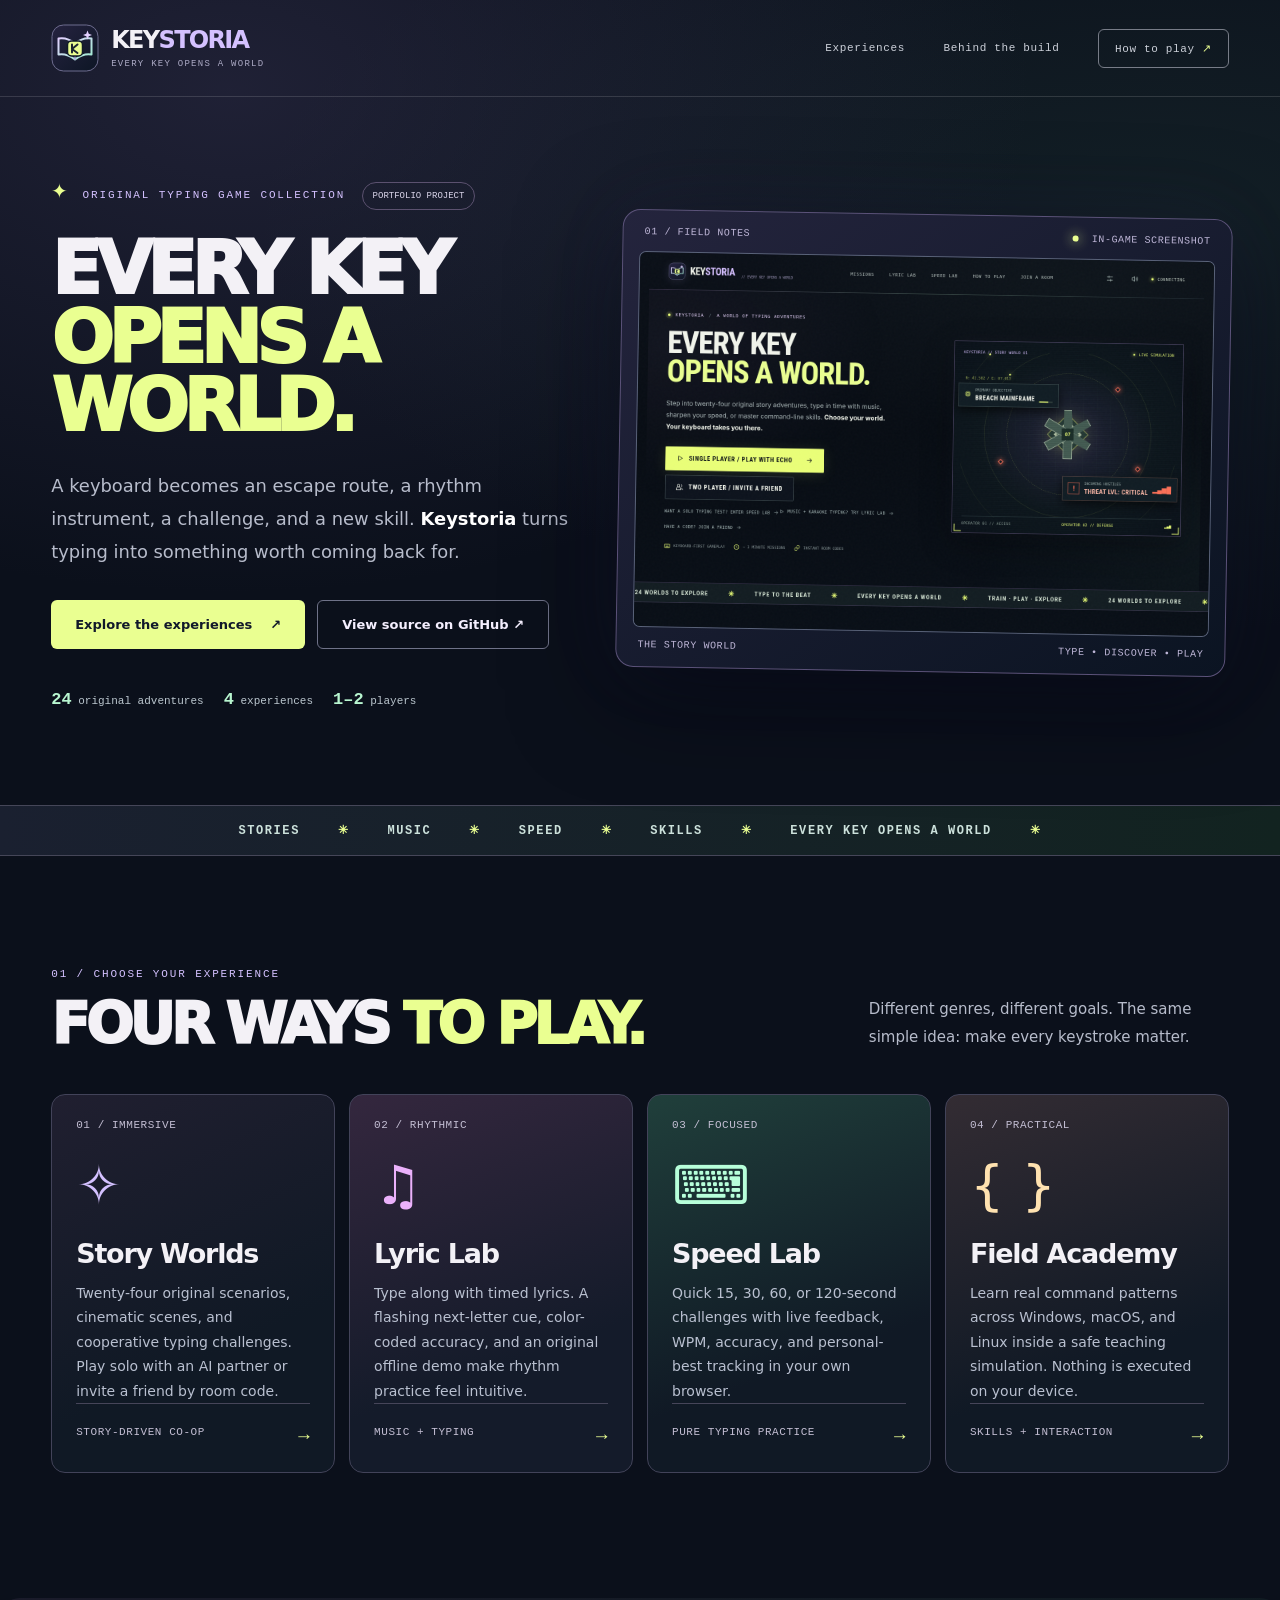
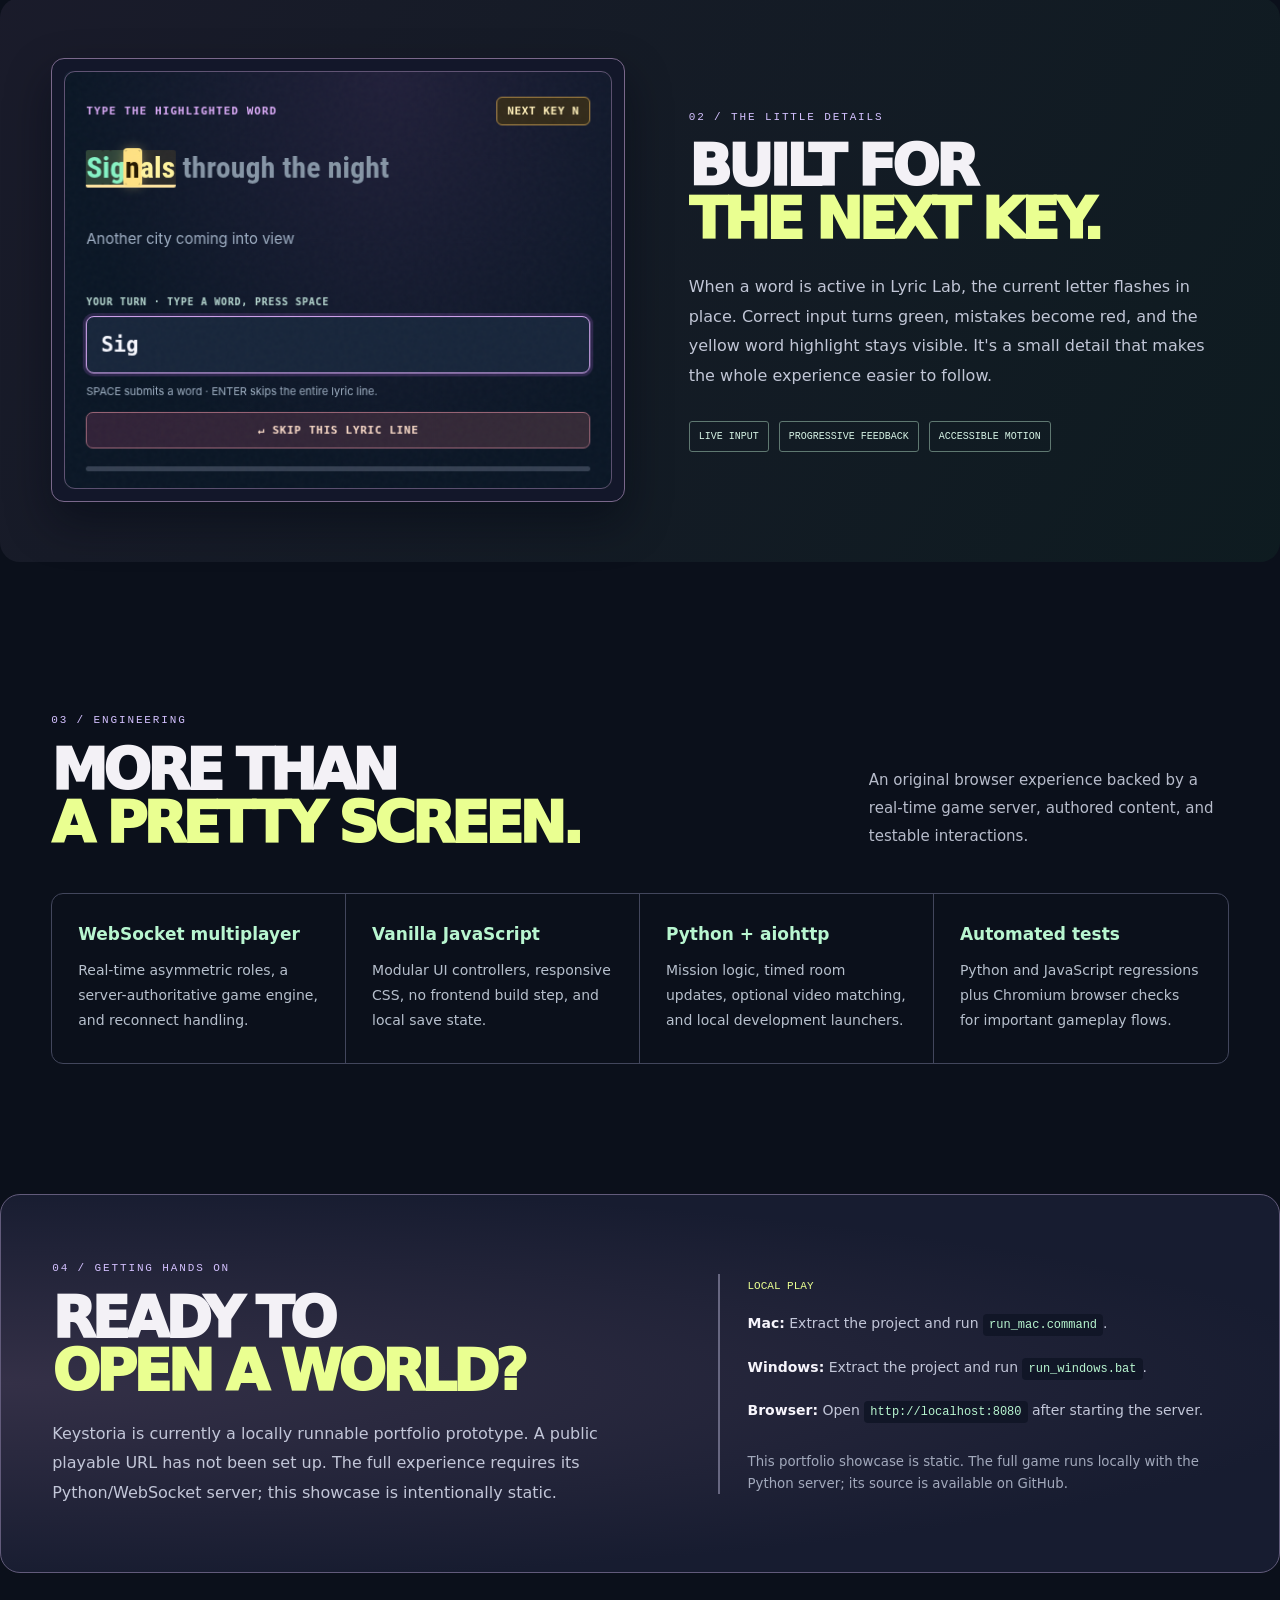
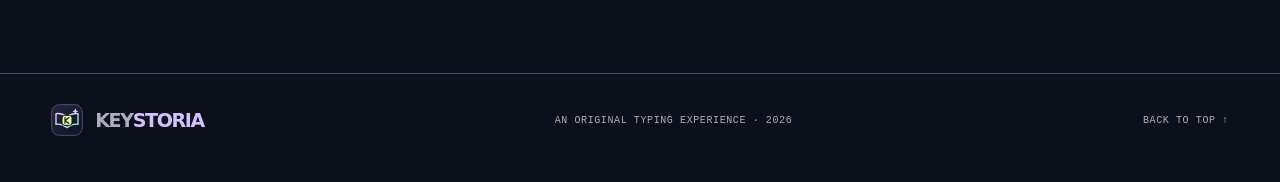
<file: index.html>
<!doctype html>
<html lang="en">
<head>
  <meta charset="utf-8">
  <meta name="viewport" content="width=device-width, initial-scale=1">
  <meta name="theme-color" content="#0b1020">
  <meta name="description" content="Keystoria: Every key opens a world. A portfolio project combining 24 cooperative typing adventures, rhythm typing, speed practice, and an interactive command academy.">
  <title>Keystoria — Every Key Opens a World</title>
  <link rel="icon" href="assets/keystoria-mark.svg" type="image/svg+xml">
  <link rel="stylesheet" href="styles.css">
</head>
<body>
  <a class="skip" href="#main">Skip to content</a>
  <header class="bar wrap">
    <a class="logo" href="#top" aria-label="Keystoria, back to top"><img src="assets/keystoria-mark.svg" width="48" height="48" alt=""><span>KEY<span class="logo-accent">STORIA</span><small>EVERY KEY OPENS A WORLD</small></span></a>
    <nav aria-label="Primary navigation"><a href="#worlds">Experiences</a><a href="#build">Behind the build</a><a class="nav-cta" href="#play">How to play <span aria-hidden="true">↗</span></a></nav>
  </header>
  <main id="main">
    <section class="hero wrap" id="top" aria-labelledby="hero-heading">
      <div class="hero-copy">
        <p class="eyebrow"><span class="star">✦</span> ORIGINAL TYPING GAME COLLECTION <span class="pill">PORTFOLIO PROJECT</span></p>
        <h1 id="hero-heading">EVERY KEY<br><em>OPENS A WORLD.</em></h1>
        <p class="intro">A keyboard becomes an escape route, a rhythm instrument, a challenge, and a new skill. <strong>Keystoria</strong> turns typing into something worth coming back for.</p>
        <div class="hero-buttons"><a class="primary" href="#worlds">Explore the experiences <span aria-hidden="true">↗</span></a><a class="secondary" href="https://github.com/MasynNay/keystoria" target="_blank" rel="noopener noreferrer">View source on GitHub ↗</a></div>
        <div class="facts" aria-label="Project highlights"><span><strong>24</strong> original adventures</span><span><strong>4</strong> experiences</span><span><strong>1–2</strong> players</span></div>
      </div>
      <div class="hero-art">
        <div class="frame-label"><span>01 / FIELD NOTES</span><span><i class="dot"></i> IN-GAME SCREENSHOT</span></div>
        <img src="assets/keystoria-home-desktop-v024.png" alt="Keystoria home screen showing the typing adventure interface and a science fiction mission with a dramatic navigation display" loading="eager" width="1440" height="940">
        <div class="caption"><span>THE STORY WORLD</span><span>TYPE • DISCOVER • PLAY</span></div>
      </div>
    </section>
    <div class="marquee" aria-hidden="true"><div>STORIES <b>✳</b> MUSIC <b>✳</b> SPEED <b>✳</b> SKILLS <b>✳</b> EVERY KEY OPENS A WORLD <b>✳</b></div></div>
    <section class="section wrap" id="worlds" aria-labelledby="worlds-heading">
      <div class="section-header"><div><p class="eyebrow">01 / CHOOSE YOUR EXPERIENCE</p><h2 id="worlds-heading">FOUR WAYS <em>TO PLAY.</em></h2></div><p>Different genres, different goals. The same simple idea: make every keystroke matter.</p></div>
      <div class="modes">
        <article class="mode mode-story"><span class="mode-index">01 / IMMERSIVE</span><div class="mode-icon" aria-hidden="true">✧</div><h3>Story Worlds</h3><p>Twenty-four original scenarios, cinematic scenes, and cooperative typing challenges. Play solo with an AI partner or invite a friend by room code.</p><span class="mode-foot">STORY-DRIVEN CO-OP <b>→</b></span></article>
        <article class="mode mode-music"><span class="mode-index">02 / RHYTHMIC</span><div class="mode-icon" aria-hidden="true">♫</div><h3>Lyric Lab</h3><p>Type along with timed lyrics. A flashing next-letter cue, color-coded accuracy, and an original offline demo make rhythm practice feel intuitive.</p><span class="mode-foot">MUSIC + TYPING <b>→</b></span></article>
        <article class="mode mode-speed"><span class="mode-index">03 / FOCUSED</span><div class="mode-icon" aria-hidden="true">⌨</div><h3>Speed Lab</h3><p>Quick 15, 30, 60, or 120-second challenges with live feedback, WPM, accuracy, and personal-best tracking in your own browser.</p><span class="mode-foot">PURE TYPING PRACTICE <b>→</b></span></article>
        <article class="mode mode-academy"><span class="mode-index">04 / PRACTICAL</span><div class="mode-icon" aria-hidden="true">{ }</div><h3>Field Academy</h3><p>Learn real command patterns across Windows, macOS, and Linux inside a safe teaching simulation. Nothing is executed on your device.</p><span class="mode-foot">SKILLS + INTERACTION <b>→</b></span></article>
      </div>
    </section>
    <section class="spotlight wrap" aria-labelledby="spotlight-heading">
      <div class="spotlight-image"><img src="assets/lyric-next-key-desktop-v023.png" alt="Lyric Lab highlighting a current lyric and the next letter to type" loading="lazy"></div>
      <div class="spotlight-copy"><p class="eyebrow">02 / THE LITTLE DETAILS</p><h2 id="spotlight-heading">BUILT FOR<br><em>THE NEXT KEY.</em></h2><p>When a word is active in Lyric Lab, the current letter flashes in place. Correct input turns green, mistakes become red, and the yellow word highlight stays visible. It's a small detail that makes the whole experience easier to follow.</p><div class="note"><span>LIVE INPUT</span><span>PROGRESSIVE FEEDBACK</span><span>ACCESSIBLE MOTION</span></div></div>
    </section>
    <section class="section wrap" id="build" aria-labelledby="build-heading"><div class="section-header"><div><p class="eyebrow">03 / ENGINEERING</p><h2 id="build-heading">MORE THAN<br><em>A PRETTY SCREEN.</em></h2></div><p>An original browser experience backed by a real-time game server, authored content, and testable interactions.</p></div><div class="tech"><div><strong>WebSocket multiplayer</strong><p>Real-time asymmetric roles, a server-authoritative game engine, and reconnect handling.</p></div><div><strong>Vanilla JavaScript</strong><p>Modular UI controllers, responsive CSS, no frontend build step, and local save state.</p></div><div><strong>Python + aiohttp</strong><p>Mission logic, timed room updates, optional video matching, and local development launchers.</p></div><div><strong>Automated tests</strong><p>Python and JavaScript regressions plus Chromium browser checks for important gameplay flows.</p></div></div></section>
    <section class="callout wrap" id="play" aria-labelledby="play-heading"><div><p class="eyebrow">04 / GETTING HANDS ON</p><h2 id="play-heading">READY TO<br><em>OPEN A WORLD?</em></h2><p>Keystoria is currently a locally runnable portfolio prototype. A public playable URL has not been set up. The full experience requires its Python/WebSocket server; this showcase is intentionally static.</p></div><div class="steps"><span>LOCAL PLAY</span><p><strong>Mac:</strong> Extract the project and run <code>run_mac.command</code>.</p><p><strong>Windows:</strong> Extract the project and run <code>run_windows.bat</code>.</p><p><strong>Browser:</strong> Open <code>http://localhost:8080</code> after starting the server.</p><small>This portfolio showcase is static. The full game runs locally with the Python server; its source is available on <a href="https://github.com/MasynNay/keystoria" target="_blank" rel="noopener noreferrer">GitHub</a>.</small></div></section>
  </main>
  <footer class="wrap footer"><div class="logo"><img src="assets/keystoria-mark.svg" width="32" height="32" alt=""><span>KEY<span class="logo-accent">STORIA</span></span></div><p>AN ORIGINAL TYPING EXPERIENCE · 2026</p><a href="#top">BACK TO TOP ↑</a></footer>
</body>
</html>
</file>
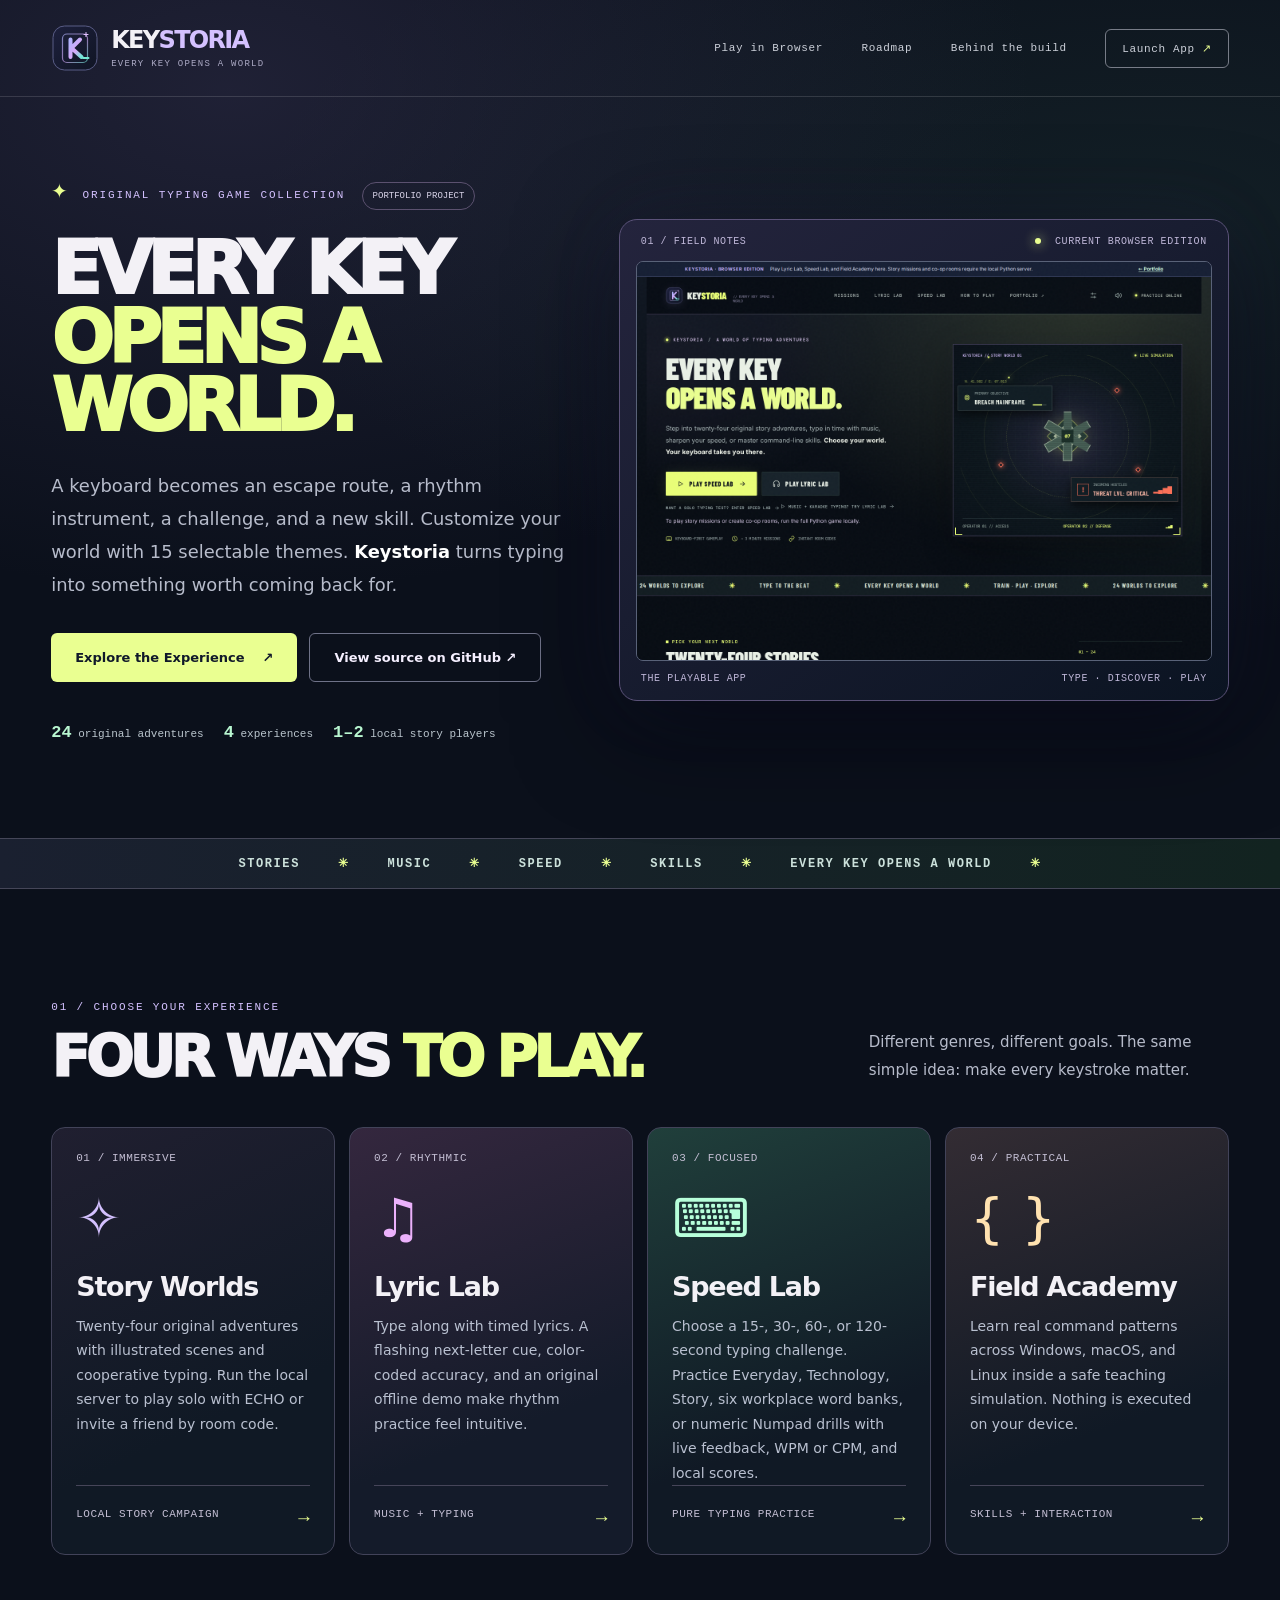
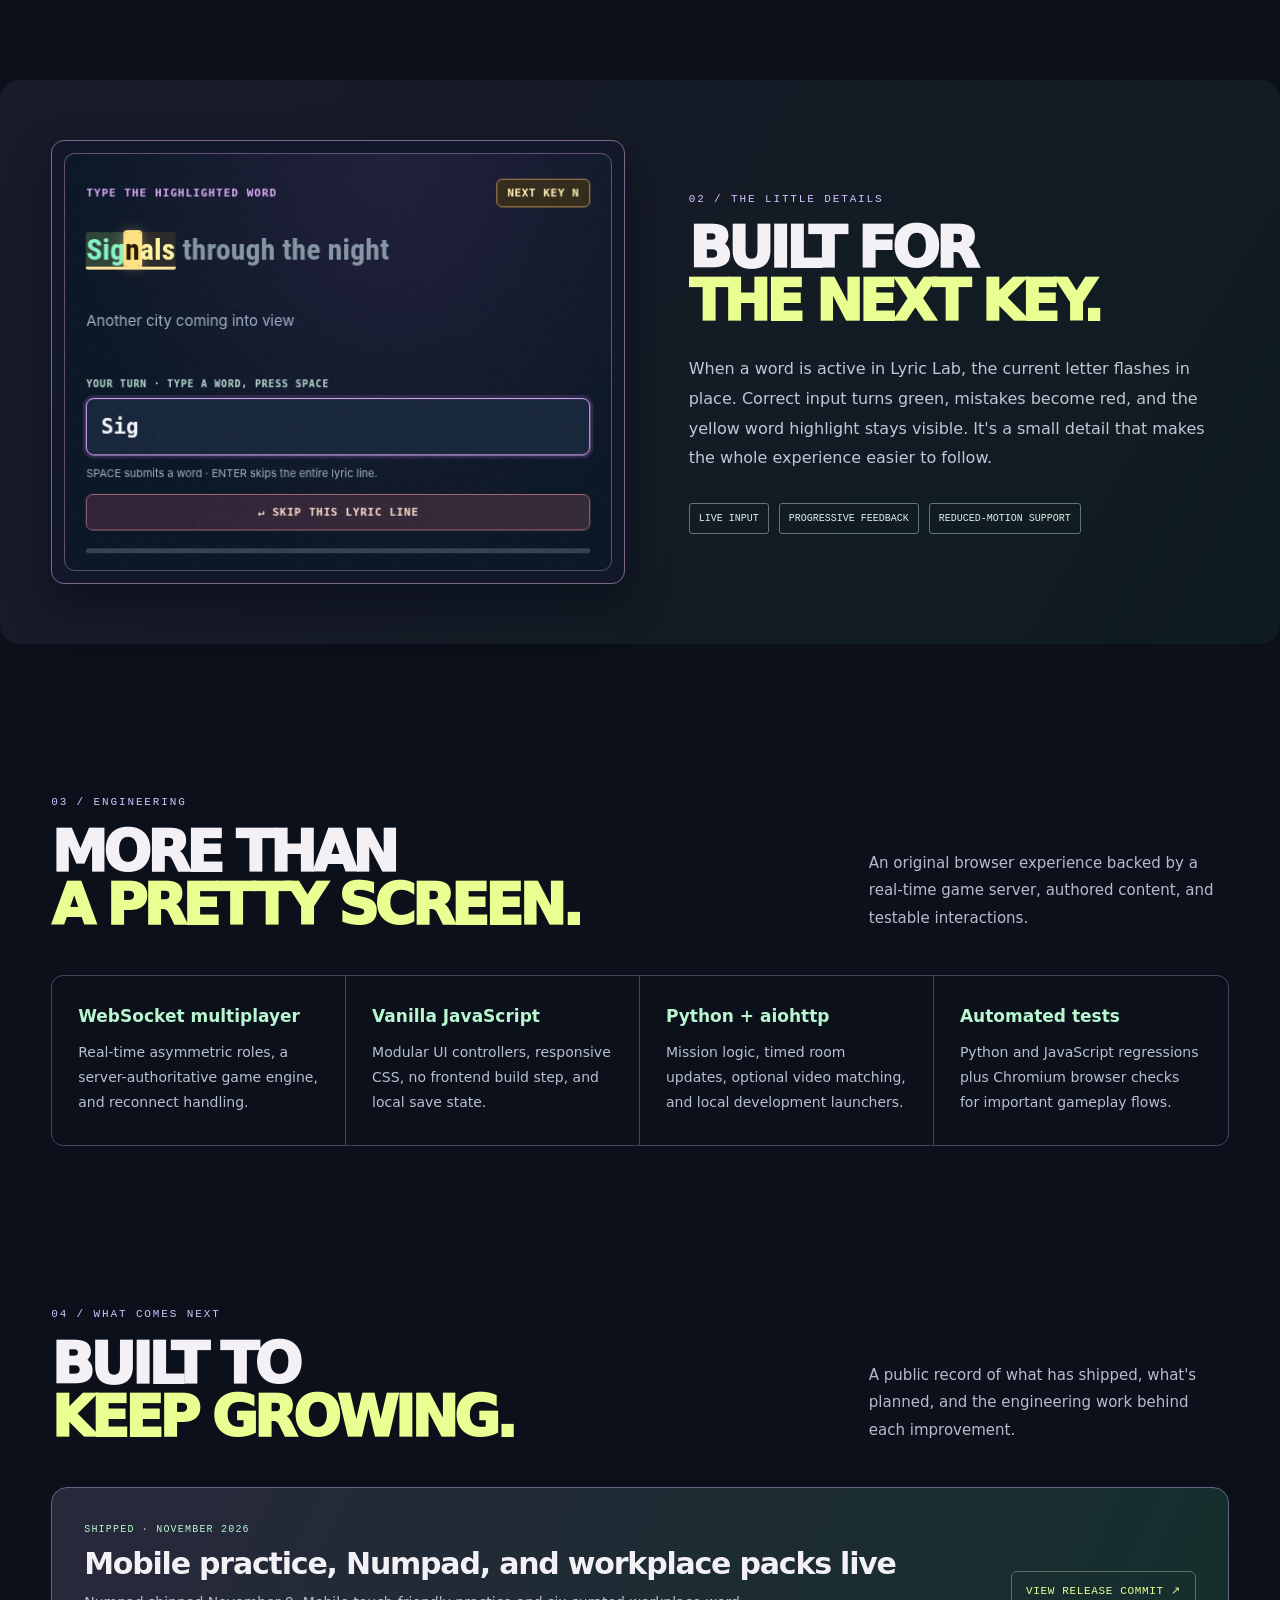
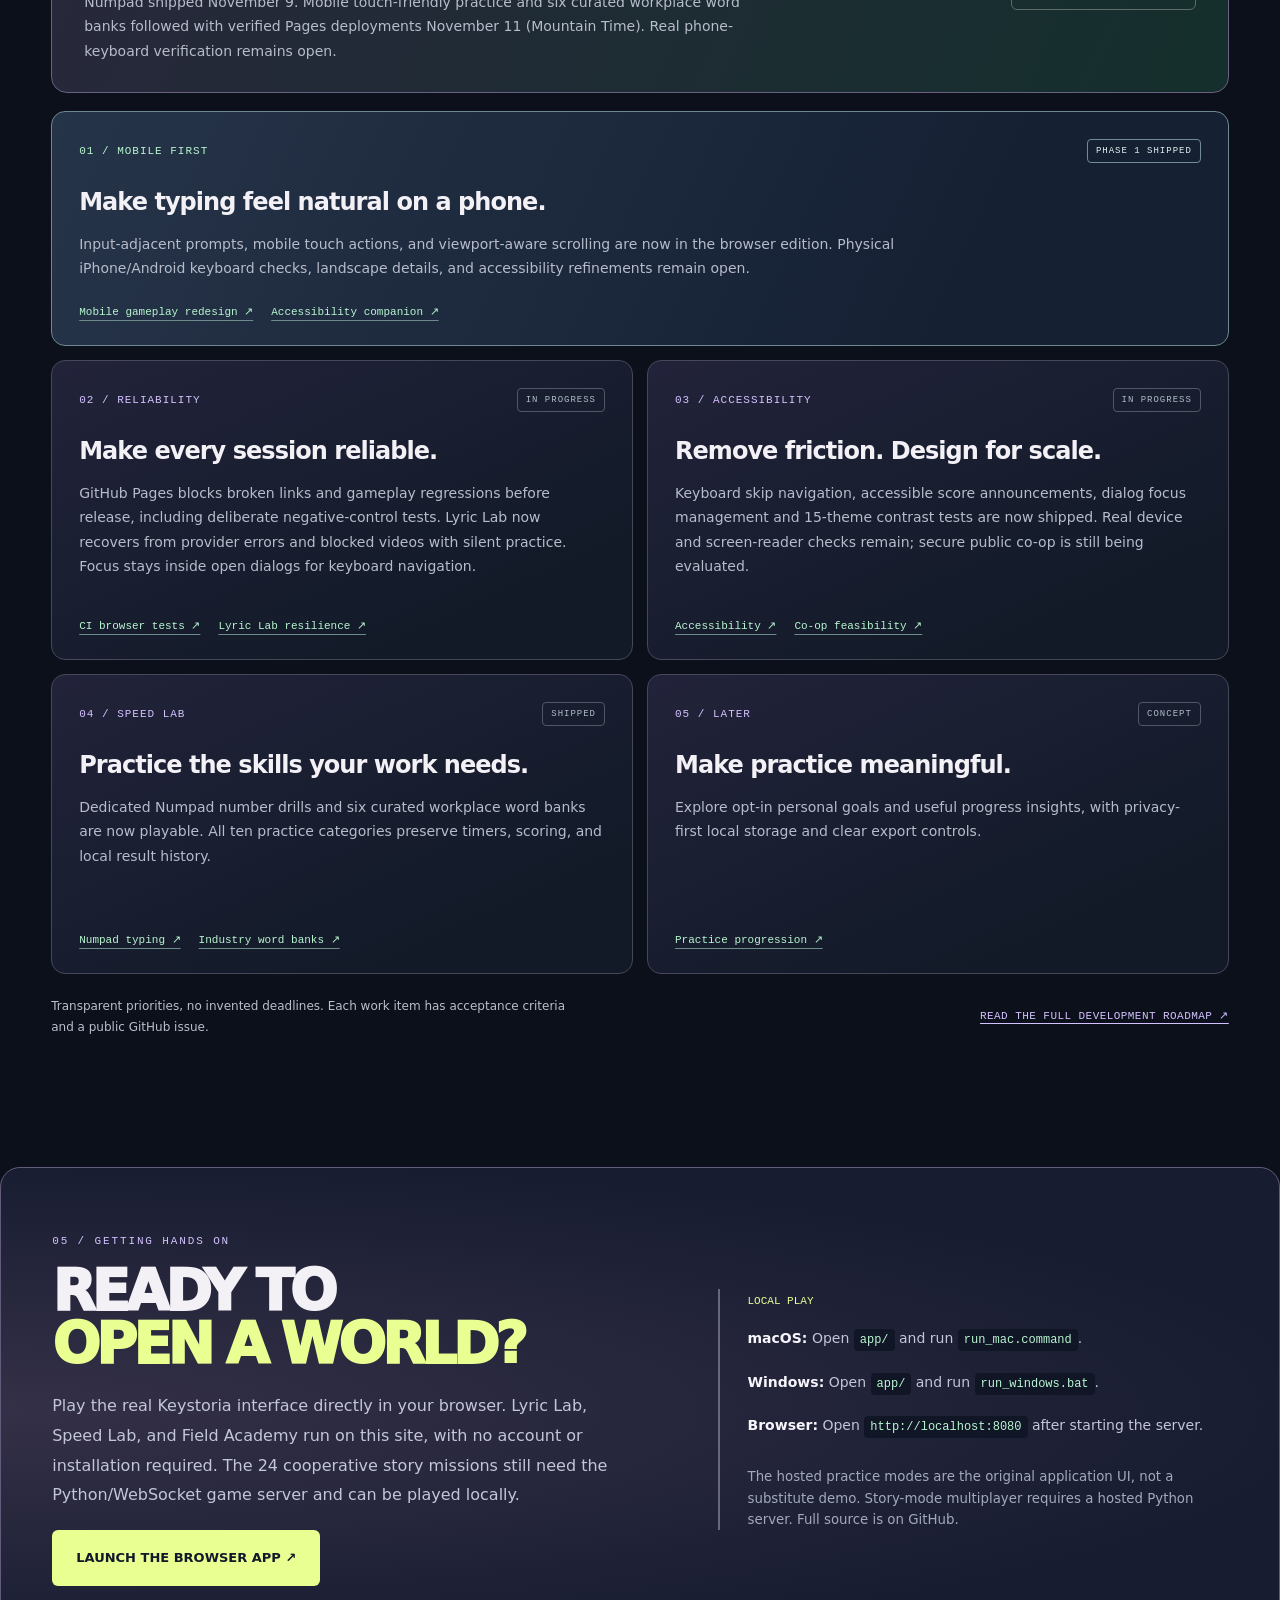
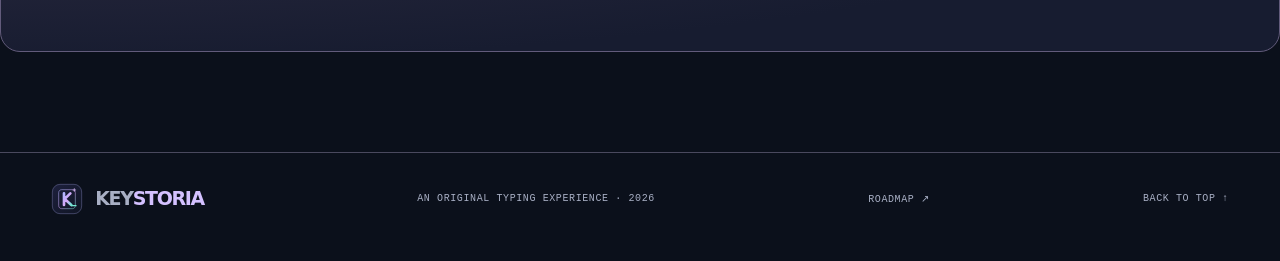
<file: site/index.html>
<!doctype html>
<html lang="en">
<head>
  <meta charset="utf-8">
  <meta name="viewport" content="width=device-width, initial-scale=1">
  <meta name="theme-color" content="#0b1020">
  <meta name="description" content="Keystoria is an interactive typing adventure with 24 local story missions, browser-based lyric and speed challenges, and practical command-line exercises.">
  <title>Keystoria — Every Key Opens a World</title>
  <link rel="icon" href="assets/keystoria-mark.svg" type="image/svg+xml">
  <link rel="stylesheet" href="styles.css">
</head>
<body>
  <a class="skip" href="#main">Skip to content</a>
  <header class="bar wrap">
    <a class="logo" href="#top" aria-label="Keystoria, back to top"><img src="assets/keystoria-mark.svg" width="48" height="48" alt=""><span>KEY<span class="logo-accent">STORIA</span><small>EVERY KEY OPENS A WORLD</small></span></a>
    <nav aria-label="Primary navigation"><a href="play/">Play in Browser</a><a href="#roadmap">Roadmap</a><a href="#build">Behind the build</a><a class="nav-cta" href="play/">Launch App <span aria-hidden="true">↗</span></a></nav>
  </header>
  <main id="main">
    <section class="hero wrap" id="top" aria-labelledby="hero-heading">
      <div class="hero-copy">
        <p class="eyebrow"><span class="star">✦</span> ORIGINAL TYPING GAME COLLECTION <span class="pill">PORTFOLIO PROJECT</span></p>
        <h1 id="hero-heading">EVERY KEY<br><em>OPENS A WORLD.</em></h1>
        <p class="intro">A keyboard becomes an escape route, a rhythm instrument, a challenge, and a new skill. Customize your world with 15 selectable themes. <strong>Keystoria</strong> turns typing into something worth coming back for.</p>
        <div class="hero-buttons"><a class="primary" href="play/">Explore the Experience <span aria-hidden="true">↗</span></a><a class="secondary" href="https://github.com/MasynNay/Keystoria" target="_blank" rel="noopener noreferrer">View source on GitHub ↗</a></div>
        <div class="facts" aria-label="Project highlights"><span><strong>24</strong> original adventures</span><span><strong>4</strong> experiences</span><span><strong>1–2</strong> local story players</span></div>
      </div>
      <div class="hero-art">
        <div class="frame-label"><span>01 / FIELD NOTES</span><span><i class="dot"></i> CURRENT BROWSER EDITION</span></div>
        <img src="assets/keystoria-browser-home-current.png" alt="Current playable Keystoria browser interface with the updated K logo and practice mode controls" loading="eager" width="1440" height="1000">
        <div class="caption"><span>THE PLAYABLE APP</span><span>TYPE · DISCOVER · PLAY</span></div>
      </div>
    </section>
    <div class="marquee" aria-hidden="true"><div>STORIES <b>✳</b> MUSIC <b>✳</b> SPEED <b>✳</b> SKILLS <b>✳</b> EVERY KEY OPENS A WORLD <b>✳</b></div></div>
    <section class="section wrap" id="worlds" aria-labelledby="worlds-heading">
      <div class="section-header"><div><p class="eyebrow">01 / CHOOSE YOUR EXPERIENCE</p><h2 id="worlds-heading">FOUR WAYS <em>TO PLAY.</em></h2></div><p>Different genres, different goals. The same simple idea: make every keystroke matter.</p></div>
      <div class="modes">
        <article class="mode mode-story"><span class="mode-index">01 / IMMERSIVE</span><div class="mode-icon" aria-hidden="true">✧</div><h3>Story Worlds</h3><p>Twenty-four original adventures with illustrated scenes and cooperative typing. Run the local server to play solo with ECHO or invite a friend by room code.</p><span class="mode-foot">LOCAL STORY CAMPAIGN <b>→</b></span></article>
        <article class="mode mode-music"><span class="mode-index">02 / RHYTHMIC</span><div class="mode-icon" aria-hidden="true">♫</div><h3>Lyric Lab</h3><p>Type along with timed lyrics. A flashing next-letter cue, color-coded accuracy, and an original offline demo make rhythm practice feel intuitive.</p><span class="mode-foot">MUSIC + TYPING <b>→</b></span></article>
        <article class="mode mode-speed"><span class="mode-index">03 / FOCUSED</span><div class="mode-icon" aria-hidden="true">⌨</div><h3>Speed Lab</h3><p>Choose a 15-, 30-, 60-, or 120-second typing challenge. Practice Everyday, Technology, Story, six workplace word banks, or numeric Numpad drills with live feedback, WPM or CPM, and local scores.</p><span class="mode-foot">PURE TYPING PRACTICE <b>→</b></span></article>
        <article class="mode mode-academy"><span class="mode-index">04 / PRACTICAL</span><div class="mode-icon" aria-hidden="true">{ }</div><h3>Field Academy</h3><p>Learn real command patterns across Windows, macOS, and Linux inside a safe teaching simulation. Nothing is executed on your device.</p><span class="mode-foot">SKILLS + INTERACTION <b>→</b></span></article>
      </div>
    </section>
    <section class="spotlight wrap" aria-labelledby="spotlight-heading">
      <div class="spotlight-image"><img src="assets/lyric-next-key-desktop-v023.png" alt="Lyric Lab highlighting a current lyric and the next letter to type" loading="lazy"></div>
      <div class="spotlight-copy"><p class="eyebrow">02 / THE LITTLE DETAILS</p><h2 id="spotlight-heading">BUILT FOR<br><em>THE NEXT KEY.</em></h2><p>When a word is active in Lyric Lab, the current letter flashes in place. Correct input turns green, mistakes become red, and the yellow word highlight stays visible. It's a small detail that makes the whole experience easier to follow.</p><div class="note"><span>LIVE INPUT</span><span>PROGRESSIVE FEEDBACK</span><span>REDUCED-MOTION SUPPORT</span></div></div>
    </section>
    <section class="section wrap" id="build" aria-labelledby="build-heading"><div class="section-header"><div><p class="eyebrow">03 / ENGINEERING</p><h2 id="build-heading">MORE THAN<br><em>A PRETTY SCREEN.</em></h2></div><p>An original browser experience backed by a real-time game server, authored content, and testable interactions.</p></div><div class="tech"><div><strong>WebSocket multiplayer</strong><p>Real-time asymmetric roles, a server-authoritative game engine, and reconnect handling.</p></div><div><strong>Vanilla JavaScript</strong><p>Modular UI controllers, responsive CSS, no frontend build step, and local save state.</p></div><div><strong>Python + aiohttp</strong><p>Mission logic, timed room updates, optional video matching, and local development launchers.</p></div><div><strong>Automated tests</strong><p>Python and JavaScript regressions plus Chromium browser checks for important gameplay flows.</p></div></div></section>

    <section class="section wrap roadmap-section" id="roadmap" aria-labelledby="roadmap-heading">
      <div class="section-header"><div><p class="eyebrow">04 / WHAT COMES NEXT</p><h2 id="roadmap-heading">BUILT TO<br><em>KEEP GROWING.</em></h2></div><p>A public record of what has shipped, what's planned, and the engineering work behind each improvement.</p></div>
      <div class="roadmap-release" aria-label="Recently shipped">
        <div><span class="roadmap-kicker">SHIPPED · NOVEMBER 2026</span><h3>Mobile practice, Numpad, and workplace packs live</h3><p>Numpad shipped November 9. Mobile touch-friendly practice and six curated workplace word banks followed with verified Pages deployments November 11 (Mountain Time). Real phone-keyboard verification remains open.</p></div>
        <a href="https://github.com/MasynNay/Keystoria/commit/77f85619f3bba393d2d0838a6f6e2b68df3030cf" target="_blank" rel="noopener noreferrer" aria-label="View workplace vocabulary release commit">VIEW RELEASE COMMIT ↗</a>
      </div>
      <div class="roadmap-grid">
        <article class="roadmap-card roadmap-card--priority">
          <div class="roadmap-top"><span class="roadmap-phase">01 / MOBILE FIRST</span><span class="roadmap-state">PHASE 1 SHIPPED</span></div>
          <h3>Make typing feel natural on a phone.</h3>
          <p>Input-adjacent prompts, mobile touch actions, and viewport-aware scrolling are now in the browser edition. Physical iPhone/Android keyboard checks, landscape details, and accessibility refinements remain open.</p>
          <div class="roadmap-links"><a href="https://github.com/MasynNay/Keystoria/issues/11" target="_blank" rel="noopener noreferrer">Mobile gameplay redesign ↗</a><a href="https://github.com/MasynNay/Keystoria/issues/3" target="_blank" rel="noopener noreferrer">Accessibility companion ↗</a></div>
        </article>
        <article class="roadmap-card">
          <div class="roadmap-top"><span class="roadmap-phase">02 / RELIABILITY</span><span class="roadmap-state">IN PROGRESS</span></div>
          <h3>Make every session reliable.</h3>
          <p>GitHub Pages blocks broken links and gameplay regressions before release, including deliberate negative-control tests. Lyric Lab now recovers from provider errors and blocked videos with silent practice. Focus stays inside open dialogs for keyboard navigation.</p>
          <div class="roadmap-links"><a href="https://github.com/MasynNay/Keystoria/issues/1" target="_blank" rel="noopener noreferrer">CI browser tests ↗</a><a href="https://github.com/MasynNay/Keystoria/issues/2" target="_blank" rel="noopener noreferrer">Lyric Lab resilience ↗</a></div>
        </article>
        <article class="roadmap-card">
          <div class="roadmap-top"><span class="roadmap-phase">03 / ACCESSIBILITY</span><span class="roadmap-state">IN PROGRESS</span></div>
          <h3>Remove friction. Design for scale.</h3>
          <p>Keyboard skip navigation, accessible score announcements, dialog focus management and 15-theme contrast tests are now shipped. Real device and screen-reader checks remain; secure public co-op is still being evaluated.</p>
          <div class="roadmap-links"><a href="https://github.com/MasynNay/Keystoria/issues/3" target="_blank" rel="noopener noreferrer">Accessibility ↗</a><a href="https://github.com/MasynNay/Keystoria/issues/4" target="_blank" rel="noopener noreferrer">Co-op feasibility ↗</a></div>
        </article>
        <article class="roadmap-card">
          <div class="roadmap-top"><span class="roadmap-phase">04 / SPEED LAB</span><span class="roadmap-state">SHIPPED</span></div>
          <h3>Practice the skills your work needs.</h3>
          <p>Dedicated Numpad number drills and six curated workplace word banks are now playable. All ten practice categories preserve timers, scoring, and local result history.</p>
          <div class="roadmap-links"><a href="https://github.com/MasynNay/Keystoria/issues/6" target="_blank" rel="noopener noreferrer">Numpad typing ↗</a><a href="https://github.com/MasynNay/Keystoria/issues/7" target="_blank" rel="noopener noreferrer">Industry word banks ↗</a></div>
        </article>
        <article class="roadmap-card">
          <div class="roadmap-top"><span class="roadmap-phase">05 / LATER</span><span class="roadmap-state">CONCEPT</span></div>
          <h3>Make practice meaningful.</h3>
          <p>Explore opt-in personal goals and useful progress insights, with privacy-first local storage and clear export controls.</p>
          <div class="roadmap-links"><a href="https://github.com/MasynNay/Keystoria/issues/5" target="_blank" rel="noopener noreferrer">Practice progression ↗</a></div>
        </article>
      </div>
      <div class="roadmap-bottom"><span>Transparent priorities, no invented deadlines. Each work item has acceptance criteria and a public GitHub issue.</span><a href="https://github.com/MasynNay/Keystoria/blob/main/docs/ROADMAP.md" target="_blank" rel="noopener noreferrer">READ THE FULL DEVELOPMENT ROADMAP ↗</a></div>
    </section>
    <section class="callout wrap" id="play" aria-labelledby="play-heading"><div><p class="eyebrow">05 / GETTING HANDS ON</p><h2 id="play-heading">READY TO<br><em>OPEN A WORLD?</em></h2><p>Play the real Keystoria interface directly in your browser. Lyric Lab, Speed Lab, and Field Academy run on this site, with no account or installation required. The 24 cooperative story missions still need the Python/WebSocket game server and can be played locally.</p><p><a class="primary" href="play/">LAUNCH THE BROWSER APP ↗</a></p></div><div class="steps"><span>LOCAL PLAY</span><p><strong>macOS:</strong> Open <code>app/</code> and run <code>run_mac.command</code>.</p><p><strong>Windows:</strong> Open <code>app/</code> and run <code>run_windows.bat</code>.</p><p><strong>Browser:</strong> Open <code>http://localhost:8080</code> after starting the server.</p><small>The hosted practice modes are the original application UI, not a substitute demo. Story-mode multiplayer requires a hosted Python server. Full source is on <a href="https://github.com/MasynNay/Keystoria" target="_blank" rel="noopener noreferrer">GitHub</a>.</small></div></section>
  </main>
  <footer class="wrap footer"><div class="logo"><img src="assets/keystoria-mark.svg" width="32" height="32" alt=""><span>KEY<span class="logo-accent">STORIA</span></span></div><p>AN ORIGINAL TYPING EXPERIENCE · 2026</p><a href="#roadmap">ROADMAP ↗</a><a href="#top">BACK TO TOP ↑</a></footer>
</body>
</html>
</file>
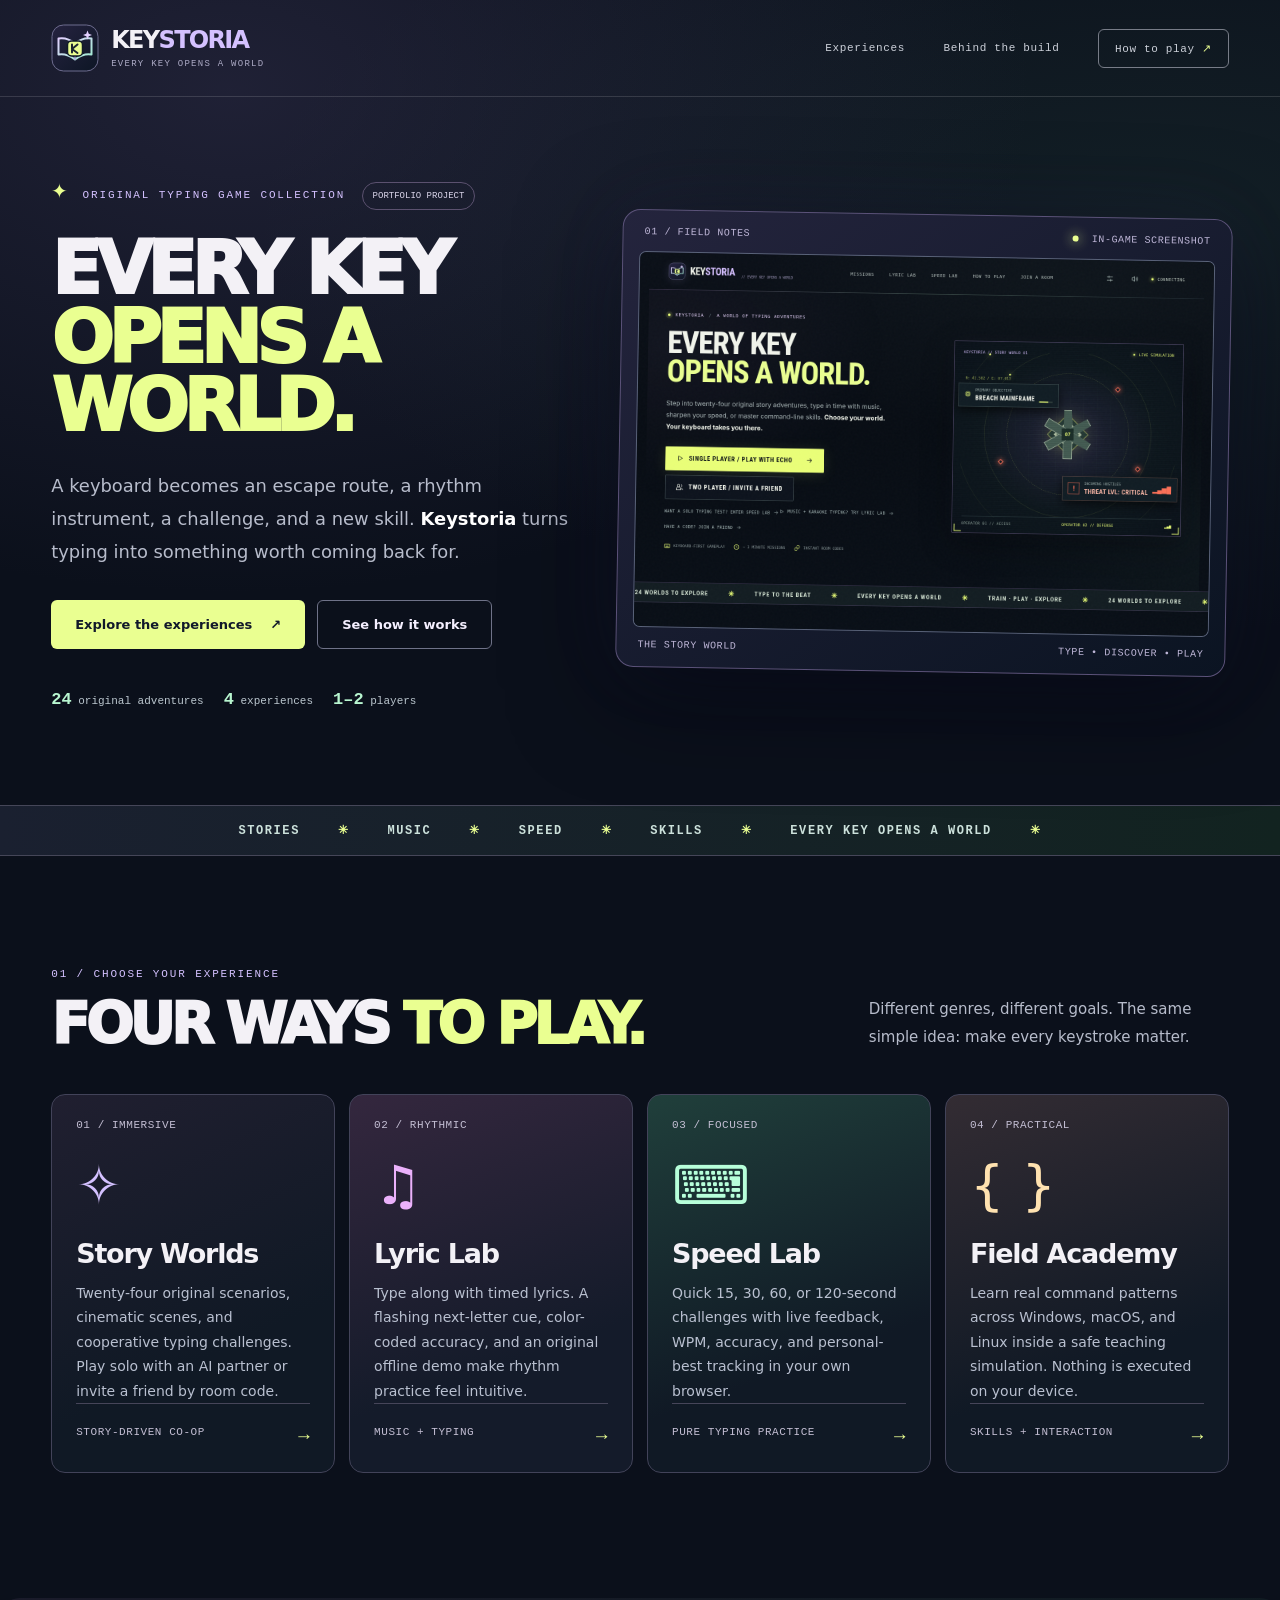
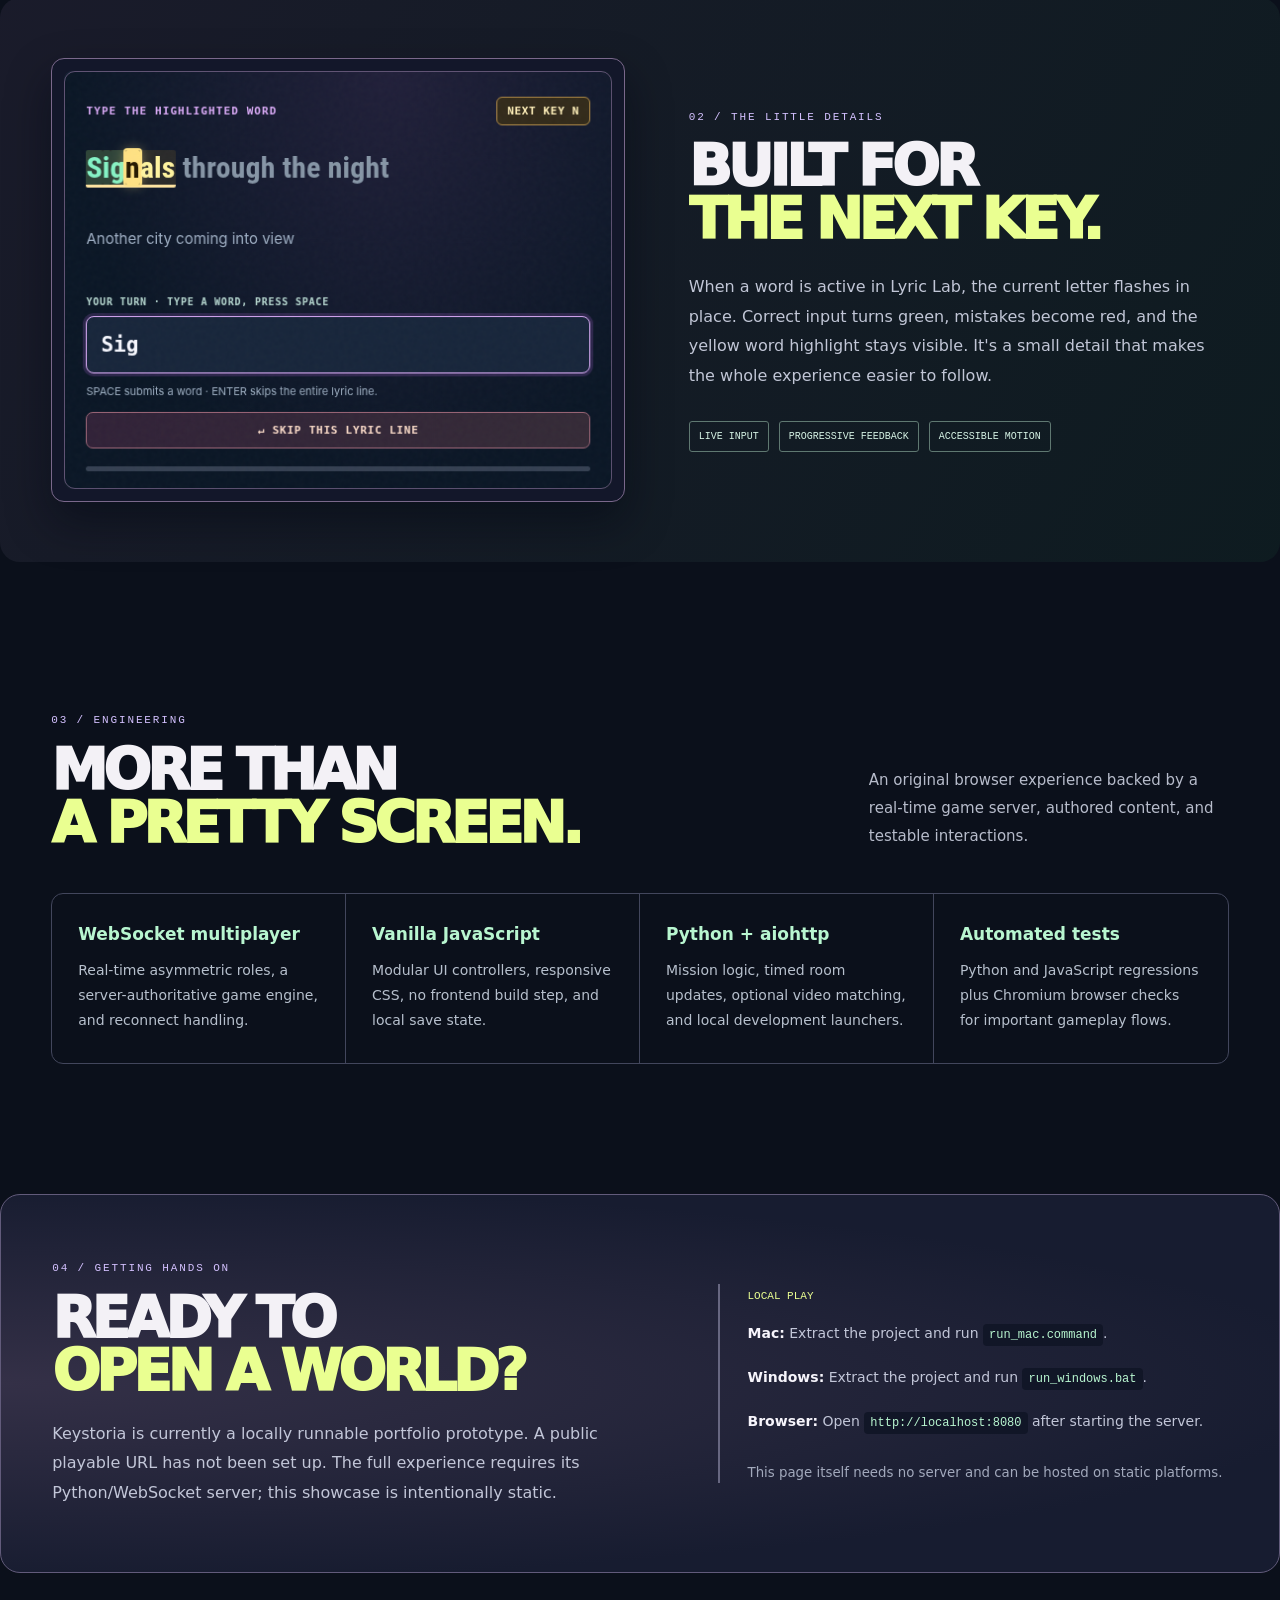
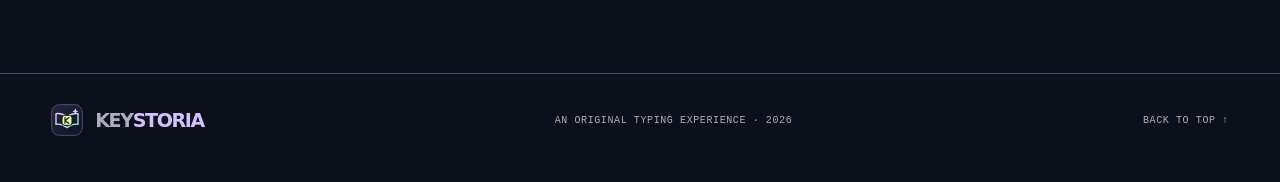
<file: app/portfolio/index.html>
<!doctype html>
<html lang="en">
<head>
  <meta charset="utf-8">
  <meta name="viewport" content="width=device-width, initial-scale=1">
  <meta name="theme-color" content="#0b1020">
  <meta name="description" content="Keystoria: Every key opens a world. A portfolio project combining 24 cooperative typing adventures, rhythm typing, speed practice, and an interactive command academy.">
  <title>Keystoria — Every Key Opens a World</title>
  <link rel="icon" href="assets/keystoria-mark.svg" type="image/svg+xml">
  <link rel="stylesheet" href="styles.css">
</head>
<body>
  <a class="skip" href="#main">Skip to content</a>
  <header class="bar wrap">
    <a class="logo" href="#top" aria-label="Keystoria, back to top"><img src="assets/keystoria-mark.svg" width="48" height="48" alt=""><span>KEY<span class="logo-accent">STORIA</span><small>EVERY KEY OPENS A WORLD</small></span></a>
    <nav aria-label="Primary navigation"><a href="#worlds">Experiences</a><a href="#build">Behind the build</a><a class="nav-cta" href="#play">How to play <span aria-hidden="true">↗</span></a></nav>
  </header>
  <main id="main">
    <section class="hero wrap" id="top" aria-labelledby="hero-heading">
      <div class="hero-copy">
        <p class="eyebrow"><span class="star">✦</span> ORIGINAL TYPING GAME COLLECTION <span class="pill">PORTFOLIO PROJECT</span></p>
        <h1 id="hero-heading">EVERY KEY<br><em>OPENS A WORLD.</em></h1>
        <p class="intro">A keyboard becomes an escape route, a rhythm instrument, a challenge, and a new skill. <strong>Keystoria</strong> turns typing into something worth coming back for.</p>
        <div class="hero-buttons"><a class="primary" href="#worlds">Explore the experiences <span aria-hidden="true">↗</span></a><a class="secondary" href="#build">See how it works</a></div>
        <div class="facts" aria-label="Project highlights"><span><strong>24</strong> original adventures</span><span><strong>4</strong> experiences</span><span><strong>1–2</strong> players</span></div>
      </div>
      <div class="hero-art">
        <div class="frame-label"><span>01 / FIELD NOTES</span><span><i class="dot"></i> IN-GAME SCREENSHOT</span></div>
        <img src="assets/keystoria-home-desktop-v024.png" alt="Keystoria home screen showing the typing adventure interface and a science fiction mission with a dramatic navigation display" loading="eager" width="1440" height="940">
        <div class="caption"><span>THE STORY WORLD</span><span>TYPE • DISCOVER • PLAY</span></div>
      </div>
    </section>
    <div class="marquee" aria-hidden="true"><div>STORIES <b>✳</b> MUSIC <b>✳</b> SPEED <b>✳</b> SKILLS <b>✳</b> EVERY KEY OPENS A WORLD <b>✳</b></div></div>
    <section class="section wrap" id="worlds" aria-labelledby="worlds-heading">
      <div class="section-header"><div><p class="eyebrow">01 / CHOOSE YOUR EXPERIENCE</p><h2 id="worlds-heading">FOUR WAYS <em>TO PLAY.</em></h2></div><p>Different genres, different goals. The same simple idea: make every keystroke matter.</p></div>
      <div class="modes">
        <article class="mode mode-story"><span class="mode-index">01 / IMMERSIVE</span><div class="mode-icon" aria-hidden="true">✧</div><h3>Story Worlds</h3><p>Twenty-four original scenarios, cinematic scenes, and cooperative typing challenges. Play solo with an AI partner or invite a friend by room code.</p><span class="mode-foot">STORY-DRIVEN CO-OP <b>→</b></span></article>
        <article class="mode mode-music"><span class="mode-index">02 / RHYTHMIC</span><div class="mode-icon" aria-hidden="true">♫</div><h3>Lyric Lab</h3><p>Type along with timed lyrics. A flashing next-letter cue, color-coded accuracy, and an original offline demo make rhythm practice feel intuitive.</p><span class="mode-foot">MUSIC + TYPING <b>→</b></span></article>
        <article class="mode mode-speed"><span class="mode-index">03 / FOCUSED</span><div class="mode-icon" aria-hidden="true">⌨</div><h3>Speed Lab</h3><p>Quick 15, 30, 60, or 120-second challenges with live feedback, WPM, accuracy, and personal-best tracking in your own browser.</p><span class="mode-foot">PURE TYPING PRACTICE <b>→</b></span></article>
        <article class="mode mode-academy"><span class="mode-index">04 / PRACTICAL</span><div class="mode-icon" aria-hidden="true">{ }</div><h3>Field Academy</h3><p>Learn real command patterns across Windows, macOS, and Linux inside a safe teaching simulation. Nothing is executed on your device.</p><span class="mode-foot">SKILLS + INTERACTION <b>→</b></span></article>
      </div>
    </section>
    <section class="spotlight wrap" aria-labelledby="spotlight-heading">
      <div class="spotlight-image"><img src="assets/lyric-next-key-desktop-v023.png" alt="Lyric Lab highlighting a current lyric and the next letter to type" loading="lazy"></div>
      <div class="spotlight-copy"><p class="eyebrow">02 / THE LITTLE DETAILS</p><h2 id="spotlight-heading">BUILT FOR<br><em>THE NEXT KEY.</em></h2><p>When a word is active in Lyric Lab, the current letter flashes in place. Correct input turns green, mistakes become red, and the yellow word highlight stays visible. It's a small detail that makes the whole experience easier to follow.</p><div class="note"><span>LIVE INPUT</span><span>PROGRESSIVE FEEDBACK</span><span>ACCESSIBLE MOTION</span></div></div>
    </section>
    <section class="section wrap" id="build" aria-labelledby="build-heading"><div class="section-header"><div><p class="eyebrow">03 / ENGINEERING</p><h2 id="build-heading">MORE THAN<br><em>A PRETTY SCREEN.</em></h2></div><p>An original browser experience backed by a real-time game server, authored content, and testable interactions.</p></div><div class="tech"><div><strong>WebSocket multiplayer</strong><p>Real-time asymmetric roles, a server-authoritative game engine, and reconnect handling.</p></div><div><strong>Vanilla JavaScript</strong><p>Modular UI controllers, responsive CSS, no frontend build step, and local save state.</p></div><div><strong>Python + aiohttp</strong><p>Mission logic, timed room updates, optional video matching, and local development launchers.</p></div><div><strong>Automated tests</strong><p>Python and JavaScript regressions plus Chromium browser checks for important gameplay flows.</p></div></div></section>
    <section class="callout wrap" id="play" aria-labelledby="play-heading"><div><p class="eyebrow">04 / GETTING HANDS ON</p><h2 id="play-heading">READY TO<br><em>OPEN A WORLD?</em></h2><p>Keystoria is currently a locally runnable portfolio prototype. A public playable URL has not been set up. The full experience requires its Python/WebSocket server; this showcase is intentionally static.</p></div><div class="steps"><span>LOCAL PLAY</span><p><strong>Mac:</strong> Extract the project and run <code>run_mac.command</code>.</p><p><strong>Windows:</strong> Extract the project and run <code>run_windows.bat</code>.</p><p><strong>Browser:</strong> Open <code>http://localhost:8080</code> after starting the server.</p><small>This page itself needs no server and can be hosted on static platforms.</small></div></section>
  </main>
  <footer class="wrap footer"><div class="logo"><img src="assets/keystoria-mark.svg" width="32" height="32" alt=""><span>KEY<span class="logo-accent">STORIA</span></span></div><p>AN ORIGINAL TYPING EXPERIENCE · 2026</p><a href="#top">BACK TO TOP ↑</a></footer>
</body>
</html>
</file>
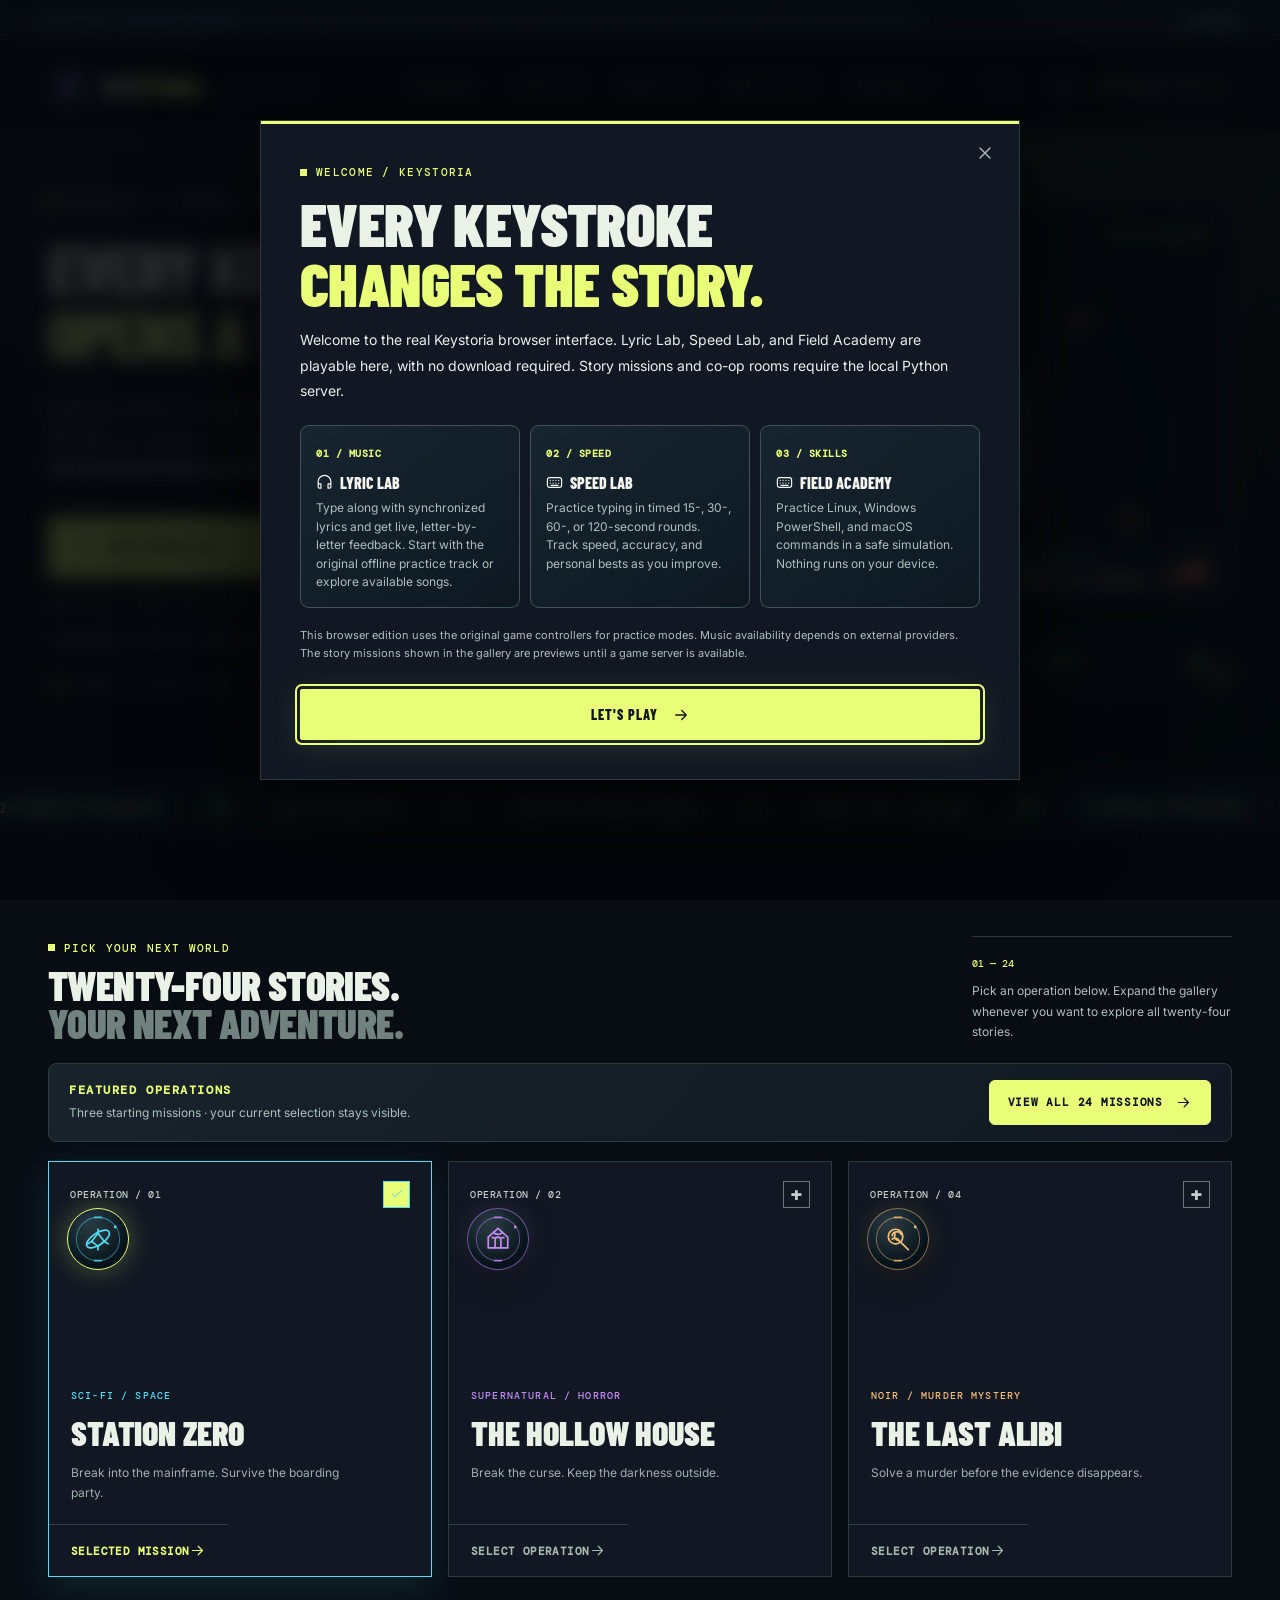
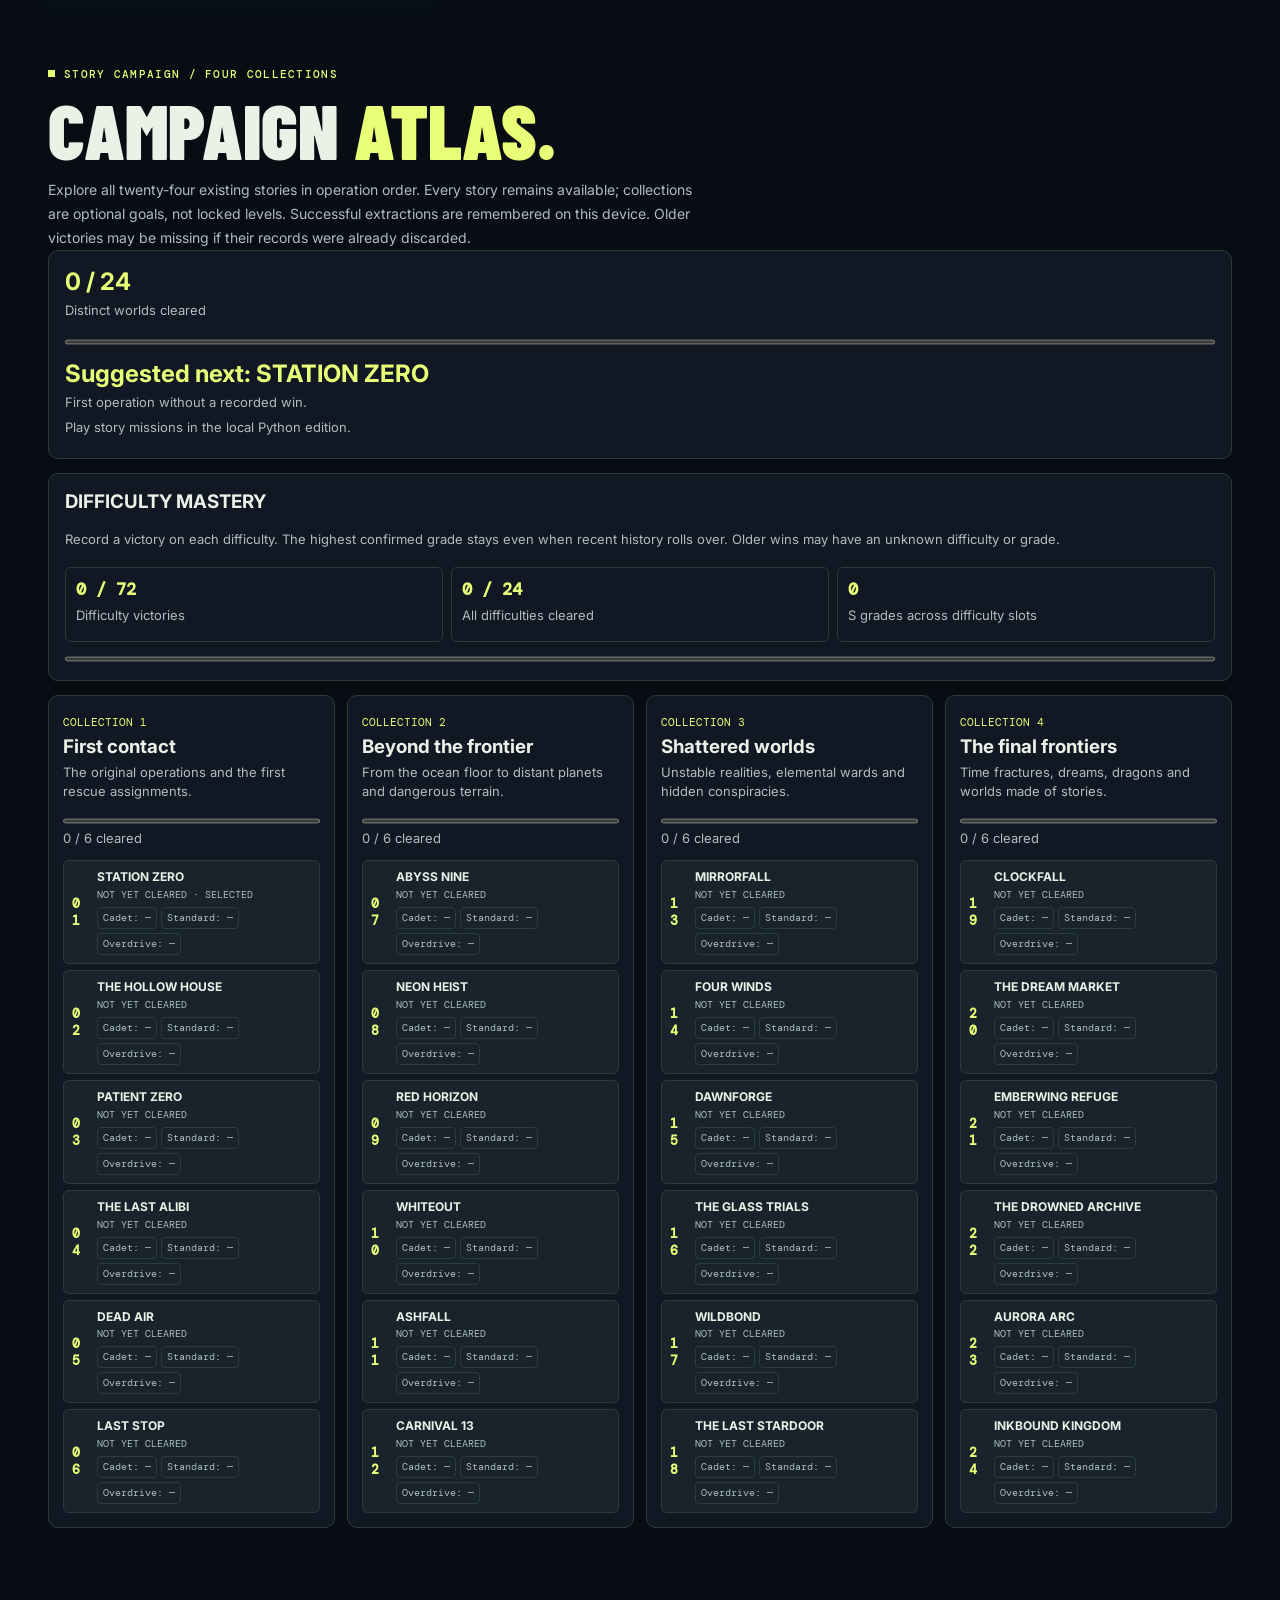
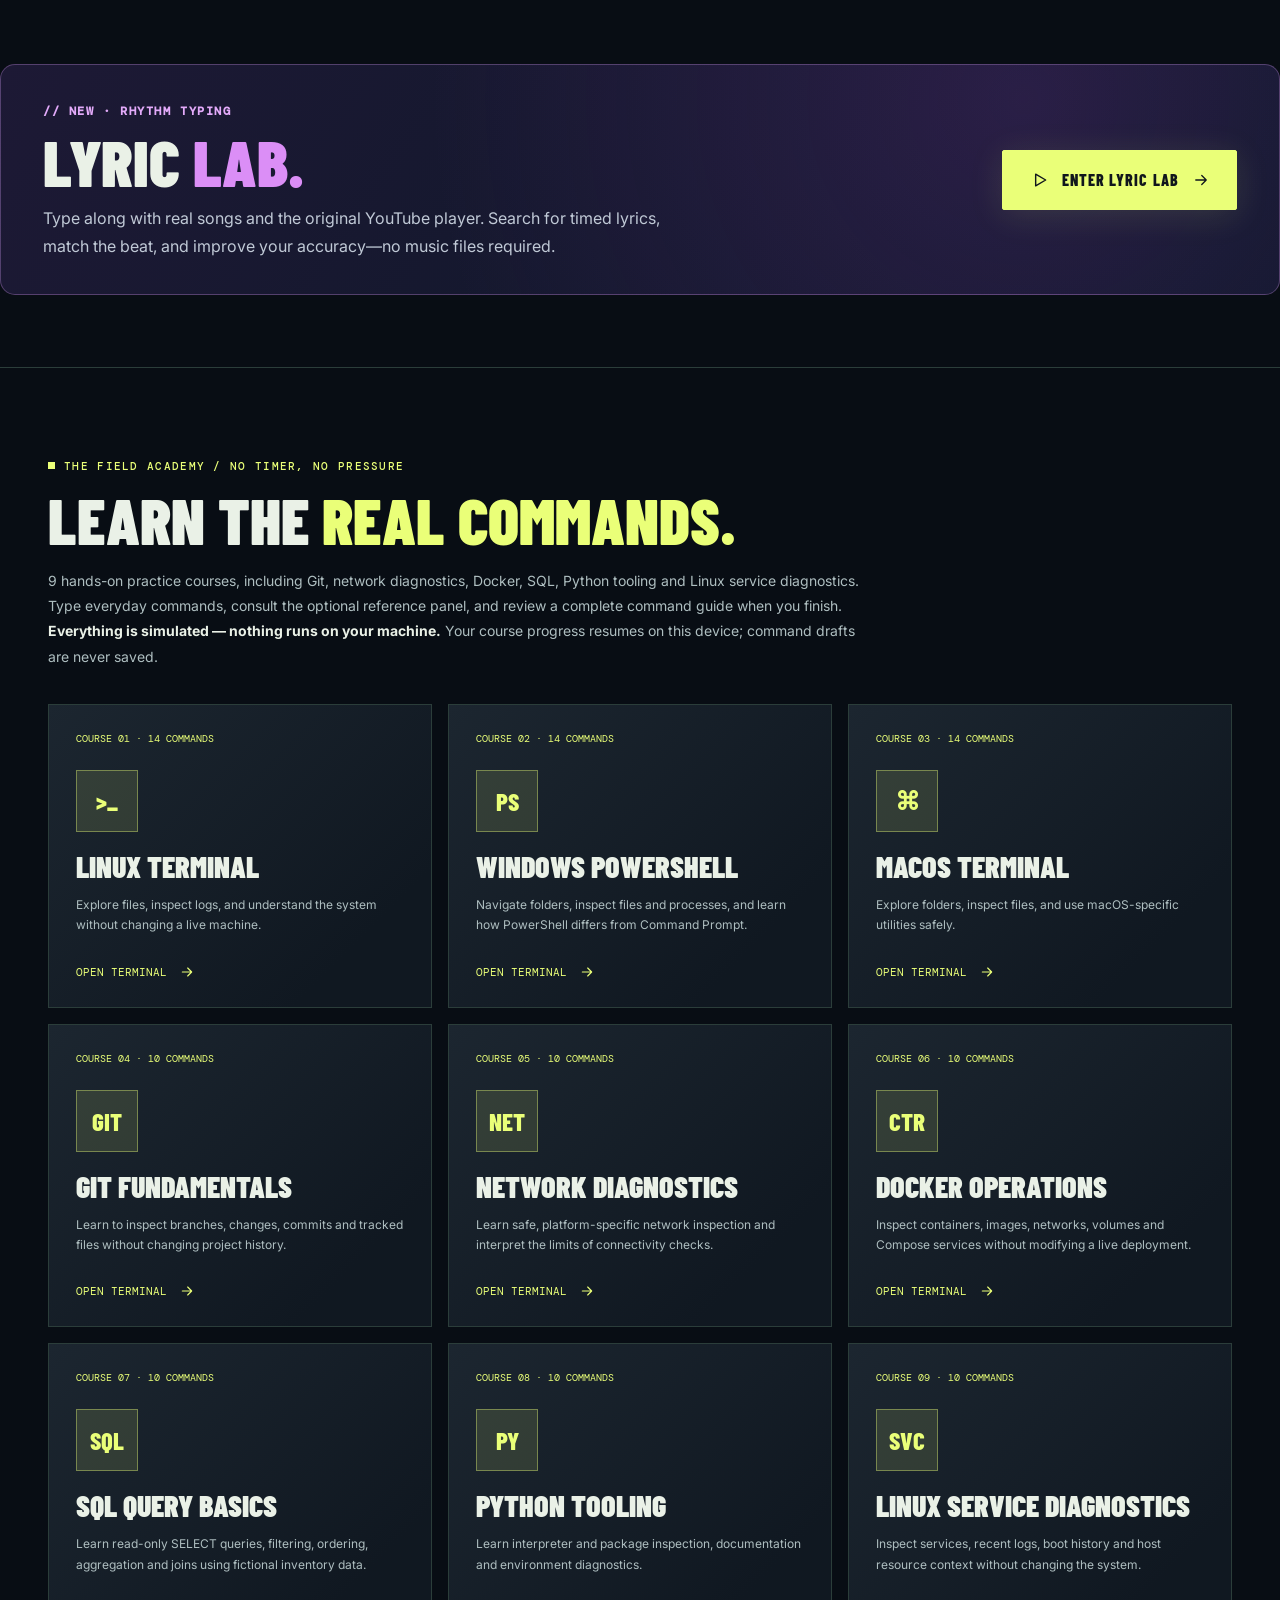
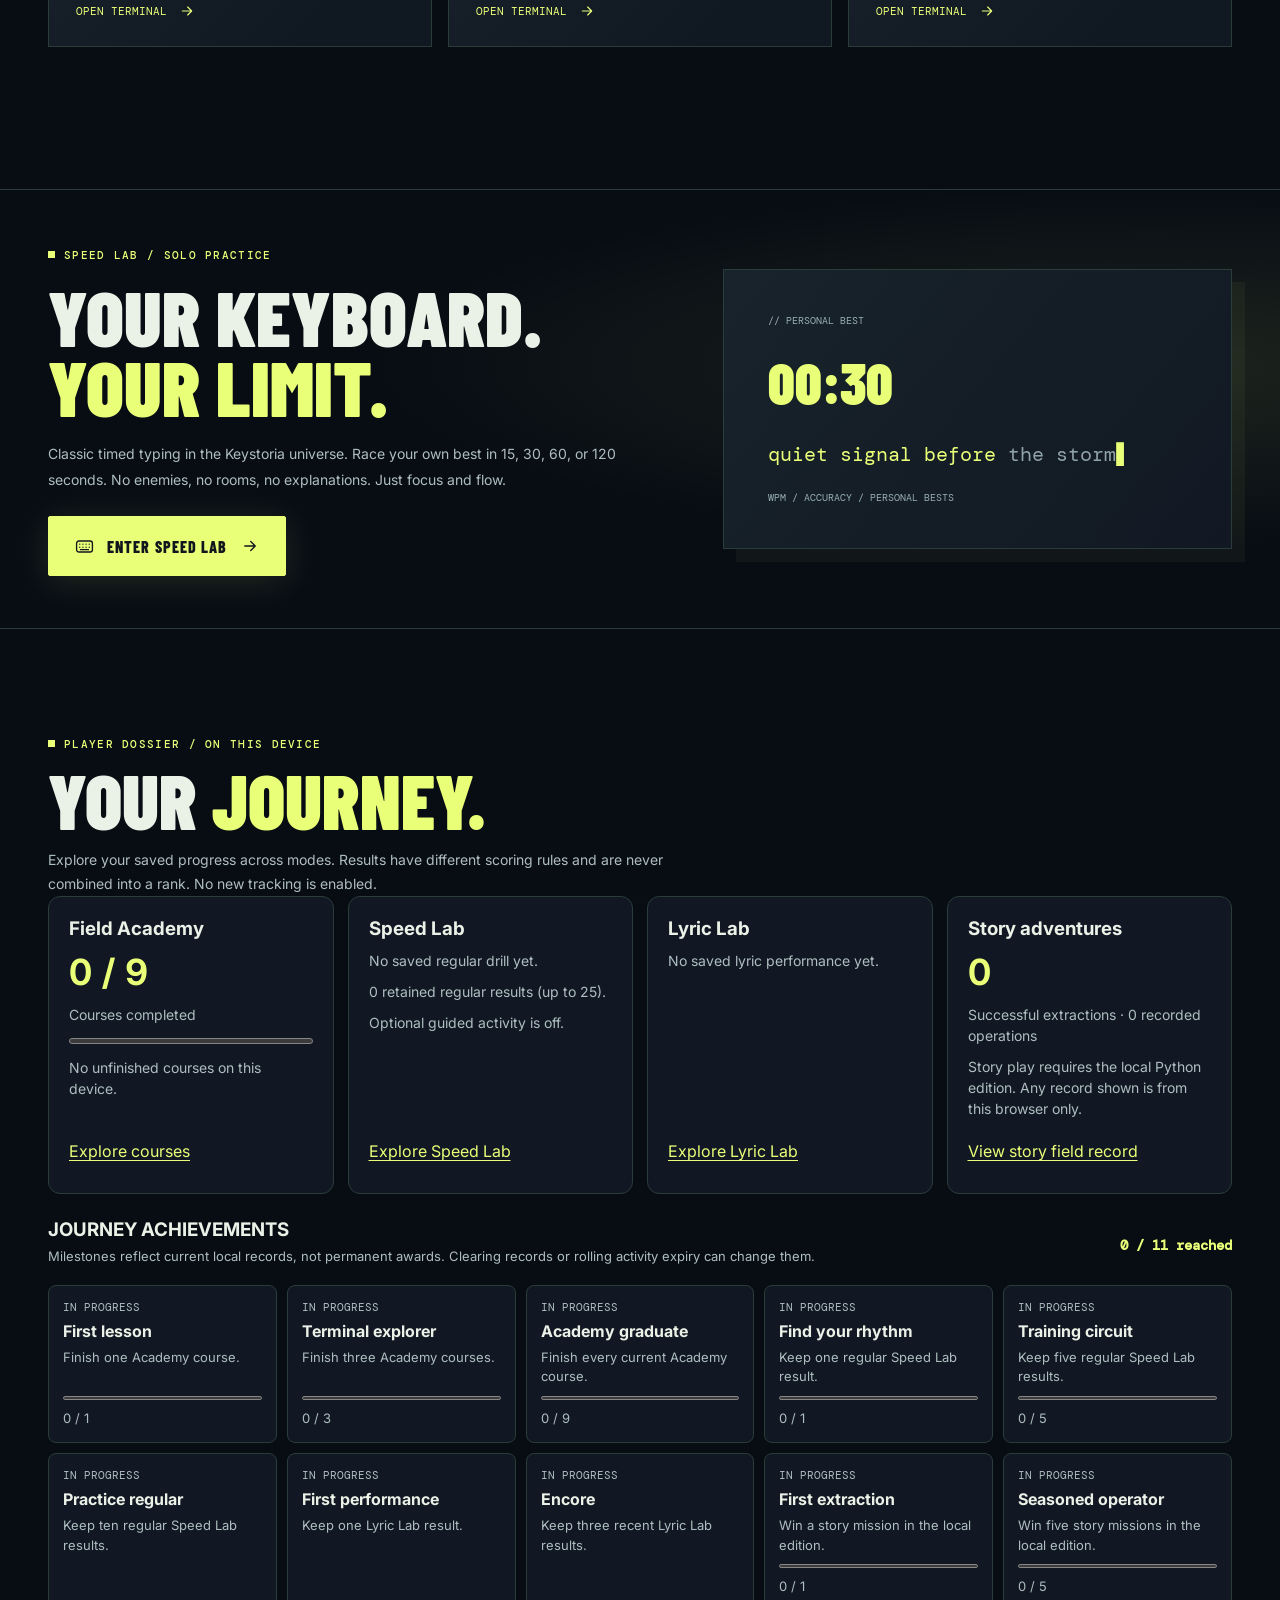
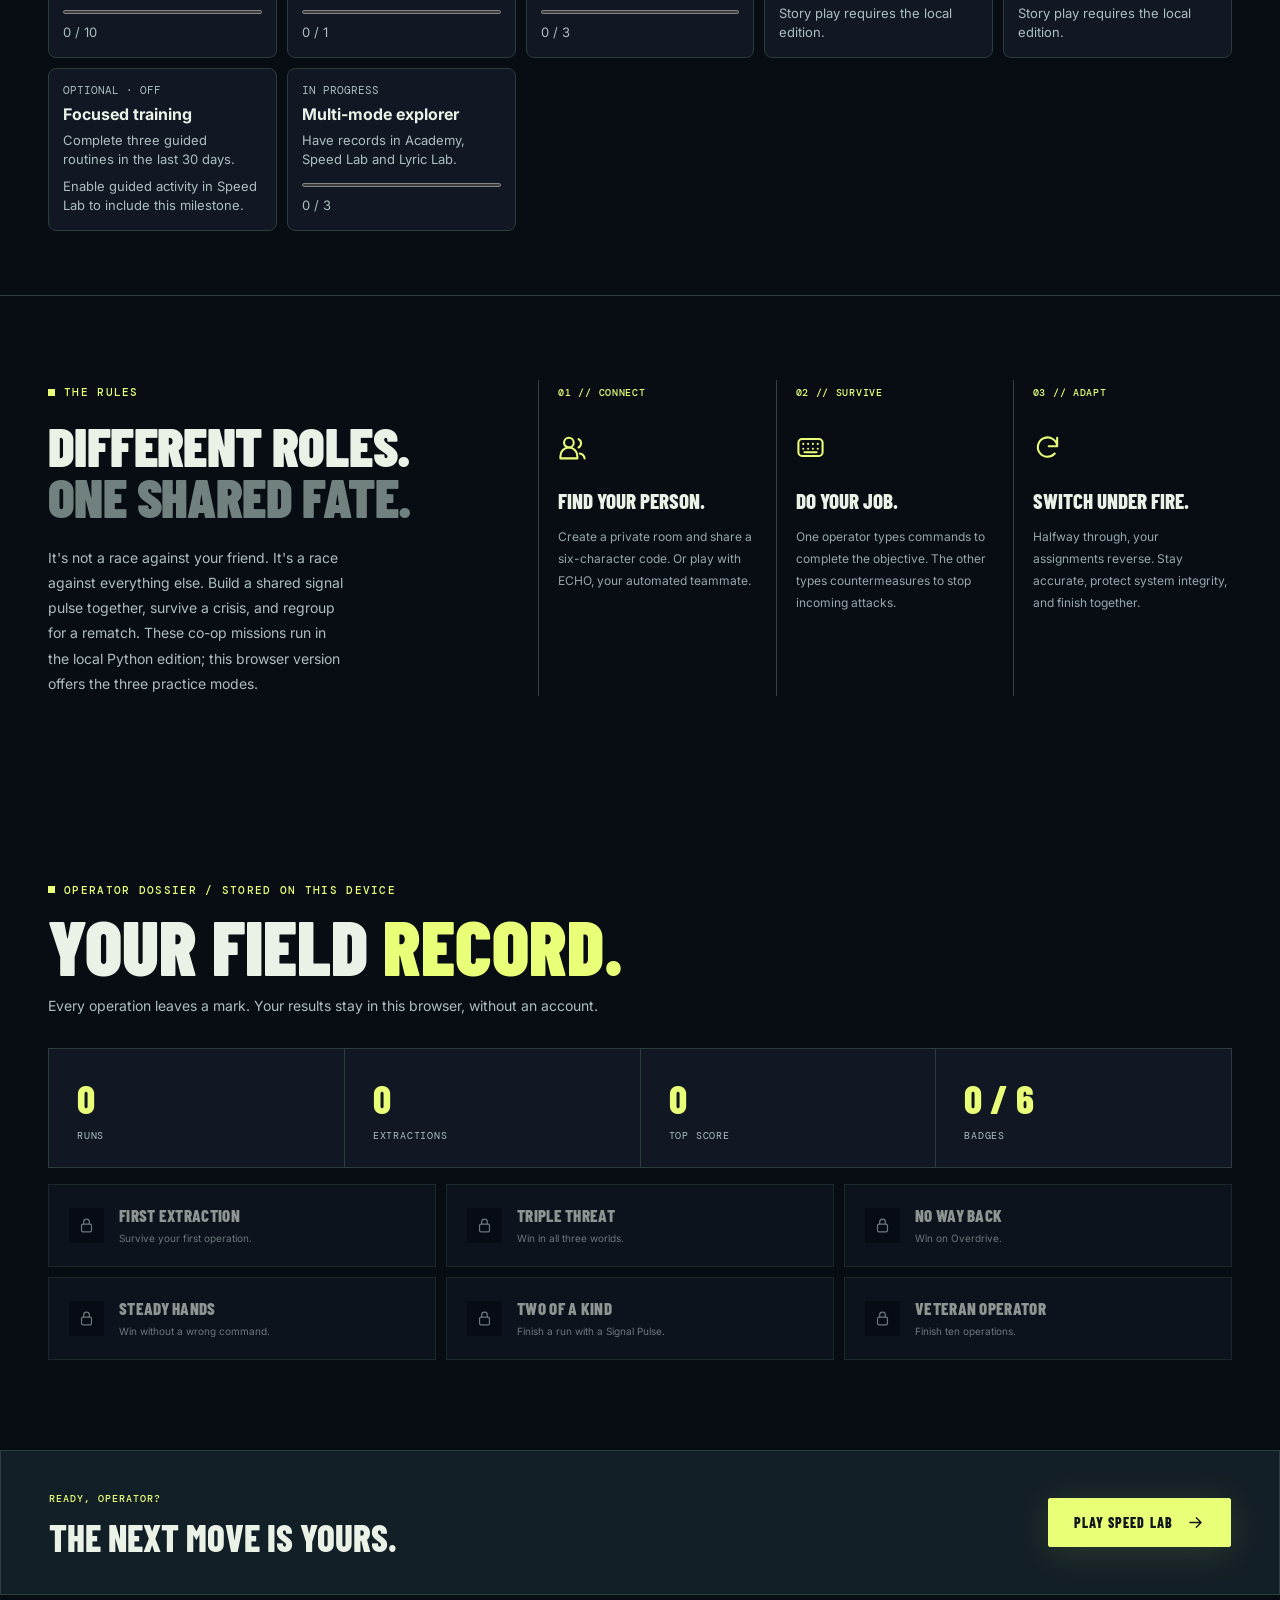
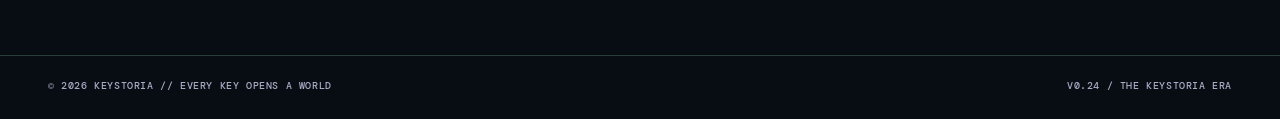
<file: site/play/index.html>
<!doctype html>
<html lang="en">
  <head>
    <meta charset="UTF-8" />
    <meta name="viewport" content="width=device-width, initial-scale=1" />
    <meta name="keystoria-browser-edition" content="true" />
    <meta name="theme-color" content="#0b1020" />
    <meta name="description" content="Keystoria is a collection of keyboard adventures: twenty-four story missions, Lyric Lab, Speed Lab, and Field Academy. Every key opens a world." />
    <title>Keystoria — Play in Browser</title>
    <link rel="icon" href="assets/favicon.svg" type="image/svg+xml" />
    <link rel="stylesheet" href="assets/styles.css?v=0.24.1" />
    <link rel="stylesheet" href="assets/styles/typing.css?v=0.24.0" />
    <link rel="stylesheet" href="assets/styles/speed.css?v=0.48.14" />
    <link rel="stylesheet" href="assets/styles/v06.css?v=0.24.0" />
    <link rel="stylesheet" href="assets/styles/v07.css?v=0.24.0" />
    <link rel="stylesheet" href="assets/styles/v08.css?v=0.24.0" />
    <link rel="stylesheet" href="assets/styles/v09.css?v=0.24.0" />
    <link rel="stylesheet" href="assets/styles/v010.css?v=0.24.0" />
    <link rel="stylesheet" href="assets/styles/v011.css?v=0.24.0" />
    <link rel="stylesheet" href="assets/styles/v012.css?v=0.24.0" />
    <link rel="stylesheet" href="assets/styles/v013.css?v=0.24.0" />
    <link rel="stylesheet" href="assets/styles/v014.css?v=0.24.0" />
    <link rel="stylesheet" href="assets/styles/v015.css?v=0.24.0" />
    <link rel="stylesheet" href="assets/styles/v017.css?v=0.24.0" />
    <link rel="stylesheet" href="assets/styles/v018.css?v=0.24.1" />
    <link rel="stylesheet" href="assets/styles/v019.css?v=0.24.0" />
    <link rel="stylesheet" href="assets/styles/v020.css?v=0.25.1" />
    <link rel="stylesheet" href="assets/styles/v022.css?v=0.24.0" />
    <link rel="stylesheet" href="assets/styles/brand.css?v=0.24.0" />
    <link rel="stylesheet" href="assets/styles/themes.css?v=0.25.0" />
    <link rel="stylesheet" href="assets/styles/mobile-typing.css?v=0.42.1" />
    <link rel="stylesheet" href="assets/styles/performance-check.css?v=0.1.1" />
    <link rel="stylesheet" href="assets/styles/player-dossier.css?v=0.1.1" />
    <link rel="stylesheet" href="assets/styles/lyric-rhythm.css?v=0.1.0" />
    <link rel="stylesheet" href="assets/styles/campaign-atlas.css?v=0.1.1" />
    <script type="module" src="assets/app.js?v=0.58.30-arcade-academy9-ghost-dossier-milestones-calendar-rhythm-campaign-mastery"></script>
  <link rel="stylesheet" href="browser-edition.css" />
  </head>
  <body data-theme="station">
    <a class="skip-link" href="#app-main">Skip to main content</a>
    <div class="grain" aria-hidden="true"></div>
    <aside class="browser-edition-note" role="note"><div class="edition-wrap"><strong>KEYSTORIA · BROWSER EDITION</strong><span>Play Lyric Lab, Speed Lab, and Field Academy here. Story missions and co-op rooms require the local Python server.</span><a href="../">← Portfolio</a></div></aside>
    <div id="app"></div>
    <div id="toast-layer" role="status" aria-live="polite"></div>
  </body>
</html>
</file>
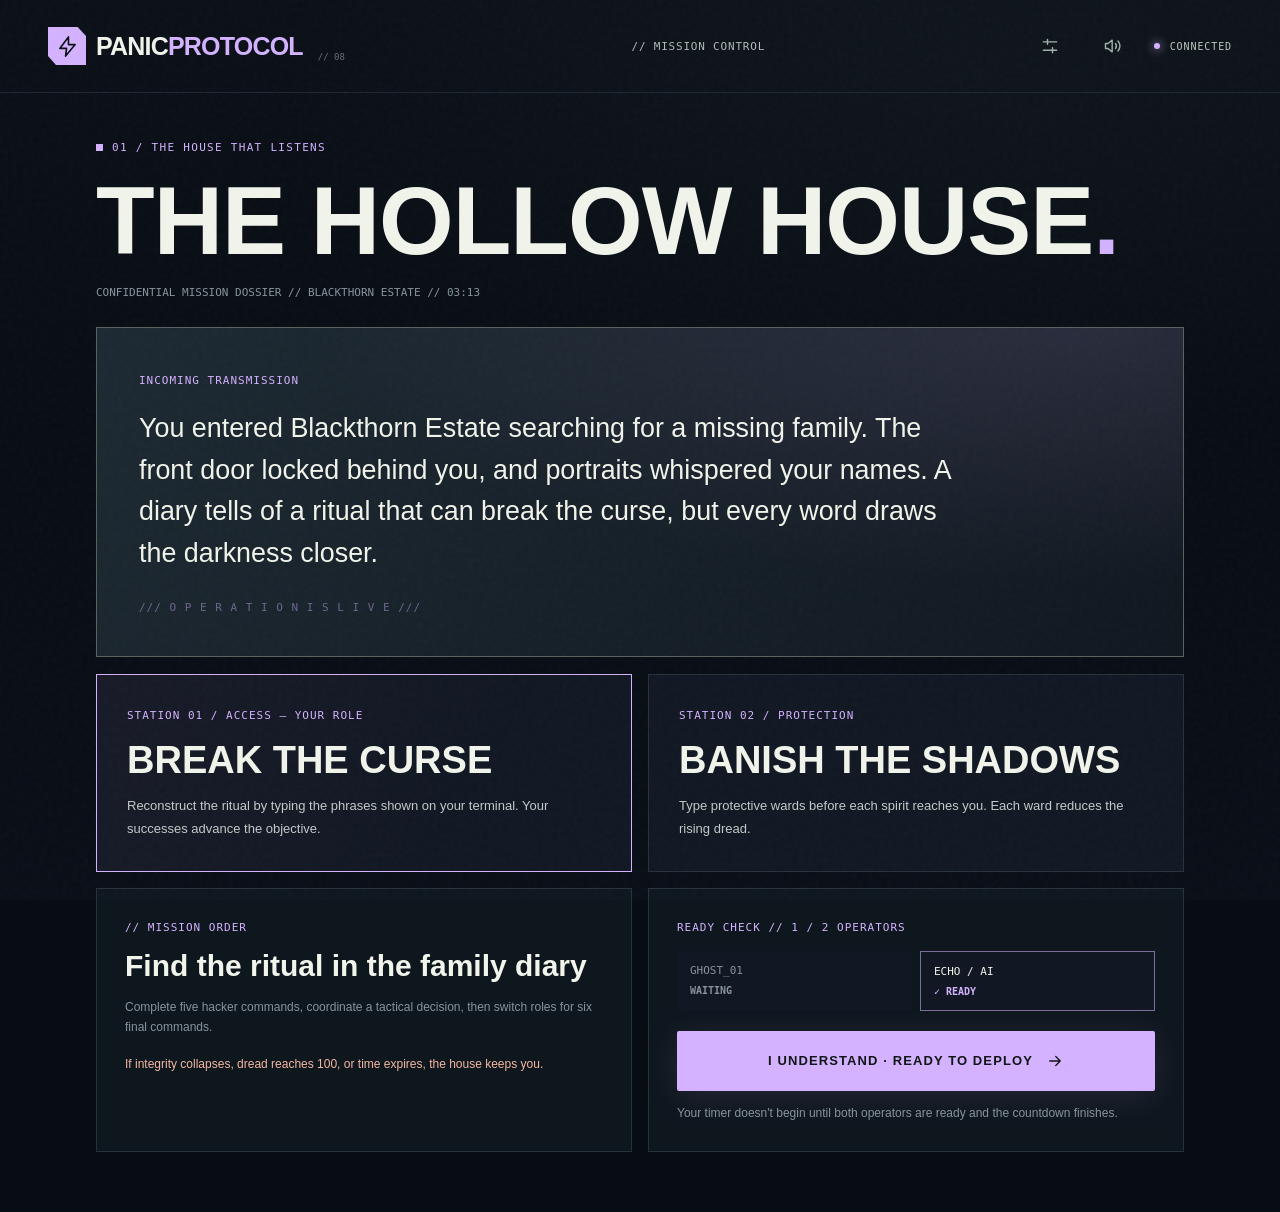
<file: app/briefing.html>
<!doctype html><html><head><meta name="viewport" content="width=device-width, initial-scale=1"/><style>:root {
  color-scheme:dark;
  --background:#080d14;
  --bg-alt:#0d131c;
  --panel:#111823;
  --panel-2:#141d28;
  --line:#27323b;
  --line-soft:#1c2933;
  --text:#f1f4eb;
  --muted:#87949c;
  --faint:#62727a;
  --accent:#eaff78;
  --accent-rgb:234,255,120;
  --danger:#fb7058;
  --success:#b9f890;
  --display:'Barlow Condensed','Roboto Condensed','Arial Narrow',sans-serif;
  --mono:'DM Mono','DejaVu Sans Mono',monospace;
  --body:'Inter','Roboto',sans-serif
}
body[data-theme="hollow"] {
  --accent:#d4b2ff;
  --accent-rgb:212,178,255;
  --danger:#fb7893
}
body[data-theme="outbreak"] {
  --accent:#83f6c0;
  --accent-rgb:131,246,192;
  --danger:#f5bb66
}
* {
  box-sizing:border-box
}
html {
  scroll-behavior:smooth
}
body {
  margin:0;
  min-width:320px;
  background:var(--background);
  color:var(--text);
  font-family:var(--body);
  -webkit-font-smoothing:antialiased
}
body:before {
  position:fixed;
  inset:0;
  content:"";
  pointer-events:none;
  z-index:-1;
  background:radial-gradient(ellipse 56% 42% at 76% 8%,rgba(100,148,117,.045),transparent),linear-gradient(180deg,#0b1018 0,#080d14 48%,#090f17 100%)
}
button,input {
  font:inherit
}
button {
  cursor:pointer
}
button:disabled {
  cursor:not-allowed;
  opacity:.42
}
a {
  color:inherit;
  text-decoration:none
}
h1,h2,h3,p {
  margin:0
}
button:focus-visible,a:focus-visible,input:focus-visible {
  outline:2px solid var(--accent);
  outline-offset:3px
}
::selection {
  background:var(--accent);
  color:#101315
}
.grain {
  position:fixed;
  z-index:100;
  inset:0;
  pointer-events:none;
  opacity:.09;
  background-image:url("data:image/svg+xml,%3Csvg viewBox='0 0 200 200' xmlns='http://www.w3.org/2000/svg'%3E%3Cfilter id='n'%3E%3CfeTurbulence type='fractalNoise' baseFrequency='.9' numOctaves='3' stitchTiles='stitch'/%3E%3C/filter%3E%3Crect width='100%25' height='100%25' filter='url(%23n)' opacity='.3'/%3E%3C/svg%3E")
}
.shell {
  max-width:1392px;
  margin:0 auto;
  padding-left:48px;
  padding-right:48px
}
.game-shell {
  max-width:1580px;
  margin:0 auto;
  padding:34px 46px 60px
}
.topbar {
  height:93px;
  display:flex;
  align-items:center;
  justify-content:space-between;
  border-bottom:1px solid var(--line-soft);
  position:relative;
  z-index:4
}
.brand {
  display:inline-flex;
  align-items:center;
  gap:10px;
  white-space:nowrap
}
.brand-symbol {
  width:38px;
  height:38px;
  display:flex;
  align-items:center;
  justify-content:center;
  background:var(--accent);
  color:#0b1014;
  clip-path:polygon(0 0,78% 0,100% 24%,100% 100%,21% 100%,0 76%)
}
.brand-name {
  font-family:var(--display);
  font-size:25px;
  font-weight:900;
  letter-spacing:-.8px;
  line-height:.9
}
.brand-name span {
  color:var(--accent)
}
.brand-ver {
  font-family:var(--mono);
  color:var(--faint);
  font-size:9px;
  margin-left:5px;
  align-self:flex-end;
  margin-bottom:3px
}
.desktop-nav {
  display:flex;
  gap:38px;
  margin-left:20px
}
.desktop-nav a,.top-nav-text {
  font:500 11px var(--mono);
  letter-spacing:.8px;
  color:#b0bbb8;
  transition:color .2s
}
.desktop-nav a:hover {
  color:var(--accent)
}
.topbar-right {
  display:flex;
  gap:23px;
  align-items:center
}
.sound-toggle {
  background:none;
  border:0;
  color:#a0b1ad;
  display:flex;
  padding:8px
}
.sound-toggle:hover {
  color:var(--accent)
}
.server-indicator {
  display:flex;
  gap:10px;
  align-items:center;
  font:500 10px var(--mono);
  color:#bcc8be;
  letter-spacing:.9px
}
.server-indicator i,.visual-live i,.op-connected i {
  width:6px;
  height:6px;
  background:var(--accent);
  border-radius:50%;
  box-shadow:0 0 10px var(--accent)
}
.btn {
  border:1px solid transparent;
  border-radius:2px;
  display:inline-flex;
  gap:13px;
  align-items:center;
  justify-content:center;
  min-height:49px;
  padding:0 25px;
  font:800 14px var(--display);
  letter-spacing:1.1px;
  text-transform:uppercase;
  transition:transform .18s,background .2s,border-color .2s,box-shadow .2s
}
.btn:hover:not(:disabled) {
  transform:translateY(-2px)
}
.btn-primary {
  background:var(--accent);
  color:#101617;
  box-shadow:0 5px 35px rgba(var(--accent-rgb),.12)
}
.btn-primary:hover:not(:disabled) {
  background:#f4ffad;
  box-shadow:0 8px 38px rgba(var(--accent-rgb),.2)
}
body[data-theme="hollow"] .btn-primary:hover {
  background:#e4caff
}
body[data-theme="outbreak"] .btn-primary:hover {
  background:#afffda
}
.btn-outline {
  background:rgba(15,22,32,.74);
  color:var(--text);
  border-color:#4d5c60
}
.btn-outline:hover:not(:disabled) {
  border-color:var(--accent);
  background:rgba(var(--accent-rgb),.04)
}
.btn-large {
  min-height:60px;
  padding:0 26px;
  font-size:16px
}
.btn-wide {
  width:100%
}
.button-arrow {
  display:flex;
  margin-left:20px
}
.eyebrow {
  display:inline-flex;
  gap:9px;
  align-items:center;
  font:500 11px var(--mono);
  letter-spacing:1.3px;
  color:var(--accent);
  text-transform:uppercase
}
.tiny-square {
  width:7px;
  height:7px;
  background:var(--accent);
  display:inline-block
}
.text-button {
  display:inline-flex;
  align-items:center;
  gap:7px;
  color:var(--muted);
  border:0;
  background:none;
  font:500 11px var(--mono);
  letter-spacing:.4px
}
.text-button:hover {
  color:var(--accent)
}
/* Cinematic landing */ .hero {
  min-height:648px;
  display:grid;
  grid-template-columns:1.08fr .92fr;
  gap:45px;
  align-items:center;
  padding-top:57px;
  padding-bottom:80px;
  overflow:hidden
}
.hero-copy {
  position:relative;
  z-index:2;
  padding-bottom:4px
}
.hero-kicker {
  display:flex;
  align-items:center;
  gap:12px;
  color:#c5d0c3;
  font:500 11px var(--mono);
  letter-spacing:1.35px;
  margin-bottom:27px
}
.live-pulse {
  height:7px;
  width:7px;
  border:1px solid var(--accent);
  background:var(--accent);
  border-radius:50%;
  display:inline-block;
  box-shadow:0 0 0 5px rgba(var(--accent-rgb),.09),0 0 12px rgba(var(--accent-rgb),.45);
  animation:pulse 2.8s infinite
}
.dot-separator {
  color:var(--faint)
}
.hero h1 {
  font:900 clamp(70px,7.4vw,130px)/.85 var(--display);
  letter-spacing:-3.8px;
  text-transform:uppercase;
  white-space:nowrap;
  margin-bottom:29px
}
.hero h1 em {
  color:var(--accent);
  font-style:normal
}
.hero-lede {
  font-size:16px;
  line-height:1.85;
  color:#a8b5b6;
  max-width:555px;
  font-weight:400
}
.hero-lede strong {
  color:#f1f5eb;
  font-weight:700
}
.hero-actions {
  display:flex;
  gap:12px;
  flex-wrap:wrap;
  margin-top:34px
}
.hero-footnotes {
  display:flex;
  gap:21px;
  align-items:center;
  flex-wrap:wrap;
  margin-top:42px
}
.hero-footnotes span {
  display:inline-flex;
  gap:8px;
  align-items:center;
  font:500 9px var(--mono);
  letter-spacing:.2px;
  color:#8e9c9d
}
.hero-footnotes svg {
  color:var(--accent)
}
.hero-visual {
  height:482px;
  background:radial-gradient(ellipse at center,#172626 0,#0e181e 57%,#0b121b 100%);
  border:1px solid #344144;
  position:relative;
  box-shadow:0 34px 80px rgba(0,0,0,.28),inset 0 0 55px rgba(6,18,12,.54);
  min-width:0;
  overflow:hidden
}
.hero-visual:before {
  content:"";
  position:absolute;
  inset:0;
  pointer-events:none;
  background:linear-gradient(transparent 49%,rgba(0,0,0,.13) 50%);
  background-size:100% 5px;
  z-index:2;
  opacity:.7
}
.visual-top,.visual-bottom {
  position:absolute;
  z-index:3;
  left:23px;
  right:23px;
  display:flex;
  justify-content:space-between;
  align-items:center;
  gap:12px
}
.visual-top {
  top:22px
}
.visual-bottom {
  bottom:18px;
  border-top:1px solid #304145;
  padding-top:13px
}
.mini-label,.visual-bottom {
  font:500 9px var(--mono);
  letter-spacing:.5px;
  color:#8da098
}
.visual-live {
  display:inline-flex;
  align-items:center;
  gap:9px;
  color:var(--accent);
  font:500 9px var(--mono);
  letter-spacing:.5px
}
.visual-live i {
  width:5px;
  height:5px
}
.visual-bottom span:nth-child(2) {
  color:var(--accent)
}
.signal-icon {
  color:var(--accent)
}
.visual-corner {
  position:absolute;
  bottom:3px;
  width:18px;
  height:18px;
  border-bottom:2px solid var(--accent);
  z-index:4
}
.vcl {
  left:4px;
  border-left:2px solid var(--accent)
}
.vcr {
  right:4px;
  border-right:2px solid var(--accent)
}
.sim-canvas {
  position:absolute;
  inset:27px 18px 38px;
  overflow:hidden
}
.sim-grid {
  position:absolute;
  inset:0;
  opacity:.43;
  background-image:linear-gradient(to right,rgba(119,179,123,.14) 1px,transparent 1px),linear-gradient(to bottom,rgba(119,179,123,.14) 1px,transparent 1px);
  background-size:34px 34px;
  mask-image:radial-gradient(ellipse at center,#000 20%,transparent 74%)
}
.orbit-ring {
  position:absolute;
  left:50%;
  top:49%;
  transform:translate(-50%,-50%);
  border:1px solid rgba(var(--accent-rgb),.27);
  border-radius:50%;
  aspect-ratio:1
}
.orbit-ring-a {
  width:57%;
  border-style:dashed;
  animation:spin 55s linear infinite
}
.orbit-ring-b {
  width:78%;
  border-color:rgba(var(--accent-rgb),.15)
}
.orbit-ring-c {
  width:104%;
  border-color:rgba(var(--accent-rgb),.1)
}
.orbit-ring-c:before,.orbit-ring-b:before {
  content:"";
  width:5px;
  height:5px;
  background:var(--accent);
  border-radius:50%;
  position:absolute;
  top:14%;
  left:14%;
  box-shadow:0 0 15px var(--accent)
}
.sim-ship {
  position:absolute;
  left:50%;
  top:49%;
  transform:translate(-50%,-50%);
  width:152px;
  height:152px;
  display:flex;
  align-items:center;
  justify-content:center;
  filter:drop-shadow(0 0 24px rgba(var(--accent-rgb),.13));
  z-index:1
}
.ship-core {
  position:absolute;
  width:50px;
  height:50px;
  transform:rotate(45deg);
  border:5px solid #b0bfa3;
  box-shadow:0 0 0 10px #273c37,0 0 0 12px rgba(var(--accent-rgb),.45),0 0 35px rgba(var(--accent-rgb),.35);
  background:#4c6855
}
.ship-ray {
  position:absolute;
  background:#476056;
  border:2px solid #a2b5a0;
  width:24px;
  height:124px;
  clip-path:polygon(10% 0,90% 0,100% 100%,0 100%)
}
.ship-ray.a {
  transform:rotate(0)
}
.ship-ray.b {
  transform:rotate(60deg)
}
.ship-ray.c {
  transform:rotate(120deg)
}
.sim-ship span {
  position:relative;
  z-index:1;
  font:700 12px var(--mono);
  background:#1c302a;
  padding:8px;
  color:var(--accent)
}
.sim-blip {
  position:absolute;
  width:10px;
  height:10px;
  border:2px solid var(--danger);
  box-shadow:0 0 13px var(--danger);
  transform:rotate(45deg);
  z-index:1;
  animation:blip 2s infinite
}
.blip-a {
  left:72%;
  top:20%
}
.blip-b {
  left:18%;
  top:65%;
  animation-delay:.9s
}
.blip-c {
  left:82%;
  top:68%;
  animation-delay:.35s
}
.radar-sweep {
  position:absolute;
  left:50%;
  top:49%;
  width:47%;
  height:100%;
  transform-origin:0 0;
  background:conic-gradient(from 10deg at 0 0,rgba(var(--accent-rgb),.13),transparent 38deg);
  animation:radar 7s linear infinite;
  pointer-events:none
}
.sim-coord {
  position:absolute;
  font:9px var(--mono);
  color:rgba(var(--accent-rgb),.65)
}
.sim-coord.top {
  top:60px;
  left:10px
}
.sim-coord.bottom {
  bottom:55px;
  right:8px
}
.floating-target {
  z-index:4;
  position:absolute;
  display:flex;
  align-items:center;
  gap:11px;
  background:#111d24;
  border:1px solid #455557;
  padding:12px 14px;
  box-shadow:0 10px 25px #0009;
  min-width:237px
}
.floating-target div:not(.panel-progress) {
  display:flex;
  flex-direction:column;
  gap:5px
}
.floating-target div span {
  font:9px var(--mono);
  color:#9aaca9
}
.floating-target strong {
  font:700 16px var(--display);
  letter-spacing:.6px
}
.panel-a {
  top:104px;
  left:11px
}
.panel-b {
  right:10px;
  bottom:85px;
  border-color:#65504a
}
.float-icon {
  color:var(--accent)
}
.panel-progress {
  width:34px;
  height:3px;
  background:#35433f;
  align-self:flex-end;
  margin-left:auto
}
.panel-progress b {
  display:block;
  height:100%;
  width:68%;
  background:var(--accent)
}
.threat-alert {
  width:29px;
  height:29px;
  display:grid;
  place-items:center;
  border:1px solid var(--danger);
  color:var(--danger);
  font:700 17px var(--mono)
}
.panel-b strong {
  color:#f0b0a0
}
.tiny-bars {
  color:var(--danger);
  font-size:16px
}
.ticker {
  height:51px;
  overflow:hidden;
  border-top:1px solid #2e3a3e;
  border-bottom:1px solid #2e3a3e;
  background:#131d22
}
.ticker-track {
  display:flex;
  align-items:center;
  justify-content:space-around;
  gap:48px;
  white-space:nowrap;
  width:max-content;
  min-width:100%;
  height:100%;
  animation:marquee 36s linear infinite
}
.ticker span {
  font:700 15px var(--display);
  letter-spacing:1.7px;
  color:#d0dfcf
}
.ticker b {
  color:var(--accent);
  font-size:18px
}
/* Missions */ .operations {
  padding-top:103px;
  padding-bottom:104px
}
.section-head {
  display:flex;
  align-items:flex-end;
  justify-content:space-between;
  gap:30px;
  margin-bottom:36px
}
.section-head h2,.how h2 {
  font:900 clamp(42px,4.3vw,66px)/.93 var(--display);
  letter-spacing:-.6px;
  margin-top:20px
}
.section-head h2 span,.how h2 span {
  color:#71817f
}
.section-aside {
  max-width:260px;
  border-top:1px solid var(--line);
  padding-top:14px
}
.section-aside>span {
  color:var(--accent);
  font:500 10px var(--mono)
}
.section-aside p {
  font-size:12px;
  line-height:1.7;
  color:var(--muted);
  margin-top:10px
}
.mission-grid {
  display:grid;
  grid-template-columns:repeat(3,minmax(0,1fr));
  gap:17px
}
.mission-card {
  text-align:left;
  position:relative;
  padding:0;
  color:var(--text);
  border:1px solid #2e3b44;
  background:#111924;
  min-height:428px;
  overflow:hidden;
  display:flex;
  flex-direction:column;
  transition:transform .25s,border-color .25s,box-shadow .25s
}
.mission-card:hover {
  transform:translateY(-6px);
  border-color:#6d7e71;
  box-shadow:0 20px 42px rgba(0,0,0,.25)
}
.mission-card.active {
  border-color:var(--accent);
  box-shadow:inset 0 0 0 1px rgba(var(--accent-rgb),.22)
}
.mission-card-top {
  position:absolute;
  top:0;
  left:0;
  right:0;
  padding:19px 21px;
  display:flex;
  align-items:center;
  justify-content:space-between;
  z-index:3;
  font:500 10px var(--mono);
  letter-spacing:.5px;
  color:#c2cfca
}
.card-selector {
  width:27px;
  height:27px;
  display:grid;
  place-items:center;
  border:1px solid #687a75;
  font:700 20px var(--mono)
}
.active .card-selector {
  background:var(--accent);
  color:#101416;
  border-color:var(--accent)
}
.art-art {
  height:208px;
  position:relative;
  overflow:hidden;
  flex:none
}
.station-art {
  background:radial-gradient(ellipse at 53% 67%,#314d51 0,#1a323c 38%,#12252e 68%,#121e28 100%)
}
.art-orbit {
  position:absolute;
  left:50%;
  top:55%;
  border:1px solid #5b8889;
  border-radius:50%;
  transform:translate(-50%,-50%);
  width:180px;
  height:180px;
  box-shadow:0 0 15px #2d575653
}
.orbit-two {
  width:270px;
  height:270px;
  opacity:.45;
  border-style:dashed
}
.art-station {
  position:absolute;
  left:50%;
  top:56%;
  transform:translate(-50%,-50%);
  font:800 116px var(--display);
  color:#a0c7bc;
  text-shadow:0 0 25px #70b49b7a
}
.art-glow {
  position:absolute;
  inset:0;
  background:linear-gradient(to bottom,transparent 58%,#111924 100%)
}
.hollow-art {
  background:radial-gradient(ellipse at 52% 35%,#4a355d 0,#252037 46%,#1b1b2c 78%)
}
.hollow-door {
  position:absolute;
  left:50%;
  bottom:-13px;
  transform:translateX(-50%);
  width:113px;
  height:169px;
  background:linear-gradient(110deg,#191622 0,#41394b 53%,#15131d 56%);
  border:10px solid #746577;
  box-shadow:0 0 0 8px #292333,0 0 37px #b09cc55a
}
.door-knob {
  position:absolute;
  right:12px;
  top:89px;
  border-radius:50%;
  background:#e6b78e;
  height:6px;
  width:6px;
  box-shadow:0 0 8px #e6b78e
}
.hollow-moon {
  position:absolute;
  left:18%;
  top:24%;
  border-radius:50%;
  background:#c5b0d6;
  width:35px;
  height:35px;
  box-shadow:0 0 37px #d5b4ff82
}
.hollow-fog {
  position:absolute;
  bottom:0;
  width:100%;
  height:55%;
  background:linear-gradient(0deg,#5c537248,transparent)
}
.outbreak-art {
  background:radial-gradient(ellipse at 50% 55%,#1c554c,#11312f 58%,#102324)
}
.bio-outer {
  position:absolute;
  width:200px;
  height:200px;
  border:1px solid #51917a;
  border-radius:50%;
  left:50%;
  top:53%;
  transform:translate(-50%,-50%);
  box-shadow:0 0 0 13px #30554a46,0 0 0 27px #30554a25
}
.bio-inner {
  position:absolute;
  left:50%;
  top:55%;
  transform:translate(-50%,-50%);
  font:800 141px var(--display);
  line-height:1;
  color:#a0dfb1;
  text-shadow:0 0 29px #5efca56c
}
.bio-dot {
  position:absolute;
  width:8px;
  height:8px;
  background:#9afaa9;
  border-radius:50%;
  box-shadow:0 0 15px #bafca5
}
.d1 {
  top:29%;
  left:21%
}
.d2 {
  top:18%;
  right:20%
}
.d3 {
  bottom:21%;
  right:30%
}
.mission-card-body {
  padding:19px 22px 21px;
  display:flex;
  flex-direction:column;
  gap:10px;
  flex:1
}
.mission-genre {
  font:500 10px var(--mono);
  letter-spacing:1.15px;
  color:var(--accent)
}
.mission-card:nth-child(2) .mission-genre {
  color:#d3a9ec
}
.mission-card:nth-child(3) .mission-genre {
  color:#8de4c2
}
.mission-card-body strong {
  font:900 34px var(--display);
  letter-spacing:-.15px
}
.mission-desc {
  font-size:12px;
  line-height:1.7;
  color:#a0adb2;
  max-width:280px
}
.mission-card-foot {
  height:52px;
  padding:0 22px;
  display:flex;
  align-items:center;
  justify-content:space-between;
  border-top:1px solid #30404a;
  font:700 11px var(--mono);
  letter-spacing:.4px;
  color:#a6b8ad;
  transition:color .25s
}
.mission-card.active .mission-card-foot {
  color:var(--accent)
}
.how {
  border-top:1px solid var(--line-soft);
  padding-top:84px;
  padding-bottom:95px;
  display:grid;
  grid-template-columns:1fr 1.65fr;
  gap:70px
}
.how-intro p {
  margin-top:23px;
  max-width:300px;
  font-size:14px;
  color:var(--muted);
  line-height:1.8
}
.how-steps {
  display:grid;
  grid-template-columns:repeat(3,minmax(0,1fr));
  gap:18px
}
.how-step {
  border-left:1px solid #34414a;
  padding:0 0 8px 19px
}
.step-id {
  font:500 10px var(--mono);
  color:var(--accent);
  letter-spacing:.7px
}
.step-icon {
  margin-top:33px;
  margin-bottom:22px;
  color:var(--accent)
}
.how-step h3 {
  font:800 21px var(--display);
  margin-bottom:13px
}
.how-step p {
  font-size:12px;
  color:#96a7ad;
  line-height:1.85
}
.closing-cta {
  background:#131f26;
  border:1px solid #2b403c;
  padding-top:35px;
  padding-bottom:35px;
  display:flex;
  align-items:center;
  justify-content:space-between;
  gap:20px;
  margin-bottom:60px
}
.closing-cta span {
  font:500 10px var(--mono);
  color:var(--accent);
  letter-spacing:1px
}
.closing-cta h2 {
  font:800 clamp(24px,2.9vw,39px) var(--display);
  margin-top:9px
}
.footer {
  padding-top:23px;
  padding-bottom:27px;
  display:flex;
  justify-content:space-between;
  gap:20px;
  border-top:1px solid var(--line-soft);
  font:500 10px var(--mono);
  letter-spacing:.6px;
  color:#6e8088
}
/* Session modal */ .modal-backdrop {
  position:fixed;
  inset:0;
  z-index:30;
  background:rgba(3,7,10,.84);
  backdrop-filter:blur(9px);
  display:grid;
  place-items:center;
  padding:20px
}
.modal-panel {
  width:min(100%,490px);
  background:#141d27;
  border:1px solid #4d605f;
  box-shadow:0 25px 100px #000a,0 0 90px rgba(var(--accent-rgb),.06);
  padding:44px;
  position:relative;
  animation:rise .24s ease both
}
.modal-panel:before {
  content:"";
  height:3px;
  position:absolute;
  left:0;
  top:0;
  width:100%;
  background:var(--accent)
}
.close-modal {
  position:absolute;
  right:19px;
  top:17px;
  color:#a9b6b9;
  background:none;
  border:0;
  padding:5px
}
.modal-panel h2 {
  font:900 43px/.95 var(--display);
  margin:22px 0 13px
}
.modal-panel p {
  color:#9eaeb4;
  font-size:13px;
  line-height:1.8;
  margin-bottom:25px
}
.session-form {
  display:flex;
  flex-direction:column;
  gap:11px
}
.session-form>label {
  display:flex;
  justify-content:space-between;
  font:500 10px var(--mono);
  color:#c0cfc6;
  letter-spacing:.7px
}
.session-form>label span {
  font-size:9px;
  color:#687f86
}
.session-form input {
  height:53px;
  background:#0b121b;
  border:1px solid #3b4e55;
  border-radius:0;
  padding:0 16px;
  color:var(--text);
  font:500 16px var(--mono);
  outline:0;
  transition:border-color .2s
}
.session-form input:focus {
  border-color:var(--accent)
}
.session-form input::placeholder {
  color:#54676b
}
.session-form .code-field {
  font-size:23px;
  letter-spacing:8px;
  text-transform:uppercase
}
.session-form button[type="submit"] {
  margin-top:9px
}
.modal-mission {
  margin:15px 0 8px;
  border:1px solid #34434a;
  padding:16px;
  display:grid;
  grid-template-columns:1fr auto;
  gap:8px;
  align-items:center
}
.modal-mission>span {
  grid-column:1/-1;
  font:500 10px var(--mono);
  color:var(--faint)
}
.modal-mission strong {
  font:800 21px var(--display)
}
.modal-mission a {
  font:500 10px var(--mono);
  color:var(--accent);
  text-decoration:underline
}
.modal-alt {
  margin-top:23px;
  display:flex;
  justify-content:center;
  gap:8px;
  align-items:center;
  color:#91a3a5;
  font:500 10px var(--mono)
}
.modal-alt button {
  color:var(--accent);
  font:inherit;
  background:none;
  border:0;
  text-decoration:underline
}
/* Lobby */ .lobby-top {
  display:flex;
  align-items:center;
  justify-content:space-between
}
.lobby-heading {
  margin:28px 0 35px;
  display:flex;
  align-items:flex-end;
  justify-content:space-between;
  gap:20px
}
.lobby-heading h1 {
  font:900 clamp(54px,5vw,80px)/.97 var(--display)
}
.lobby-heading h1 em {
  font-style:normal;
  color:var(--accent)
}
.lobby-heading p {
  color:var(--muted);
  margin-top:14px;
  font-size:13px
}
.lobby-status {
  font:500 11px var(--mono);
  letter-spacing:.3px;
  color:var(--accent);
  display:flex;
  gap:10px;
  align-items:center
}
.lobby-ping {
  width:7px;
  height:7px;
  background:var(--accent);
  box-shadow:0 0 0 6px rgba(var(--accent-rgb),.12);
  border-radius:50%;
  animation:pulse 2s infinite
}
.lobby-grid {
  display:grid;
  grid-template-columns:1fr 1fr;
  gap:20px
}
.lobby-panel {
  border:1px solid var(--line);
  background:#111923;
  padding:28px;
  min-height:477px
}
.panel-label,.sidebar-heading {
  font:500 11px var(--mono);
  color:var(--accent);
  letter-spacing:1px
}
.lobby-room h2 {
  font:800 30px var(--display);
  margin-top:30px
}
.room-code {
  display:flex;
  gap:9px;
  margin:21px 0 22px
}
.room-code span {
  background:#1c2b31;
  border:1px solid #47605b;
  color:#eef4e5;
  display:grid;
  place-items:center;
  flex:1;
  min-width:0;
  height:72px;
  font:700 36px var(--mono)
}
.lobby-panel .fine-print {
  font-size:12px;
  color:#879aa1;
  margin-top:14px;
  line-height:1.6
}
.lobby-members {
  border-top:1px solid #304149;
  margin-top:28px;
  padding-top:20px
}
.lobby-members>.panel-label {
  margin-bottom:13px;
  color:#a0aeac
}
.member-row {
  display:flex;
  gap:13px;
  align-items:center;
  background:#19232d;
  border:1px solid #2a3b44;
  padding:11px;
  margin-top:9px
}
.member-avatar {
  height:41px;
  width:41px;
  display:grid;
  place-items:center;
  background:#2b403e;
  color:var(--accent);
  font:800 17px var(--display)
}
.member-row>div {
  display:flex;
  flex-direction:column;
  gap:5px;
  min-width:0
}
.member-row strong {
  font:800 17px var(--display);
  letter-spacing:.5px
}
.member-row small {
  font:9px var(--mono);
  color:#768b92
}
.connected-tag {
  margin-left:auto;
  font:9px var(--mono);
  color:var(--accent)
}
.member-row.pending {
  border-style:dashed;
  background:#151d26
}
.pending .member-avatar {
  background:#202a34;
  color:#70868a
}
.loading-dot {
  margin-left:auto;
  height:8px;
  width:8px;
  border-radius:50%;
  background:var(--accent);
  animation:pulse 1.5s infinite
}
.mission-choice .lobby-mission-art {
  position:relative;
  height:165px;
  margin:22px 0 18px;
  overflow:hidden;
  background:#16232e
}
.lobby-mission-art>.art-art {
  height:100%
}
.lobby-mission-art>.art-art .art-art {
  height:100%
}
.lobby-mission-art>span {
  position:absolute;
  bottom:10px;
  left:13px;
  z-index:2;
  font:10px var(--mono);
  color:#e7f3e4
}
.lobby-art-shade {
  position:absolute;
  inset:0;
  background:linear-gradient(transparent 45%,#0a121da3)
}
.lobby-mission-name {
  display:flex;
  align-items:center;
  justify-content:space-between;
  gap:10px
}
.lobby-mission-name h2 {
  font:800 32px var(--display)
}
.lobby-mission-name span {
  font:9px var(--mono);
  color:var(--accent)
}
.mission-choice>p {
  color:#a1b0b4;
  font-size:12px;
  line-height:1.7;
  margin:11px 0 18px;
  max-width:490px
}
.lobby-mission-options {
  display:grid;
  grid-template-columns:1fr;
  gap:7px
}
.mini-mission {
  min-height:35px;
  padding:0 12px;
  display:flex;
  align-items:center;
  gap:11px;
  border:1px solid #2e3b46;
  background:#151f29;
  text-align:left;
  color:#95aaa9;
  font:500 10px var(--mono)
}
.mini-mission span {
  flex:1
}
.mini-mission.selected {
  color:var(--accent);
  border-color:rgba(var(--accent-rgb),.45);
  background:rgba(var(--accent-rgb),.06)
}
.mini-mission:hover:not(:disabled) {
  border-color:var(--accent)
}
.lobby-launch {
  background:#19252b;
  border:1px solid #334348;
  padding:22px 25px;
  margin-top:18px;
  display:flex;
  justify-content:space-between;
  align-items:center;
  gap:23px
}
.launch-kicker {
  font:500 11px var(--mono);
  letter-spacing:.6px;
  color:var(--accent)
}
.lobby-launch p {
  font-size:12px;
  line-height:1.6;
  color:#9fb0b5;
  margin-top:7px;
  max-width:630px
}
/* Game */ .gameplay {
  padding-top:27px
}
.game-topline {
  display:flex;
  align-items:center;
  justify-content:space-between;
  gap:20px;
  margin:7px 0 25px
}
.game-topline h1 {
  font:900 46px var(--display);
  letter-spacing:.4px;
  margin-top:8px
}
.game-topline h1 span {
  color:#6f8885;
  font:500 13px var(--mono);
  margin-left:10px
}
.live-status {
  display:flex;
  gap:11px;
  align-items:center;
  font:500 10px var(--mono);
  color:#becbc2
}
.game-hud {
  display:grid;
  grid-template-columns:.9fr 1.1fr 1.65fr 1fr;
  border:1px solid #3b4b52;
  background:#151e27;
  min-height:88px
}
.hud-item {
  padding:17px 24px;
  border-right:1px solid #34434a;
  display:flex;
  flex-direction:column;
  gap:7px;
  justify-content:center
}
.hud-item:last-child {
  border:0
}
.hud-item>span {
  font:500 10px var(--mono);
  letter-spacing:.4px;
  color:#90a5a3
}
.hud-item strong {
  font:800 28px var(--display);
  line-height:1
}
.hud-item strong small {
  font:500 13px var(--mono);
  color:#768b8f
}
.hud-timer strong {
  color:var(--accent);
  font:700 34px var(--mono);
  letter-spacing:2px
}
.hud-stability>span {
  display:flex;
  justify-content:space-between;
  gap:9px
}
.hud-stability b {
  color:var(--accent);
  font-weight:500
}
.meter {
  height:9px;
  border:1px solid #3a4c50;
  background:#111a22;
  overflow:hidden
}
.meter i {
  display:block;
  height:100%;
  background:var(--accent);
  transition:width .25s
}
.game-columns {
  display:grid;
  grid-template-columns:minmax(214px, .82fr) minmax(0,2.14fr) minmax(220px,.9fr);
  gap:14px;
  margin-top:15px;
  align-items:stretch
}
.mission-sidebar,.team-sidebar,.typing-zone {
  min-height:548px;
  border:1px solid #304049;
  background:#111923
}
.mission-sidebar,.team-sidebar {
  padding:23px 19px
}
.mission-goal {
  margin-top:27px;
  display:flex;
  flex-direction:column;
  gap:10px
}
.mission-goal small,.progress-header,.threat-timer,.operator-card .op-role,.operator-head,.op-stats>.metric span {
  font:500 10px var(--mono);
  color:#8ca0a2;
  letter-spacing:.25px
}
.mission-goal strong {
  font:800 27px var(--display);
  line-height:1.03;
  text-transform:uppercase
}
.mission-goal>span {
  font:500 9px var(--mono);
  color:var(--accent);
  margin-top:1px
}
.progress-header {
  display:flex;
  justify-content:space-between;
  align-items:center;
  margin-top:35px
}
.progress-header b {
  color:var(--accent);
  font-weight:500
}
.progress-blocks {
  display:flex;
  gap:5px;
  margin-top:12px
}
.progress-blocks span {
  height:14px;
  background:#26363c;
  flex:1;
  border:1px solid #364950
}
.progress-blocks span.filled {
  background:var(--accent);
  border-color:var(--accent);
  box-shadow:0 0 15px rgba(var(--accent-rgb),.13)
}
.threat-monitor {
  margin-top:45px;
  padding-top:23px;
  border-top:1px solid #2d3c45
}
.threat-visual {
  height:126px;
  display:grid;
  place-items:center;
  position:relative;
  overflow:hidden
}
.threat-rings {
  height:84px;
  width:84px;
  border:1px solid #684b4e;
  border-radius:50%;
  position:relative;
  display:grid;
  place-items:center;
  color:var(--danger);
  font:900 39px var(--display)
}
.threat-rings i {
  position:absolute;
  inset:-13px;
  border:1px dashed #774a4d;
  border-radius:50%;
  animation:spin 27s linear infinite
}
.threat-rings i:nth-child(2) {
  inset:-27px;
  opacity:.55;
  animation-duration:44s;
  animation-direction:reverse
}
.threat-rings i:nth-child(3) {
  inset:13px;
  border:1px solid var(--danger);
  opacity:.28
}
.threat-rings span {
  animation:pulse 2s infinite
}
.threat-name {
  text-align:center;
  font:800 23px var(--display);
  color:#f4a095;
  min-height:27px
}
.threat-timer {
  margin-top:17px;
  display:flex;
  justify-content:space-between;
  align-items:center
}
.threat-timer b {
  font:700 12px var(--mono);
  color:var(--danger)
}
.threat-meter {
  margin-top:10px;
  height:6px
}
.threat-meter i {
  background:var(--danger)
}
.typing-zone {
  display:flex;
  flex-direction:column;
  background:linear-gradient(180deg,#162229 0,#111a22 47%,#121c25 100%);
  border-color:#405258;
  position:relative;
  min-width:0
}
.typing-zone:before,.typing-zone:after {
  content:"";
  position:absolute;
  width:15px;
  height:15px;
  pointer-events:none;
  z-index:1
}
.typing-zone:before {
  top:4px;
  left:4px;
  border-top:2px solid var(--accent);
  border-left:2px solid var(--accent)
}
.typing-zone:after {
  top:4px;
  right:4px;
  border-top:2px solid var(--accent);
  border-right:2px solid var(--accent)
}
.typing-top {
  height:67px;
  border-bottom:1px solid #394a50;
  display:flex;
  justify-content:space-between;
  align-items:center;
  gap:14px;
  padding:0 28px
}
.your-role {
  display:flex;
  align-items:center;
  gap:7px;
  font:500 11px var(--mono);
  color:#a5b4ae
}
.your-role svg,.your-role strong {
  color:var(--accent)
}
.your-role strong {
  letter-spacing:.5px
}
.role-switch-hint {
  display:flex;
  align-items:center;
  gap:8px;
  font:500 9px var(--mono);
  color:#7f9498;
  white-space:nowrap
}
.typing-main {
  padding:27px 29px 26px;
  flex:1;
  display:flex;
  flex-direction:column;
  align-items:stretch
}
.task-stamp {
  font:500 10px var(--mono);
  letter-spacing:.5px;
  color:#708d8c
}
.role-emblem {
  width:54px;
  height:54px;
  display:grid;
  place-items:center;
  margin:14px auto 13px;
  border:1px solid rgba(var(--accent-rgb),.48);
  background:rgba(var(--accent-rgb),.06);
  color:var(--accent);
  clip-path:polygon(0 0,79% 0,100% 22%,100% 100%,19% 100%,0 78%)
}
.typing-main h2 {
  text-align:center;
  font:900 clamp(32px,3vw,46px)/1.02 var(--display)
}
.task-subtitle {
  text-align:center;
  font-size:11px;
  color:#9caeb3;
  line-height:1.6;
  margin:9px 0 23px
}
.command-card {
  border:1px solid rgba(var(--accent-rgb),.53);
  background:#111e24;
  box-shadow:0 0 38px rgba(var(--accent-rgb),.05);
  position:relative;
  overflow:hidden
}
.command-card:before {
  content:"";
  position:absolute;
  inset:0;
  opacity:.17;
  background:repeating-linear-gradient(0deg,transparent 0 23px,rgba(var(--accent-rgb),.14) 24px),repeating-linear-gradient(90deg,transparent 0 23px,rgba(var(--accent-rgb),.13) 24px);
  pointer-events:none
}
.command-top,.command-bottom {
  position:relative;
  display:flex;
  justify-content:space-between;
  align-items:center;
  gap:9px;
  min-height:36px;
  padding:0 15px;
  font:500 9px var(--mono);
  color:#94a9a4
}
.command-top {
  border-bottom:1px solid #33494b
}
.command-top>span:first-child {
  display:flex;
  gap:7px;
  align-items:center
}
.command-live {
  height:5px;
  width:5px;
  display:inline-block;
  background:var(--accent);
  box-shadow:0 0 10px var(--accent)
}
.command-bottom {
  border-top:1px solid #33494b;
  color:#76918c
}
.target-text {
  position:relative;
  display:flex;
  justify-content:center;
  align-items:center;
  flex-wrap:wrap;
  min-height:104px;
  padding:22px 15px;
  font:500 clamp(16px,2vw,28px)/1.4 var(--mono);
  text-align:center;
  letter-spacing:.15px;
  white-space:pre-wrap;
  color:#f0f3ec;
  overflow-wrap:anywhere
}
.target-text .typed-good {
  color:var(--accent)
}
.target-text .typed-bad {
  color:#fb847e;
  background:#7b313755
}
.cursor-char {
  background:rgba(var(--accent-rgb),.28);
  outline:1px solid rgba(var(--accent-rgb),.52)
}
.input-label {
  font:500 10px var(--mono);
  color:#a2b5ad;
  letter-spacing:.2px;
  margin:26px 0 10px;
  display:flex;
  justify-content:space-between;
  gap:5px
}
.input-label>span {
  color:var(--accent)
}
.typing-input-wrap {
  position:relative;
  display:flex;
  align-items:center;
  background:#0b141a;
  border:1px solid #577066;
  transition:border-color .2s,box-shadow .2s
}
.typing-input-wrap:focus-within {
  border-color:var(--accent);
  box-shadow:0 0 0 2px rgba(var(--accent-rgb),.1)
}
.input-chevron {
  padding-left:17px;
  color:var(--accent);
  font:700 24px var(--mono)
}
.typing-input {
  background:none;
  border:0;
  outline:0;
  color:#fff;
  font:500 clamp(13px,1.45vw,19px) var(--mono);
  width:100%;
  min-width:0;
  height:62px;
  padding:0 8px;
  letter-spacing:.1px
}
.typing-input:focus {
  outline:0
}
.typing-input::placeholder {
  color:#536b6b
}
.typing-input.input-wrong {
  color:#ff9797
}
.input-enter {
  white-space:nowrap;
  margin-right:15px;
  color:#788e87;
  font:500 10px var(--mono)
}
.input-hint {
  font:10px/1.6 var(--mono);
  color:#72868c;
  margin-top:12px;
  text-align:center
}
.typing-footer {
  min-height:49px;
  border-top:1px solid #3a4a50;
  padding:11px 18px;
  display:flex;
  align-items:center;
  gap:9px;
  color:#a0b0ab;
  font:500 9px var(--mono);
  letter-spacing:.1px
}
.typing-footer-icon {
  color:var(--danger);
  display:flex
}
.typing-footer strong {
  font-weight:500;
  color:#e2aa9d
}
.kbd-graphic {
  margin-left:auto;
  color:#576e70;
  white-space:nowrap
}
.team-sidebar .sidebar-heading {
  margin-bottom:20px
}
.operator-card {
  border:1px solid #35464e;
  background:#17222c;
  padding:16px 15px;
  margin-bottom:12px
}
.operator-card.self-card {
  border-color:rgba(var(--accent-rgb),.42)
}
.operator-head {
  display:flex;
  justify-content:space-between;
  align-items:center;
  margin-bottom:14px
}
.op-number {
  background:#304043;
  color:var(--accent);
  padding:5px 8px
}
.op-connected {
  display:flex;
  gap:7px;
  align-items:center;
  color:var(--accent);
  font:500 9px var(--mono)
}
.operator-card>strong {
  font:800 22px var(--display);
  letter-spacing:.5px;
  display:block
}
.operator-card .op-role {
  display:block;
  margin-top:7px;
  color:#89a2a0
}
.op-stats {
  display:flex;
  gap:18px;
  border-top:1px solid #30424b;
  margin-top:16px;
  padding-top:12px
}
.metric {
  display:flex;
  flex-direction:column;
  gap:5px;
  flex:1
}
.metric strong {
  font:800 22px var(--display);
  color:var(--text)
}
.activity-panel {
  border-top:1px solid #34434e;
  margin-top:21px;
  padding-top:20px
}
.activity-title {
  display:flex;
  align-items:center;
  justify-content:space-between;
  font:500 10px var(--mono);
  color:#b6c6c1
}
.activity-live {
  color:var(--accent);
  font-size:9px
}
.activity-list {
  margin-top:16px;
  display:flex;
  flex-direction:column;
  gap:0;
  max-height:188px;
  overflow:hidden
}
.event-row {
  display:flex;
  align-items:flex-start;
  gap:9px;
  padding:8px 0;
  border-bottom:1px solid #26353c;
  color:#899da0
}
.event-row span {
  font:13px var(--mono);
  color:#617b7b
}
.event-row p {
  font:10px/1.5 var(--mono);
  color:#91a3a6
}
.event-row.good p,.event-row.good span {
  color:#b0d99a
}
.event-row.warning p,.event-row.warning span {
  color:#e9aa99
}
.game-lower {
  display:flex;
  justify-content:space-between;
  gap:20px;
  margin-top:13px;
  color:#64807f;
  font:500 9px var(--mono);
  letter-spacing:.3px
}
.game-lower>span:first-child {
  color:var(--accent)
}
/* Swap/results */ .switch-screen {
  height:calc(100vh - 100px);
  min-height:580px;
  display:flex;
  flex-direction:column;
  align-items:center;
  justify-content:center;
  text-align:center;
  padding:30px;
  background:radial-gradient(ellipse at 50% 45%,rgba(var(--accent-rgb),.09),transparent 47%)
}
.switch-rings {
  height:154px;
  width:154px;
  border:1px dashed var(--accent);
  border-radius:50%;
  display:grid;
  place-items:center;
  margin-bottom:28px;
  animation:spin 12s linear infinite;
  box-shadow:0 0 0 20px rgba(var(--accent-rgb),.03),0 0 0 47px rgba(var(--accent-rgb),.025)
}
.switch-rings span {
  animation:spin 12s linear infinite reverse;
  color:var(--accent);
  display:flex
}
.switch-screen h1 {
  font:900 clamp(55px,7vw,110px)/.9 var(--display);
  margin-top:22px
}
.switch-screen h1 em {
  font-style:normal;
  color:var(--accent)
}
.switch-screen>p {
  font:500 11px var(--mono);
  letter-spacing:1px;
  color:#a0b2b3;
  margin:18px 0 29px
}
.swap-card {
  display:flex;
  gap:8px;
  width:min(100%,460px)
}
.swap-card div {
  background:#17242a;
  border:1px solid #425754;
  padding:16px;
  display:flex;
  flex-direction:column;
  gap:9px;
  flex:1
}
.swap-card span,.swap-count {
  font:500 10px var(--mono);
  color:#98afaf
}
.swap-card strong {
  font:800 27px var(--display);
  color:var(--accent)
}
.swap-count {
  margin-top:25px
}
.swap-count strong {
  font-size:23px;
  color:var(--accent);
  margin-left:10px
}
.in-game-overlay {
  position:fixed;
  inset:0;
  z-index:20;
  display:grid;
  place-items:center;
  padding:20px;
  background:rgba(4,9,14,.82);
  backdrop-filter:blur(6px)
}
.overlay-panel {
  padding:46px;
  background:#18212c;
  border:1px solid #53625d;
  text-align:center;
  max-width:470px
}
.overlay-panel h2 {
  font:900 45px var(--display);
  margin-top:20px
}
.overlay-panel p {
  font-size:13px;
  line-height:1.7;
  color:var(--muted);
  margin-top:13px
}
.overlay-loader {
  width:70px;
  height:3px;
  background:var(--accent);
  animation:load 2s ease-in-out infinite;
  margin:24px auto 0;
  transform-origin:left
}
.result-page {
  min-height:calc(100vh - 100px);
  position:relative;
  overflow:hidden;
  display:grid;
  place-items:center;
  text-align:center
}
.result-glow {
  position:absolute;
  top:-150px;
  left:20%;
  right:20%;
  height:500px;
  background:radial-gradient(ellipse,rgba(var(--accent-rgb),.09),transparent 70%);
  pointer-events:none
}
.result-content {
  position:relative;
  width:min(100%,750px);
  padding:20px 0
}
.grade-orbit {
  width:152px;
  height:152px;
  border:1px dashed var(--accent);
  border-radius:50%;
  display:grid;
  place-items:center;
  margin:28px auto;
  box-shadow:0 0 0 19px rgba(var(--accent-rgb),.04)
}
.grade-inner {
  display:flex;
  flex-direction:column;
  align-items:center
}
.grade-inner span {
  font:500 9px var(--mono);
  color:#afc0b6;
  letter-spacing:.5px
}
.grade-inner strong {
  font:900 98px/.99 var(--display);
  color:var(--accent)
}
.result-content h1 {
  font:900 clamp(50px,7vw,86px)/.9 var(--display)
}
.result-content h1>span {
  color:var(--accent)
}
.result-content>p {
  font-size:14px;
  line-height:1.7;
  color:#adbdbe;
  margin:20px auto 25px;
  max-width:570px
}
.result-stats {
  display:grid;
  grid-template-columns:repeat(4,1fr);
  gap:10px;
  margin:26px 0 18px
}
.result-stats>div {
  border:1px solid #35474b;
  background:#16222b;
  padding:20px 8px;
  display:flex;
  flex-direction:column;
  gap:9px
}
.result-stats small {
  font:500 9px var(--mono);
  color:#8ba3a3
}
.result-stats strong {
  font:800 29px var(--display);
  color:var(--accent)
}
.result-players {
  display:grid;
  grid-template-columns:1fr 1fr;
  gap:10px
}
.result-players>div {
  border:1px solid #2f4047;
  padding:18px;
  background:#101820;
  text-align:left;
  display:flex;
  flex-direction:column;
  gap:6px
}
.result-players span {
  font:500 11px var(--mono);
  color:#acbdbe
}
.result-players strong {
  font:800 24px var(--display)
}
.result-players small {
  font:500 9px var(--mono);
  color:#778e91
}
.result-buttons {
  display:flex;
  justify-content:center;
  gap:11px;
  margin-top:26px;
  flex-wrap:wrap
}
/* Toast & motion */ #toast-layer {
  position:fixed;
  top:110px;
  right:25px;
  z-index:60;
  display:flex;
  flex-direction:column;
  align-items:flex-end;
  gap:10px;
  pointer-events:none
}
.toast {
  pointer-events:auto;
  display:flex;
  align-items:center;
  gap:10px;
  border:1px solid #4b675b;
  background:#182820;
  box-shadow:0 15px 35px #0008;
  color:#d9efdb;
  padding:13px 17px;
  max-width:330px;
  font:500 12px var(--body);
  animation:rise .2s ease both
}
.toast svg {
  color:var(--accent);
  flex:none
}
.toast.error {
  background:#2a1d24;
  border-color:#744853;
  color:#ffe5dd
}
.toast.error svg {
  color:#ff9e86
}
.toast.leaving {
  opacity:0;
  transform:translateY(-8px);
  transition:opacity .25s,transform .25s
}
.shake {
  animation:shake .25s linear
}
@keyframes pulse {
  0%,100% {
    opacity:1
  }
  50% {
    opacity:.48
  }
}
@keyframes spin {
  to {
    transform:rotate(360deg)
  }
}
@keyframes radar {
  to {
    transform:rotate(360deg)
  }
}
@keyframes blip {
  50% {
    opacity:.4
  }
}
@keyframes marquee {
  to {
    transform:translateX(-35%)
  }
}
@keyframes rise {
  from {
    opacity:0;
    transform:translateY(11px)
  }
  to {
    opacity:1;
    transform:translateY(0)
  }
}
@keyframes shake {
  20%,60% {
    transform:translateX(-4px)
  }
  40%,80% {
    transform:translateX(4px)
  }
}
@keyframes load {
  0% {
    transform:scaleX(.2)
  }
  50% {
    transform:scaleX(1.2)
  }
  100% {
    transform:scaleX(.2)
  }
}
@media(min-width:1600px) {
  .hero h1 {
    font-size:130px
  }
  .hero {
    grid-template-columns:1.07fr .93fr
  }
  .hero-visual {
    height:512px
  }
}
@media(max-width:1150px) {
  .shell {
    padding-left:32px;
    padding-right:32px
  }
  .hero {
    gap:25px
  }
  .hero h1 {
    font-size:clamp(60px,7vw,100px)
  }
  .hero-footnotes {
    gap:12px
  }
  .hero-footnotes span {
    font-size:8px
  }
  .game-shell {
    padding-left:23px;
    padding-right:23px
  }
  .game-columns {
    grid-template-columns:minmax(165px,.7fr) minmax(0,1.75fr) minmax(170px,.78fr);
    gap:10px
  }
  .mission-sidebar,.team-sidebar {
    padding:18px 12px
  }
  .typing-top {
    padding:0 17px
  }
  .typing-main {
    padding:25px 17px
  }
  .kbd-graphic {
    display:none
  }
  .operator-card {
    padding:13px
  }
  .section-head h2 {
    font-size:55px
  }
}
@media(max-width:850px) {
  .desktop-nav {
    display:none
  }
  .topbar {
    height:76px
  }
  .hero {
    grid-template-columns:1fr;
    min-height:auto;
    padding-top:65px;
    padding-bottom:60px
  }
  .hero h1 {
    font-size:clamp(64px,12vw,110px)
  }
  .hero-visual {
    height:420px;
    max-width:640px;
    width:100%;
    justify-self:center
  }
  .hero-copy {
    max-width:720px
  }
  .section-head {
    align-items:flex-start
  }
  .mission-grid {
    gap:12px
  }
  .mission-card {
    min-height:396px
  }
  .mission-card-body {
    padding:17px
  }
  .mission-card-body strong {
    font-size:28px
  }
  .how {
    grid-template-columns:1fr;
    gap:45px
  }
  .how-intro p {
    max-width:650px
  }
  .game-columns {
    grid-template-columns:1fr 1fr
  }
  .typing-zone {
    grid-column:1/-1;
    grid-row:1;
    min-height:470px
  }
  .mission-sidebar,.team-sidebar {
    min-height:390px
  }
  .game-hud {
    grid-template-columns:repeat(4,minmax(0,1fr))
  }
  .hud-item {
    padding:14px
  }
  .hud-timer strong {
    font-size:24px
  }
  .hud-item strong {
    font-size:24px
  }
  .game-topline h1 {
    font-size:37px
  }
  .lobby-grid {
    grid-template-columns:1fr
  }
  .lobby-panel {
    min-height:auto
  }
}
@media(max-width:590px) {
  .shell {
    padding-left:20px;
    padding-right:20px
  }
  .topbar {
    height:70px
  }
  .brand-name {
    font-size:22px
  }
  .brand-symbol {
    width:32px;
    height:32px
  }
  .brand-ver,.server-indicator {
    display:none
  }
  .hero {
    padding-top:59px
  }
  .hero h1 {
    font-size:clamp(59px,14.3vw,86px);
    letter-spacing:-2.6px
  }
  .hero-kicker {
    font-size:9px;
    letter-spacing:.4px
  }
  .hero-lede {
    font-size:14px
  }
  .hero-actions {
    flex-direction:column
  }
  .hero-actions .btn {
    width:100%
  }
  .hero-footnotes {
    gap:12px 20px;
    margin-top:29px
  }
  .hero-visual {
    height:352px
  }
  .floating-target {
    min-width:195px;
    padding:9px
  }
  .floating-target strong {
    font-size:13px
  }
  .floating-target div span {
    font-size:8px
  }
  .panel-a {
    left:6px;
    top:77px
  }
  .panel-b {
    right:5px;
    bottom:62px
  }
  .visual-top {
    top:13px
  }
  .visual-bottom {
    bottom:11px;
    font-size:7px
  }
  .visual-bottom span:nth-child(2) {
    display:none
  }
  .sim-ship {
    transform:translate(-50%,-50%) scale(.76)
  }
  .orbit-ring-a {
    width:67%
  }
  .orbit-ring-b {
    width:93%
  }
  .operations {
    padding-top:70px;
    padding-bottom:73px
  }
  .section-head {
    display:block
  }
  .section-head h2,.how h2 {
    font-size:clamp(42px,10.5vw,58px)
  }
  .section-aside {
    margin-top:24px;
    max-width:450px
  }
  .mission-grid {
    grid-template-columns:1fr
  }
  .mission-card {
    min-height:360px
  }
  .art-art {
    height:185px
  }
  .mission-card-body {
    padding:13px 20px
  }
  .mission-card-body strong {
    font-size:35px
  }
  .mission-card-foot {
    height:45px
  }
  .how {
    padding-top:65px;
    padding-bottom:65px
  }
  .how-steps {
    grid-template-columns:1fr;
    gap:30px
  }
  .how-step {
    padding-left:20px
  }
  .step-icon {
    margin-top:15px;
    margin-bottom:12px
  }
  .closing-cta {
    flex-direction:column;
    align-items:flex-start
  }
  .footer {
    flex-direction:column;
    font-size:9px
  }
  .modal-panel {
    padding:33px 23px
  }
  .modal-panel h2 {
    font-size:37px
  }
  .game-shell {
    padding:19px 13px 45px
  }
  .lobby-heading {
    display:block
  }
  .lobby-heading h1 {
    font-size:55px
  }
  .lobby-status {
    margin-top:21px
  }
  .lobby-panel {
    padding:18px
  }
  .room-code {
    gap:5px
  }
  .room-code span {
    height:56px;
    font-size:26px
  }
  .lobby-launch {
    flex-direction:column;
    align-items:stretch
  }
  .lobby-launch button {
    width:100%
  }
  .game-topline {
    align-items:flex-start
  }
  .game-topline h1 {
    font-size:34px
  }
  .game-topline h1 span {
    display:block;
    font-size:10px;
    margin:7px 0
  }
  .live-status {
    font-size:8px
  }
  .game-hud {
    grid-template-columns:1fr 1fr
  }
  .hud-item:nth-child(2) {
    border-right:0
  }
  .hud-item:nth-child(1),.hud-item:nth-child(2) {
    border-bottom:1px solid #34434a
  }
  .game-columns {
    grid-template-columns:1fr
  }
  .typing-zone {
    grid-column:auto;
    grid-row:auto;
    min-height:480px
  }
  .mission-sidebar,.team-sidebar {
    min-height:auto
  }
  .mission-sidebar {
    display:grid;
    grid-template-columns:1fr 1fr;
    gap:16px
  }
  .mission-sidebar>.sidebar-heading {
    grid-column:1/-1
  }
  .mission-goal {
    margin:0
  }
  .progress-header {
    grid-column:1/-1;
    margin:0
  }
  .progress-blocks {
    grid-column:1/-1;
    margin:0
  }
  .threat-monitor {
    margin:0;
    grid-column:2;
    grid-row:2;
    padding:0;
    border:0
  }
  .threat-visual {
    height:85px
  }
  .threat-rings {
    width:50px;
    height:50px;
    font-size:28px
  }
  .threat-rings i {
    inset:-9px
  }
  .threat-rings i:nth-child(2) {
    inset:-15px
  }
  .threat-name {
    font-size:19px
  }
  .typing-main {
    padding:24px 13px
  }
  .typing-top {
    padding:0 13px
  }
  .role-switch-hint {
    font-size:8px
  }
  .target-text {
    font-size:clamp(15px,4vw,22px)
  }
  .input-hint {
    font-size:9px
  }
  .typing-footer {
    font-size:8px
  }
  .team-sidebar {
    display:grid;
    grid-template-columns:1fr 1fr;
    gap:8px
  }
  .team-sidebar>.sidebar-heading,.activity-panel {
    grid-column:1/-1
  }
  .team-sidebar .sidebar-heading {
    margin:0
  }
  .operator-card {
    margin:0
  }
  .operator-card>strong {
    font-size:17px
  }
  .op-stats {
    gap:8px
  }
  .metric strong {
    font-size:18px
  }
  .game-lower {
    flex-direction:column
  }
  .result-stats {
    grid-template-columns:1fr 1fr
  }
  .result-players {
    grid-template-columns:1fr
  }
  .result-content h1 {
    font-size:60px
  }
  .result-buttons {
    flex-direction:column
  }
  .result-buttons button {
    width:100%
  }
  .swap-card strong {
    font-size:20px
  }
  .switch-screen h1 {
    font-size:60px
  }
}
@media(prefers-reduced-motion:reduce) {
  *,*:before,*:after {
    animation-duration:.01ms!important;
    animation-iteration-count:1!important;
    scroll-behavior:auto!important;
    transition:none!important
  }
}
.nav-join {
  background:none;
  border:0;
  color:#b0bbb8;
  font:500 11px var(--mono);
  letter-spacing:.8px;
  padding:0;
  cursor:pointer
}
.nav-join:hover,.hero-join:hover {
  color:var(--accent)
}
.hero-join {
  margin-top:15px;
  display:inline-flex;
  align-items:center;
  gap:8px;
  background:none;
  border:0;
  padding:5px 0;
  color:#aabcbb;
  font:500 10px var(--mono);
  letter-spacing:.6px
}
.hero-footnotes {
  margin-top:29px
}
.orbit-ring-a {
  animation:spin-centered 55s linear infinite
}
@keyframes spin-centered {
  from {
    transform:translate(-50%,-50%) rotate(0deg)
  }
  to {
    transform:translate(-50%,-50%) rotate(360deg)
  }
}
.mission-best {
  font:500 10px var(--mono);
  color:var(--accent);
  margin-top:4px;
  letter-spacing:.5px
}

/* v0.2 / Cooperative systems -------------------------------------------- */
.difficulty-picker { border-top:1px solid var(--line); margin-top:24px; padding-top:23px; }
.difficulty-picker .panel-label { margin-bottom:12px; }
.difficulty-options { display:grid; grid-template-columns:repeat(3,minmax(0,1fr)); gap:7px; }
.difficulty-option { min-width:0; border:1px solid var(--line); border-radius:4px; padding:12px 7px; color:var(--muted); background:var(--background); text-align:center; }
.difficulty-option strong { display:block; font:700 13px var(--display); letter-spacing:.7px; color:var(--text); }
.difficulty-option small { display:block; margin-top:5px; font:10px var(--mono); }
.difficulty-option.selected { border-color:var(--accent); background:rgba(var(--accent-rgb),.10); }
.difficulty-option.selected strong { color:var(--accent); }
.difficulty-caption { margin-top:10px; font:11px/1.6 var(--mono); color:var(--muted); }
.crisis-banner { padding:13px 16px; margin-bottom:24px; border:1px solid var(--danger); background:rgba(251,112,88,.10); font:600 12px/1.65 var(--mono); color:#ffab9e; letter-spacing:.3px; }
.crisis-banner[hidden] { display:none; }
.signal-panel { padding:18px; margin:16px 0; border:1px solid rgba(var(--accent-rgb),.40); border-radius:5px; background:rgba(var(--accent-rgb),.045); }
.signal-top { display:flex; align-items:center; justify-content:space-between; gap:10px; color:var(--accent); font:600 11px var(--mono); letter-spacing:.6px; }
.signal-top span { display:flex; align-items:center; gap:7px; }
.signal-segments { display:grid; grid-template-columns:repeat(4,minmax(0,1fr)); gap:6px; margin:13px 0; }
.signal-segments i { height:5px; border-radius:2px; background:var(--line); }
.signal-segments i.charged { background:var(--accent); box-shadow:0 0 12px rgba(var(--accent-rgb),.28); }
.signal-panel p { color:var(--muted); font:11px/1.6 var(--body); margin:0 0 14px; }
.btn-signal { width:100%; display:flex; align-items:center; justify-content:center; gap:8px; padding:12px 8px; border:1px solid var(--accent); background:var(--accent); font:700 11px var(--mono); color:#090e12; letter-spacing:.25px; }
.btn-signal:disabled { background:transparent; color:var(--faint); border-color:var(--line); }
.quick-pings { margin:16px 0 20px; }
.quick-pings>span { display:block; margin-bottom:10px; font:600 11px var(--mono); color:var(--muted); }
.quick-pings>div { display:flex; flex-wrap:wrap; gap:6px; }
.quick-pings button { padding:8px 10px; border:1px solid var(--line); background:var(--panel); border-radius:3px; font:600 10px var(--mono); color:var(--text); }
.quick-pings button:hover { border-color:var(--accent); color:var(--accent); }
.event-row.signal { color:var(--accent); }
.result-special { margin:0 auto 20px; font:600 11px var(--mono); text-align:center; color:var(--accent); letter-spacing:1px; }
.result-wait { color:var(--muted); font:12px var(--mono); align-self:center; }
@media(max-width:560px) { .difficulty-options { grid-template-columns:1fr; } .difficulty-option { display:flex; justify-content:space-between; align-items:center; text-align:left; padding:10px 12px; } .difficulty-option small { margin:0; } }

/* v0.3 / Scenario systems and local operator progression ------------------ */
.world-console {
  position: relative;
  display: flex;
  justify-content: space-between;
  align-items: center;
  gap: 28px;
  padding: 21px 27px;
  margin: 18px 0 22px;
  border: 1px solid rgba(var(--accent-rgb), .30);
  background: linear-gradient(108deg,rgba(var(--accent-rgb), .10),rgba(var(--accent-rgb), .025) 62%,transparent);
  overflow: hidden;
}
.world-console::before {
  position: absolute;
  content: "";
  left: 0; top: 0; bottom: 0; width: 3px;
  background: var(--accent);
}
.world-console>div:first-child { display:flex; flex-direction:column; gap:5px; min-width:0; }
.world-console-kicker { font:600 9px var(--mono); letter-spacing:1.6px; color:var(--accent); }
.world-console strong { font:800 24px var(--display); letter-spacing:.55px; }
.world-console small { color:var(--muted); font:11px/1.5 var(--mono); max-width:650px; }
.world-monitor { flex:0 0 235px; text-align:right; }
.world-monitor>strong { color:var(--accent); font:800 35px var(--display); }
.world-monitor>strong span { color:var(--muted); font:500 12px var(--mono); }
.world-monitor>span { font:9px var(--mono); color:var(--muted); }
.world-track { height:7px; background:var(--line); margin:6px 0 7px; border-radius:2px; overflow:hidden; }
.world-track i { display:block; height:100%; width:0; background:var(--accent); transition:width .25s ease; }
.world-danger { border-color:var(--danger); background:linear-gradient(108deg,rgba(251,112,88,.14),rgba(251,112,88,.025)); }
.world-danger::before, .world-danger .world-track i { background:var(--danger); }
.world-danger .world-monitor>strong, .world-danger .world-console-kicker { color:var(--danger); }
.world-danger small { color:var(--text); }
.tactic-panel { margin:0 0 24px; border:1px solid rgba(var(--accent-rgb),.5); background:rgba(var(--accent-rgb),.065); padding:21px; }
.tactic-panel[hidden] { display:none; }
.tactic-heading { display:flex; justify-content:space-between; align-items:center; flex-wrap:wrap; gap:8px; }
.tactic-heading span { color:var(--accent); display:flex; align-items:center; gap:8px; font:700 10px var(--mono); letter-spacing:.8px; }
.tactic-heading strong { font:800 22px var(--display); letter-spacing:.4px; }
.tactic-panel>p { font:12px/1.7 var(--body); color:var(--muted); margin:13px 0 17px; }
.tactic-actions { display:grid; grid-template-columns:repeat(2,minmax(0,1fr)); gap:9px; }
.tactic-actions button { min-width:0; display:flex; flex-direction:column; gap:9px; text-align:left; background:var(--background); color:var(--text); border:1px solid var(--line); padding:17px; transition:border-color .15s,background .15s; }
.tactic-actions button:hover { background:rgba(var(--accent-rgb),.08); border-color:var(--accent); }
.tactic-actions button strong { font:800 18px var(--display); color:var(--accent); }
.tactic-actions button span { font:11px/1.5 var(--body); color:var(--muted); }
.tactic-wait { grid-column:1/-1; border:1px dashed var(--line); padding:15px; color:var(--accent); font:11px/1.7 var(--mono); }
.prefs-toggle { margin-right:4px; }
.record-section { padding-top:86px; padding-bottom:90px; }
.record-head { max-width:650px; }
.record-head h2 { margin:12px 0; font:900 clamp(48px,6vw,78px)/.95 var(--display); }
.record-head h2 em { font-style:normal; color:var(--accent); }
.record-head p { color:var(--muted); font:14px/1.7 var(--body); }
.record-metrics { display:grid; grid-template-columns:repeat(4,minmax(0,1fr)); gap:1px; background:var(--line); border:1px solid var(--line); margin-top:30px; }
.record-metrics>div { display:flex; flex-direction:column; gap:7px; padding:25px 28px; background:var(--panel); }
.record-metrics strong { font:800 clamp(31px,3.1vw,45px) var(--display); color:var(--accent); }
.record-metrics span { color:var(--muted); font:10px var(--mono); letter-spacing:.8px; }
.milestone-grid { display:grid; grid-template-columns:repeat(3,minmax(0,1fr)); gap:10px; margin-top:16px; }
.milestone { min-width:0; display:flex; gap:15px; align-items:center; background:var(--panel); border:1px solid var(--line); padding:20px; }
.milestone>span { display:flex; justify-content:center; align-items:center; flex:0 0 35px; height:35px; background:var(--background); color:var(--muted); }
.milestone.earned { border-color:rgba(var(--accent-rgb),.40); }
.milestone.earned>span { background:rgba(var(--accent-rgb),.12); color:var(--accent); }
.milestone>div { display:flex; flex-direction:column; gap:6px; min-width:0; }
.milestone strong { font:800 17px var(--display); letter-spacing:.3px; }
.milestone small { color:var(--muted); font:10px/1.5 var(--body); }
.milestone.locked { opacity:.60; }
.record-recent { margin-top:32px; display:flex; flex-direction:column; gap:4px; }
.record-recent>span { color:var(--accent); font:10px var(--mono); margin-bottom:5px; }
.record-recent>div { display:grid; grid-template-columns:1fr 1fr auto; gap:12px; border-bottom:1px solid var(--line); padding:13px 0; align-items:center; }
.record-recent b { font:700 18px var(--display); }
.record-recent div span { color:var(--muted); font:10px var(--mono); }
.record-recent div strong { color:var(--accent); font:11px var(--mono); }
.result-personal { display:flex; justify-content:center; gap:30px; flex-wrap:wrap; margin:20px 0 24px; }
.result-personal>div { display:flex; flex-direction:column; align-items:center; gap:6px; }
.result-personal span,.result-badges>span { color:var(--muted); font:10px var(--mono); letter-spacing:.7px; }
.result-personal strong { color:var(--accent); font:800 24px var(--display); }
.result-badges { margin:0 auto 22px; text-align:center; max-width:800px; }
.result-badges p { display:flex; flex-wrap:wrap; justify-content:center; gap:6px; margin:10px 0; }
.result-badges b { color:var(--accent); border:1px solid rgba(var(--accent-rgb),.28); padding:7px 10px; font:700 10px var(--mono); }
.settings-list { display:flex; flex-direction:column; gap:10px; padding:24px 0; }
.setting-choice { display:flex; align-items:center; justify-content:space-between; width:100%; gap:15px; text-align:left; border:1px solid var(--line); background:var(--panel); color:var(--text); padding:14px 17px; }
.setting-choice span { display:flex; flex-direction:column; gap:7px; }
.setting-choice strong { font:800 18px var(--display); }
.setting-choice small { font:11px/1.5 var(--body); color:var(--muted); }
.setting-switch { flex:0 0 40px; height:22px; border-radius:12px; background:var(--line); position:relative; }
.setting-switch:before { content:""; position:absolute; width:16px; height:16px; border-radius:50%; background:var(--muted); top:3px; left:3px; transition:transform .15s; }
.setting-switch.on { background:var(--accent); }
.setting-switch.on:before { transform:translateX(18px); background:var(--background); }
body.larger-type .target-text { font-size:clamp(26px,3.3vw,47px); line-height:1.5; }
body.larger-type .typing-input { font-size:clamp(19px,2.1vw,26px); }
body.high-contrast { --muted:#ced8d5; --faint:#a0b1b2; --line:#667681; --line-soft:#5e6a72; }
body.reduce-motion *, body.reduce-motion *:before, body.reduce-motion *:after { animation:none!important; transition:none!important; scroll-behavior:auto!important; }
@media(max-width:900px) {
  .record-section { padding-top:66px; padding-bottom:66px; }
  .milestone-grid { grid-template-columns:repeat(2,minmax(0,1fr)); }
  .world-monitor { flex-basis:160px; }
}
@media(max-width:600px) {
  .world-console { flex-direction:column; align-items:stretch; gap:10px; padding:17px; margin:14px 0; }
  .world-console strong { font-size:22px; }
  .world-console small { font-size:10px; }
  .world-monitor { flex-basis:auto; text-align:left; }
  .world-monitor>strong { font-size:27px; }
  .tactic-actions { grid-template-columns:1fr; }
  .tactic-panel { padding:13px; margin-bottom:16px; }
  .record-metrics { grid-template-columns:1fr 1fr; }
  .record-metrics>div { padding:17px 15px; }
  .milestone-grid { grid-template-columns:1fr; }
  .milestone { padding:14px; }
  .record-recent>div { grid-template-columns:1fr auto; }
  .record-recent div span { display:none; }
  .result-personal { gap:16px; }
  .result-personal span { font-size:8px; }
}

/* v0.4: Narrative orientation, evidence board, and optional command academy. */
body[data-theme="casefile"] {
  --accent:#f0c88b;
  --accent-rgb:240,200,139;
  --danger:#ef8378;
}
.mission-grid { grid-template-columns:repeat(4,minmax(0,1fr)); }
.mission-card { min-width:0; }
.mission-card-body strong { overflow-wrap:anywhere; }
.mystery-art { background:radial-gradient(ellipse at 60% 35%,#534232 0,#211f22 48%,#121921 95%); }
.mystery-art::before { content:""; position:absolute; inset:10px; background:repeating-linear-gradient(0deg,transparent 0 25px,rgba(241,207,155,.09) 26px,transparent 27px); transform:rotate(-6deg); }
.mystery-folder { position:absolute; left:19%; top:23%; width:58%; height:65%; padding:18px; background:#a88a5d; color:#2f2a22; font:800 18px var(--display); transform:rotate(-9deg); box-shadow:6px 10px 30px rgba(0,0,0,.5); }
.mystery-photo { position:absolute; left:46%; top:32%; width:28%; height:58%; display:grid; place-items:center; background:#36353a; border:8px solid #d4c6aa; color:#d8c49f; font:800 80px var(--display); transform:rotate(9deg); box-shadow:0 14px 20px #0007; }
.mystery-stamp { position:absolute; left:22%; bottom:20%; color:#a84135; border:3px solid #a84135; padding:3px 8px; font:900 18px var(--display); transform:rotate(-12deg); }
.mystery-line { position:absolute; left:12%; top:12%; width:74%; height:2px; background:#e9c88e33; transform:rotate(-12deg); }
.mystery-line.b { top:84%; transform:rotate(10deg); }
.lobby-guide { border:1px solid var(--line); margin-top:18px; padding:24px 28px; background:var(--panel); display:grid; grid-template-columns:repeat(3,minmax(0,1fr)); gap:16px 22px; }
.lobby-guide>.panel-label,.lobby-guide>span { grid-column:1/-1; }
.lobby-guide p { color:var(--muted); font:12px/1.7 var(--body); }
.lobby-guide p strong { display:block; color:var(--accent); font:600 11px var(--mono); margin-bottom:5px; }
.lobby-guide>span { font:11px var(--mono); color:var(--muted); }
.briefing-page { max-width:1180px; padding-top:44px; }
.briefing-heading h1 { font:900 clamp(52px,7.5vw,100px)/.97 var(--display); letter-spacing:-1px; margin:19px 0; }
.briefing-heading h1 span { color:var(--accent); }
.briefing-heading>p { font:11px var(--mono); color:var(--muted); }
.briefing-splash { position:relative; border:1px solid #5a6260; background:radial-gradient(ellipse at 90% 0%,rgba(var(--accent-rgb),.11),transparent 55%),linear-gradient(130deg,#1d2932,#10171f); margin:28px 0 17px; padding:42px; overflow:hidden; }
.briefing-splash>span,.briefing-orders>span,.briefing-confirm>span,.briefing-station>span,.briefing-static { color:var(--accent); font:11px var(--mono); letter-spacing:1px; }
.briefing-splash>p { max-width:820px; margin:20px 0 26px; font:400 clamp(19px,2.1vw,28px)/1.55 var(--body); }
.briefing-static { opacity:.45; }
.briefing-stations { display:grid; grid-template-columns:repeat(2,minmax(0,1fr)); gap:16px; }
.briefing-station { background:var(--panel); padding:30px; border:1px solid var(--line); }
.briefing-station.assigned { border-color:var(--accent); background:linear-gradient(120deg,rgba(var(--accent-rgb),.08),var(--panel) 70%); }
.briefing-station h2 { font:900 38px var(--display); margin:16px 0 12px; }
.briefing-station p { color:#c3cbc9; font:13px/1.8 var(--body); }
.briefing-bottom { display:grid; grid-template-columns:1fr 1fr; gap:16px; margin-top:16px; }
.briefing-orders,.briefing-confirm { padding:28px; border:1px solid var(--line); background:#0e161e; }
.briefing-orders strong { display:block; font:800 30px var(--display); margin:14px 0; }
.briefing-orders small,.briefing-orders p,.briefing-confirm small { color:var(--muted); font:12px/1.65 var(--body); }
.briefing-orders p { margin-top:17px; color:#f6b8a2; }
.briefing-confirm .btn { width:100%; margin:20px 0 12px; font-size:13px; }
.ready-list { display:grid; grid-template-columns:repeat(2,minmax(0,1fr)); gap:8px; margin-top:16px; }
.ready-list>span { padding:13px; background:var(--panel); font:11px var(--mono); color:var(--muted); min-width:0; }
.ready-list b { display:block; margin-top:8px; color:var(--muted); font-size:10px; }
.ready-list .is-ready { border:1px solid rgba(var(--accent-rgb),.55); color:var(--text); }
.ready-list .is-ready b { color:var(--accent); }
.countdown-page { min-height:calc(100vh - 93px); display:flex; flex-direction:column; align-items:center; justify-content:center; gap:22px; position:relative; padding:45px 20px; text-align:center; overflow:hidden; }
.countdown-orbit { position:absolute; inset:auto; width:min(78vw,600px); aspect-ratio:1; border:1px solid rgba(var(--accent-rgb),.18); border-radius:50%; box-shadow:0 0 0 50px rgba(var(--accent-rgb),.028),0 0 0 110px rgba(var(--accent-rgb),.025); pointer-events:none; }
.countdown-page>*:not(.countdown-orbit) { z-index:1; }
.countdown-page h1 { font:900 clamp(54px,9vw,120px)/.9 var(--display); }
.countdown-page h1 em { color:var(--accent); font-style:normal; }
.countdown-page>p { color:var(--muted); font:14px/1.6 var(--body); max-width:600px; }
.countdown-number { font:900 clamp(130px,24vw,290px)/1 var(--display); color:var(--accent); text-shadow:0 0 100px rgba(var(--accent-rgb),.25); min-width:2ch; }
.countdown-role { font:12px var(--mono); color:var(--muted); letter-spacing:2px; }
.countdown-role strong { color:var(--accent); margin-left:7px; }
.mission-now { margin-top:18px; border:1px solid rgba(var(--accent-rgb),.45); background:linear-gradient(100deg,rgba(var(--accent-rgb),.07),#121c26 70%); padding:18px 24px; display:flex; justify-content:space-between; align-items:center; gap:24px; }
.mission-now>div { min-width:0; }
.mission-now span { font:10px var(--mono); color:var(--accent); }
.mission-now strong { display:block; font:800 28px var(--display); margin:7px 0; }
.mission-now small { display:block; max-width:800px; font:12px/1.55 var(--body); color:#b6c6c4; }
.mission-now button { flex-shrink:0; padding:12px 16px; display:flex; gap:8px; align-items:center; background:var(--panel); color:var(--accent); border:1px solid rgba(var(--accent-rgb),.45); font:10px var(--mono); }
.guide-modal { max-width:740px; }
.guide-modal>p { line-height:1.7; margin:14px 0; }
.guide-roles { display:grid; grid-template-columns:repeat(2,minmax(0,1fr)); gap:12px; margin:18px 0; }
.guide-roles article { border:1px solid var(--line); padding:17px; background:#0c151d; }
.guide-roles span { font:11px var(--mono); color:var(--accent); }
.guide-roles p { color:var(--muted); font:12px/1.7 var(--body); margin-top:11px; }
.guide-stakes { color:#ffbea8; }
.case-board { border:1px solid rgba(var(--accent-rgb),.28); padding:15px 12px; background:#181c20; margin:18px 0; }
.case-board .activity-title { font:11px var(--mono); color:var(--accent); display:flex; justify-content:space-between; }
.clue-list { margin-top:12px; display:grid; gap:7px; max-height:310px; overflow:auto; }
.clue-list div,.clue-list p { border-left:2px solid var(--accent); padding:8px 10px; background:#1e282b; color:#d3d6d2; font:11px/1.65 var(--body); }
.result-debrief { margin:22px auto 18px; max-width:750px; text-align:left; border:1px solid var(--line); background:#111923; padding:24px; }
.result-debrief>span { color:var(--accent); font:11px var(--mono); }
.result-debrief>p { font:14px/1.7 var(--body); color:#dde3da; margin:12px 0; }
.result-evidence { margin-top:18px; }
.result-evidence>strong { font:11px var(--mono); color:var(--accent); }
.result-evidence>div { padding:8px 0; font:12px/1.55 var(--body); border-bottom:1px solid var(--line); color:#d5dcd9; }
.academy { padding-top:85px; padding-bottom:94px; border-top:1px solid var(--line); }
.academy-heading { max-width:820px; }
.academy-heading h2 { font:900 clamp(45px,5vw,75px)/.95 var(--display); margin:17px 0; }
.academy-heading h2 em { color:var(--accent); font-style:normal; }
.academy-heading p { color:var(--muted); font:14px/1.8 var(--body); }
.academy-heading p strong { color:var(--text); }
.academy-grid { display:grid; grid-template-columns:repeat(3,minmax(0,1fr)); gap:16px; margin-top:35px; }
.academy-card { text-align:left; display:flex; flex-direction:column; align-items:flex-start; min-height:280px; background:linear-gradient(135deg,#1c2630,#101821 80%); border:1px solid var(--line); padding:27px; color:var(--text); transition:transform .2s,border-color .2s; }
.academy-card:hover { transform:translateY(-4px); border-color:var(--accent); }
.academy-number { color:var(--accent); font:10px var(--mono); }
.academy-icon { display:grid; place-items:center; width:62px; height:62px; margin:25px 0 16px; background:rgba(var(--accent-rgb),.12); border:1px solid rgba(var(--accent-rgb),.38); font:800 25px var(--display); color:var(--accent); }
.academy-card>strong { font:900 30px var(--display); }
.academy-card>small { color:var(--muted); font:12px/1.7 var(--body); margin:11px 0 28px; }
.academy-open { color:var(--accent); margin-top:auto; display:flex; gap:12px; align-items:center; font:11px var(--mono); }
.training-nav { display:flex; justify-content:space-between; align-items:center; gap:12px; color:var(--muted); font:10px var(--mono); }
.training-title { margin:31px 0 26px; max-width:960px; }
.training-title h1 { font:900 clamp(54px,7vw,92px)/.9 var(--display); margin:15px 0 22px; }
.training-title h1 span { color:var(--accent); }
.training-title p { color:#b6c2c2; font:14px/1.8 var(--body); max-width:810px; }
.training-hud { border:1px solid var(--line); display:flex; align-items:center; gap:24px; padding:20px; background:#121c25; }
.training-hud>div:not(.training-progress) { display:flex; flex-direction:column; min-width:100px; gap:7px; }
.training-hud span { color:var(--muted); font:10px var(--mono); }
.training-hud strong { color:var(--accent); font:800 27px var(--display); }
.training-progress { flex:1; background:#28353e; height:12px; border:1px solid #46575e; overflow:hidden; }
.training-progress i { display:block; width:0; height:100%; background:var(--accent); transition:width .3s; }
.training-layout { display:grid; grid-template-columns:minmax(0,1.4fr) minmax(300px,.85fr); gap:17px; margin-top:18px; align-items:start; }
.terminal-card { border:1px solid #40525a; background:#0b1118; min-width:0; }
.terminal-bar { display:flex; align-items:center; justify-content:space-between; background:#1c2a32; padding:14px 19px; gap:8px; font:10px var(--mono); color:#9ab5ba; }
.terminal-bar>span:first-child { color:#fb8a68; letter-spacing:4px; }
.terminal-inner { padding:38px; }
.terminal-inner h2 { font:900 clamp(34px,4vw,55px) var(--display); margin:14px 0; }
.terminal-inner>p { font:14px/1.7 var(--body); color:var(--muted); }
.terminal-prompt { display:flex; flex-direction:column; gap:14px; background:#17252b; border-left:3px solid var(--accent); padding:24px; margin:29px 0; min-width:0; }
.terminal-prompt small { color:var(--accent); font:11px var(--mono); }
.terminal-prompt code { font:500 clamp(14px,1.7vw,22px)/1.65 var(--mono); color:#eef8e0; overflow-wrap:anywhere; white-space:pre-wrap; }
.terminal-inner label { display:block; font:10px var(--mono); letter-spacing:.5px; color:var(--accent); margin-bottom:12px; }
.terminal-input-box { border:1px solid #5b7174; display:flex; align-items:center; background:#121a23; }
.terminal-input-box>span { color:var(--accent); padding:0 15px; font:27px var(--mono); }
.terminal-input-box input { flex:1; min-width:0; border:0; background:none; color:var(--text); outline:0; padding:18px 16px 18px 0; font:14px var(--mono); }
.terminal-input-box:focus-within { outline:2px solid var(--accent); }
.training-feedback { min-height:47px; margin-top:15px; font:12px/1.6 var(--body); color:#aab8b8; }
.training-feedback.passed { color:var(--accent); }
.training-buttons { display:flex; flex-wrap:wrap; gap:12px; }
.training-buttons .btn { min-height:48px; }
.reference-panel { min-width:0; border:1px solid var(--line); background:#141e27; padding:24px; }
.reference-head { display:flex; justify-content:space-between; gap:15px; color:var(--accent); font:10px var(--mono); }
.reference-head strong { color:#b6c4c4; }
.reference-command { margin-top:26px; padding:20px; background:rgba(var(--accent-rgb),.05); border:1px solid rgba(var(--accent-rgb),.28); }
.reference-command code { color:var(--accent); font:12px/1.6 var(--mono); overflow-wrap:anywhere; }
.reference-command h3 { font:900 28px var(--display); margin:15px 0 12px; }
.reference-command p { font:13px/1.75 var(--body); color:#c9d2d0; }
.reference-note { display:flex; gap:12px; align-items:start; font:11px/1.7 var(--body); color:var(--muted); margin:19px 0; }
.reference-note svg { flex:0 0 16px; color:var(--accent); }
.reference-secondary { border-top:1px solid var(--line); padding-top:23px; }
.mini-glossary { margin-top:13px; max-height:320px; overflow:auto; display:grid; gap:6px; }
.glossary-line { display:grid; grid-template-columns:23px minmax(0,1fr) auto; gap:10px; align-items:center; padding:9px 8px; background:#0c141b; border:1px solid transparent; }
.glossary-line.current { border-color:var(--accent); }
.glossary-line span,.glossary-line small { font:10px var(--mono); color:var(--muted); }
.glossary-line code { font:11px/1.5 var(--mono); color:#d1dad7; overflow-wrap:anywhere; }
.training-complete { border:1px solid var(--accent); background:linear-gradient(110deg,rgba(var(--accent-rgb),.15),#131d27 75%); padding:36px; margin-top:19px; }
.training-complete h2 { font:900 55px var(--display); margin:15px 0; }
.training-complete p { color:#cbd5d2; font:14px/1.8 var(--body); max-width:750px; margin-bottom:25px; }
.training-glossary { padding:45px 0 25px; }
.training-glossary h2 { font:900 52px var(--display); margin-top:12px; }
.training-glossary>p { color:var(--muted); font:13px/1.7 var(--body); margin:15px 0 25px; }
.glossary-grid { display:grid; grid-template-columns:repeat(2,minmax(0,1fr)); gap:12px; }
.glossary-grid article { padding:23px; background:var(--panel); border:1px solid var(--line); min-width:0; }
.glossary-grid article>span { color:var(--accent); font:11px var(--mono); display:block; margin-bottom:13px; }
.glossary-grid code { display:block; color:#ecf3e6; font:12px/1.6 var(--mono); overflow-wrap:anywhere; }
.glossary-grid h3 { font:800 24px var(--display); margin:12px 0; }
.glossary-grid p { color:var(--muted); font:12px/1.7 var(--body); }
@media(max-width:1100px) {
  .mission-grid { grid-template-columns:repeat(2,minmax(0,1fr)); }
  .mission-card { min-height:380px; }
  .training-layout { grid-template-columns:minmax(0,1fr); }
  .reference-panel { display:grid; grid-template-columns:1fr 1fr; gap:12px 20px; }
  .reference-panel .reference-head,.reference-secondary { grid-column:1/-1; }
  .reference-note { margin:0; }
  .mini-glossary { grid-column:1/-1; }
}
@media(max-width:700px) {
  .mission-grid,.academy-grid,.briefing-stations,.briefing-bottom,.lobby-guide,.glossary-grid,.guide-roles { grid-template-columns:minmax(0,1fr); }
  .lobby-guide>.panel-label,.lobby-guide>span { grid-column:1; }
  .briefing-page { padding-top:26px; }
  .briefing-splash { padding:25px; }
  .briefing-station { padding:23px; }
  .briefing-orders,.briefing-confirm { padding:22px; }
  .mission-now { flex-direction:column; align-items:stretch; padding:16px; gap:15px; }
  .mission-now button { align-self:flex-start; }
  .academy { padding-top:50px; padding-bottom:55px; }
  .academy-card { min-height:220px; padding:24px; }
  .training-nav>span { display:none; }
  .training-hud { gap:10px; padding:12px; }
  .training-hud>div:not(.training-progress) { min-width:65px; }
  .terminal-inner { padding:21px; }
  .terminal-bar { font-size:8px; }
  .reference-panel { display:block; padding:20px; }
  .reference-note { margin:20px 0; }
  .training-complete { padding:21px; }
  .training-complete h2 { font-size:42px; }
  .training-glossary h2 { font-size:43px; }
}
.accusation-panel { margin:22px 0 18px; padding:22px; border:1px solid #c79655; background:linear-gradient(120deg,#27241f,#121b21 72%); }
.accusation-heading { display:flex; flex-wrap:wrap; gap:12px; align-items:center; color:var(--accent); font:11px var(--mono); }
.accusation-heading strong { font:800 24px var(--display); color:#f7e3c6; }
.accusation-panel>p { color:#d4c6b3; font:12px/1.7 var(--body); margin:12px 0 18px; }
.accusation-panel>span { font:10px var(--mono); color:var(--muted); display:block; margin-top:16px; }
.accusation-options { display:grid; grid-template-columns:repeat(2,minmax(0,1fr)); gap:9px; }
.accusation-options button { color:var(--text); text-align:left; padding:15px; background:#161c21; border:1px solid #75614a; display:flex; flex-direction:column; gap:7px; }
.accusation-options button:hover { border-color:var(--accent); background:#272a2a; }
.accusation-options strong { font:900 22px var(--display); }
.accusation-options span { color:var(--accent); font:10px var(--mono); }
.accusation-options small { color:var(--muted); font:11px/1.5 var(--body); }
.case-verdict { font:700 13px var(--mono); color:var(--accent); border:1px solid rgba(var(--accent-rgb),.35); padding:15px; margin:16px 0; }
.swap-chapter { margin:24px auto; padding:20px; border:1px solid var(--line); background:var(--panel); display:flex; flex-direction:column; gap:9px; max-width:520px; }
.swap-chapter span { color:var(--accent); font:11px var(--mono); }
.swap-chapter strong { font:800 25px var(--display); }
.swap-chapter small { color:var(--muted); font:12px/1.65 var(--body); }
@media(max-width:600px) { .accusation-options { grid-template-columns:1fr; } .accusation-panel { padding:15px; } }

/* The Academy displays authored output examples, never a real shell response. */
.sample-output { margin:12px 0 6px; padding:15px 17px; background:#0b1317; border:1px solid rgba(var(--accent-rgb),.28); border-left:3px solid var(--accent); }
.sample-output span { display:block; color:var(--accent); font:10px/1.5 var(--mono); letter-spacing:.08em; margin-bottom:10px; }
.sample-output pre { color:#d2e3dd; font:12px/1.75 var(--mono); white-space:pre-wrap; overflow-wrap:anywhere; margin:0; }


/* v0.5 — one typing language across story, lessons and solo practice. */
.typing-feedback {
  white-space: pre-wrap;
  overflow-wrap: anywhere;
  font-variant-ligatures: none;
}
.typing-feedback .type-char {
  position: relative;
  border-radius: 2px;
  transition: color .09s, background-color .09s;
}
.typing-feedback .type-char.pending { color: #a7b5bb; }
.typing-feedback .type-char.correct { color: #bafa88; background: rgba(125, 245, 142, .095); }
.typing-feedback .type-char.incorrect,
.typing-feedback .type-char.extra {
  color: #fff;
  background: rgba(249, 89, 104, .52);
  box-shadow: inset 0 -2px 0 #ff7c86;
}
.typing-feedback .type-char.current {
  background: rgba(var(--accent-rgb), .16);
  box-shadow: inset 2px 0 0 var(--accent);
  animation: typing-caret 1.05s step-end infinite;
}
.typing-feedback .type-end-caret {
  width: 2px;
  align-self: stretch;
  min-height: 1.1em;
  background: var(--accent);
  animation: typing-caret 1.05s step-end infinite;
}
@keyframes typing-caret { 50% { box-shadow: inset 2px 0 0 transparent; opacity: .36; } }
.typing-legend {
  display: flex;
  justify-content: center;
  flex-wrap: wrap;
  gap: 20px;
  padding: 10px;
  color: #aababe;
  font: 10px var(--mono);
  letter-spacing: .4px;
}
.typing-legend span { display: inline-flex; gap: 8px; align-items: center; }
.typing-legend i { width: 10px; height: 10px; display: inline-block; border-radius: 1px; }
.typing-legend .legend-correct { background: #bafa88; }
.typing-legend .legend-incorrect { background: #ff707b; }
.typing-legend .legend-caret { background: var(--accent); width: 2px; }
.target-text .type-char { display: inline; }
.target-text { display:block; text-align:center; word-break:normal; }
.target-text .type-end-caret { display: inline-block; vertical-align: middle; }
.step-context-label {
  display: block;
  margin: 15px 0 2px;
  text-align: center;
  color: var(--accent);
  font: 10px var(--mono);
  letter-spacing: .8px;
}
.typing-main .step-explanation {
  max-width: 650px;
  text-align:center;
  margin: 9px auto 15px;
  font: 13px/1.7 var(--body);
  color: #d3dee2;
}
/* Shorter mission masthead: retain telemetry without hiding the activity. */
.gameplay .game-topline { padding-top: 12px; padding-bottom: 9px; }
.gameplay .mission-now { padding-top: 11px; padding-bottom: 11px; margin-top: 8px; }
.gameplay .game-hud { margin-top: 9px; }
.gameplay .world-console { margin-top: 9px; }
.gameplay .game-columns { margin-top: 10px; }
.gameplay .typing-main { padding-top: 15px; padding-bottom: 17px; }
.gameplay .role-emblem { margin: 7px auto 5px; height: 42px; width: 42px; }
.gameplay .typing-main h2 { font-size: clamp(29px, 2.6vw, 39px); }
.gameplay .input-label { margin-top: 14px; }
.gameplay .typing-input { height: 54px; }
.academy-target.typing-feedback { display:block; font-size: clamp(14px,1.7vw,22px); }
.terminal-prompt .academy-target.typing-feedback .type-char.pending { color: #d0dfda; }
.terminal-inner > .typing-legend { justify-content:flex-start; padding: 0 0 17px; }
.terminal-prompt { margin-bottom: 12px; }

@media(prefers-reduced-motion:reduce) {
  .typing-feedback .type-char.current, .typing-feedback .type-end-caret { animation:none; }
}
body.reduced-motion .typing-feedback .type-char.current,
body.reduced-motion .typing-feedback .type-end-caret { animation:none; }

/* Speed Lab shares the tactical brand without copying the mission dashboard. */
.speed-promo {
  margin-top: 48px;
  margin-bottom: 38px;
  display: grid;
  grid-template-columns: minmax(0, 1fr) minmax(320px, .85fr);
  gap: clamp(25px,6vw,100px);
  align-items: center;
  padding-top: 52px;
  padding-bottom: 52px;
  border-top: 1px solid var(--line);
  border-bottom: 1px solid var(--line);
  background: radial-gradient(ellipse at 90% 40%, rgba(var(--accent-rgb),.095), transparent 50%);
}
.speed-promo h2 { font: 900 clamp(48px,6.1vw,92px)/.9 var(--display); margin:19px 0; }
.speed-promo h2 em, .speed-title em { font-style:normal; color: var(--accent); }
.speed-promo-copy > p { max-width: 590px; color:#b2bec1; font: 14px/1.85 var(--body); margin-bottom:24px; }
.speed-promo-display {
  border: 1px solid #3c5457;
  background: linear-gradient(145deg,#1b2830,#0d131b);
  min-height: 235px;
  padding: clamp(22px,4vw,44px);
  display: flex;
  flex-direction: column;
  justify-content: center;
  gap: 20px;
  box-shadow: 13px 13px 0 rgba(var(--accent-rgb),.045);
}
.speed-promo-display > span, .speed-promo-display small { color:#98b0b2; font: 10px var(--mono); }
.speed-promo-display > strong { color:var(--accent); font:900 58px var(--display); }
.speed-promo-words { font: 20px/1.7 var(--mono); color:#8fa2a5; }
.speed-promo-words span:nth-child(-n+3) { color:#bafa88; }
.speed-promo-words i { color:var(--accent); font-style:normal; }
.speed-page { padding-top: 14px; padding-bottom: 75px; }
.speed-topline { display:flex; justify-content:space-between; align-items:center; gap:12px; color:var(--muted); font:10px var(--mono); margin:14px 0 25px; }
.speed-title { margin-bottom: 30px; }
.speed-title h1 { font:900 clamp(55px,7.2vw,108px)/.91 var(--display); margin:19px 0; }
.speed-title p { max-width:840px; color:#b1bec1; font:14px/1.7 var(--body); }
.speed-console { border:1px solid #425c5d; background: linear-gradient(130deg,#17242c,#101820 55%); padding: clamp(20px,3vw,42px); }
.speed-settings { display:flex; justify-content:space-between; gap:17px 28px; flex-wrap:wrap; border-bottom:1px solid #34454b; padding-bottom:21px; }
.speed-setting { display:flex; flex-direction:column; gap:12px; }
.speed-setting > span { font:10px var(--mono); letter-spacing:.8px; color:#a2b9bc; }
.speed-choices { display:flex; flex-wrap:wrap; gap:6px; }
.speed-choices button { border:1px solid #43555b; background:#121e25; color:#c5d6d8; padding:10px 14px; font:11px var(--mono); transition:border-color .15s,color .15s; }
.speed-choices button:hover { border-color:var(--accent); }
.speed-choices button[aria-pressed="true"] { border-color:var(--accent); color:#0d1819; background:var(--accent); font-weight:700; }
.speed-metrics { display:grid; grid-template-columns: repeat(4,minmax(0,1fr)); border-bottom:1px solid #34454b; margin-bottom:28px; }
.speed-metrics > div { padding:18px 24px 20px; display:flex; flex-direction:column; border-right:1px solid #34454b; gap:5px; }
.speed-metrics > div:first-child { padding-left:0; }
.speed-metrics > div:last-child { border-right:0; }
.speed-metrics span, .speed-metrics small { font:10px var(--mono); color:#9cacb1; }
.speed-metrics strong { color:#f3f8f1; font:900 clamp(31px,4vw,63px)/1 var(--display); }
.speed-metrics .speed-clock { color:var(--accent); }
.speed-prompt-wrap { min-height:235px; border:1px solid rgba(var(--accent-rgb),.35); background:#0e1720; }
.speed-prompt-label { display:flex; justify-content:space-between; gap:10px; padding:15px 21px; border-bottom:1px solid #33444a; color:#aac0bf; font:10px var(--mono); }
.speed-prompt-label span:first-child { display:flex; align-items:center; gap:8px; color:var(--accent); }
.speed-letters { font:500 clamp(19px,2.15vw,32px)/1.82 var(--mono); padding:22px 23px 15px; min-height:139px; max-height:165px; overflow:hidden; word-break:normal; }
.speed-letters .type-char.pending { color:#71838b; }
.speed-letters .type-char.correct { color:#bafa88; }
.speed-prompt-wrap .typing-legend { padding:0 10px 17px; }
.speed-input-label { display:block; font:10px var(--mono); letter-spacing:.6px; color:var(--accent); margin:20px 0 10px; }
.speed-input { display:block; resize:none; width:100%; border:1px solid #4b6a64; background:#09121b; color:#e5f3e5; padding:17px 20px; min-height:88px; font:18px/1.7 var(--mono); outline:0; overflow:auto; }
.speed-input:focus { border-color:var(--accent); box-shadow:0 0 0 2px rgba(var(--accent-rgb),.14); }
.speed-input::placeholder { color:#6e8790; }
.speed-controls { display:flex; justify-content:space-between; align-items:center; flex-wrap:wrap; gap:15px; margin-top:17px; color:#899ba3; font:10px var(--mono); }
.speed-controls button { min-height:43px; }
.speed-results { text-align:center; padding:24px 0 25px; }
.speed-results h2 { font:900 clamp(38px,5.4vw,75px) var(--display); margin:20px 0 10px; }
.speed-result-hero { display:flex; justify-content:center; align-items:center; gap:38px; text-align:left; padding:28px 0; }
.speed-result-hero > strong { font:900 105px var(--display); color:var(--accent); white-space:nowrap; }
.speed-result-hero > strong small { font:18px var(--mono); }
.speed-result-hero > div { display:grid; gap:11px; }
.speed-result-hero span { display:flex; gap:20px; justify-content:space-between; font:11px var(--mono); color:#98adb0; }
.speed-result-hero b { color:#f2f7ee; }
.speed-results > p { color:#9bafb0; margin:12px 0 26px; font:12px/1.6 var(--body); }
.speed-bottom { display:grid; grid-template-columns:1.4fr .7fr; gap:20px; margin-top:18px; }
.speed-bottom > * { border:1px solid var(--line); padding:25px; background:#121b24; }
.speed-bottom > * > span { color:var(--accent); font:10px var(--mono); }
.speed-bottom h2 { font:900 33px var(--display); margin:12px 0; }
.speed-bottom aside p { color:#aebcbf; margin-top:15px; font:12px/1.7 var(--body); }
.speed-empty { color:#a7b6bc; font:12px/1.7 var(--body); }
.speed-history { display:grid; }
.speed-history > div { display:flex; align-items:center; flex-wrap:wrap; gap:15px; padding:12px 0; border-bottom:1px solid #283741; }
.speed-history > div:last-child { border:0; }
.speed-history strong { min-width:110px; color:var(--accent); font:900 29px var(--display); }
.speed-history strong small { font:10px var(--mono); }
.speed-history span,.speed-history b { color:#b8c7c7; font:10px var(--mono); }
.speed-history b { margin-left:auto; }
@media(max-width:1000px) {
  .speed-promo { grid-template-columns:1fr; }
  .speed-promo-display { min-height:180px; }
}
@media(max-width:760px) {
  .speed-topline > span { display:none; }
  .speed-settings { flex-direction:column; }
  .speed-console { padding:16px; }
  .speed-metrics { grid-template-columns:repeat(2,minmax(0,1fr)); }
  .speed-metrics > div { padding:15px; }
  .speed-metrics > div:nth-child(2) { border-right:0; }
  .speed-metrics > div:nth-child(-n+2) { border-bottom:1px solid #33454b; }
  .speed-metrics > div:nth-child(3) { padding-left:0; }
  .speed-letters { min-height:155px; font-size:19px; }
  .speed-result-hero { flex-direction:column; gap:5px; }
  .speed-result-hero > strong { font-size:77px; }
  .speed-bottom { grid-template-columns:1fr; }
  .typing-main .step-explanation { font-size:12px; }
}
</style></head><body data-theme="hollow"><div class="grain"></div><div id="app"><header class="topbar shell"><a class="brand" data-action="home" href="/" aria-label="Panic Protocol home"><span class="brand-symbol"><svg width="23" height="23" viewBox="0 0 24 24" fill="none" stroke="currentColor" stroke-width="1.7" stroke-linecap="round" stroke-linejoin="round" aria-hidden="true"><path d="m13 2-9 12h7l-1 8 10-12h-7l0-8Z"/></svg></span><span class="brand-name">PANIC<span>PROTOCOL</span></span><span class="brand-ver">// 08</span></a><nav class="desktop-nav" aria-label="Main navigation">
    <span class="top-nav-text">// MISSION CONTROL</span>
  </nav><div class="topbar-right"><button class="sound-toggle prefs-toggle" data-action="settings" aria-label="Display and accessibility settings" title="Display settings"><svg width="20" height="20" viewBox="0 0 24 24" fill="none" stroke="currentColor" stroke-width="1.7" stroke-linecap="round" stroke-linejoin="round" aria-hidden="true"><path d="M4 7h16M4 17h16M9 4v6m6 4v6"/></svg></button><button class="sound-toggle" data-action="sound" title="Toggle sounds" aria-label="Toggle sounds"><svg width="20" height="20" viewBox="0 0 24 24" fill="none" stroke="currentColor" stroke-width="1.7" stroke-linecap="round" stroke-linejoin="round" aria-hidden="true"><path d="M11 5 6 9H3v6h3l5 4V5Zm4 4a5 5 0 0 1 0 6m3-9a9 9 0 0 1 0 12"/></svg></button>
  <span class="server-indicator"><i></i> <span id="header-status">CONNECTED</span></span></div></header><main class="game-shell briefing-page">
    <div class="briefing-heading"><span class="eyebrow "><span class="tiny-square"></span>01 / THE HOUSE THAT LISTENS</span><h1>THE HOLLOW HOUSE<span>.</span></h1><p>CONFIDENTIAL MISSION DOSSIER // BLACKTHORN ESTATE // 03:13</p></div>
    <div class="briefing-splash"><span>INCOMING TRANSMISSION</span><p>You entered Blackthorn Estate searching for a missing family. The front door locked behind you, and portraits whispered your names. A diary tells of a ritual that can break the curse, but every word draws the darkness closer.</p><div class="briefing-static" aria-hidden="true">///  O P E R A T I O N   I S   L I V E  ///</div></div>
    <div class="briefing-stations"><article class="briefing-station assigned"><span>STATION 01 / ACCESS — YOUR ROLE</span><h2>BREAK THE CURSE</h2><p>Reconstruct the ritual by typing the phrases shown on your terminal. Your successes advance the objective.</p></article><article class="briefing-station "><span>STATION 02 / PROTECTION </span><h2>BANISH THE SHADOWS</h2><p>Type protective wards before each spirit reaches you. Each ward reduces the rising dread.</p></article></div>
    <div class="briefing-bottom"><div class="briefing-orders"><span>// MISSION ORDER</span><strong>Find the ritual in the family diary</strong><small>Complete five hacker commands, coordinate a tactical decision, then switch roles for six final commands.</small><p>If integrity collapses, dread reaches 100, or time expires, the house keeps you.</p></div><div class="briefing-confirm"><span>READY CHECK // 1 / 2 OPERATORS</span><div class="ready-list"><span class="">GHOST_01 <b>WAITING</b></span><span class="is-ready">ECHO / AI <b>✓ READY</b></span></div><button class="btn btn-primary btn-large" data-action="ready" >I UNDERSTAND · READY TO DEPLOY <svg width="18" height="18" viewBox="0 0 24 24" fill="none" stroke="currentColor" stroke-width="1.7" stroke-linecap="round" stroke-linejoin="round" aria-hidden="true"><path d="M5 12h14m-6-6 6 6-6 6"/></svg></button><small>Your timer doesn't begin until both operators are ready and the countdown finishes.</small></div></div>
    </main></div></body></html>
</file>
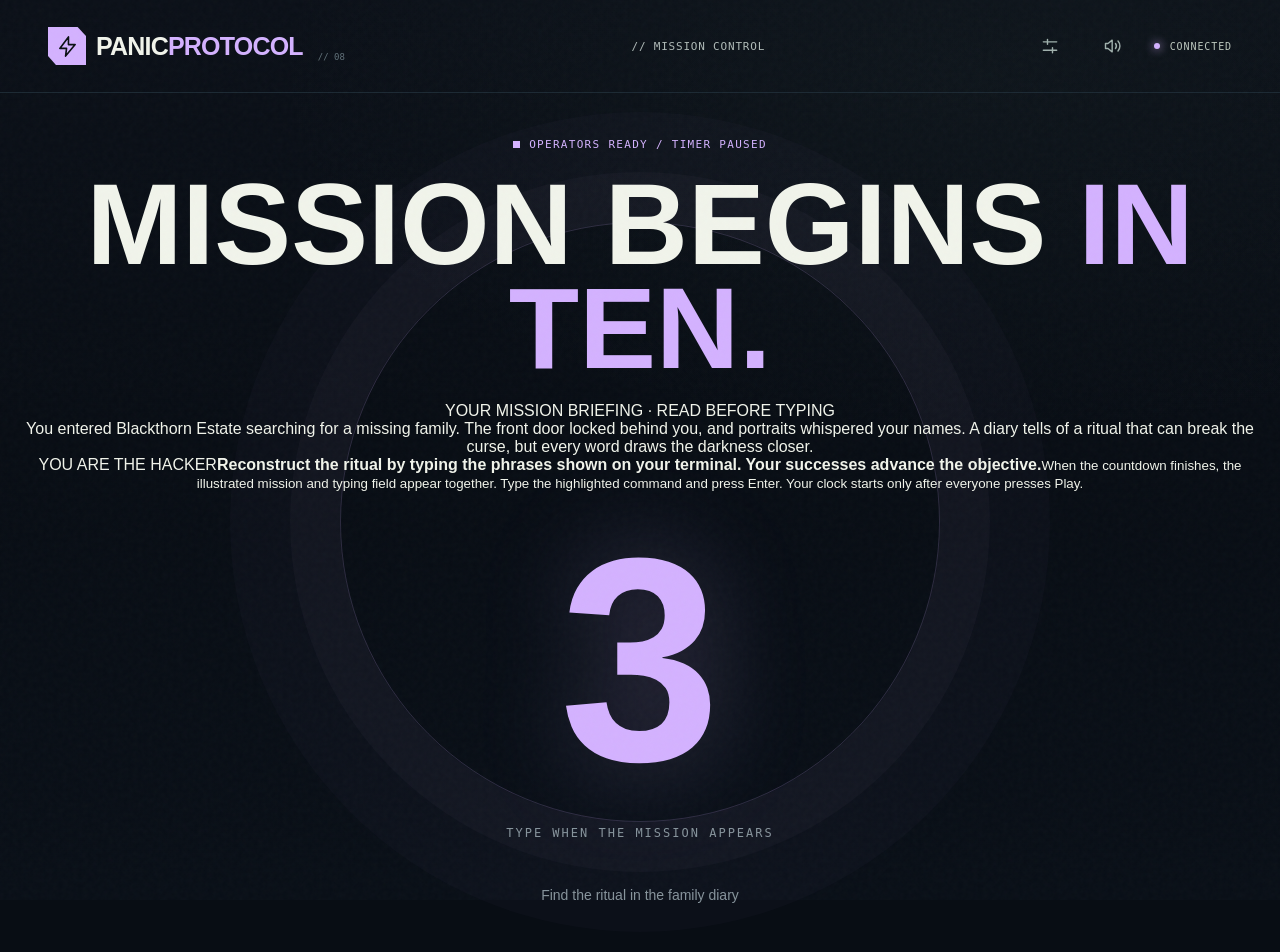
<file: app/countdown.html>
<!doctype html><html><head><meta name="viewport" content="width=device-width, initial-scale=1"/><style>:root {
  color-scheme:dark;
  --background:#080d14;
  --bg-alt:#0d131c;
  --panel:#111823;
  --panel-2:#141d28;
  --line:#27323b;
  --line-soft:#1c2933;
  --text:#f1f4eb;
  --muted:#87949c;
  --faint:#62727a;
  --accent:#eaff78;
  --accent-rgb:234,255,120;
  --danger:#fb7058;
  --success:#b9f890;
  --display:'Barlow Condensed','Roboto Condensed','Arial Narrow',sans-serif;
  --mono:'DM Mono','DejaVu Sans Mono',monospace;
  --body:'Inter','Roboto',sans-serif
}
body[data-theme="hollow"] {
  --accent:#d4b2ff;
  --accent-rgb:212,178,255;
  --danger:#fb7893
}
body[data-theme="outbreak"] {
  --accent:#83f6c0;
  --accent-rgb:131,246,192;
  --danger:#f5bb66
}
* {
  box-sizing:border-box
}
html {
  scroll-behavior:smooth
}
body {
  margin:0;
  min-width:320px;
  background:var(--background);
  color:var(--text);
  font-family:var(--body);
  -webkit-font-smoothing:antialiased
}
body:before {
  position:fixed;
  inset:0;
  content:"";
  pointer-events:none;
  z-index:-1;
  background:radial-gradient(ellipse 56% 42% at 76% 8%,rgba(100,148,117,.045),transparent),linear-gradient(180deg,#0b1018 0,#080d14 48%,#090f17 100%)
}
button,input {
  font:inherit
}
button {
  cursor:pointer
}
button:disabled {
  cursor:not-allowed;
  opacity:.42
}
a {
  color:inherit;
  text-decoration:none
}
h1,h2,h3,p {
  margin:0
}
button:focus-visible,a:focus-visible,input:focus-visible {
  outline:2px solid var(--accent);
  outline-offset:3px
}
::selection {
  background:var(--accent);
  color:#101315
}
.grain {
  position:fixed;
  z-index:100;
  inset:0;
  pointer-events:none;
  opacity:.09;
  background-image:url("data:image/svg+xml,%3Csvg viewBox='0 0 200 200' xmlns='http://www.w3.org/2000/svg'%3E%3Cfilter id='n'%3E%3CfeTurbulence type='fractalNoise' baseFrequency='.9' numOctaves='3' stitchTiles='stitch'/%3E%3C/filter%3E%3Crect width='100%25' height='100%25' filter='url(%23n)' opacity='.3'/%3E%3C/svg%3E")
}
.shell {
  max-width:1392px;
  margin:0 auto;
  padding-left:48px;
  padding-right:48px
}
.game-shell {
  max-width:1580px;
  margin:0 auto;
  padding:34px 46px 60px
}
.topbar {
  height:93px;
  display:flex;
  align-items:center;
  justify-content:space-between;
  border-bottom:1px solid var(--line-soft);
  position:relative;
  z-index:4
}
.brand {
  display:inline-flex;
  align-items:center;
  gap:10px;
  white-space:nowrap
}
.brand-symbol {
  width:38px;
  height:38px;
  display:flex;
  align-items:center;
  justify-content:center;
  background:var(--accent);
  color:#0b1014;
  clip-path:polygon(0 0,78% 0,100% 24%,100% 100%,21% 100%,0 76%)
}
.brand-name {
  font-family:var(--display);
  font-size:25px;
  font-weight:900;
  letter-spacing:-.8px;
  line-height:.9
}
.brand-name span {
  color:var(--accent)
}
.brand-ver {
  font-family:var(--mono);
  color:var(--faint);
  font-size:9px;
  margin-left:5px;
  align-self:flex-end;
  margin-bottom:3px
}
.desktop-nav {
  display:flex;
  gap:38px;
  margin-left:20px
}
.desktop-nav a,.top-nav-text {
  font:500 11px var(--mono);
  letter-spacing:.8px;
  color:#b0bbb8;
  transition:color .2s
}
.desktop-nav a:hover {
  color:var(--accent)
}
.topbar-right {
  display:flex;
  gap:23px;
  align-items:center
}
.sound-toggle {
  background:none;
  border:0;
  color:#a0b1ad;
  display:flex;
  padding:8px
}
.sound-toggle:hover {
  color:var(--accent)
}
.server-indicator {
  display:flex;
  gap:10px;
  align-items:center;
  font:500 10px var(--mono);
  color:#bcc8be;
  letter-spacing:.9px
}
.server-indicator i,.visual-live i,.op-connected i {
  width:6px;
  height:6px;
  background:var(--accent);
  border-radius:50%;
  box-shadow:0 0 10px var(--accent)
}
.btn {
  border:1px solid transparent;
  border-radius:2px;
  display:inline-flex;
  gap:13px;
  align-items:center;
  justify-content:center;
  min-height:49px;
  padding:0 25px;
  font:800 14px var(--display);
  letter-spacing:1.1px;
  text-transform:uppercase;
  transition:transform .18s,background .2s,border-color .2s,box-shadow .2s
}
.btn:hover:not(:disabled) {
  transform:translateY(-2px)
}
.btn-primary {
  background:var(--accent);
  color:#101617;
  box-shadow:0 5px 35px rgba(var(--accent-rgb),.12)
}
.btn-primary:hover:not(:disabled) {
  background:#f4ffad;
  box-shadow:0 8px 38px rgba(var(--accent-rgb),.2)
}
body[data-theme="hollow"] .btn-primary:hover {
  background:#e4caff
}
body[data-theme="outbreak"] .btn-primary:hover {
  background:#afffda
}
.btn-outline {
  background:rgba(15,22,32,.74);
  color:var(--text);
  border-color:#4d5c60
}
.btn-outline:hover:not(:disabled) {
  border-color:var(--accent);
  background:rgba(var(--accent-rgb),.04)
}
.btn-large {
  min-height:60px;
  padding:0 26px;
  font-size:16px
}
.btn-wide {
  width:100%
}
.button-arrow {
  display:flex;
  margin-left:20px
}
.eyebrow {
  display:inline-flex;
  gap:9px;
  align-items:center;
  font:500 11px var(--mono);
  letter-spacing:1.3px;
  color:var(--accent);
  text-transform:uppercase
}
.tiny-square {
  width:7px;
  height:7px;
  background:var(--accent);
  display:inline-block
}
.text-button {
  display:inline-flex;
  align-items:center;
  gap:7px;
  color:var(--muted);
  border:0;
  background:none;
  font:500 11px var(--mono);
  letter-spacing:.4px
}
.text-button:hover {
  color:var(--accent)
}
/* Cinematic landing */ .hero {
  min-height:648px;
  display:grid;
  grid-template-columns:1.08fr .92fr;
  gap:45px;
  align-items:center;
  padding-top:57px;
  padding-bottom:80px;
  overflow:hidden
}
.hero-copy {
  position:relative;
  z-index:2;
  padding-bottom:4px
}
.hero-kicker {
  display:flex;
  align-items:center;
  gap:12px;
  color:#c5d0c3;
  font:500 11px var(--mono);
  letter-spacing:1.35px;
  margin-bottom:27px
}
.live-pulse {
  height:7px;
  width:7px;
  border:1px solid var(--accent);
  background:var(--accent);
  border-radius:50%;
  display:inline-block;
  box-shadow:0 0 0 5px rgba(var(--accent-rgb),.09),0 0 12px rgba(var(--accent-rgb),.45);
  animation:pulse 2.8s infinite
}
.dot-separator {
  color:var(--faint)
}
.hero h1 {
  font:900 clamp(70px,7.4vw,130px)/.85 var(--display);
  letter-spacing:-3.8px;
  text-transform:uppercase;
  white-space:nowrap;
  margin-bottom:29px
}
.hero h1 em {
  color:var(--accent);
  font-style:normal
}
.hero-lede {
  font-size:16px;
  line-height:1.85;
  color:#a8b5b6;
  max-width:555px;
  font-weight:400
}
.hero-lede strong {
  color:#f1f5eb;
  font-weight:700
}
.hero-actions {
  display:flex;
  gap:12px;
  flex-wrap:wrap;
  margin-top:34px
}
.hero-footnotes {
  display:flex;
  gap:21px;
  align-items:center;
  flex-wrap:wrap;
  margin-top:42px
}
.hero-footnotes span {
  display:inline-flex;
  gap:8px;
  align-items:center;
  font:500 9px var(--mono);
  letter-spacing:.2px;
  color:#8e9c9d
}
.hero-footnotes svg {
  color:var(--accent)
}
.hero-visual {
  height:482px;
  background:radial-gradient(ellipse at center,#172626 0,#0e181e 57%,#0b121b 100%);
  border:1px solid #344144;
  position:relative;
  box-shadow:0 34px 80px rgba(0,0,0,.28),inset 0 0 55px rgba(6,18,12,.54);
  min-width:0;
  overflow:hidden
}
.hero-visual:before {
  content:"";
  position:absolute;
  inset:0;
  pointer-events:none;
  background:linear-gradient(transparent 49%,rgba(0,0,0,.13) 50%);
  background-size:100% 5px;
  z-index:2;
  opacity:.7
}
.visual-top,.visual-bottom {
  position:absolute;
  z-index:3;
  left:23px;
  right:23px;
  display:flex;
  justify-content:space-between;
  align-items:center;
  gap:12px
}
.visual-top {
  top:22px
}
.visual-bottom {
  bottom:18px;
  border-top:1px solid #304145;
  padding-top:13px
}
.mini-label,.visual-bottom {
  font:500 9px var(--mono);
  letter-spacing:.5px;
  color:#8da098
}
.visual-live {
  display:inline-flex;
  align-items:center;
  gap:9px;
  color:var(--accent);
  font:500 9px var(--mono);
  letter-spacing:.5px
}
.visual-live i {
  width:5px;
  height:5px
}
.visual-bottom span:nth-child(2) {
  color:var(--accent)
}
.signal-icon {
  color:var(--accent)
}
.visual-corner {
  position:absolute;
  bottom:3px;
  width:18px;
  height:18px;
  border-bottom:2px solid var(--accent);
  z-index:4
}
.vcl {
  left:4px;
  border-left:2px solid var(--accent)
}
.vcr {
  right:4px;
  border-right:2px solid var(--accent)
}
.sim-canvas {
  position:absolute;
  inset:27px 18px 38px;
  overflow:hidden
}
.sim-grid {
  position:absolute;
  inset:0;
  opacity:.43;
  background-image:linear-gradient(to right,rgba(119,179,123,.14) 1px,transparent 1px),linear-gradient(to bottom,rgba(119,179,123,.14) 1px,transparent 1px);
  background-size:34px 34px;
  mask-image:radial-gradient(ellipse at center,#000 20%,transparent 74%)
}
.orbit-ring {
  position:absolute;
  left:50%;
  top:49%;
  transform:translate(-50%,-50%);
  border:1px solid rgba(var(--accent-rgb),.27);
  border-radius:50%;
  aspect-ratio:1
}
.orbit-ring-a {
  width:57%;
  border-style:dashed;
  animation:spin 55s linear infinite
}
.orbit-ring-b {
  width:78%;
  border-color:rgba(var(--accent-rgb),.15)
}
.orbit-ring-c {
  width:104%;
  border-color:rgba(var(--accent-rgb),.1)
}
.orbit-ring-c:before,.orbit-ring-b:before {
  content:"";
  width:5px;
  height:5px;
  background:var(--accent);
  border-radius:50%;
  position:absolute;
  top:14%;
  left:14%;
  box-shadow:0 0 15px var(--accent)
}
.sim-ship {
  position:absolute;
  left:50%;
  top:49%;
  transform:translate(-50%,-50%);
  width:152px;
  height:152px;
  display:flex;
  align-items:center;
  justify-content:center;
  filter:drop-shadow(0 0 24px rgba(var(--accent-rgb),.13));
  z-index:1
}
.ship-core {
  position:absolute;
  width:50px;
  height:50px;
  transform:rotate(45deg);
  border:5px solid #b0bfa3;
  box-shadow:0 0 0 10px #273c37,0 0 0 12px rgba(var(--accent-rgb),.45),0 0 35px rgba(var(--accent-rgb),.35);
  background:#4c6855
}
.ship-ray {
  position:absolute;
  background:#476056;
  border:2px solid #a2b5a0;
  width:24px;
  height:124px;
  clip-path:polygon(10% 0,90% 0,100% 100%,0 100%)
}
.ship-ray.a {
  transform:rotate(0)
}
.ship-ray.b {
  transform:rotate(60deg)
}
.ship-ray.c {
  transform:rotate(120deg)
}
.sim-ship span {
  position:relative;
  z-index:1;
  font:700 12px var(--mono);
  background:#1c302a;
  padding:8px;
  color:var(--accent)
}
.sim-blip {
  position:absolute;
  width:10px;
  height:10px;
  border:2px solid var(--danger);
  box-shadow:0 0 13px var(--danger);
  transform:rotate(45deg);
  z-index:1;
  animation:blip 2s infinite
}
.blip-a {
  left:72%;
  top:20%
}
.blip-b {
  left:18%;
  top:65%;
  animation-delay:.9s
}
.blip-c {
  left:82%;
  top:68%;
  animation-delay:.35s
}
.radar-sweep {
  position:absolute;
  left:50%;
  top:49%;
  width:47%;
  height:100%;
  transform-origin:0 0;
  background:conic-gradient(from 10deg at 0 0,rgba(var(--accent-rgb),.13),transparent 38deg);
  animation:radar 7s linear infinite;
  pointer-events:none
}
.sim-coord {
  position:absolute;
  font:9px var(--mono);
  color:rgba(var(--accent-rgb),.65)
}
.sim-coord.top {
  top:60px;
  left:10px
}
.sim-coord.bottom {
  bottom:55px;
  right:8px
}
.floating-target {
  z-index:4;
  position:absolute;
  display:flex;
  align-items:center;
  gap:11px;
  background:#111d24;
  border:1px solid #455557;
  padding:12px 14px;
  box-shadow:0 10px 25px #0009;
  min-width:237px
}
.floating-target div:not(.panel-progress) {
  display:flex;
  flex-direction:column;
  gap:5px
}
.floating-target div span {
  font:9px var(--mono);
  color:#9aaca9
}
.floating-target strong {
  font:700 16px var(--display);
  letter-spacing:.6px
}
.panel-a {
  top:104px;
  left:11px
}
.panel-b {
  right:10px;
  bottom:85px;
  border-color:#65504a
}
.float-icon {
  color:var(--accent)
}
.panel-progress {
  width:34px;
  height:3px;
  background:#35433f;
  align-self:flex-end;
  margin-left:auto
}
.panel-progress b {
  display:block;
  height:100%;
  width:68%;
  background:var(--accent)
}
.threat-alert {
  width:29px;
  height:29px;
  display:grid;
  place-items:center;
  border:1px solid var(--danger);
  color:var(--danger);
  font:700 17px var(--mono)
}
.panel-b strong {
  color:#f0b0a0
}
.tiny-bars {
  color:var(--danger);
  font-size:16px
}
.ticker {
  height:51px;
  overflow:hidden;
  border-top:1px solid #2e3a3e;
  border-bottom:1px solid #2e3a3e;
  background:#131d22
}
.ticker-track {
  display:flex;
  align-items:center;
  justify-content:space-around;
  gap:48px;
  white-space:nowrap;
  width:max-content;
  min-width:100%;
  height:100%;
  animation:marquee 36s linear infinite
}
.ticker span {
  font:700 15px var(--display);
  letter-spacing:1.7px;
  color:#d0dfcf
}
.ticker b {
  color:var(--accent);
  font-size:18px
}
/* Missions */ .operations {
  padding-top:103px;
  padding-bottom:104px
}
.section-head {
  display:flex;
  align-items:flex-end;
  justify-content:space-between;
  gap:30px;
  margin-bottom:36px
}
.section-head h2,.how h2 {
  font:900 clamp(42px,4.3vw,66px)/.93 var(--display);
  letter-spacing:-.6px;
  margin-top:20px
}
.section-head h2 span,.how h2 span {
  color:#71817f
}
.section-aside {
  max-width:260px;
  border-top:1px solid var(--line);
  padding-top:14px
}
.section-aside>span {
  color:var(--accent);
  font:500 10px var(--mono)
}
.section-aside p {
  font-size:12px;
  line-height:1.7;
  color:var(--muted);
  margin-top:10px
}
.mission-grid {
  display:grid;
  grid-template-columns:repeat(3,minmax(0,1fr));
  gap:17px
}
.mission-card {
  text-align:left;
  position:relative;
  padding:0;
  color:var(--text);
  border:1px solid #2e3b44;
  background:#111924;
  min-height:428px;
  overflow:hidden;
  display:flex;
  flex-direction:column;
  transition:transform .25s,border-color .25s,box-shadow .25s
}
.mission-card:hover {
  transform:translateY(-6px);
  border-color:#6d7e71;
  box-shadow:0 20px 42px rgba(0,0,0,.25)
}
.mission-card.active {
  border-color:var(--accent);
  box-shadow:inset 0 0 0 1px rgba(var(--accent-rgb),.22)
}
.mission-card-top {
  position:absolute;
  top:0;
  left:0;
  right:0;
  padding:19px 21px;
  display:flex;
  align-items:center;
  justify-content:space-between;
  z-index:3;
  font:500 10px var(--mono);
  letter-spacing:.5px;
  color:#c2cfca
}
.card-selector {
  width:27px;
  height:27px;
  display:grid;
  place-items:center;
  border:1px solid #687a75;
  font:700 20px var(--mono)
}
.active .card-selector {
  background:var(--accent);
  color:#101416;
  border-color:var(--accent)
}
.art-art {
  height:208px;
  position:relative;
  overflow:hidden;
  flex:none
}
.station-art {
  background:radial-gradient(ellipse at 53% 67%,#314d51 0,#1a323c 38%,#12252e 68%,#121e28 100%)
}
.art-orbit {
  position:absolute;
  left:50%;
  top:55%;
  border:1px solid #5b8889;
  border-radius:50%;
  transform:translate(-50%,-50%);
  width:180px;
  height:180px;
  box-shadow:0 0 15px #2d575653
}
.orbit-two {
  width:270px;
  height:270px;
  opacity:.45;
  border-style:dashed
}
.art-station {
  position:absolute;
  left:50%;
  top:56%;
  transform:translate(-50%,-50%);
  font:800 116px var(--display);
  color:#a0c7bc;
  text-shadow:0 0 25px #70b49b7a
}
.art-glow {
  position:absolute;
  inset:0;
  background:linear-gradient(to bottom,transparent 58%,#111924 100%)
}
.hollow-art {
  background:radial-gradient(ellipse at 52% 35%,#4a355d 0,#252037 46%,#1b1b2c 78%)
}
.hollow-door {
  position:absolute;
  left:50%;
  bottom:-13px;
  transform:translateX(-50%);
  width:113px;
  height:169px;
  background:linear-gradient(110deg,#191622 0,#41394b 53%,#15131d 56%);
  border:10px solid #746577;
  box-shadow:0 0 0 8px #292333,0 0 37px #b09cc55a
}
.door-knob {
  position:absolute;
  right:12px;
  top:89px;
  border-radius:50%;
  background:#e6b78e;
  height:6px;
  width:6px;
  box-shadow:0 0 8px #e6b78e
}
.hollow-moon {
  position:absolute;
  left:18%;
  top:24%;
  border-radius:50%;
  background:#c5b0d6;
  width:35px;
  height:35px;
  box-shadow:0 0 37px #d5b4ff82
}
.hollow-fog {
  position:absolute;
  bottom:0;
  width:100%;
  height:55%;
  background:linear-gradient(0deg,#5c537248,transparent)
}
.outbreak-art {
  background:radial-gradient(ellipse at 50% 55%,#1c554c,#11312f 58%,#102324)
}
.bio-outer {
  position:absolute;
  width:200px;
  height:200px;
  border:1px solid #51917a;
  border-radius:50%;
  left:50%;
  top:53%;
  transform:translate(-50%,-50%);
  box-shadow:0 0 0 13px #30554a46,0 0 0 27px #30554a25
}
.bio-inner {
  position:absolute;
  left:50%;
  top:55%;
  transform:translate(-50%,-50%);
  font:800 141px var(--display);
  line-height:1;
  color:#a0dfb1;
  text-shadow:0 0 29px #5efca56c
}
.bio-dot {
  position:absolute;
  width:8px;
  height:8px;
  background:#9afaa9;
  border-radius:50%;
  box-shadow:0 0 15px #bafca5
}
.d1 {
  top:29%;
  left:21%
}
.d2 {
  top:18%;
  right:20%
}
.d3 {
  bottom:21%;
  right:30%
}
.mission-card-body {
  padding:19px 22px 21px;
  display:flex;
  flex-direction:column;
  gap:10px;
  flex:1
}
.mission-genre {
  font:500 10px var(--mono);
  letter-spacing:1.15px;
  color:var(--accent)
}
.mission-card:nth-child(2) .mission-genre {
  color:#d3a9ec
}
.mission-card:nth-child(3) .mission-genre {
  color:#8de4c2
}
.mission-card-body strong {
  font:900 34px var(--display);
  letter-spacing:-.15px
}
.mission-desc {
  font-size:12px;
  line-height:1.7;
  color:#a0adb2;
  max-width:280px
}
.mission-card-foot {
  height:52px;
  padding:0 22px;
  display:flex;
  align-items:center;
  justify-content:space-between;
  border-top:1px solid #30404a;
  font:700 11px var(--mono);
  letter-spacing:.4px;
  color:#a6b8ad;
  transition:color .25s
}
.mission-card.active .mission-card-foot {
  color:var(--accent)
}
.how {
  border-top:1px solid var(--line-soft);
  padding-top:84px;
  padding-bottom:95px;
  display:grid;
  grid-template-columns:1fr 1.65fr;
  gap:70px
}
.how-intro p {
  margin-top:23px;
  max-width:300px;
  font-size:14px;
  color:var(--muted);
  line-height:1.8
}
.how-steps {
  display:grid;
  grid-template-columns:repeat(3,minmax(0,1fr));
  gap:18px
}
.how-step {
  border-left:1px solid #34414a;
  padding:0 0 8px 19px
}
.step-id {
  font:500 10px var(--mono);
  color:var(--accent);
  letter-spacing:.7px
}
.step-icon {
  margin-top:33px;
  margin-bottom:22px;
  color:var(--accent)
}
.how-step h3 {
  font:800 21px var(--display);
  margin-bottom:13px
}
.how-step p {
  font-size:12px;
  color:#96a7ad;
  line-height:1.85
}
.closing-cta {
  background:#131f26;
  border:1px solid #2b403c;
  padding-top:35px;
  padding-bottom:35px;
  display:flex;
  align-items:center;
  justify-content:space-between;
  gap:20px;
  margin-bottom:60px
}
.closing-cta span {
  font:500 10px var(--mono);
  color:var(--accent);
  letter-spacing:1px
}
.closing-cta h2 {
  font:800 clamp(24px,2.9vw,39px) var(--display);
  margin-top:9px
}
.footer {
  padding-top:23px;
  padding-bottom:27px;
  display:flex;
  justify-content:space-between;
  gap:20px;
  border-top:1px solid var(--line-soft);
  font:500 10px var(--mono);
  letter-spacing:.6px;
  color:#6e8088
}
/* Session modal */ .modal-backdrop {
  position:fixed;
  inset:0;
  z-index:30;
  background:rgba(3,7,10,.84);
  backdrop-filter:blur(9px);
  display:grid;
  place-items:center;
  padding:20px
}
.modal-panel {
  width:min(100%,490px);
  background:#141d27;
  border:1px solid #4d605f;
  box-shadow:0 25px 100px #000a,0 0 90px rgba(var(--accent-rgb),.06);
  padding:44px;
  position:relative;
  animation:rise .24s ease both
}
.modal-panel:before {
  content:"";
  height:3px;
  position:absolute;
  left:0;
  top:0;
  width:100%;
  background:var(--accent)
}
.close-modal {
  position:absolute;
  right:19px;
  top:17px;
  color:#a9b6b9;
  background:none;
  border:0;
  padding:5px
}
.modal-panel h2 {
  font:900 43px/.95 var(--display);
  margin:22px 0 13px
}
.modal-panel p {
  color:#9eaeb4;
  font-size:13px;
  line-height:1.8;
  margin-bottom:25px
}
.session-form {
  display:flex;
  flex-direction:column;
  gap:11px
}
.session-form>label {
  display:flex;
  justify-content:space-between;
  font:500 10px var(--mono);
  color:#c0cfc6;
  letter-spacing:.7px
}
.session-form>label span {
  font-size:9px;
  color:#687f86
}
.session-form input {
  height:53px;
  background:#0b121b;
  border:1px solid #3b4e55;
  border-radius:0;
  padding:0 16px;
  color:var(--text);
  font:500 16px var(--mono);
  outline:0;
  transition:border-color .2s
}
.session-form input:focus {
  border-color:var(--accent)
}
.session-form input::placeholder {
  color:#54676b
}
.session-form .code-field {
  font-size:23px;
  letter-spacing:8px;
  text-transform:uppercase
}
.session-form button[type="submit"] {
  margin-top:9px
}
.modal-mission {
  margin:15px 0 8px;
  border:1px solid #34434a;
  padding:16px;
  display:grid;
  grid-template-columns:1fr auto;
  gap:8px;
  align-items:center
}
.modal-mission>span {
  grid-column:1/-1;
  font:500 10px var(--mono);
  color:var(--faint)
}
.modal-mission strong {
  font:800 21px var(--display)
}
.modal-mission a {
  font:500 10px var(--mono);
  color:var(--accent);
  text-decoration:underline
}
.modal-alt {
  margin-top:23px;
  display:flex;
  justify-content:center;
  gap:8px;
  align-items:center;
  color:#91a3a5;
  font:500 10px var(--mono)
}
.modal-alt button {
  color:var(--accent);
  font:inherit;
  background:none;
  border:0;
  text-decoration:underline
}
/* Lobby */ .lobby-top {
  display:flex;
  align-items:center;
  justify-content:space-between
}
.lobby-heading {
  margin:28px 0 35px;
  display:flex;
  align-items:flex-end;
  justify-content:space-between;
  gap:20px
}
.lobby-heading h1 {
  font:900 clamp(54px,5vw,80px)/.97 var(--display)
}
.lobby-heading h1 em {
  font-style:normal;
  color:var(--accent)
}
.lobby-heading p {
  color:var(--muted);
  margin-top:14px;
  font-size:13px
}
.lobby-status {
  font:500 11px var(--mono);
  letter-spacing:.3px;
  color:var(--accent);
  display:flex;
  gap:10px;
  align-items:center
}
.lobby-ping {
  width:7px;
  height:7px;
  background:var(--accent);
  box-shadow:0 0 0 6px rgba(var(--accent-rgb),.12);
  border-radius:50%;
  animation:pulse 2s infinite
}
.lobby-grid {
  display:grid;
  grid-template-columns:1fr 1fr;
  gap:20px
}
.lobby-panel {
  border:1px solid var(--line);
  background:#111923;
  padding:28px;
  min-height:477px
}
.panel-label,.sidebar-heading {
  font:500 11px var(--mono);
  color:var(--accent);
  letter-spacing:1px
}
.lobby-room h2 {
  font:800 30px var(--display);
  margin-top:30px
}
.room-code {
  display:flex;
  gap:9px;
  margin:21px 0 22px
}
.room-code span {
  background:#1c2b31;
  border:1px solid #47605b;
  color:#eef4e5;
  display:grid;
  place-items:center;
  flex:1;
  min-width:0;
  height:72px;
  font:700 36px var(--mono)
}
.lobby-panel .fine-print {
  font-size:12px;
  color:#879aa1;
  margin-top:14px;
  line-height:1.6
}
.lobby-members {
  border-top:1px solid #304149;
  margin-top:28px;
  padding-top:20px
}
.lobby-members>.panel-label {
  margin-bottom:13px;
  color:#a0aeac
}
.member-row {
  display:flex;
  gap:13px;
  align-items:center;
  background:#19232d;
  border:1px solid #2a3b44;
  padding:11px;
  margin-top:9px
}
.member-avatar {
  height:41px;
  width:41px;
  display:grid;
  place-items:center;
  background:#2b403e;
  color:var(--accent);
  font:800 17px var(--display)
}
.member-row>div {
  display:flex;
  flex-direction:column;
  gap:5px;
  min-width:0
}
.member-row strong {
  font:800 17px var(--display);
  letter-spacing:.5px
}
.member-row small {
  font:9px var(--mono);
  color:#768b92
}
.connected-tag {
  margin-left:auto;
  font:9px var(--mono);
  color:var(--accent)
}
.member-row.pending {
  border-style:dashed;
  background:#151d26
}
.pending .member-avatar {
  background:#202a34;
  color:#70868a
}
.loading-dot {
  margin-left:auto;
  height:8px;
  width:8px;
  border-radius:50%;
  background:var(--accent);
  animation:pulse 1.5s infinite
}
.mission-choice .lobby-mission-art {
  position:relative;
  height:165px;
  margin:22px 0 18px;
  overflow:hidden;
  background:#16232e
}
.lobby-mission-art>.art-art {
  height:100%
}
.lobby-mission-art>.art-art .art-art {
  height:100%
}
.lobby-mission-art>span {
  position:absolute;
  bottom:10px;
  left:13px;
  z-index:2;
  font:10px var(--mono);
  color:#e7f3e4
}
.lobby-art-shade {
  position:absolute;
  inset:0;
  background:linear-gradient(transparent 45%,#0a121da3)
}
.lobby-mission-name {
  display:flex;
  align-items:center;
  justify-content:space-between;
  gap:10px
}
.lobby-mission-name h2 {
  font:800 32px var(--display)
}
.lobby-mission-name span {
  font:9px var(--mono);
  color:var(--accent)
}
.mission-choice>p {
  color:#a1b0b4;
  font-size:12px;
  line-height:1.7;
  margin:11px 0 18px;
  max-width:490px
}
.lobby-mission-options {
  display:grid;
  grid-template-columns:1fr;
  gap:7px
}
.mini-mission {
  min-height:35px;
  padding:0 12px;
  display:flex;
  align-items:center;
  gap:11px;
  border:1px solid #2e3b46;
  background:#151f29;
  text-align:left;
  color:#95aaa9;
  font:500 10px var(--mono)
}
.mini-mission span {
  flex:1
}
.mini-mission.selected {
  color:var(--accent);
  border-color:rgba(var(--accent-rgb),.45);
  background:rgba(var(--accent-rgb),.06)
}
.mini-mission:hover:not(:disabled) {
  border-color:var(--accent)
}
.lobby-launch {
  background:#19252b;
  border:1px solid #334348;
  padding:22px 25px;
  margin-top:18px;
  display:flex;
  justify-content:space-between;
  align-items:center;
  gap:23px
}
.launch-kicker {
  font:500 11px var(--mono);
  letter-spacing:.6px;
  color:var(--accent)
}
.lobby-launch p {
  font-size:12px;
  line-height:1.6;
  color:#9fb0b5;
  margin-top:7px;
  max-width:630px
}
/* Game */ .gameplay {
  padding-top:27px
}
.game-topline {
  display:flex;
  align-items:center;
  justify-content:space-between;
  gap:20px;
  margin:7px 0 25px
}
.game-topline h1 {
  font:900 46px var(--display);
  letter-spacing:.4px;
  margin-top:8px
}
.game-topline h1 span {
  color:#6f8885;
  font:500 13px var(--mono);
  margin-left:10px
}
.live-status {
  display:flex;
  gap:11px;
  align-items:center;
  font:500 10px var(--mono);
  color:#becbc2
}
.game-hud {
  display:grid;
  grid-template-columns:.9fr 1.1fr 1.65fr 1fr;
  border:1px solid #3b4b52;
  background:#151e27;
  min-height:88px
}
.hud-item {
  padding:17px 24px;
  border-right:1px solid #34434a;
  display:flex;
  flex-direction:column;
  gap:7px;
  justify-content:center
}
.hud-item:last-child {
  border:0
}
.hud-item>span {
  font:500 10px var(--mono);
  letter-spacing:.4px;
  color:#90a5a3
}
.hud-item strong {
  font:800 28px var(--display);
  line-height:1
}
.hud-item strong small {
  font:500 13px var(--mono);
  color:#768b8f
}
.hud-timer strong {
  color:var(--accent);
  font:700 34px var(--mono);
  letter-spacing:2px
}
.hud-stability>span {
  display:flex;
  justify-content:space-between;
  gap:9px
}
.hud-stability b {
  color:var(--accent);
  font-weight:500
}
.meter {
  height:9px;
  border:1px solid #3a4c50;
  background:#111a22;
  overflow:hidden
}
.meter i {
  display:block;
  height:100%;
  background:var(--accent);
  transition:width .25s
}
.game-columns {
  display:grid;
  grid-template-columns:minmax(214px, .82fr) minmax(0,2.14fr) minmax(220px,.9fr);
  gap:14px;
  margin-top:15px;
  align-items:stretch
}
.mission-sidebar,.team-sidebar,.typing-zone {
  min-height:548px;
  border:1px solid #304049;
  background:#111923
}
.mission-sidebar,.team-sidebar {
  padding:23px 19px
}
.mission-goal {
  margin-top:27px;
  display:flex;
  flex-direction:column;
  gap:10px
}
.mission-goal small,.progress-header,.threat-timer,.operator-card .op-role,.operator-head,.op-stats>.metric span {
  font:500 10px var(--mono);
  color:#8ca0a2;
  letter-spacing:.25px
}
.mission-goal strong {
  font:800 27px var(--display);
  line-height:1.03;
  text-transform:uppercase
}
.mission-goal>span {
  font:500 9px var(--mono);
  color:var(--accent);
  margin-top:1px
}
.progress-header {
  display:flex;
  justify-content:space-between;
  align-items:center;
  margin-top:35px
}
.progress-header b {
  color:var(--accent);
  font-weight:500
}
.progress-blocks {
  display:flex;
  gap:5px;
  margin-top:12px
}
.progress-blocks span {
  height:14px;
  background:#26363c;
  flex:1;
  border:1px solid #364950
}
.progress-blocks span.filled {
  background:var(--accent);
  border-color:var(--accent);
  box-shadow:0 0 15px rgba(var(--accent-rgb),.13)
}
.threat-monitor {
  margin-top:45px;
  padding-top:23px;
  border-top:1px solid #2d3c45
}
.threat-visual {
  height:126px;
  display:grid;
  place-items:center;
  position:relative;
  overflow:hidden
}
.threat-rings {
  height:84px;
  width:84px;
  border:1px solid #684b4e;
  border-radius:50%;
  position:relative;
  display:grid;
  place-items:center;
  color:var(--danger);
  font:900 39px var(--display)
}
.threat-rings i {
  position:absolute;
  inset:-13px;
  border:1px dashed #774a4d;
  border-radius:50%;
  animation:spin 27s linear infinite
}
.threat-rings i:nth-child(2) {
  inset:-27px;
  opacity:.55;
  animation-duration:44s;
  animation-direction:reverse
}
.threat-rings i:nth-child(3) {
  inset:13px;
  border:1px solid var(--danger);
  opacity:.28
}
.threat-rings span {
  animation:pulse 2s infinite
}
.threat-name {
  text-align:center;
  font:800 23px var(--display);
  color:#f4a095;
  min-height:27px
}
.threat-timer {
  margin-top:17px;
  display:flex;
  justify-content:space-between;
  align-items:center
}
.threat-timer b {
  font:700 12px var(--mono);
  color:var(--danger)
}
.threat-meter {
  margin-top:10px;
  height:6px
}
.threat-meter i {
  background:var(--danger)
}
.typing-zone {
  display:flex;
  flex-direction:column;
  background:linear-gradient(180deg,#162229 0,#111a22 47%,#121c25 100%);
  border-color:#405258;
  position:relative;
  min-width:0
}
.typing-zone:before,.typing-zone:after {
  content:"";
  position:absolute;
  width:15px;
  height:15px;
  pointer-events:none;
  z-index:1
}
.typing-zone:before {
  top:4px;
  left:4px;
  border-top:2px solid var(--accent);
  border-left:2px solid var(--accent)
}
.typing-zone:after {
  top:4px;
  right:4px;
  border-top:2px solid var(--accent);
  border-right:2px solid var(--accent)
}
.typing-top {
  height:67px;
  border-bottom:1px solid #394a50;
  display:flex;
  justify-content:space-between;
  align-items:center;
  gap:14px;
  padding:0 28px
}
.your-role {
  display:flex;
  align-items:center;
  gap:7px;
  font:500 11px var(--mono);
  color:#a5b4ae
}
.your-role svg,.your-role strong {
  color:var(--accent)
}
.your-role strong {
  letter-spacing:.5px
}
.role-switch-hint {
  display:flex;
  align-items:center;
  gap:8px;
  font:500 9px var(--mono);
  color:#7f9498;
  white-space:nowrap
}
.typing-main {
  padding:27px 29px 26px;
  flex:1;
  display:flex;
  flex-direction:column;
  align-items:stretch
}
.task-stamp {
  font:500 10px var(--mono);
  letter-spacing:.5px;
  color:#708d8c
}
.role-emblem {
  width:54px;
  height:54px;
  display:grid;
  place-items:center;
  margin:14px auto 13px;
  border:1px solid rgba(var(--accent-rgb),.48);
  background:rgba(var(--accent-rgb),.06);
  color:var(--accent);
  clip-path:polygon(0 0,79% 0,100% 22%,100% 100%,19% 100%,0 78%)
}
.typing-main h2 {
  text-align:center;
  font:900 clamp(32px,3vw,46px)/1.02 var(--display)
}
.task-subtitle {
  text-align:center;
  font-size:11px;
  color:#9caeb3;
  line-height:1.6;
  margin:9px 0 23px
}
.command-card {
  border:1px solid rgba(var(--accent-rgb),.53);
  background:#111e24;
  box-shadow:0 0 38px rgba(var(--accent-rgb),.05);
  position:relative;
  overflow:hidden
}
.command-card:before {
  content:"";
  position:absolute;
  inset:0;
  opacity:.17;
  background:repeating-linear-gradient(0deg,transparent 0 23px,rgba(var(--accent-rgb),.14) 24px),repeating-linear-gradient(90deg,transparent 0 23px,rgba(var(--accent-rgb),.13) 24px);
  pointer-events:none
}
.command-top,.command-bottom {
  position:relative;
  display:flex;
  justify-content:space-between;
  align-items:center;
  gap:9px;
  min-height:36px;
  padding:0 15px;
  font:500 9px var(--mono);
  color:#94a9a4
}
.command-top {
  border-bottom:1px solid #33494b
}
.command-top>span:first-child {
  display:flex;
  gap:7px;
  align-items:center
}
.command-live {
  height:5px;
  width:5px;
  display:inline-block;
  background:var(--accent);
  box-shadow:0 0 10px var(--accent)
}
.command-bottom {
  border-top:1px solid #33494b;
  color:#76918c
}
.target-text {
  position:relative;
  display:flex;
  justify-content:center;
  align-items:center;
  flex-wrap:wrap;
  min-height:104px;
  padding:22px 15px;
  font:500 clamp(16px,2vw,28px)/1.4 var(--mono);
  text-align:center;
  letter-spacing:.15px;
  white-space:pre-wrap;
  color:#f0f3ec;
  overflow-wrap:anywhere
}
.target-text .typed-good {
  color:var(--accent)
}
.target-text .typed-bad {
  color:#fb847e;
  background:#7b313755
}
.cursor-char {
  background:rgba(var(--accent-rgb),.28);
  outline:1px solid rgba(var(--accent-rgb),.52)
}
.input-label {
  font:500 10px var(--mono);
  color:#a2b5ad;
  letter-spacing:.2px;
  margin:26px 0 10px;
  display:flex;
  justify-content:space-between;
  gap:5px
}
.input-label>span {
  color:var(--accent)
}
.typing-input-wrap {
  position:relative;
  display:flex;
  align-items:center;
  background:#0b141a;
  border:1px solid #577066;
  transition:border-color .2s,box-shadow .2s
}
.typing-input-wrap:focus-within {
  border-color:var(--accent);
  box-shadow:0 0 0 2px rgba(var(--accent-rgb),.1)
}
.input-chevron {
  padding-left:17px;
  color:var(--accent);
  font:700 24px var(--mono)
}
.typing-input {
  background:none;
  border:0;
  outline:0;
  color:#fff;
  font:500 clamp(13px,1.45vw,19px) var(--mono);
  width:100%;
  min-width:0;
  height:62px;
  padding:0 8px;
  letter-spacing:.1px
}
.typing-input:focus {
  outline:0
}
.typing-input::placeholder {
  color:#536b6b
}
.typing-input.input-wrong {
  color:#ff9797
}
.input-enter {
  white-space:nowrap;
  margin-right:15px;
  color:#788e87;
  font:500 10px var(--mono)
}
.input-hint {
  font:10px/1.6 var(--mono);
  color:#72868c;
  margin-top:12px;
  text-align:center
}
.typing-footer {
  min-height:49px;
  border-top:1px solid #3a4a50;
  padding:11px 18px;
  display:flex;
  align-items:center;
  gap:9px;
  color:#a0b0ab;
  font:500 9px var(--mono);
  letter-spacing:.1px
}
.typing-footer-icon {
  color:var(--danger);
  display:flex
}
.typing-footer strong {
  font-weight:500;
  color:#e2aa9d
}
.kbd-graphic {
  margin-left:auto;
  color:#576e70;
  white-space:nowrap
}
.team-sidebar .sidebar-heading {
  margin-bottom:20px
}
.operator-card {
  border:1px solid #35464e;
  background:#17222c;
  padding:16px 15px;
  margin-bottom:12px
}
.operator-card.self-card {
  border-color:rgba(var(--accent-rgb),.42)
}
.operator-head {
  display:flex;
  justify-content:space-between;
  align-items:center;
  margin-bottom:14px
}
.op-number {
  background:#304043;
  color:var(--accent);
  padding:5px 8px
}
.op-connected {
  display:flex;
  gap:7px;
  align-items:center;
  color:var(--accent);
  font:500 9px var(--mono)
}
.operator-card>strong {
  font:800 22px var(--display);
  letter-spacing:.5px;
  display:block
}
.operator-card .op-role {
  display:block;
  margin-top:7px;
  color:#89a2a0
}
.op-stats {
  display:flex;
  gap:18px;
  border-top:1px solid #30424b;
  margin-top:16px;
  padding-top:12px
}
.metric {
  display:flex;
  flex-direction:column;
  gap:5px;
  flex:1
}
.metric strong {
  font:800 22px var(--display);
  color:var(--text)
}
.activity-panel {
  border-top:1px solid #34434e;
  margin-top:21px;
  padding-top:20px
}
.activity-title {
  display:flex;
  align-items:center;
  justify-content:space-between;
  font:500 10px var(--mono);
  color:#b6c6c1
}
.activity-live {
  color:var(--accent);
  font-size:9px
}
.activity-list {
  margin-top:16px;
  display:flex;
  flex-direction:column;
  gap:0;
  max-height:188px;
  overflow:hidden
}
.event-row {
  display:flex;
  align-items:flex-start;
  gap:9px;
  padding:8px 0;
  border-bottom:1px solid #26353c;
  color:#899da0
}
.event-row span {
  font:13px var(--mono);
  color:#617b7b
}
.event-row p {
  font:10px/1.5 var(--mono);
  color:#91a3a6
}
.event-row.good p,.event-row.good span {
  color:#b0d99a
}
.event-row.warning p,.event-row.warning span {
  color:#e9aa99
}
.game-lower {
  display:flex;
  justify-content:space-between;
  gap:20px;
  margin-top:13px;
  color:#64807f;
  font:500 9px var(--mono);
  letter-spacing:.3px
}
.game-lower>span:first-child {
  color:var(--accent)
}
/* Swap/results */ .switch-screen {
  height:calc(100vh - 100px);
  min-height:580px;
  display:flex;
  flex-direction:column;
  align-items:center;
  justify-content:center;
  text-align:center;
  padding:30px;
  background:radial-gradient(ellipse at 50% 45%,rgba(var(--accent-rgb),.09),transparent 47%)
}
.switch-rings {
  height:154px;
  width:154px;
  border:1px dashed var(--accent);
  border-radius:50%;
  display:grid;
  place-items:center;
  margin-bottom:28px;
  animation:spin 12s linear infinite;
  box-shadow:0 0 0 20px rgba(var(--accent-rgb),.03),0 0 0 47px rgba(var(--accent-rgb),.025)
}
.switch-rings span {
  animation:spin 12s linear infinite reverse;
  color:var(--accent);
  display:flex
}
.switch-screen h1 {
  font:900 clamp(55px,7vw,110px)/.9 var(--display);
  margin-top:22px
}
.switch-screen h1 em {
  font-style:normal;
  color:var(--accent)
}
.switch-screen>p {
  font:500 11px var(--mono);
  letter-spacing:1px;
  color:#a0b2b3;
  margin:18px 0 29px
}
.swap-card {
  display:flex;
  gap:8px;
  width:min(100%,460px)
}
.swap-card div {
  background:#17242a;
  border:1px solid #425754;
  padding:16px;
  display:flex;
  flex-direction:column;
  gap:9px;
  flex:1
}
.swap-card span,.swap-count {
  font:500 10px var(--mono);
  color:#98afaf
}
.swap-card strong {
  font:800 27px var(--display);
  color:var(--accent)
}
.swap-count {
  margin-top:25px
}
.swap-count strong {
  font-size:23px;
  color:var(--accent);
  margin-left:10px
}
.in-game-overlay {
  position:fixed;
  inset:0;
  z-index:20;
  display:grid;
  place-items:center;
  padding:20px;
  background:rgba(4,9,14,.82);
  backdrop-filter:blur(6px)
}
.overlay-panel {
  padding:46px;
  background:#18212c;
  border:1px solid #53625d;
  text-align:center;
  max-width:470px
}
.overlay-panel h2 {
  font:900 45px var(--display);
  margin-top:20px
}
.overlay-panel p {
  font-size:13px;
  line-height:1.7;
  color:var(--muted);
  margin-top:13px
}
.overlay-loader {
  width:70px;
  height:3px;
  background:var(--accent);
  animation:load 2s ease-in-out infinite;
  margin:24px auto 0;
  transform-origin:left
}
.result-page {
  min-height:calc(100vh - 100px);
  position:relative;
  overflow:hidden;
  display:grid;
  place-items:center;
  text-align:center
}
.result-glow {
  position:absolute;
  top:-150px;
  left:20%;
  right:20%;
  height:500px;
  background:radial-gradient(ellipse,rgba(var(--accent-rgb),.09),transparent 70%);
  pointer-events:none
}
.result-content {
  position:relative;
  width:min(100%,750px);
  padding:20px 0
}
.grade-orbit {
  width:152px;
  height:152px;
  border:1px dashed var(--accent);
  border-radius:50%;
  display:grid;
  place-items:center;
  margin:28px auto;
  box-shadow:0 0 0 19px rgba(var(--accent-rgb),.04)
}
.grade-inner {
  display:flex;
  flex-direction:column;
  align-items:center
}
.grade-inner span {
  font:500 9px var(--mono);
  color:#afc0b6;
  letter-spacing:.5px
}
.grade-inner strong {
  font:900 98px/.99 var(--display);
  color:var(--accent)
}
.result-content h1 {
  font:900 clamp(50px,7vw,86px)/.9 var(--display)
}
.result-content h1>span {
  color:var(--accent)
}
.result-content>p {
  font-size:14px;
  line-height:1.7;
  color:#adbdbe;
  margin:20px auto 25px;
  max-width:570px
}
.result-stats {
  display:grid;
  grid-template-columns:repeat(4,1fr);
  gap:10px;
  margin:26px 0 18px
}
.result-stats>div {
  border:1px solid #35474b;
  background:#16222b;
  padding:20px 8px;
  display:flex;
  flex-direction:column;
  gap:9px
}
.result-stats small {
  font:500 9px var(--mono);
  color:#8ba3a3
}
.result-stats strong {
  font:800 29px var(--display);
  color:var(--accent)
}
.result-players {
  display:grid;
  grid-template-columns:1fr 1fr;
  gap:10px
}
.result-players>div {
  border:1px solid #2f4047;
  padding:18px;
  background:#101820;
  text-align:left;
  display:flex;
  flex-direction:column;
  gap:6px
}
.result-players span {
  font:500 11px var(--mono);
  color:#acbdbe
}
.result-players strong {
  font:800 24px var(--display)
}
.result-players small {
  font:500 9px var(--mono);
  color:#778e91
}
.result-buttons {
  display:flex;
  justify-content:center;
  gap:11px;
  margin-top:26px;
  flex-wrap:wrap
}
/* Toast & motion */ #toast-layer {
  position:fixed;
  top:110px;
  right:25px;
  z-index:60;
  display:flex;
  flex-direction:column;
  align-items:flex-end;
  gap:10px;
  pointer-events:none
}
.toast {
  pointer-events:auto;
  display:flex;
  align-items:center;
  gap:10px;
  border:1px solid #4b675b;
  background:#182820;
  box-shadow:0 15px 35px #0008;
  color:#d9efdb;
  padding:13px 17px;
  max-width:330px;
  font:500 12px var(--body);
  animation:rise .2s ease both
}
.toast svg {
  color:var(--accent);
  flex:none
}
.toast.error {
  background:#2a1d24;
  border-color:#744853;
  color:#ffe5dd
}
.toast.error svg {
  color:#ff9e86
}
.toast.leaving {
  opacity:0;
  transform:translateY(-8px);
  transition:opacity .25s,transform .25s
}
.shake {
  animation:shake .25s linear
}
@keyframes pulse {
  0%,100% {
    opacity:1
  }
  50% {
    opacity:.48
  }
}
@keyframes spin {
  to {
    transform:rotate(360deg)
  }
}
@keyframes radar {
  to {
    transform:rotate(360deg)
  }
}
@keyframes blip {
  50% {
    opacity:.4
  }
}
@keyframes marquee {
  to {
    transform:translateX(-35%)
  }
}
@keyframes rise {
  from {
    opacity:0;
    transform:translateY(11px)
  }
  to {
    opacity:1;
    transform:translateY(0)
  }
}
@keyframes shake {
  20%,60% {
    transform:translateX(-4px)
  }
  40%,80% {
    transform:translateX(4px)
  }
}
@keyframes load {
  0% {
    transform:scaleX(.2)
  }
  50% {
    transform:scaleX(1.2)
  }
  100% {
    transform:scaleX(.2)
  }
}
@media(min-width:1600px) {
  .hero h1 {
    font-size:130px
  }
  .hero {
    grid-template-columns:1.07fr .93fr
  }
  .hero-visual {
    height:512px
  }
}
@media(max-width:1150px) {
  .shell {
    padding-left:32px;
    padding-right:32px
  }
  .hero {
    gap:25px
  }
  .hero h1 {
    font-size:clamp(60px,7vw,100px)
  }
  .hero-footnotes {
    gap:12px
  }
  .hero-footnotes span {
    font-size:8px
  }
  .game-shell {
    padding-left:23px;
    padding-right:23px
  }
  .game-columns {
    grid-template-columns:minmax(165px,.7fr) minmax(0,1.75fr) minmax(170px,.78fr);
    gap:10px
  }
  .mission-sidebar,.team-sidebar {
    padding:18px 12px
  }
  .typing-top {
    padding:0 17px
  }
  .typing-main {
    padding:25px 17px
  }
  .kbd-graphic {
    display:none
  }
  .operator-card {
    padding:13px
  }
  .section-head h2 {
    font-size:55px
  }
}
@media(max-width:850px) {
  .desktop-nav {
    display:none
  }
  .topbar {
    height:76px
  }
  .hero {
    grid-template-columns:1fr;
    min-height:auto;
    padding-top:65px;
    padding-bottom:60px
  }
  .hero h1 {
    font-size:clamp(64px,12vw,110px)
  }
  .hero-visual {
    height:420px;
    max-width:640px;
    width:100%;
    justify-self:center
  }
  .hero-copy {
    max-width:720px
  }
  .section-head {
    align-items:flex-start
  }
  .mission-grid {
    gap:12px
  }
  .mission-card {
    min-height:396px
  }
  .mission-card-body {
    padding:17px
  }
  .mission-card-body strong {
    font-size:28px
  }
  .how {
    grid-template-columns:1fr;
    gap:45px
  }
  .how-intro p {
    max-width:650px
  }
  .game-columns {
    grid-template-columns:1fr 1fr
  }
  .typing-zone {
    grid-column:1/-1;
    grid-row:1;
    min-height:470px
  }
  .mission-sidebar,.team-sidebar {
    min-height:390px
  }
  .game-hud {
    grid-template-columns:repeat(4,minmax(0,1fr))
  }
  .hud-item {
    padding:14px
  }
  .hud-timer strong {
    font-size:24px
  }
  .hud-item strong {
    font-size:24px
  }
  .game-topline h1 {
    font-size:37px
  }
  .lobby-grid {
    grid-template-columns:1fr
  }
  .lobby-panel {
    min-height:auto
  }
}
@media(max-width:590px) {
  .shell {
    padding-left:20px;
    padding-right:20px
  }
  .topbar {
    height:70px
  }
  .brand-name {
    font-size:22px
  }
  .brand-symbol {
    width:32px;
    height:32px
  }
  .brand-ver,.server-indicator {
    display:none
  }
  .hero {
    padding-top:59px
  }
  .hero h1 {
    font-size:clamp(59px,14.3vw,86px);
    letter-spacing:-2.6px
  }
  .hero-kicker {
    font-size:9px;
    letter-spacing:.4px
  }
  .hero-lede {
    font-size:14px
  }
  .hero-actions {
    flex-direction:column
  }
  .hero-actions .btn {
    width:100%
  }
  .hero-footnotes {
    gap:12px 20px;
    margin-top:29px
  }
  .hero-visual {
    height:352px
  }
  .floating-target {
    min-width:195px;
    padding:9px
  }
  .floating-target strong {
    font-size:13px
  }
  .floating-target div span {
    font-size:8px
  }
  .panel-a {
    left:6px;
    top:77px
  }
  .panel-b {
    right:5px;
    bottom:62px
  }
  .visual-top {
    top:13px
  }
  .visual-bottom {
    bottom:11px;
    font-size:7px
  }
  .visual-bottom span:nth-child(2) {
    display:none
  }
  .sim-ship {
    transform:translate(-50%,-50%) scale(.76)
  }
  .orbit-ring-a {
    width:67%
  }
  .orbit-ring-b {
    width:93%
  }
  .operations {
    padding-top:70px;
    padding-bottom:73px
  }
  .section-head {
    display:block
  }
  .section-head h2,.how h2 {
    font-size:clamp(42px,10.5vw,58px)
  }
  .section-aside {
    margin-top:24px;
    max-width:450px
  }
  .mission-grid {
    grid-template-columns:1fr
  }
  .mission-card {
    min-height:360px
  }
  .art-art {
    height:185px
  }
  .mission-card-body {
    padding:13px 20px
  }
  .mission-card-body strong {
    font-size:35px
  }
  .mission-card-foot {
    height:45px
  }
  .how {
    padding-top:65px;
    padding-bottom:65px
  }
  .how-steps {
    grid-template-columns:1fr;
    gap:30px
  }
  .how-step {
    padding-left:20px
  }
  .step-icon {
    margin-top:15px;
    margin-bottom:12px
  }
  .closing-cta {
    flex-direction:column;
    align-items:flex-start
  }
  .footer {
    flex-direction:column;
    font-size:9px
  }
  .modal-panel {
    padding:33px 23px
  }
  .modal-panel h2 {
    font-size:37px
  }
  .game-shell {
    padding:19px 13px 45px
  }
  .lobby-heading {
    display:block
  }
  .lobby-heading h1 {
    font-size:55px
  }
  .lobby-status {
    margin-top:21px
  }
  .lobby-panel {
    padding:18px
  }
  .room-code {
    gap:5px
  }
  .room-code span {
    height:56px;
    font-size:26px
  }
  .lobby-launch {
    flex-direction:column;
    align-items:stretch
  }
  .lobby-launch button {
    width:100%
  }
  .game-topline {
    align-items:flex-start
  }
  .game-topline h1 {
    font-size:34px
  }
  .game-topline h1 span {
    display:block;
    font-size:10px;
    margin:7px 0
  }
  .live-status {
    font-size:8px
  }
  .game-hud {
    grid-template-columns:1fr 1fr
  }
  .hud-item:nth-child(2) {
    border-right:0
  }
  .hud-item:nth-child(1),.hud-item:nth-child(2) {
    border-bottom:1px solid #34434a
  }
  .game-columns {
    grid-template-columns:1fr
  }
  .typing-zone {
    grid-column:auto;
    grid-row:auto;
    min-height:480px
  }
  .mission-sidebar,.team-sidebar {
    min-height:auto
  }
  .mission-sidebar {
    display:grid;
    grid-template-columns:1fr 1fr;
    gap:16px
  }
  .mission-sidebar>.sidebar-heading {
    grid-column:1/-1
  }
  .mission-goal {
    margin:0
  }
  .progress-header {
    grid-column:1/-1;
    margin:0
  }
  .progress-blocks {
    grid-column:1/-1;
    margin:0
  }
  .threat-monitor {
    margin:0;
    grid-column:2;
    grid-row:2;
    padding:0;
    border:0
  }
  .threat-visual {
    height:85px
  }
  .threat-rings {
    width:50px;
    height:50px;
    font-size:28px
  }
  .threat-rings i {
    inset:-9px
  }
  .threat-rings i:nth-child(2) {
    inset:-15px
  }
  .threat-name {
    font-size:19px
  }
  .typing-main {
    padding:24px 13px
  }
  .typing-top {
    padding:0 13px
  }
  .role-switch-hint {
    font-size:8px
  }
  .target-text {
    font-size:clamp(15px,4vw,22px)
  }
  .input-hint {
    font-size:9px
  }
  .typing-footer {
    font-size:8px
  }
  .team-sidebar {
    display:grid;
    grid-template-columns:1fr 1fr;
    gap:8px
  }
  .team-sidebar>.sidebar-heading,.activity-panel {
    grid-column:1/-1
  }
  .team-sidebar .sidebar-heading {
    margin:0
  }
  .operator-card {
    margin:0
  }
  .operator-card>strong {
    font-size:17px
  }
  .op-stats {
    gap:8px
  }
  .metric strong {
    font-size:18px
  }
  .game-lower {
    flex-direction:column
  }
  .result-stats {
    grid-template-columns:1fr 1fr
  }
  .result-players {
    grid-template-columns:1fr
  }
  .result-content h1 {
    font-size:60px
  }
  .result-buttons {
    flex-direction:column
  }
  .result-buttons button {
    width:100%
  }
  .swap-card strong {
    font-size:20px
  }
  .switch-screen h1 {
    font-size:60px
  }
}
@media(prefers-reduced-motion:reduce) {
  *,*:before,*:after {
    animation-duration:.01ms!important;
    animation-iteration-count:1!important;
    scroll-behavior:auto!important;
    transition:none!important
  }
}
.nav-join {
  background:none;
  border:0;
  color:#b0bbb8;
  font:500 11px var(--mono);
  letter-spacing:.8px;
  padding:0;
  cursor:pointer
}
.nav-join:hover,.hero-join:hover {
  color:var(--accent)
}
.hero-join {
  margin-top:15px;
  display:inline-flex;
  align-items:center;
  gap:8px;
  background:none;
  border:0;
  padding:5px 0;
  color:#aabcbb;
  font:500 10px var(--mono);
  letter-spacing:.6px
}
.hero-footnotes {
  margin-top:29px
}
.orbit-ring-a {
  animation:spin-centered 55s linear infinite
}
@keyframes spin-centered {
  from {
    transform:translate(-50%,-50%) rotate(0deg)
  }
  to {
    transform:translate(-50%,-50%) rotate(360deg)
  }
}
.mission-best {
  font:500 10px var(--mono);
  color:var(--accent);
  margin-top:4px;
  letter-spacing:.5px
}

/* v0.2 / Cooperative systems -------------------------------------------- */
.difficulty-picker { border-top:1px solid var(--line); margin-top:24px; padding-top:23px; }
.difficulty-picker .panel-label { margin-bottom:12px; }
.difficulty-options { display:grid; grid-template-columns:repeat(3,minmax(0,1fr)); gap:7px; }
.difficulty-option { min-width:0; border:1px solid var(--line); border-radius:4px; padding:12px 7px; color:var(--muted); background:var(--background); text-align:center; }
.difficulty-option strong { display:block; font:700 13px var(--display); letter-spacing:.7px; color:var(--text); }
.difficulty-option small { display:block; margin-top:5px; font:10px var(--mono); }
.difficulty-option.selected { border-color:var(--accent); background:rgba(var(--accent-rgb),.10); }
.difficulty-option.selected strong { color:var(--accent); }
.difficulty-caption { margin-top:10px; font:11px/1.6 var(--mono); color:var(--muted); }
.crisis-banner { padding:13px 16px; margin-bottom:24px; border:1px solid var(--danger); background:rgba(251,112,88,.10); font:600 12px/1.65 var(--mono); color:#ffab9e; letter-spacing:.3px; }
.crisis-banner[hidden] { display:none; }
.signal-panel { padding:18px; margin:16px 0; border:1px solid rgba(var(--accent-rgb),.40); border-radius:5px; background:rgba(var(--accent-rgb),.045); }
.signal-top { display:flex; align-items:center; justify-content:space-between; gap:10px; color:var(--accent); font:600 11px var(--mono); letter-spacing:.6px; }
.signal-top span { display:flex; align-items:center; gap:7px; }
.signal-segments { display:grid; grid-template-columns:repeat(4,minmax(0,1fr)); gap:6px; margin:13px 0; }
.signal-segments i { height:5px; border-radius:2px; background:var(--line); }
.signal-segments i.charged { background:var(--accent); box-shadow:0 0 12px rgba(var(--accent-rgb),.28); }
.signal-panel p { color:var(--muted); font:11px/1.6 var(--body); margin:0 0 14px; }
.btn-signal { width:100%; display:flex; align-items:center; justify-content:center; gap:8px; padding:12px 8px; border:1px solid var(--accent); background:var(--accent); font:700 11px var(--mono); color:#090e12; letter-spacing:.25px; }
.btn-signal:disabled { background:transparent; color:var(--faint); border-color:var(--line); }
.quick-pings { margin:16px 0 20px; }
.quick-pings>span { display:block; margin-bottom:10px; font:600 11px var(--mono); color:var(--muted); }
.quick-pings>div { display:flex; flex-wrap:wrap; gap:6px; }
.quick-pings button { padding:8px 10px; border:1px solid var(--line); background:var(--panel); border-radius:3px; font:600 10px var(--mono); color:var(--text); }
.quick-pings button:hover { border-color:var(--accent); color:var(--accent); }
.event-row.signal { color:var(--accent); }
.result-special { margin:0 auto 20px; font:600 11px var(--mono); text-align:center; color:var(--accent); letter-spacing:1px; }
.result-wait { color:var(--muted); font:12px var(--mono); align-self:center; }
@media(max-width:560px) { .difficulty-options { grid-template-columns:1fr; } .difficulty-option { display:flex; justify-content:space-between; align-items:center; text-align:left; padding:10px 12px; } .difficulty-option small { margin:0; } }

/* v0.3 / Scenario systems and local operator progression ------------------ */
.world-console {
  position: relative;
  display: flex;
  justify-content: space-between;
  align-items: center;
  gap: 28px;
  padding: 21px 27px;
  margin: 18px 0 22px;
  border: 1px solid rgba(var(--accent-rgb), .30);
  background: linear-gradient(108deg,rgba(var(--accent-rgb), .10),rgba(var(--accent-rgb), .025) 62%,transparent);
  overflow: hidden;
}
.world-console::before {
  position: absolute;
  content: "";
  left: 0; top: 0; bottom: 0; width: 3px;
  background: var(--accent);
}
.world-console>div:first-child { display:flex; flex-direction:column; gap:5px; min-width:0; }
.world-console-kicker { font:600 9px var(--mono); letter-spacing:1.6px; color:var(--accent); }
.world-console strong { font:800 24px var(--display); letter-spacing:.55px; }
.world-console small { color:var(--muted); font:11px/1.5 var(--mono); max-width:650px; }
.world-monitor { flex:0 0 235px; text-align:right; }
.world-monitor>strong { color:var(--accent); font:800 35px var(--display); }
.world-monitor>strong span { color:var(--muted); font:500 12px var(--mono); }
.world-monitor>span { font:9px var(--mono); color:var(--muted); }
.world-track { height:7px; background:var(--line); margin:6px 0 7px; border-radius:2px; overflow:hidden; }
.world-track i { display:block; height:100%; width:0; background:var(--accent); transition:width .25s ease; }
.world-danger { border-color:var(--danger); background:linear-gradient(108deg,rgba(251,112,88,.14),rgba(251,112,88,.025)); }
.world-danger::before, .world-danger .world-track i { background:var(--danger); }
.world-danger .world-monitor>strong, .world-danger .world-console-kicker { color:var(--danger); }
.world-danger small { color:var(--text); }
.tactic-panel { margin:0 0 24px; border:1px solid rgba(var(--accent-rgb),.5); background:rgba(var(--accent-rgb),.065); padding:21px; }
.tactic-panel[hidden] { display:none; }
.tactic-heading { display:flex; justify-content:space-between; align-items:center; flex-wrap:wrap; gap:8px; }
.tactic-heading span { color:var(--accent); display:flex; align-items:center; gap:8px; font:700 10px var(--mono); letter-spacing:.8px; }
.tactic-heading strong { font:800 22px var(--display); letter-spacing:.4px; }
.tactic-panel>p { font:12px/1.7 var(--body); color:var(--muted); margin:13px 0 17px; }
.tactic-actions { display:grid; grid-template-columns:repeat(2,minmax(0,1fr)); gap:9px; }
.tactic-actions button { min-width:0; display:flex; flex-direction:column; gap:9px; text-align:left; background:var(--background); color:var(--text); border:1px solid var(--line); padding:17px; transition:border-color .15s,background .15s; }
.tactic-actions button:hover { background:rgba(var(--accent-rgb),.08); border-color:var(--accent); }
.tactic-actions button strong { font:800 18px var(--display); color:var(--accent); }
.tactic-actions button span { font:11px/1.5 var(--body); color:var(--muted); }
.tactic-wait { grid-column:1/-1; border:1px dashed var(--line); padding:15px; color:var(--accent); font:11px/1.7 var(--mono); }
.prefs-toggle { margin-right:4px; }
.record-section { padding-top:86px; padding-bottom:90px; }
.record-head { max-width:650px; }
.record-head h2 { margin:12px 0; font:900 clamp(48px,6vw,78px)/.95 var(--display); }
.record-head h2 em { font-style:normal; color:var(--accent); }
.record-head p { color:var(--muted); font:14px/1.7 var(--body); }
.record-metrics { display:grid; grid-template-columns:repeat(4,minmax(0,1fr)); gap:1px; background:var(--line); border:1px solid var(--line); margin-top:30px; }
.record-metrics>div { display:flex; flex-direction:column; gap:7px; padding:25px 28px; background:var(--panel); }
.record-metrics strong { font:800 clamp(31px,3.1vw,45px) var(--display); color:var(--accent); }
.record-metrics span { color:var(--muted); font:10px var(--mono); letter-spacing:.8px; }
.milestone-grid { display:grid; grid-template-columns:repeat(3,minmax(0,1fr)); gap:10px; margin-top:16px; }
.milestone { min-width:0; display:flex; gap:15px; align-items:center; background:var(--panel); border:1px solid var(--line); padding:20px; }
.milestone>span { display:flex; justify-content:center; align-items:center; flex:0 0 35px; height:35px; background:var(--background); color:var(--muted); }
.milestone.earned { border-color:rgba(var(--accent-rgb),.40); }
.milestone.earned>span { background:rgba(var(--accent-rgb),.12); color:var(--accent); }
.milestone>div { display:flex; flex-direction:column; gap:6px; min-width:0; }
.milestone strong { font:800 17px var(--display); letter-spacing:.3px; }
.milestone small { color:var(--muted); font:10px/1.5 var(--body); }
.milestone.locked { opacity:.60; }
.record-recent { margin-top:32px; display:flex; flex-direction:column; gap:4px; }
.record-recent>span { color:var(--accent); font:10px var(--mono); margin-bottom:5px; }
.record-recent>div { display:grid; grid-template-columns:1fr 1fr auto; gap:12px; border-bottom:1px solid var(--line); padding:13px 0; align-items:center; }
.record-recent b { font:700 18px var(--display); }
.record-recent div span { color:var(--muted); font:10px var(--mono); }
.record-recent div strong { color:var(--accent); font:11px var(--mono); }
.result-personal { display:flex; justify-content:center; gap:30px; flex-wrap:wrap; margin:20px 0 24px; }
.result-personal>div { display:flex; flex-direction:column; align-items:center; gap:6px; }
.result-personal span,.result-badges>span { color:var(--muted); font:10px var(--mono); letter-spacing:.7px; }
.result-personal strong { color:var(--accent); font:800 24px var(--display); }
.result-badges { margin:0 auto 22px; text-align:center; max-width:800px; }
.result-badges p { display:flex; flex-wrap:wrap; justify-content:center; gap:6px; margin:10px 0; }
.result-badges b { color:var(--accent); border:1px solid rgba(var(--accent-rgb),.28); padding:7px 10px; font:700 10px var(--mono); }
.settings-list { display:flex; flex-direction:column; gap:10px; padding:24px 0; }
.setting-choice { display:flex; align-items:center; justify-content:space-between; width:100%; gap:15px; text-align:left; border:1px solid var(--line); background:var(--panel); color:var(--text); padding:14px 17px; }
.setting-choice span { display:flex; flex-direction:column; gap:7px; }
.setting-choice strong { font:800 18px var(--display); }
.setting-choice small { font:11px/1.5 var(--body); color:var(--muted); }
.setting-switch { flex:0 0 40px; height:22px; border-radius:12px; background:var(--line); position:relative; }
.setting-switch:before { content:""; position:absolute; width:16px; height:16px; border-radius:50%; background:var(--muted); top:3px; left:3px; transition:transform .15s; }
.setting-switch.on { background:var(--accent); }
.setting-switch.on:before { transform:translateX(18px); background:var(--background); }
body.larger-type .target-text { font-size:clamp(26px,3.3vw,47px); line-height:1.5; }
body.larger-type .typing-input { font-size:clamp(19px,2.1vw,26px); }
body.high-contrast { --muted:#ced8d5; --faint:#a0b1b2; --line:#667681; --line-soft:#5e6a72; }
body.reduce-motion *, body.reduce-motion *:before, body.reduce-motion *:after { animation:none!important; transition:none!important; scroll-behavior:auto!important; }
@media(max-width:900px) {
  .record-section { padding-top:66px; padding-bottom:66px; }
  .milestone-grid { grid-template-columns:repeat(2,minmax(0,1fr)); }
  .world-monitor { flex-basis:160px; }
}
@media(max-width:600px) {
  .world-console { flex-direction:column; align-items:stretch; gap:10px; padding:17px; margin:14px 0; }
  .world-console strong { font-size:22px; }
  .world-console small { font-size:10px; }
  .world-monitor { flex-basis:auto; text-align:left; }
  .world-monitor>strong { font-size:27px; }
  .tactic-actions { grid-template-columns:1fr; }
  .tactic-panel { padding:13px; margin-bottom:16px; }
  .record-metrics { grid-template-columns:1fr 1fr; }
  .record-metrics>div { padding:17px 15px; }
  .milestone-grid { grid-template-columns:1fr; }
  .milestone { padding:14px; }
  .record-recent>div { grid-template-columns:1fr auto; }
  .record-recent div span { display:none; }
  .result-personal { gap:16px; }
  .result-personal span { font-size:8px; }
}

/* v0.4: Narrative orientation, evidence board, and optional command academy. */
body[data-theme="casefile"] {
  --accent:#f0c88b;
  --accent-rgb:240,200,139;
  --danger:#ef8378;
}
.mission-grid { grid-template-columns:repeat(4,minmax(0,1fr)); }
.mission-card { min-width:0; }
.mission-card-body strong { overflow-wrap:anywhere; }
.mystery-art { background:radial-gradient(ellipse at 60% 35%,#534232 0,#211f22 48%,#121921 95%); }
.mystery-art::before { content:""; position:absolute; inset:10px; background:repeating-linear-gradient(0deg,transparent 0 25px,rgba(241,207,155,.09) 26px,transparent 27px); transform:rotate(-6deg); }
.mystery-folder { position:absolute; left:19%; top:23%; width:58%; height:65%; padding:18px; background:#a88a5d; color:#2f2a22; font:800 18px var(--display); transform:rotate(-9deg); box-shadow:6px 10px 30px rgba(0,0,0,.5); }
.mystery-photo { position:absolute; left:46%; top:32%; width:28%; height:58%; display:grid; place-items:center; background:#36353a; border:8px solid #d4c6aa; color:#d8c49f; font:800 80px var(--display); transform:rotate(9deg); box-shadow:0 14px 20px #0007; }
.mystery-stamp { position:absolute; left:22%; bottom:20%; color:#a84135; border:3px solid #a84135; padding:3px 8px; font:900 18px var(--display); transform:rotate(-12deg); }
.mystery-line { position:absolute; left:12%; top:12%; width:74%; height:2px; background:#e9c88e33; transform:rotate(-12deg); }
.mystery-line.b { top:84%; transform:rotate(10deg); }
.lobby-guide { border:1px solid var(--line); margin-top:18px; padding:24px 28px; background:var(--panel); display:grid; grid-template-columns:repeat(3,minmax(0,1fr)); gap:16px 22px; }
.lobby-guide>.panel-label,.lobby-guide>span { grid-column:1/-1; }
.lobby-guide p { color:var(--muted); font:12px/1.7 var(--body); }
.lobby-guide p strong { display:block; color:var(--accent); font:600 11px var(--mono); margin-bottom:5px; }
.lobby-guide>span { font:11px var(--mono); color:var(--muted); }
.briefing-page { max-width:1180px; padding-top:44px; }
.briefing-heading h1 { font:900 clamp(52px,7.5vw,100px)/.97 var(--display); letter-spacing:-1px; margin:19px 0; }
.briefing-heading h1 span { color:var(--accent); }
.briefing-heading>p { font:11px var(--mono); color:var(--muted); }
.briefing-splash { position:relative; border:1px solid #5a6260; background:radial-gradient(ellipse at 90% 0%,rgba(var(--accent-rgb),.11),transparent 55%),linear-gradient(130deg,#1d2932,#10171f); margin:28px 0 17px; padding:42px; overflow:hidden; }
.briefing-splash>span,.briefing-orders>span,.briefing-confirm>span,.briefing-station>span,.briefing-static { color:var(--accent); font:11px var(--mono); letter-spacing:1px; }
.briefing-splash>p { max-width:820px; margin:20px 0 26px; font:400 clamp(19px,2.1vw,28px)/1.55 var(--body); }
.briefing-static { opacity:.45; }
.briefing-stations { display:grid; grid-template-columns:repeat(2,minmax(0,1fr)); gap:16px; }
.briefing-station { background:var(--panel); padding:30px; border:1px solid var(--line); }
.briefing-station.assigned { border-color:var(--accent); background:linear-gradient(120deg,rgba(var(--accent-rgb),.08),var(--panel) 70%); }
.briefing-station h2 { font:900 38px var(--display); margin:16px 0 12px; }
.briefing-station p { color:#c3cbc9; font:13px/1.8 var(--body); }
.briefing-bottom { display:grid; grid-template-columns:1fr 1fr; gap:16px; margin-top:16px; }
.briefing-orders,.briefing-confirm { padding:28px; border:1px solid var(--line); background:#0e161e; }
.briefing-orders strong { display:block; font:800 30px var(--display); margin:14px 0; }
.briefing-orders small,.briefing-orders p,.briefing-confirm small { color:var(--muted); font:12px/1.65 var(--body); }
.briefing-orders p { margin-top:17px; color:#f6b8a2; }
.briefing-confirm .btn { width:100%; margin:20px 0 12px; font-size:13px; }
.ready-list { display:grid; grid-template-columns:repeat(2,minmax(0,1fr)); gap:8px; margin-top:16px; }
.ready-list>span { padding:13px; background:var(--panel); font:11px var(--mono); color:var(--muted); min-width:0; }
.ready-list b { display:block; margin-top:8px; color:var(--muted); font-size:10px; }
.ready-list .is-ready { border:1px solid rgba(var(--accent-rgb),.55); color:var(--text); }
.ready-list .is-ready b { color:var(--accent); }
.countdown-page { min-height:calc(100vh - 93px); display:flex; flex-direction:column; align-items:center; justify-content:center; gap:22px; position:relative; padding:45px 20px; text-align:center; overflow:hidden; }
.countdown-orbit { position:absolute; inset:auto; width:min(78vw,600px); aspect-ratio:1; border:1px solid rgba(var(--accent-rgb),.18); border-radius:50%; box-shadow:0 0 0 50px rgba(var(--accent-rgb),.028),0 0 0 110px rgba(var(--accent-rgb),.025); pointer-events:none; }
.countdown-page>*:not(.countdown-orbit) { z-index:1; }
.countdown-page h1 { font:900 clamp(54px,9vw,120px)/.9 var(--display); }
.countdown-page h1 em { color:var(--accent); font-style:normal; }
.countdown-page>p { color:var(--muted); font:14px/1.6 var(--body); max-width:600px; }
.countdown-number { font:900 clamp(130px,24vw,290px)/1 var(--display); color:var(--accent); text-shadow:0 0 100px rgba(var(--accent-rgb),.25); min-width:2ch; }
.countdown-role { font:12px var(--mono); color:var(--muted); letter-spacing:2px; }
.countdown-role strong { color:var(--accent); margin-left:7px; }
.mission-now { margin-top:18px; border:1px solid rgba(var(--accent-rgb),.45); background:linear-gradient(100deg,rgba(var(--accent-rgb),.07),#121c26 70%); padding:18px 24px; display:flex; justify-content:space-between; align-items:center; gap:24px; }
.mission-now>div { min-width:0; }
.mission-now span { font:10px var(--mono); color:var(--accent); }
.mission-now strong { display:block; font:800 28px var(--display); margin:7px 0; }
.mission-now small { display:block; max-width:800px; font:12px/1.55 var(--body); color:#b6c6c4; }
.mission-now button { flex-shrink:0; padding:12px 16px; display:flex; gap:8px; align-items:center; background:var(--panel); color:var(--accent); border:1px solid rgba(var(--accent-rgb),.45); font:10px var(--mono); }
.guide-modal { max-width:740px; }
.guide-modal>p { line-height:1.7; margin:14px 0; }
.guide-roles { display:grid; grid-template-columns:repeat(2,minmax(0,1fr)); gap:12px; margin:18px 0; }
.guide-roles article { border:1px solid var(--line); padding:17px; background:#0c151d; }
.guide-roles span { font:11px var(--mono); color:var(--accent); }
.guide-roles p { color:var(--muted); font:12px/1.7 var(--body); margin-top:11px; }
.guide-stakes { color:#ffbea8; }
.case-board { border:1px solid rgba(var(--accent-rgb),.28); padding:15px 12px; background:#181c20; margin:18px 0; }
.case-board .activity-title { font:11px var(--mono); color:var(--accent); display:flex; justify-content:space-between; }
.clue-list { margin-top:12px; display:grid; gap:7px; max-height:310px; overflow:auto; }
.clue-list div,.clue-list p { border-left:2px solid var(--accent); padding:8px 10px; background:#1e282b; color:#d3d6d2; font:11px/1.65 var(--body); }
.result-debrief { margin:22px auto 18px; max-width:750px; text-align:left; border:1px solid var(--line); background:#111923; padding:24px; }
.result-debrief>span { color:var(--accent); font:11px var(--mono); }
.result-debrief>p { font:14px/1.7 var(--body); color:#dde3da; margin:12px 0; }
.result-evidence { margin-top:18px; }
.result-evidence>strong { font:11px var(--mono); color:var(--accent); }
.result-evidence>div { padding:8px 0; font:12px/1.55 var(--body); border-bottom:1px solid var(--line); color:#d5dcd9; }
.academy { padding-top:85px; padding-bottom:94px; border-top:1px solid var(--line); }
.academy-heading { max-width:820px; }
.academy-heading h2 { font:900 clamp(45px,5vw,75px)/.95 var(--display); margin:17px 0; }
.academy-heading h2 em { color:var(--accent); font-style:normal; }
.academy-heading p { color:var(--muted); font:14px/1.8 var(--body); }
.academy-heading p strong { color:var(--text); }
.academy-grid { display:grid; grid-template-columns:repeat(3,minmax(0,1fr)); gap:16px; margin-top:35px; }
.academy-card { text-align:left; display:flex; flex-direction:column; align-items:flex-start; min-height:280px; background:linear-gradient(135deg,#1c2630,#101821 80%); border:1px solid var(--line); padding:27px; color:var(--text); transition:transform .2s,border-color .2s; }
.academy-card:hover { transform:translateY(-4px); border-color:var(--accent); }
.academy-number { color:var(--accent); font:10px var(--mono); }
.academy-icon { display:grid; place-items:center; width:62px; height:62px; margin:25px 0 16px; background:rgba(var(--accent-rgb),.12); border:1px solid rgba(var(--accent-rgb),.38); font:800 25px var(--display); color:var(--accent); }
.academy-card>strong { font:900 30px var(--display); }
.academy-card>small { color:var(--muted); font:12px/1.7 var(--body); margin:11px 0 28px; }
.academy-open { color:var(--accent); margin-top:auto; display:flex; gap:12px; align-items:center; font:11px var(--mono); }
.training-nav { display:flex; justify-content:space-between; align-items:center; gap:12px; color:var(--muted); font:10px var(--mono); }
.training-title { margin:31px 0 26px; max-width:960px; }
.training-title h1 { font:900 clamp(54px,7vw,92px)/.9 var(--display); margin:15px 0 22px; }
.training-title h1 span { color:var(--accent); }
.training-title p { color:#b6c2c2; font:14px/1.8 var(--body); max-width:810px; }
.training-hud { border:1px solid var(--line); display:flex; align-items:center; gap:24px; padding:20px; background:#121c25; }
.training-hud>div:not(.training-progress) { display:flex; flex-direction:column; min-width:100px; gap:7px; }
.training-hud span { color:var(--muted); font:10px var(--mono); }
.training-hud strong { color:var(--accent); font:800 27px var(--display); }
.training-progress { flex:1; background:#28353e; height:12px; border:1px solid #46575e; overflow:hidden; }
.training-progress i { display:block; width:0; height:100%; background:var(--accent); transition:width .3s; }
.training-layout { display:grid; grid-template-columns:minmax(0,1.4fr) minmax(300px,.85fr); gap:17px; margin-top:18px; align-items:start; }
.terminal-card { border:1px solid #40525a; background:#0b1118; min-width:0; }
.terminal-bar { display:flex; align-items:center; justify-content:space-between; background:#1c2a32; padding:14px 19px; gap:8px; font:10px var(--mono); color:#9ab5ba; }
.terminal-bar>span:first-child { color:#fb8a68; letter-spacing:4px; }
.terminal-inner { padding:38px; }
.terminal-inner h2 { font:900 clamp(34px,4vw,55px) var(--display); margin:14px 0; }
.terminal-inner>p { font:14px/1.7 var(--body); color:var(--muted); }
.terminal-prompt { display:flex; flex-direction:column; gap:14px; background:#17252b; border-left:3px solid var(--accent); padding:24px; margin:29px 0; min-width:0; }
.terminal-prompt small { color:var(--accent); font:11px var(--mono); }
.terminal-prompt code { font:500 clamp(14px,1.7vw,22px)/1.65 var(--mono); color:#eef8e0; overflow-wrap:anywhere; white-space:pre-wrap; }
.terminal-inner label { display:block; font:10px var(--mono); letter-spacing:.5px; color:var(--accent); margin-bottom:12px; }
.terminal-input-box { border:1px solid #5b7174; display:flex; align-items:center; background:#121a23; }
.terminal-input-box>span { color:var(--accent); padding:0 15px; font:27px var(--mono); }
.terminal-input-box input { flex:1; min-width:0; border:0; background:none; color:var(--text); outline:0; padding:18px 16px 18px 0; font:14px var(--mono); }
.terminal-input-box:focus-within { outline:2px solid var(--accent); }
.training-feedback { min-height:47px; margin-top:15px; font:12px/1.6 var(--body); color:#aab8b8; }
.training-feedback.passed { color:var(--accent); }
.training-buttons { display:flex; flex-wrap:wrap; gap:12px; }
.training-buttons .btn { min-height:48px; }
.reference-panel { min-width:0; border:1px solid var(--line); background:#141e27; padding:24px; }
.reference-head { display:flex; justify-content:space-between; gap:15px; color:var(--accent); font:10px var(--mono); }
.reference-head strong { color:#b6c4c4; }
.reference-command { margin-top:26px; padding:20px; background:rgba(var(--accent-rgb),.05); border:1px solid rgba(var(--accent-rgb),.28); }
.reference-command code { color:var(--accent); font:12px/1.6 var(--mono); overflow-wrap:anywhere; }
.reference-command h3 { font:900 28px var(--display); margin:15px 0 12px; }
.reference-command p { font:13px/1.75 var(--body); color:#c9d2d0; }
.reference-note { display:flex; gap:12px; align-items:start; font:11px/1.7 var(--body); color:var(--muted); margin:19px 0; }
.reference-note svg { flex:0 0 16px; color:var(--accent); }
.reference-secondary { border-top:1px solid var(--line); padding-top:23px; }
.mini-glossary { margin-top:13px; max-height:320px; overflow:auto; display:grid; gap:6px; }
.glossary-line { display:grid; grid-template-columns:23px minmax(0,1fr) auto; gap:10px; align-items:center; padding:9px 8px; background:#0c141b; border:1px solid transparent; }
.glossary-line.current { border-color:var(--accent); }
.glossary-line span,.glossary-line small { font:10px var(--mono); color:var(--muted); }
.glossary-line code { font:11px/1.5 var(--mono); color:#d1dad7; overflow-wrap:anywhere; }
.training-complete { border:1px solid var(--accent); background:linear-gradient(110deg,rgba(var(--accent-rgb),.15),#131d27 75%); padding:36px; margin-top:19px; }
.training-complete h2 { font:900 55px var(--display); margin:15px 0; }
.training-complete p { color:#cbd5d2; font:14px/1.8 var(--body); max-width:750px; margin-bottom:25px; }
.training-glossary { padding:45px 0 25px; }
.training-glossary h2 { font:900 52px var(--display); margin-top:12px; }
.training-glossary>p { color:var(--muted); font:13px/1.7 var(--body); margin:15px 0 25px; }
.glossary-grid { display:grid; grid-template-columns:repeat(2,minmax(0,1fr)); gap:12px; }
.glossary-grid article { padding:23px; background:var(--panel); border:1px solid var(--line); min-width:0; }
.glossary-grid article>span { color:var(--accent); font:11px var(--mono); display:block; margin-bottom:13px; }
.glossary-grid code { display:block; color:#ecf3e6; font:12px/1.6 var(--mono); overflow-wrap:anywhere; }
.glossary-grid h3 { font:800 24px var(--display); margin:12px 0; }
.glossary-grid p { color:var(--muted); font:12px/1.7 var(--body); }
@media(max-width:1100px) {
  .mission-grid { grid-template-columns:repeat(2,minmax(0,1fr)); }
  .mission-card { min-height:380px; }
  .training-layout { grid-template-columns:minmax(0,1fr); }
  .reference-panel { display:grid; grid-template-columns:1fr 1fr; gap:12px 20px; }
  .reference-panel .reference-head,.reference-secondary { grid-column:1/-1; }
  .reference-note { margin:0; }
  .mini-glossary { grid-column:1/-1; }
}
@media(max-width:700px) {
  .mission-grid,.academy-grid,.briefing-stations,.briefing-bottom,.lobby-guide,.glossary-grid,.guide-roles { grid-template-columns:minmax(0,1fr); }
  .lobby-guide>.panel-label,.lobby-guide>span { grid-column:1; }
  .briefing-page { padding-top:26px; }
  .briefing-splash { padding:25px; }
  .briefing-station { padding:23px; }
  .briefing-orders,.briefing-confirm { padding:22px; }
  .mission-now { flex-direction:column; align-items:stretch; padding:16px; gap:15px; }
  .mission-now button { align-self:flex-start; }
  .academy { padding-top:50px; padding-bottom:55px; }
  .academy-card { min-height:220px; padding:24px; }
  .training-nav>span { display:none; }
  .training-hud { gap:10px; padding:12px; }
  .training-hud>div:not(.training-progress) { min-width:65px; }
  .terminal-inner { padding:21px; }
  .terminal-bar { font-size:8px; }
  .reference-panel { display:block; padding:20px; }
  .reference-note { margin:20px 0; }
  .training-complete { padding:21px; }
  .training-complete h2 { font-size:42px; }
  .training-glossary h2 { font-size:43px; }
}
.accusation-panel { margin:22px 0 18px; padding:22px; border:1px solid #c79655; background:linear-gradient(120deg,#27241f,#121b21 72%); }
.accusation-heading { display:flex; flex-wrap:wrap; gap:12px; align-items:center; color:var(--accent); font:11px var(--mono); }
.accusation-heading strong { font:800 24px var(--display); color:#f7e3c6; }
.accusation-panel>p { color:#d4c6b3; font:12px/1.7 var(--body); margin:12px 0 18px; }
.accusation-panel>span { font:10px var(--mono); color:var(--muted); display:block; margin-top:16px; }
.accusation-options { display:grid; grid-template-columns:repeat(2,minmax(0,1fr)); gap:9px; }
.accusation-options button { color:var(--text); text-align:left; padding:15px; background:#161c21; border:1px solid #75614a; display:flex; flex-direction:column; gap:7px; }
.accusation-options button:hover { border-color:var(--accent); background:#272a2a; }
.accusation-options strong { font:900 22px var(--display); }
.accusation-options span { color:var(--accent); font:10px var(--mono); }
.accusation-options small { color:var(--muted); font:11px/1.5 var(--body); }
.case-verdict { font:700 13px var(--mono); color:var(--accent); border:1px solid rgba(var(--accent-rgb),.35); padding:15px; margin:16px 0; }
.swap-chapter { margin:24px auto; padding:20px; border:1px solid var(--line); background:var(--panel); display:flex; flex-direction:column; gap:9px; max-width:520px; }
.swap-chapter span { color:var(--accent); font:11px var(--mono); }
.swap-chapter strong { font:800 25px var(--display); }
.swap-chapter small { color:var(--muted); font:12px/1.65 var(--body); }
@media(max-width:600px) { .accusation-options { grid-template-columns:1fr; } .accusation-panel { padding:15px; } }

/* The Academy displays authored output examples, never a real shell response. */
.sample-output { margin:12px 0 6px; padding:15px 17px; background:#0b1317; border:1px solid rgba(var(--accent-rgb),.28); border-left:3px solid var(--accent); }
.sample-output span { display:block; color:var(--accent); font:10px/1.5 var(--mono); letter-spacing:.08em; margin-bottom:10px; }
.sample-output pre { color:#d2e3dd; font:12px/1.75 var(--mono); white-space:pre-wrap; overflow-wrap:anywhere; margin:0; }


/* v0.5 — one typing language across story, lessons and solo practice. */
.typing-feedback {
  white-space: pre-wrap;
  overflow-wrap: anywhere;
  font-variant-ligatures: none;
}
.typing-feedback .type-char {
  position: relative;
  border-radius: 2px;
  transition: color .09s, background-color .09s;
}
.typing-feedback .type-char.pending { color: #a7b5bb; }
.typing-feedback .type-char.correct { color: #bafa88; background: rgba(125, 245, 142, .095); }
.typing-feedback .type-char.incorrect,
.typing-feedback .type-char.extra {
  color: #fff;
  background: rgba(249, 89, 104, .52);
  box-shadow: inset 0 -2px 0 #ff7c86;
}
.typing-feedback .type-char.current {
  background: rgba(var(--accent-rgb), .16);
  box-shadow: inset 2px 0 0 var(--accent);
  animation: typing-caret 1.05s step-end infinite;
}
.typing-feedback .type-end-caret {
  width: 2px;
  align-self: stretch;
  min-height: 1.1em;
  background: var(--accent);
  animation: typing-caret 1.05s step-end infinite;
}
@keyframes typing-caret { 50% { box-shadow: inset 2px 0 0 transparent; opacity: .36; } }
.typing-legend {
  display: flex;
  justify-content: center;
  flex-wrap: wrap;
  gap: 20px;
  padding: 10px;
  color: #aababe;
  font: 10px var(--mono);
  letter-spacing: .4px;
}
.typing-legend span { display: inline-flex; gap: 8px; align-items: center; }
.typing-legend i { width: 10px; height: 10px; display: inline-block; border-radius: 1px; }
.typing-legend .legend-correct { background: #bafa88; }
.typing-legend .legend-incorrect { background: #ff707b; }
.typing-legend .legend-caret { background: var(--accent); width: 2px; }
.target-text .type-char { display: inline; }
.target-text { display:block; text-align:center; word-break:normal; }
.target-text .type-end-caret { display: inline-block; vertical-align: middle; }
.step-context-label {
  display: block;
  margin: 15px 0 2px;
  text-align: center;
  color: var(--accent);
  font: 10px var(--mono);
  letter-spacing: .8px;
}
.typing-main .step-explanation {
  max-width: 650px;
  text-align:center;
  margin: 9px auto 15px;
  font: 13px/1.7 var(--body);
  color: #d3dee2;
}
/* Shorter mission masthead: retain telemetry without hiding the activity. */
.gameplay .game-topline { padding-top: 12px; padding-bottom: 9px; }
.gameplay .mission-now { padding-top: 11px; padding-bottom: 11px; margin-top: 8px; }
.gameplay .game-hud { margin-top: 9px; }
.gameplay .world-console { margin-top: 9px; }
.gameplay .game-columns { margin-top: 10px; }
.gameplay .typing-main { padding-top: 15px; padding-bottom: 17px; }
.gameplay .role-emblem { margin: 7px auto 5px; height: 42px; width: 42px; }
.gameplay .typing-main h2 { font-size: clamp(29px, 2.6vw, 39px); }
.gameplay .input-label { margin-top: 14px; }
.gameplay .typing-input { height: 54px; }
.academy-target.typing-feedback { display:block; font-size: clamp(14px,1.7vw,22px); }
.terminal-prompt .academy-target.typing-feedback .type-char.pending { color: #d0dfda; }
.terminal-inner > .typing-legend { justify-content:flex-start; padding: 0 0 17px; }
.terminal-prompt { margin-bottom: 12px; }

@media(prefers-reduced-motion:reduce) {
  .typing-feedback .type-char.current, .typing-feedback .type-end-caret { animation:none; }
}
body.reduced-motion .typing-feedback .type-char.current,
body.reduced-motion .typing-feedback .type-end-caret { animation:none; }

/* Speed Lab shares the tactical brand without copying the mission dashboard. */
.speed-promo {
  margin-top: 48px;
  margin-bottom: 38px;
  display: grid;
  grid-template-columns: minmax(0, 1fr) minmax(320px, .85fr);
  gap: clamp(25px,6vw,100px);
  align-items: center;
  padding-top: 52px;
  padding-bottom: 52px;
  border-top: 1px solid var(--line);
  border-bottom: 1px solid var(--line);
  background: radial-gradient(ellipse at 90% 40%, rgba(var(--accent-rgb),.095), transparent 50%);
}
.speed-promo h2 { font: 900 clamp(48px,6.1vw,92px)/.9 var(--display); margin:19px 0; }
.speed-promo h2 em, .speed-title em { font-style:normal; color: var(--accent); }
.speed-promo-copy > p { max-width: 590px; color:#b2bec1; font: 14px/1.85 var(--body); margin-bottom:24px; }
.speed-promo-display {
  border: 1px solid #3c5457;
  background: linear-gradient(145deg,#1b2830,#0d131b);
  min-height: 235px;
  padding: clamp(22px,4vw,44px);
  display: flex;
  flex-direction: column;
  justify-content: center;
  gap: 20px;
  box-shadow: 13px 13px 0 rgba(var(--accent-rgb),.045);
}
.speed-promo-display > span, .speed-promo-display small { color:#98b0b2; font: 10px var(--mono); }
.speed-promo-display > strong { color:var(--accent); font:900 58px var(--display); }
.speed-promo-words { font: 20px/1.7 var(--mono); color:#8fa2a5; }
.speed-promo-words span:nth-child(-n+3) { color:#bafa88; }
.speed-promo-words i { color:var(--accent); font-style:normal; }
.speed-page { padding-top: 14px; padding-bottom: 75px; }
.speed-topline { display:flex; justify-content:space-between; align-items:center; gap:12px; color:var(--muted); font:10px var(--mono); margin:14px 0 25px; }
.speed-title { margin-bottom: 30px; }
.speed-title h1 { font:900 clamp(55px,7.2vw,108px)/.91 var(--display); margin:19px 0; }
.speed-title p { max-width:840px; color:#b1bec1; font:14px/1.7 var(--body); }
.speed-console { border:1px solid #425c5d; background: linear-gradient(130deg,#17242c,#101820 55%); padding: clamp(20px,3vw,42px); }
.speed-settings { display:flex; justify-content:space-between; gap:17px 28px; flex-wrap:wrap; border-bottom:1px solid #34454b; padding-bottom:21px; }
.speed-setting { display:flex; flex-direction:column; gap:12px; }
.speed-setting > span { font:10px var(--mono); letter-spacing:.8px; color:#a2b9bc; }
.speed-choices { display:flex; flex-wrap:wrap; gap:6px; }
.speed-choices button { border:1px solid #43555b; background:#121e25; color:#c5d6d8; padding:10px 14px; font:11px var(--mono); transition:border-color .15s,color .15s; }
.speed-choices button:hover { border-color:var(--accent); }
.speed-choices button[aria-pressed="true"] { border-color:var(--accent); color:#0d1819; background:var(--accent); font-weight:700; }
.speed-metrics { display:grid; grid-template-columns: repeat(4,minmax(0,1fr)); border-bottom:1px solid #34454b; margin-bottom:28px; }
.speed-metrics > div { padding:18px 24px 20px; display:flex; flex-direction:column; border-right:1px solid #34454b; gap:5px; }
.speed-metrics > div:first-child { padding-left:0; }
.speed-metrics > div:last-child { border-right:0; }
.speed-metrics span, .speed-metrics small { font:10px var(--mono); color:#9cacb1; }
.speed-metrics strong { color:#f3f8f1; font:900 clamp(31px,4vw,63px)/1 var(--display); }
.speed-metrics .speed-clock { color:var(--accent); }
.speed-prompt-wrap { min-height:235px; border:1px solid rgba(var(--accent-rgb),.35); background:#0e1720; }
.speed-prompt-label { display:flex; justify-content:space-between; gap:10px; padding:15px 21px; border-bottom:1px solid #33444a; color:#aac0bf; font:10px var(--mono); }
.speed-prompt-label span:first-child { display:flex; align-items:center; gap:8px; color:var(--accent); }
.speed-letters { font:500 clamp(19px,2.15vw,32px)/1.82 var(--mono); padding:22px 23px 15px; min-height:139px; max-height:165px; overflow:hidden; word-break:normal; }
.speed-letters .type-char.pending { color:#71838b; }
.speed-letters .type-char.correct { color:#bafa88; }
.speed-prompt-wrap .typing-legend { padding:0 10px 17px; }
.speed-input-label { display:block; font:10px var(--mono); letter-spacing:.6px; color:var(--accent); margin:20px 0 10px; }
.speed-input { display:block; resize:none; width:100%; border:1px solid #4b6a64; background:#09121b; color:#e5f3e5; padding:17px 20px; min-height:88px; font:18px/1.7 var(--mono); outline:0; overflow:auto; }
.speed-input:focus { border-color:var(--accent); box-shadow:0 0 0 2px rgba(var(--accent-rgb),.14); }
.speed-input::placeholder { color:#6e8790; }
.speed-controls { display:flex; justify-content:space-between; align-items:center; flex-wrap:wrap; gap:15px; margin-top:17px; color:#899ba3; font:10px var(--mono); }
.speed-controls button { min-height:43px; }
.speed-results { text-align:center; padding:24px 0 25px; }
.speed-results h2 { font:900 clamp(38px,5.4vw,75px) var(--display); margin:20px 0 10px; }
.speed-result-hero { display:flex; justify-content:center; align-items:center; gap:38px; text-align:left; padding:28px 0; }
.speed-result-hero > strong { font:900 105px var(--display); color:var(--accent); white-space:nowrap; }
.speed-result-hero > strong small { font:18px var(--mono); }
.speed-result-hero > div { display:grid; gap:11px; }
.speed-result-hero span { display:flex; gap:20px; justify-content:space-between; font:11px var(--mono); color:#98adb0; }
.speed-result-hero b { color:#f2f7ee; }
.speed-results > p { color:#9bafb0; margin:12px 0 26px; font:12px/1.6 var(--body); }
.speed-bottom { display:grid; grid-template-columns:1.4fr .7fr; gap:20px; margin-top:18px; }
.speed-bottom > * { border:1px solid var(--line); padding:25px; background:#121b24; }
.speed-bottom > * > span { color:var(--accent); font:10px var(--mono); }
.speed-bottom h2 { font:900 33px var(--display); margin:12px 0; }
.speed-bottom aside p { color:#aebcbf; margin-top:15px; font:12px/1.7 var(--body); }
.speed-empty { color:#a7b6bc; font:12px/1.7 var(--body); }
.speed-history { display:grid; }
.speed-history > div { display:flex; align-items:center; flex-wrap:wrap; gap:15px; padding:12px 0; border-bottom:1px solid #283741; }
.speed-history > div:last-child { border:0; }
.speed-history strong { min-width:110px; color:var(--accent); font:900 29px var(--display); }
.speed-history strong small { font:10px var(--mono); }
.speed-history span,.speed-history b { color:#b8c7c7; font:10px var(--mono); }
.speed-history b { margin-left:auto; }
@media(max-width:1000px) {
  .speed-promo { grid-template-columns:1fr; }
  .speed-promo-display { min-height:180px; }
}
@media(max-width:760px) {
  .speed-topline > span { display:none; }
  .speed-settings { flex-direction:column; }
  .speed-console { padding:16px; }
  .speed-metrics { grid-template-columns:repeat(2,minmax(0,1fr)); }
  .speed-metrics > div { padding:15px; }
  .speed-metrics > div:nth-child(2) { border-right:0; }
  .speed-metrics > div:nth-child(-n+2) { border-bottom:1px solid #33454b; }
  .speed-metrics > div:nth-child(3) { padding-left:0; }
  .speed-letters { min-height:155px; font-size:19px; }
  .speed-result-hero { flex-direction:column; gap:5px; }
  .speed-result-hero > strong { font-size:77px; }
  .speed-bottom { grid-template-columns:1fr; }
  .typing-main .step-explanation { font-size:12px; }
}
</style></head><body data-theme="hollow"><div class="grain"></div><div id="app"><header class="topbar shell"><a class="brand" data-action="home" href="/" aria-label="Panic Protocol home"><span class="brand-symbol"><svg width="23" height="23" viewBox="0 0 24 24" fill="none" stroke="currentColor" stroke-width="1.7" stroke-linecap="round" stroke-linejoin="round" aria-hidden="true"><path d="m13 2-9 12h7l-1 8 10-12h-7l0-8Z"/></svg></span><span class="brand-name">PANIC<span>PROTOCOL</span></span><span class="brand-ver">// 08</span></a><nav class="desktop-nav" aria-label="Main navigation">
    <span class="top-nav-text">// MISSION CONTROL</span>
  </nav><div class="topbar-right"><button class="sound-toggle prefs-toggle" data-action="settings" aria-label="Display and accessibility settings" title="Display settings"><svg width="20" height="20" viewBox="0 0 24 24" fill="none" stroke="currentColor" stroke-width="1.7" stroke-linecap="round" stroke-linejoin="round" aria-hidden="true"><path d="M4 7h16M4 17h16M9 4v6m6 4v6"/></svg></button><button class="sound-toggle" data-action="sound" title="Toggle sounds" aria-label="Toggle sounds"><svg width="20" height="20" viewBox="0 0 24 24" fill="none" stroke="currentColor" stroke-width="1.7" stroke-linecap="round" stroke-linejoin="round" aria-hidden="true"><path d="M11 5 6 9H3v6h3l5 4V5Zm4 4a5 5 0 0 1 0 6m3-9a9 9 0 0 1 0 12"/></svg></button>
  <span class="server-indicator"><i></i> <span id="header-status">CONNECTED</span></span></div></header><main class="countdown-page countdown-orientation"><div class="countdown-orbit" aria-hidden="true"></div><span class="eyebrow "><span class="tiny-square"></span>OPERATORS READY / TIMER PAUSED</span>
    <h1>MISSION BEGINS <em>IN TEN.</em></h1>
    <div class="countdown-assignment"><span>YOUR MISSION BRIEFING · READ BEFORE TYPING</span><p class="deployment-story">You entered Blackthorn Estate searching for a missing family. The front door locked behind you, and portraits whispered your names. A diary tells of a ritual that can break the curse, but every word draws the darkness closer.</p><span>YOU ARE THE HACKER</span><strong>Reconstruct the ritual by typing the phrases shown on your terminal. Your successes advance the objective.</strong><small>When the countdown finishes, the illustrated mission and typing field appear together. Type the highlighted command and press Enter. Your clock starts only after everyone presses Play.</small></div>
    <div class="launch-gate " id="launch-gate">
      <div class="countdown-number " id="deployment-count" aria-live="polite">3</div>
    </div>
    <span class="countdown-role" id="deployment-phase">TYPE WHEN THE MISSION APPEARS</span><div class="deployment-track" role="progressbar" aria-label="Deployment countdown" aria-valuemin="0" aria-valuemax="10" aria-valuenow="2.6"><span id="deployment-track-fill" style="width:26%"></span></div><p>Find the ritual in the family diary</p></main></div></body></html>
</file>
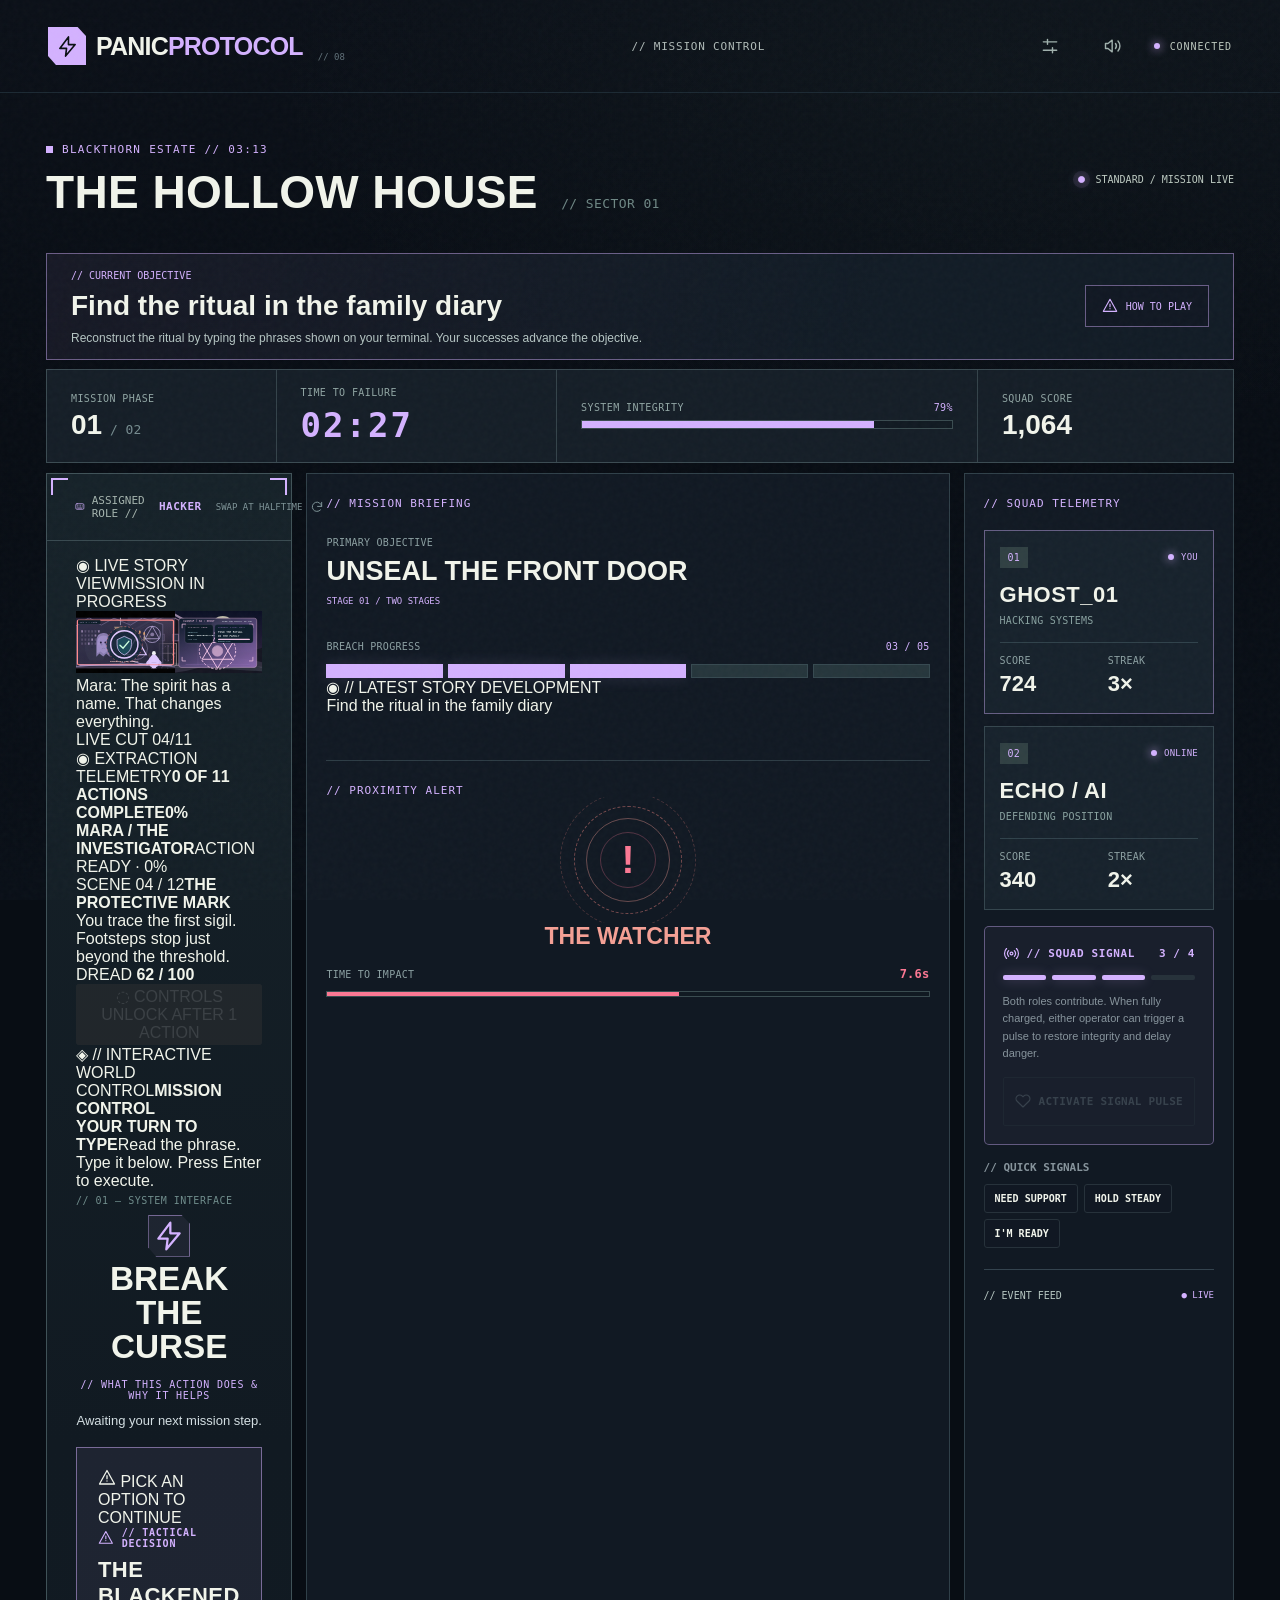
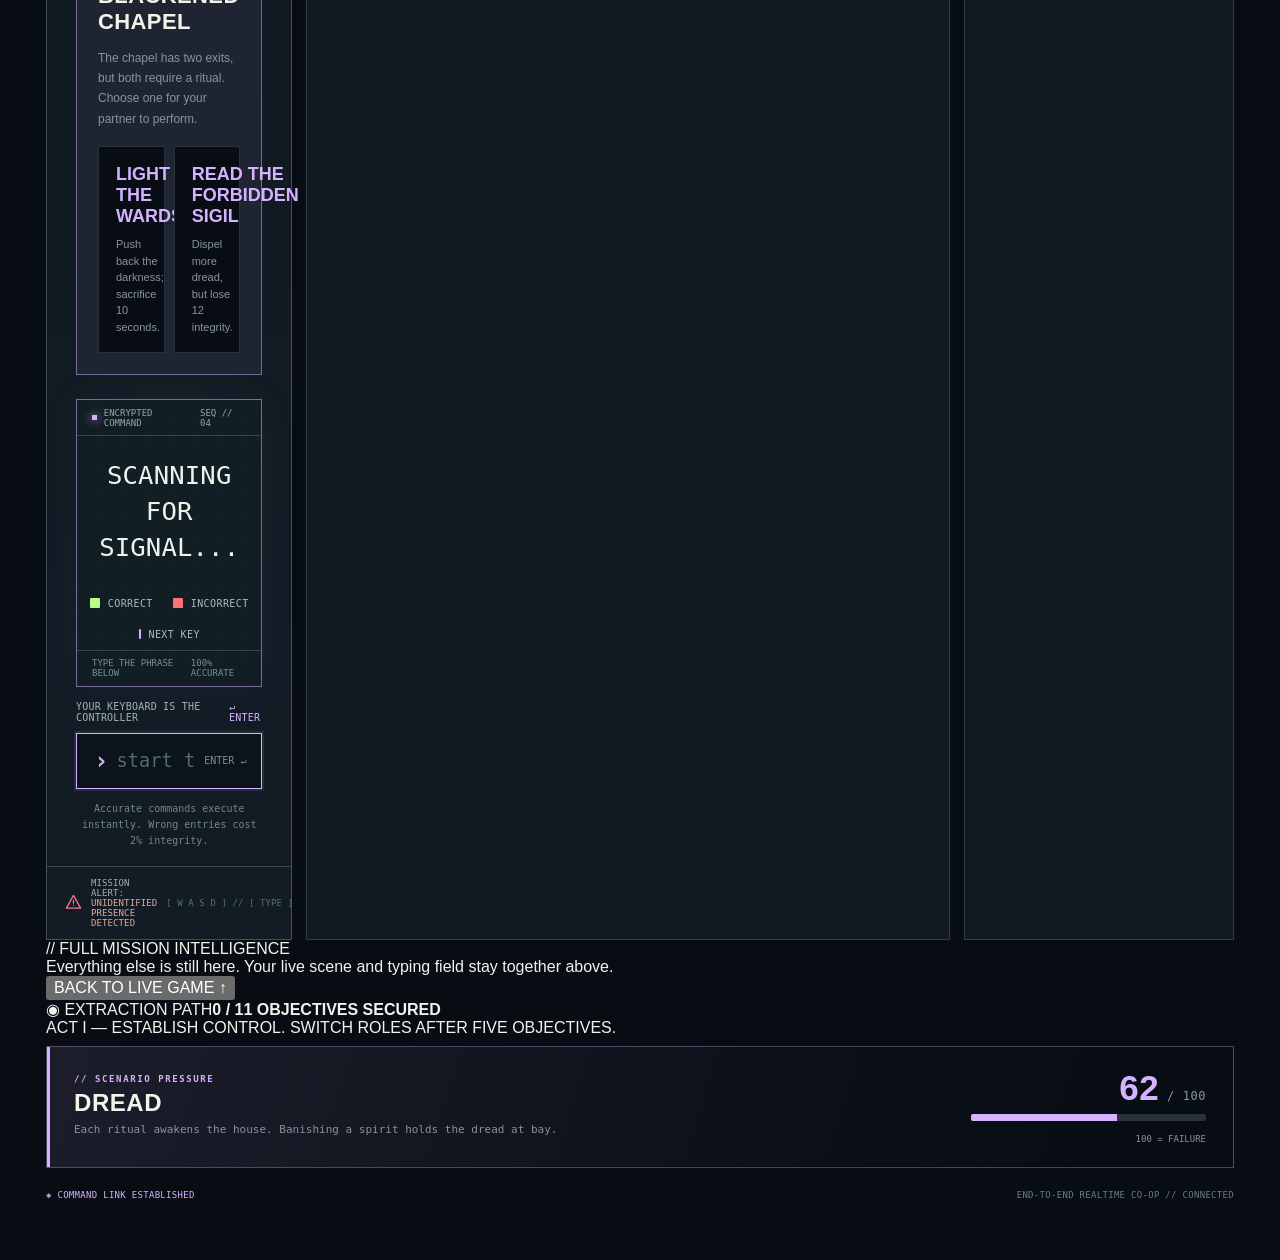
<file: app/game.html>
<!doctype html><html><head><meta name="viewport" content="width=device-width, initial-scale=1"/><style>:root {
  color-scheme:dark;
  --background:#080d14;
  --bg-alt:#0d131c;
  --panel:#111823;
  --panel-2:#141d28;
  --line:#27323b;
  --line-soft:#1c2933;
  --text:#f1f4eb;
  --muted:#87949c;
  --faint:#62727a;
  --accent:#eaff78;
  --accent-rgb:234,255,120;
  --danger:#fb7058;
  --success:#b9f890;
  --display:'Barlow Condensed','Roboto Condensed','Arial Narrow',sans-serif;
  --mono:'DM Mono','DejaVu Sans Mono',monospace;
  --body:'Inter','Roboto',sans-serif
}
body[data-theme="hollow"] {
  --accent:#d4b2ff;
  --accent-rgb:212,178,255;
  --danger:#fb7893
}
body[data-theme="outbreak"] {
  --accent:#83f6c0;
  --accent-rgb:131,246,192;
  --danger:#f5bb66
}
* {
  box-sizing:border-box
}
html {
  scroll-behavior:smooth
}
body {
  margin:0;
  min-width:320px;
  background:var(--background);
  color:var(--text);
  font-family:var(--body);
  -webkit-font-smoothing:antialiased
}
body:before {
  position:fixed;
  inset:0;
  content:"";
  pointer-events:none;
  z-index:-1;
  background:radial-gradient(ellipse 56% 42% at 76% 8%,rgba(100,148,117,.045),transparent),linear-gradient(180deg,#0b1018 0,#080d14 48%,#090f17 100%)
}
button,input {
  font:inherit
}
button {
  cursor:pointer
}
button:disabled {
  cursor:not-allowed;
  opacity:.42
}
a {
  color:inherit;
  text-decoration:none
}
h1,h2,h3,p {
  margin:0
}
button:focus-visible,a:focus-visible,input:focus-visible {
  outline:2px solid var(--accent);
  outline-offset:3px
}
::selection {
  background:var(--accent);
  color:#101315
}
.grain {
  position:fixed;
  z-index:100;
  inset:0;
  pointer-events:none;
  opacity:.09;
  background-image:url("data:image/svg+xml,%3Csvg viewBox='0 0 200 200' xmlns='http://www.w3.org/2000/svg'%3E%3Cfilter id='n'%3E%3CfeTurbulence type='fractalNoise' baseFrequency='.9' numOctaves='3' stitchTiles='stitch'/%3E%3C/filter%3E%3Crect width='100%25' height='100%25' filter='url(%23n)' opacity='.3'/%3E%3C/svg%3E")
}
.shell {
  max-width:1392px;
  margin:0 auto;
  padding-left:48px;
  padding-right:48px
}
.game-shell {
  max-width:1580px;
  margin:0 auto;
  padding:34px 46px 60px
}
.topbar {
  height:93px;
  display:flex;
  align-items:center;
  justify-content:space-between;
  border-bottom:1px solid var(--line-soft);
  position:relative;
  z-index:4
}
.brand {
  display:inline-flex;
  align-items:center;
  gap:10px;
  white-space:nowrap
}
.brand-symbol {
  width:38px;
  height:38px;
  display:flex;
  align-items:center;
  justify-content:center;
  background:var(--accent);
  color:#0b1014;
  clip-path:polygon(0 0,78% 0,100% 24%,100% 100%,21% 100%,0 76%)
}
.brand-name {
  font-family:var(--display);
  font-size:25px;
  font-weight:900;
  letter-spacing:-.8px;
  line-height:.9
}
.brand-name span {
  color:var(--accent)
}
.brand-ver {
  font-family:var(--mono);
  color:var(--faint);
  font-size:9px;
  margin-left:5px;
  align-self:flex-end;
  margin-bottom:3px
}
.desktop-nav {
  display:flex;
  gap:38px;
  margin-left:20px
}
.desktop-nav a,.top-nav-text {
  font:500 11px var(--mono);
  letter-spacing:.8px;
  color:#b0bbb8;
  transition:color .2s
}
.desktop-nav a:hover {
  color:var(--accent)
}
.topbar-right {
  display:flex;
  gap:23px;
  align-items:center
}
.sound-toggle {
  background:none;
  border:0;
  color:#a0b1ad;
  display:flex;
  padding:8px
}
.sound-toggle:hover {
  color:var(--accent)
}
.server-indicator {
  display:flex;
  gap:10px;
  align-items:center;
  font:500 10px var(--mono);
  color:#bcc8be;
  letter-spacing:.9px
}
.server-indicator i,.visual-live i,.op-connected i {
  width:6px;
  height:6px;
  background:var(--accent);
  border-radius:50%;
  box-shadow:0 0 10px var(--accent)
}
.btn {
  border:1px solid transparent;
  border-radius:2px;
  display:inline-flex;
  gap:13px;
  align-items:center;
  justify-content:center;
  min-height:49px;
  padding:0 25px;
  font:800 14px var(--display);
  letter-spacing:1.1px;
  text-transform:uppercase;
  transition:transform .18s,background .2s,border-color .2s,box-shadow .2s
}
.btn:hover:not(:disabled) {
  transform:translateY(-2px)
}
.btn-primary {
  background:var(--accent);
  color:#101617;
  box-shadow:0 5px 35px rgba(var(--accent-rgb),.12)
}
.btn-primary:hover:not(:disabled) {
  background:#f4ffad;
  box-shadow:0 8px 38px rgba(var(--accent-rgb),.2)
}
body[data-theme="hollow"] .btn-primary:hover {
  background:#e4caff
}
body[data-theme="outbreak"] .btn-primary:hover {
  background:#afffda
}
.btn-outline {
  background:rgba(15,22,32,.74);
  color:var(--text);
  border-color:#4d5c60
}
.btn-outline:hover:not(:disabled) {
  border-color:var(--accent);
  background:rgba(var(--accent-rgb),.04)
}
.btn-large {
  min-height:60px;
  padding:0 26px;
  font-size:16px
}
.btn-wide {
  width:100%
}
.button-arrow {
  display:flex;
  margin-left:20px
}
.eyebrow {
  display:inline-flex;
  gap:9px;
  align-items:center;
  font:500 11px var(--mono);
  letter-spacing:1.3px;
  color:var(--accent);
  text-transform:uppercase
}
.tiny-square {
  width:7px;
  height:7px;
  background:var(--accent);
  display:inline-block
}
.text-button {
  display:inline-flex;
  align-items:center;
  gap:7px;
  color:var(--muted);
  border:0;
  background:none;
  font:500 11px var(--mono);
  letter-spacing:.4px
}
.text-button:hover {
  color:var(--accent)
}
/* Cinematic landing */ .hero {
  min-height:648px;
  display:grid;
  grid-template-columns:1.08fr .92fr;
  gap:45px;
  align-items:center;
  padding-top:57px;
  padding-bottom:80px;
  overflow:hidden
}
.hero-copy {
  position:relative;
  z-index:2;
  padding-bottom:4px
}
.hero-kicker {
  display:flex;
  align-items:center;
  gap:12px;
  color:#c5d0c3;
  font:500 11px var(--mono);
  letter-spacing:1.35px;
  margin-bottom:27px
}
.live-pulse {
  height:7px;
  width:7px;
  border:1px solid var(--accent);
  background:var(--accent);
  border-radius:50%;
  display:inline-block;
  box-shadow:0 0 0 5px rgba(var(--accent-rgb),.09),0 0 12px rgba(var(--accent-rgb),.45);
  animation:pulse 2.8s infinite
}
.dot-separator {
  color:var(--faint)
}
.hero h1 {
  font:900 clamp(70px,7.4vw,130px)/.85 var(--display);
  letter-spacing:-3.8px;
  text-transform:uppercase;
  white-space:nowrap;
  margin-bottom:29px
}
.hero h1 em {
  color:var(--accent);
  font-style:normal
}
.hero-lede {
  font-size:16px;
  line-height:1.85;
  color:#a8b5b6;
  max-width:555px;
  font-weight:400
}
.hero-lede strong {
  color:#f1f5eb;
  font-weight:700
}
.hero-actions {
  display:flex;
  gap:12px;
  flex-wrap:wrap;
  margin-top:34px
}
.hero-footnotes {
  display:flex;
  gap:21px;
  align-items:center;
  flex-wrap:wrap;
  margin-top:42px
}
.hero-footnotes span {
  display:inline-flex;
  gap:8px;
  align-items:center;
  font:500 9px var(--mono);
  letter-spacing:.2px;
  color:#8e9c9d
}
.hero-footnotes svg {
  color:var(--accent)
}
.hero-visual {
  height:482px;
  background:radial-gradient(ellipse at center,#172626 0,#0e181e 57%,#0b121b 100%);
  border:1px solid #344144;
  position:relative;
  box-shadow:0 34px 80px rgba(0,0,0,.28),inset 0 0 55px rgba(6,18,12,.54);
  min-width:0;
  overflow:hidden
}
.hero-visual:before {
  content:"";
  position:absolute;
  inset:0;
  pointer-events:none;
  background:linear-gradient(transparent 49%,rgba(0,0,0,.13) 50%);
  background-size:100% 5px;
  z-index:2;
  opacity:.7
}
.visual-top,.visual-bottom {
  position:absolute;
  z-index:3;
  left:23px;
  right:23px;
  display:flex;
  justify-content:space-between;
  align-items:center;
  gap:12px
}
.visual-top {
  top:22px
}
.visual-bottom {
  bottom:18px;
  border-top:1px solid #304145;
  padding-top:13px
}
.mini-label,.visual-bottom {
  font:500 9px var(--mono);
  letter-spacing:.5px;
  color:#8da098
}
.visual-live {
  display:inline-flex;
  align-items:center;
  gap:9px;
  color:var(--accent);
  font:500 9px var(--mono);
  letter-spacing:.5px
}
.visual-live i {
  width:5px;
  height:5px
}
.visual-bottom span:nth-child(2) {
  color:var(--accent)
}
.signal-icon {
  color:var(--accent)
}
.visual-corner {
  position:absolute;
  bottom:3px;
  width:18px;
  height:18px;
  border-bottom:2px solid var(--accent);
  z-index:4
}
.vcl {
  left:4px;
  border-left:2px solid var(--accent)
}
.vcr {
  right:4px;
  border-right:2px solid var(--accent)
}
.sim-canvas {
  position:absolute;
  inset:27px 18px 38px;
  overflow:hidden
}
.sim-grid {
  position:absolute;
  inset:0;
  opacity:.43;
  background-image:linear-gradient(to right,rgba(119,179,123,.14) 1px,transparent 1px),linear-gradient(to bottom,rgba(119,179,123,.14) 1px,transparent 1px);
  background-size:34px 34px;
  mask-image:radial-gradient(ellipse at center,#000 20%,transparent 74%)
}
.orbit-ring {
  position:absolute;
  left:50%;
  top:49%;
  transform:translate(-50%,-50%);
  border:1px solid rgba(var(--accent-rgb),.27);
  border-radius:50%;
  aspect-ratio:1
}
.orbit-ring-a {
  width:57%;
  border-style:dashed;
  animation:spin 55s linear infinite
}
.orbit-ring-b {
  width:78%;
  border-color:rgba(var(--accent-rgb),.15)
}
.orbit-ring-c {
  width:104%;
  border-color:rgba(var(--accent-rgb),.1)
}
.orbit-ring-c:before,.orbit-ring-b:before {
  content:"";
  width:5px;
  height:5px;
  background:var(--accent);
  border-radius:50%;
  position:absolute;
  top:14%;
  left:14%;
  box-shadow:0 0 15px var(--accent)
}
.sim-ship {
  position:absolute;
  left:50%;
  top:49%;
  transform:translate(-50%,-50%);
  width:152px;
  height:152px;
  display:flex;
  align-items:center;
  justify-content:center;
  filter:drop-shadow(0 0 24px rgba(var(--accent-rgb),.13));
  z-index:1
}
.ship-core {
  position:absolute;
  width:50px;
  height:50px;
  transform:rotate(45deg);
  border:5px solid #b0bfa3;
  box-shadow:0 0 0 10px #273c37,0 0 0 12px rgba(var(--accent-rgb),.45),0 0 35px rgba(var(--accent-rgb),.35);
  background:#4c6855
}
.ship-ray {
  position:absolute;
  background:#476056;
  border:2px solid #a2b5a0;
  width:24px;
  height:124px;
  clip-path:polygon(10% 0,90% 0,100% 100%,0 100%)
}
.ship-ray.a {
  transform:rotate(0)
}
.ship-ray.b {
  transform:rotate(60deg)
}
.ship-ray.c {
  transform:rotate(120deg)
}
.sim-ship span {
  position:relative;
  z-index:1;
  font:700 12px var(--mono);
  background:#1c302a;
  padding:8px;
  color:var(--accent)
}
.sim-blip {
  position:absolute;
  width:10px;
  height:10px;
  border:2px solid var(--danger);
  box-shadow:0 0 13px var(--danger);
  transform:rotate(45deg);
  z-index:1;
  animation:blip 2s infinite
}
.blip-a {
  left:72%;
  top:20%
}
.blip-b {
  left:18%;
  top:65%;
  animation-delay:.9s
}
.blip-c {
  left:82%;
  top:68%;
  animation-delay:.35s
}
.radar-sweep {
  position:absolute;
  left:50%;
  top:49%;
  width:47%;
  height:100%;
  transform-origin:0 0;
  background:conic-gradient(from 10deg at 0 0,rgba(var(--accent-rgb),.13),transparent 38deg);
  animation:radar 7s linear infinite;
  pointer-events:none
}
.sim-coord {
  position:absolute;
  font:9px var(--mono);
  color:rgba(var(--accent-rgb),.65)
}
.sim-coord.top {
  top:60px;
  left:10px
}
.sim-coord.bottom {
  bottom:55px;
  right:8px
}
.floating-target {
  z-index:4;
  position:absolute;
  display:flex;
  align-items:center;
  gap:11px;
  background:#111d24;
  border:1px solid #455557;
  padding:12px 14px;
  box-shadow:0 10px 25px #0009;
  min-width:237px
}
.floating-target div:not(.panel-progress) {
  display:flex;
  flex-direction:column;
  gap:5px
}
.floating-target div span {
  font:9px var(--mono);
  color:#9aaca9
}
.floating-target strong {
  font:700 16px var(--display);
  letter-spacing:.6px
}
.panel-a {
  top:104px;
  left:11px
}
.panel-b {
  right:10px;
  bottom:85px;
  border-color:#65504a
}
.float-icon {
  color:var(--accent)
}
.panel-progress {
  width:34px;
  height:3px;
  background:#35433f;
  align-self:flex-end;
  margin-left:auto
}
.panel-progress b {
  display:block;
  height:100%;
  width:68%;
  background:var(--accent)
}
.threat-alert {
  width:29px;
  height:29px;
  display:grid;
  place-items:center;
  border:1px solid var(--danger);
  color:var(--danger);
  font:700 17px var(--mono)
}
.panel-b strong {
  color:#f0b0a0
}
.tiny-bars {
  color:var(--danger);
  font-size:16px
}
.ticker {
  height:51px;
  overflow:hidden;
  border-top:1px solid #2e3a3e;
  border-bottom:1px solid #2e3a3e;
  background:#131d22
}
.ticker-track {
  display:flex;
  align-items:center;
  justify-content:space-around;
  gap:48px;
  white-space:nowrap;
  width:max-content;
  min-width:100%;
  height:100%;
  animation:marquee 36s linear infinite
}
.ticker span {
  font:700 15px var(--display);
  letter-spacing:1.7px;
  color:#d0dfcf
}
.ticker b {
  color:var(--accent);
  font-size:18px
}
/* Missions */ .operations {
  padding-top:103px;
  padding-bottom:104px
}
.section-head {
  display:flex;
  align-items:flex-end;
  justify-content:space-between;
  gap:30px;
  margin-bottom:36px
}
.section-head h2,.how h2 {
  font:900 clamp(42px,4.3vw,66px)/.93 var(--display);
  letter-spacing:-.6px;
  margin-top:20px
}
.section-head h2 span,.how h2 span {
  color:#71817f
}
.section-aside {
  max-width:260px;
  border-top:1px solid var(--line);
  padding-top:14px
}
.section-aside>span {
  color:var(--accent);
  font:500 10px var(--mono)
}
.section-aside p {
  font-size:12px;
  line-height:1.7;
  color:var(--muted);
  margin-top:10px
}
.mission-grid {
  display:grid;
  grid-template-columns:repeat(3,minmax(0,1fr));
  gap:17px
}
.mission-card {
  text-align:left;
  position:relative;
  padding:0;
  color:var(--text);
  border:1px solid #2e3b44;
  background:#111924;
  min-height:428px;
  overflow:hidden;
  display:flex;
  flex-direction:column;
  transition:transform .25s,border-color .25s,box-shadow .25s
}
.mission-card:hover {
  transform:translateY(-6px);
  border-color:#6d7e71;
  box-shadow:0 20px 42px rgba(0,0,0,.25)
}
.mission-card.active {
  border-color:var(--accent);
  box-shadow:inset 0 0 0 1px rgba(var(--accent-rgb),.22)
}
.mission-card-top {
  position:absolute;
  top:0;
  left:0;
  right:0;
  padding:19px 21px;
  display:flex;
  align-items:center;
  justify-content:space-between;
  z-index:3;
  font:500 10px var(--mono);
  letter-spacing:.5px;
  color:#c2cfca
}
.card-selector {
  width:27px;
  height:27px;
  display:grid;
  place-items:center;
  border:1px solid #687a75;
  font:700 20px var(--mono)
}
.active .card-selector {
  background:var(--accent);
  color:#101416;
  border-color:var(--accent)
}
.art-art {
  height:208px;
  position:relative;
  overflow:hidden;
  flex:none
}
.station-art {
  background:radial-gradient(ellipse at 53% 67%,#314d51 0,#1a323c 38%,#12252e 68%,#121e28 100%)
}
.art-orbit {
  position:absolute;
  left:50%;
  top:55%;
  border:1px solid #5b8889;
  border-radius:50%;
  transform:translate(-50%,-50%);
  width:180px;
  height:180px;
  box-shadow:0 0 15px #2d575653
}
.orbit-two {
  width:270px;
  height:270px;
  opacity:.45;
  border-style:dashed
}
.art-station {
  position:absolute;
  left:50%;
  top:56%;
  transform:translate(-50%,-50%);
  font:800 116px var(--display);
  color:#a0c7bc;
  text-shadow:0 0 25px #70b49b7a
}
.art-glow {
  position:absolute;
  inset:0;
  background:linear-gradient(to bottom,transparent 58%,#111924 100%)
}
.hollow-art {
  background:radial-gradient(ellipse at 52% 35%,#4a355d 0,#252037 46%,#1b1b2c 78%)
}
.hollow-door {
  position:absolute;
  left:50%;
  bottom:-13px;
  transform:translateX(-50%);
  width:113px;
  height:169px;
  background:linear-gradient(110deg,#191622 0,#41394b 53%,#15131d 56%);
  border:10px solid #746577;
  box-shadow:0 0 0 8px #292333,0 0 37px #b09cc55a
}
.door-knob {
  position:absolute;
  right:12px;
  top:89px;
  border-radius:50%;
  background:#e6b78e;
  height:6px;
  width:6px;
  box-shadow:0 0 8px #e6b78e
}
.hollow-moon {
  position:absolute;
  left:18%;
  top:24%;
  border-radius:50%;
  background:#c5b0d6;
  width:35px;
  height:35px;
  box-shadow:0 0 37px #d5b4ff82
}
.hollow-fog {
  position:absolute;
  bottom:0;
  width:100%;
  height:55%;
  background:linear-gradient(0deg,#5c537248,transparent)
}
.outbreak-art {
  background:radial-gradient(ellipse at 50% 55%,#1c554c,#11312f 58%,#102324)
}
.bio-outer {
  position:absolute;
  width:200px;
  height:200px;
  border:1px solid #51917a;
  border-radius:50%;
  left:50%;
  top:53%;
  transform:translate(-50%,-50%);
  box-shadow:0 0 0 13px #30554a46,0 0 0 27px #30554a25
}
.bio-inner {
  position:absolute;
  left:50%;
  top:55%;
  transform:translate(-50%,-50%);
  font:800 141px var(--display);
  line-height:1;
  color:#a0dfb1;
  text-shadow:0 0 29px #5efca56c
}
.bio-dot {
  position:absolute;
  width:8px;
  height:8px;
  background:#9afaa9;
  border-radius:50%;
  box-shadow:0 0 15px #bafca5
}
.d1 {
  top:29%;
  left:21%
}
.d2 {
  top:18%;
  right:20%
}
.d3 {
  bottom:21%;
  right:30%
}
.mission-card-body {
  padding:19px 22px 21px;
  display:flex;
  flex-direction:column;
  gap:10px;
  flex:1
}
.mission-genre {
  font:500 10px var(--mono);
  letter-spacing:1.15px;
  color:var(--accent)
}
.mission-card:nth-child(2) .mission-genre {
  color:#d3a9ec
}
.mission-card:nth-child(3) .mission-genre {
  color:#8de4c2
}
.mission-card-body strong {
  font:900 34px var(--display);
  letter-spacing:-.15px
}
.mission-desc {
  font-size:12px;
  line-height:1.7;
  color:#a0adb2;
  max-width:280px
}
.mission-card-foot {
  height:52px;
  padding:0 22px;
  display:flex;
  align-items:center;
  justify-content:space-between;
  border-top:1px solid #30404a;
  font:700 11px var(--mono);
  letter-spacing:.4px;
  color:#a6b8ad;
  transition:color .25s
}
.mission-card.active .mission-card-foot {
  color:var(--accent)
}
.how {
  border-top:1px solid var(--line-soft);
  padding-top:84px;
  padding-bottom:95px;
  display:grid;
  grid-template-columns:1fr 1.65fr;
  gap:70px
}
.how-intro p {
  margin-top:23px;
  max-width:300px;
  font-size:14px;
  color:var(--muted);
  line-height:1.8
}
.how-steps {
  display:grid;
  grid-template-columns:repeat(3,minmax(0,1fr));
  gap:18px
}
.how-step {
  border-left:1px solid #34414a;
  padding:0 0 8px 19px
}
.step-id {
  font:500 10px var(--mono);
  color:var(--accent);
  letter-spacing:.7px
}
.step-icon {
  margin-top:33px;
  margin-bottom:22px;
  color:var(--accent)
}
.how-step h3 {
  font:800 21px var(--display);
  margin-bottom:13px
}
.how-step p {
  font-size:12px;
  color:#96a7ad;
  line-height:1.85
}
.closing-cta {
  background:#131f26;
  border:1px solid #2b403c;
  padding-top:35px;
  padding-bottom:35px;
  display:flex;
  align-items:center;
  justify-content:space-between;
  gap:20px;
  margin-bottom:60px
}
.closing-cta span {
  font:500 10px var(--mono);
  color:var(--accent);
  letter-spacing:1px
}
.closing-cta h2 {
  font:800 clamp(24px,2.9vw,39px) var(--display);
  margin-top:9px
}
.footer {
  padding-top:23px;
  padding-bottom:27px;
  display:flex;
  justify-content:space-between;
  gap:20px;
  border-top:1px solid var(--line-soft);
  font:500 10px var(--mono);
  letter-spacing:.6px;
  color:#6e8088
}
/* Session modal */ .modal-backdrop {
  position:fixed;
  inset:0;
  z-index:30;
  background:rgba(3,7,10,.84);
  backdrop-filter:blur(9px);
  display:grid;
  place-items:center;
  padding:20px
}
.modal-panel {
  width:min(100%,490px);
  background:#141d27;
  border:1px solid #4d605f;
  box-shadow:0 25px 100px #000a,0 0 90px rgba(var(--accent-rgb),.06);
  padding:44px;
  position:relative;
  animation:rise .24s ease both
}
.modal-panel:before {
  content:"";
  height:3px;
  position:absolute;
  left:0;
  top:0;
  width:100%;
  background:var(--accent)
}
.close-modal {
  position:absolute;
  right:19px;
  top:17px;
  color:#a9b6b9;
  background:none;
  border:0;
  padding:5px
}
.modal-panel h2 {
  font:900 43px/.95 var(--display);
  margin:22px 0 13px
}
.modal-panel p {
  color:#9eaeb4;
  font-size:13px;
  line-height:1.8;
  margin-bottom:25px
}
.session-form {
  display:flex;
  flex-direction:column;
  gap:11px
}
.session-form>label {
  display:flex;
  justify-content:space-between;
  font:500 10px var(--mono);
  color:#c0cfc6;
  letter-spacing:.7px
}
.session-form>label span {
  font-size:9px;
  color:#687f86
}
.session-form input {
  height:53px;
  background:#0b121b;
  border:1px solid #3b4e55;
  border-radius:0;
  padding:0 16px;
  color:var(--text);
  font:500 16px var(--mono);
  outline:0;
  transition:border-color .2s
}
.session-form input:focus {
  border-color:var(--accent)
}
.session-form input::placeholder {
  color:#54676b
}
.session-form .code-field {
  font-size:23px;
  letter-spacing:8px;
  text-transform:uppercase
}
.session-form button[type="submit"] {
  margin-top:9px
}
.modal-mission {
  margin:15px 0 8px;
  border:1px solid #34434a;
  padding:16px;
  display:grid;
  grid-template-columns:1fr auto;
  gap:8px;
  align-items:center
}
.modal-mission>span {
  grid-column:1/-1;
  font:500 10px var(--mono);
  color:var(--faint)
}
.modal-mission strong {
  font:800 21px var(--display)
}
.modal-mission a {
  font:500 10px var(--mono);
  color:var(--accent);
  text-decoration:underline
}
.modal-alt {
  margin-top:23px;
  display:flex;
  justify-content:center;
  gap:8px;
  align-items:center;
  color:#91a3a5;
  font:500 10px var(--mono)
}
.modal-alt button {
  color:var(--accent);
  font:inherit;
  background:none;
  border:0;
  text-decoration:underline
}
/* Lobby */ .lobby-top {
  display:flex;
  align-items:center;
  justify-content:space-between
}
.lobby-heading {
  margin:28px 0 35px;
  display:flex;
  align-items:flex-end;
  justify-content:space-between;
  gap:20px
}
.lobby-heading h1 {
  font:900 clamp(54px,5vw,80px)/.97 var(--display)
}
.lobby-heading h1 em {
  font-style:normal;
  color:var(--accent)
}
.lobby-heading p {
  color:var(--muted);
  margin-top:14px;
  font-size:13px
}
.lobby-status {
  font:500 11px var(--mono);
  letter-spacing:.3px;
  color:var(--accent);
  display:flex;
  gap:10px;
  align-items:center
}
.lobby-ping {
  width:7px;
  height:7px;
  background:var(--accent);
  box-shadow:0 0 0 6px rgba(var(--accent-rgb),.12);
  border-radius:50%;
  animation:pulse 2s infinite
}
.lobby-grid {
  display:grid;
  grid-template-columns:1fr 1fr;
  gap:20px
}
.lobby-panel {
  border:1px solid var(--line);
  background:#111923;
  padding:28px;
  min-height:477px
}
.panel-label,.sidebar-heading {
  font:500 11px var(--mono);
  color:var(--accent);
  letter-spacing:1px
}
.lobby-room h2 {
  font:800 30px var(--display);
  margin-top:30px
}
.room-code {
  display:flex;
  gap:9px;
  margin:21px 0 22px
}
.room-code span {
  background:#1c2b31;
  border:1px solid #47605b;
  color:#eef4e5;
  display:grid;
  place-items:center;
  flex:1;
  min-width:0;
  height:72px;
  font:700 36px var(--mono)
}
.lobby-panel .fine-print {
  font-size:12px;
  color:#879aa1;
  margin-top:14px;
  line-height:1.6
}
.lobby-members {
  border-top:1px solid #304149;
  margin-top:28px;
  padding-top:20px
}
.lobby-members>.panel-label {
  margin-bottom:13px;
  color:#a0aeac
}
.member-row {
  display:flex;
  gap:13px;
  align-items:center;
  background:#19232d;
  border:1px solid #2a3b44;
  padding:11px;
  margin-top:9px
}
.member-avatar {
  height:41px;
  width:41px;
  display:grid;
  place-items:center;
  background:#2b403e;
  color:var(--accent);
  font:800 17px var(--display)
}
.member-row>div {
  display:flex;
  flex-direction:column;
  gap:5px;
  min-width:0
}
.member-row strong {
  font:800 17px var(--display);
  letter-spacing:.5px
}
.member-row small {
  font:9px var(--mono);
  color:#768b92
}
.connected-tag {
  margin-left:auto;
  font:9px var(--mono);
  color:var(--accent)
}
.member-row.pending {
  border-style:dashed;
  background:#151d26
}
.pending .member-avatar {
  background:#202a34;
  color:#70868a
}
.loading-dot {
  margin-left:auto;
  height:8px;
  width:8px;
  border-radius:50%;
  background:var(--accent);
  animation:pulse 1.5s infinite
}
.mission-choice .lobby-mission-art {
  position:relative;
  height:165px;
  margin:22px 0 18px;
  overflow:hidden;
  background:#16232e
}
.lobby-mission-art>.art-art {
  height:100%
}
.lobby-mission-art>.art-art .art-art {
  height:100%
}
.lobby-mission-art>span {
  position:absolute;
  bottom:10px;
  left:13px;
  z-index:2;
  font:10px var(--mono);
  color:#e7f3e4
}
.lobby-art-shade {
  position:absolute;
  inset:0;
  background:linear-gradient(transparent 45%,#0a121da3)
}
.lobby-mission-name {
  display:flex;
  align-items:center;
  justify-content:space-between;
  gap:10px
}
.lobby-mission-name h2 {
  font:800 32px var(--display)
}
.lobby-mission-name span {
  font:9px var(--mono);
  color:var(--accent)
}
.mission-choice>p {
  color:#a1b0b4;
  font-size:12px;
  line-height:1.7;
  margin:11px 0 18px;
  max-width:490px
}
.lobby-mission-options {
  display:grid;
  grid-template-columns:1fr;
  gap:7px
}
.mini-mission {
  min-height:35px;
  padding:0 12px;
  display:flex;
  align-items:center;
  gap:11px;
  border:1px solid #2e3b46;
  background:#151f29;
  text-align:left;
  color:#95aaa9;
  font:500 10px var(--mono)
}
.mini-mission span {
  flex:1
}
.mini-mission.selected {
  color:var(--accent);
  border-color:rgba(var(--accent-rgb),.45);
  background:rgba(var(--accent-rgb),.06)
}
.mini-mission:hover:not(:disabled) {
  border-color:var(--accent)
}
.lobby-launch {
  background:#19252b;
  border:1px solid #334348;
  padding:22px 25px;
  margin-top:18px;
  display:flex;
  justify-content:space-between;
  align-items:center;
  gap:23px
}
.launch-kicker {
  font:500 11px var(--mono);
  letter-spacing:.6px;
  color:var(--accent)
}
.lobby-launch p {
  font-size:12px;
  line-height:1.6;
  color:#9fb0b5;
  margin-top:7px;
  max-width:630px
}
/* Game */ .gameplay {
  padding-top:27px
}
.game-topline {
  display:flex;
  align-items:center;
  justify-content:space-between;
  gap:20px;
  margin:7px 0 25px
}
.game-topline h1 {
  font:900 46px var(--display);
  letter-spacing:.4px;
  margin-top:8px
}
.game-topline h1 span {
  color:#6f8885;
  font:500 13px var(--mono);
  margin-left:10px
}
.live-status {
  display:flex;
  gap:11px;
  align-items:center;
  font:500 10px var(--mono);
  color:#becbc2
}
.game-hud {
  display:grid;
  grid-template-columns:.9fr 1.1fr 1.65fr 1fr;
  border:1px solid #3b4b52;
  background:#151e27;
  min-height:88px
}
.hud-item {
  padding:17px 24px;
  border-right:1px solid #34434a;
  display:flex;
  flex-direction:column;
  gap:7px;
  justify-content:center
}
.hud-item:last-child {
  border:0
}
.hud-item>span {
  font:500 10px var(--mono);
  letter-spacing:.4px;
  color:#90a5a3
}
.hud-item strong {
  font:800 28px var(--display);
  line-height:1
}
.hud-item strong small {
  font:500 13px var(--mono);
  color:#768b8f
}
.hud-timer strong {
  color:var(--accent);
  font:700 34px var(--mono);
  letter-spacing:2px
}
.hud-stability>span {
  display:flex;
  justify-content:space-between;
  gap:9px
}
.hud-stability b {
  color:var(--accent);
  font-weight:500
}
.meter {
  height:9px;
  border:1px solid #3a4c50;
  background:#111a22;
  overflow:hidden
}
.meter i {
  display:block;
  height:100%;
  background:var(--accent);
  transition:width .25s
}
.game-columns {
  display:grid;
  grid-template-columns:minmax(214px, .82fr) minmax(0,2.14fr) minmax(220px,.9fr);
  gap:14px;
  margin-top:15px;
  align-items:stretch
}
.mission-sidebar,.team-sidebar,.typing-zone {
  min-height:548px;
  border:1px solid #304049;
  background:#111923
}
.mission-sidebar,.team-sidebar {
  padding:23px 19px
}
.mission-goal {
  margin-top:27px;
  display:flex;
  flex-direction:column;
  gap:10px
}
.mission-goal small,.progress-header,.threat-timer,.operator-card .op-role,.operator-head,.op-stats>.metric span {
  font:500 10px var(--mono);
  color:#8ca0a2;
  letter-spacing:.25px
}
.mission-goal strong {
  font:800 27px var(--display);
  line-height:1.03;
  text-transform:uppercase
}
.mission-goal>span {
  font:500 9px var(--mono);
  color:var(--accent);
  margin-top:1px
}
.progress-header {
  display:flex;
  justify-content:space-between;
  align-items:center;
  margin-top:35px
}
.progress-header b {
  color:var(--accent);
  font-weight:500
}
.progress-blocks {
  display:flex;
  gap:5px;
  margin-top:12px
}
.progress-blocks span {
  height:14px;
  background:#26363c;
  flex:1;
  border:1px solid #364950
}
.progress-blocks span.filled {
  background:var(--accent);
  border-color:var(--accent);
  box-shadow:0 0 15px rgba(var(--accent-rgb),.13)
}
.threat-monitor {
  margin-top:45px;
  padding-top:23px;
  border-top:1px solid #2d3c45
}
.threat-visual {
  height:126px;
  display:grid;
  place-items:center;
  position:relative;
  overflow:hidden
}
.threat-rings {
  height:84px;
  width:84px;
  border:1px solid #684b4e;
  border-radius:50%;
  position:relative;
  display:grid;
  place-items:center;
  color:var(--danger);
  font:900 39px var(--display)
}
.threat-rings i {
  position:absolute;
  inset:-13px;
  border:1px dashed #774a4d;
  border-radius:50%;
  animation:spin 27s linear infinite
}
.threat-rings i:nth-child(2) {
  inset:-27px;
  opacity:.55;
  animation-duration:44s;
  animation-direction:reverse
}
.threat-rings i:nth-child(3) {
  inset:13px;
  border:1px solid var(--danger);
  opacity:.28
}
.threat-rings span {
  animation:pulse 2s infinite
}
.threat-name {
  text-align:center;
  font:800 23px var(--display);
  color:#f4a095;
  min-height:27px
}
.threat-timer {
  margin-top:17px;
  display:flex;
  justify-content:space-between;
  align-items:center
}
.threat-timer b {
  font:700 12px var(--mono);
  color:var(--danger)
}
.threat-meter {
  margin-top:10px;
  height:6px
}
.threat-meter i {
  background:var(--danger)
}
.typing-zone {
  display:flex;
  flex-direction:column;
  background:linear-gradient(180deg,#162229 0,#111a22 47%,#121c25 100%);
  border-color:#405258;
  position:relative;
  min-width:0
}
.typing-zone:before,.typing-zone:after {
  content:"";
  position:absolute;
  width:15px;
  height:15px;
  pointer-events:none;
  z-index:1
}
.typing-zone:before {
  top:4px;
  left:4px;
  border-top:2px solid var(--accent);
  border-left:2px solid var(--accent)
}
.typing-zone:after {
  top:4px;
  right:4px;
  border-top:2px solid var(--accent);
  border-right:2px solid var(--accent)
}
.typing-top {
  height:67px;
  border-bottom:1px solid #394a50;
  display:flex;
  justify-content:space-between;
  align-items:center;
  gap:14px;
  padding:0 28px
}
.your-role {
  display:flex;
  align-items:center;
  gap:7px;
  font:500 11px var(--mono);
  color:#a5b4ae
}
.your-role svg,.your-role strong {
  color:var(--accent)
}
.your-role strong {
  letter-spacing:.5px
}
.role-switch-hint {
  display:flex;
  align-items:center;
  gap:8px;
  font:500 9px var(--mono);
  color:#7f9498;
  white-space:nowrap
}
.typing-main {
  padding:27px 29px 26px;
  flex:1;
  display:flex;
  flex-direction:column;
  align-items:stretch
}
.task-stamp {
  font:500 10px var(--mono);
  letter-spacing:.5px;
  color:#708d8c
}
.role-emblem {
  width:54px;
  height:54px;
  display:grid;
  place-items:center;
  margin:14px auto 13px;
  border:1px solid rgba(var(--accent-rgb),.48);
  background:rgba(var(--accent-rgb),.06);
  color:var(--accent);
  clip-path:polygon(0 0,79% 0,100% 22%,100% 100%,19% 100%,0 78%)
}
.typing-main h2 {
  text-align:center;
  font:900 clamp(32px,3vw,46px)/1.02 var(--display)
}
.task-subtitle {
  text-align:center;
  font-size:11px;
  color:#9caeb3;
  line-height:1.6;
  margin:9px 0 23px
}
.command-card {
  border:1px solid rgba(var(--accent-rgb),.53);
  background:#111e24;
  box-shadow:0 0 38px rgba(var(--accent-rgb),.05);
  position:relative;
  overflow:hidden
}
.command-card:before {
  content:"";
  position:absolute;
  inset:0;
  opacity:.17;
  background:repeating-linear-gradient(0deg,transparent 0 23px,rgba(var(--accent-rgb),.14) 24px),repeating-linear-gradient(90deg,transparent 0 23px,rgba(var(--accent-rgb),.13) 24px);
  pointer-events:none
}
.command-top,.command-bottom {
  position:relative;
  display:flex;
  justify-content:space-between;
  align-items:center;
  gap:9px;
  min-height:36px;
  padding:0 15px;
  font:500 9px var(--mono);
  color:#94a9a4
}
.command-top {
  border-bottom:1px solid #33494b
}
.command-top>span:first-child {
  display:flex;
  gap:7px;
  align-items:center
}
.command-live {
  height:5px;
  width:5px;
  display:inline-block;
  background:var(--accent);
  box-shadow:0 0 10px var(--accent)
}
.command-bottom {
  border-top:1px solid #33494b;
  color:#76918c
}
.target-text {
  position:relative;
  display:flex;
  justify-content:center;
  align-items:center;
  flex-wrap:wrap;
  min-height:104px;
  padding:22px 15px;
  font:500 clamp(16px,2vw,28px)/1.4 var(--mono);
  text-align:center;
  letter-spacing:.15px;
  white-space:pre-wrap;
  color:#f0f3ec;
  overflow-wrap:anywhere
}
.target-text .typed-good {
  color:var(--accent)
}
.target-text .typed-bad {
  color:#fb847e;
  background:#7b313755
}
.cursor-char {
  background:rgba(var(--accent-rgb),.28);
  outline:1px solid rgba(var(--accent-rgb),.52)
}
.input-label {
  font:500 10px var(--mono);
  color:#a2b5ad;
  letter-spacing:.2px;
  margin:26px 0 10px;
  display:flex;
  justify-content:space-between;
  gap:5px
}
.input-label>span {
  color:var(--accent)
}
.typing-input-wrap {
  position:relative;
  display:flex;
  align-items:center;
  background:#0b141a;
  border:1px solid #577066;
  transition:border-color .2s,box-shadow .2s
}
.typing-input-wrap:focus-within {
  border-color:var(--accent);
  box-shadow:0 0 0 2px rgba(var(--accent-rgb),.1)
}
.input-chevron {
  padding-left:17px;
  color:var(--accent);
  font:700 24px var(--mono)
}
.typing-input {
  background:none;
  border:0;
  outline:0;
  color:#fff;
  font:500 clamp(13px,1.45vw,19px) var(--mono);
  width:100%;
  min-width:0;
  height:62px;
  padding:0 8px;
  letter-spacing:.1px
}
.typing-input:focus {
  outline:0
}
.typing-input::placeholder {
  color:#536b6b
}
.typing-input.input-wrong {
  color:#ff9797
}
.input-enter {
  white-space:nowrap;
  margin-right:15px;
  color:#788e87;
  font:500 10px var(--mono)
}
.input-hint {
  font:10px/1.6 var(--mono);
  color:#72868c;
  margin-top:12px;
  text-align:center
}
.typing-footer {
  min-height:49px;
  border-top:1px solid #3a4a50;
  padding:11px 18px;
  display:flex;
  align-items:center;
  gap:9px;
  color:#a0b0ab;
  font:500 9px var(--mono);
  letter-spacing:.1px
}
.typing-footer-icon {
  color:var(--danger);
  display:flex
}
.typing-footer strong {
  font-weight:500;
  color:#e2aa9d
}
.kbd-graphic {
  margin-left:auto;
  color:#576e70;
  white-space:nowrap
}
.team-sidebar .sidebar-heading {
  margin-bottom:20px
}
.operator-card {
  border:1px solid #35464e;
  background:#17222c;
  padding:16px 15px;
  margin-bottom:12px
}
.operator-card.self-card {
  border-color:rgba(var(--accent-rgb),.42)
}
.operator-head {
  display:flex;
  justify-content:space-between;
  align-items:center;
  margin-bottom:14px
}
.op-number {
  background:#304043;
  color:var(--accent);
  padding:5px 8px
}
.op-connected {
  display:flex;
  gap:7px;
  align-items:center;
  color:var(--accent);
  font:500 9px var(--mono)
}
.operator-card>strong {
  font:800 22px var(--display);
  letter-spacing:.5px;
  display:block
}
.operator-card .op-role {
  display:block;
  margin-top:7px;
  color:#89a2a0
}
.op-stats {
  display:flex;
  gap:18px;
  border-top:1px solid #30424b;
  margin-top:16px;
  padding-top:12px
}
.metric {
  display:flex;
  flex-direction:column;
  gap:5px;
  flex:1
}
.metric strong {
  font:800 22px var(--display);
  color:var(--text)
}
.activity-panel {
  border-top:1px solid #34434e;
  margin-top:21px;
  padding-top:20px
}
.activity-title {
  display:flex;
  align-items:center;
  justify-content:space-between;
  font:500 10px var(--mono);
  color:#b6c6c1
}
.activity-live {
  color:var(--accent);
  font-size:9px
}
.activity-list {
  margin-top:16px;
  display:flex;
  flex-direction:column;
  gap:0;
  max-height:188px;
  overflow:hidden
}
.event-row {
  display:flex;
  align-items:flex-start;
  gap:9px;
  padding:8px 0;
  border-bottom:1px solid #26353c;
  color:#899da0
}
.event-row span {
  font:13px var(--mono);
  color:#617b7b
}
.event-row p {
  font:10px/1.5 var(--mono);
  color:#91a3a6
}
.event-row.good p,.event-row.good span {
  color:#b0d99a
}
.event-row.warning p,.event-row.warning span {
  color:#e9aa99
}
.game-lower {
  display:flex;
  justify-content:space-between;
  gap:20px;
  margin-top:13px;
  color:#64807f;
  font:500 9px var(--mono);
  letter-spacing:.3px
}
.game-lower>span:first-child {
  color:var(--accent)
}
/* Swap/results */ .switch-screen {
  height:calc(100vh - 100px);
  min-height:580px;
  display:flex;
  flex-direction:column;
  align-items:center;
  justify-content:center;
  text-align:center;
  padding:30px;
  background:radial-gradient(ellipse at 50% 45%,rgba(var(--accent-rgb),.09),transparent 47%)
}
.switch-rings {
  height:154px;
  width:154px;
  border:1px dashed var(--accent);
  border-radius:50%;
  display:grid;
  place-items:center;
  margin-bottom:28px;
  animation:spin 12s linear infinite;
  box-shadow:0 0 0 20px rgba(var(--accent-rgb),.03),0 0 0 47px rgba(var(--accent-rgb),.025)
}
.switch-rings span {
  animation:spin 12s linear infinite reverse;
  color:var(--accent);
  display:flex
}
.switch-screen h1 {
  font:900 clamp(55px,7vw,110px)/.9 var(--display);
  margin-top:22px
}
.switch-screen h1 em {
  font-style:normal;
  color:var(--accent)
}
.switch-screen>p {
  font:500 11px var(--mono);
  letter-spacing:1px;
  color:#a0b2b3;
  margin:18px 0 29px
}
.swap-card {
  display:flex;
  gap:8px;
  width:min(100%,460px)
}
.swap-card div {
  background:#17242a;
  border:1px solid #425754;
  padding:16px;
  display:flex;
  flex-direction:column;
  gap:9px;
  flex:1
}
.swap-card span,.swap-count {
  font:500 10px var(--mono);
  color:#98afaf
}
.swap-card strong {
  font:800 27px var(--display);
  color:var(--accent)
}
.swap-count {
  margin-top:25px
}
.swap-count strong {
  font-size:23px;
  color:var(--accent);
  margin-left:10px
}
.in-game-overlay {
  position:fixed;
  inset:0;
  z-index:20;
  display:grid;
  place-items:center;
  padding:20px;
  background:rgba(4,9,14,.82);
  backdrop-filter:blur(6px)
}
.overlay-panel {
  padding:46px;
  background:#18212c;
  border:1px solid #53625d;
  text-align:center;
  max-width:470px
}
.overlay-panel h2 {
  font:900 45px var(--display);
  margin-top:20px
}
.overlay-panel p {
  font-size:13px;
  line-height:1.7;
  color:var(--muted);
  margin-top:13px
}
.overlay-loader {
  width:70px;
  height:3px;
  background:var(--accent);
  animation:load 2s ease-in-out infinite;
  margin:24px auto 0;
  transform-origin:left
}
.result-page {
  min-height:calc(100vh - 100px);
  position:relative;
  overflow:hidden;
  display:grid;
  place-items:center;
  text-align:center
}
.result-glow {
  position:absolute;
  top:-150px;
  left:20%;
  right:20%;
  height:500px;
  background:radial-gradient(ellipse,rgba(var(--accent-rgb),.09),transparent 70%);
  pointer-events:none
}
.result-content {
  position:relative;
  width:min(100%,750px);
  padding:20px 0
}
.grade-orbit {
  width:152px;
  height:152px;
  border:1px dashed var(--accent);
  border-radius:50%;
  display:grid;
  place-items:center;
  margin:28px auto;
  box-shadow:0 0 0 19px rgba(var(--accent-rgb),.04)
}
.grade-inner {
  display:flex;
  flex-direction:column;
  align-items:center
}
.grade-inner span {
  font:500 9px var(--mono);
  color:#afc0b6;
  letter-spacing:.5px
}
.grade-inner strong {
  font:900 98px/.99 var(--display);
  color:var(--accent)
}
.result-content h1 {
  font:900 clamp(50px,7vw,86px)/.9 var(--display)
}
.result-content h1>span {
  color:var(--accent)
}
.result-content>p {
  font-size:14px;
  line-height:1.7;
  color:#adbdbe;
  margin:20px auto 25px;
  max-width:570px
}
.result-stats {
  display:grid;
  grid-template-columns:repeat(4,1fr);
  gap:10px;
  margin:26px 0 18px
}
.result-stats>div {
  border:1px solid #35474b;
  background:#16222b;
  padding:20px 8px;
  display:flex;
  flex-direction:column;
  gap:9px
}
.result-stats small {
  font:500 9px var(--mono);
  color:#8ba3a3
}
.result-stats strong {
  font:800 29px var(--display);
  color:var(--accent)
}
.result-players {
  display:grid;
  grid-template-columns:1fr 1fr;
  gap:10px
}
.result-players>div {
  border:1px solid #2f4047;
  padding:18px;
  background:#101820;
  text-align:left;
  display:flex;
  flex-direction:column;
  gap:6px
}
.result-players span {
  font:500 11px var(--mono);
  color:#acbdbe
}
.result-players strong {
  font:800 24px var(--display)
}
.result-players small {
  font:500 9px var(--mono);
  color:#778e91
}
.result-buttons {
  display:flex;
  justify-content:center;
  gap:11px;
  margin-top:26px;
  flex-wrap:wrap
}
/* Toast & motion */ #toast-layer {
  position:fixed;
  top:110px;
  right:25px;
  z-index:60;
  display:flex;
  flex-direction:column;
  align-items:flex-end;
  gap:10px;
  pointer-events:none
}
.toast {
  pointer-events:auto;
  display:flex;
  align-items:center;
  gap:10px;
  border:1px solid #4b675b;
  background:#182820;
  box-shadow:0 15px 35px #0008;
  color:#d9efdb;
  padding:13px 17px;
  max-width:330px;
  font:500 12px var(--body);
  animation:rise .2s ease both
}
.toast svg {
  color:var(--accent);
  flex:none
}
.toast.error {
  background:#2a1d24;
  border-color:#744853;
  color:#ffe5dd
}
.toast.error svg {
  color:#ff9e86
}
.toast.leaving {
  opacity:0;
  transform:translateY(-8px);
  transition:opacity .25s,transform .25s
}
.shake {
  animation:shake .25s linear
}
@keyframes pulse {
  0%,100% {
    opacity:1
  }
  50% {
    opacity:.48
  }
}
@keyframes spin {
  to {
    transform:rotate(360deg)
  }
}
@keyframes radar {
  to {
    transform:rotate(360deg)
  }
}
@keyframes blip {
  50% {
    opacity:.4
  }
}
@keyframes marquee {
  to {
    transform:translateX(-35%)
  }
}
@keyframes rise {
  from {
    opacity:0;
    transform:translateY(11px)
  }
  to {
    opacity:1;
    transform:translateY(0)
  }
}
@keyframes shake {
  20%,60% {
    transform:translateX(-4px)
  }
  40%,80% {
    transform:translateX(4px)
  }
}
@keyframes load {
  0% {
    transform:scaleX(.2)
  }
  50% {
    transform:scaleX(1.2)
  }
  100% {
    transform:scaleX(.2)
  }
}
@media(min-width:1600px) {
  .hero h1 {
    font-size:130px
  }
  .hero {
    grid-template-columns:1.07fr .93fr
  }
  .hero-visual {
    height:512px
  }
}
@media(max-width:1150px) {
  .shell {
    padding-left:32px;
    padding-right:32px
  }
  .hero {
    gap:25px
  }
  .hero h1 {
    font-size:clamp(60px,7vw,100px)
  }
  .hero-footnotes {
    gap:12px
  }
  .hero-footnotes span {
    font-size:8px
  }
  .game-shell {
    padding-left:23px;
    padding-right:23px
  }
  .game-columns {
    grid-template-columns:minmax(165px,.7fr) minmax(0,1.75fr) minmax(170px,.78fr);
    gap:10px
  }
  .mission-sidebar,.team-sidebar {
    padding:18px 12px
  }
  .typing-top {
    padding:0 17px
  }
  .typing-main {
    padding:25px 17px
  }
  .kbd-graphic {
    display:none
  }
  .operator-card {
    padding:13px
  }
  .section-head h2 {
    font-size:55px
  }
}
@media(max-width:850px) {
  .desktop-nav {
    display:none
  }
  .topbar {
    height:76px
  }
  .hero {
    grid-template-columns:1fr;
    min-height:auto;
    padding-top:65px;
    padding-bottom:60px
  }
  .hero h1 {
    font-size:clamp(64px,12vw,110px)
  }
  .hero-visual {
    height:420px;
    max-width:640px;
    width:100%;
    justify-self:center
  }
  .hero-copy {
    max-width:720px
  }
  .section-head {
    align-items:flex-start
  }
  .mission-grid {
    gap:12px
  }
  .mission-card {
    min-height:396px
  }
  .mission-card-body {
    padding:17px
  }
  .mission-card-body strong {
    font-size:28px
  }
  .how {
    grid-template-columns:1fr;
    gap:45px
  }
  .how-intro p {
    max-width:650px
  }
  .game-columns {
    grid-template-columns:1fr 1fr
  }
  .typing-zone {
    grid-column:1/-1;
    grid-row:1;
    min-height:470px
  }
  .mission-sidebar,.team-sidebar {
    min-height:390px
  }
  .game-hud {
    grid-template-columns:repeat(4,minmax(0,1fr))
  }
  .hud-item {
    padding:14px
  }
  .hud-timer strong {
    font-size:24px
  }
  .hud-item strong {
    font-size:24px
  }
  .game-topline h1 {
    font-size:37px
  }
  .lobby-grid {
    grid-template-columns:1fr
  }
  .lobby-panel {
    min-height:auto
  }
}
@media(max-width:590px) {
  .shell {
    padding-left:20px;
    padding-right:20px
  }
  .topbar {
    height:70px
  }
  .brand-name {
    font-size:22px
  }
  .brand-symbol {
    width:32px;
    height:32px
  }
  .brand-ver,.server-indicator {
    display:none
  }
  .hero {
    padding-top:59px
  }
  .hero h1 {
    font-size:clamp(59px,14.3vw,86px);
    letter-spacing:-2.6px
  }
  .hero-kicker {
    font-size:9px;
    letter-spacing:.4px
  }
  .hero-lede {
    font-size:14px
  }
  .hero-actions {
    flex-direction:column
  }
  .hero-actions .btn {
    width:100%
  }
  .hero-footnotes {
    gap:12px 20px;
    margin-top:29px
  }
  .hero-visual {
    height:352px
  }
  .floating-target {
    min-width:195px;
    padding:9px
  }
  .floating-target strong {
    font-size:13px
  }
  .floating-target div span {
    font-size:8px
  }
  .panel-a {
    left:6px;
    top:77px
  }
  .panel-b {
    right:5px;
    bottom:62px
  }
  .visual-top {
    top:13px
  }
  .visual-bottom {
    bottom:11px;
    font-size:7px
  }
  .visual-bottom span:nth-child(2) {
    display:none
  }
  .sim-ship {
    transform:translate(-50%,-50%) scale(.76)
  }
  .orbit-ring-a {
    width:67%
  }
  .orbit-ring-b {
    width:93%
  }
  .operations {
    padding-top:70px;
    padding-bottom:73px
  }
  .section-head {
    display:block
  }
  .section-head h2,.how h2 {
    font-size:clamp(42px,10.5vw,58px)
  }
  .section-aside {
    margin-top:24px;
    max-width:450px
  }
  .mission-grid {
    grid-template-columns:1fr
  }
  .mission-card {
    min-height:360px
  }
  .art-art {
    height:185px
  }
  .mission-card-body {
    padding:13px 20px
  }
  .mission-card-body strong {
    font-size:35px
  }
  .mission-card-foot {
    height:45px
  }
  .how {
    padding-top:65px;
    padding-bottom:65px
  }
  .how-steps {
    grid-template-columns:1fr;
    gap:30px
  }
  .how-step {
    padding-left:20px
  }
  .step-icon {
    margin-top:15px;
    margin-bottom:12px
  }
  .closing-cta {
    flex-direction:column;
    align-items:flex-start
  }
  .footer {
    flex-direction:column;
    font-size:9px
  }
  .modal-panel {
    padding:33px 23px
  }
  .modal-panel h2 {
    font-size:37px
  }
  .game-shell {
    padding:19px 13px 45px
  }
  .lobby-heading {
    display:block
  }
  .lobby-heading h1 {
    font-size:55px
  }
  .lobby-status {
    margin-top:21px
  }
  .lobby-panel {
    padding:18px
  }
  .room-code {
    gap:5px
  }
  .room-code span {
    height:56px;
    font-size:26px
  }
  .lobby-launch {
    flex-direction:column;
    align-items:stretch
  }
  .lobby-launch button {
    width:100%
  }
  .game-topline {
    align-items:flex-start
  }
  .game-topline h1 {
    font-size:34px
  }
  .game-topline h1 span {
    display:block;
    font-size:10px;
    margin:7px 0
  }
  .live-status {
    font-size:8px
  }
  .game-hud {
    grid-template-columns:1fr 1fr
  }
  .hud-item:nth-child(2) {
    border-right:0
  }
  .hud-item:nth-child(1),.hud-item:nth-child(2) {
    border-bottom:1px solid #34434a
  }
  .game-columns {
    grid-template-columns:1fr
  }
  .typing-zone {
    grid-column:auto;
    grid-row:auto;
    min-height:480px
  }
  .mission-sidebar,.team-sidebar {
    min-height:auto
  }
  .mission-sidebar {
    display:grid;
    grid-template-columns:1fr 1fr;
    gap:16px
  }
  .mission-sidebar>.sidebar-heading {
    grid-column:1/-1
  }
  .mission-goal {
    margin:0
  }
  .progress-header {
    grid-column:1/-1;
    margin:0
  }
  .progress-blocks {
    grid-column:1/-1;
    margin:0
  }
  .threat-monitor {
    margin:0;
    grid-column:2;
    grid-row:2;
    padding:0;
    border:0
  }
  .threat-visual {
    height:85px
  }
  .threat-rings {
    width:50px;
    height:50px;
    font-size:28px
  }
  .threat-rings i {
    inset:-9px
  }
  .threat-rings i:nth-child(2) {
    inset:-15px
  }
  .threat-name {
    font-size:19px
  }
  .typing-main {
    padding:24px 13px
  }
  .typing-top {
    padding:0 13px
  }
  .role-switch-hint {
    font-size:8px
  }
  .target-text {
    font-size:clamp(15px,4vw,22px)
  }
  .input-hint {
    font-size:9px
  }
  .typing-footer {
    font-size:8px
  }
  .team-sidebar {
    display:grid;
    grid-template-columns:1fr 1fr;
    gap:8px
  }
  .team-sidebar>.sidebar-heading,.activity-panel {
    grid-column:1/-1
  }
  .team-sidebar .sidebar-heading {
    margin:0
  }
  .operator-card {
    margin:0
  }
  .operator-card>strong {
    font-size:17px
  }
  .op-stats {
    gap:8px
  }
  .metric strong {
    font-size:18px
  }
  .game-lower {
    flex-direction:column
  }
  .result-stats {
    grid-template-columns:1fr 1fr
  }
  .result-players {
    grid-template-columns:1fr
  }
  .result-content h1 {
    font-size:60px
  }
  .result-buttons {
    flex-direction:column
  }
  .result-buttons button {
    width:100%
  }
  .swap-card strong {
    font-size:20px
  }
  .switch-screen h1 {
    font-size:60px
  }
}
@media(prefers-reduced-motion:reduce) {
  *,*:before,*:after {
    animation-duration:.01ms!important;
    animation-iteration-count:1!important;
    scroll-behavior:auto!important;
    transition:none!important
  }
}
.nav-join {
  background:none;
  border:0;
  color:#b0bbb8;
  font:500 11px var(--mono);
  letter-spacing:.8px;
  padding:0;
  cursor:pointer
}
.nav-join:hover,.hero-join:hover {
  color:var(--accent)
}
.hero-join {
  margin-top:15px;
  display:inline-flex;
  align-items:center;
  gap:8px;
  background:none;
  border:0;
  padding:5px 0;
  color:#aabcbb;
  font:500 10px var(--mono);
  letter-spacing:.6px
}
.hero-footnotes {
  margin-top:29px
}
.orbit-ring-a {
  animation:spin-centered 55s linear infinite
}
@keyframes spin-centered {
  from {
    transform:translate(-50%,-50%) rotate(0deg)
  }
  to {
    transform:translate(-50%,-50%) rotate(360deg)
  }
}
.mission-best {
  font:500 10px var(--mono);
  color:var(--accent);
  margin-top:4px;
  letter-spacing:.5px
}

/* v0.2 / Cooperative systems -------------------------------------------- */
.difficulty-picker { border-top:1px solid var(--line); margin-top:24px; padding-top:23px; }
.difficulty-picker .panel-label { margin-bottom:12px; }
.difficulty-options { display:grid; grid-template-columns:repeat(3,minmax(0,1fr)); gap:7px; }
.difficulty-option { min-width:0; border:1px solid var(--line); border-radius:4px; padding:12px 7px; color:var(--muted); background:var(--background); text-align:center; }
.difficulty-option strong { display:block; font:700 13px var(--display); letter-spacing:.7px; color:var(--text); }
.difficulty-option small { display:block; margin-top:5px; font:10px var(--mono); }
.difficulty-option.selected { border-color:var(--accent); background:rgba(var(--accent-rgb),.10); }
.difficulty-option.selected strong { color:var(--accent); }
.difficulty-caption { margin-top:10px; font:11px/1.6 var(--mono); color:var(--muted); }
.crisis-banner { padding:13px 16px; margin-bottom:24px; border:1px solid var(--danger); background:rgba(251,112,88,.10); font:600 12px/1.65 var(--mono); color:#ffab9e; letter-spacing:.3px; }
.crisis-banner[hidden] { display:none; }
.signal-panel { padding:18px; margin:16px 0; border:1px solid rgba(var(--accent-rgb),.40); border-radius:5px; background:rgba(var(--accent-rgb),.045); }
.signal-top { display:flex; align-items:center; justify-content:space-between; gap:10px; color:var(--accent); font:600 11px var(--mono); letter-spacing:.6px; }
.signal-top span { display:flex; align-items:center; gap:7px; }
.signal-segments { display:grid; grid-template-columns:repeat(4,minmax(0,1fr)); gap:6px; margin:13px 0; }
.signal-segments i { height:5px; border-radius:2px; background:var(--line); }
.signal-segments i.charged { background:var(--accent); box-shadow:0 0 12px rgba(var(--accent-rgb),.28); }
.signal-panel p { color:var(--muted); font:11px/1.6 var(--body); margin:0 0 14px; }
.btn-signal { width:100%; display:flex; align-items:center; justify-content:center; gap:8px; padding:12px 8px; border:1px solid var(--accent); background:var(--accent); font:700 11px var(--mono); color:#090e12; letter-spacing:.25px; }
.btn-signal:disabled { background:transparent; color:var(--faint); border-color:var(--line); }
.quick-pings { margin:16px 0 20px; }
.quick-pings>span { display:block; margin-bottom:10px; font:600 11px var(--mono); color:var(--muted); }
.quick-pings>div { display:flex; flex-wrap:wrap; gap:6px; }
.quick-pings button { padding:8px 10px; border:1px solid var(--line); background:var(--panel); border-radius:3px; font:600 10px var(--mono); color:var(--text); }
.quick-pings button:hover { border-color:var(--accent); color:var(--accent); }
.event-row.signal { color:var(--accent); }
.result-special { margin:0 auto 20px; font:600 11px var(--mono); text-align:center; color:var(--accent); letter-spacing:1px; }
.result-wait { color:var(--muted); font:12px var(--mono); align-self:center; }
@media(max-width:560px) { .difficulty-options { grid-template-columns:1fr; } .difficulty-option { display:flex; justify-content:space-between; align-items:center; text-align:left; padding:10px 12px; } .difficulty-option small { margin:0; } }

/* v0.3 / Scenario systems and local operator progression ------------------ */
.world-console {
  position: relative;
  display: flex;
  justify-content: space-between;
  align-items: center;
  gap: 28px;
  padding: 21px 27px;
  margin: 18px 0 22px;
  border: 1px solid rgba(var(--accent-rgb), .30);
  background: linear-gradient(108deg,rgba(var(--accent-rgb), .10),rgba(var(--accent-rgb), .025) 62%,transparent);
  overflow: hidden;
}
.world-console::before {
  position: absolute;
  content: "";
  left: 0; top: 0; bottom: 0; width: 3px;
  background: var(--accent);
}
.world-console>div:first-child { display:flex; flex-direction:column; gap:5px; min-width:0; }
.world-console-kicker { font:600 9px var(--mono); letter-spacing:1.6px; color:var(--accent); }
.world-console strong { font:800 24px var(--display); letter-spacing:.55px; }
.world-console small { color:var(--muted); font:11px/1.5 var(--mono); max-width:650px; }
.world-monitor { flex:0 0 235px; text-align:right; }
.world-monitor>strong { color:var(--accent); font:800 35px var(--display); }
.world-monitor>strong span { color:var(--muted); font:500 12px var(--mono); }
.world-monitor>span { font:9px var(--mono); color:var(--muted); }
.world-track { height:7px; background:var(--line); margin:6px 0 7px; border-radius:2px; overflow:hidden; }
.world-track i { display:block; height:100%; width:0; background:var(--accent); transition:width .25s ease; }
.world-danger { border-color:var(--danger); background:linear-gradient(108deg,rgba(251,112,88,.14),rgba(251,112,88,.025)); }
.world-danger::before, .world-danger .world-track i { background:var(--danger); }
.world-danger .world-monitor>strong, .world-danger .world-console-kicker { color:var(--danger); }
.world-danger small { color:var(--text); }
.tactic-panel { margin:0 0 24px; border:1px solid rgba(var(--accent-rgb),.5); background:rgba(var(--accent-rgb),.065); padding:21px; }
.tactic-panel[hidden] { display:none; }
.tactic-heading { display:flex; justify-content:space-between; align-items:center; flex-wrap:wrap; gap:8px; }
.tactic-heading span { color:var(--accent); display:flex; align-items:center; gap:8px; font:700 10px var(--mono); letter-spacing:.8px; }
.tactic-heading strong { font:800 22px var(--display); letter-spacing:.4px; }
.tactic-panel>p { font:12px/1.7 var(--body); color:var(--muted); margin:13px 0 17px; }
.tactic-actions { display:grid; grid-template-columns:repeat(2,minmax(0,1fr)); gap:9px; }
.tactic-actions button { min-width:0; display:flex; flex-direction:column; gap:9px; text-align:left; background:var(--background); color:var(--text); border:1px solid var(--line); padding:17px; transition:border-color .15s,background .15s; }
.tactic-actions button:hover { background:rgba(var(--accent-rgb),.08); border-color:var(--accent); }
.tactic-actions button strong { font:800 18px var(--display); color:var(--accent); }
.tactic-actions button span { font:11px/1.5 var(--body); color:var(--muted); }
.tactic-wait { grid-column:1/-1; border:1px dashed var(--line); padding:15px; color:var(--accent); font:11px/1.7 var(--mono); }
.prefs-toggle { margin-right:4px; }
.record-section { padding-top:86px; padding-bottom:90px; }
.record-head { max-width:650px; }
.record-head h2 { margin:12px 0; font:900 clamp(48px,6vw,78px)/.95 var(--display); }
.record-head h2 em { font-style:normal; color:var(--accent); }
.record-head p { color:var(--muted); font:14px/1.7 var(--body); }
.record-metrics { display:grid; grid-template-columns:repeat(4,minmax(0,1fr)); gap:1px; background:var(--line); border:1px solid var(--line); margin-top:30px; }
.record-metrics>div { display:flex; flex-direction:column; gap:7px; padding:25px 28px; background:var(--panel); }
.record-metrics strong { font:800 clamp(31px,3.1vw,45px) var(--display); color:var(--accent); }
.record-metrics span { color:var(--muted); font:10px var(--mono); letter-spacing:.8px; }
.milestone-grid { display:grid; grid-template-columns:repeat(3,minmax(0,1fr)); gap:10px; margin-top:16px; }
.milestone { min-width:0; display:flex; gap:15px; align-items:center; background:var(--panel); border:1px solid var(--line); padding:20px; }
.milestone>span { display:flex; justify-content:center; align-items:center; flex:0 0 35px; height:35px; background:var(--background); color:var(--muted); }
.milestone.earned { border-color:rgba(var(--accent-rgb),.40); }
.milestone.earned>span { background:rgba(var(--accent-rgb),.12); color:var(--accent); }
.milestone>div { display:flex; flex-direction:column; gap:6px; min-width:0; }
.milestone strong { font:800 17px var(--display); letter-spacing:.3px; }
.milestone small { color:var(--muted); font:10px/1.5 var(--body); }
.milestone.locked { opacity:.60; }
.record-recent { margin-top:32px; display:flex; flex-direction:column; gap:4px; }
.record-recent>span { color:var(--accent); font:10px var(--mono); margin-bottom:5px; }
.record-recent>div { display:grid; grid-template-columns:1fr 1fr auto; gap:12px; border-bottom:1px solid var(--line); padding:13px 0; align-items:center; }
.record-recent b { font:700 18px var(--display); }
.record-recent div span { color:var(--muted); font:10px var(--mono); }
.record-recent div strong { color:var(--accent); font:11px var(--mono); }
.result-personal { display:flex; justify-content:center; gap:30px; flex-wrap:wrap; margin:20px 0 24px; }
.result-personal>div { display:flex; flex-direction:column; align-items:center; gap:6px; }
.result-personal span,.result-badges>span { color:var(--muted); font:10px var(--mono); letter-spacing:.7px; }
.result-personal strong { color:var(--accent); font:800 24px var(--display); }
.result-badges { margin:0 auto 22px; text-align:center; max-width:800px; }
.result-badges p { display:flex; flex-wrap:wrap; justify-content:center; gap:6px; margin:10px 0; }
.result-badges b { color:var(--accent); border:1px solid rgba(var(--accent-rgb),.28); padding:7px 10px; font:700 10px var(--mono); }
.settings-list { display:flex; flex-direction:column; gap:10px; padding:24px 0; }
.setting-choice { display:flex; align-items:center; justify-content:space-between; width:100%; gap:15px; text-align:left; border:1px solid var(--line); background:var(--panel); color:var(--text); padding:14px 17px; }
.setting-choice span { display:flex; flex-direction:column; gap:7px; }
.setting-choice strong { font:800 18px var(--display); }
.setting-choice small { font:11px/1.5 var(--body); color:var(--muted); }
.setting-switch { flex:0 0 40px; height:22px; border-radius:12px; background:var(--line); position:relative; }
.setting-switch:before { content:""; position:absolute; width:16px; height:16px; border-radius:50%; background:var(--muted); top:3px; left:3px; transition:transform .15s; }
.setting-switch.on { background:var(--accent); }
.setting-switch.on:before { transform:translateX(18px); background:var(--background); }
body.larger-type .target-text { font-size:clamp(26px,3.3vw,47px); line-height:1.5; }
body.larger-type .typing-input { font-size:clamp(19px,2.1vw,26px); }
body.high-contrast { --muted:#ced8d5; --faint:#a0b1b2; --line:#667681; --line-soft:#5e6a72; }
body.reduce-motion *, body.reduce-motion *:before, body.reduce-motion *:after { animation:none!important; transition:none!important; scroll-behavior:auto!important; }
@media(max-width:900px) {
  .record-section { padding-top:66px; padding-bottom:66px; }
  .milestone-grid { grid-template-columns:repeat(2,minmax(0,1fr)); }
  .world-monitor { flex-basis:160px; }
}
@media(max-width:600px) {
  .world-console { flex-direction:column; align-items:stretch; gap:10px; padding:17px; margin:14px 0; }
  .world-console strong { font-size:22px; }
  .world-console small { font-size:10px; }
  .world-monitor { flex-basis:auto; text-align:left; }
  .world-monitor>strong { font-size:27px; }
  .tactic-actions { grid-template-columns:1fr; }
  .tactic-panel { padding:13px; margin-bottom:16px; }
  .record-metrics { grid-template-columns:1fr 1fr; }
  .record-metrics>div { padding:17px 15px; }
  .milestone-grid { grid-template-columns:1fr; }
  .milestone { padding:14px; }
  .record-recent>div { grid-template-columns:1fr auto; }
  .record-recent div span { display:none; }
  .result-personal { gap:16px; }
  .result-personal span { font-size:8px; }
}

/* v0.4: Narrative orientation, evidence board, and optional command academy. */
body[data-theme="casefile"] {
  --accent:#f0c88b;
  --accent-rgb:240,200,139;
  --danger:#ef8378;
}
.mission-grid { grid-template-columns:repeat(4,minmax(0,1fr)); }
.mission-card { min-width:0; }
.mission-card-body strong { overflow-wrap:anywhere; }
.mystery-art { background:radial-gradient(ellipse at 60% 35%,#534232 0,#211f22 48%,#121921 95%); }
.mystery-art::before { content:""; position:absolute; inset:10px; background:repeating-linear-gradient(0deg,transparent 0 25px,rgba(241,207,155,.09) 26px,transparent 27px); transform:rotate(-6deg); }
.mystery-folder { position:absolute; left:19%; top:23%; width:58%; height:65%; padding:18px; background:#a88a5d; color:#2f2a22; font:800 18px var(--display); transform:rotate(-9deg); box-shadow:6px 10px 30px rgba(0,0,0,.5); }
.mystery-photo { position:absolute; left:46%; top:32%; width:28%; height:58%; display:grid; place-items:center; background:#36353a; border:8px solid #d4c6aa; color:#d8c49f; font:800 80px var(--display); transform:rotate(9deg); box-shadow:0 14px 20px #0007; }
.mystery-stamp { position:absolute; left:22%; bottom:20%; color:#a84135; border:3px solid #a84135; padding:3px 8px; font:900 18px var(--display); transform:rotate(-12deg); }
.mystery-line { position:absolute; left:12%; top:12%; width:74%; height:2px; background:#e9c88e33; transform:rotate(-12deg); }
.mystery-line.b { top:84%; transform:rotate(10deg); }
.lobby-guide { border:1px solid var(--line); margin-top:18px; padding:24px 28px; background:var(--panel); display:grid; grid-template-columns:repeat(3,minmax(0,1fr)); gap:16px 22px; }
.lobby-guide>.panel-label,.lobby-guide>span { grid-column:1/-1; }
.lobby-guide p { color:var(--muted); font:12px/1.7 var(--body); }
.lobby-guide p strong { display:block; color:var(--accent); font:600 11px var(--mono); margin-bottom:5px; }
.lobby-guide>span { font:11px var(--mono); color:var(--muted); }
.briefing-page { max-width:1180px; padding-top:44px; }
.briefing-heading h1 { font:900 clamp(52px,7.5vw,100px)/.97 var(--display); letter-spacing:-1px; margin:19px 0; }
.briefing-heading h1 span { color:var(--accent); }
.briefing-heading>p { font:11px var(--mono); color:var(--muted); }
.briefing-splash { position:relative; border:1px solid #5a6260; background:radial-gradient(ellipse at 90% 0%,rgba(var(--accent-rgb),.11),transparent 55%),linear-gradient(130deg,#1d2932,#10171f); margin:28px 0 17px; padding:42px; overflow:hidden; }
.briefing-splash>span,.briefing-orders>span,.briefing-confirm>span,.briefing-station>span,.briefing-static { color:var(--accent); font:11px var(--mono); letter-spacing:1px; }
.briefing-splash>p { max-width:820px; margin:20px 0 26px; font:400 clamp(19px,2.1vw,28px)/1.55 var(--body); }
.briefing-static { opacity:.45; }
.briefing-stations { display:grid; grid-template-columns:repeat(2,minmax(0,1fr)); gap:16px; }
.briefing-station { background:var(--panel); padding:30px; border:1px solid var(--line); }
.briefing-station.assigned { border-color:var(--accent); background:linear-gradient(120deg,rgba(var(--accent-rgb),.08),var(--panel) 70%); }
.briefing-station h2 { font:900 38px var(--display); margin:16px 0 12px; }
.briefing-station p { color:#c3cbc9; font:13px/1.8 var(--body); }
.briefing-bottom { display:grid; grid-template-columns:1fr 1fr; gap:16px; margin-top:16px; }
.briefing-orders,.briefing-confirm { padding:28px; border:1px solid var(--line); background:#0e161e; }
.briefing-orders strong { display:block; font:800 30px var(--display); margin:14px 0; }
.briefing-orders small,.briefing-orders p,.briefing-confirm small { color:var(--muted); font:12px/1.65 var(--body); }
.briefing-orders p { margin-top:17px; color:#f6b8a2; }
.briefing-confirm .btn { width:100%; margin:20px 0 12px; font-size:13px; }
.ready-list { display:grid; grid-template-columns:repeat(2,minmax(0,1fr)); gap:8px; margin-top:16px; }
.ready-list>span { padding:13px; background:var(--panel); font:11px var(--mono); color:var(--muted); min-width:0; }
.ready-list b { display:block; margin-top:8px; color:var(--muted); font-size:10px; }
.ready-list .is-ready { border:1px solid rgba(var(--accent-rgb),.55); color:var(--text); }
.ready-list .is-ready b { color:var(--accent); }
.countdown-page { min-height:calc(100vh - 93px); display:flex; flex-direction:column; align-items:center; justify-content:center; gap:22px; position:relative; padding:45px 20px; text-align:center; overflow:hidden; }
.countdown-orbit { position:absolute; inset:auto; width:min(78vw,600px); aspect-ratio:1; border:1px solid rgba(var(--accent-rgb),.18); border-radius:50%; box-shadow:0 0 0 50px rgba(var(--accent-rgb),.028),0 0 0 110px rgba(var(--accent-rgb),.025); pointer-events:none; }
.countdown-page>*:not(.countdown-orbit) { z-index:1; }
.countdown-page h1 { font:900 clamp(54px,9vw,120px)/.9 var(--display); }
.countdown-page h1 em { color:var(--accent); font-style:normal; }
.countdown-page>p { color:var(--muted); font:14px/1.6 var(--body); max-width:600px; }
.countdown-number { font:900 clamp(130px,24vw,290px)/1 var(--display); color:var(--accent); text-shadow:0 0 100px rgba(var(--accent-rgb),.25); min-width:2ch; }
.countdown-role { font:12px var(--mono); color:var(--muted); letter-spacing:2px; }
.countdown-role strong { color:var(--accent); margin-left:7px; }
.mission-now { margin-top:18px; border:1px solid rgba(var(--accent-rgb),.45); background:linear-gradient(100deg,rgba(var(--accent-rgb),.07),#121c26 70%); padding:18px 24px; display:flex; justify-content:space-between; align-items:center; gap:24px; }
.mission-now>div { min-width:0; }
.mission-now span { font:10px var(--mono); color:var(--accent); }
.mission-now strong { display:block; font:800 28px var(--display); margin:7px 0; }
.mission-now small { display:block; max-width:800px; font:12px/1.55 var(--body); color:#b6c6c4; }
.mission-now button { flex-shrink:0; padding:12px 16px; display:flex; gap:8px; align-items:center; background:var(--panel); color:var(--accent); border:1px solid rgba(var(--accent-rgb),.45); font:10px var(--mono); }
.guide-modal { max-width:740px; }
.guide-modal>p { line-height:1.7; margin:14px 0; }
.guide-roles { display:grid; grid-template-columns:repeat(2,minmax(0,1fr)); gap:12px; margin:18px 0; }
.guide-roles article { border:1px solid var(--line); padding:17px; background:#0c151d; }
.guide-roles span { font:11px var(--mono); color:var(--accent); }
.guide-roles p { color:var(--muted); font:12px/1.7 var(--body); margin-top:11px; }
.guide-stakes { color:#ffbea8; }
.case-board { border:1px solid rgba(var(--accent-rgb),.28); padding:15px 12px; background:#181c20; margin:18px 0; }
.case-board .activity-title { font:11px var(--mono); color:var(--accent); display:flex; justify-content:space-between; }
.clue-list { margin-top:12px; display:grid; gap:7px; max-height:310px; overflow:auto; }
.clue-list div,.clue-list p { border-left:2px solid var(--accent); padding:8px 10px; background:#1e282b; color:#d3d6d2; font:11px/1.65 var(--body); }
.result-debrief { margin:22px auto 18px; max-width:750px; text-align:left; border:1px solid var(--line); background:#111923; padding:24px; }
.result-debrief>span { color:var(--accent); font:11px var(--mono); }
.result-debrief>p { font:14px/1.7 var(--body); color:#dde3da; margin:12px 0; }
.result-evidence { margin-top:18px; }
.result-evidence>strong { font:11px var(--mono); color:var(--accent); }
.result-evidence>div { padding:8px 0; font:12px/1.55 var(--body); border-bottom:1px solid var(--line); color:#d5dcd9; }
.academy { padding-top:85px; padding-bottom:94px; border-top:1px solid var(--line); }
.academy-heading { max-width:820px; }
.academy-heading h2 { font:900 clamp(45px,5vw,75px)/.95 var(--display); margin:17px 0; }
.academy-heading h2 em { color:var(--accent); font-style:normal; }
.academy-heading p { color:var(--muted); font:14px/1.8 var(--body); }
.academy-heading p strong { color:var(--text); }
.academy-grid { display:grid; grid-template-columns:repeat(3,minmax(0,1fr)); gap:16px; margin-top:35px; }
.academy-card { text-align:left; display:flex; flex-direction:column; align-items:flex-start; min-height:280px; background:linear-gradient(135deg,#1c2630,#101821 80%); border:1px solid var(--line); padding:27px; color:var(--text); transition:transform .2s,border-color .2s; }
.academy-card:hover { transform:translateY(-4px); border-color:var(--accent); }
.academy-number { color:var(--accent); font:10px var(--mono); }
.academy-icon { display:grid; place-items:center; width:62px; height:62px; margin:25px 0 16px; background:rgba(var(--accent-rgb),.12); border:1px solid rgba(var(--accent-rgb),.38); font:800 25px var(--display); color:var(--accent); }
.academy-card>strong { font:900 30px var(--display); }
.academy-card>small { color:var(--muted); font:12px/1.7 var(--body); margin:11px 0 28px; }
.academy-open { color:var(--accent); margin-top:auto; display:flex; gap:12px; align-items:center; font:11px var(--mono); }
.training-nav { display:flex; justify-content:space-between; align-items:center; gap:12px; color:var(--muted); font:10px var(--mono); }
.training-title { margin:31px 0 26px; max-width:960px; }
.training-title h1 { font:900 clamp(54px,7vw,92px)/.9 var(--display); margin:15px 0 22px; }
.training-title h1 span { color:var(--accent); }
.training-title p { color:#b6c2c2; font:14px/1.8 var(--body); max-width:810px; }
.training-hud { border:1px solid var(--line); display:flex; align-items:center; gap:24px; padding:20px; background:#121c25; }
.training-hud>div:not(.training-progress) { display:flex; flex-direction:column; min-width:100px; gap:7px; }
.training-hud span { color:var(--muted); font:10px var(--mono); }
.training-hud strong { color:var(--accent); font:800 27px var(--display); }
.training-progress { flex:1; background:#28353e; height:12px; border:1px solid #46575e; overflow:hidden; }
.training-progress i { display:block; width:0; height:100%; background:var(--accent); transition:width .3s; }
.training-layout { display:grid; grid-template-columns:minmax(0,1.4fr) minmax(300px,.85fr); gap:17px; margin-top:18px; align-items:start; }
.terminal-card { border:1px solid #40525a; background:#0b1118; min-width:0; }
.terminal-bar { display:flex; align-items:center; justify-content:space-between; background:#1c2a32; padding:14px 19px; gap:8px; font:10px var(--mono); color:#9ab5ba; }
.terminal-bar>span:first-child { color:#fb8a68; letter-spacing:4px; }
.terminal-inner { padding:38px; }
.terminal-inner h2 { font:900 clamp(34px,4vw,55px) var(--display); margin:14px 0; }
.terminal-inner>p { font:14px/1.7 var(--body); color:var(--muted); }
.terminal-prompt { display:flex; flex-direction:column; gap:14px; background:#17252b; border-left:3px solid var(--accent); padding:24px; margin:29px 0; min-width:0; }
.terminal-prompt small { color:var(--accent); font:11px var(--mono); }
.terminal-prompt code { font:500 clamp(14px,1.7vw,22px)/1.65 var(--mono); color:#eef8e0; overflow-wrap:anywhere; white-space:pre-wrap; }
.terminal-inner label { display:block; font:10px var(--mono); letter-spacing:.5px; color:var(--accent); margin-bottom:12px; }
.terminal-input-box { border:1px solid #5b7174; display:flex; align-items:center; background:#121a23; }
.terminal-input-box>span { color:var(--accent); padding:0 15px; font:27px var(--mono); }
.terminal-input-box input { flex:1; min-width:0; border:0; background:none; color:var(--text); outline:0; padding:18px 16px 18px 0; font:14px var(--mono); }
.terminal-input-box:focus-within { outline:2px solid var(--accent); }
.training-feedback { min-height:47px; margin-top:15px; font:12px/1.6 var(--body); color:#aab8b8; }
.training-feedback.passed { color:var(--accent); }
.training-buttons { display:flex; flex-wrap:wrap; gap:12px; }
.training-buttons .btn { min-height:48px; }
.reference-panel { min-width:0; border:1px solid var(--line); background:#141e27; padding:24px; }
.reference-head { display:flex; justify-content:space-between; gap:15px; color:var(--accent); font:10px var(--mono); }
.reference-head strong { color:#b6c4c4; }
.reference-command { margin-top:26px; padding:20px; background:rgba(var(--accent-rgb),.05); border:1px solid rgba(var(--accent-rgb),.28); }
.reference-command code { color:var(--accent); font:12px/1.6 var(--mono); overflow-wrap:anywhere; }
.reference-command h3 { font:900 28px var(--display); margin:15px 0 12px; }
.reference-command p { font:13px/1.75 var(--body); color:#c9d2d0; }
.reference-note { display:flex; gap:12px; align-items:start; font:11px/1.7 var(--body); color:var(--muted); margin:19px 0; }
.reference-note svg { flex:0 0 16px; color:var(--accent); }
.reference-secondary { border-top:1px solid var(--line); padding-top:23px; }
.mini-glossary { margin-top:13px; max-height:320px; overflow:auto; display:grid; gap:6px; }
.glossary-line { display:grid; grid-template-columns:23px minmax(0,1fr) auto; gap:10px; align-items:center; padding:9px 8px; background:#0c141b; border:1px solid transparent; }
.glossary-line.current { border-color:var(--accent); }
.glossary-line span,.glossary-line small { font:10px var(--mono); color:var(--muted); }
.glossary-line code { font:11px/1.5 var(--mono); color:#d1dad7; overflow-wrap:anywhere; }
.training-complete { border:1px solid var(--accent); background:linear-gradient(110deg,rgba(var(--accent-rgb),.15),#131d27 75%); padding:36px; margin-top:19px; }
.training-complete h2 { font:900 55px var(--display); margin:15px 0; }
.training-complete p { color:#cbd5d2; font:14px/1.8 var(--body); max-width:750px; margin-bottom:25px; }
.training-glossary { padding:45px 0 25px; }
.training-glossary h2 { font:900 52px var(--display); margin-top:12px; }
.training-glossary>p { color:var(--muted); font:13px/1.7 var(--body); margin:15px 0 25px; }
.glossary-grid { display:grid; grid-template-columns:repeat(2,minmax(0,1fr)); gap:12px; }
.glossary-grid article { padding:23px; background:var(--panel); border:1px solid var(--line); min-width:0; }
.glossary-grid article>span { color:var(--accent); font:11px var(--mono); display:block; margin-bottom:13px; }
.glossary-grid code { display:block; color:#ecf3e6; font:12px/1.6 var(--mono); overflow-wrap:anywhere; }
.glossary-grid h3 { font:800 24px var(--display); margin:12px 0; }
.glossary-grid p { color:var(--muted); font:12px/1.7 var(--body); }
@media(max-width:1100px) {
  .mission-grid { grid-template-columns:repeat(2,minmax(0,1fr)); }
  .mission-card { min-height:380px; }
  .training-layout { grid-template-columns:minmax(0,1fr); }
  .reference-panel { display:grid; grid-template-columns:1fr 1fr; gap:12px 20px; }
  .reference-panel .reference-head,.reference-secondary { grid-column:1/-1; }
  .reference-note { margin:0; }
  .mini-glossary { grid-column:1/-1; }
}
@media(max-width:700px) {
  .mission-grid,.academy-grid,.briefing-stations,.briefing-bottom,.lobby-guide,.glossary-grid,.guide-roles { grid-template-columns:minmax(0,1fr); }
  .lobby-guide>.panel-label,.lobby-guide>span { grid-column:1; }
  .briefing-page { padding-top:26px; }
  .briefing-splash { padding:25px; }
  .briefing-station { padding:23px; }
  .briefing-orders,.briefing-confirm { padding:22px; }
  .mission-now { flex-direction:column; align-items:stretch; padding:16px; gap:15px; }
  .mission-now button { align-self:flex-start; }
  .academy { padding-top:50px; padding-bottom:55px; }
  .academy-card { min-height:220px; padding:24px; }
  .training-nav>span { display:none; }
  .training-hud { gap:10px; padding:12px; }
  .training-hud>div:not(.training-progress) { min-width:65px; }
  .terminal-inner { padding:21px; }
  .terminal-bar { font-size:8px; }
  .reference-panel { display:block; padding:20px; }
  .reference-note { margin:20px 0; }
  .training-complete { padding:21px; }
  .training-complete h2 { font-size:42px; }
  .training-glossary h2 { font-size:43px; }
}
.accusation-panel { margin:22px 0 18px; padding:22px; border:1px solid #c79655; background:linear-gradient(120deg,#27241f,#121b21 72%); }
.accusation-heading { display:flex; flex-wrap:wrap; gap:12px; align-items:center; color:var(--accent); font:11px var(--mono); }
.accusation-heading strong { font:800 24px var(--display); color:#f7e3c6; }
.accusation-panel>p { color:#d4c6b3; font:12px/1.7 var(--body); margin:12px 0 18px; }
.accusation-panel>span { font:10px var(--mono); color:var(--muted); display:block; margin-top:16px; }
.accusation-options { display:grid; grid-template-columns:repeat(2,minmax(0,1fr)); gap:9px; }
.accusation-options button { color:var(--text); text-align:left; padding:15px; background:#161c21; border:1px solid #75614a; display:flex; flex-direction:column; gap:7px; }
.accusation-options button:hover { border-color:var(--accent); background:#272a2a; }
.accusation-options strong { font:900 22px var(--display); }
.accusation-options span { color:var(--accent); font:10px var(--mono); }
.accusation-options small { color:var(--muted); font:11px/1.5 var(--body); }
.case-verdict { font:700 13px var(--mono); color:var(--accent); border:1px solid rgba(var(--accent-rgb),.35); padding:15px; margin:16px 0; }
.swap-chapter { margin:24px auto; padding:20px; border:1px solid var(--line); background:var(--panel); display:flex; flex-direction:column; gap:9px; max-width:520px; }
.swap-chapter span { color:var(--accent); font:11px var(--mono); }
.swap-chapter strong { font:800 25px var(--display); }
.swap-chapter small { color:var(--muted); font:12px/1.65 var(--body); }
@media(max-width:600px) { .accusation-options { grid-template-columns:1fr; } .accusation-panel { padding:15px; } }

/* The Academy displays authored output examples, never a real shell response. */
.sample-output { margin:12px 0 6px; padding:15px 17px; background:#0b1317; border:1px solid rgba(var(--accent-rgb),.28); border-left:3px solid var(--accent); }
.sample-output span { display:block; color:var(--accent); font:10px/1.5 var(--mono); letter-spacing:.08em; margin-bottom:10px; }
.sample-output pre { color:#d2e3dd; font:12px/1.75 var(--mono); white-space:pre-wrap; overflow-wrap:anywhere; margin:0; }


/* v0.5 — one typing language across story, lessons and solo practice. */
.typing-feedback {
  white-space: pre-wrap;
  overflow-wrap: anywhere;
  font-variant-ligatures: none;
}
.typing-feedback .type-char {
  position: relative;
  border-radius: 2px;
  transition: color .09s, background-color .09s;
}
.typing-feedback .type-char.pending { color: #a7b5bb; }
.typing-feedback .type-char.correct { color: #bafa88; background: rgba(125, 245, 142, .095); }
.typing-feedback .type-char.incorrect,
.typing-feedback .type-char.extra {
  color: #fff;
  background: rgba(249, 89, 104, .52);
  box-shadow: inset 0 -2px 0 #ff7c86;
}
.typing-feedback .type-char.current {
  background: rgba(var(--accent-rgb), .16);
  box-shadow: inset 2px 0 0 var(--accent);
  animation: typing-caret 1.05s step-end infinite;
}
.typing-feedback .type-end-caret {
  width: 2px;
  align-self: stretch;
  min-height: 1.1em;
  background: var(--accent);
  animation: typing-caret 1.05s step-end infinite;
}
@keyframes typing-caret { 50% { box-shadow: inset 2px 0 0 transparent; opacity: .36; } }
.typing-legend {
  display: flex;
  justify-content: center;
  flex-wrap: wrap;
  gap: 20px;
  padding: 10px;
  color: #aababe;
  font: 10px var(--mono);
  letter-spacing: .4px;
}
.typing-legend span { display: inline-flex; gap: 8px; align-items: center; }
.typing-legend i { width: 10px; height: 10px; display: inline-block; border-radius: 1px; }
.typing-legend .legend-correct { background: #bafa88; }
.typing-legend .legend-incorrect { background: #ff707b; }
.typing-legend .legend-caret { background: var(--accent); width: 2px; }
.target-text .type-char { display: inline; }
.target-text { display:block; text-align:center; word-break:normal; }
.target-text .type-end-caret { display: inline-block; vertical-align: middle; }
.step-context-label {
  display: block;
  margin: 15px 0 2px;
  text-align: center;
  color: var(--accent);
  font: 10px var(--mono);
  letter-spacing: .8px;
}
.typing-main .step-explanation {
  max-width: 650px;
  text-align:center;
  margin: 9px auto 15px;
  font: 13px/1.7 var(--body);
  color: #d3dee2;
}
/* Shorter mission masthead: retain telemetry without hiding the activity. */
.gameplay .game-topline { padding-top: 12px; padding-bottom: 9px; }
.gameplay .mission-now { padding-top: 11px; padding-bottom: 11px; margin-top: 8px; }
.gameplay .game-hud { margin-top: 9px; }
.gameplay .world-console { margin-top: 9px; }
.gameplay .game-columns { margin-top: 10px; }
.gameplay .typing-main { padding-top: 15px; padding-bottom: 17px; }
.gameplay .role-emblem { margin: 7px auto 5px; height: 42px; width: 42px; }
.gameplay .typing-main h2 { font-size: clamp(29px, 2.6vw, 39px); }
.gameplay .input-label { margin-top: 14px; }
.gameplay .typing-input { height: 54px; }
.academy-target.typing-feedback { display:block; font-size: clamp(14px,1.7vw,22px); }
.terminal-prompt .academy-target.typing-feedback .type-char.pending { color: #d0dfda; }
.terminal-inner > .typing-legend { justify-content:flex-start; padding: 0 0 17px; }
.terminal-prompt { margin-bottom: 12px; }

@media(prefers-reduced-motion:reduce) {
  .typing-feedback .type-char.current, .typing-feedback .type-end-caret { animation:none; }
}
body.reduced-motion .typing-feedback .type-char.current,
body.reduced-motion .typing-feedback .type-end-caret { animation:none; }

/* Speed Lab shares the tactical brand without copying the mission dashboard. */
.speed-promo {
  margin-top: 48px;
  margin-bottom: 38px;
  display: grid;
  grid-template-columns: minmax(0, 1fr) minmax(320px, .85fr);
  gap: clamp(25px,6vw,100px);
  align-items: center;
  padding-top: 52px;
  padding-bottom: 52px;
  border-top: 1px solid var(--line);
  border-bottom: 1px solid var(--line);
  background: radial-gradient(ellipse at 90% 40%, rgba(var(--accent-rgb),.095), transparent 50%);
}
.speed-promo h2 { font: 900 clamp(48px,6.1vw,92px)/.9 var(--display); margin:19px 0; }
.speed-promo h2 em, .speed-title em { font-style:normal; color: var(--accent); }
.speed-promo-copy > p { max-width: 590px; color:#b2bec1; font: 14px/1.85 var(--body); margin-bottom:24px; }
.speed-promo-display {
  border: 1px solid #3c5457;
  background: linear-gradient(145deg,#1b2830,#0d131b);
  min-height: 235px;
  padding: clamp(22px,4vw,44px);
  display: flex;
  flex-direction: column;
  justify-content: center;
  gap: 20px;
  box-shadow: 13px 13px 0 rgba(var(--accent-rgb),.045);
}
.speed-promo-display > span, .speed-promo-display small { color:#98b0b2; font: 10px var(--mono); }
.speed-promo-display > strong { color:var(--accent); font:900 58px var(--display); }
.speed-promo-words { font: 20px/1.7 var(--mono); color:#8fa2a5; }
.speed-promo-words span:nth-child(-n+3) { color:#bafa88; }
.speed-promo-words i { color:var(--accent); font-style:normal; }
.speed-page { padding-top: 14px; padding-bottom: 75px; }
.speed-topline { display:flex; justify-content:space-between; align-items:center; gap:12px; color:var(--muted); font:10px var(--mono); margin:14px 0 25px; }
.speed-title { margin-bottom: 30px; }
.speed-title h1 { font:900 clamp(55px,7.2vw,108px)/.91 var(--display); margin:19px 0; }
.speed-title p { max-width:840px; color:#b1bec1; font:14px/1.7 var(--body); }
.speed-console { border:1px solid #425c5d; background: linear-gradient(130deg,#17242c,#101820 55%); padding: clamp(20px,3vw,42px); }
.speed-settings { display:flex; justify-content:space-between; gap:17px 28px; flex-wrap:wrap; border-bottom:1px solid #34454b; padding-bottom:21px; }
.speed-setting { display:flex; flex-direction:column; gap:12px; }
.speed-setting > span { font:10px var(--mono); letter-spacing:.8px; color:#a2b9bc; }
.speed-choices { display:flex; flex-wrap:wrap; gap:6px; }
.speed-choices button { border:1px solid #43555b; background:#121e25; color:#c5d6d8; padding:10px 14px; font:11px var(--mono); transition:border-color .15s,color .15s; }
.speed-choices button:hover { border-color:var(--accent); }
.speed-choices button[aria-pressed="true"] { border-color:var(--accent); color:#0d1819; background:var(--accent); font-weight:700; }
.speed-metrics { display:grid; grid-template-columns: repeat(4,minmax(0,1fr)); border-bottom:1px solid #34454b; margin-bottom:28px; }
.speed-metrics > div { padding:18px 24px 20px; display:flex; flex-direction:column; border-right:1px solid #34454b; gap:5px; }
.speed-metrics > div:first-child { padding-left:0; }
.speed-metrics > div:last-child { border-right:0; }
.speed-metrics span, .speed-metrics small { font:10px var(--mono); color:#9cacb1; }
.speed-metrics strong { color:#f3f8f1; font:900 clamp(31px,4vw,63px)/1 var(--display); }
.speed-metrics .speed-clock { color:var(--accent); }
.speed-prompt-wrap { min-height:235px; border:1px solid rgba(var(--accent-rgb),.35); background:#0e1720; }
.speed-prompt-label { display:flex; justify-content:space-between; gap:10px; padding:15px 21px; border-bottom:1px solid #33444a; color:#aac0bf; font:10px var(--mono); }
.speed-prompt-label span:first-child { display:flex; align-items:center; gap:8px; color:var(--accent); }
.speed-letters { font:500 clamp(19px,2.15vw,32px)/1.82 var(--mono); padding:22px 23px 15px; min-height:139px; max-height:165px; overflow:hidden; word-break:normal; }
.speed-letters .type-char.pending { color:#71838b; }
.speed-letters .type-char.correct { color:#bafa88; }
.speed-prompt-wrap .typing-legend { padding:0 10px 17px; }
.speed-input-label { display:block; font:10px var(--mono); letter-spacing:.6px; color:var(--accent); margin:20px 0 10px; }
.speed-input { display:block; resize:none; width:100%; border:1px solid #4b6a64; background:#09121b; color:#e5f3e5; padding:17px 20px; min-height:88px; font:18px/1.7 var(--mono); outline:0; overflow:auto; }
.speed-input:focus { border-color:var(--accent); box-shadow:0 0 0 2px rgba(var(--accent-rgb),.14); }
.speed-input::placeholder { color:#6e8790; }
.speed-controls { display:flex; justify-content:space-between; align-items:center; flex-wrap:wrap; gap:15px; margin-top:17px; color:#899ba3; font:10px var(--mono); }
.speed-controls button { min-height:43px; }
.speed-results { text-align:center; padding:24px 0 25px; }
.speed-results h2 { font:900 clamp(38px,5.4vw,75px) var(--display); margin:20px 0 10px; }
.speed-result-hero { display:flex; justify-content:center; align-items:center; gap:38px; text-align:left; padding:28px 0; }
.speed-result-hero > strong { font:900 105px var(--display); color:var(--accent); white-space:nowrap; }
.speed-result-hero > strong small { font:18px var(--mono); }
.speed-result-hero > div { display:grid; gap:11px; }
.speed-result-hero span { display:flex; gap:20px; justify-content:space-between; font:11px var(--mono); color:#98adb0; }
.speed-result-hero b { color:#f2f7ee; }
.speed-results > p { color:#9bafb0; margin:12px 0 26px; font:12px/1.6 var(--body); }
.speed-bottom { display:grid; grid-template-columns:1.4fr .7fr; gap:20px; margin-top:18px; }
.speed-bottom > * { border:1px solid var(--line); padding:25px; background:#121b24; }
.speed-bottom > * > span { color:var(--accent); font:10px var(--mono); }
.speed-bottom h2 { font:900 33px var(--display); margin:12px 0; }
.speed-bottom aside p { color:#aebcbf; margin-top:15px; font:12px/1.7 var(--body); }
.speed-empty { color:#a7b6bc; font:12px/1.7 var(--body); }
.speed-history { display:grid; }
.speed-history > div { display:flex; align-items:center; flex-wrap:wrap; gap:15px; padding:12px 0; border-bottom:1px solid #283741; }
.speed-history > div:last-child { border:0; }
.speed-history strong { min-width:110px; color:var(--accent); font:900 29px var(--display); }
.speed-history strong small { font:10px var(--mono); }
.speed-history span,.speed-history b { color:#b8c7c7; font:10px var(--mono); }
.speed-history b { margin-left:auto; }
@media(max-width:1000px) {
  .speed-promo { grid-template-columns:1fr; }
  .speed-promo-display { min-height:180px; }
}
@media(max-width:760px) {
  .speed-topline > span { display:none; }
  .speed-settings { flex-direction:column; }
  .speed-console { padding:16px; }
  .speed-metrics { grid-template-columns:repeat(2,minmax(0,1fr)); }
  .speed-metrics > div { padding:15px; }
  .speed-metrics > div:nth-child(2) { border-right:0; }
  .speed-metrics > div:nth-child(-n+2) { border-bottom:1px solid #33454b; }
  .speed-metrics > div:nth-child(3) { padding-left:0; }
  .speed-letters { min-height:155px; font-size:19px; }
  .speed-result-hero { flex-direction:column; gap:5px; }
  .speed-result-hero > strong { font-size:77px; }
  .speed-bottom { grid-template-columns:1fr; }
  .typing-main .step-explanation { font-size:12px; }
}
</style></head><body data-theme="hollow"><div class="grain"></div><div id="app"><header class="topbar shell"><a class="brand" data-action="home" href="/" aria-label="Panic Protocol home"><span class="brand-symbol"><svg width="23" height="23" viewBox="0 0 24 24" fill="none" stroke="currentColor" stroke-width="1.7" stroke-linecap="round" stroke-linejoin="round" aria-hidden="true"><path d="m13 2-9 12h7l-1 8 10-12h-7l0-8Z"/></svg></span><span class="brand-name">PANIC<span>PROTOCOL</span></span><span class="brand-ver">// 08</span></a><nav class="desktop-nav" aria-label="Main navigation">
    <span class="top-nav-text">// MISSION CONTROL</span>
  </nav><div class="topbar-right"><button class="sound-toggle prefs-toggle" data-action="settings" aria-label="Display and accessibility settings" title="Display settings"><svg width="20" height="20" viewBox="0 0 24 24" fill="none" stroke="currentColor" stroke-width="1.7" stroke-linecap="round" stroke-linejoin="round" aria-hidden="true"><path d="M4 7h16M4 17h16M9 4v6m6 4v6"/></svg></button><button class="sound-toggle" data-action="sound" title="Toggle sounds" aria-label="Toggle sounds"><svg width="20" height="20" viewBox="0 0 24 24" fill="none" stroke="currentColor" stroke-width="1.7" stroke-linecap="round" stroke-linejoin="round" aria-hidden="true"><path d="M11 5 6 9H3v6h3l5 4V5Zm4 4a5 5 0 0 1 0 6m3-9a9 9 0 0 1 0 12"/></svg></button>
  <span class="server-indicator"><i></i> <span id="header-status">CONNECTED</span></span></div></header><main class="game-shell gameplay">
   <div class="game-topline"><div><span class="eyebrow "><span class="tiny-square"></span>BLACKTHORN ESTATE // 03:13</span><h1>THE HOLLOW HOUSE <span>// SECTOR 01</span></h1></div><div class="live-status"><span class="live-pulse"></span> STANDARD / MISSION LIVE</div></div>
   <div class="mission-now"><div><span>// CURRENT OBJECTIVE</span><strong id="current-objective">Find the ritual in the family diary</strong><small id="current-instructions">Reconstruct the ritual by typing the phrases shown on your terminal. Your successes advance the objective.</small></div><button data-action="guide" type="button"><svg width="16" height="16" viewBox="0 0 24 24" fill="none" stroke="currentColor" stroke-width="1.7" stroke-linecap="round" stroke-linejoin="round" aria-hidden="true"><path d="m12 2 10 18H2L12 2Zm0 7v4m0 3v.01"/></svg> HOW TO PLAY</button></div>
   <div class="mission-beat" id="mission-beat" aria-live="polite"></div>
   <div class="game-hud"><div class="hud-item hud-phase"><span>MISSION PHASE</span><strong>0<span id="hud-stage">1</span> <small>/ 02</small></strong></div><div class="hud-item hud-timer"><span>TIME TO FAILURE</span><strong id="hud-time">02:27</strong></div><div class="hud-item hud-stability"><span>SYSTEM INTEGRITY <b id="hud-integrity-num">79%</b></span><div class="meter"><i id="hud-integrity-bar" style="width:79%"></i></div></div><div class="hud-item hud-score"><span>SQUAD SCORE</span><strong id="hud-score">1,064</strong></div></div>
   <div class="game-columns">
   <section class="typing-zone" id="typing-zone" aria-label="Your typing assignment"><div class="typing-top"><span class="your-role"><svg width="17" height="17" viewBox="0 0 24 24" fill="none" stroke="currentColor" stroke-width="1.7" stroke-linecap="round" stroke-linejoin="round" aria-hidden="true"><rect x="2" y="5" width="20" height="14" rx="3"/><path d="M6 9h.01M10 9h.01M14 9h.01M18 9h.01M6 13h.01M10 13h.01M14 13h.01M18 13h.01M7 16h10"/></svg> ASSIGNED ROLE // <strong id="role-name">HACKER</strong></span><span class="role-switch-hint">SWAP AT HALFTIME <svg width="14" height="14" viewBox="0 0 24 24" fill="none" stroke="currentColor" stroke-width="1.7" stroke-linecap="round" stroke-linejoin="round" aria-hidden="true"><path d="M20 11a8 8 0 1 0-2 6M20 4v7h-7"/></svg></span></div>
     <div class="typing-main"><div class="mission-workspace"><div class="mission-visual-pane" aria-label="Live illustrated world"><section class="mission-cinema" id="mission-cinema" aria-label="Illustrated live mission scene" data-scene-step="3">
    <div class="cinema-topline"><span>◉ LIVE STORY VIEW</span><span id="cinema-status" class="">MISSION IN PROGRESS</span></div>
    <div class="cinema-art" id="cinema-art" role="img" aria-label="THE PROTECTIVE MARK"><svg class="scene-world-hollow" viewBox="0 0 780 260" preserveAspectRatio="xMidYMid slice" aria-hidden="true" xmlns="http://www.w3.org/2000/svg"><defs><linearGradient id="scene-sky" x1="0" y1="0" x2="0" y2="1"><stop stop-color="#0b1025"/><stop offset="1" stop-color="#352744"/></linearGradient><linearGradient id="scene-metal" x1="0" x2="0" y1="0" y2="1"><stop stop-color="#92b7c1"/><stop offset="1" stop-color="#1f3546"/></linearGradient></defs><rect width="780" height="260" fill="url(#scene-sky)"/><circle cx="614" cy="70" r="49" fill="#e1e0c3" opacity=".8"/><path d="M0 165Q210 130 420 166T780 153V260H0" fill="#151622"/>
 <path d="M260 227V80l125-65 125 65v147Z" fill="#14121c" stroke="#7e617f" stroke-width="5"/><path d="m235 84 150-85 150 85" fill="none" stroke="#9784a0" stroke-width="9"/>
 <rect x="348" y="136" width="73" height="91" fill="#24232b" stroke="#9d8c8d" stroke-width="3"/><circle cx="405" cy="183" r="3" fill="#e2ce8b"/>
 <rect x="285" y="97" width="26" height="28" fill="#eac17d" stroke="#806989" stroke-width="3"/><rect x="344" y="97" width="26" height="28" fill="#262b3e" stroke="#806989" stroke-width="3"/><rect x="403" y="97" width="26" height="28" fill="#262b3e" stroke="#806989" stroke-width="3"/><rect x="462" y="97" width="26" height="28" fill="#262b3e" stroke="#806989" stroke-width="3"/>
 <path d="M185 225v-20" stroke="#c1bfc7" stroke-width="6"/><path d="M185 198q-8 -16 0 -22q10 8 0 22" fill="#ffb46f"/><path d="M246 225v-20" stroke="#c1bfc7" stroke-width="6"/><path d="M246 198q-8 -16 0 -22q10 8 0 22" fill="#ffb46f"/><path d="M307 225v-20" stroke="#c1bfc7" stroke-width="6"/><path d="M307 198q-8 -16 0 -22q10 8 0 22" fill="#ffb46f"/>
 
 <path d="M0 239Q300 210 780 243" stroke="#a7c1cd" stroke-opacity=".16" stroke-width="19" fill="none"/><text x="18" y="27" fill="#e5d0e9" font-size="14" font-family="monospace">ASH HOLLOW // SECURITY FEED</text><defs><clipPath id="story-foreground-clip"><rect width="415" height="260"/></clipPath></defs>
    <g class="story-depth" clip-path="url(#story-foreground-clip)" aria-hidden="true">
      <circle class="story-particle" style="--delay:0s;--travel:8px" cx="93" cy="57" r="1" fill="#d7c6e9" opacity=".45"/><circle class="story-particle" style="--delay:-0.47s;--travel:13px" cx="190" cy="118" r="1.6" fill="#d7c6e9" opacity=".45"/><circle class="story-particle" style="--delay:-0.94s;--travel:18px" cx="287" cy="179" r="2.2" fill="#d7c6e9" opacity=".45"/><circle class="story-particle" style="--delay:-1.41s;--travel:23px" cx="384" cy="240" r="2.8" fill="#d7c6e9" opacity=".45"/><circle class="story-particle" style="--delay:-1.88s;--travel:28px" cx="68" cy="56" r="1" fill="#d7c6e9" opacity=".45"/><circle class="story-particle" style="--delay:-2.3499999999999996s;--travel:8px" cx="165" cy="117" r="1.6" fill="#d7c6e9" opacity=".45"/><circle class="story-particle" style="--delay:-2.82s;--travel:13px" cx="262" cy="178" r="2.2" fill="#d7c6e9" opacity=".45"/><circle class="story-particle" style="--delay:0s;--travel:18px" cx="359" cy="239" r="2.8" fill="#d7c6e9" opacity=".45"/><circle class="story-particle" style="--delay:-0.47s;--travel:23px" cx="43" cy="55" r="1" fill="#d7c6e9" opacity=".45"/><circle class="story-particle" style="--delay:-0.94s;--travel:28px" cx="140" cy="116" r="1.6" fill="#d7c6e9" opacity=".45"/><circle class="story-particle" style="--delay:-1.41s;--travel:8px" cx="237" cy="177" r="2.2" fill="#d7c6e9" opacity=".45"/><g class="story-ghost" opacity=".5"><path d="M56 206Q23 156 49 119Q63 96 79 129Q105 94 118 128Q137 169 113 206Z" fill="#a6c9df"/><circle cx="68" cy="152" r="5" fill="#233247"/><circle cx="99" cy="152" r="5" fill="#233247"/></g>
      <rect class="story-light-sweep" width="16" height="260" x="-25" fill="#e5f7ff" opacity=".04"/>
      <rect x="0" y="0" width="415" height="260" fill="none" stroke="#e2f3fa" stroke-width="1" opacity=".11"/>
    </g><g class="scene-effects" aria-hidden="true"><g class="scene-mist"><path d="M0 231Q112 201 234 235T500 229T780 227" fill="none" stroke="#d8caee" stroke-width="23" opacity=".13"/></g></g><defs><clipPath id="story-director-clip"><rect width="415" height="260"/></clipPath></defs><g class="story-director" data-director-world="hollow" data-beat="3" clip-path="url(#story-director-clip)" aria-hidden="true">
      <g transform="translate(148 188)"><g class="director-drift"><path d="M-23 0Q-32-41 0-65Q32-42 22 0Q10-10 0 0Q-10-9-23 0Z" fill="#afc9ff" opacity="0.55"/><circle cx="-7" cy="-33" r="3" fill="#233451"/><circle cx="8" cy="-33" r="3" fill="#233451"/></g></g>
      <g transform="translate(385 177)"><circle class="director-rotor" r="30" fill="none" stroke="#b886e4" stroke-width="3" stroke-dasharray="5 9" opacity=".8"/><path class="director-progress-route" d="M-33 0H33M0-33V33" fill="none" stroke="#f5d7ed" stroke-width="2" stroke-linecap="round" opacity="0.9"/></g>
      </g><g class="story-vista" data-world-vista="hollow" data-vista-beat="3" aria-hidden="true">
    <defs><clipPath id="v-clip"><rect width="415" height="260"/></clipPath>
      <linearGradient id="v-light" x1="0" x2="1" y1="0" y2="1"><stop stop-color="#221c35" stop-opacity=".88"/><stop offset=".66" stop-color="#53405b" stop-opacity=".48"/><stop offset="1" stop-color="#221c35" stop-opacity=".08"/></linearGradient>
      <linearGradient id="v-bloom" x1="0" x2="0" y1="0" y2="1"><stop stop-color="#ddc2ff" stop-opacity=".26"/><stop offset="1" stop-color="#ddc2ff" stop-opacity="0"/></linearGradient>
    </defs>
    <g clip-path="url(#v-clip)">
      <rect width="415" height="260" fill="url(#v-light)"/>
      <circle class="v-cinema-beam v-parallax-back" cx="330" cy="45" r="115" fill="url(#v-bloom)"/>
      <g class="v-parallax-front"><g class="v-parallax-back"><path d="M0 233V62l55-34 51 31 53-29 69 29 50-30 85 27v177" fill="#312d46" stroke="#ddc2ff" stroke-width="2" opacity=".75"/><rect x="22" y="81" width="7" height="9" rx="1" fill="#c4a7d5" opacity="0.92" class="v-pulse-slow"/><rect x="36" y="81" width="7" height="9" rx="1" fill="#c4a7d5" opacity="0.34" class=""/><rect x="50" y="81" width="7" height="9" rx="1" fill="#c4a7d5" opacity="0.34" class=""/><rect x="64" y="81" width="7" height="9" rx="1" fill="#c4a7d5" opacity="0.34" class=""/><rect x="78" y="81" width="7" height="9" rx="1" fill="#c4a7d5" opacity="0.34" class="v-pulse-slow"/><rect x="92" y="81" width="7" height="9" rx="1" fill="#c4a7d5" opacity="0.92" class=""/><rect x="22" y="98" width="7" height="9" rx="1" fill="#c4a7d5" opacity="0.34" class=""/><rect x="36" y="98" width="7" height="9" rx="1" fill="#c4a7d5" opacity="0.34" class=""/><rect x="50" y="98" width="7" height="9" rx="1" fill="#c4a7d5" opacity="0.34" class="v-pulse-slow"/><rect x="64" y="98" width="7" height="9" rx="1" fill="#c4a7d5" opacity="0.34" class=""/><rect x="78" y="98" width="7" height="9" rx="1" fill="#c4a7d5" opacity="0.92" class=""/><rect x="92" y="98" width="7" height="9" rx="1" fill="#c4a7d5" opacity="0.34" class=""/><rect x="22" y="115" width="7" height="9" rx="1" fill="#c4a7d5" opacity="0.34" class="v-pulse-slow"/><rect x="36" y="115" width="7" height="9" rx="1" fill="#c4a7d5" opacity="0.34" class=""/><rect x="50" y="115" width="7" height="9" rx="1" fill="#c4a7d5" opacity="0.34" class=""/><rect x="64" y="115" width="7" height="9" rx="1" fill="#c4a7d5" opacity="0.92" class=""/><rect x="78" y="115" width="7" height="9" rx="1" fill="#c4a7d5" opacity="0.34" class="v-pulse-slow"/><rect x="92" y="115" width="7" height="9" rx="1" fill="#c4a7d5" opacity="0.34" class=""/><rect x="22" y="132" width="7" height="9" rx="1" fill="#c4a7d5" opacity="0.34" class=""/><rect x="36" y="132" width="7" height="9" rx="1" fill="#c4a7d5" opacity="0.34" class=""/><rect x="50" y="132" width="7" height="9" rx="1" fill="#c4a7d5" opacity="0.92" class="v-pulse-slow"/><rect x="64" y="132" width="7" height="9" rx="1" fill="#c4a7d5" opacity="0.34" class=""/><rect x="78" y="132" width="7" height="9" rx="1" fill="#c4a7d5" opacity="0.34" class=""/><rect x="92" y="132" width="7" height="9" rx="1" fill="#c4a7d5" opacity="0.34" class=""/></g><g transform="translate(186 66)" class="v-sway"><path d="M0 -40v33" stroke="#b2a4bc" stroke-width="4"/><path d="M-27 0h54l-14 25h-26Z" fill="#c4a483"/><circle cy="11" r="11" fill="#f8ddb2" class="v-pulse"/></g><g transform="translate(115 148)" class="v-hover"><path d="M-27 29v-40q1-34 27-34t27 34v40l-12-9-14 12-13-11Z" fill="#ddc2ff" opacity=".53"/><circle cx="-8" cy="-8" r="4" fill="#2b3047"/><circle cx="11" cy="-8" r="4" fill="#2b3047"/><path d="M-7 10q7-5 14 0" stroke="#2b3047" stroke-width="3" fill="none"/></g><path d="M0 233Q202 208 420 234" fill="none" stroke="#ddc2ff" stroke-width="4" opacity=".46"/></g>
      <path class="v-frame-edge" d="M10 56h19m-19 0v22m395-22h-19m19 0v22M10 235h19m-19 0v-22m395 22h-19m19 0v-22"/>
      <rect class="v-cinema-matte" x="0" y="0" width="415" height="28"/>
      <text class="v-scene-label" x="13" y="17">EAST WING</text><text class="v-caption" x="401" y="17" text-anchor="end">I / ARRIVAL</text>
      <rect class="v-cinema-matte" x="0" y="240" width="415" height="20"/>
      <text class="v-caption" x="14" y="254">GHOST</text><text class="v-caption" x="400" y="254" text-anchor="end">TAKE 04 / 11</text>
      
    </g>
  </g><g class="action-stage" data-action-world="hollow" data-action-beat="3" data-action-focus="ghost" data-operator-role="hacker" aria-hidden="true">
    <defs><clipPath id="action-stage-clip"><rect x="0" y="29" width="415" height="211"/></clipPath>
    <linearGradient id="action-stage-halo" x1="0" y1="0" x2="1" y2="1"><stop stop-color="#dec7ff" stop-opacity=".08"/><stop offset="1" stop-color="#b989f0" stop-opacity="0"/></linearGradient></defs>
    <g clip-path="url(#action-stage-clip)">
      <rect x="3" y="35" width="409" height="197" fill="#071725" opacity=".23"/>
      <rect x="3" y="35" width="409" height="197" fill="url(#action-stage-halo)"/>
      <g class="action-world-props"><g class="act-ghost"><path d="M85 191v-65q0-30 28-34t28 34v65l-14-13-13 12-16-12Z" fill="#b5a1e4" opacity=".65"/><circle cx="104" cy="132" r="4" fill="#211e39" class="act-indicator"/><circle cx="123" cy="132" r="4" fill="#211e39" class="act-indicator"/></g><circle cx="253" cy="157" r="46" fill="none" stroke="#dec7ff" opacity=".4" stroke-width="3" class="act-ritual"/><path class="act-trace" d="M253 110 294 183h-82Z" fill="none" stroke="#dec7ff" stroke-width="5"/><path d="M193 215Q227 202 253 215T324 215" class="act-conduit" fill="none" stroke="#dec7ff" stroke-width="3" stroke-linecap="round" stroke-linejoin="round"/><g transform="translate(326 208)" class="act-runner act-operator">
  <ellipse cx="0" cy="-31" rx="8" ry="10" fill="#f7fafb" opacity=".96"/>
  <path d="M-10 -22Q0 -29 10 -22l10 13q4 6 2 13l-4 15q-2 7 -9 7H-9q-7 0 -9 -7l-4 -15q-2 -7 2 -13Z" fill="#dec7ff"/>
  <path d="M-12 -12 -28 1q-6 5 -4 11l2 8 16 -9 7 -10Z" fill="#dec7ff" opacity=".94"/>
  <path d="M12 -12 28 1q6 5 4 11l-2 8 -16 -9 -7 -10Z" fill="#dec7ff" opacity=".94"/>
  <path d="M-7 25 -20 46q-5 8 2 11h8l14 -21 -3 -10Z" fill="#dec7ff"/>
  <path d="M7 25 18 45q5 8 -2 11h-8L-5 36l3 -10Z" fill="#dec7ff"/>
  <path d="M-10 8h20" stroke="#0b1c26" stroke-width="2" opacity=".2"/>
</g><g class="act-action-cue" data-action-mode="ritual" opacity=".84"><g class="act-ritual-panel"><circle cx="319" cy="98" r="34" fill="none" stroke="#dec7ff" stroke-width="3" class="act-ritual"/><path d="M319 64 349 116h-60Z" fill="none" stroke="#dec7ff" stroke-width="3"/><circle cx="319" cy="98" r="8" fill="#dec7ff" opacity=".58"/><path d="M249 124v-19M267 124v-22M285 124v-17" stroke="#f6d4a5" stroke-width="4"/><path d="M249 101q-7 -12 0 -17q8 6 0 17M267 98q-7 -12 0 -17q8 6 0 17M285 104q-7 -12 0 -17q8 6 0 17" fill="#ffb873"/></g></g></g>
      <g class="action-defense-layer">
        <circle cx="202" cy="140" r="75" fill="#142638" fill-opacity=".83" stroke="#ff8582" stroke-width="2" stroke-dasharray="7 9" class="act-defense-scanner"/>
        <circle cx="202" cy="140" r="57" fill="none" stroke="#ffb3a4" stroke-width="6" opacity=".23"/>
        <circle class="act-defense-ring" cx="202" cy="140" r="57" fill="none" stroke="#dec7ff" stroke-width="6" stroke-linecap="round" transform="rotate(-90 202 140)"/>
        <path d="M202 106l30 14v21q-1 30-30 43-30-13-30-43v-21Z" fill="#1b4b5a" stroke="#dec7ff" stroke-width="3"/>
        <path class="act-defense-check" d="M184 143l13 13 24-29" stroke="#cbffde" stroke-width="6" stroke-linecap="round" fill="none"/>
        <text x="202" y="215" text-anchor="middle" fill="#ffd4ce" font-family="monospace" font-size="10" font-weight="700">INTERCEPT THE THREAT</text>
      </g>
      <rect class="act-danger-frame" x="6" y="38" width="402" height="187" rx="5" fill="none" stroke="#ff8a89" stroke-width="5"/>
      <rect x="9" y="37" width="93" height="17" rx="3" fill="#071a22" opacity=".84"/><text x="16" y="49" fill="#dec7ff" font-size="8.5" font-family="monospace" letter-spacing="1">ACT I / LIVE</text>
      <rect class="act-signal-meter" x="14" y="225" width="387" height="3" fill="#b989f0" opacity=".22"/>
      <rect class="act-signal-meter act-signal-fill" x="14" y="225" width="387" height="3" fill="#dec7ff"/>
    </g>
  </g><g class="cinematic-closeup" data-focus="ghost">
    <defs><linearGradient id="cut-panel" x1="0" y1="0" x2="1" y2="1"><stop stop-color="#091827" stop-opacity=".98"/><stop offset="1" stop-color="#9670bd" stop-opacity=".87"/></linearGradient></defs>
    <rect x="430" y="30" width="326" height="206" rx="10" fill="url(#cut-panel)" stroke="#f5c6e7" stroke-opacity=".75" stroke-width="2"/>
    <path d="M444 55h16M444 55v17M740 55h-16M740 55v17M444 209h16M444 209v-17M740 209h-16M740 209v-17" stroke="#f5c6e7" stroke-width="3" fill="none"/>
    <text x="449" y="48" fill="#f5c6e7" font-size="11" font-family="monospace">CLOSEUP / 04 : GHOST</text>
    <text x="736" y="48" text-anchor="end" fill="#e3edf1" font-size="9.5" font-family="monospace">FIND THE RITUAL IN THE</text>
    <path d="M458 141H728" stroke="#7da2b0" stroke-opacity=".12" stroke-dasharray="6 6"/>
    <g transform="translate(592 167)" fill="#284557" stroke="#f5c6e7" stroke-width="3"><g class="shot-ritual"><circle r="76" fill="none" stroke="#f5c6e7" stroke-width="4" stroke-dasharray="10 7" class="shot-ring"/>
 <path d="M0 -73 64 35 -64 35Z M0 73 64 -35 -64 -35Z" fill="none" stroke="#f5c6e7" stroke-width="4"/>
 <circle r="22" fill="#f5c6e7" opacity=".65" class="shot-ping"/></g></g>
    <g class="shot-story-ui" aria-hidden="true">
    <rect x="456" y="57" width="118" height="77" rx="10" fill="#0b1925" stroke="#f5c6e7" stroke-opacity=".38"/>
    <text x="468" y="73" fill="#f5c6e7" font-size="8.8" font-family="monospace" letter-spacing="1.1">TACTICAL FEED</text>
    <text x="468" y="90" fill="#9ecad8" font-size="7.5" font-family="monospace">OBJECTIVE</text>
    <text x="468" y="105" fill="#d7e8ef" font-size="10.5" font-family="monospace" class="shot-story-encoded">FIND THE RITUAL IN</text><text x="468" y="105" fill="#ffffff" font-size="10.5" font-family="monospace" class="shot-story-decoded">MARA: THE HALL IS TOO…</text>
    <text x="468" y="123" fill="#8caab7" font-size="7.2" font-family="monospace">LIVE TASK</text>

    <rect x="581" y="57" width="160" height="77" rx="10" fill="#0d1e2c" stroke="#9670bd" stroke-opacity=".33"/>
    <text x="594" y="73" fill="#9670bd" font-size="8.8" font-family="monospace" letter-spacing="1.1">CURRENT STORY BEAT</text>
    <text x="594" y="92" fill="#ffffff" font-size="11.5" font-family="monospace">FIND THE RITUAL</text>
    <text x="594" y="107" fill="#ffffff" font-size="11.5" font-family="monospace">IN THE FAMILY</text>
    <rect x="594" y="116" width="134" height="5" rx="2.5" fill="#314653" opacity=".5"/>
    <rect x="594" y="116" width="134" height="5" rx="2.5" fill="#f5c6e7" class="shot-story-progress"/>
    <text x="594" y="130" fill="#9ecad8" font-size="7.2" font-family="monospace">MISSION FLOW</text>
  </g>
    <rect x="458" y="222" width="270" height="3" rx="1.5" fill="#9670bd" opacity=".35"/>
    <rect id="shot-completion-fill" x="458" y="222" width="0" height="3" rx="1.5" fill="#f5c6e7"/>
    
  </g></svg><span class="scene-camera-glow" aria-hidden="true"></span><div class="cinema-shot-dialogue"><p id="cinema-dialogue">Mara: The spirit has a name. That changes everything.</p><span>LIVE CUT 04/11</span></div></div>
    <div class="scene-live-stats" role="group" aria-label="Live mission completion"><span>◉ EXTRACTION TELEMETRY</span><strong id="scene-rescue-status">0 OF 11 ACTIONS COMPLETE</strong><strong id="scene-rescue-pct">0%</strong></div>
    <div class="scene-live-progress" id="scene-live-progress" role="progressbar" aria-label="Mission objectives completed" aria-valuemin="0" aria-valuemax="100" aria-valuenow="0"><span id="scene-live-progress-bar" style="width:0%"></span></div>
    <div class="cinema-storyline"><strong id="cinema-shot-role">MARA / THE INVESTIGATOR</strong><span id="cinema-action-status">ACTION READY · 0%</span></div>
    <div class="cinema-summary"><span id="cinema-progress">SCENE 04 / 12</span><strong id="cinema-title">THE PROTECTIVE MARK</strong><p id="cinema-description">You trace the first sigil. Footsteps stop just beyond the threshold.</p></div>
    <div class="cinema-progress-track" aria-hidden="true"><span class="seen"></span><span class="seen"></span><span class="seen"></span><span class=""></span><span class=""></span><span class=""></span><span class=""></span><span class=""></span><span class=""></span><span class=""></span><span class=""></span></div>
    <div class="scene-operations-bar" aria-label="Live environment condition and emergency controls">
      <div class="scene-environment"><span id="scene-env-label">DREAD</span>
        <strong id="scene-env-value">62 / 100</strong>
        <div class="scene-env-track" role="progressbar" id="scene-env-track" aria-label="Environment condition" aria-valuemin="0" aria-valuemax="100" aria-valuenow="62"><i id="scene-env-fill" style="width:62%"></i></div>
      </div>
      <button type="button" id="field-jump" data-action="jump-field" class="field-jump " disabled>◌ CONTROLS UNLOCK AFTER 1 ACTION</button>
    </div>
    <div id="field-story-log" class="field-story-log" aria-live="polite"></div>
    <section class="field-console" id="field-console" aria-label="Interactive world controls">
    <div class="field-console-header"><span>◈ // INTERACTIVE WORLD CONTROL</span><strong id="field-heading">MISSION CONTROL</strong></div>
    <div id="field-content"></div>
  </section>
  </section></div><div class="mission-input-pane"><div class="mission-type-ready" role="note"><span class="mission-type-beacon" aria-hidden="true"></span><strong>YOUR TURN TO TYPE</strong><span>Read the phrase. Type it below. Press Enter to execute.</span></div><div id="crisis-banner" class="crisis-banner" hidden role="status"></div><span class="task-stamp">// 01 — SYSTEM INTERFACE</span><div class="role-emblem"><svg width="32" height="32" viewBox="0 0 24 24" fill="none" stroke="currentColor" stroke-width="1.7" stroke-linecap="round" stroke-linejoin="round" aria-hidden="true"><path d="m13 2-9 12h7l-1 8 10-12h-7l0-8Z"/></svg></div><h2>BREAK THE CURSE</h2><span class="step-context-label">// WHAT THIS ACTION DOES & WHY IT HELPS</span><p class="task-subtitle step-explanation" id="step-explanation">Awaiting your next mission step.</p>
      <div class="tactic-panel" id="tactic-panel" >
        <div class="choice-callout" role="status"><svg width="18" height="18" viewBox="0 0 24 24" fill="none" stroke="currentColor" stroke-width="1.7" stroke-linecap="round" stroke-linejoin="round" aria-hidden="true"><path d="m12 2 10 18H2L12 2Zm0 7v4m0 3v.01"/></svg> PICK AN OPTION TO CONTINUE</div><div class="tactic-heading"><span><svg width="18" height="18" viewBox="0 0 24 24" fill="none" stroke="currentColor" stroke-width="1.7" stroke-linecap="round" stroke-linejoin="round" aria-hidden="true"><path d="m12 2 10 18H2L12 2Zm0 7v4m0 3v.01"/></svg> // TACTICAL DECISION</span><strong>THE BLACKENED CHAPEL</strong></div>
        <p>The chapel has two exits, but both require a ritual. Choose one for your partner to perform.</p><div id="tactic-actions" class="tactic-actions"><button><strong>LIGHT THE WARDS</strong><span>Push back the darkness; sacrifice 10 seconds.</span></button><button><strong>READ THE FORBIDDEN SIGIL</strong><span>Dispel more dread, but lose 12 integrity.</span></button></div>
      </div>
      
      <div class="command-card"><div class="command-top"><span><i class="command-live"></i> <span id="command-label">ENCRYPTED COMMAND</span></span><span id="command-index">SEQ // 04</span></div>
      <div class="target-text typing-feedback" id="target-text" aria-live="off">SCANNING FOR SIGNAL...</div><div class="typing-legend"><span><i class="legend-correct"></i> CORRECT</span><span><i class="legend-incorrect"></i> INCORRECT</span><span><i class="legend-caret"></i> NEXT KEY</span></div><div class="command-bottom"><span>TYPE THE PHRASE BELOW</span><span id="live-typing-accuracy">100% ACCURATE</span></div></div>
      <label class="input-label" for="task-input">YOUR KEYBOARD IS THE CONTROLLER <span>↵ ENTER</span></label><div class="typing-input-wrap"><span class="input-chevron">›</span><input id="task-input" class="typing-input" type="text" aria-label="Type the command shown above" autocomplete="off" autocapitalize="off" spellcheck="false" placeholder="start typing here..." autofocus /><span class="input-enter">ENTER ↵</span></div><p class="input-hint">Accurate commands execute instantly. Wrong entries cost 2% integrity.</p>
     </div></div></div><div class="typing-footer"><div class="typing-footer-icon"><svg width="17" height="17" viewBox="0 0 24 24" fill="none" stroke="currentColor" stroke-width="1.7" stroke-linecap="round" stroke-linejoin="round" aria-hidden="true"><path d="m12 2 10 18H2L12 2Zm0 7v4m0 3v.01"/></svg></div><span>MISSION ALERT: <strong>UNIDENTIFIED PRESENCE DETECTED</strong></span><span class="kbd-graphic">[ W A S D ] // [ TYPE ]</span></div></section>
<aside class="mission-sidebar"><div class="sidebar-heading">// MISSION BRIEFING</div><div class="mission-goal"><small>PRIMARY OBJECTIVE</small><strong>Unseal the front door</strong><span>STAGE 01 / TWO STAGES</span></div><div class="progress-header"><span>BREACH PROGRESS</span><b id="progress-caption">03 / 05</b></div><div class="progress-blocks" id="progress-blocks"><span class="filled"></span><span class="filled"></span><span class="filled"></span><span class=""></span><span class=""></span></div>
      <div class="story-transmission" aria-live="polite"><span>◉ // LATEST STORY DEVELOPMENT</span><p id="story-moment">Find the ritual in the family diary</p></div>
      <div class="threat-monitor"><div class="sidebar-heading">// PROXIMITY ALERT</div><div class="threat-visual"><div class="threat-rings"><i></i><i></i><i></i><span>!</span></div></div><div class="threat-name" id="threat-name">THE WATCHER</div><div class="threat-timer"><span>TIME TO IMPACT</span><b id="threat-clock">7.6s</b></div><div class="meter threat-meter"><i id="threat-bar" style="width:58.46153846153845%"></i></div></div></aside>
<aside class="team-sidebar"><div class="sidebar-heading">// SQUAD TELEMETRY</div><div class="operator-card self-card"><div class="operator-head"><span class="op-number">01</span><span class="op-connected"><i></i> YOU</span></div><strong>GHOST_01</strong><span class="op-role" id="self-role">HACKING SYSTEMS</span><div class="op-stats"><div class="metric"><span>SCORE</span><strong id="self-score" class="">724</strong></div><div class="metric"><span>STREAK</span><strong id="self-streak" class="">3×</strong></div></div></div><div class="operator-card ally-card"><div class="operator-head"><span class="op-number">02</span><span class="op-connected" id="ally-status"><i></i> ONLINE</span></div><strong>ECHO / AI</strong><span class="op-role" id="ally-role">DEFENDING POSITION</span><div class="op-stats"><div class="metric"><span>SCORE</span><strong id="ally-score" class="">340</strong></div><div class="metric"><span>STREAK</span><strong id="ally-streak" class="">2×</strong></div></div></div>
     <div class="signal-panel"><div class="signal-top"><span><svg width="17" height="17" viewBox="0 0 24 24" fill="none" stroke="currentColor" stroke-width="1.7" stroke-linecap="round" stroke-linejoin="round" aria-hidden="true"><circle cx="12" cy="12" r="2"/><path d="M16 8a6 6 0 0 1 0 8M8 16a6 6 0 0 1 0-8M19 5a10 10 0 0 1 0 14M5 19a10 10 0 0 1 0-14"/></svg> // SQUAD SIGNAL</span><b id="signal-charge">3 / 4</b></div><div class="signal-segments" id="signal-segments"><i class="charged"></i><i class="charged"></i><i class="charged"></i><i class=""></i></div><p>Both roles contribute. When fully charged, either operator can trigger a pulse to restore integrity and delay danger.</p><button class="btn btn-signal" id="pulse-button" data-action="pulse" disabled><svg width="16" height="16" viewBox="0 0 24 24" fill="none" stroke="currentColor" stroke-width="1.7" stroke-linecap="round" stroke-linejoin="round" aria-hidden="true"><path d="M20.8 4.6a5.5 5.5 0 0 0-7.8 0l-1 1-1-1a5.5 5.5 0 0 0-7.8 7.8L12 21l8.8-8.6a5.5 5.5 0 0 0 0-7.8Z"/></svg> ACTIVATE SIGNAL PULSE</button></div>
     <div class="quick-pings"><span>// QUICK SIGNALS</span><div><button data-action="ping" data-ping="help" title="Ask your teammate for support">NEED SUPPORT</button><button data-action="ping" data-ping="steady" title="Tell your teammate to hold steady">HOLD STEADY</button><button data-action="ping" data-ping="ready" title="Tell your teammate you're ready">I'M READY</button></div></div>
     
     <div class="activity-panel"><div class="activity-title">// EVENT FEED <span class="activity-live">● LIVE</span></div><div id="activity-list" class="activity-list"></div></div></aside></div>
   <section class="game-intelligence" aria-label="Additional mission information"><div class="intelligence-heading"><span>// FULL MISSION INTELLIGENCE</span><p>Everything else is still here. Your live scene and typing field stay together above.</p><button type="button" data-action="back-to-live">BACK TO LIVE GAME ↑</button></div>
   <div class="mission-tracker" role="group" aria-label="Overall mission progress"><div><span>◉ EXTRACTION PATH</span><strong id="extraction-text">0 / 11 OBJECTIVES SECURED</strong></div><div class="extraction-track"><i id="extraction-fill" style="width:0%"></i></div><p id="extraction-message">ACT I — ESTABLISH CONTROL. SWITCH ROLES AFTER FIVE OBJECTIVES.</p></div>
   <div class="world-console " id="world-console" role="status">
     <div><span class="world-console-kicker">// SCENARIO PRESSURE</span><strong>DREAD</strong><small id="world-status">Each ritual awakens the house. Banishing a spirit holds the dread at bay.</small></div>
     <div class="world-monitor"><strong id="world-amount">62<span> / 100</span></strong><div class="world-track"><i id="world-track" style="width:62%"></i></div><span>100 = FAILURE</span></div>
   </div>
   </section>
   <div class="game-lower"><span>◈ COMMAND LINK ESTABLISHED</span><span>END-TO-END REALTIME CO-OP // <span id="mission-net">CONNECTED</span></span></div>
  </main><div id="game-overlay"></div></div></body></html>
</file>
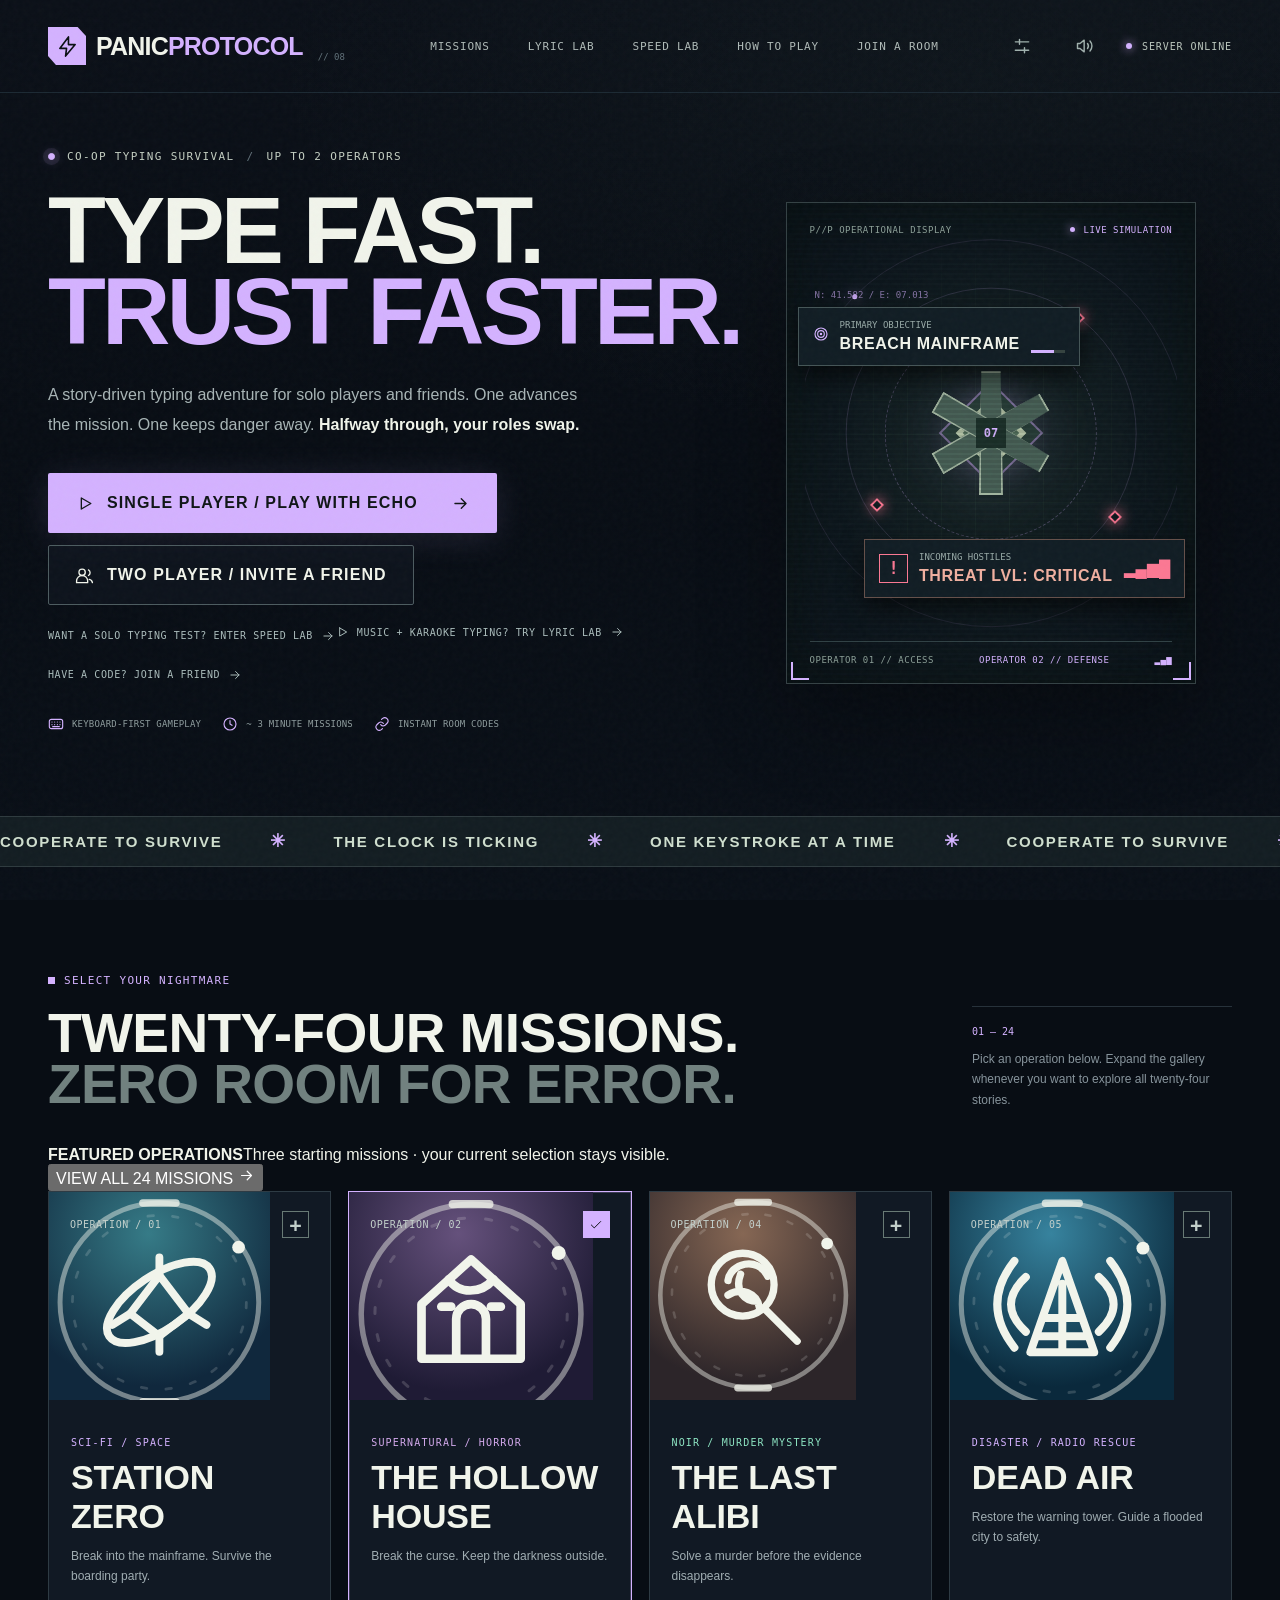
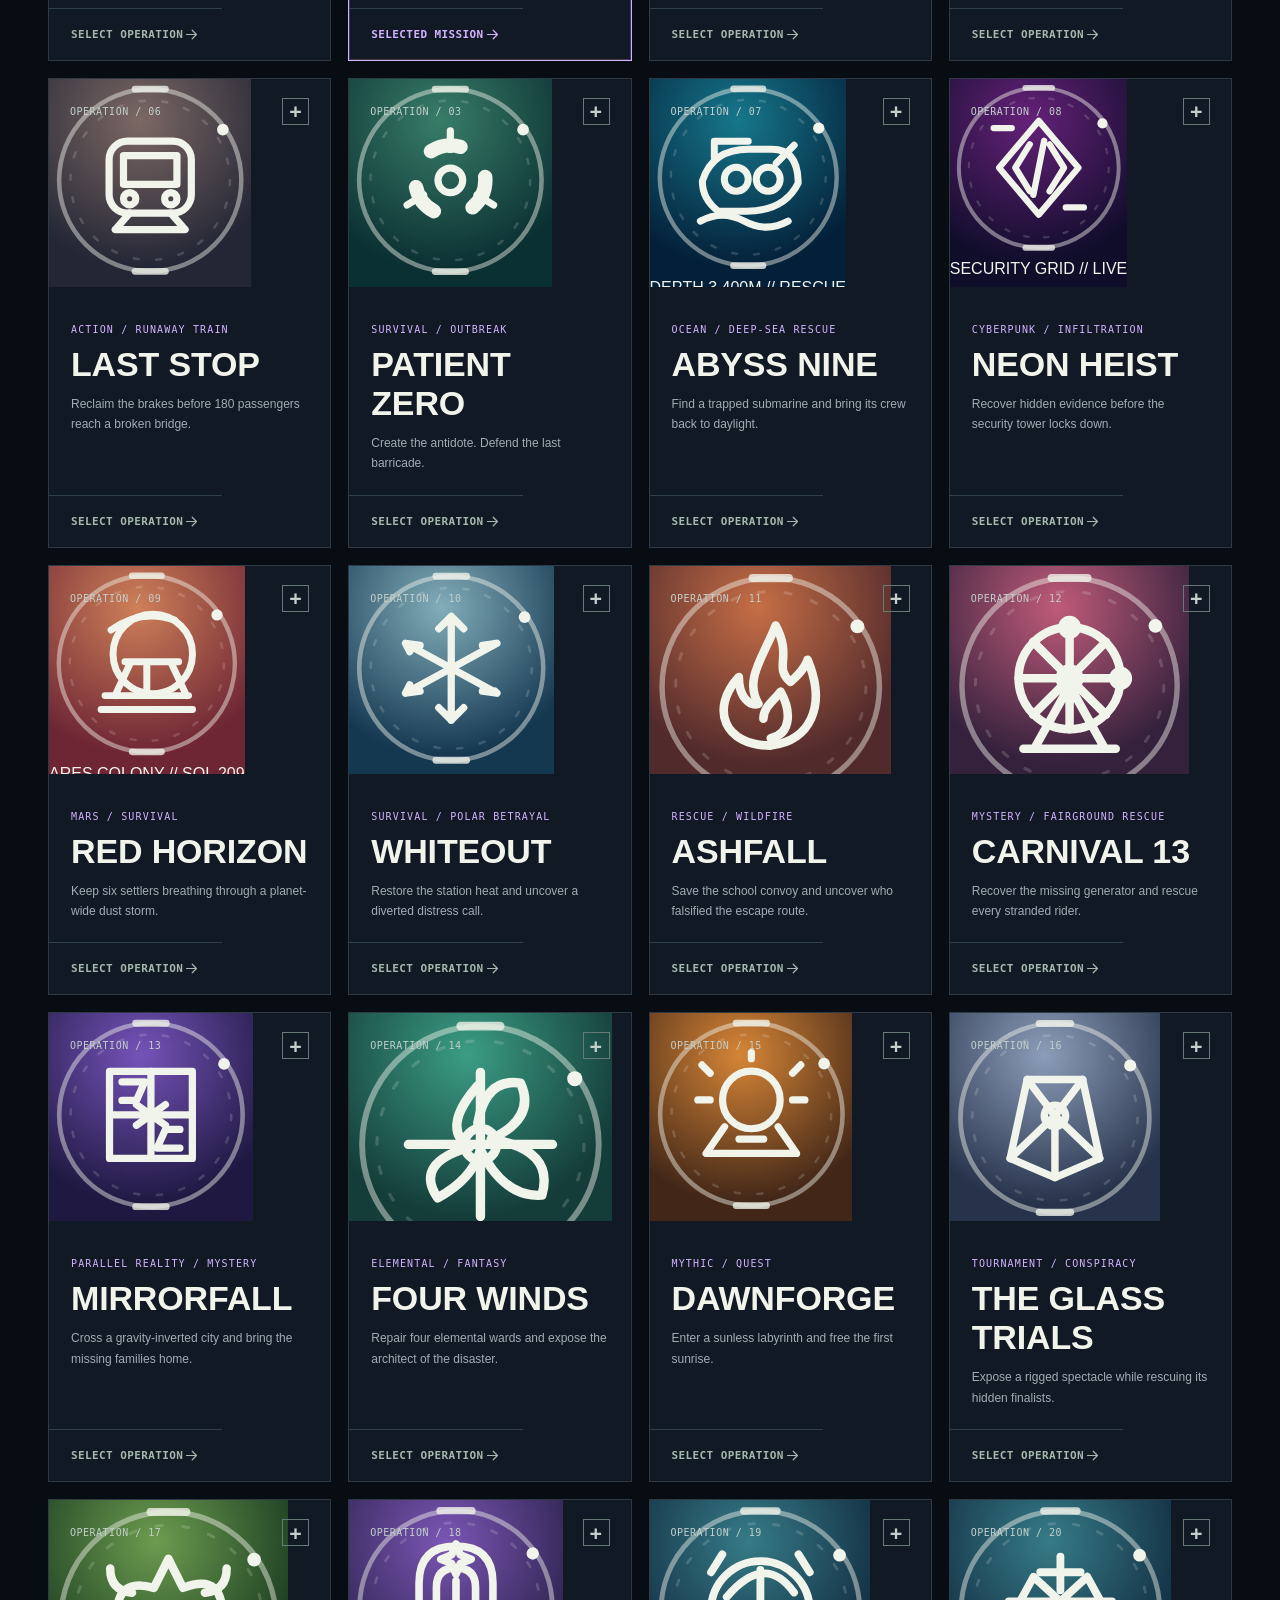
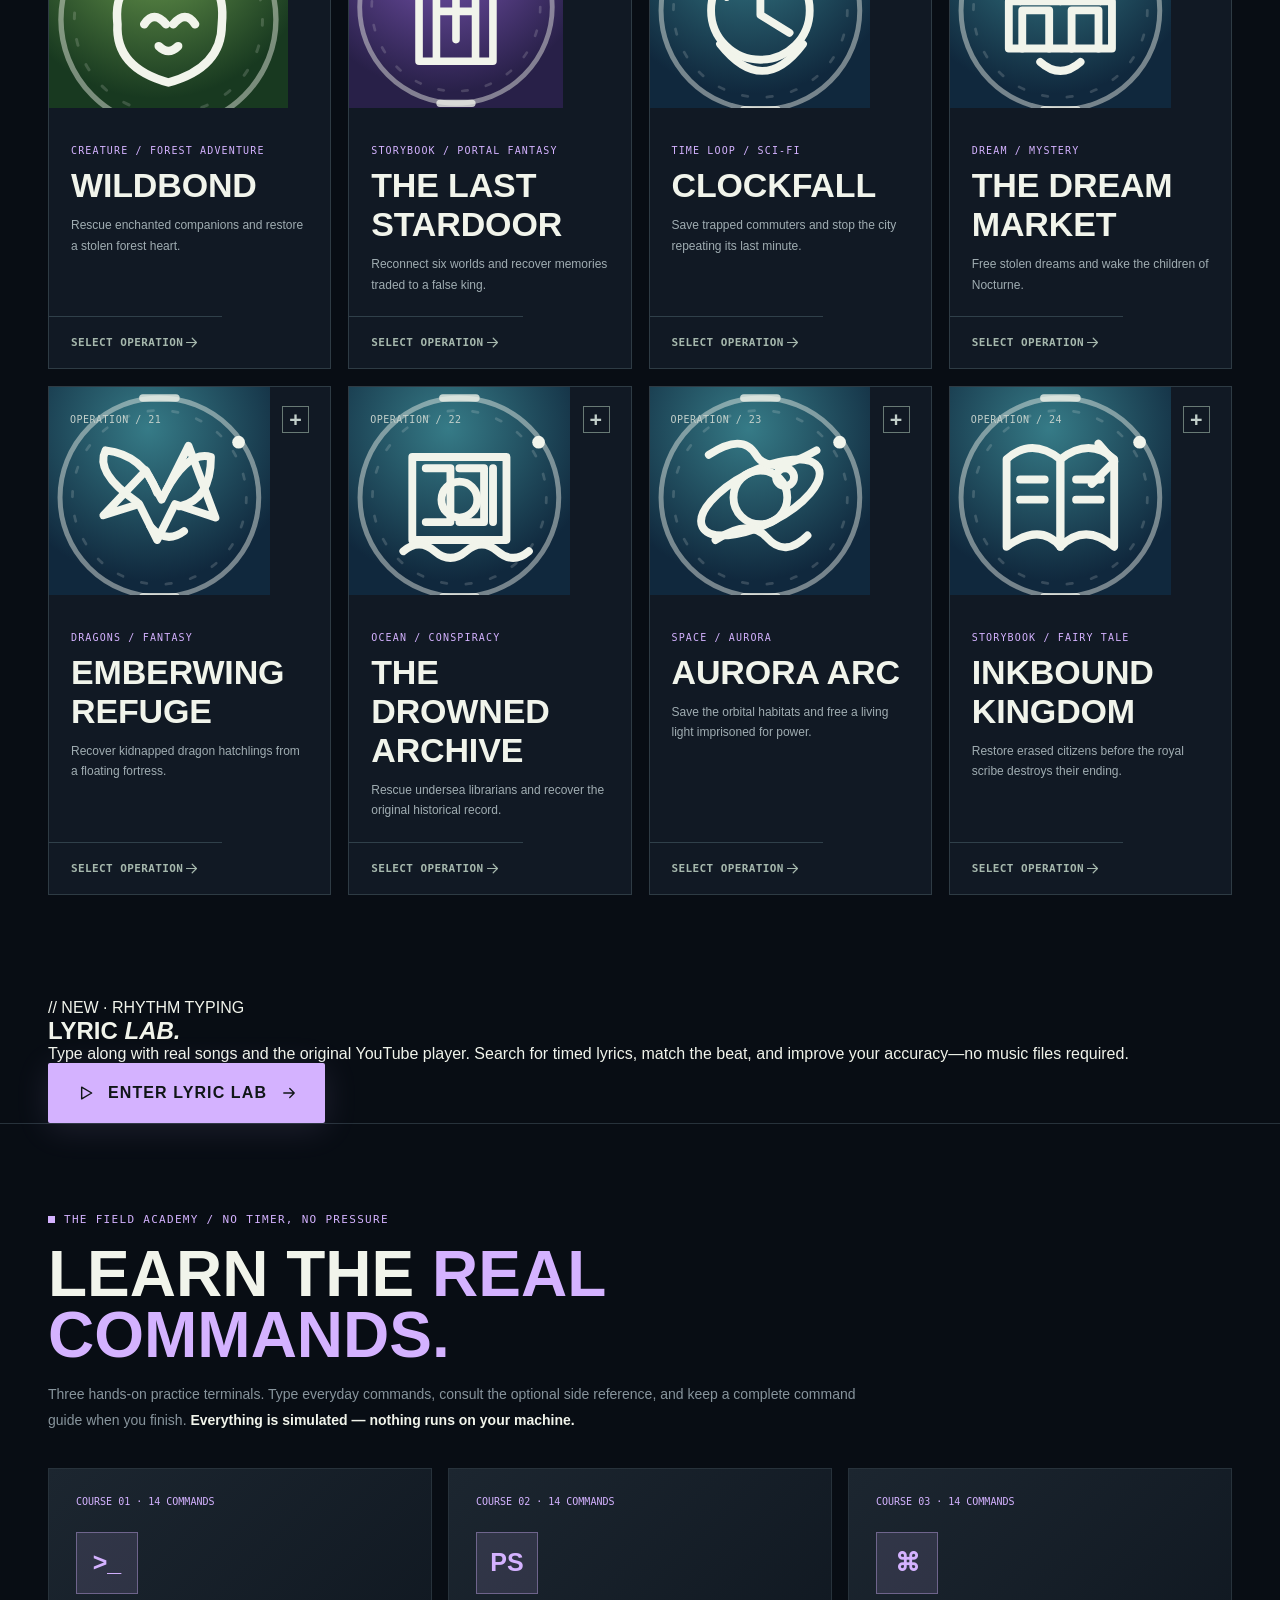
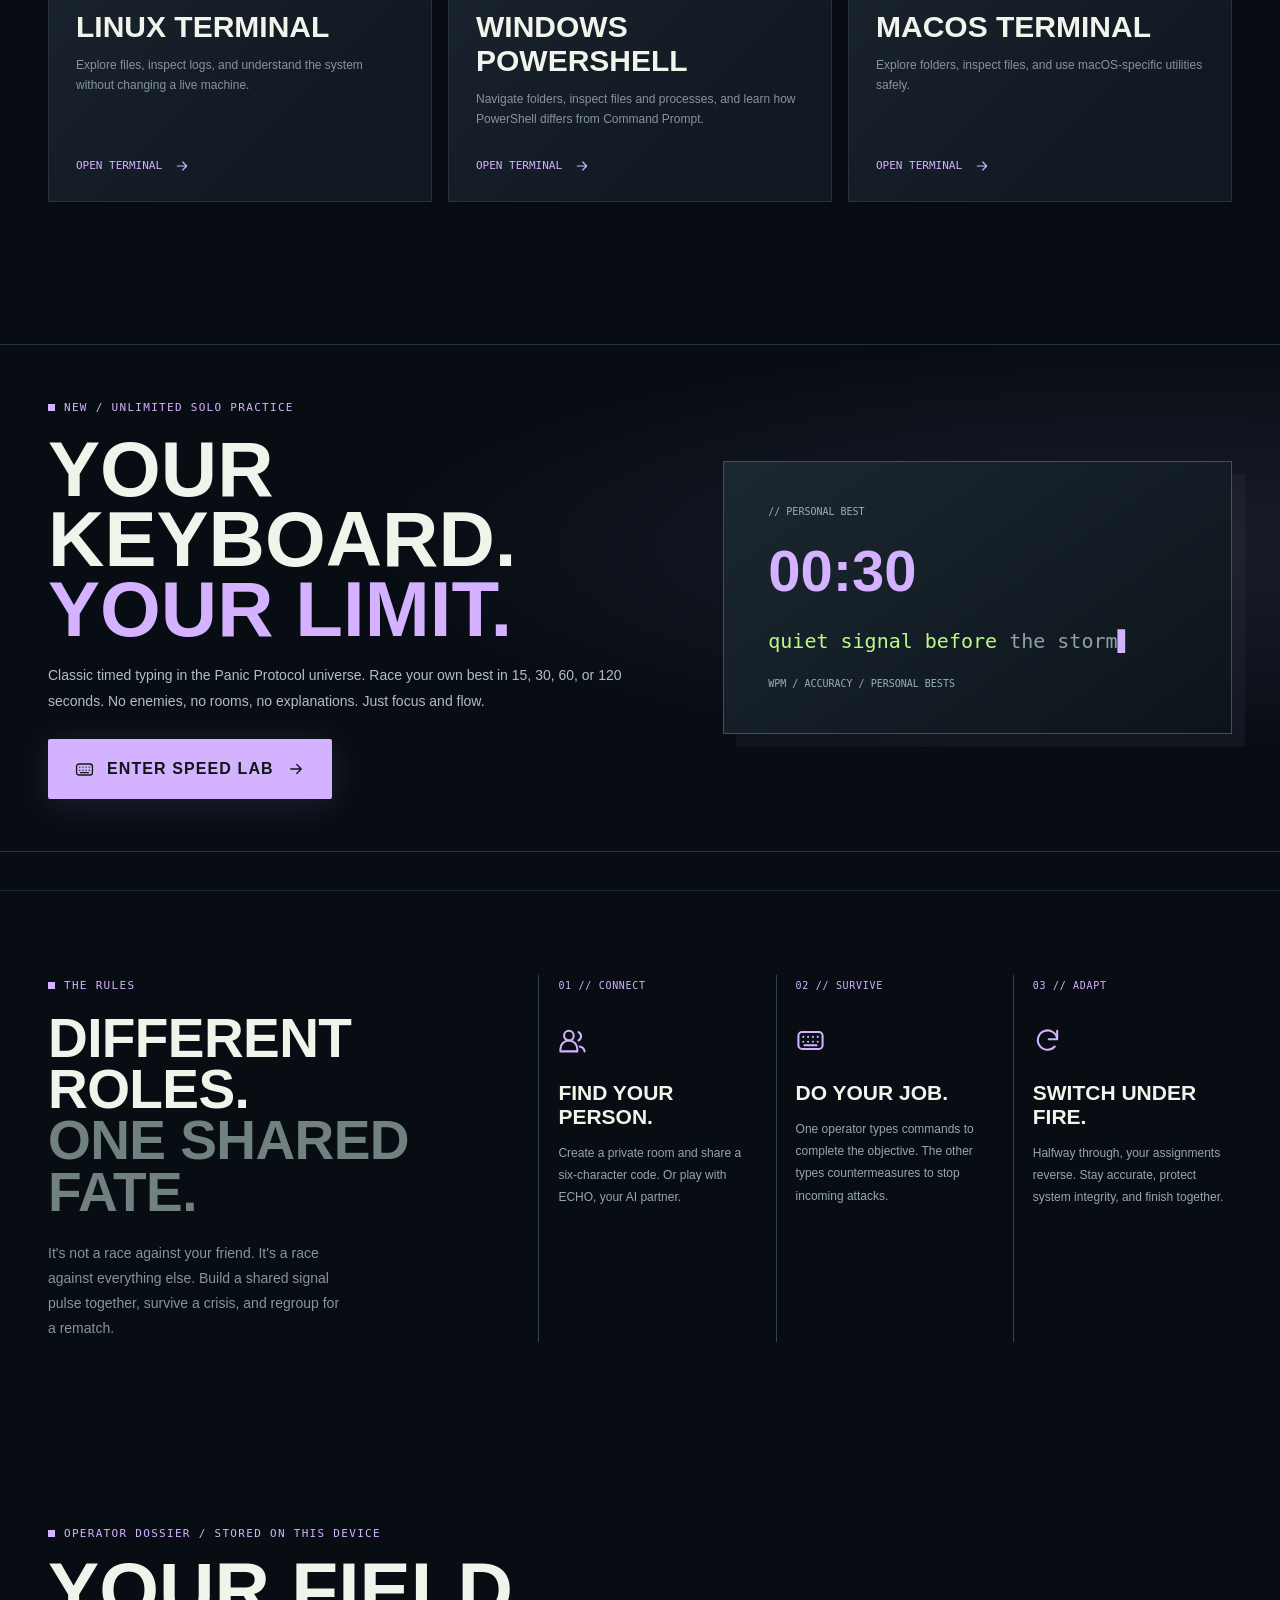
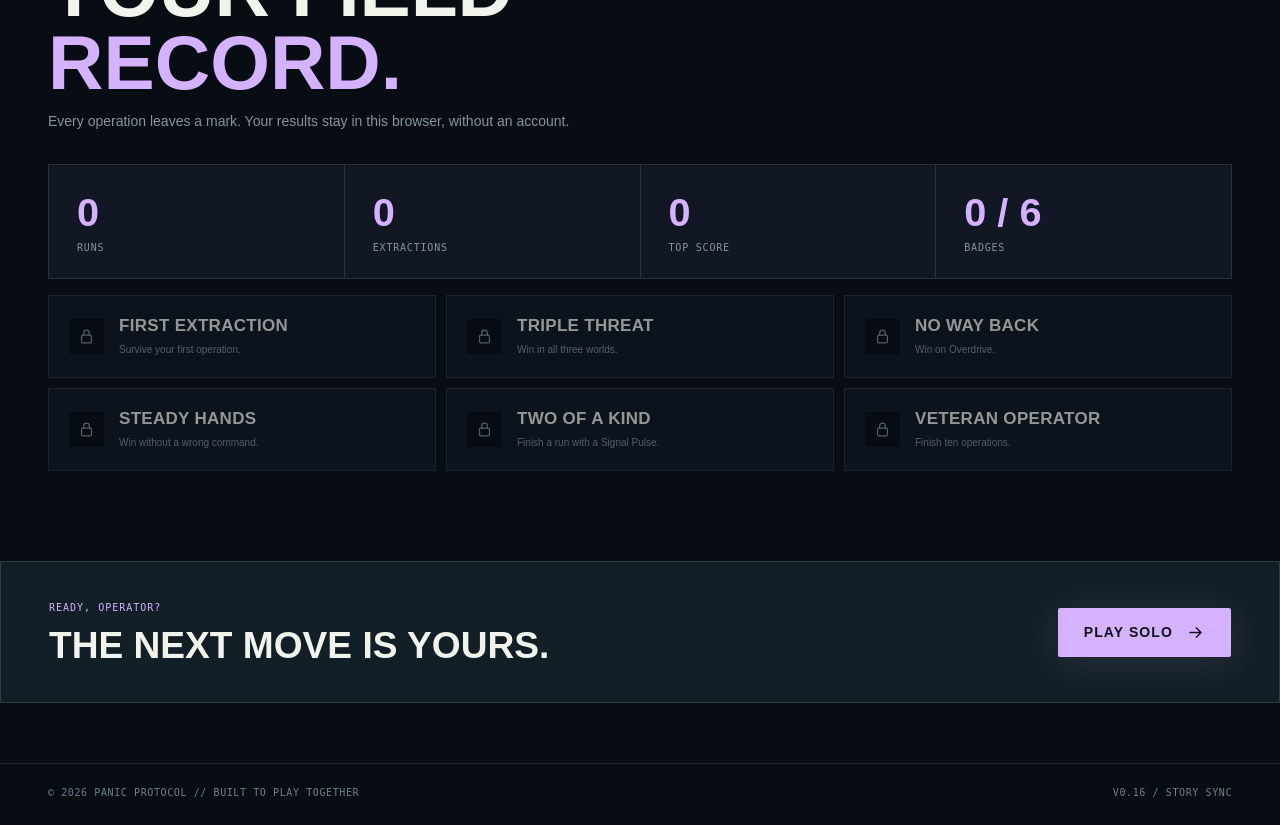
<file: app/landing.html>
<!doctype html><html><head><meta name="viewport" content="width=device-width, initial-scale=1"/><style>:root {
  color-scheme:dark;
  --background:#080d14;
  --bg-alt:#0d131c;
  --panel:#111823;
  --panel-2:#141d28;
  --line:#27323b;
  --line-soft:#1c2933;
  --text:#f1f4eb;
  --muted:#87949c;
  --faint:#62727a;
  --accent:#eaff78;
  --accent-rgb:234,255,120;
  --danger:#fb7058;
  --success:#b9f890;
  --display:'Barlow Condensed','Roboto Condensed','Arial Narrow',sans-serif;
  --mono:'DM Mono','DejaVu Sans Mono',monospace;
  --body:'Inter','Roboto',sans-serif
}
body[data-theme="hollow"] {
  --accent:#d4b2ff;
  --accent-rgb:212,178,255;
  --danger:#fb7893
}
body[data-theme="outbreak"] {
  --accent:#83f6c0;
  --accent-rgb:131,246,192;
  --danger:#f5bb66
}
* {
  box-sizing:border-box
}
html {
  scroll-behavior:smooth
}
body {
  margin:0;
  min-width:320px;
  background:var(--background);
  color:var(--text);
  font-family:var(--body);
  -webkit-font-smoothing:antialiased
}
body:before {
  position:fixed;
  inset:0;
  content:"";
  pointer-events:none;
  z-index:-1;
  background:radial-gradient(ellipse 56% 42% at 76% 8%,rgba(100,148,117,.045),transparent),linear-gradient(180deg,#0b1018 0,#080d14 48%,#090f17 100%)
}
button,input {
  font:inherit
}
button {
  cursor:pointer
}
button:disabled {
  cursor:not-allowed;
  opacity:.42
}
a {
  color:inherit;
  text-decoration:none
}
h1,h2,h3,p {
  margin:0
}
button:focus-visible,a:focus-visible,input:focus-visible {
  outline:2px solid var(--accent);
  outline-offset:3px
}
::selection {
  background:var(--accent);
  color:#101315
}
.grain {
  position:fixed;
  z-index:100;
  inset:0;
  pointer-events:none;
  opacity:.09;
  background-image:url("data:image/svg+xml,%3Csvg viewBox='0 0 200 200' xmlns='http://www.w3.org/2000/svg'%3E%3Cfilter id='n'%3E%3CfeTurbulence type='fractalNoise' baseFrequency='.9' numOctaves='3' stitchTiles='stitch'/%3E%3C/filter%3E%3Crect width='100%25' height='100%25' filter='url(%23n)' opacity='.3'/%3E%3C/svg%3E")
}
.shell {
  max-width:1392px;
  margin:0 auto;
  padding-left:48px;
  padding-right:48px
}
.game-shell {
  max-width:1580px;
  margin:0 auto;
  padding:34px 46px 60px
}
.topbar {
  height:93px;
  display:flex;
  align-items:center;
  justify-content:space-between;
  border-bottom:1px solid var(--line-soft);
  position:relative;
  z-index:4
}
.brand {
  display:inline-flex;
  align-items:center;
  gap:10px;
  white-space:nowrap
}
.brand-symbol {
  width:38px;
  height:38px;
  display:flex;
  align-items:center;
  justify-content:center;
  background:var(--accent);
  color:#0b1014;
  clip-path:polygon(0 0,78% 0,100% 24%,100% 100%,21% 100%,0 76%)
}
.brand-name {
  font-family:var(--display);
  font-size:25px;
  font-weight:900;
  letter-spacing:-.8px;
  line-height:.9
}
.brand-name span {
  color:var(--accent)
}
.brand-ver {
  font-family:var(--mono);
  color:var(--faint);
  font-size:9px;
  margin-left:5px;
  align-self:flex-end;
  margin-bottom:3px
}
.desktop-nav {
  display:flex;
  gap:38px;
  margin-left:20px
}
.desktop-nav a,.top-nav-text {
  font:500 11px var(--mono);
  letter-spacing:.8px;
  color:#b0bbb8;
  transition:color .2s
}
.desktop-nav a:hover {
  color:var(--accent)
}
.topbar-right {
  display:flex;
  gap:23px;
  align-items:center
}
.sound-toggle {
  background:none;
  border:0;
  color:#a0b1ad;
  display:flex;
  padding:8px
}
.sound-toggle:hover {
  color:var(--accent)
}
.server-indicator {
  display:flex;
  gap:10px;
  align-items:center;
  font:500 10px var(--mono);
  color:#bcc8be;
  letter-spacing:.9px
}
.server-indicator i,.visual-live i,.op-connected i {
  width:6px;
  height:6px;
  background:var(--accent);
  border-radius:50%;
  box-shadow:0 0 10px var(--accent)
}
.btn {
  border:1px solid transparent;
  border-radius:2px;
  display:inline-flex;
  gap:13px;
  align-items:center;
  justify-content:center;
  min-height:49px;
  padding:0 25px;
  font:800 14px var(--display);
  letter-spacing:1.1px;
  text-transform:uppercase;
  transition:transform .18s,background .2s,border-color .2s,box-shadow .2s
}
.btn:hover:not(:disabled) {
  transform:translateY(-2px)
}
.btn-primary {
  background:var(--accent);
  color:#101617;
  box-shadow:0 5px 35px rgba(var(--accent-rgb),.12)
}
.btn-primary:hover:not(:disabled) {
  background:#f4ffad;
  box-shadow:0 8px 38px rgba(var(--accent-rgb),.2)
}
body[data-theme="hollow"] .btn-primary:hover {
  background:#e4caff
}
body[data-theme="outbreak"] .btn-primary:hover {
  background:#afffda
}
.btn-outline {
  background:rgba(15,22,32,.74);
  color:var(--text);
  border-color:#4d5c60
}
.btn-outline:hover:not(:disabled) {
  border-color:var(--accent);
  background:rgba(var(--accent-rgb),.04)
}
.btn-large {
  min-height:60px;
  padding:0 26px;
  font-size:16px
}
.btn-wide {
  width:100%
}
.button-arrow {
  display:flex;
  margin-left:20px
}
.eyebrow {
  display:inline-flex;
  gap:9px;
  align-items:center;
  font:500 11px var(--mono);
  letter-spacing:1.3px;
  color:var(--accent);
  text-transform:uppercase
}
.tiny-square {
  width:7px;
  height:7px;
  background:var(--accent);
  display:inline-block
}
.text-button {
  display:inline-flex;
  align-items:center;
  gap:7px;
  color:var(--muted);
  border:0;
  background:none;
  font:500 11px var(--mono);
  letter-spacing:.4px
}
.text-button:hover {
  color:var(--accent)
}
/* Cinematic landing */ .hero {
  min-height:648px;
  display:grid;
  grid-template-columns:1.08fr .92fr;
  gap:45px;
  align-items:center;
  padding-top:57px;
  padding-bottom:80px;
  overflow:hidden
}
.hero-copy {
  position:relative;
  z-index:2;
  padding-bottom:4px
}
.hero-kicker {
  display:flex;
  align-items:center;
  gap:12px;
  color:#c5d0c3;
  font:500 11px var(--mono);
  letter-spacing:1.35px;
  margin-bottom:27px
}
.live-pulse {
  height:7px;
  width:7px;
  border:1px solid var(--accent);
  background:var(--accent);
  border-radius:50%;
  display:inline-block;
  box-shadow:0 0 0 5px rgba(var(--accent-rgb),.09),0 0 12px rgba(var(--accent-rgb),.45);
  animation:pulse 2.8s infinite
}
.dot-separator {
  color:var(--faint)
}
.hero h1 {
  font:900 clamp(70px,7.4vw,130px)/.85 var(--display);
  letter-spacing:-3.8px;
  text-transform:uppercase;
  white-space:nowrap;
  margin-bottom:29px
}
.hero h1 em {
  color:var(--accent);
  font-style:normal
}
.hero-lede {
  font-size:16px;
  line-height:1.85;
  color:#a8b5b6;
  max-width:555px;
  font-weight:400
}
.hero-lede strong {
  color:#f1f5eb;
  font-weight:700
}
.hero-actions {
  display:flex;
  gap:12px;
  flex-wrap:wrap;
  margin-top:34px
}
.hero-footnotes {
  display:flex;
  gap:21px;
  align-items:center;
  flex-wrap:wrap;
  margin-top:42px
}
.hero-footnotes span {
  display:inline-flex;
  gap:8px;
  align-items:center;
  font:500 9px var(--mono);
  letter-spacing:.2px;
  color:#8e9c9d
}
.hero-footnotes svg {
  color:var(--accent)
}
.hero-visual {
  height:482px;
  background:radial-gradient(ellipse at center,#172626 0,#0e181e 57%,#0b121b 100%);
  border:1px solid #344144;
  position:relative;
  box-shadow:0 34px 80px rgba(0,0,0,.28),inset 0 0 55px rgba(6,18,12,.54);
  min-width:0;
  overflow:hidden
}
.hero-visual:before {
  content:"";
  position:absolute;
  inset:0;
  pointer-events:none;
  background:linear-gradient(transparent 49%,rgba(0,0,0,.13) 50%);
  background-size:100% 5px;
  z-index:2;
  opacity:.7
}
.visual-top,.visual-bottom {
  position:absolute;
  z-index:3;
  left:23px;
  right:23px;
  display:flex;
  justify-content:space-between;
  align-items:center;
  gap:12px
}
.visual-top {
  top:22px
}
.visual-bottom {
  bottom:18px;
  border-top:1px solid #304145;
  padding-top:13px
}
.mini-label,.visual-bottom {
  font:500 9px var(--mono);
  letter-spacing:.5px;
  color:#8da098
}
.visual-live {
  display:inline-flex;
  align-items:center;
  gap:9px;
  color:var(--accent);
  font:500 9px var(--mono);
  letter-spacing:.5px
}
.visual-live i {
  width:5px;
  height:5px
}
.visual-bottom span:nth-child(2) {
  color:var(--accent)
}
.signal-icon {
  color:var(--accent)
}
.visual-corner {
  position:absolute;
  bottom:3px;
  width:18px;
  height:18px;
  border-bottom:2px solid var(--accent);
  z-index:4
}
.vcl {
  left:4px;
  border-left:2px solid var(--accent)
}
.vcr {
  right:4px;
  border-right:2px solid var(--accent)
}
.sim-canvas {
  position:absolute;
  inset:27px 18px 38px;
  overflow:hidden
}
.sim-grid {
  position:absolute;
  inset:0;
  opacity:.43;
  background-image:linear-gradient(to right,rgba(119,179,123,.14) 1px,transparent 1px),linear-gradient(to bottom,rgba(119,179,123,.14) 1px,transparent 1px);
  background-size:34px 34px;
  mask-image:radial-gradient(ellipse at center,#000 20%,transparent 74%)
}
.orbit-ring {
  position:absolute;
  left:50%;
  top:49%;
  transform:translate(-50%,-50%);
  border:1px solid rgba(var(--accent-rgb),.27);
  border-radius:50%;
  aspect-ratio:1
}
.orbit-ring-a {
  width:57%;
  border-style:dashed;
  animation:spin 55s linear infinite
}
.orbit-ring-b {
  width:78%;
  border-color:rgba(var(--accent-rgb),.15)
}
.orbit-ring-c {
  width:104%;
  border-color:rgba(var(--accent-rgb),.1)
}
.orbit-ring-c:before,.orbit-ring-b:before {
  content:"";
  width:5px;
  height:5px;
  background:var(--accent);
  border-radius:50%;
  position:absolute;
  top:14%;
  left:14%;
  box-shadow:0 0 15px var(--accent)
}
.sim-ship {
  position:absolute;
  left:50%;
  top:49%;
  transform:translate(-50%,-50%);
  width:152px;
  height:152px;
  display:flex;
  align-items:center;
  justify-content:center;
  filter:drop-shadow(0 0 24px rgba(var(--accent-rgb),.13));
  z-index:1
}
.ship-core {
  position:absolute;
  width:50px;
  height:50px;
  transform:rotate(45deg);
  border:5px solid #b0bfa3;
  box-shadow:0 0 0 10px #273c37,0 0 0 12px rgba(var(--accent-rgb),.45),0 0 35px rgba(var(--accent-rgb),.35);
  background:#4c6855
}
.ship-ray {
  position:absolute;
  background:#476056;
  border:2px solid #a2b5a0;
  width:24px;
  height:124px;
  clip-path:polygon(10% 0,90% 0,100% 100%,0 100%)
}
.ship-ray.a {
  transform:rotate(0)
}
.ship-ray.b {
  transform:rotate(60deg)
}
.ship-ray.c {
  transform:rotate(120deg)
}
.sim-ship span {
  position:relative;
  z-index:1;
  font:700 12px var(--mono);
  background:#1c302a;
  padding:8px;
  color:var(--accent)
}
.sim-blip {
  position:absolute;
  width:10px;
  height:10px;
  border:2px solid var(--danger);
  box-shadow:0 0 13px var(--danger);
  transform:rotate(45deg);
  z-index:1;
  animation:blip 2s infinite
}
.blip-a {
  left:72%;
  top:20%
}
.blip-b {
  left:18%;
  top:65%;
  animation-delay:.9s
}
.blip-c {
  left:82%;
  top:68%;
  animation-delay:.35s
}
.radar-sweep {
  position:absolute;
  left:50%;
  top:49%;
  width:47%;
  height:100%;
  transform-origin:0 0;
  background:conic-gradient(from 10deg at 0 0,rgba(var(--accent-rgb),.13),transparent 38deg);
  animation:radar 7s linear infinite;
  pointer-events:none
}
.sim-coord {
  position:absolute;
  font:9px var(--mono);
  color:rgba(var(--accent-rgb),.65)
}
.sim-coord.top {
  top:60px;
  left:10px
}
.sim-coord.bottom {
  bottom:55px;
  right:8px
}
.floating-target {
  z-index:4;
  position:absolute;
  display:flex;
  align-items:center;
  gap:11px;
  background:#111d24;
  border:1px solid #455557;
  padding:12px 14px;
  box-shadow:0 10px 25px #0009;
  min-width:237px
}
.floating-target div:not(.panel-progress) {
  display:flex;
  flex-direction:column;
  gap:5px
}
.floating-target div span {
  font:9px var(--mono);
  color:#9aaca9
}
.floating-target strong {
  font:700 16px var(--display);
  letter-spacing:.6px
}
.panel-a {
  top:104px;
  left:11px
}
.panel-b {
  right:10px;
  bottom:85px;
  border-color:#65504a
}
.float-icon {
  color:var(--accent)
}
.panel-progress {
  width:34px;
  height:3px;
  background:#35433f;
  align-self:flex-end;
  margin-left:auto
}
.panel-progress b {
  display:block;
  height:100%;
  width:68%;
  background:var(--accent)
}
.threat-alert {
  width:29px;
  height:29px;
  display:grid;
  place-items:center;
  border:1px solid var(--danger);
  color:var(--danger);
  font:700 17px var(--mono)
}
.panel-b strong {
  color:#f0b0a0
}
.tiny-bars {
  color:var(--danger);
  font-size:16px
}
.ticker {
  height:51px;
  overflow:hidden;
  border-top:1px solid #2e3a3e;
  border-bottom:1px solid #2e3a3e;
  background:#131d22
}
.ticker-track {
  display:flex;
  align-items:center;
  justify-content:space-around;
  gap:48px;
  white-space:nowrap;
  width:max-content;
  min-width:100%;
  height:100%;
  animation:marquee 36s linear infinite
}
.ticker span {
  font:700 15px var(--display);
  letter-spacing:1.7px;
  color:#d0dfcf
}
.ticker b {
  color:var(--accent);
  font-size:18px
}
/* Missions */ .operations {
  padding-top:103px;
  padding-bottom:104px
}
.section-head {
  display:flex;
  align-items:flex-end;
  justify-content:space-between;
  gap:30px;
  margin-bottom:36px
}
.section-head h2,.how h2 {
  font:900 clamp(42px,4.3vw,66px)/.93 var(--display);
  letter-spacing:-.6px;
  margin-top:20px
}
.section-head h2 span,.how h2 span {
  color:#71817f
}
.section-aside {
  max-width:260px;
  border-top:1px solid var(--line);
  padding-top:14px
}
.section-aside>span {
  color:var(--accent);
  font:500 10px var(--mono)
}
.section-aside p {
  font-size:12px;
  line-height:1.7;
  color:var(--muted);
  margin-top:10px
}
.mission-grid {
  display:grid;
  grid-template-columns:repeat(3,minmax(0,1fr));
  gap:17px
}
.mission-card {
  text-align:left;
  position:relative;
  padding:0;
  color:var(--text);
  border:1px solid #2e3b44;
  background:#111924;
  min-height:428px;
  overflow:hidden;
  display:flex;
  flex-direction:column;
  transition:transform .25s,border-color .25s,box-shadow .25s
}
.mission-card:hover {
  transform:translateY(-6px);
  border-color:#6d7e71;
  box-shadow:0 20px 42px rgba(0,0,0,.25)
}
.mission-card.active {
  border-color:var(--accent);
  box-shadow:inset 0 0 0 1px rgba(var(--accent-rgb),.22)
}
.mission-card-top {
  position:absolute;
  top:0;
  left:0;
  right:0;
  padding:19px 21px;
  display:flex;
  align-items:center;
  justify-content:space-between;
  z-index:3;
  font:500 10px var(--mono);
  letter-spacing:.5px;
  color:#c2cfca
}
.card-selector {
  width:27px;
  height:27px;
  display:grid;
  place-items:center;
  border:1px solid #687a75;
  font:700 20px var(--mono)
}
.active .card-selector {
  background:var(--accent);
  color:#101416;
  border-color:var(--accent)
}
.art-art {
  height:208px;
  position:relative;
  overflow:hidden;
  flex:none
}
.station-art {
  background:radial-gradient(ellipse at 53% 67%,#314d51 0,#1a323c 38%,#12252e 68%,#121e28 100%)
}
.art-orbit {
  position:absolute;
  left:50%;
  top:55%;
  border:1px solid #5b8889;
  border-radius:50%;
  transform:translate(-50%,-50%);
  width:180px;
  height:180px;
  box-shadow:0 0 15px #2d575653
}
.orbit-two {
  width:270px;
  height:270px;
  opacity:.45;
  border-style:dashed
}
.art-station {
  position:absolute;
  left:50%;
  top:56%;
  transform:translate(-50%,-50%);
  font:800 116px var(--display);
  color:#a0c7bc;
  text-shadow:0 0 25px #70b49b7a
}
.art-glow {
  position:absolute;
  inset:0;
  background:linear-gradient(to bottom,transparent 58%,#111924 100%)
}
.hollow-art {
  background:radial-gradient(ellipse at 52% 35%,#4a355d 0,#252037 46%,#1b1b2c 78%)
}
.hollow-door {
  position:absolute;
  left:50%;
  bottom:-13px;
  transform:translateX(-50%);
  width:113px;
  height:169px;
  background:linear-gradient(110deg,#191622 0,#41394b 53%,#15131d 56%);
  border:10px solid #746577;
  box-shadow:0 0 0 8px #292333,0 0 37px #b09cc55a
}
.door-knob {
  position:absolute;
  right:12px;
  top:89px;
  border-radius:50%;
  background:#e6b78e;
  height:6px;
  width:6px;
  box-shadow:0 0 8px #e6b78e
}
.hollow-moon {
  position:absolute;
  left:18%;
  top:24%;
  border-radius:50%;
  background:#c5b0d6;
  width:35px;
  height:35px;
  box-shadow:0 0 37px #d5b4ff82
}
.hollow-fog {
  position:absolute;
  bottom:0;
  width:100%;
  height:55%;
  background:linear-gradient(0deg,#5c537248,transparent)
}
.outbreak-art {
  background:radial-gradient(ellipse at 50% 55%,#1c554c,#11312f 58%,#102324)
}
.bio-outer {
  position:absolute;
  width:200px;
  height:200px;
  border:1px solid #51917a;
  border-radius:50%;
  left:50%;
  top:53%;
  transform:translate(-50%,-50%);
  box-shadow:0 0 0 13px #30554a46,0 0 0 27px #30554a25
}
.bio-inner {
  position:absolute;
  left:50%;
  top:55%;
  transform:translate(-50%,-50%);
  font:800 141px var(--display);
  line-height:1;
  color:#a0dfb1;
  text-shadow:0 0 29px #5efca56c
}
.bio-dot {
  position:absolute;
  width:8px;
  height:8px;
  background:#9afaa9;
  border-radius:50%;
  box-shadow:0 0 15px #bafca5
}
.d1 {
  top:29%;
  left:21%
}
.d2 {
  top:18%;
  right:20%
}
.d3 {
  bottom:21%;
  right:30%
}
.mission-card-body {
  padding:19px 22px 21px;
  display:flex;
  flex-direction:column;
  gap:10px;
  flex:1
}
.mission-genre {
  font:500 10px var(--mono);
  letter-spacing:1.15px;
  color:var(--accent)
}
.mission-card:nth-child(2) .mission-genre {
  color:#d3a9ec
}
.mission-card:nth-child(3) .mission-genre {
  color:#8de4c2
}
.mission-card-body strong {
  font:900 34px var(--display);
  letter-spacing:-.15px
}
.mission-desc {
  font-size:12px;
  line-height:1.7;
  color:#a0adb2;
  max-width:280px
}
.mission-card-foot {
  height:52px;
  padding:0 22px;
  display:flex;
  align-items:center;
  justify-content:space-between;
  border-top:1px solid #30404a;
  font:700 11px var(--mono);
  letter-spacing:.4px;
  color:#a6b8ad;
  transition:color .25s
}
.mission-card.active .mission-card-foot {
  color:var(--accent)
}
.how {
  border-top:1px solid var(--line-soft);
  padding-top:84px;
  padding-bottom:95px;
  display:grid;
  grid-template-columns:1fr 1.65fr;
  gap:70px
}
.how-intro p {
  margin-top:23px;
  max-width:300px;
  font-size:14px;
  color:var(--muted);
  line-height:1.8
}
.how-steps {
  display:grid;
  grid-template-columns:repeat(3,minmax(0,1fr));
  gap:18px
}
.how-step {
  border-left:1px solid #34414a;
  padding:0 0 8px 19px
}
.step-id {
  font:500 10px var(--mono);
  color:var(--accent);
  letter-spacing:.7px
}
.step-icon {
  margin-top:33px;
  margin-bottom:22px;
  color:var(--accent)
}
.how-step h3 {
  font:800 21px var(--display);
  margin-bottom:13px
}
.how-step p {
  font-size:12px;
  color:#96a7ad;
  line-height:1.85
}
.closing-cta {
  background:#131f26;
  border:1px solid #2b403c;
  padding-top:35px;
  padding-bottom:35px;
  display:flex;
  align-items:center;
  justify-content:space-between;
  gap:20px;
  margin-bottom:60px
}
.closing-cta span {
  font:500 10px var(--mono);
  color:var(--accent);
  letter-spacing:1px
}
.closing-cta h2 {
  font:800 clamp(24px,2.9vw,39px) var(--display);
  margin-top:9px
}
.footer {
  padding-top:23px;
  padding-bottom:27px;
  display:flex;
  justify-content:space-between;
  gap:20px;
  border-top:1px solid var(--line-soft);
  font:500 10px var(--mono);
  letter-spacing:.6px;
  color:#6e8088
}
/* Session modal */ .modal-backdrop {
  position:fixed;
  inset:0;
  z-index:30;
  background:rgba(3,7,10,.84);
  backdrop-filter:blur(9px);
  display:grid;
  place-items:center;
  padding:20px
}
.modal-panel {
  width:min(100%,490px);
  background:#141d27;
  border:1px solid #4d605f;
  box-shadow:0 25px 100px #000a,0 0 90px rgba(var(--accent-rgb),.06);
  padding:44px;
  position:relative;
  animation:rise .24s ease both
}
.modal-panel:before {
  content:"";
  height:3px;
  position:absolute;
  left:0;
  top:0;
  width:100%;
  background:var(--accent)
}
.close-modal {
  position:absolute;
  right:19px;
  top:17px;
  color:#a9b6b9;
  background:none;
  border:0;
  padding:5px
}
.modal-panel h2 {
  font:900 43px/.95 var(--display);
  margin:22px 0 13px
}
.modal-panel p {
  color:#9eaeb4;
  font-size:13px;
  line-height:1.8;
  margin-bottom:25px
}
.session-form {
  display:flex;
  flex-direction:column;
  gap:11px
}
.session-form>label {
  display:flex;
  justify-content:space-between;
  font:500 10px var(--mono);
  color:#c0cfc6;
  letter-spacing:.7px
}
.session-form>label span {
  font-size:9px;
  color:#687f86
}
.session-form input {
  height:53px;
  background:#0b121b;
  border:1px solid #3b4e55;
  border-radius:0;
  padding:0 16px;
  color:var(--text);
  font:500 16px var(--mono);
  outline:0;
  transition:border-color .2s
}
.session-form input:focus {
  border-color:var(--accent)
}
.session-form input::placeholder {
  color:#54676b
}
.session-form .code-field {
  font-size:23px;
  letter-spacing:8px;
  text-transform:uppercase
}
.session-form button[type="submit"] {
  margin-top:9px
}
.modal-mission {
  margin:15px 0 8px;
  border:1px solid #34434a;
  padding:16px;
  display:grid;
  grid-template-columns:1fr auto;
  gap:8px;
  align-items:center
}
.modal-mission>span {
  grid-column:1/-1;
  font:500 10px var(--mono);
  color:var(--faint)
}
.modal-mission strong {
  font:800 21px var(--display)
}
.modal-mission a {
  font:500 10px var(--mono);
  color:var(--accent);
  text-decoration:underline
}
.modal-alt {
  margin-top:23px;
  display:flex;
  justify-content:center;
  gap:8px;
  align-items:center;
  color:#91a3a5;
  font:500 10px var(--mono)
}
.modal-alt button {
  color:var(--accent);
  font:inherit;
  background:none;
  border:0;
  text-decoration:underline
}
/* Lobby */ .lobby-top {
  display:flex;
  align-items:center;
  justify-content:space-between
}
.lobby-heading {
  margin:28px 0 35px;
  display:flex;
  align-items:flex-end;
  justify-content:space-between;
  gap:20px
}
.lobby-heading h1 {
  font:900 clamp(54px,5vw,80px)/.97 var(--display)
}
.lobby-heading h1 em {
  font-style:normal;
  color:var(--accent)
}
.lobby-heading p {
  color:var(--muted);
  margin-top:14px;
  font-size:13px
}
.lobby-status {
  font:500 11px var(--mono);
  letter-spacing:.3px;
  color:var(--accent);
  display:flex;
  gap:10px;
  align-items:center
}
.lobby-ping {
  width:7px;
  height:7px;
  background:var(--accent);
  box-shadow:0 0 0 6px rgba(var(--accent-rgb),.12);
  border-radius:50%;
  animation:pulse 2s infinite
}
.lobby-grid {
  display:grid;
  grid-template-columns:1fr 1fr;
  gap:20px
}
.lobby-panel {
  border:1px solid var(--line);
  background:#111923;
  padding:28px;
  min-height:477px
}
.panel-label,.sidebar-heading {
  font:500 11px var(--mono);
  color:var(--accent);
  letter-spacing:1px
}
.lobby-room h2 {
  font:800 30px var(--display);
  margin-top:30px
}
.room-code {
  display:flex;
  gap:9px;
  margin:21px 0 22px
}
.room-code span {
  background:#1c2b31;
  border:1px solid #47605b;
  color:#eef4e5;
  display:grid;
  place-items:center;
  flex:1;
  min-width:0;
  height:72px;
  font:700 36px var(--mono)
}
.lobby-panel .fine-print {
  font-size:12px;
  color:#879aa1;
  margin-top:14px;
  line-height:1.6
}
.lobby-members {
  border-top:1px solid #304149;
  margin-top:28px;
  padding-top:20px
}
.lobby-members>.panel-label {
  margin-bottom:13px;
  color:#a0aeac
}
.member-row {
  display:flex;
  gap:13px;
  align-items:center;
  background:#19232d;
  border:1px solid #2a3b44;
  padding:11px;
  margin-top:9px
}
.member-avatar {
  height:41px;
  width:41px;
  display:grid;
  place-items:center;
  background:#2b403e;
  color:var(--accent);
  font:800 17px var(--display)
}
.member-row>div {
  display:flex;
  flex-direction:column;
  gap:5px;
  min-width:0
}
.member-row strong {
  font:800 17px var(--display);
  letter-spacing:.5px
}
.member-row small {
  font:9px var(--mono);
  color:#768b92
}
.connected-tag {
  margin-left:auto;
  font:9px var(--mono);
  color:var(--accent)
}
.member-row.pending {
  border-style:dashed;
  background:#151d26
}
.pending .member-avatar {
  background:#202a34;
  color:#70868a
}
.loading-dot {
  margin-left:auto;
  height:8px;
  width:8px;
  border-radius:50%;
  background:var(--accent);
  animation:pulse 1.5s infinite
}
.mission-choice .lobby-mission-art {
  position:relative;
  height:165px;
  margin:22px 0 18px;
  overflow:hidden;
  background:#16232e
}
.lobby-mission-art>.art-art {
  height:100%
}
.lobby-mission-art>.art-art .art-art {
  height:100%
}
.lobby-mission-art>span {
  position:absolute;
  bottom:10px;
  left:13px;
  z-index:2;
  font:10px var(--mono);
  color:#e7f3e4
}
.lobby-art-shade {
  position:absolute;
  inset:0;
  background:linear-gradient(transparent 45%,#0a121da3)
}
.lobby-mission-name {
  display:flex;
  align-items:center;
  justify-content:space-between;
  gap:10px
}
.lobby-mission-name h2 {
  font:800 32px var(--display)
}
.lobby-mission-name span {
  font:9px var(--mono);
  color:var(--accent)
}
.mission-choice>p {
  color:#a1b0b4;
  font-size:12px;
  line-height:1.7;
  margin:11px 0 18px;
  max-width:490px
}
.lobby-mission-options {
  display:grid;
  grid-template-columns:1fr;
  gap:7px
}
.mini-mission {
  min-height:35px;
  padding:0 12px;
  display:flex;
  align-items:center;
  gap:11px;
  border:1px solid #2e3b46;
  background:#151f29;
  text-align:left;
  color:#95aaa9;
  font:500 10px var(--mono)
}
.mini-mission span {
  flex:1
}
.mini-mission.selected {
  color:var(--accent);
  border-color:rgba(var(--accent-rgb),.45);
  background:rgba(var(--accent-rgb),.06)
}
.mini-mission:hover:not(:disabled) {
  border-color:var(--accent)
}
.lobby-launch {
  background:#19252b;
  border:1px solid #334348;
  padding:22px 25px;
  margin-top:18px;
  display:flex;
  justify-content:space-between;
  align-items:center;
  gap:23px
}
.launch-kicker {
  font:500 11px var(--mono);
  letter-spacing:.6px;
  color:var(--accent)
}
.lobby-launch p {
  font-size:12px;
  line-height:1.6;
  color:#9fb0b5;
  margin-top:7px;
  max-width:630px
}
/* Game */ .gameplay {
  padding-top:27px
}
.game-topline {
  display:flex;
  align-items:center;
  justify-content:space-between;
  gap:20px;
  margin:7px 0 25px
}
.game-topline h1 {
  font:900 46px var(--display);
  letter-spacing:.4px;
  margin-top:8px
}
.game-topline h1 span {
  color:#6f8885;
  font:500 13px var(--mono);
  margin-left:10px
}
.live-status {
  display:flex;
  gap:11px;
  align-items:center;
  font:500 10px var(--mono);
  color:#becbc2
}
.game-hud {
  display:grid;
  grid-template-columns:.9fr 1.1fr 1.65fr 1fr;
  border:1px solid #3b4b52;
  background:#151e27;
  min-height:88px
}
.hud-item {
  padding:17px 24px;
  border-right:1px solid #34434a;
  display:flex;
  flex-direction:column;
  gap:7px;
  justify-content:center
}
.hud-item:last-child {
  border:0
}
.hud-item>span {
  font:500 10px var(--mono);
  letter-spacing:.4px;
  color:#90a5a3
}
.hud-item strong {
  font:800 28px var(--display);
  line-height:1
}
.hud-item strong small {
  font:500 13px var(--mono);
  color:#768b8f
}
.hud-timer strong {
  color:var(--accent);
  font:700 34px var(--mono);
  letter-spacing:2px
}
.hud-stability>span {
  display:flex;
  justify-content:space-between;
  gap:9px
}
.hud-stability b {
  color:var(--accent);
  font-weight:500
}
.meter {
  height:9px;
  border:1px solid #3a4c50;
  background:#111a22;
  overflow:hidden
}
.meter i {
  display:block;
  height:100%;
  background:var(--accent);
  transition:width .25s
}
.game-columns {
  display:grid;
  grid-template-columns:minmax(214px, .82fr) minmax(0,2.14fr) minmax(220px,.9fr);
  gap:14px;
  margin-top:15px;
  align-items:stretch
}
.mission-sidebar,.team-sidebar,.typing-zone {
  min-height:548px;
  border:1px solid #304049;
  background:#111923
}
.mission-sidebar,.team-sidebar {
  padding:23px 19px
}
.mission-goal {
  margin-top:27px;
  display:flex;
  flex-direction:column;
  gap:10px
}
.mission-goal small,.progress-header,.threat-timer,.operator-card .op-role,.operator-head,.op-stats>.metric span {
  font:500 10px var(--mono);
  color:#8ca0a2;
  letter-spacing:.25px
}
.mission-goal strong {
  font:800 27px var(--display);
  line-height:1.03;
  text-transform:uppercase
}
.mission-goal>span {
  font:500 9px var(--mono);
  color:var(--accent);
  margin-top:1px
}
.progress-header {
  display:flex;
  justify-content:space-between;
  align-items:center;
  margin-top:35px
}
.progress-header b {
  color:var(--accent);
  font-weight:500
}
.progress-blocks {
  display:flex;
  gap:5px;
  margin-top:12px
}
.progress-blocks span {
  height:14px;
  background:#26363c;
  flex:1;
  border:1px solid #364950
}
.progress-blocks span.filled {
  background:var(--accent);
  border-color:var(--accent);
  box-shadow:0 0 15px rgba(var(--accent-rgb),.13)
}
.threat-monitor {
  margin-top:45px;
  padding-top:23px;
  border-top:1px solid #2d3c45
}
.threat-visual {
  height:126px;
  display:grid;
  place-items:center;
  position:relative;
  overflow:hidden
}
.threat-rings {
  height:84px;
  width:84px;
  border:1px solid #684b4e;
  border-radius:50%;
  position:relative;
  display:grid;
  place-items:center;
  color:var(--danger);
  font:900 39px var(--display)
}
.threat-rings i {
  position:absolute;
  inset:-13px;
  border:1px dashed #774a4d;
  border-radius:50%;
  animation:spin 27s linear infinite
}
.threat-rings i:nth-child(2) {
  inset:-27px;
  opacity:.55;
  animation-duration:44s;
  animation-direction:reverse
}
.threat-rings i:nth-child(3) {
  inset:13px;
  border:1px solid var(--danger);
  opacity:.28
}
.threat-rings span {
  animation:pulse 2s infinite
}
.threat-name {
  text-align:center;
  font:800 23px var(--display);
  color:#f4a095;
  min-height:27px
}
.threat-timer {
  margin-top:17px;
  display:flex;
  justify-content:space-between;
  align-items:center
}
.threat-timer b {
  font:700 12px var(--mono);
  color:var(--danger)
}
.threat-meter {
  margin-top:10px;
  height:6px
}
.threat-meter i {
  background:var(--danger)
}
.typing-zone {
  display:flex;
  flex-direction:column;
  background:linear-gradient(180deg,#162229 0,#111a22 47%,#121c25 100%);
  border-color:#405258;
  position:relative;
  min-width:0
}
.typing-zone:before,.typing-zone:after {
  content:"";
  position:absolute;
  width:15px;
  height:15px;
  pointer-events:none;
  z-index:1
}
.typing-zone:before {
  top:4px;
  left:4px;
  border-top:2px solid var(--accent);
  border-left:2px solid var(--accent)
}
.typing-zone:after {
  top:4px;
  right:4px;
  border-top:2px solid var(--accent);
  border-right:2px solid var(--accent)
}
.typing-top {
  height:67px;
  border-bottom:1px solid #394a50;
  display:flex;
  justify-content:space-between;
  align-items:center;
  gap:14px;
  padding:0 28px
}
.your-role {
  display:flex;
  align-items:center;
  gap:7px;
  font:500 11px var(--mono);
  color:#a5b4ae
}
.your-role svg,.your-role strong {
  color:var(--accent)
}
.your-role strong {
  letter-spacing:.5px
}
.role-switch-hint {
  display:flex;
  align-items:center;
  gap:8px;
  font:500 9px var(--mono);
  color:#7f9498;
  white-space:nowrap
}
.typing-main {
  padding:27px 29px 26px;
  flex:1;
  display:flex;
  flex-direction:column;
  align-items:stretch
}
.task-stamp {
  font:500 10px var(--mono);
  letter-spacing:.5px;
  color:#708d8c
}
.role-emblem {
  width:54px;
  height:54px;
  display:grid;
  place-items:center;
  margin:14px auto 13px;
  border:1px solid rgba(var(--accent-rgb),.48);
  background:rgba(var(--accent-rgb),.06);
  color:var(--accent);
  clip-path:polygon(0 0,79% 0,100% 22%,100% 100%,19% 100%,0 78%)
}
.typing-main h2 {
  text-align:center;
  font:900 clamp(32px,3vw,46px)/1.02 var(--display)
}
.task-subtitle {
  text-align:center;
  font-size:11px;
  color:#9caeb3;
  line-height:1.6;
  margin:9px 0 23px
}
.command-card {
  border:1px solid rgba(var(--accent-rgb),.53);
  background:#111e24;
  box-shadow:0 0 38px rgba(var(--accent-rgb),.05);
  position:relative;
  overflow:hidden
}
.command-card:before {
  content:"";
  position:absolute;
  inset:0;
  opacity:.17;
  background:repeating-linear-gradient(0deg,transparent 0 23px,rgba(var(--accent-rgb),.14) 24px),repeating-linear-gradient(90deg,transparent 0 23px,rgba(var(--accent-rgb),.13) 24px);
  pointer-events:none
}
.command-top,.command-bottom {
  position:relative;
  display:flex;
  justify-content:space-between;
  align-items:center;
  gap:9px;
  min-height:36px;
  padding:0 15px;
  font:500 9px var(--mono);
  color:#94a9a4
}
.command-top {
  border-bottom:1px solid #33494b
}
.command-top>span:first-child {
  display:flex;
  gap:7px;
  align-items:center
}
.command-live {
  height:5px;
  width:5px;
  display:inline-block;
  background:var(--accent);
  box-shadow:0 0 10px var(--accent)
}
.command-bottom {
  border-top:1px solid #33494b;
  color:#76918c
}
.target-text {
  position:relative;
  display:flex;
  justify-content:center;
  align-items:center;
  flex-wrap:wrap;
  min-height:104px;
  padding:22px 15px;
  font:500 clamp(16px,2vw,28px)/1.4 var(--mono);
  text-align:center;
  letter-spacing:.15px;
  white-space:pre-wrap;
  color:#f0f3ec;
  overflow-wrap:anywhere
}
.target-text .typed-good {
  color:var(--accent)
}
.target-text .typed-bad {
  color:#fb847e;
  background:#7b313755
}
.cursor-char {
  background:rgba(var(--accent-rgb),.28);
  outline:1px solid rgba(var(--accent-rgb),.52)
}
.input-label {
  font:500 10px var(--mono);
  color:#a2b5ad;
  letter-spacing:.2px;
  margin:26px 0 10px;
  display:flex;
  justify-content:space-between;
  gap:5px
}
.input-label>span {
  color:var(--accent)
}
.typing-input-wrap {
  position:relative;
  display:flex;
  align-items:center;
  background:#0b141a;
  border:1px solid #577066;
  transition:border-color .2s,box-shadow .2s
}
.typing-input-wrap:focus-within {
  border-color:var(--accent);
  box-shadow:0 0 0 2px rgba(var(--accent-rgb),.1)
}
.input-chevron {
  padding-left:17px;
  color:var(--accent);
  font:700 24px var(--mono)
}
.typing-input {
  background:none;
  border:0;
  outline:0;
  color:#fff;
  font:500 clamp(13px,1.45vw,19px) var(--mono);
  width:100%;
  min-width:0;
  height:62px;
  padding:0 8px;
  letter-spacing:.1px
}
.typing-input:focus {
  outline:0
}
.typing-input::placeholder {
  color:#536b6b
}
.typing-input.input-wrong {
  color:#ff9797
}
.input-enter {
  white-space:nowrap;
  margin-right:15px;
  color:#788e87;
  font:500 10px var(--mono)
}
.input-hint {
  font:10px/1.6 var(--mono);
  color:#72868c;
  margin-top:12px;
  text-align:center
}
.typing-footer {
  min-height:49px;
  border-top:1px solid #3a4a50;
  padding:11px 18px;
  display:flex;
  align-items:center;
  gap:9px;
  color:#a0b0ab;
  font:500 9px var(--mono);
  letter-spacing:.1px
}
.typing-footer-icon {
  color:var(--danger);
  display:flex
}
.typing-footer strong {
  font-weight:500;
  color:#e2aa9d
}
.kbd-graphic {
  margin-left:auto;
  color:#576e70;
  white-space:nowrap
}
.team-sidebar .sidebar-heading {
  margin-bottom:20px
}
.operator-card {
  border:1px solid #35464e;
  background:#17222c;
  padding:16px 15px;
  margin-bottom:12px
}
.operator-card.self-card {
  border-color:rgba(var(--accent-rgb),.42)
}
.operator-head {
  display:flex;
  justify-content:space-between;
  align-items:center;
  margin-bottom:14px
}
.op-number {
  background:#304043;
  color:var(--accent);
  padding:5px 8px
}
.op-connected {
  display:flex;
  gap:7px;
  align-items:center;
  color:var(--accent);
  font:500 9px var(--mono)
}
.operator-card>strong {
  font:800 22px var(--display);
  letter-spacing:.5px;
  display:block
}
.operator-card .op-role {
  display:block;
  margin-top:7px;
  color:#89a2a0
}
.op-stats {
  display:flex;
  gap:18px;
  border-top:1px solid #30424b;
  margin-top:16px;
  padding-top:12px
}
.metric {
  display:flex;
  flex-direction:column;
  gap:5px;
  flex:1
}
.metric strong {
  font:800 22px var(--display);
  color:var(--text)
}
.activity-panel {
  border-top:1px solid #34434e;
  margin-top:21px;
  padding-top:20px
}
.activity-title {
  display:flex;
  align-items:center;
  justify-content:space-between;
  font:500 10px var(--mono);
  color:#b6c6c1
}
.activity-live {
  color:var(--accent);
  font-size:9px
}
.activity-list {
  margin-top:16px;
  display:flex;
  flex-direction:column;
  gap:0;
  max-height:188px;
  overflow:hidden
}
.event-row {
  display:flex;
  align-items:flex-start;
  gap:9px;
  padding:8px 0;
  border-bottom:1px solid #26353c;
  color:#899da0
}
.event-row span {
  font:13px var(--mono);
  color:#617b7b
}
.event-row p {
  font:10px/1.5 var(--mono);
  color:#91a3a6
}
.event-row.good p,.event-row.good span {
  color:#b0d99a
}
.event-row.warning p,.event-row.warning span {
  color:#e9aa99
}
.game-lower {
  display:flex;
  justify-content:space-between;
  gap:20px;
  margin-top:13px;
  color:#64807f;
  font:500 9px var(--mono);
  letter-spacing:.3px
}
.game-lower>span:first-child {
  color:var(--accent)
}
/* Swap/results */ .switch-screen {
  height:calc(100vh - 100px);
  min-height:580px;
  display:flex;
  flex-direction:column;
  align-items:center;
  justify-content:center;
  text-align:center;
  padding:30px;
  background:radial-gradient(ellipse at 50% 45%,rgba(var(--accent-rgb),.09),transparent 47%)
}
.switch-rings {
  height:154px;
  width:154px;
  border:1px dashed var(--accent);
  border-radius:50%;
  display:grid;
  place-items:center;
  margin-bottom:28px;
  animation:spin 12s linear infinite;
  box-shadow:0 0 0 20px rgba(var(--accent-rgb),.03),0 0 0 47px rgba(var(--accent-rgb),.025)
}
.switch-rings span {
  animation:spin 12s linear infinite reverse;
  color:var(--accent);
  display:flex
}
.switch-screen h1 {
  font:900 clamp(55px,7vw,110px)/.9 var(--display);
  margin-top:22px
}
.switch-screen h1 em {
  font-style:normal;
  color:var(--accent)
}
.switch-screen>p {
  font:500 11px var(--mono);
  letter-spacing:1px;
  color:#a0b2b3;
  margin:18px 0 29px
}
.swap-card {
  display:flex;
  gap:8px;
  width:min(100%,460px)
}
.swap-card div {
  background:#17242a;
  border:1px solid #425754;
  padding:16px;
  display:flex;
  flex-direction:column;
  gap:9px;
  flex:1
}
.swap-card span,.swap-count {
  font:500 10px var(--mono);
  color:#98afaf
}
.swap-card strong {
  font:800 27px var(--display);
  color:var(--accent)
}
.swap-count {
  margin-top:25px
}
.swap-count strong {
  font-size:23px;
  color:var(--accent);
  margin-left:10px
}
.in-game-overlay {
  position:fixed;
  inset:0;
  z-index:20;
  display:grid;
  place-items:center;
  padding:20px;
  background:rgba(4,9,14,.82);
  backdrop-filter:blur(6px)
}
.overlay-panel {
  padding:46px;
  background:#18212c;
  border:1px solid #53625d;
  text-align:center;
  max-width:470px
}
.overlay-panel h2 {
  font:900 45px var(--display);
  margin-top:20px
}
.overlay-panel p {
  font-size:13px;
  line-height:1.7;
  color:var(--muted);
  margin-top:13px
}
.overlay-loader {
  width:70px;
  height:3px;
  background:var(--accent);
  animation:load 2s ease-in-out infinite;
  margin:24px auto 0;
  transform-origin:left
}
.result-page {
  min-height:calc(100vh - 100px);
  position:relative;
  overflow:hidden;
  display:grid;
  place-items:center;
  text-align:center
}
.result-glow {
  position:absolute;
  top:-150px;
  left:20%;
  right:20%;
  height:500px;
  background:radial-gradient(ellipse,rgba(var(--accent-rgb),.09),transparent 70%);
  pointer-events:none
}
.result-content {
  position:relative;
  width:min(100%,750px);
  padding:20px 0
}
.grade-orbit {
  width:152px;
  height:152px;
  border:1px dashed var(--accent);
  border-radius:50%;
  display:grid;
  place-items:center;
  margin:28px auto;
  box-shadow:0 0 0 19px rgba(var(--accent-rgb),.04)
}
.grade-inner {
  display:flex;
  flex-direction:column;
  align-items:center
}
.grade-inner span {
  font:500 9px var(--mono);
  color:#afc0b6;
  letter-spacing:.5px
}
.grade-inner strong {
  font:900 98px/.99 var(--display);
  color:var(--accent)
}
.result-content h1 {
  font:900 clamp(50px,7vw,86px)/.9 var(--display)
}
.result-content h1>span {
  color:var(--accent)
}
.result-content>p {
  font-size:14px;
  line-height:1.7;
  color:#adbdbe;
  margin:20px auto 25px;
  max-width:570px
}
.result-stats {
  display:grid;
  grid-template-columns:repeat(4,1fr);
  gap:10px;
  margin:26px 0 18px
}
.result-stats>div {
  border:1px solid #35474b;
  background:#16222b;
  padding:20px 8px;
  display:flex;
  flex-direction:column;
  gap:9px
}
.result-stats small {
  font:500 9px var(--mono);
  color:#8ba3a3
}
.result-stats strong {
  font:800 29px var(--display);
  color:var(--accent)
}
.result-players {
  display:grid;
  grid-template-columns:1fr 1fr;
  gap:10px
}
.result-players>div {
  border:1px solid #2f4047;
  padding:18px;
  background:#101820;
  text-align:left;
  display:flex;
  flex-direction:column;
  gap:6px
}
.result-players span {
  font:500 11px var(--mono);
  color:#acbdbe
}
.result-players strong {
  font:800 24px var(--display)
}
.result-players small {
  font:500 9px var(--mono);
  color:#778e91
}
.result-buttons {
  display:flex;
  justify-content:center;
  gap:11px;
  margin-top:26px;
  flex-wrap:wrap
}
/* Toast & motion */ #toast-layer {
  position:fixed;
  top:110px;
  right:25px;
  z-index:60;
  display:flex;
  flex-direction:column;
  align-items:flex-end;
  gap:10px;
  pointer-events:none
}
.toast {
  pointer-events:auto;
  display:flex;
  align-items:center;
  gap:10px;
  border:1px solid #4b675b;
  background:#182820;
  box-shadow:0 15px 35px #0008;
  color:#d9efdb;
  padding:13px 17px;
  max-width:330px;
  font:500 12px var(--body);
  animation:rise .2s ease both
}
.toast svg {
  color:var(--accent);
  flex:none
}
.toast.error {
  background:#2a1d24;
  border-color:#744853;
  color:#ffe5dd
}
.toast.error svg {
  color:#ff9e86
}
.toast.leaving {
  opacity:0;
  transform:translateY(-8px);
  transition:opacity .25s,transform .25s
}
.shake {
  animation:shake .25s linear
}
@keyframes pulse {
  0%,100% {
    opacity:1
  }
  50% {
    opacity:.48
  }
}
@keyframes spin {
  to {
    transform:rotate(360deg)
  }
}
@keyframes radar {
  to {
    transform:rotate(360deg)
  }
}
@keyframes blip {
  50% {
    opacity:.4
  }
}
@keyframes marquee {
  to {
    transform:translateX(-35%)
  }
}
@keyframes rise {
  from {
    opacity:0;
    transform:translateY(11px)
  }
  to {
    opacity:1;
    transform:translateY(0)
  }
}
@keyframes shake {
  20%,60% {
    transform:translateX(-4px)
  }
  40%,80% {
    transform:translateX(4px)
  }
}
@keyframes load {
  0% {
    transform:scaleX(.2)
  }
  50% {
    transform:scaleX(1.2)
  }
  100% {
    transform:scaleX(.2)
  }
}
@media(min-width:1600px) {
  .hero h1 {
    font-size:130px
  }
  .hero {
    grid-template-columns:1.07fr .93fr
  }
  .hero-visual {
    height:512px
  }
}
@media(max-width:1150px) {
  .shell {
    padding-left:32px;
    padding-right:32px
  }
  .hero {
    gap:25px
  }
  .hero h1 {
    font-size:clamp(60px,7vw,100px)
  }
  .hero-footnotes {
    gap:12px
  }
  .hero-footnotes span {
    font-size:8px
  }
  .game-shell {
    padding-left:23px;
    padding-right:23px
  }
  .game-columns {
    grid-template-columns:minmax(165px,.7fr) minmax(0,1.75fr) minmax(170px,.78fr);
    gap:10px
  }
  .mission-sidebar,.team-sidebar {
    padding:18px 12px
  }
  .typing-top {
    padding:0 17px
  }
  .typing-main {
    padding:25px 17px
  }
  .kbd-graphic {
    display:none
  }
  .operator-card {
    padding:13px
  }
  .section-head h2 {
    font-size:55px
  }
}
@media(max-width:850px) {
  .desktop-nav {
    display:none
  }
  .topbar {
    height:76px
  }
  .hero {
    grid-template-columns:1fr;
    min-height:auto;
    padding-top:65px;
    padding-bottom:60px
  }
  .hero h1 {
    font-size:clamp(64px,12vw,110px)
  }
  .hero-visual {
    height:420px;
    max-width:640px;
    width:100%;
    justify-self:center
  }
  .hero-copy {
    max-width:720px
  }
  .section-head {
    align-items:flex-start
  }
  .mission-grid {
    gap:12px
  }
  .mission-card {
    min-height:396px
  }
  .mission-card-body {
    padding:17px
  }
  .mission-card-body strong {
    font-size:28px
  }
  .how {
    grid-template-columns:1fr;
    gap:45px
  }
  .how-intro p {
    max-width:650px
  }
  .game-columns {
    grid-template-columns:1fr 1fr
  }
  .typing-zone {
    grid-column:1/-1;
    grid-row:1;
    min-height:470px
  }
  .mission-sidebar,.team-sidebar {
    min-height:390px
  }
  .game-hud {
    grid-template-columns:repeat(4,minmax(0,1fr))
  }
  .hud-item {
    padding:14px
  }
  .hud-timer strong {
    font-size:24px
  }
  .hud-item strong {
    font-size:24px
  }
  .game-topline h1 {
    font-size:37px
  }
  .lobby-grid {
    grid-template-columns:1fr
  }
  .lobby-panel {
    min-height:auto
  }
}
@media(max-width:590px) {
  .shell {
    padding-left:20px;
    padding-right:20px
  }
  .topbar {
    height:70px
  }
  .brand-name {
    font-size:22px
  }
  .brand-symbol {
    width:32px;
    height:32px
  }
  .brand-ver,.server-indicator {
    display:none
  }
  .hero {
    padding-top:59px
  }
  .hero h1 {
    font-size:clamp(59px,14.3vw,86px);
    letter-spacing:-2.6px
  }
  .hero-kicker {
    font-size:9px;
    letter-spacing:.4px
  }
  .hero-lede {
    font-size:14px
  }
  .hero-actions {
    flex-direction:column
  }
  .hero-actions .btn {
    width:100%
  }
  .hero-footnotes {
    gap:12px 20px;
    margin-top:29px
  }
  .hero-visual {
    height:352px
  }
  .floating-target {
    min-width:195px;
    padding:9px
  }
  .floating-target strong {
    font-size:13px
  }
  .floating-target div span {
    font-size:8px
  }
  .panel-a {
    left:6px;
    top:77px
  }
  .panel-b {
    right:5px;
    bottom:62px
  }
  .visual-top {
    top:13px
  }
  .visual-bottom {
    bottom:11px;
    font-size:7px
  }
  .visual-bottom span:nth-child(2) {
    display:none
  }
  .sim-ship {
    transform:translate(-50%,-50%) scale(.76)
  }
  .orbit-ring-a {
    width:67%
  }
  .orbit-ring-b {
    width:93%
  }
  .operations {
    padding-top:70px;
    padding-bottom:73px
  }
  .section-head {
    display:block
  }
  .section-head h2,.how h2 {
    font-size:clamp(42px,10.5vw,58px)
  }
  .section-aside {
    margin-top:24px;
    max-width:450px
  }
  .mission-grid {
    grid-template-columns:1fr
  }
  .mission-card {
    min-height:360px
  }
  .art-art {
    height:185px
  }
  .mission-card-body {
    padding:13px 20px
  }
  .mission-card-body strong {
    font-size:35px
  }
  .mission-card-foot {
    height:45px
  }
  .how {
    padding-top:65px;
    padding-bottom:65px
  }
  .how-steps {
    grid-template-columns:1fr;
    gap:30px
  }
  .how-step {
    padding-left:20px
  }
  .step-icon {
    margin-top:15px;
    margin-bottom:12px
  }
  .closing-cta {
    flex-direction:column;
    align-items:flex-start
  }
  .footer {
    flex-direction:column;
    font-size:9px
  }
  .modal-panel {
    padding:33px 23px
  }
  .modal-panel h2 {
    font-size:37px
  }
  .game-shell {
    padding:19px 13px 45px
  }
  .lobby-heading {
    display:block
  }
  .lobby-heading h1 {
    font-size:55px
  }
  .lobby-status {
    margin-top:21px
  }
  .lobby-panel {
    padding:18px
  }
  .room-code {
    gap:5px
  }
  .room-code span {
    height:56px;
    font-size:26px
  }
  .lobby-launch {
    flex-direction:column;
    align-items:stretch
  }
  .lobby-launch button {
    width:100%
  }
  .game-topline {
    align-items:flex-start
  }
  .game-topline h1 {
    font-size:34px
  }
  .game-topline h1 span {
    display:block;
    font-size:10px;
    margin:7px 0
  }
  .live-status {
    font-size:8px
  }
  .game-hud {
    grid-template-columns:1fr 1fr
  }
  .hud-item:nth-child(2) {
    border-right:0
  }
  .hud-item:nth-child(1),.hud-item:nth-child(2) {
    border-bottom:1px solid #34434a
  }
  .game-columns {
    grid-template-columns:1fr
  }
  .typing-zone {
    grid-column:auto;
    grid-row:auto;
    min-height:480px
  }
  .mission-sidebar,.team-sidebar {
    min-height:auto
  }
  .mission-sidebar {
    display:grid;
    grid-template-columns:1fr 1fr;
    gap:16px
  }
  .mission-sidebar>.sidebar-heading {
    grid-column:1/-1
  }
  .mission-goal {
    margin:0
  }
  .progress-header {
    grid-column:1/-1;
    margin:0
  }
  .progress-blocks {
    grid-column:1/-1;
    margin:0
  }
  .threat-monitor {
    margin:0;
    grid-column:2;
    grid-row:2;
    padding:0;
    border:0
  }
  .threat-visual {
    height:85px
  }
  .threat-rings {
    width:50px;
    height:50px;
    font-size:28px
  }
  .threat-rings i {
    inset:-9px
  }
  .threat-rings i:nth-child(2) {
    inset:-15px
  }
  .threat-name {
    font-size:19px
  }
  .typing-main {
    padding:24px 13px
  }
  .typing-top {
    padding:0 13px
  }
  .role-switch-hint {
    font-size:8px
  }
  .target-text {
    font-size:clamp(15px,4vw,22px)
  }
  .input-hint {
    font-size:9px
  }
  .typing-footer {
    font-size:8px
  }
  .team-sidebar {
    display:grid;
    grid-template-columns:1fr 1fr;
    gap:8px
  }
  .team-sidebar>.sidebar-heading,.activity-panel {
    grid-column:1/-1
  }
  .team-sidebar .sidebar-heading {
    margin:0
  }
  .operator-card {
    margin:0
  }
  .operator-card>strong {
    font-size:17px
  }
  .op-stats {
    gap:8px
  }
  .metric strong {
    font-size:18px
  }
  .game-lower {
    flex-direction:column
  }
  .result-stats {
    grid-template-columns:1fr 1fr
  }
  .result-players {
    grid-template-columns:1fr
  }
  .result-content h1 {
    font-size:60px
  }
  .result-buttons {
    flex-direction:column
  }
  .result-buttons button {
    width:100%
  }
  .swap-card strong {
    font-size:20px
  }
  .switch-screen h1 {
    font-size:60px
  }
}
@media(prefers-reduced-motion:reduce) {
  *,*:before,*:after {
    animation-duration:.01ms!important;
    animation-iteration-count:1!important;
    scroll-behavior:auto!important;
    transition:none!important
  }
}
.nav-join {
  background:none;
  border:0;
  color:#b0bbb8;
  font:500 11px var(--mono);
  letter-spacing:.8px;
  padding:0;
  cursor:pointer
}
.nav-join:hover,.hero-join:hover {
  color:var(--accent)
}
.hero-join {
  margin-top:15px;
  display:inline-flex;
  align-items:center;
  gap:8px;
  background:none;
  border:0;
  padding:5px 0;
  color:#aabcbb;
  font:500 10px var(--mono);
  letter-spacing:.6px
}
.hero-footnotes {
  margin-top:29px
}
.orbit-ring-a {
  animation:spin-centered 55s linear infinite
}
@keyframes spin-centered {
  from {
    transform:translate(-50%,-50%) rotate(0deg)
  }
  to {
    transform:translate(-50%,-50%) rotate(360deg)
  }
}
.mission-best {
  font:500 10px var(--mono);
  color:var(--accent);
  margin-top:4px;
  letter-spacing:.5px
}

/* v0.2 / Cooperative systems -------------------------------------------- */
.difficulty-picker { border-top:1px solid var(--line); margin-top:24px; padding-top:23px; }
.difficulty-picker .panel-label { margin-bottom:12px; }
.difficulty-options { display:grid; grid-template-columns:repeat(3,minmax(0,1fr)); gap:7px; }
.difficulty-option { min-width:0; border:1px solid var(--line); border-radius:4px; padding:12px 7px; color:var(--muted); background:var(--background); text-align:center; }
.difficulty-option strong { display:block; font:700 13px var(--display); letter-spacing:.7px; color:var(--text); }
.difficulty-option small { display:block; margin-top:5px; font:10px var(--mono); }
.difficulty-option.selected { border-color:var(--accent); background:rgba(var(--accent-rgb),.10); }
.difficulty-option.selected strong { color:var(--accent); }
.difficulty-caption { margin-top:10px; font:11px/1.6 var(--mono); color:var(--muted); }
.crisis-banner { padding:13px 16px; margin-bottom:24px; border:1px solid var(--danger); background:rgba(251,112,88,.10); font:600 12px/1.65 var(--mono); color:#ffab9e; letter-spacing:.3px; }
.crisis-banner[hidden] { display:none; }
.signal-panel { padding:18px; margin:16px 0; border:1px solid rgba(var(--accent-rgb),.40); border-radius:5px; background:rgba(var(--accent-rgb),.045); }
.signal-top { display:flex; align-items:center; justify-content:space-between; gap:10px; color:var(--accent); font:600 11px var(--mono); letter-spacing:.6px; }
.signal-top span { display:flex; align-items:center; gap:7px; }
.signal-segments { display:grid; grid-template-columns:repeat(4,minmax(0,1fr)); gap:6px; margin:13px 0; }
.signal-segments i { height:5px; border-radius:2px; background:var(--line); }
.signal-segments i.charged { background:var(--accent); box-shadow:0 0 12px rgba(var(--accent-rgb),.28); }
.signal-panel p { color:var(--muted); font:11px/1.6 var(--body); margin:0 0 14px; }
.btn-signal { width:100%; display:flex; align-items:center; justify-content:center; gap:8px; padding:12px 8px; border:1px solid var(--accent); background:var(--accent); font:700 11px var(--mono); color:#090e12; letter-spacing:.25px; }
.btn-signal:disabled { background:transparent; color:var(--faint); border-color:var(--line); }
.quick-pings { margin:16px 0 20px; }
.quick-pings>span { display:block; margin-bottom:10px; font:600 11px var(--mono); color:var(--muted); }
.quick-pings>div { display:flex; flex-wrap:wrap; gap:6px; }
.quick-pings button { padding:8px 10px; border:1px solid var(--line); background:var(--panel); border-radius:3px; font:600 10px var(--mono); color:var(--text); }
.quick-pings button:hover { border-color:var(--accent); color:var(--accent); }
.event-row.signal { color:var(--accent); }
.result-special { margin:0 auto 20px; font:600 11px var(--mono); text-align:center; color:var(--accent); letter-spacing:1px; }
.result-wait { color:var(--muted); font:12px var(--mono); align-self:center; }
@media(max-width:560px) { .difficulty-options { grid-template-columns:1fr; } .difficulty-option { display:flex; justify-content:space-between; align-items:center; text-align:left; padding:10px 12px; } .difficulty-option small { margin:0; } }

/* v0.3 / Scenario systems and local operator progression ------------------ */
.world-console {
  position: relative;
  display: flex;
  justify-content: space-between;
  align-items: center;
  gap: 28px;
  padding: 21px 27px;
  margin: 18px 0 22px;
  border: 1px solid rgba(var(--accent-rgb), .30);
  background: linear-gradient(108deg,rgba(var(--accent-rgb), .10),rgba(var(--accent-rgb), .025) 62%,transparent);
  overflow: hidden;
}
.world-console::before {
  position: absolute;
  content: "";
  left: 0; top: 0; bottom: 0; width: 3px;
  background: var(--accent);
}
.world-console>div:first-child { display:flex; flex-direction:column; gap:5px; min-width:0; }
.world-console-kicker { font:600 9px var(--mono); letter-spacing:1.6px; color:var(--accent); }
.world-console strong { font:800 24px var(--display); letter-spacing:.55px; }
.world-console small { color:var(--muted); font:11px/1.5 var(--mono); max-width:650px; }
.world-monitor { flex:0 0 235px; text-align:right; }
.world-monitor>strong { color:var(--accent); font:800 35px var(--display); }
.world-monitor>strong span { color:var(--muted); font:500 12px var(--mono); }
.world-monitor>span { font:9px var(--mono); color:var(--muted); }
.world-track { height:7px; background:var(--line); margin:6px 0 7px; border-radius:2px; overflow:hidden; }
.world-track i { display:block; height:100%; width:0; background:var(--accent); transition:width .25s ease; }
.world-danger { border-color:var(--danger); background:linear-gradient(108deg,rgba(251,112,88,.14),rgba(251,112,88,.025)); }
.world-danger::before, .world-danger .world-track i { background:var(--danger); }
.world-danger .world-monitor>strong, .world-danger .world-console-kicker { color:var(--danger); }
.world-danger small { color:var(--text); }
.tactic-panel { margin:0 0 24px; border:1px solid rgba(var(--accent-rgb),.5); background:rgba(var(--accent-rgb),.065); padding:21px; }
.tactic-panel[hidden] { display:none; }
.tactic-heading { display:flex; justify-content:space-between; align-items:center; flex-wrap:wrap; gap:8px; }
.tactic-heading span { color:var(--accent); display:flex; align-items:center; gap:8px; font:700 10px var(--mono); letter-spacing:.8px; }
.tactic-heading strong { font:800 22px var(--display); letter-spacing:.4px; }
.tactic-panel>p { font:12px/1.7 var(--body); color:var(--muted); margin:13px 0 17px; }
.tactic-actions { display:grid; grid-template-columns:repeat(2,minmax(0,1fr)); gap:9px; }
.tactic-actions button { min-width:0; display:flex; flex-direction:column; gap:9px; text-align:left; background:var(--background); color:var(--text); border:1px solid var(--line); padding:17px; transition:border-color .15s,background .15s; }
.tactic-actions button:hover { background:rgba(var(--accent-rgb),.08); border-color:var(--accent); }
.tactic-actions button strong { font:800 18px var(--display); color:var(--accent); }
.tactic-actions button span { font:11px/1.5 var(--body); color:var(--muted); }
.tactic-wait { grid-column:1/-1; border:1px dashed var(--line); padding:15px; color:var(--accent); font:11px/1.7 var(--mono); }
.prefs-toggle { margin-right:4px; }
.record-section { padding-top:86px; padding-bottom:90px; }
.record-head { max-width:650px; }
.record-head h2 { margin:12px 0; font:900 clamp(48px,6vw,78px)/.95 var(--display); }
.record-head h2 em { font-style:normal; color:var(--accent); }
.record-head p { color:var(--muted); font:14px/1.7 var(--body); }
.record-metrics { display:grid; grid-template-columns:repeat(4,minmax(0,1fr)); gap:1px; background:var(--line); border:1px solid var(--line); margin-top:30px; }
.record-metrics>div { display:flex; flex-direction:column; gap:7px; padding:25px 28px; background:var(--panel); }
.record-metrics strong { font:800 clamp(31px,3.1vw,45px) var(--display); color:var(--accent); }
.record-metrics span { color:var(--muted); font:10px var(--mono); letter-spacing:.8px; }
.milestone-grid { display:grid; grid-template-columns:repeat(3,minmax(0,1fr)); gap:10px; margin-top:16px; }
.milestone { min-width:0; display:flex; gap:15px; align-items:center; background:var(--panel); border:1px solid var(--line); padding:20px; }
.milestone>span { display:flex; justify-content:center; align-items:center; flex:0 0 35px; height:35px; background:var(--background); color:var(--muted); }
.milestone.earned { border-color:rgba(var(--accent-rgb),.40); }
.milestone.earned>span { background:rgba(var(--accent-rgb),.12); color:var(--accent); }
.milestone>div { display:flex; flex-direction:column; gap:6px; min-width:0; }
.milestone strong { font:800 17px var(--display); letter-spacing:.3px; }
.milestone small { color:var(--muted); font:10px/1.5 var(--body); }
.milestone.locked { opacity:.60; }
.record-recent { margin-top:32px; display:flex; flex-direction:column; gap:4px; }
.record-recent>span { color:var(--accent); font:10px var(--mono); margin-bottom:5px; }
.record-recent>div { display:grid; grid-template-columns:1fr 1fr auto; gap:12px; border-bottom:1px solid var(--line); padding:13px 0; align-items:center; }
.record-recent b { font:700 18px var(--display); }
.record-recent div span { color:var(--muted); font:10px var(--mono); }
.record-recent div strong { color:var(--accent); font:11px var(--mono); }
.result-personal { display:flex; justify-content:center; gap:30px; flex-wrap:wrap; margin:20px 0 24px; }
.result-personal>div { display:flex; flex-direction:column; align-items:center; gap:6px; }
.result-personal span,.result-badges>span { color:var(--muted); font:10px var(--mono); letter-spacing:.7px; }
.result-personal strong { color:var(--accent); font:800 24px var(--display); }
.result-badges { margin:0 auto 22px; text-align:center; max-width:800px; }
.result-badges p { display:flex; flex-wrap:wrap; justify-content:center; gap:6px; margin:10px 0; }
.result-badges b { color:var(--accent); border:1px solid rgba(var(--accent-rgb),.28); padding:7px 10px; font:700 10px var(--mono); }
.settings-list { display:flex; flex-direction:column; gap:10px; padding:24px 0; }
.setting-choice { display:flex; align-items:center; justify-content:space-between; width:100%; gap:15px; text-align:left; border:1px solid var(--line); background:var(--panel); color:var(--text); padding:14px 17px; }
.setting-choice span { display:flex; flex-direction:column; gap:7px; }
.setting-choice strong { font:800 18px var(--display); }
.setting-choice small { font:11px/1.5 var(--body); color:var(--muted); }
.setting-switch { flex:0 0 40px; height:22px; border-radius:12px; background:var(--line); position:relative; }
.setting-switch:before { content:""; position:absolute; width:16px; height:16px; border-radius:50%; background:var(--muted); top:3px; left:3px; transition:transform .15s; }
.setting-switch.on { background:var(--accent); }
.setting-switch.on:before { transform:translateX(18px); background:var(--background); }
body.larger-type .target-text { font-size:clamp(26px,3.3vw,47px); line-height:1.5; }
body.larger-type .typing-input { font-size:clamp(19px,2.1vw,26px); }
body.high-contrast { --muted:#ced8d5; --faint:#a0b1b2; --line:#667681; --line-soft:#5e6a72; }
body.reduce-motion *, body.reduce-motion *:before, body.reduce-motion *:after { animation:none!important; transition:none!important; scroll-behavior:auto!important; }
@media(max-width:900px) {
  .record-section { padding-top:66px; padding-bottom:66px; }
  .milestone-grid { grid-template-columns:repeat(2,minmax(0,1fr)); }
  .world-monitor { flex-basis:160px; }
}
@media(max-width:600px) {
  .world-console { flex-direction:column; align-items:stretch; gap:10px; padding:17px; margin:14px 0; }
  .world-console strong { font-size:22px; }
  .world-console small { font-size:10px; }
  .world-monitor { flex-basis:auto; text-align:left; }
  .world-monitor>strong { font-size:27px; }
  .tactic-actions { grid-template-columns:1fr; }
  .tactic-panel { padding:13px; margin-bottom:16px; }
  .record-metrics { grid-template-columns:1fr 1fr; }
  .record-metrics>div { padding:17px 15px; }
  .milestone-grid { grid-template-columns:1fr; }
  .milestone { padding:14px; }
  .record-recent>div { grid-template-columns:1fr auto; }
  .record-recent div span { display:none; }
  .result-personal { gap:16px; }
  .result-personal span { font-size:8px; }
}

/* v0.4: Narrative orientation, evidence board, and optional command academy. */
body[data-theme="casefile"] {
  --accent:#f0c88b;
  --accent-rgb:240,200,139;
  --danger:#ef8378;
}
.mission-grid { grid-template-columns:repeat(4,minmax(0,1fr)); }
.mission-card { min-width:0; }
.mission-card-body strong { overflow-wrap:anywhere; }
.mystery-art { background:radial-gradient(ellipse at 60% 35%,#534232 0,#211f22 48%,#121921 95%); }
.mystery-art::before { content:""; position:absolute; inset:10px; background:repeating-linear-gradient(0deg,transparent 0 25px,rgba(241,207,155,.09) 26px,transparent 27px); transform:rotate(-6deg); }
.mystery-folder { position:absolute; left:19%; top:23%; width:58%; height:65%; padding:18px; background:#a88a5d; color:#2f2a22; font:800 18px var(--display); transform:rotate(-9deg); box-shadow:6px 10px 30px rgba(0,0,0,.5); }
.mystery-photo { position:absolute; left:46%; top:32%; width:28%; height:58%; display:grid; place-items:center; background:#36353a; border:8px solid #d4c6aa; color:#d8c49f; font:800 80px var(--display); transform:rotate(9deg); box-shadow:0 14px 20px #0007; }
.mystery-stamp { position:absolute; left:22%; bottom:20%; color:#a84135; border:3px solid #a84135; padding:3px 8px; font:900 18px var(--display); transform:rotate(-12deg); }
.mystery-line { position:absolute; left:12%; top:12%; width:74%; height:2px; background:#e9c88e33; transform:rotate(-12deg); }
.mystery-line.b { top:84%; transform:rotate(10deg); }
.lobby-guide { border:1px solid var(--line); margin-top:18px; padding:24px 28px; background:var(--panel); display:grid; grid-template-columns:repeat(3,minmax(0,1fr)); gap:16px 22px; }
.lobby-guide>.panel-label,.lobby-guide>span { grid-column:1/-1; }
.lobby-guide p { color:var(--muted); font:12px/1.7 var(--body); }
.lobby-guide p strong { display:block; color:var(--accent); font:600 11px var(--mono); margin-bottom:5px; }
.lobby-guide>span { font:11px var(--mono); color:var(--muted); }
.briefing-page { max-width:1180px; padding-top:44px; }
.briefing-heading h1 { font:900 clamp(52px,7.5vw,100px)/.97 var(--display); letter-spacing:-1px; margin:19px 0; }
.briefing-heading h1 span { color:var(--accent); }
.briefing-heading>p { font:11px var(--mono); color:var(--muted); }
.briefing-splash { position:relative; border:1px solid #5a6260; background:radial-gradient(ellipse at 90% 0%,rgba(var(--accent-rgb),.11),transparent 55%),linear-gradient(130deg,#1d2932,#10171f); margin:28px 0 17px; padding:42px; overflow:hidden; }
.briefing-splash>span,.briefing-orders>span,.briefing-confirm>span,.briefing-station>span,.briefing-static { color:var(--accent); font:11px var(--mono); letter-spacing:1px; }
.briefing-splash>p { max-width:820px; margin:20px 0 26px; font:400 clamp(19px,2.1vw,28px)/1.55 var(--body); }
.briefing-static { opacity:.45; }
.briefing-stations { display:grid; grid-template-columns:repeat(2,minmax(0,1fr)); gap:16px; }
.briefing-station { background:var(--panel); padding:30px; border:1px solid var(--line); }
.briefing-station.assigned { border-color:var(--accent); background:linear-gradient(120deg,rgba(var(--accent-rgb),.08),var(--panel) 70%); }
.briefing-station h2 { font:900 38px var(--display); margin:16px 0 12px; }
.briefing-station p { color:#c3cbc9; font:13px/1.8 var(--body); }
.briefing-bottom { display:grid; grid-template-columns:1fr 1fr; gap:16px; margin-top:16px; }
.briefing-orders,.briefing-confirm { padding:28px; border:1px solid var(--line); background:#0e161e; }
.briefing-orders strong { display:block; font:800 30px var(--display); margin:14px 0; }
.briefing-orders small,.briefing-orders p,.briefing-confirm small { color:var(--muted); font:12px/1.65 var(--body); }
.briefing-orders p { margin-top:17px; color:#f6b8a2; }
.briefing-confirm .btn { width:100%; margin:20px 0 12px; font-size:13px; }
.ready-list { display:grid; grid-template-columns:repeat(2,minmax(0,1fr)); gap:8px; margin-top:16px; }
.ready-list>span { padding:13px; background:var(--panel); font:11px var(--mono); color:var(--muted); min-width:0; }
.ready-list b { display:block; margin-top:8px; color:var(--muted); font-size:10px; }
.ready-list .is-ready { border:1px solid rgba(var(--accent-rgb),.55); color:var(--text); }
.ready-list .is-ready b { color:var(--accent); }
.countdown-page { min-height:calc(100vh - 93px); display:flex; flex-direction:column; align-items:center; justify-content:center; gap:22px; position:relative; padding:45px 20px; text-align:center; overflow:hidden; }
.countdown-orbit { position:absolute; inset:auto; width:min(78vw,600px); aspect-ratio:1; border:1px solid rgba(var(--accent-rgb),.18); border-radius:50%; box-shadow:0 0 0 50px rgba(var(--accent-rgb),.028),0 0 0 110px rgba(var(--accent-rgb),.025); pointer-events:none; }
.countdown-page>*:not(.countdown-orbit) { z-index:1; }
.countdown-page h1 { font:900 clamp(54px,9vw,120px)/.9 var(--display); }
.countdown-page h1 em { color:var(--accent); font-style:normal; }
.countdown-page>p { color:var(--muted); font:14px/1.6 var(--body); max-width:600px; }
.countdown-number { font:900 clamp(130px,24vw,290px)/1 var(--display); color:var(--accent); text-shadow:0 0 100px rgba(var(--accent-rgb),.25); min-width:2ch; }
.countdown-role { font:12px var(--mono); color:var(--muted); letter-spacing:2px; }
.countdown-role strong { color:var(--accent); margin-left:7px; }
.mission-now { margin-top:18px; border:1px solid rgba(var(--accent-rgb),.45); background:linear-gradient(100deg,rgba(var(--accent-rgb),.07),#121c26 70%); padding:18px 24px; display:flex; justify-content:space-between; align-items:center; gap:24px; }
.mission-now>div { min-width:0; }
.mission-now span { font:10px var(--mono); color:var(--accent); }
.mission-now strong { display:block; font:800 28px var(--display); margin:7px 0; }
.mission-now small { display:block; max-width:800px; font:12px/1.55 var(--body); color:#b6c6c4; }
.mission-now button { flex-shrink:0; padding:12px 16px; display:flex; gap:8px; align-items:center; background:var(--panel); color:var(--accent); border:1px solid rgba(var(--accent-rgb),.45); font:10px var(--mono); }
.guide-modal { max-width:740px; }
.guide-modal>p { line-height:1.7; margin:14px 0; }
.guide-roles { display:grid; grid-template-columns:repeat(2,minmax(0,1fr)); gap:12px; margin:18px 0; }
.guide-roles article { border:1px solid var(--line); padding:17px; background:#0c151d; }
.guide-roles span { font:11px var(--mono); color:var(--accent); }
.guide-roles p { color:var(--muted); font:12px/1.7 var(--body); margin-top:11px; }
.guide-stakes { color:#ffbea8; }
.case-board { border:1px solid rgba(var(--accent-rgb),.28); padding:15px 12px; background:#181c20; margin:18px 0; }
.case-board .activity-title { font:11px var(--mono); color:var(--accent); display:flex; justify-content:space-between; }
.clue-list { margin-top:12px; display:grid; gap:7px; max-height:310px; overflow:auto; }
.clue-list div,.clue-list p { border-left:2px solid var(--accent); padding:8px 10px; background:#1e282b; color:#d3d6d2; font:11px/1.65 var(--body); }
.result-debrief { margin:22px auto 18px; max-width:750px; text-align:left; border:1px solid var(--line); background:#111923; padding:24px; }
.result-debrief>span { color:var(--accent); font:11px var(--mono); }
.result-debrief>p { font:14px/1.7 var(--body); color:#dde3da; margin:12px 0; }
.result-evidence { margin-top:18px; }
.result-evidence>strong { font:11px var(--mono); color:var(--accent); }
.result-evidence>div { padding:8px 0; font:12px/1.55 var(--body); border-bottom:1px solid var(--line); color:#d5dcd9; }
.academy { padding-top:85px; padding-bottom:94px; border-top:1px solid var(--line); }
.academy-heading { max-width:820px; }
.academy-heading h2 { font:900 clamp(45px,5vw,75px)/.95 var(--display); margin:17px 0; }
.academy-heading h2 em { color:var(--accent); font-style:normal; }
.academy-heading p { color:var(--muted); font:14px/1.8 var(--body); }
.academy-heading p strong { color:var(--text); }
.academy-grid { display:grid; grid-template-columns:repeat(3,minmax(0,1fr)); gap:16px; margin-top:35px; }
.academy-card { text-align:left; display:flex; flex-direction:column; align-items:flex-start; min-height:280px; background:linear-gradient(135deg,#1c2630,#101821 80%); border:1px solid var(--line); padding:27px; color:var(--text); transition:transform .2s,border-color .2s; }
.academy-card:hover { transform:translateY(-4px); border-color:var(--accent); }
.academy-number { color:var(--accent); font:10px var(--mono); }
.academy-icon { display:grid; place-items:center; width:62px; height:62px; margin:25px 0 16px; background:rgba(var(--accent-rgb),.12); border:1px solid rgba(var(--accent-rgb),.38); font:800 25px var(--display); color:var(--accent); }
.academy-card>strong { font:900 30px var(--display); }
.academy-card>small { color:var(--muted); font:12px/1.7 var(--body); margin:11px 0 28px; }
.academy-open { color:var(--accent); margin-top:auto; display:flex; gap:12px; align-items:center; font:11px var(--mono); }
.training-nav { display:flex; justify-content:space-between; align-items:center; gap:12px; color:var(--muted); font:10px var(--mono); }
.training-title { margin:31px 0 26px; max-width:960px; }
.training-title h1 { font:900 clamp(54px,7vw,92px)/.9 var(--display); margin:15px 0 22px; }
.training-title h1 span { color:var(--accent); }
.training-title p { color:#b6c2c2; font:14px/1.8 var(--body); max-width:810px; }
.training-hud { border:1px solid var(--line); display:flex; align-items:center; gap:24px; padding:20px; background:#121c25; }
.training-hud>div:not(.training-progress) { display:flex; flex-direction:column; min-width:100px; gap:7px; }
.training-hud span { color:var(--muted); font:10px var(--mono); }
.training-hud strong { color:var(--accent); font:800 27px var(--display); }
.training-progress { flex:1; background:#28353e; height:12px; border:1px solid #46575e; overflow:hidden; }
.training-progress i { display:block; width:0; height:100%; background:var(--accent); transition:width .3s; }
.training-layout { display:grid; grid-template-columns:minmax(0,1.4fr) minmax(300px,.85fr); gap:17px; margin-top:18px; align-items:start; }
.terminal-card { border:1px solid #40525a; background:#0b1118; min-width:0; }
.terminal-bar { display:flex; align-items:center; justify-content:space-between; background:#1c2a32; padding:14px 19px; gap:8px; font:10px var(--mono); color:#9ab5ba; }
.terminal-bar>span:first-child { color:#fb8a68; letter-spacing:4px; }
.terminal-inner { padding:38px; }
.terminal-inner h2 { font:900 clamp(34px,4vw,55px) var(--display); margin:14px 0; }
.terminal-inner>p { font:14px/1.7 var(--body); color:var(--muted); }
.terminal-prompt { display:flex; flex-direction:column; gap:14px; background:#17252b; border-left:3px solid var(--accent); padding:24px; margin:29px 0; min-width:0; }
.terminal-prompt small { color:var(--accent); font:11px var(--mono); }
.terminal-prompt code { font:500 clamp(14px,1.7vw,22px)/1.65 var(--mono); color:#eef8e0; overflow-wrap:anywhere; white-space:pre-wrap; }
.terminal-inner label { display:block; font:10px var(--mono); letter-spacing:.5px; color:var(--accent); margin-bottom:12px; }
.terminal-input-box { border:1px solid #5b7174; display:flex; align-items:center; background:#121a23; }
.terminal-input-box>span { color:var(--accent); padding:0 15px; font:27px var(--mono); }
.terminal-input-box input { flex:1; min-width:0; border:0; background:none; color:var(--text); outline:0; padding:18px 16px 18px 0; font:14px var(--mono); }
.terminal-input-box:focus-within { outline:2px solid var(--accent); }
.training-feedback { min-height:47px; margin-top:15px; font:12px/1.6 var(--body); color:#aab8b8; }
.training-feedback.passed { color:var(--accent); }
.training-buttons { display:flex; flex-wrap:wrap; gap:12px; }
.training-buttons .btn { min-height:48px; }
.reference-panel { min-width:0; border:1px solid var(--line); background:#141e27; padding:24px; }
.reference-head { display:flex; justify-content:space-between; gap:15px; color:var(--accent); font:10px var(--mono); }
.reference-head strong { color:#b6c4c4; }
.reference-command { margin-top:26px; padding:20px; background:rgba(var(--accent-rgb),.05); border:1px solid rgba(var(--accent-rgb),.28); }
.reference-command code { color:var(--accent); font:12px/1.6 var(--mono); overflow-wrap:anywhere; }
.reference-command h3 { font:900 28px var(--display); margin:15px 0 12px; }
.reference-command p { font:13px/1.75 var(--body); color:#c9d2d0; }
.reference-note { display:flex; gap:12px; align-items:start; font:11px/1.7 var(--body); color:var(--muted); margin:19px 0; }
.reference-note svg { flex:0 0 16px; color:var(--accent); }
.reference-secondary { border-top:1px solid var(--line); padding-top:23px; }
.mini-glossary { margin-top:13px; max-height:320px; overflow:auto; display:grid; gap:6px; }
.glossary-line { display:grid; grid-template-columns:23px minmax(0,1fr) auto; gap:10px; align-items:center; padding:9px 8px; background:#0c141b; border:1px solid transparent; }
.glossary-line.current { border-color:var(--accent); }
.glossary-line span,.glossary-line small { font:10px var(--mono); color:var(--muted); }
.glossary-line code { font:11px/1.5 var(--mono); color:#d1dad7; overflow-wrap:anywhere; }
.training-complete { border:1px solid var(--accent); background:linear-gradient(110deg,rgba(var(--accent-rgb),.15),#131d27 75%); padding:36px; margin-top:19px; }
.training-complete h2 { font:900 55px var(--display); margin:15px 0; }
.training-complete p { color:#cbd5d2; font:14px/1.8 var(--body); max-width:750px; margin-bottom:25px; }
.training-glossary { padding:45px 0 25px; }
.training-glossary h2 { font:900 52px var(--display); margin-top:12px; }
.training-glossary>p { color:var(--muted); font:13px/1.7 var(--body); margin:15px 0 25px; }
.glossary-grid { display:grid; grid-template-columns:repeat(2,minmax(0,1fr)); gap:12px; }
.glossary-grid article { padding:23px; background:var(--panel); border:1px solid var(--line); min-width:0; }
.glossary-grid article>span { color:var(--accent); font:11px var(--mono); display:block; margin-bottom:13px; }
.glossary-grid code { display:block; color:#ecf3e6; font:12px/1.6 var(--mono); overflow-wrap:anywhere; }
.glossary-grid h3 { font:800 24px var(--display); margin:12px 0; }
.glossary-grid p { color:var(--muted); font:12px/1.7 var(--body); }
@media(max-width:1100px) {
  .mission-grid { grid-template-columns:repeat(2,minmax(0,1fr)); }
  .mission-card { min-height:380px; }
  .training-layout { grid-template-columns:minmax(0,1fr); }
  .reference-panel { display:grid; grid-template-columns:1fr 1fr; gap:12px 20px; }
  .reference-panel .reference-head,.reference-secondary { grid-column:1/-1; }
  .reference-note { margin:0; }
  .mini-glossary { grid-column:1/-1; }
}
@media(max-width:700px) {
  .mission-grid,.academy-grid,.briefing-stations,.briefing-bottom,.lobby-guide,.glossary-grid,.guide-roles { grid-template-columns:minmax(0,1fr); }
  .lobby-guide>.panel-label,.lobby-guide>span { grid-column:1; }
  .briefing-page { padding-top:26px; }
  .briefing-splash { padding:25px; }
  .briefing-station { padding:23px; }
  .briefing-orders,.briefing-confirm { padding:22px; }
  .mission-now { flex-direction:column; align-items:stretch; padding:16px; gap:15px; }
  .mission-now button { align-self:flex-start; }
  .academy { padding-top:50px; padding-bottom:55px; }
  .academy-card { min-height:220px; padding:24px; }
  .training-nav>span { display:none; }
  .training-hud { gap:10px; padding:12px; }
  .training-hud>div:not(.training-progress) { min-width:65px; }
  .terminal-inner { padding:21px; }
  .terminal-bar { font-size:8px; }
  .reference-panel { display:block; padding:20px; }
  .reference-note { margin:20px 0; }
  .training-complete { padding:21px; }
  .training-complete h2 { font-size:42px; }
  .training-glossary h2 { font-size:43px; }
}
.accusation-panel { margin:22px 0 18px; padding:22px; border:1px solid #c79655; background:linear-gradient(120deg,#27241f,#121b21 72%); }
.accusation-heading { display:flex; flex-wrap:wrap; gap:12px; align-items:center; color:var(--accent); font:11px var(--mono); }
.accusation-heading strong { font:800 24px var(--display); color:#f7e3c6; }
.accusation-panel>p { color:#d4c6b3; font:12px/1.7 var(--body); margin:12px 0 18px; }
.accusation-panel>span { font:10px var(--mono); color:var(--muted); display:block; margin-top:16px; }
.accusation-options { display:grid; grid-template-columns:repeat(2,minmax(0,1fr)); gap:9px; }
.accusation-options button { color:var(--text); text-align:left; padding:15px; background:#161c21; border:1px solid #75614a; display:flex; flex-direction:column; gap:7px; }
.accusation-options button:hover { border-color:var(--accent); background:#272a2a; }
.accusation-options strong { font:900 22px var(--display); }
.accusation-options span { color:var(--accent); font:10px var(--mono); }
.accusation-options small { color:var(--muted); font:11px/1.5 var(--body); }
.case-verdict { font:700 13px var(--mono); color:var(--accent); border:1px solid rgba(var(--accent-rgb),.35); padding:15px; margin:16px 0; }
.swap-chapter { margin:24px auto; padding:20px; border:1px solid var(--line); background:var(--panel); display:flex; flex-direction:column; gap:9px; max-width:520px; }
.swap-chapter span { color:var(--accent); font:11px var(--mono); }
.swap-chapter strong { font:800 25px var(--display); }
.swap-chapter small { color:var(--muted); font:12px/1.65 var(--body); }
@media(max-width:600px) { .accusation-options { grid-template-columns:1fr; } .accusation-panel { padding:15px; } }

/* The Academy displays authored output examples, never a real shell response. */
.sample-output { margin:12px 0 6px; padding:15px 17px; background:#0b1317; border:1px solid rgba(var(--accent-rgb),.28); border-left:3px solid var(--accent); }
.sample-output span { display:block; color:var(--accent); font:10px/1.5 var(--mono); letter-spacing:.08em; margin-bottom:10px; }
.sample-output pre { color:#d2e3dd; font:12px/1.75 var(--mono); white-space:pre-wrap; overflow-wrap:anywhere; margin:0; }


/* v0.5 — one typing language across story, lessons and solo practice. */
.typing-feedback {
  white-space: pre-wrap;
  overflow-wrap: anywhere;
  font-variant-ligatures: none;
}
.typing-feedback .type-char {
  position: relative;
  border-radius: 2px;
  transition: color .09s, background-color .09s;
}
.typing-feedback .type-char.pending { color: #a7b5bb; }
.typing-feedback .type-char.correct { color: #bafa88; background: rgba(125, 245, 142, .095); }
.typing-feedback .type-char.incorrect,
.typing-feedback .type-char.extra {
  color: #fff;
  background: rgba(249, 89, 104, .52);
  box-shadow: inset 0 -2px 0 #ff7c86;
}
.typing-feedback .type-char.current {
  background: rgba(var(--accent-rgb), .16);
  box-shadow: inset 2px 0 0 var(--accent);
  animation: typing-caret 1.05s step-end infinite;
}
.typing-feedback .type-end-caret {
  width: 2px;
  align-self: stretch;
  min-height: 1.1em;
  background: var(--accent);
  animation: typing-caret 1.05s step-end infinite;
}
@keyframes typing-caret { 50% { box-shadow: inset 2px 0 0 transparent; opacity: .36; } }
.typing-legend {
  display: flex;
  justify-content: center;
  flex-wrap: wrap;
  gap: 20px;
  padding: 10px;
  color: #aababe;
  font: 10px var(--mono);
  letter-spacing: .4px;
}
.typing-legend span { display: inline-flex; gap: 8px; align-items: center; }
.typing-legend i { width: 10px; height: 10px; display: inline-block; border-radius: 1px; }
.typing-legend .legend-correct { background: #bafa88; }
.typing-legend .legend-incorrect { background: #ff707b; }
.typing-legend .legend-caret { background: var(--accent); width: 2px; }
.target-text .type-char { display: inline; }
.target-text { display:block; text-align:center; word-break:normal; }
.target-text .type-end-caret { display: inline-block; vertical-align: middle; }
.step-context-label {
  display: block;
  margin: 15px 0 2px;
  text-align: center;
  color: var(--accent);
  font: 10px var(--mono);
  letter-spacing: .8px;
}
.typing-main .step-explanation {
  max-width: 650px;
  text-align:center;
  margin: 9px auto 15px;
  font: 13px/1.7 var(--body);
  color: #d3dee2;
}
/* Shorter mission masthead: retain telemetry without hiding the activity. */
.gameplay .game-topline { padding-top: 12px; padding-bottom: 9px; }
.gameplay .mission-now { padding-top: 11px; padding-bottom: 11px; margin-top: 8px; }
.gameplay .game-hud { margin-top: 9px; }
.gameplay .world-console { margin-top: 9px; }
.gameplay .game-columns { margin-top: 10px; }
.gameplay .typing-main { padding-top: 15px; padding-bottom: 17px; }
.gameplay .role-emblem { margin: 7px auto 5px; height: 42px; width: 42px; }
.gameplay .typing-main h2 { font-size: clamp(29px, 2.6vw, 39px); }
.gameplay .input-label { margin-top: 14px; }
.gameplay .typing-input { height: 54px; }
.academy-target.typing-feedback { display:block; font-size: clamp(14px,1.7vw,22px); }
.terminal-prompt .academy-target.typing-feedback .type-char.pending { color: #d0dfda; }
.terminal-inner > .typing-legend { justify-content:flex-start; padding: 0 0 17px; }
.terminal-prompt { margin-bottom: 12px; }

@media(prefers-reduced-motion:reduce) {
  .typing-feedback .type-char.current, .typing-feedback .type-end-caret { animation:none; }
}
body.reduced-motion .typing-feedback .type-char.current,
body.reduced-motion .typing-feedback .type-end-caret { animation:none; }

/* Speed Lab shares the tactical brand without copying the mission dashboard. */
.speed-promo {
  margin-top: 48px;
  margin-bottom: 38px;
  display: grid;
  grid-template-columns: minmax(0, 1fr) minmax(320px, .85fr);
  gap: clamp(25px,6vw,100px);
  align-items: center;
  padding-top: 52px;
  padding-bottom: 52px;
  border-top: 1px solid var(--line);
  border-bottom: 1px solid var(--line);
  background: radial-gradient(ellipse at 90% 40%, rgba(var(--accent-rgb),.095), transparent 50%);
}
.speed-promo h2 { font: 900 clamp(48px,6.1vw,92px)/.9 var(--display); margin:19px 0; }
.speed-promo h2 em, .speed-title em { font-style:normal; color: var(--accent); }
.speed-promo-copy > p { max-width: 590px; color:#b2bec1; font: 14px/1.85 var(--body); margin-bottom:24px; }
.speed-promo-display {
  border: 1px solid #3c5457;
  background: linear-gradient(145deg,#1b2830,#0d131b);
  min-height: 235px;
  padding: clamp(22px,4vw,44px);
  display: flex;
  flex-direction: column;
  justify-content: center;
  gap: 20px;
  box-shadow: 13px 13px 0 rgba(var(--accent-rgb),.045);
}
.speed-promo-display > span, .speed-promo-display small { color:#98b0b2; font: 10px var(--mono); }
.speed-promo-display > strong { color:var(--accent); font:900 58px var(--display); }
.speed-promo-words { font: 20px/1.7 var(--mono); color:#8fa2a5; }
.speed-promo-words span:nth-child(-n+3) { color:#bafa88; }
.speed-promo-words i { color:var(--accent); font-style:normal; }
.speed-page { padding-top: 14px; padding-bottom: 75px; }
.speed-topline { display:flex; justify-content:space-between; align-items:center; gap:12px; color:var(--muted); font:10px var(--mono); margin:14px 0 25px; }
.speed-title { margin-bottom: 30px; }
.speed-title h1 { font:900 clamp(55px,7.2vw,108px)/.91 var(--display); margin:19px 0; }
.speed-title p { max-width:840px; color:#b1bec1; font:14px/1.7 var(--body); }
.speed-console { border:1px solid #425c5d; background: linear-gradient(130deg,#17242c,#101820 55%); padding: clamp(20px,3vw,42px); }
.speed-settings { display:flex; justify-content:space-between; gap:17px 28px; flex-wrap:wrap; border-bottom:1px solid #34454b; padding-bottom:21px; }
.speed-setting { display:flex; flex-direction:column; gap:12px; }
.speed-setting > span { font:10px var(--mono); letter-spacing:.8px; color:#a2b9bc; }
.speed-choices { display:flex; flex-wrap:wrap; gap:6px; }
.speed-choices button { border:1px solid #43555b; background:#121e25; color:#c5d6d8; padding:10px 14px; font:11px var(--mono); transition:border-color .15s,color .15s; }
.speed-choices button:hover { border-color:var(--accent); }
.speed-choices button[aria-pressed="true"] { border-color:var(--accent); color:#0d1819; background:var(--accent); font-weight:700; }
.speed-metrics { display:grid; grid-template-columns: repeat(4,minmax(0,1fr)); border-bottom:1px solid #34454b; margin-bottom:28px; }
.speed-metrics > div { padding:18px 24px 20px; display:flex; flex-direction:column; border-right:1px solid #34454b; gap:5px; }
.speed-metrics > div:first-child { padding-left:0; }
.speed-metrics > div:last-child { border-right:0; }
.speed-metrics span, .speed-metrics small { font:10px var(--mono); color:#9cacb1; }
.speed-metrics strong { color:#f3f8f1; font:900 clamp(31px,4vw,63px)/1 var(--display); }
.speed-metrics .speed-clock { color:var(--accent); }
.speed-prompt-wrap { min-height:235px; border:1px solid rgba(var(--accent-rgb),.35); background:#0e1720; }
.speed-prompt-label { display:flex; justify-content:space-between; gap:10px; padding:15px 21px; border-bottom:1px solid #33444a; color:#aac0bf; font:10px var(--mono); }
.speed-prompt-label span:first-child { display:flex; align-items:center; gap:8px; color:var(--accent); }
.speed-letters { font:500 clamp(19px,2.15vw,32px)/1.82 var(--mono); padding:22px 23px 15px; min-height:139px; max-height:165px; overflow:hidden; word-break:normal; }
.speed-letters .type-char.pending { color:#71838b; }
.speed-letters .type-char.correct { color:#bafa88; }
.speed-prompt-wrap .typing-legend { padding:0 10px 17px; }
.speed-input-label { display:block; font:10px var(--mono); letter-spacing:.6px; color:var(--accent); margin:20px 0 10px; }
.speed-input { display:block; resize:none; width:100%; border:1px solid #4b6a64; background:#09121b; color:#e5f3e5; padding:17px 20px; min-height:88px; font:18px/1.7 var(--mono); outline:0; overflow:auto; }
.speed-input:focus { border-color:var(--accent); box-shadow:0 0 0 2px rgba(var(--accent-rgb),.14); }
.speed-input::placeholder { color:#6e8790; }
.speed-controls { display:flex; justify-content:space-between; align-items:center; flex-wrap:wrap; gap:15px; margin-top:17px; color:#899ba3; font:10px var(--mono); }
.speed-controls button { min-height:43px; }
.speed-results { text-align:center; padding:24px 0 25px; }
.speed-results h2 { font:900 clamp(38px,5.4vw,75px) var(--display); margin:20px 0 10px; }
.speed-result-hero { display:flex; justify-content:center; align-items:center; gap:38px; text-align:left; padding:28px 0; }
.speed-result-hero > strong { font:900 105px var(--display); color:var(--accent); white-space:nowrap; }
.speed-result-hero > strong small { font:18px var(--mono); }
.speed-result-hero > div { display:grid; gap:11px; }
.speed-result-hero span { display:flex; gap:20px; justify-content:space-between; font:11px var(--mono); color:#98adb0; }
.speed-result-hero b { color:#f2f7ee; }
.speed-results > p { color:#9bafb0; margin:12px 0 26px; font:12px/1.6 var(--body); }
.speed-bottom { display:grid; grid-template-columns:1.4fr .7fr; gap:20px; margin-top:18px; }
.speed-bottom > * { border:1px solid var(--line); padding:25px; background:#121b24; }
.speed-bottom > * > span { color:var(--accent); font:10px var(--mono); }
.speed-bottom h2 { font:900 33px var(--display); margin:12px 0; }
.speed-bottom aside p { color:#aebcbf; margin-top:15px; font:12px/1.7 var(--body); }
.speed-empty { color:#a7b6bc; font:12px/1.7 var(--body); }
.speed-history { display:grid; }
.speed-history > div { display:flex; align-items:center; flex-wrap:wrap; gap:15px; padding:12px 0; border-bottom:1px solid #283741; }
.speed-history > div:last-child { border:0; }
.speed-history strong { min-width:110px; color:var(--accent); font:900 29px var(--display); }
.speed-history strong small { font:10px var(--mono); }
.speed-history span,.speed-history b { color:#b8c7c7; font:10px var(--mono); }
.speed-history b { margin-left:auto; }
@media(max-width:1000px) {
  .speed-promo { grid-template-columns:1fr; }
  .speed-promo-display { min-height:180px; }
}
@media(max-width:760px) {
  .speed-topline > span { display:none; }
  .speed-settings { flex-direction:column; }
  .speed-console { padding:16px; }
  .speed-metrics { grid-template-columns:repeat(2,minmax(0,1fr)); }
  .speed-metrics > div { padding:15px; }
  .speed-metrics > div:nth-child(2) { border-right:0; }
  .speed-metrics > div:nth-child(-n+2) { border-bottom:1px solid #33454b; }
  .speed-metrics > div:nth-child(3) { padding-left:0; }
  .speed-letters { min-height:155px; font-size:19px; }
  .speed-result-hero { flex-direction:column; gap:5px; }
  .speed-result-hero > strong { font-size:77px; }
  .speed-bottom { grid-template-columns:1fr; }
  .typing-main .step-explanation { font-size:12px; }
}
</style></head><body data-theme="hollow"><div class="grain"></div><div id="app"><header class="topbar shell"><a class="brand" data-action="home" href="/" aria-label="Panic Protocol home"><span class="brand-symbol"><svg width="23" height="23" viewBox="0 0 24 24" fill="none" stroke="currentColor" stroke-width="1.7" stroke-linecap="round" stroke-linejoin="round" aria-hidden="true"><path d="m13 2-9 12h7l-1 8 10-12h-7l0-8Z"/></svg></span><span class="brand-name">PANIC<span>PROTOCOL</span></span><span class="brand-ver">// 08</span></a><nav class="desktop-nav" aria-label="Main navigation">
    <a href="#operations" data-action="scroll-ops">MISSIONS</a><a href="#lyric-lab">LYRIC LAB</a><a href="#speed-lab">SPEED LAB</a><a href="#how-it-works">HOW TO PLAY</a><button class="nav-join" data-action="show-join">JOIN A ROOM</button>
  </nav><div class="topbar-right"><button class="sound-toggle prefs-toggle" data-action="settings" aria-label="Display and accessibility settings" title="Display settings"><svg width="20" height="20" viewBox="0 0 24 24" fill="none" stroke="currentColor" stroke-width="1.7" stroke-linecap="round" stroke-linejoin="round" aria-hidden="true"><path d="M4 7h16M4 17h16M9 4v6m6 4v6"/></svg></button><button class="sound-toggle" data-action="sound" title="Toggle sounds" aria-label="Toggle sounds"><svg width="20" height="20" viewBox="0 0 24 24" fill="none" stroke="currentColor" stroke-width="1.7" stroke-linecap="round" stroke-linejoin="round" aria-hidden="true"><path d="M11 5 6 9H3v6h3l5 4V5Zm4 4a5 5 0 0 1 0 6m3-9a9 9 0 0 1 0 12"/></svg></button>
  <span class="server-indicator"><i></i> <span id="header-status">SERVER ONLINE</span></span></div></header><main>
  <section class="hero shell" aria-labelledby="hero-title">
    <div class="hero-copy">
      <div class="hero-kicker"><span class="live-pulse"></span> CO-OP TYPING SURVIVAL <span class="dot-separator">/</span> UP TO 2 OPERATORS</div>
      <h1 id="hero-title">TYPE FAST.<br/><em>TRUST FASTER.</em></h1>
      <p class="hero-lede">A story-driven typing adventure for solo players and friends. One advances the mission. One keeps danger away. <strong>Halfway through, your roles swap.</strong></p>
      <div class="hero-actions"><button class="btn btn-primary btn-large" data-action="solo"><svg width="19" height="19" viewBox="0 0 24 24" fill="none" stroke="currentColor" stroke-width="1.7" stroke-linecap="round" stroke-linejoin="round" aria-hidden="true"><path d="m8 5 12 7-12 7V5Z"/></svg> SINGLE PLAYER / PLAY WITH ECHO <span class="button-arrow"><svg width="19" height="19" viewBox="0 0 24 24" fill="none" stroke="currentColor" stroke-width="1.7" stroke-linecap="round" stroke-linejoin="round" aria-hidden="true"><path d="M5 12h14m-6-6 6 6-6 6"/></svg></span></button><button class="btn btn-outline btn-large" data-action="create"><svg width="19" height="19" viewBox="0 0 24 24" fill="none" stroke="currentColor" stroke-width="1.7" stroke-linecap="round" stroke-linejoin="round" aria-hidden="true"><circle cx="9" cy="8" r="4"/><path d="M2 21v-2a7 7 0 0 1 14 0v2H2Zm15-16a4 4 0 0 1 0 7m1 5a5 5 0 0 1 4 4"/></svg> TWO PLAYER / INVITE A FRIEND</button></div>
      <button class="hero-join" data-action="speed-open">WANT A SOLO TYPING TEST? ENTER SPEED LAB <svg width="14" height="14" viewBox="0 0 24 24" fill="none" stroke="currentColor" stroke-width="1.7" stroke-linecap="round" stroke-linejoin="round" aria-hidden="true"><path d="M5 12h14m-6-6 6 6-6 6"/></svg></button><button class="hero-join lyric-hero-link" data-action="lyric-open"><svg width="14" height="14" viewBox="0 0 24 24" fill="none" stroke="currentColor" stroke-width="1.7" stroke-linecap="round" stroke-linejoin="round" aria-hidden="true"><path d="m8 5 12 7-12 7V5Z"/></svg> MUSIC + KARAOKE TYPING? TRY LYRIC LAB <svg width="14" height="14" viewBox="0 0 24 24" fill="none" stroke="currentColor" stroke-width="1.7" stroke-linecap="round" stroke-linejoin="round" aria-hidden="true"><path d="M5 12h14m-6-6 6 6-6 6"/></svg></button><button class="hero-join" data-action="show-join">HAVE A CODE? JOIN A FRIEND <svg width="14" height="14" viewBox="0 0 24 24" fill="none" stroke="currentColor" stroke-width="1.7" stroke-linecap="round" stroke-linejoin="round" aria-hidden="true"><path d="M5 12h14m-6-6 6 6-6 6"/></svg></button>
      <div class="hero-footnotes"><span><svg width="16" height="16" viewBox="0 0 24 24" fill="none" stroke="currentColor" stroke-width="1.7" stroke-linecap="round" stroke-linejoin="round" aria-hidden="true"><rect x="2" y="5" width="20" height="14" rx="3"/><path d="M6 9h.01M10 9h.01M14 9h.01M18 9h.01M6 13h.01M10 13h.01M14 13h.01M18 13h.01M7 16h10"/></svg> KEYBOARD-FIRST GAMEPLAY</span><span><svg width="16" height="16" viewBox="0 0 24 24" fill="none" stroke="currentColor" stroke-width="1.7" stroke-linecap="round" stroke-linejoin="round" aria-hidden="true"><circle cx="12" cy="12" r="9"/><path d="M12 7v5l3 2"/></svg> ~ 3 MINUTE MISSIONS</span><span><svg width="16" height="16" viewBox="0 0 24 24" fill="none" stroke="currentColor" stroke-width="1.7" stroke-linecap="round" stroke-linejoin="round" aria-hidden="true"><path d="M10 13a5 5 0 0 0 7 .5l3-3a5 5 0 0 0-7-7l-1.7 1.7M14 11a5 5 0 0 0-7-.5l-3 3a5 5 0 0 0 7 7l1.7-1.7"/></svg> INSTANT ROOM CODES</span></div>
    </div>
    <div class="hero-visual" aria-label="Stylized live mission radar preview">
      <div class="visual-top"><span class="mini-label">P//P OPERATIONAL DISPLAY</span><span class="visual-live"><i></i> LIVE SIMULATION</span></div>
      <div class="sim-canvas"><div class="sim-grid"></div><div class="orbit-ring orbit-ring-a"></div><div class="orbit-ring orbit-ring-b"></div><div class="orbit-ring orbit-ring-c"></div><div class="sim-ship"><div class="ship-core"></div><div class="ship-ray a"></div><div class="ship-ray b"></div><div class="ship-ray c"></div><span>07</span></div><div class="sim-blip blip-a"></div><div class="sim-blip blip-b"></div><div class="sim-blip blip-c"></div><span class="sim-coord top">N: 41.582 / E: 07.013</span><span class="sim-coord bottom">// LIVE TACTICAL FEED</span><div class="radar-sweep"></div></div>
      <div class="floating-target panel-a"><span class="float-icon"><svg width="16" height="16" viewBox="0 0 24 24" fill="none" stroke="currentColor" stroke-width="1.7" stroke-linecap="round" stroke-linejoin="round" aria-hidden="true"><circle cx="12" cy="12" r="9"/><circle cx="12" cy="12" r="5"/><circle cx="12" cy="12" r="1"/></svg></span><div><span>PRIMARY OBJECTIVE</span><strong>BREACH MAINFRAME</strong></div><div class="panel-progress"><b></b></div></div>
      <div class="floating-target panel-b"><span class="threat-alert">!</span><div><span>INCOMING HOSTILES</span><strong>THREAT LVL: CRITICAL</strong></div><span class="tiny-bars">▂▄▆█</span></div>
      <div class="visual-bottom"><span>OPERATOR 01 // ACCESS</span><span>OPERATOR 02 // DEFENSE</span><span class="signal-icon">▂▄▆</span></div>
      <div class="visual-corner vcl"></div><div class="visual-corner vcr"></div>
    </div>
  </section>
  <div class="ticker"><div class="ticker-track"><span>COOPERATE TO SURVIVE</span><b>✳</b><span>THE CLOCK IS TICKING</span><b>✳</b><span>ONE KEYSTROKE AT A TIME</span><b>✳</b><span>COOPERATE TO SURVIVE</span><b>✳</b><span>THE CLOCK IS TICKING</span><b>✳</b></div></div>
  <section class="operations shell missions-collapsed" id="operations">
    <div class="section-head"><div><span class="eyebrow "><span class="tiny-square"></span>SELECT YOUR NIGHTMARE</span><h2>TWENTY-FOUR MISSIONS.<br/><span>ZERO ROOM FOR ERROR.</span></h2></div><div class="section-aside"><span>01 — 24</span><p>Pick an operation below. Expand the gallery whenever you want to explore all twenty-four stories.</p></div></div>
    <div class="mission-gallery-toolbar"><div><strong>FEATURED OPERATIONS</strong><span>Three starting missions · your current selection stays visible.</span></div><button type="button" class="mission-gallery-toggle" data-action="toggle-missions" aria-expanded="false" aria-controls="mission-gallery">VIEW ALL 24 MISSIONS <svg width="17" height="17" viewBox="0 0 24 24" fill="none" stroke="currentColor" stroke-width="1.7" stroke-linecap="round" stroke-linejoin="round" aria-hidden="true"><path d="M5 12h14m-6-6 6 6-6 6"/></svg></button></div>
    <div class="mission-grid" id="mission-gallery"><button  class="mission-card " style="--mission-ink:#52dcf6;--mission-dark:#133342;--mission-glow:#326a80" data-action="choose-mission" data-mission="station" aria-pressed="false"><span class="mission-card-top"><span>OPERATION / 01</span><span class="card-selector">+</span></span><div class="art-art mission-crest-art" style="background:radial-gradient(circle at 45% 20%,#367b87,#10283d 74%)"><span class="mission-crest-orbit" aria-hidden="true"></span><span class="mission-crest-emblem"><svg class="mission-mark " viewBox="0 0 80 80" fill="none" stroke="currentColor" stroke-linecap="round" stroke-linejoin="round" aria-hidden="true" focusable="false" data-mission-mark="station">
    <circle cx="40" cy="40" r="36" stroke-width="1.8" opacity=".45"/>
    <circle cx="40" cy="40" r="31.5" stroke-width="1" opacity=".17" stroke-dasharray="2 7"/>
    <g class="mission-mark-art" transform="translate(14 14) scale(.8125)" stroke-width="3.5"><ellipse cx="32" cy="32" rx="27" ry="12" transform="rotate(-34 32 32)"/><path d="m19 37 13-17 13 17-13 10Z"/><path d="M32 20v-8m0 35v7M19 37l-8 5M45 37l8 5"/></g>
    <path d="M34 4h12M34 76h12" stroke-width="2.7" opacity=".78"/>
    <circle cx="68.7" cy="20" r="2.3" fill="currentColor" stroke="none"/>
  </svg></span><span class="mission-crest-caption">ORBITAL STATION // ESCAPE</span></div><span class="mission-cover-mark"><svg class="mission-mark " viewBox="0 0 80 80" fill="none" stroke="currentColor" stroke-linecap="round" stroke-linejoin="round" aria-hidden="true" focusable="false" data-mission-mark="station">
    <circle cx="40" cy="40" r="36" stroke-width="1.8" opacity=".45"/>
    <circle cx="40" cy="40" r="31.5" stroke-width="1" opacity=".17" stroke-dasharray="2 7"/>
    <g class="mission-mark-art" transform="translate(14 14) scale(.8125)" stroke-width="3.5"><ellipse cx="32" cy="32" rx="27" ry="12" transform="rotate(-34 32 32)"/><path d="m19 37 13-17 13 17-13 10Z"/><path d="M32 20v-8m0 35v7M19 37l-8 5M45 37l8 5"/></g>
    <path d="M34 4h12M34 76h12" stroke-width="2.7" opacity=".78"/>
    <circle cx="68.7" cy="20" r="2.3" fill="currentColor" stroke="none"/>
  </svg></span><span class="mission-card-body"><span class="mission-genre">SCI-FI / SPACE</span><strong>STATION ZERO</strong><span class="mission-desc">Break into the mainframe. Survive the boarding party.</span></span><span class="mission-card-foot"><span>SELECT OPERATION</span><svg width="17" height="17" viewBox="0 0 24 24" fill="none" stroke="currentColor" stroke-width="1.7" stroke-linecap="round" stroke-linejoin="round" aria-hidden="true"><path d="M5 12h14m-6-6 6 6-6 6"/></svg></span></button><button  class="mission-card active" style="--mission-ink:#c58bfc;--mission-dark:#271e3c;--mission-glow:#684b87" data-action="choose-mission" data-mission="hollow" aria-pressed="true"><span class="mission-card-top"><span>OPERATION / 02</span><span class="card-selector"><svg width="14" height="14" viewBox="0 0 24 24" fill="none" stroke="currentColor" stroke-width="1.7" stroke-linecap="round" stroke-linejoin="round" aria-hidden="true"><path d="m4 12 5 5L20 6"/></svg></span></span><div class="art-art mission-crest-art" style="background:radial-gradient(circle at 45% 20%,#65517c,#1f1b35 74%)"><span class="mission-crest-orbit" aria-hidden="true"></span><span class="mission-crest-emblem"><svg class="mission-mark " viewBox="0 0 80 80" fill="none" stroke="currentColor" stroke-linecap="round" stroke-linejoin="round" aria-hidden="true" focusable="false" data-mission-mark="hollow">
    <circle cx="40" cy="40" r="36" stroke-width="1.8" opacity=".45"/>
    <circle cx="40" cy="40" r="31.5" stroke-width="1" opacity=".17" stroke-dasharray="2 7"/>
    <g class="mission-mark-art" transform="translate(14 14) scale(.8125)" stroke-width="3.5"><path d="M12 50V28L32 10l20 18v22H12Z"/><path d="M26 50V34a6 6 0 0 1 12 0v16M20 29h4m16 0h4"/><path d="M23 18c4 6 13 6 18 0"/></g>
    <path d="M34 4h12M34 76h12" stroke-width="2.7" opacity=".78"/>
    <circle cx="68.7" cy="20" r="2.3" fill="currentColor" stroke="none"/>
  </svg></span><span class="mission-crest-caption">ASHCROFT HOUSE // HAUNTED</span></div><span class="mission-cover-mark"><svg class="mission-mark " viewBox="0 0 80 80" fill="none" stroke="currentColor" stroke-linecap="round" stroke-linejoin="round" aria-hidden="true" focusable="false" data-mission-mark="hollow">
    <circle cx="40" cy="40" r="36" stroke-width="1.8" opacity=".45"/>
    <circle cx="40" cy="40" r="31.5" stroke-width="1" opacity=".17" stroke-dasharray="2 7"/>
    <g class="mission-mark-art" transform="translate(14 14) scale(.8125)" stroke-width="3.5"><path d="M12 50V28L32 10l20 18v22H12Z"/><path d="M26 50V34a6 6 0 0 1 12 0v16M20 29h4m16 0h4"/><path d="M23 18c4 6 13 6 18 0"/></g>
    <path d="M34 4h12M34 76h12" stroke-width="2.7" opacity=".78"/>
    <circle cx="68.7" cy="20" r="2.3" fill="currentColor" stroke="none"/>
  </svg></span><span class="mission-card-body"><span class="mission-genre">SUPERNATURAL / HORROR</span><strong>THE HOLLOW HOUSE</strong><span class="mission-desc">Break the curse. Keep the darkness outside.</span></span><span class="mission-card-foot"><span>SELECTED MISSION</span><svg width="17" height="17" viewBox="0 0 24 24" fill="none" stroke="currentColor" stroke-width="1.7" stroke-linecap="round" stroke-linejoin="round" aria-hidden="true"><path d="M5 12h14m-6-6 6 6-6 6"/></svg></span></button><button  class="mission-card " style="--mission-ink:#f6bd78;--mission-dark:#352720;--mission-glow:#886147" data-action="choose-mission" data-mission="casefile" aria-pressed="false"><span class="mission-card-top"><span>OPERATION / 04</span><span class="card-selector">+</span></span><div class="art-art mission-crest-art" style="background:radial-gradient(circle at 45% 20%,#866754,#2c2529 74%)"><span class="mission-crest-orbit" aria-hidden="true"></span><span class="mission-crest-emblem"><svg class="mission-mark " viewBox="0 0 80 80" fill="none" stroke="currentColor" stroke-linecap="round" stroke-linejoin="round" aria-hidden="true" focusable="false" data-mission-mark="casefile">
    <circle cx="40" cy="40" r="36" stroke-width="1.8" opacity=".45"/>
    <circle cx="40" cy="40" r="31.5" stroke-width="1" opacity=".17" stroke-dasharray="2 7"/>
    <g class="mission-mark-art" transform="translate(14 14) scale(.8125)" stroke-width="3.5"><circle cx="27" cy="27" r="15"/><path d="m38 39 15 15M20 25c1-8 14-12 19-2M20 32c6-4 14-1 15 6M26 22c-3 8 2 13 8 13"/></g>
    <path d="M34 4h12M34 76h12" stroke-width="2.7" opacity=".78"/>
    <circle cx="68.7" cy="20" r="2.3" fill="currentColor" stroke="none"/>
  </svg></span><span class="mission-crest-caption">ASHCROFT HOTEL // CASE</span></div><span class="mission-cover-mark"><svg class="mission-mark " viewBox="0 0 80 80" fill="none" stroke="currentColor" stroke-linecap="round" stroke-linejoin="round" aria-hidden="true" focusable="false" data-mission-mark="casefile">
    <circle cx="40" cy="40" r="36" stroke-width="1.8" opacity=".45"/>
    <circle cx="40" cy="40" r="31.5" stroke-width="1" opacity=".17" stroke-dasharray="2 7"/>
    <g class="mission-mark-art" transform="translate(14 14) scale(.8125)" stroke-width="3.5"><circle cx="27" cy="27" r="15"/><path d="m38 39 15 15M20 25c1-8 14-12 19-2M20 32c6-4 14-1 15 6M26 22c-3 8 2 13 8 13"/></g>
    <path d="M34 4h12M34 76h12" stroke-width="2.7" opacity=".78"/>
    <circle cx="68.7" cy="20" r="2.3" fill="currentColor" stroke="none"/>
  </svg></span><span class="mission-card-body"><span class="mission-genre">NOIR / MURDER MYSTERY</span><strong>THE LAST ALIBI</strong><span class="mission-desc">Solve a murder before the evidence disappears.</span></span><span class="mission-card-foot"><span>SELECT OPERATION</span><svg width="17" height="17" viewBox="0 0 24 24" fill="none" stroke="currentColor" stroke-width="1.7" stroke-linecap="round" stroke-linejoin="round" aria-hidden="true"><path d="M5 12h14m-6-6 6 6-6 6"/></svg></span></button><button hidden class="mission-card " style="--mission-ink:#ff9872;--mission-dark:#402a2c;--mission-glow:#a7544f" data-action="choose-mission" data-mission="dead_air" aria-pressed="false"><span class="mission-card-top"><span>OPERATION / 05</span><span class="card-selector">+</span></span><div class="art-art mission-crest-art" style="background:radial-gradient(circle at 45% 20%,#37839e,#0a293c 74%)"><span class="mission-crest-orbit" aria-hidden="true"></span><span class="mission-crest-emblem"><svg class="mission-mark " viewBox="0 0 80 80" fill="none" stroke="currentColor" stroke-linecap="round" stroke-linejoin="round" aria-hidden="true" focusable="false" data-mission-mark="dead_air">
    <circle cx="40" cy="40" r="36" stroke-width="1.8" opacity=".45"/>
    <circle cx="40" cy="40" r="31.5" stroke-width="1" opacity=".17" stroke-dasharray="2 7"/>
    <g class="mission-mark-art" transform="translate(14 14) scale(.8125)" stroke-width="3.5"><path d="M32 13 18 53h28L32 13ZM24 38h16m-19 8h22M32 23v30"/><path d="M16 20Q3 32 16 44m32-24q13 12 0 24M11 13Q-4 32 11 51m42-38q15 19 0 38"/></g>
    <path d="M34 4h12M34 76h12" stroke-width="2.7" opacity=".78"/>
    <circle cx="68.7" cy="20" r="2.3" fill="currentColor" stroke="none"/>
  </svg></span><span class="mission-crest-caption">BELLWETHER // BROADCAST</span></div><span class="mission-cover-mark"><svg class="mission-mark " viewBox="0 0 80 80" fill="none" stroke="currentColor" stroke-linecap="round" stroke-linejoin="round" aria-hidden="true" focusable="false" data-mission-mark="dead_air">
    <circle cx="40" cy="40" r="36" stroke-width="1.8" opacity=".45"/>
    <circle cx="40" cy="40" r="31.5" stroke-width="1" opacity=".17" stroke-dasharray="2 7"/>
    <g class="mission-mark-art" transform="translate(14 14) scale(.8125)" stroke-width="3.5"><path d="M32 13 18 53h28L32 13ZM24 38h16m-19 8h22M32 23v30"/><path d="M16 20Q3 32 16 44m32-24q13 12 0 24M11 13Q-4 32 11 51m42-38q15 19 0 38"/></g>
    <path d="M34 4h12M34 76h12" stroke-width="2.7" opacity=".78"/>
    <circle cx="68.7" cy="20" r="2.3" fill="currentColor" stroke="none"/>
  </svg></span><span class="mission-card-body"><span class="mission-genre">DISASTER / RADIO RESCUE</span><strong>DEAD AIR</strong><span class="mission-desc">Restore the warning tower. Guide a flooded city to safety.</span></span><span class="mission-card-foot"><span>SELECT OPERATION</span><svg width="17" height="17" viewBox="0 0 24 24" fill="none" stroke="currentColor" stroke-width="1.7" stroke-linecap="round" stroke-linejoin="round" aria-hidden="true"><path d="M5 12h14m-6-6 6 6-6 6"/></svg></span></button><button hidden class="mission-card " style="--mission-ink:#f7d45e;--mission-dark:#37302b;--mission-glow:#977b43" data-action="choose-mission" data-mission="last_stop" aria-pressed="false"><span class="mission-card-top"><span>OPERATION / 06</span><span class="card-selector">+</span></span><div class="art-art mission-crest-art" style="background:radial-gradient(circle at 45% 20%,#7c6864,#232635 74%)"><span class="mission-crest-orbit" aria-hidden="true"></span><span class="mission-crest-emblem"><svg class="mission-mark " viewBox="0 0 80 80" fill="none" stroke="currentColor" stroke-linecap="round" stroke-linejoin="round" aria-hidden="true" focusable="false" data-mission-mark="last_stop">
    <circle cx="40" cy="40" r="36" stroke-width="1.8" opacity=".45"/>
    <circle cx="40" cy="40" r="31.5" stroke-width="1" opacity=".17" stroke-dasharray="2 7"/>
    <g class="mission-mark-art" transform="translate(14 14) scale(.8125)" stroke-width="3.5"><rect x="12" y="13" width="40" height="35" rx="9"/><path d="M19 20h26v14H19ZM22 48l-7 8m27-8 7 8M15 56h34"/><circle cx="22" cy="41" r="3"/><circle cx="42" cy="41" r="3"/></g>
    <path d="M34 4h12M34 76h12" stroke-width="2.7" opacity=".78"/>
    <circle cx="68.7" cy="20" r="2.3" fill="currentColor" stroke="none"/>
  </svg></span><span class="mission-crest-caption">RAVEN BRIDGE // BRAKES</span></div><span class="mission-cover-mark"><svg class="mission-mark " viewBox="0 0 80 80" fill="none" stroke="currentColor" stroke-linecap="round" stroke-linejoin="round" aria-hidden="true" focusable="false" data-mission-mark="last_stop">
    <circle cx="40" cy="40" r="36" stroke-width="1.8" opacity=".45"/>
    <circle cx="40" cy="40" r="31.5" stroke-width="1" opacity=".17" stroke-dasharray="2 7"/>
    <g class="mission-mark-art" transform="translate(14 14) scale(.8125)" stroke-width="3.5"><rect x="12" y="13" width="40" height="35" rx="9"/><path d="M19 20h26v14H19ZM22 48l-7 8m27-8 7 8M15 56h34"/><circle cx="22" cy="41" r="3"/><circle cx="42" cy="41" r="3"/></g>
    <path d="M34 4h12M34 76h12" stroke-width="2.7" opacity=".78"/>
    <circle cx="68.7" cy="20" r="2.3" fill="currentColor" stroke="none"/>
  </svg></span><span class="mission-card-body"><span class="mission-genre">ACTION / RUNAWAY TRAIN</span><strong>LAST STOP</strong><span class="mission-desc">Reclaim the brakes before 180 passengers reach a broken bridge.</span></span><span class="mission-card-foot"><span>SELECT OPERATION</span><svg width="17" height="17" viewBox="0 0 24 24" fill="none" stroke="currentColor" stroke-width="1.7" stroke-linecap="round" stroke-linejoin="round" aria-hidden="true"><path d="M5 12h14m-6-6 6 6-6 6"/></svg></span></button><button hidden class="mission-card " style="--mission-ink:#65f0ab;--mission-dark:#0d342c;--mission-glow:#287b5d" data-action="choose-mission" data-mission="outbreak" aria-pressed="false"><span class="mission-card-top"><span>OPERATION / 03</span><span class="card-selector">+</span></span><div class="art-art mission-crest-art" style="background:radial-gradient(circle at 45% 20%,#387d68,#0b3032 74%)"><span class="mission-crest-orbit" aria-hidden="true"></span><span class="mission-crest-emblem"><svg class="mission-mark " viewBox="0 0 80 80" fill="none" stroke="currentColor" stroke-linecap="round" stroke-linejoin="round" aria-hidden="true" focusable="false" data-mission-mark="outbreak">
    <circle cx="40" cy="40" r="36" stroke-width="1.8" opacity=".45"/>
    <circle cx="40" cy="40" r="31.5" stroke-width="1" opacity=".17" stroke-dasharray="2 7"/>
    <g class="mission-mark-art" transform="translate(14 14) scale(.8125)" stroke-width="3.5"><circle cx="32" cy="32" r="6"/><circle cx="32" cy="32" r="17" stroke-dasharray="15 20" stroke-width="7"/><path d="M32 8v9M11 44l8-5m34 5-8-5"/></g>
    <path d="M34 4h12M34 76h12" stroke-width="2.7" opacity=".78"/>
    <circle cx="68.7" cy="20" r="2.3" fill="currentColor" stroke="none"/>
  </svg></span><span class="mission-crest-caption">QUARANTINE // ANTIDOTE</span></div><span class="mission-cover-mark"><svg class="mission-mark " viewBox="0 0 80 80" fill="none" stroke="currentColor" stroke-linecap="round" stroke-linejoin="round" aria-hidden="true" focusable="false" data-mission-mark="outbreak">
    <circle cx="40" cy="40" r="36" stroke-width="1.8" opacity=".45"/>
    <circle cx="40" cy="40" r="31.5" stroke-width="1" opacity=".17" stroke-dasharray="2 7"/>
    <g class="mission-mark-art" transform="translate(14 14) scale(.8125)" stroke-width="3.5"><circle cx="32" cy="32" r="6"/><circle cx="32" cy="32" r="17" stroke-dasharray="15 20" stroke-width="7"/><path d="M32 8v9M11 44l8-5m34 5-8-5"/></g>
    <path d="M34 4h12M34 76h12" stroke-width="2.7" opacity=".78"/>
    <circle cx="68.7" cy="20" r="2.3" fill="currentColor" stroke="none"/>
  </svg></span><span class="mission-card-body"><span class="mission-genre">SURVIVAL / OUTBREAK</span><strong>PATIENT ZERO</strong><span class="mission-desc">Create the antidote. Defend the last barricade.</span></span><span class="mission-card-foot"><span>SELECT OPERATION</span><svg width="17" height="17" viewBox="0 0 24 24" fill="none" stroke="currentColor" stroke-width="1.7" stroke-linecap="round" stroke-linejoin="round" aria-hidden="true"><path d="M5 12h14m-6-6 6 6-6 6"/></svg></span></button><button hidden class="mission-card " style="--mission-ink:#4ae6c9;--mission-dark:#062c39;--mission-glow:#237884" data-action="choose-mission" data-mission="abyss" aria-pressed="false"><span class="mission-card-top"><span>OPERATION / 07</span><span class="card-selector">+</span></span><div class="art-art mission-crest-art" style="background:radial-gradient(circle at 45% 20%,#16778b,#042039 74%)"><span class="mission-crest-orbit" aria-hidden="true"></span><span class="mission-crest-emblem"><svg class="mission-mark " viewBox="0 0 80 80" fill="none" stroke="currentColor" stroke-linecap="round" stroke-linejoin="round" aria-hidden="true" focusable="false" data-mission-mark="abyss">
    <circle cx="40" cy="40" r="36" stroke-width="1.8" opacity=".45"/>
    <circle cx="40" cy="40" r="31.5" stroke-width="1" opacity=".17" stroke-dasharray="2 7"/>
    <g class="mission-mark-art" transform="translate(14 14) scale(.8125)" stroke-width="3.5"><path d="M9 34q5-16 23-16h12q13 0 13 17-7 14-26 14H17Q9 43 9 34Z"/><circle cx="26" cy="33" r="6"/><circle cx="42" cy="33" r="6"/><path d="M15 22v-8h17m14 11 9-9M8 54q11-6 22 0t22 0"/></g>
    <path d="M34 4h12M34 76h12" stroke-width="2.7" opacity=".78"/>
    <circle cx="68.7" cy="20" r="2.3" fill="currentColor" stroke="none"/>
  </svg></span><span class="mission-crest-caption">DEPTH 3,400M // RESCUE</span></div><span class="mission-cover-mark"><svg class="mission-mark " viewBox="0 0 80 80" fill="none" stroke="currentColor" stroke-linecap="round" stroke-linejoin="round" aria-hidden="true" focusable="false" data-mission-mark="abyss">
    <circle cx="40" cy="40" r="36" stroke-width="1.8" opacity=".45"/>
    <circle cx="40" cy="40" r="31.5" stroke-width="1" opacity=".17" stroke-dasharray="2 7"/>
    <g class="mission-mark-art" transform="translate(14 14) scale(.8125)" stroke-width="3.5"><path d="M9 34q5-16 23-16h12q13 0 13 17-7 14-26 14H17Q9 43 9 34Z"/><circle cx="26" cy="33" r="6"/><circle cx="42" cy="33" r="6"/><path d="M15 22v-8h17m14 11 9-9M8 54q11-6 22 0t22 0"/></g>
    <path d="M34 4h12M34 76h12" stroke-width="2.7" opacity=".78"/>
    <circle cx="68.7" cy="20" r="2.3" fill="currentColor" stroke="none"/>
  </svg></span><span class="mission-card-body"><span class="mission-genre">OCEAN / DEEP-SEA RESCUE</span><strong>ABYSS NINE</strong><span class="mission-desc">Find a trapped submarine and bring its crew back to daylight.</span></span><span class="mission-card-foot"><span>SELECT OPERATION</span><svg width="17" height="17" viewBox="0 0 24 24" fill="none" stroke="currentColor" stroke-width="1.7" stroke-linecap="round" stroke-linejoin="round" aria-hidden="true"><path d="M5 12h14m-6-6 6 6-6 6"/></svg></span></button><button hidden class="mission-card " style="--mission-ink:#fe70d4;--mission-dark:#301a43;--mission-glow:#9147a1" data-action="choose-mission" data-mission="neon" aria-pressed="false"><span class="mission-card-top"><span>OPERATION / 08</span><span class="card-selector">+</span></span><div class="art-art mission-crest-art" style="background:radial-gradient(circle at 45% 20%,#652178,#100d2b 74%)"><span class="mission-crest-orbit" aria-hidden="true"></span><span class="mission-crest-emblem"><svg class="mission-mark " viewBox="0 0 80 80" fill="none" stroke="currentColor" stroke-linecap="round" stroke-linejoin="round" aria-hidden="true" focusable="false" data-mission-mark="neon">
    <circle cx="40" cy="40" r="36" stroke-width="1.8" opacity=".45"/>
    <circle cx="40" cy="40" r="31.5" stroke-width="1" opacity=".17" stroke-dasharray="2 7"/>
    <g class="mission-mark-art" transform="translate(14 14) scale(.8125)" stroke-width="3.5"><path d="M32 6 10 32l22 26 22-26L32 6Z"/><path d="m27 19-8 13 8 13M38 19l8 13-8 13M35 17l-6 30"/><path d="M7 10h10m30 44h10"/></g>
    <path d="M34 4h12M34 76h12" stroke-width="2.7" opacity=".78"/>
    <circle cx="68.7" cy="20" r="2.3" fill="currentColor" stroke="none"/>
  </svg></span><span class="mission-crest-caption">SECURITY GRID // LIVE</span></div><span class="mission-cover-mark"><svg class="mission-mark " viewBox="0 0 80 80" fill="none" stroke="currentColor" stroke-linecap="round" stroke-linejoin="round" aria-hidden="true" focusable="false" data-mission-mark="neon">
    <circle cx="40" cy="40" r="36" stroke-width="1.8" opacity=".45"/>
    <circle cx="40" cy="40" r="31.5" stroke-width="1" opacity=".17" stroke-dasharray="2 7"/>
    <g class="mission-mark-art" transform="translate(14 14) scale(.8125)" stroke-width="3.5"><path d="M32 6 10 32l22 26 22-26L32 6Z"/><path d="m27 19-8 13 8 13M38 19l8 13-8 13M35 17l-6 30"/><path d="M7 10h10m30 44h10"/></g>
    <path d="M34 4h12M34 76h12" stroke-width="2.7" opacity=".78"/>
    <circle cx="68.7" cy="20" r="2.3" fill="currentColor" stroke="none"/>
  </svg></span><span class="mission-card-body"><span class="mission-genre">CYBERPUNK / INFILTRATION</span><strong>NEON HEIST</strong><span class="mission-desc">Recover hidden evidence before the security tower locks down.</span></span><span class="mission-card-foot"><span>SELECT OPERATION</span><svg width="17" height="17" viewBox="0 0 24 24" fill="none" stroke="currentColor" stroke-width="1.7" stroke-linecap="round" stroke-linejoin="round" aria-hidden="true"><path d="M5 12h14m-6-6 6 6-6 6"/></svg></span></button><button hidden class="mission-card " style="--mission-ink:#f39b7b;--mission-dark:#542a35;--mission-glow:#b15f5b" data-action="choose-mission" data-mission="red_horizon" aria-pressed="false"><span class="mission-card-top"><span>OPERATION / 09</span><span class="card-selector">+</span></span><div class="art-art mission-crest-art" style="background:radial-gradient(circle at 45% 20%,#ce8058,#6e2635 74%)"><span class="mission-crest-orbit" aria-hidden="true"></span><span class="mission-crest-emblem"><svg class="mission-mark " viewBox="0 0 80 80" fill="none" stroke="currentColor" stroke-linecap="round" stroke-linejoin="round" aria-hidden="true" focusable="false" data-mission-mark="red_horizon">
    <circle cx="40" cy="40" r="36" stroke-width="1.8" opacity=".45"/>
    <circle cx="40" cy="40" r="31.5" stroke-width="1" opacity=".17" stroke-dasharray="2 7"/>
    <g class="mission-mark-art" transform="translate(14 14) scale(.8125)" stroke-width="3.5"><circle cx="35" cy="27" r="20"/><path d="M11 48h42M16 48l8-17h20l8 17M21 31h27M32 31v17M9 55h46"/><path d="M14 15q15-11 32-5"/></g>
    <path d="M34 4h12M34 76h12" stroke-width="2.7" opacity=".78"/>
    <circle cx="68.7" cy="20" r="2.3" fill="currentColor" stroke="none"/>
  </svg></span><span class="mission-crest-caption">ARES COLONY // SOL 209</span></div><span class="mission-cover-mark"><svg class="mission-mark " viewBox="0 0 80 80" fill="none" stroke="currentColor" stroke-linecap="round" stroke-linejoin="round" aria-hidden="true" focusable="false" data-mission-mark="red_horizon">
    <circle cx="40" cy="40" r="36" stroke-width="1.8" opacity=".45"/>
    <circle cx="40" cy="40" r="31.5" stroke-width="1" opacity=".17" stroke-dasharray="2 7"/>
    <g class="mission-mark-art" transform="translate(14 14) scale(.8125)" stroke-width="3.5"><circle cx="35" cy="27" r="20"/><path d="M11 48h42M16 48l8-17h20l8 17M21 31h27M32 31v17M9 55h46"/><path d="M14 15q15-11 32-5"/></g>
    <path d="M34 4h12M34 76h12" stroke-width="2.7" opacity=".78"/>
    <circle cx="68.7" cy="20" r="2.3" fill="currentColor" stroke="none"/>
  </svg></span><span class="mission-card-body"><span class="mission-genre">MARS / SURVIVAL</span><strong>RED HORIZON</strong><span class="mission-desc">Keep six settlers breathing through a planet-wide dust storm.</span></span><span class="mission-card-foot"><span>SELECT OPERATION</span><svg width="17" height="17" viewBox="0 0 24 24" fill="none" stroke="currentColor" stroke-width="1.7" stroke-linecap="round" stroke-linejoin="round" aria-hidden="true"><path d="M5 12h14m-6-6 6 6-6 6"/></svg></span></button><button hidden class="mission-card " style="--mission-ink:#d3f3fc;--mission-dark:#284657;--mission-glow:#769bab" data-action="choose-mission" data-mission="whiteout" aria-pressed="false"><span class="mission-card-top"><span>OPERATION / 10</span><span class="card-selector">+</span></span><div class="art-art mission-crest-art" style="background:radial-gradient(circle at 45% 20%,#82adb9,#153851 74%)"><span class="mission-crest-orbit" aria-hidden="true"></span><span class="mission-crest-emblem"><svg class="mission-mark " viewBox="0 0 80 80" fill="none" stroke="currentColor" stroke-linecap="round" stroke-linejoin="round" aria-hidden="true" focusable="false" data-mission-mark="whiteout">
    <circle cx="40" cy="40" r="36" stroke-width="1.8" opacity=".45"/>
    <circle cx="40" cy="40" r="31.5" stroke-width="1" opacity=".17" stroke-dasharray="2 7"/>
    <g class="mission-mark-art" transform="translate(14 14) scale(.8125)" stroke-width="3.5"><path d="M32 7v50M10 20l44 24M10 44l44-24M26 13l6-6 6 6m-12 38 6 6 6-6M12 24l-2-4 7 1m36 22 1 1-7-1M12 40l-2 4 7-1m36-23 1 0-7 1"/></g>
    <path d="M34 4h12M34 76h12" stroke-width="2.7" opacity=".78"/>
    <circle cx="68.7" cy="20" r="2.3" fill="currentColor" stroke="none"/>
  </svg></span><span class="mission-crest-caption">POLAR BASE // WHITEOUT</span></div><span class="mission-cover-mark"><svg class="mission-mark " viewBox="0 0 80 80" fill="none" stroke="currentColor" stroke-linecap="round" stroke-linejoin="round" aria-hidden="true" focusable="false" data-mission-mark="whiteout">
    <circle cx="40" cy="40" r="36" stroke-width="1.8" opacity=".45"/>
    <circle cx="40" cy="40" r="31.5" stroke-width="1" opacity=".17" stroke-dasharray="2 7"/>
    <g class="mission-mark-art" transform="translate(14 14) scale(.8125)" stroke-width="3.5"><path d="M32 7v50M10 20l44 24M10 44l44-24M26 13l6-6 6 6m-12 38 6 6 6-6M12 24l-2-4 7 1m36 22 1 1-7-1M12 40l-2 4 7-1m36-23 1 0-7 1"/></g>
    <path d="M34 4h12M34 76h12" stroke-width="2.7" opacity=".78"/>
    <circle cx="68.7" cy="20" r="2.3" fill="currentColor" stroke="none"/>
  </svg></span><span class="mission-card-body"><span class="mission-genre">SURVIVAL / POLAR BETRAYAL</span><strong>WHITEOUT</strong><span class="mission-desc">Restore the station heat and uncover a diverted distress call.</span></span><span class="mission-card-foot"><span>SELECT OPERATION</span><svg width="17" height="17" viewBox="0 0 24 24" fill="none" stroke="currentColor" stroke-width="1.7" stroke-linecap="round" stroke-linejoin="round" aria-hidden="true"><path d="M5 12h14m-6-6 6 6-6 6"/></svg></span></button><button hidden class="mission-card " style="--mission-ink:#ff7849;--mission-dark:#4d211f;--mission-glow:#ac4737" data-action="choose-mission" data-mission="ashfall" aria-pressed="false"><span class="mission-card-top"><span>OPERATION / 11</span><span class="card-selector">+</span></span><div class="art-art mission-crest-art" style="background:radial-gradient(circle at 45% 20%,#c66e46,#512a2c 74%)"><span class="mission-crest-orbit" aria-hidden="true"></span><span class="mission-crest-emblem"><svg class="mission-mark " viewBox="0 0 80 80" fill="none" stroke="currentColor" stroke-linecap="round" stroke-linejoin="round" aria-hidden="true" focusable="false" data-mission-mark="ashfall">
    <circle cx="40" cy="40" r="36" stroke-width="1.8" opacity=".45"/>
    <circle cx="40" cy="40" r="31.5" stroke-width="1" opacity=".17" stroke-dasharray="2 7"/>
    <g class="mission-mark-art" transform="translate(14 14) scale(.8125)" stroke-width="3.5"><path d="M34 7c7 13-1 17 6 23 6-5 7-9 7-9 8 19 1 33-15 35C13 56 7 41 19 28c0 9 5 12 8 11-6-10 2-19 7-32Z"/><path d="M29 45c0-5 5-8 7-11 4 7 5 17-4 19"/></g>
    <path d="M34 4h12M34 76h12" stroke-width="2.7" opacity=".78"/>
    <circle cx="68.7" cy="20" r="2.3" fill="currentColor" stroke="none"/>
  </svg></span><span class="mission-crest-caption">REDWOOD COUNTY // RESCUE</span></div><span class="mission-cover-mark"><svg class="mission-mark " viewBox="0 0 80 80" fill="none" stroke="currentColor" stroke-linecap="round" stroke-linejoin="round" aria-hidden="true" focusable="false" data-mission-mark="ashfall">
    <circle cx="40" cy="40" r="36" stroke-width="1.8" opacity=".45"/>
    <circle cx="40" cy="40" r="31.5" stroke-width="1" opacity=".17" stroke-dasharray="2 7"/>
    <g class="mission-mark-art" transform="translate(14 14) scale(.8125)" stroke-width="3.5"><path d="M34 7c7 13-1 17 6 23 6-5 7-9 7-9 8 19 1 33-15 35C13 56 7 41 19 28c0 9 5 12 8 11-6-10 2-19 7-32Z"/><path d="M29 45c0-5 5-8 7-11 4 7 5 17-4 19"/></g>
    <path d="M34 4h12M34 76h12" stroke-width="2.7" opacity=".78"/>
    <circle cx="68.7" cy="20" r="2.3" fill="currentColor" stroke="none"/>
  </svg></span><span class="mission-card-body"><span class="mission-genre">RESCUE / WILDFIRE</span><strong>ASHFALL</strong><span class="mission-desc">Save the school convoy and uncover who falsified the escape route.</span></span><span class="mission-card-foot"><span>SELECT OPERATION</span><svg width="17" height="17" viewBox="0 0 24 24" fill="none" stroke="currentColor" stroke-width="1.7" stroke-linecap="round" stroke-linejoin="round" aria-hidden="true"><path d="M5 12h14m-6-6 6 6-6 6"/></svg></span></button><button hidden class="mission-card " style="--mission-ink:#f4a874;--mission-dark:#382348;--mission-glow:#a14c78" data-action="choose-mission" data-mission="carnival" aria-pressed="false"><span class="mission-card-top"><span>OPERATION / 12</span><span class="card-selector">+</span></span><div class="art-art mission-crest-art" style="background:radial-gradient(circle at 45% 20%,#bf5b79,#34213c 74%)"><span class="mission-crest-orbit" aria-hidden="true"></span><span class="mission-crest-emblem"><svg class="mission-mark " viewBox="0 0 80 80" fill="none" stroke="currentColor" stroke-linecap="round" stroke-linejoin="round" aria-hidden="true" focusable="false" data-mission-mark="carnival">
    <circle cx="40" cy="40" r="36" stroke-width="1.8" opacity=".45"/>
    <circle cx="40" cy="40" r="31.5" stroke-width="1" opacity=".17" stroke-dasharray="2 7"/>
    <g class="mission-mark-art" transform="translate(14 14) scale(.8125)" stroke-width="3.5"><circle cx="32" cy="29" r="21"/><circle cx="32" cy="29" r="4"/><path d="M32 8v42M11 29h42M17 14l30 30M47 14 17 44M32 32 18 57m14-25 14 25M13 58h38"/><circle cx="32" cy="8" r="3"/><circle cx="53" cy="29" r="3"/></g>
    <path d="M34 4h12M34 76h12" stroke-width="2.7" opacity=".78"/>
    <circle cx="68.7" cy="20" r="2.3" fill="currentColor" stroke="none"/>
  </svg></span><span class="mission-crest-caption">LUMINA PIER // FERRIS WHEEL</span></div><span class="mission-cover-mark"><svg class="mission-mark " viewBox="0 0 80 80" fill="none" stroke="currentColor" stroke-linecap="round" stroke-linejoin="round" aria-hidden="true" focusable="false" data-mission-mark="carnival">
    <circle cx="40" cy="40" r="36" stroke-width="1.8" opacity=".45"/>
    <circle cx="40" cy="40" r="31.5" stroke-width="1" opacity=".17" stroke-dasharray="2 7"/>
    <g class="mission-mark-art" transform="translate(14 14) scale(.8125)" stroke-width="3.5"><circle cx="32" cy="29" r="21"/><circle cx="32" cy="29" r="4"/><path d="M32 8v42M11 29h42M17 14l30 30M47 14 17 44M32 32 18 57m14-25 14 25M13 58h38"/><circle cx="32" cy="8" r="3"/><circle cx="53" cy="29" r="3"/></g>
    <path d="M34 4h12M34 76h12" stroke-width="2.7" opacity=".78"/>
    <circle cx="68.7" cy="20" r="2.3" fill="currentColor" stroke="none"/>
  </svg></span><span class="mission-card-body"><span class="mission-genre">MYSTERY / FAIRGROUND RESCUE</span><strong>CARNIVAL 13</strong><span class="mission-desc">Recover the missing generator and rescue every stranded rider.</span></span><span class="mission-card-foot"><span>SELECT OPERATION</span><svg width="17" height="17" viewBox="0 0 24 24" fill="none" stroke="currentColor" stroke-width="1.7" stroke-linecap="round" stroke-linejoin="round" aria-hidden="true"><path d="M5 12h14m-6-6 6 6-6 6"/></svg></span></button><button hidden class="mission-card " style="--mission-ink:#b1a1ff;--mission-dark:#221e4a;--mission-glow:#7467bb" data-action="choose-mission" data-mission="mirrorfall" aria-pressed="false"><span class="mission-card-top"><span>OPERATION / 13</span><span class="card-selector">+</span></span><div class="art-art mission-crest-art" style="background:radial-gradient(circle at 45% 20%,#7553b9,#1f1942 74%)"><span class="mission-crest-orbit" aria-hidden="true"></span><span class="mission-crest-emblem"><svg class="mission-mark " viewBox="0 0 80 80" fill="none" stroke="currentColor" stroke-linecap="round" stroke-linejoin="round" aria-hidden="true" focusable="false" data-mission-mark="mirrorfall">
    <circle cx="40" cy="40" r="36" stroke-width="1.8" opacity=".45"/>
    <circle cx="40" cy="40" r="31.5" stroke-width="1" opacity=".17" stroke-dasharray="2 7"/>
    <g class="mission-mark-art" transform="translate(14 14) scale(.8125)" stroke-width="3.5"><path d="M12 11h40v42H12Z"/><path d="M12 32h40M18 16h11l-4 9h-7M46 48H35l4-9h7M32 11v42"/><path d="m25 27 7 5-7 5m14-10-7 5 7 5"/></g>
    <path d="M34 4h12M34 76h12" stroke-width="2.7" opacity=".78"/>
    <circle cx="68.7" cy="20" r="2.3" fill="currentColor" stroke="none"/>
  </svg></span><span class="mission-crest-caption">MIRROR CITY // INVERTED</span></div><span class="mission-cover-mark"><svg class="mission-mark " viewBox="0 0 80 80" fill="none" stroke="currentColor" stroke-linecap="round" stroke-linejoin="round" aria-hidden="true" focusable="false" data-mission-mark="mirrorfall">
    <circle cx="40" cy="40" r="36" stroke-width="1.8" opacity=".45"/>
    <circle cx="40" cy="40" r="31.5" stroke-width="1" opacity=".17" stroke-dasharray="2 7"/>
    <g class="mission-mark-art" transform="translate(14 14) scale(.8125)" stroke-width="3.5"><path d="M12 11h40v42H12Z"/><path d="M12 32h40M18 16h11l-4 9h-7M46 48H35l4-9h7M32 11v42"/><path d="m25 27 7 5-7 5m14-10-7 5 7 5"/></g>
    <path d="M34 4h12M34 76h12" stroke-width="2.7" opacity=".78"/>
    <circle cx="68.7" cy="20" r="2.3" fill="currentColor" stroke="none"/>
  </svg></span><span class="mission-card-body"><span class="mission-genre">PARALLEL REALITY / MYSTERY</span><strong>MIRRORFALL</strong><span class="mission-desc">Cross a gravity-inverted city and bring the missing families home.</span></span><span class="mission-card-foot"><span>SELECT OPERATION</span><svg width="17" height="17" viewBox="0 0 24 24" fill="none" stroke="currentColor" stroke-width="1.7" stroke-linecap="round" stroke-linejoin="round" aria-hidden="true"><path d="M5 12h14m-6-6 6 6-6 6"/></svg></span></button><button hidden class="mission-card " style="--mission-ink:#89e9a1;--mission-dark:#17483a;--mission-glow:#438d88" data-action="choose-mission" data-mission="four_winds" aria-pressed="false"><span class="mission-card-top"><span>OPERATION / 14</span><span class="card-selector">+</span></span><div class="art-art mission-crest-art" style="background:radial-gradient(circle at 45% 20%,#3b9d84,#143c39 74%)"><span class="mission-crest-orbit" aria-hidden="true"></span><span class="mission-crest-emblem"><svg class="mission-mark " viewBox="0 0 80 80" fill="none" stroke="currentColor" stroke-linecap="round" stroke-linejoin="round" aria-hidden="true" focusable="false" data-mission-mark="four_winds">
    <circle cx="40" cy="40" r="36" stroke-width="1.8" opacity=".45"/>
    <circle cx="40" cy="40" r="31.5" stroke-width="1" opacity=".17" stroke-dasharray="2 7"/>
    <g class="mission-mark-art" transform="translate(14 14) scale(.8125)" stroke-width="3.5"><path d="M32 5v54M5 32h54"/><path d="M31 10q-14 16-3 23-21 6-12 19 13-7 16-18 9 18 23 17 5-17-19-21 17-8 11-21-13-2-16 15"/><circle cx="32" cy="32" r="6"/></g>
    <path d="M34 4h12M34 76h12" stroke-width="2.7" opacity=".78"/>
    <circle cx="68.7" cy="20" r="2.3" fill="currentColor" stroke="none"/>
  </svg></span><span class="mission-crest-caption">FOUR GUARDIANS // SKY CANALS</span></div><span class="mission-cover-mark"><svg class="mission-mark " viewBox="0 0 80 80" fill="none" stroke="currentColor" stroke-linecap="round" stroke-linejoin="round" aria-hidden="true" focusable="false" data-mission-mark="four_winds">
    <circle cx="40" cy="40" r="36" stroke-width="1.8" opacity=".45"/>
    <circle cx="40" cy="40" r="31.5" stroke-width="1" opacity=".17" stroke-dasharray="2 7"/>
    <g class="mission-mark-art" transform="translate(14 14) scale(.8125)" stroke-width="3.5"><path d="M32 5v54M5 32h54"/><path d="M31 10q-14 16-3 23-21 6-12 19 13-7 16-18 9 18 23 17 5-17-19-21 17-8 11-21-13-2-16 15"/><circle cx="32" cy="32" r="6"/></g>
    <path d="M34 4h12M34 76h12" stroke-width="2.7" opacity=".78"/>
    <circle cx="68.7" cy="20" r="2.3" fill="currentColor" stroke="none"/>
  </svg></span><span class="mission-card-body"><span class="mission-genre">ELEMENTAL / FANTASY</span><strong>FOUR WINDS</strong><span class="mission-desc">Repair four elemental wards and expose the architect of the disaster.</span></span><span class="mission-card-foot"><span>SELECT OPERATION</span><svg width="17" height="17" viewBox="0 0 24 24" fill="none" stroke="currentColor" stroke-width="1.7" stroke-linecap="round" stroke-linejoin="round" aria-hidden="true"><path d="M5 12h14m-6-6 6 6-6 6"/></svg></span></button><button hidden class="mission-card " style="--mission-ink:#ffd27a;--mission-dark:#512f24;--mission-glow:#ba753a" data-action="choose-mission" data-mission="dawnforge" aria-pressed="false"><span class="mission-card-top"><span>OPERATION / 15</span><span class="card-selector">+</span></span><div class="art-art mission-crest-art" style="background:radial-gradient(circle at 45% 20%,#d68536,#422718 74%)"><span class="mission-crest-orbit" aria-hidden="true"></span><span class="mission-crest-emblem"><svg class="mission-mark " viewBox="0 0 80 80" fill="none" stroke="currentColor" stroke-linecap="round" stroke-linejoin="round" aria-hidden="true" focusable="false" data-mission-mark="dawnforge">
    <circle cx="40" cy="40" r="36" stroke-width="1.8" opacity=".45"/>
    <circle cx="40" cy="40" r="31.5" stroke-width="1" opacity=".17" stroke-dasharray="2 7"/>
    <g class="mission-mark-art" transform="translate(14 14) scale(.8125)" stroke-width="3.5"><circle cx="32" cy="25" r="14"/><path d="M32 5v-3m-20 23H6m52 0h-6M12 12 8 8m44 4 4-4M19 38l-9 13h44L45 38M12 51h40M26 44h12"/></g>
    <path d="M34 4h12M34 76h12" stroke-width="2.7" opacity=".78"/>
    <circle cx="68.7" cy="20" r="2.3" fill="currentColor" stroke="none"/>
  </svg></span><span class="mission-crest-caption">SUN FORGE // LABYRINTH</span></div><span class="mission-cover-mark"><svg class="mission-mark " viewBox="0 0 80 80" fill="none" stroke="currentColor" stroke-linecap="round" stroke-linejoin="round" aria-hidden="true" focusable="false" data-mission-mark="dawnforge">
    <circle cx="40" cy="40" r="36" stroke-width="1.8" opacity=".45"/>
    <circle cx="40" cy="40" r="31.5" stroke-width="1" opacity=".17" stroke-dasharray="2 7"/>
    <g class="mission-mark-art" transform="translate(14 14) scale(.8125)" stroke-width="3.5"><circle cx="32" cy="25" r="14"/><path d="M32 5v-3m-20 23H6m52 0h-6M12 12 8 8m44 4 4-4M19 38l-9 13h44L45 38M12 51h40M26 44h12"/></g>
    <path d="M34 4h12M34 76h12" stroke-width="2.7" opacity=".78"/>
    <circle cx="68.7" cy="20" r="2.3" fill="currentColor" stroke="none"/>
  </svg></span><span class="mission-card-body"><span class="mission-genre">MYTHIC / QUEST</span><strong>DAWNFORGE</strong><span class="mission-desc">Enter a sunless labyrinth and free the first sunrise.</span></span><span class="mission-card-foot"><span>SELECT OPERATION</span><svg width="17" height="17" viewBox="0 0 24 24" fill="none" stroke="currentColor" stroke-width="1.7" stroke-linecap="round" stroke-linejoin="round" aria-hidden="true"><path d="M5 12h14m-6-6 6 6-6 6"/></svg></span></button><button hidden class="mission-card " style="--mission-ink:#c7d9ef;--mission-dark:#303d57;--mission-glow:#7c99a9" data-action="choose-mission" data-mission="glass_trials" aria-pressed="false"><span class="mission-card-top"><span>OPERATION / 16</span><span class="card-selector">+</span></span><div class="art-art mission-crest-art" style="background:radial-gradient(circle at 45% 20%,#8c9db9,#27334b 74%)"><span class="mission-crest-orbit" aria-hidden="true"></span><span class="mission-crest-emblem"><svg class="mission-mark " viewBox="0 0 80 80" fill="none" stroke="currentColor" stroke-linecap="round" stroke-linejoin="round" aria-hidden="true" focusable="false" data-mission-mark="glass_trials">
    <circle cx="40" cy="40" r="36" stroke-width="1.8" opacity=".45"/>
    <circle cx="40" cy="40" r="31.5" stroke-width="1" opacity=".17" stroke-dasharray="2 7"/>
    <g class="mission-mark-art" transform="translate(14 14) scale(.8125)" stroke-width="3.5"><path d="M11 51 19 14h26l8 37-21 9Z"/><path d="M19 14 32 31l13-17M11 51l21-20 21 20M32 31v29"/><circle cx="32" cy="31" r="5"/></g>
    <path d="M34 4h12M34 76h12" stroke-width="2.7" opacity=".78"/>
    <circle cx="68.7" cy="20" r="2.3" fill="currentColor" stroke="none"/>
  </svg></span><span class="mission-crest-caption">GLASS ARENA // FINALISTS</span></div><span class="mission-cover-mark"><svg class="mission-mark " viewBox="0 0 80 80" fill="none" stroke="currentColor" stroke-linecap="round" stroke-linejoin="round" aria-hidden="true" focusable="false" data-mission-mark="glass_trials">
    <circle cx="40" cy="40" r="36" stroke-width="1.8" opacity=".45"/>
    <circle cx="40" cy="40" r="31.5" stroke-width="1" opacity=".17" stroke-dasharray="2 7"/>
    <g class="mission-mark-art" transform="translate(14 14) scale(.8125)" stroke-width="3.5"><path d="M11 51 19 14h26l8 37-21 9Z"/><path d="M19 14 32 31l13-17M11 51l21-20 21 20M32 31v29"/><circle cx="32" cy="31" r="5"/></g>
    <path d="M34 4h12M34 76h12" stroke-width="2.7" opacity=".78"/>
    <circle cx="68.7" cy="20" r="2.3" fill="currentColor" stroke="none"/>
  </svg></span><span class="mission-card-body"><span class="mission-genre">TOURNAMENT / CONSPIRACY</span><strong>THE GLASS TRIALS</strong><span class="mission-desc">Expose a rigged spectacle while rescuing its hidden finalists.</span></span><span class="mission-card-foot"><span>SELECT OPERATION</span><svg width="17" height="17" viewBox="0 0 24 24" fill="none" stroke="currentColor" stroke-width="1.7" stroke-linecap="round" stroke-linejoin="round" aria-hidden="true"><path d="M5 12h14m-6-6 6 6-6 6"/></svg></span></button><button hidden class="mission-card " style="--mission-ink:#b6e76c;--mission-dark:#234324;--mission-glow:#7f9b4c" data-action="choose-mission" data-mission="wildbond" aria-pressed="false"><span class="mission-card-top"><span>OPERATION / 17</span><span class="card-selector">+</span></span><div class="art-art mission-crest-art" style="background:radial-gradient(circle at 45% 20%,#6c9c4f,#183920 74%)"><span class="mission-crest-orbit" aria-hidden="true"></span><span class="mission-crest-emblem"><svg class="mission-mark " viewBox="0 0 80 80" fill="none" stroke="currentColor" stroke-linecap="round" stroke-linejoin="round" aria-hidden="true" focusable="false" data-mission-mark="wildbond">
    <circle cx="40" cy="40" r="36" stroke-width="1.8" opacity=".45"/>
    <circle cx="40" cy="40" r="31.5" stroke-width="1" opacity=".17" stroke-dasharray="2 7"/>
    <g class="mission-mark-art" transform="translate(14 14) scale(.8125)" stroke-width="3.5"><path d="M11 34Q9 14 26 19L32 7l6 12Q56 12 54 34q0 18-22 24Q10 52 11 34Z"/><path d="M22 34q4-6 9 0m3 0q5-6 9 0M28 43q4 4 8 0"/><path d="M17 21q-9-1-9-10m39 10q9-1 9-10"/></g>
    <path d="M34 4h12M34 76h12" stroke-width="2.7" opacity=".78"/>
    <circle cx="68.7" cy="20" r="2.3" fill="currentColor" stroke="none"/>
  </svg></span><span class="mission-crest-caption">FOREST HEART // SANCTUARY</span></div><span class="mission-cover-mark"><svg class="mission-mark " viewBox="0 0 80 80" fill="none" stroke="currentColor" stroke-linecap="round" stroke-linejoin="round" aria-hidden="true" focusable="false" data-mission-mark="wildbond">
    <circle cx="40" cy="40" r="36" stroke-width="1.8" opacity=".45"/>
    <circle cx="40" cy="40" r="31.5" stroke-width="1" opacity=".17" stroke-dasharray="2 7"/>
    <g class="mission-mark-art" transform="translate(14 14) scale(.8125)" stroke-width="3.5"><path d="M11 34Q9 14 26 19L32 7l6 12Q56 12 54 34q0 18-22 24Q10 52 11 34Z"/><path d="M22 34q4-6 9 0m3 0q5-6 9 0M28 43q4 4 8 0"/><path d="M17 21q-9-1-9-10m39 10q9-1 9-10"/></g>
    <path d="M34 4h12M34 76h12" stroke-width="2.7" opacity=".78"/>
    <circle cx="68.7" cy="20" r="2.3" fill="currentColor" stroke="none"/>
  </svg></span><span class="mission-card-body"><span class="mission-genre">CREATURE / FOREST ADVENTURE</span><strong>WILDBOND</strong><span class="mission-desc">Rescue enchanted companions and restore a stolen forest heart.</span></span><span class="mission-card-foot"><span>SELECT OPERATION</span><svg width="17" height="17" viewBox="0 0 24 24" fill="none" stroke="currentColor" stroke-width="1.7" stroke-linecap="round" stroke-linejoin="round" aria-hidden="true"><path d="M5 12h14m-6-6 6 6-6 6"/></svg></span></button><button hidden class="mission-card " style="--mission-ink:#d38cff;--mission-dark:#282044;--mission-glow:#925ba8" data-action="choose-mission" data-mission="stardoor" aria-pressed="false"><span class="mission-card-top"><span>OPERATION / 18</span><span class="card-selector">+</span></span><div class="art-art mission-crest-art" style="background:radial-gradient(circle at 45% 20%,#7b56b5,#282048 74%)"><span class="mission-crest-orbit" aria-hidden="true"></span><span class="mission-crest-emblem"><svg class="mission-mark " viewBox="0 0 80 80" fill="none" stroke="currentColor" stroke-linecap="round" stroke-linejoin="round" aria-hidden="true" focusable="false" data-mission-mark="stardoor">
    <circle cx="40" cy="40" r="36" stroke-width="1.8" opacity=".45"/>
    <circle cx="40" cy="40" r="31.5" stroke-width="1" opacity=".17" stroke-dasharray="2 7"/>
    <g class="mission-mark-art" transform="translate(14 14) scale(.8125)" stroke-width="3.5"><path d="M15 57V21q0-17 17-17t17 17v36H15Z"/><path d="M23 57V23q0-9 9-9t9 9v34M32 20v27m-8-13h16"/><path d="m32 3 2 5 5 2-5 2-2 5-2-5-5-2 5-2Z"/></g>
    <path d="M34 4h12M34 76h12" stroke-width="2.7" opacity=".78"/>
    <circle cx="68.7" cy="20" r="2.3" fill="currentColor" stroke="none"/>
  </svg></span><span class="mission-crest-caption">SIX REALMS // STARDOORS</span></div><span class="mission-cover-mark"><svg class="mission-mark " viewBox="0 0 80 80" fill="none" stroke="currentColor" stroke-linecap="round" stroke-linejoin="round" aria-hidden="true" focusable="false" data-mission-mark="stardoor">
    <circle cx="40" cy="40" r="36" stroke-width="1.8" opacity=".45"/>
    <circle cx="40" cy="40" r="31.5" stroke-width="1" opacity=".17" stroke-dasharray="2 7"/>
    <g class="mission-mark-art" transform="translate(14 14) scale(.8125)" stroke-width="3.5"><path d="M15 57V21q0-17 17-17t17 17v36H15Z"/><path d="M23 57V23q0-9 9-9t9 9v34M32 20v27m-8-13h16"/><path d="m32 3 2 5 5 2-5 2-2 5-2-5-5-2 5-2Z"/></g>
    <path d="M34 4h12M34 76h12" stroke-width="2.7" opacity=".78"/>
    <circle cx="68.7" cy="20" r="2.3" fill="currentColor" stroke="none"/>
  </svg></span><span class="mission-card-body"><span class="mission-genre">STORYBOOK / PORTAL FANTASY</span><strong>THE LAST STARDOOR</strong><span class="mission-desc">Reconnect six worlds and recover memories traded to a false king.</span></span><span class="mission-card-foot"><span>SELECT OPERATION</span><svg width="17" height="17" viewBox="0 0 24 24" fill="none" stroke="currentColor" stroke-width="1.7" stroke-linecap="round" stroke-linejoin="round" aria-hidden="true"><path d="M5 12h14m-6-6 6 6-6 6"/></svg></span></button><button hidden class="mission-card " style="--mission-ink:#7ff2eb;--mission-dark:#183e4a;--mission-glow:#347e9b" data-action="choose-mission" data-mission="clockfall" aria-pressed="false"><span class="mission-card-top"><span>OPERATION / 19</span><span class="card-selector">+</span></span><div class="art-art mission-crest-art" style="background:radial-gradient(circle at 45% 20%,#367b87,#10283d 74%)"><span class="mission-crest-orbit" aria-hidden="true"></span><span class="mission-crest-emblem"><svg class="mission-mark " viewBox="0 0 80 80" fill="none" stroke="currentColor" stroke-linecap="round" stroke-linejoin="round" aria-hidden="true" focusable="false" data-mission-mark="clockfall">
    <circle cx="40" cy="40" r="36" stroke-width="1.8" opacity=".45"/>
    <circle cx="40" cy="40" r="31.5" stroke-width="1" opacity=".17" stroke-dasharray="2 7"/>
    <g class="mission-mark-art" transform="translate(14 14) scale(.8125)" stroke-width="3.5"><circle cx="32" cy="32" r="22"/><path d="M32 14v20l13 8M15 7l-5 8m39-8 5 8"/><path d="M14 47q19 24 37 0M17 26q17-20 30-2"/></g>
    <path d="M34 4h12M34 76h12" stroke-width="2.7" opacity=".78"/>
    <circle cx="68.7" cy="20" r="2.3" fill="currentColor" stroke="none"/>
  </svg></span><span class="mission-crest-caption">ORBITAL STATION // ESCAPE</span></div><span class="mission-cover-mark"><svg class="mission-mark " viewBox="0 0 80 80" fill="none" stroke="currentColor" stroke-linecap="round" stroke-linejoin="round" aria-hidden="true" focusable="false" data-mission-mark="clockfall">
    <circle cx="40" cy="40" r="36" stroke-width="1.8" opacity=".45"/>
    <circle cx="40" cy="40" r="31.5" stroke-width="1" opacity=".17" stroke-dasharray="2 7"/>
    <g class="mission-mark-art" transform="translate(14 14) scale(.8125)" stroke-width="3.5"><circle cx="32" cy="32" r="22"/><path d="M32 14v20l13 8M15 7l-5 8m39-8 5 8"/><path d="M14 47q19 24 37 0M17 26q17-20 30-2"/></g>
    <path d="M34 4h12M34 76h12" stroke-width="2.7" opacity=".78"/>
    <circle cx="68.7" cy="20" r="2.3" fill="currentColor" stroke="none"/>
  </svg></span><span class="mission-card-body"><span class="mission-genre">TIME LOOP / SCI-FI</span><strong>CLOCKFALL</strong><span class="mission-desc">Save trapped commuters and stop the city repeating its last minute.</span></span><span class="mission-card-foot"><span>SELECT OPERATION</span><svg width="17" height="17" viewBox="0 0 24 24" fill="none" stroke="currentColor" stroke-width="1.7" stroke-linecap="round" stroke-linejoin="round" aria-hidden="true"><path d="M5 12h14m-6-6 6 6-6 6"/></svg></span></button><button hidden class="mission-card " style="--mission-ink:#ff96c9;--mission-dark:#4b2149;--mission-glow:#a9518d" data-action="choose-mission" data-mission="nightmarket" aria-pressed="false"><span class="mission-card-top"><span>OPERATION / 20</span><span class="card-selector">+</span></span><div class="art-art mission-crest-art" style="background:radial-gradient(circle at 45% 20%,#367b87,#10283d 74%)"><span class="mission-crest-orbit" aria-hidden="true"></span><span class="mission-crest-emblem"><svg class="mission-mark " viewBox="0 0 80 80" fill="none" stroke="currentColor" stroke-linecap="round" stroke-linejoin="round" aria-hidden="true" focusable="false" data-mission-mark="nightmarket">
    <circle cx="40" cy="40" r="36" stroke-width="1.8" opacity=".45"/>
    <circle cx="40" cy="40" r="31.5" stroke-width="1" opacity=".17" stroke-dasharray="2 7"/>
    <g class="mission-mark-art" transform="translate(14 14) scale(.8125)" stroke-width="3.5"><path d="M9 49V28h46v21H9ZM14 28l6-11 12 11 12-11 6 11"/><path d="M15 49V32h12v17m10 0V32h12v17"/><path d="M32 8v15m-9-8h18M23 55q9 8 18 0"/></g>
    <path d="M34 4h12M34 76h12" stroke-width="2.7" opacity=".78"/>
    <circle cx="68.7" cy="20" r="2.3" fill="currentColor" stroke="none"/>
  </svg></span><span class="mission-crest-caption">ORBITAL STATION // ESCAPE</span></div><span class="mission-cover-mark"><svg class="mission-mark " viewBox="0 0 80 80" fill="none" stroke="currentColor" stroke-linecap="round" stroke-linejoin="round" aria-hidden="true" focusable="false" data-mission-mark="nightmarket">
    <circle cx="40" cy="40" r="36" stroke-width="1.8" opacity=".45"/>
    <circle cx="40" cy="40" r="31.5" stroke-width="1" opacity=".17" stroke-dasharray="2 7"/>
    <g class="mission-mark-art" transform="translate(14 14) scale(.8125)" stroke-width="3.5"><path d="M9 49V28h46v21H9ZM14 28l6-11 12 11 12-11 6 11"/><path d="M15 49V32h12v17m10 0V32h12v17"/><path d="M32 8v15m-9-8h18M23 55q9 8 18 0"/></g>
    <path d="M34 4h12M34 76h12" stroke-width="2.7" opacity=".78"/>
    <circle cx="68.7" cy="20" r="2.3" fill="currentColor" stroke="none"/>
  </svg></span><span class="mission-card-body"><span class="mission-genre">DREAM / MYSTERY</span><strong>THE DREAM MARKET</strong><span class="mission-desc">Free stolen dreams and wake the children of Nocturne.</span></span><span class="mission-card-foot"><span>SELECT OPERATION</span><svg width="17" height="17" viewBox="0 0 24 24" fill="none" stroke="currentColor" stroke-width="1.7" stroke-linecap="round" stroke-linejoin="round" aria-hidden="true"><path d="M5 12h14m-6-6 6 6-6 6"/></svg></span></button><button hidden class="mission-card " style="--mission-ink:#ffac52;--mission-dark:#603026;--mission-glow:#c66b3e" data-action="choose-mission" data-mission="emberwing" aria-pressed="false"><span class="mission-card-top"><span>OPERATION / 21</span><span class="card-selector">+</span></span><div class="art-art mission-crest-art" style="background:radial-gradient(circle at 45% 20%,#367b87,#10283d 74%)"><span class="mission-crest-orbit" aria-hidden="true"></span><span class="mission-crest-emblem"><svg class="mission-mark " viewBox="0 0 80 80" fill="none" stroke="currentColor" stroke-linecap="round" stroke-linejoin="round" aria-hidden="true" focusable="false" data-mission-mark="emberwing">
    <circle cx="40" cy="40" r="36" stroke-width="1.8" opacity=".45"/>
    <circle cx="40" cy="40" r="31.5" stroke-width="1" opacity=".17" stroke-dasharray="2 7"/>
    <g class="mission-mark-art" transform="translate(14 14) scale(.8125)" stroke-width="3.5"><path d="M7 40 26 20 33 33 45 9 57 41 39 35 31 51 23 35Z"/><path d="M22 34Q3 21 8 11 25 13 31 30M35 29Q45 11 55 14q0 19-14 22"/><path d="M28 45q7 8 15 2"/></g>
    <path d="M34 4h12M34 76h12" stroke-width="2.7" opacity=".78"/>
    <circle cx="68.7" cy="20" r="2.3" fill="currentColor" stroke="none"/>
  </svg></span><span class="mission-crest-caption">ORBITAL STATION // ESCAPE</span></div><span class="mission-cover-mark"><svg class="mission-mark " viewBox="0 0 80 80" fill="none" stroke="currentColor" stroke-linecap="round" stroke-linejoin="round" aria-hidden="true" focusable="false" data-mission-mark="emberwing">
    <circle cx="40" cy="40" r="36" stroke-width="1.8" opacity=".45"/>
    <circle cx="40" cy="40" r="31.5" stroke-width="1" opacity=".17" stroke-dasharray="2 7"/>
    <g class="mission-mark-art" transform="translate(14 14) scale(.8125)" stroke-width="3.5"><path d="M7 40 26 20 33 33 45 9 57 41 39 35 31 51 23 35Z"/><path d="M22 34Q3 21 8 11 25 13 31 30M35 29Q45 11 55 14q0 19-14 22"/><path d="M28 45q7 8 15 2"/></g>
    <path d="M34 4h12M34 76h12" stroke-width="2.7" opacity=".78"/>
    <circle cx="68.7" cy="20" r="2.3" fill="currentColor" stroke="none"/>
  </svg></span><span class="mission-card-body"><span class="mission-genre">DRAGONS / FANTASY</span><strong>EMBERWING REFUGE</strong><span class="mission-desc">Recover kidnapped dragon hatchlings from a floating fortress.</span></span><span class="mission-card-foot"><span>SELECT OPERATION</span><svg width="17" height="17" viewBox="0 0 24 24" fill="none" stroke="currentColor" stroke-width="1.7" stroke-linecap="round" stroke-linejoin="round" aria-hidden="true"><path d="M5 12h14m-6-6 6 6-6 6"/></svg></span></button><button hidden class="mission-card " style="--mission-ink:#74c5ff;--mission-dark:#123756;--mission-glow:#2d7a9e" data-action="choose-mission" data-mission="deepvault" aria-pressed="false"><span class="mission-card-top"><span>OPERATION / 22</span><span class="card-selector">+</span></span><div class="art-art mission-crest-art" style="background:radial-gradient(circle at 45% 20%,#367b87,#10283d 74%)"><span class="mission-crest-orbit" aria-hidden="true"></span><span class="mission-crest-emblem"><svg class="mission-mark " viewBox="0 0 80 80" fill="none" stroke="currentColor" stroke-linecap="round" stroke-linejoin="round" aria-hidden="true" focusable="false" data-mission-mark="deepvault">
    <circle cx="40" cy="40" r="36" stroke-width="1.8" opacity=".45"/>
    <circle cx="40" cy="40" r="31.5" stroke-width="1" opacity=".17" stroke-dasharray="2 7"/>
    <g class="mission-mark-art" transform="translate(14 14) scale(.8125)" stroke-width="3.5"><path d="M11 14h42v37H11Z"/><path d="M17 19h11v24H17m15-24h11v24H32m15-24v24"/><path d="M7 56q7-6 14 0t14 0t14 0t14 0"/><circle cx="32" cy="33" r="8"/></g>
    <path d="M34 4h12M34 76h12" stroke-width="2.7" opacity=".78"/>
    <circle cx="68.7" cy="20" r="2.3" fill="currentColor" stroke="none"/>
  </svg></span><span class="mission-crest-caption">ORBITAL STATION // ESCAPE</span></div><span class="mission-cover-mark"><svg class="mission-mark " viewBox="0 0 80 80" fill="none" stroke="currentColor" stroke-linecap="round" stroke-linejoin="round" aria-hidden="true" focusable="false" data-mission-mark="deepvault">
    <circle cx="40" cy="40" r="36" stroke-width="1.8" opacity=".45"/>
    <circle cx="40" cy="40" r="31.5" stroke-width="1" opacity=".17" stroke-dasharray="2 7"/>
    <g class="mission-mark-art" transform="translate(14 14) scale(.8125)" stroke-width="3.5"><path d="M11 14h42v37H11Z"/><path d="M17 19h11v24H17m15-24h11v24H32m15-24v24"/><path d="M7 56q7-6 14 0t14 0t14 0t14 0"/><circle cx="32" cy="33" r="8"/></g>
    <path d="M34 4h12M34 76h12" stroke-width="2.7" opacity=".78"/>
    <circle cx="68.7" cy="20" r="2.3" fill="currentColor" stroke="none"/>
  </svg></span><span class="mission-card-body"><span class="mission-genre">OCEAN / CONSPIRACY</span><strong>THE DROWNED ARCHIVE</strong><span class="mission-desc">Rescue undersea librarians and recover the original historical record.</span></span><span class="mission-card-foot"><span>SELECT OPERATION</span><svg width="17" height="17" viewBox="0 0 24 24" fill="none" stroke="currentColor" stroke-width="1.7" stroke-linecap="round" stroke-linejoin="round" aria-hidden="true"><path d="M5 12h14m-6-6 6 6-6 6"/></svg></span></button><button hidden class="mission-card " style="--mission-ink:#a5ff9c;--mission-dark:#173e4b;--mission-glow:#5196aa" data-action="choose-mission" data-mission="aurora_arc" aria-pressed="false"><span class="mission-card-top"><span>OPERATION / 23</span><span class="card-selector">+</span></span><div class="art-art mission-crest-art" style="background:radial-gradient(circle at 45% 20%,#367b87,#10283d 74%)"><span class="mission-crest-orbit" aria-hidden="true"></span><span class="mission-crest-emblem"><svg class="mission-mark " viewBox="0 0 80 80" fill="none" stroke="currentColor" stroke-linecap="round" stroke-linejoin="round" aria-hidden="true" focusable="false" data-mission-mark="aurora_arc">
    <circle cx="40" cy="40" r="36" stroke-width="1.8" opacity=".45"/>
    <circle cx="40" cy="40" r="31.5" stroke-width="1" opacity=".17" stroke-dasharray="2 7"/>
    <g class="mission-mark-art" transform="translate(14 14) scale(.8125)" stroke-width="3.5"><circle cx="32" cy="32" r="12"/><ellipse cx="32" cy="32" rx="29" ry="12" transform="rotate(-27 32 32)"/><path d="M9 13q15-10 21 0t27-2M12 51q15-10 23-1t18-1"/><circle cx="43" cy="23" r="4"/></g>
    <path d="M34 4h12M34 76h12" stroke-width="2.7" opacity=".78"/>
    <circle cx="68.7" cy="20" r="2.3" fill="currentColor" stroke="none"/>
  </svg></span><span class="mission-crest-caption">ORBITAL STATION // ESCAPE</span></div><span class="mission-cover-mark"><svg class="mission-mark " viewBox="0 0 80 80" fill="none" stroke="currentColor" stroke-linecap="round" stroke-linejoin="round" aria-hidden="true" focusable="false" data-mission-mark="aurora_arc">
    <circle cx="40" cy="40" r="36" stroke-width="1.8" opacity=".45"/>
    <circle cx="40" cy="40" r="31.5" stroke-width="1" opacity=".17" stroke-dasharray="2 7"/>
    <g class="mission-mark-art" transform="translate(14 14) scale(.8125)" stroke-width="3.5"><circle cx="32" cy="32" r="12"/><ellipse cx="32" cy="32" rx="29" ry="12" transform="rotate(-27 32 32)"/><path d="M9 13q15-10 21 0t27-2M12 51q15-10 23-1t18-1"/><circle cx="43" cy="23" r="4"/></g>
    <path d="M34 4h12M34 76h12" stroke-width="2.7" opacity=".78"/>
    <circle cx="68.7" cy="20" r="2.3" fill="currentColor" stroke="none"/>
  </svg></span><span class="mission-card-body"><span class="mission-genre">SPACE / AURORA</span><strong>AURORA ARC</strong><span class="mission-desc">Save the orbital habitats and free a living light imprisoned for power.</span></span><span class="mission-card-foot"><span>SELECT OPERATION</span><svg width="17" height="17" viewBox="0 0 24 24" fill="none" stroke="currentColor" stroke-width="1.7" stroke-linecap="round" stroke-linejoin="round" aria-hidden="true"><path d="M5 12h14m-6-6 6 6-6 6"/></svg></span></button><button hidden class="mission-card " style="--mission-ink:#f4d59d;--mission-dark:#483b54;--mission-glow:#a786a0" data-action="choose-mission" data-mission="inkbound" aria-pressed="false"><span class="mission-card-top"><span>OPERATION / 24</span><span class="card-selector">+</span></span><div class="art-art mission-crest-art" style="background:radial-gradient(circle at 45% 20%,#367b87,#10283d 74%)"><span class="mission-crest-orbit" aria-hidden="true"></span><span class="mission-crest-emblem"><svg class="mission-mark " viewBox="0 0 80 80" fill="none" stroke="currentColor" stroke-linecap="round" stroke-linejoin="round" aria-hidden="true" focusable="false" data-mission-mark="inkbound">
    <circle cx="40" cy="40" r="36" stroke-width="1.8" opacity=".45"/>
    <circle cx="40" cy="40" r="31.5" stroke-width="1" opacity=".17" stroke-dasharray="2 7"/>
    <g class="mission-mark-art" transform="translate(14 14) scale(.8125)" stroke-width="3.5"><path d="M32 15Q19 5 8 15v39q15-11 24 0 11-11 24 0V15Q45 5 32 15v39"/><path d="M32 15v39M14 24h11M14 33h11m14-9h11m-11 9h11"/><path d="M49 8l7 8-10 10"/></g>
    <path d="M34 4h12M34 76h12" stroke-width="2.7" opacity=".78"/>
    <circle cx="68.7" cy="20" r="2.3" fill="currentColor" stroke="none"/>
  </svg></span><span class="mission-crest-caption">ORBITAL STATION // ESCAPE</span></div><span class="mission-cover-mark"><svg class="mission-mark " viewBox="0 0 80 80" fill="none" stroke="currentColor" stroke-linecap="round" stroke-linejoin="round" aria-hidden="true" focusable="false" data-mission-mark="inkbound">
    <circle cx="40" cy="40" r="36" stroke-width="1.8" opacity=".45"/>
    <circle cx="40" cy="40" r="31.5" stroke-width="1" opacity=".17" stroke-dasharray="2 7"/>
    <g class="mission-mark-art" transform="translate(14 14) scale(.8125)" stroke-width="3.5"><path d="M32 15Q19 5 8 15v39q15-11 24 0 11-11 24 0V15Q45 5 32 15v39"/><path d="M32 15v39M14 24h11M14 33h11m14-9h11m-11 9h11"/><path d="M49 8l7 8-10 10"/></g>
    <path d="M34 4h12M34 76h12" stroke-width="2.7" opacity=".78"/>
    <circle cx="68.7" cy="20" r="2.3" fill="currentColor" stroke="none"/>
  </svg></span><span class="mission-card-body"><span class="mission-genre">STORYBOOK / FAIRY TALE</span><strong>INKBOUND KINGDOM</strong><span class="mission-desc">Restore erased citizens before the royal scribe destroys their ending.</span></span><span class="mission-card-foot"><span>SELECT OPERATION</span><svg width="17" height="17" viewBox="0 0 24 24" fill="none" stroke="currentColor" stroke-width="1.7" stroke-linecap="round" stroke-linejoin="round" aria-hidden="true"><path d="M5 12h14m-6-6 6 6-6 6"/></svg></span></button></div>
  </section>
  <section class="lyric-home-teaser shell" id="lyric-lab"><div><span>// NEW · RHYTHM TYPING</span><h2>LYRIC <em>LAB.</em></h2><p>Type along with real songs and the original YouTube player. Search for timed lyrics, match the beat, and improve your accuracy—no music files required.</p></div><button class="btn btn-primary btn-large" data-action="lyric-open"><svg width="20" height="20" viewBox="0 0 24 24" fill="none" stroke="currentColor" stroke-width="1.7" stroke-linecap="round" stroke-linejoin="round" aria-hidden="true"><path d="m8 5 12 7-12 7V5Z"/></svg> ENTER LYRIC LAB <svg width="18" height="18" viewBox="0 0 24 24" fill="none" stroke="currentColor" stroke-width="1.7" stroke-linecap="round" stroke-linejoin="round" aria-hidden="true"><path d="M5 12h14m-6-6 6 6-6 6"/></svg></button></section>
  <section class="academy shell" id="academy">
    <div class="academy-heading"><span class="eyebrow "><span class="tiny-square"></span>THE FIELD ACADEMY / NO TIMER, NO PRESSURE</span>
      <h2>LEARN THE <em>REAL COMMANDS.</em></h2>
      <p>Three hands-on practice terminals. Type everyday commands, consult the optional side reference, and keep a complete command guide when you finish. <strong>Everything is simulated — nothing runs on your machine.</strong></p></div>
    <div class="academy-grid"><button class="academy-card" data-action="learn" data-os="linux"><span class="academy-number">COURSE 01 · 14 COMMANDS</span><span class="academy-icon">>_</span><strong>LINUX TERMINAL</strong><small>Explore files, inspect logs, and understand the system without changing a live machine.</small><span class="academy-open">OPEN TERMINAL <svg width="16" height="16" viewBox="0 0 24 24" fill="none" stroke="currentColor" stroke-width="1.7" stroke-linecap="round" stroke-linejoin="round" aria-hidden="true"><path d="M5 12h14m-6-6 6 6-6 6"/></svg></span></button><button class="academy-card" data-action="learn" data-os="windows"><span class="academy-number">COURSE 02 · 14 COMMANDS</span><span class="academy-icon">PS</span><strong>WINDOWS POWERSHELL</strong><small>Navigate folders, inspect files and processes, and learn how PowerShell differs from Command Prompt.</small><span class="academy-open">OPEN TERMINAL <svg width="16" height="16" viewBox="0 0 24 24" fill="none" stroke="currentColor" stroke-width="1.7" stroke-linecap="round" stroke-linejoin="round" aria-hidden="true"><path d="M5 12h14m-6-6 6 6-6 6"/></svg></span></button><button class="academy-card" data-action="learn" data-os="macos"><span class="academy-number">COURSE 03 · 14 COMMANDS</span><span class="academy-icon">⌘</span><strong>MACOS TERMINAL</strong><small>Explore folders, inspect files, and use macOS-specific utilities safely.</small><span class="academy-open">OPEN TERMINAL <svg width="16" height="16" viewBox="0 0 24 24" fill="none" stroke="currentColor" stroke-width="1.7" stroke-linecap="round" stroke-linejoin="round" aria-hidden="true"><path d="M5 12h14m-6-6 6 6-6 6"/></svg></span></button></div>
  </section>
  <section class="speed-promo shell" id="speed-lab">
    <div class="speed-promo-copy"><span class="eyebrow "><span class="tiny-square"></span>NEW / UNLIMITED SOLO PRACTICE</span>
      <h2>YOUR KEYBOARD.<br><em>YOUR LIMIT.</em></h2>
      <p>Classic timed typing in the Panic Protocol universe. Race your own best in 15, 30, 60, or 120 seconds. No enemies, no rooms, no explanations. Just focus and flow.</p>
      <button class="btn btn-primary btn-large" data-action="speed-open"><svg width="19" height="19" viewBox="0 0 24 24" fill="none" stroke="currentColor" stroke-width="1.7" stroke-linecap="round" stroke-linejoin="round" aria-hidden="true"><rect x="2" y="5" width="20" height="14" rx="3"/><path d="M6 9h.01M10 9h.01M14 9h.01M18 9h.01M6 13h.01M10 13h.01M14 13h.01M18 13h.01M7 16h10"/></svg> ENTER SPEED LAB <svg width="18" height="18" viewBox="0 0 24 24" fill="none" stroke="currentColor" stroke-width="1.7" stroke-linecap="round" stroke-linejoin="round" aria-hidden="true"><path d="M5 12h14m-6-6 6 6-6 6"/></svg></button>
    </div><div class="speed-promo-display" aria-hidden="true"><span>// PERSONAL BEST</span><strong>00:30</strong><div class="speed-promo-words"><span>quiet </span><span>signal </span><span>before </span><span>the </span><span>storm</span><i>▋</i></div><small>WPM / ACCURACY / PERSONAL BESTS</small></div>
  </section>
  <section class="how shell" id="how-it-works"><div class="how-intro"><span class="eyebrow "><span class="tiny-square"></span>THE RULES</span><h2>DIFFERENT ROLES.<br/><span>ONE SHARED FATE.</span></h2><p>It's not a race against your friend. It's a race against everything else. Build a shared signal pulse together, survive a crisis, and regroup for a rematch.</p></div><div class="how-steps"><div class="how-step"><span class="step-id">01 // CONNECT</span><div class="step-icon"><svg width="29" height="29" viewBox="0 0 24 24" fill="none" stroke="currentColor" stroke-width="1.7" stroke-linecap="round" stroke-linejoin="round" aria-hidden="true"><circle cx="9" cy="8" r="4"/><path d="M2 21v-2a7 7 0 0 1 14 0v2H2Zm15-16a4 4 0 0 1 0 7m1 5a5 5 0 0 1 4 4"/></svg></div><h3>FIND YOUR PERSON.</h3><p>Create a private room and share a six-character code. Or play with ECHO, your AI partner.</p></div><div class="how-step"><span class="step-id">02 // SURVIVE</span><div class="step-icon"><svg width="29" height="29" viewBox="0 0 24 24" fill="none" stroke="currentColor" stroke-width="1.7" stroke-linecap="round" stroke-linejoin="round" aria-hidden="true"><rect x="2" y="5" width="20" height="14" rx="3"/><path d="M6 9h.01M10 9h.01M14 9h.01M18 9h.01M6 13h.01M10 13h.01M14 13h.01M18 13h.01M7 16h10"/></svg></div><h3>DO YOUR JOB.</h3><p>One operator types commands to complete the objective. The other types countermeasures to stop incoming attacks.</p></div><div class="how-step"><span class="step-id">03 // ADAPT</span><div class="step-icon"><svg width="29" height="29" viewBox="0 0 24 24" fill="none" stroke="currentColor" stroke-width="1.7" stroke-linecap="round" stroke-linejoin="round" aria-hidden="true"><path d="M20 11a8 8 0 1 0-2 6M20 4v7h-7"/></svg></div><h3>SWITCH UNDER FIRE.</h3><p>Halfway through, your assignments reverse. Stay accurate, protect system integrity, and finish together.</p></div></div></section>
  <section class="record-section shell" id="career-record">
    <div class="record-head"><span class="eyebrow "><span class="tiny-square"></span>OPERATOR DOSSIER / STORED ON THIS DEVICE</span><h2>YOUR FIELD <em>RECORD.</em></h2><p>Every operation leaves a mark. Your results stay in this browser, without an account.</p></div>
    <div class="record-metrics"><div><strong>0</strong><span>RUNS</span></div><div><strong>0</strong><span>EXTRACTIONS</span></div><div><strong>0</strong><span>TOP SCORE</span></div><div><strong>0 / 6</strong><span>BADGES</span></div></div>
    <div class="milestone-grid"><div class="milestone locked"><span><svg width="17" height="17" viewBox="0 0 24 24" fill="none" stroke="currentColor" stroke-width="1.7" stroke-linecap="round" stroke-linejoin="round" aria-hidden="true"><rect x="5" y="10" width="14" height="11" rx="2"/><path d="M8 10V7a4 4 0 0 1 8 0v3"/></svg></span><div><strong>FIRST EXTRACTION</strong><small>Survive your first operation.</small></div></div><div class="milestone locked"><span><svg width="17" height="17" viewBox="0 0 24 24" fill="none" stroke="currentColor" stroke-width="1.7" stroke-linecap="round" stroke-linejoin="round" aria-hidden="true"><rect x="5" y="10" width="14" height="11" rx="2"/><path d="M8 10V7a4 4 0 0 1 8 0v3"/></svg></span><div><strong>TRIPLE THREAT</strong><small>Win in all three worlds.</small></div></div><div class="milestone locked"><span><svg width="17" height="17" viewBox="0 0 24 24" fill="none" stroke="currentColor" stroke-width="1.7" stroke-linecap="round" stroke-linejoin="round" aria-hidden="true"><rect x="5" y="10" width="14" height="11" rx="2"/><path d="M8 10V7a4 4 0 0 1 8 0v3"/></svg></span><div><strong>NO WAY BACK</strong><small>Win on Overdrive.</small></div></div><div class="milestone locked"><span><svg width="17" height="17" viewBox="0 0 24 24" fill="none" stroke="currentColor" stroke-width="1.7" stroke-linecap="round" stroke-linejoin="round" aria-hidden="true"><rect x="5" y="10" width="14" height="11" rx="2"/><path d="M8 10V7a4 4 0 0 1 8 0v3"/></svg></span><div><strong>STEADY HANDS</strong><small>Win without a wrong command.</small></div></div><div class="milestone locked"><span><svg width="17" height="17" viewBox="0 0 24 24" fill="none" stroke="currentColor" stroke-width="1.7" stroke-linecap="round" stroke-linejoin="round" aria-hidden="true"><rect x="5" y="10" width="14" height="11" rx="2"/><path d="M8 10V7a4 4 0 0 1 8 0v3"/></svg></span><div><strong>TWO OF A KIND</strong><small>Finish a run with a Signal Pulse.</small></div></div><div class="milestone locked"><span><svg width="17" height="17" viewBox="0 0 24 24" fill="none" stroke="currentColor" stroke-width="1.7" stroke-linecap="round" stroke-linejoin="round" aria-hidden="true"><rect x="5" y="10" width="14" height="11" rx="2"/><path d="M8 10V7a4 4 0 0 1 8 0v3"/></svg></span><div><strong>VETERAN OPERATOR</strong><small>Finish ten operations.</small></div></div></div>
    
  </section>
  <section class="closing-cta shell"><div><span>READY, OPERATOR?</span><h2>THE NEXT MOVE IS YOURS.</h2></div><button class="btn btn-primary" data-action="solo">PLAY SOLO <svg width="19" height="19" viewBox="0 0 24 24" fill="none" stroke="currentColor" stroke-width="1.7" stroke-linecap="round" stroke-linejoin="round" aria-hidden="true"><path d="M5 12h14m-6-6 6 6-6 6"/></svg></button></section>
  </main><footer class="footer shell"><span>© 2026 PANIC PROTOCOL // BUILT TO PLAY TOGETHER</span><span>V0.16 / STORY SYNC</span></footer></div></body></html>
</file>
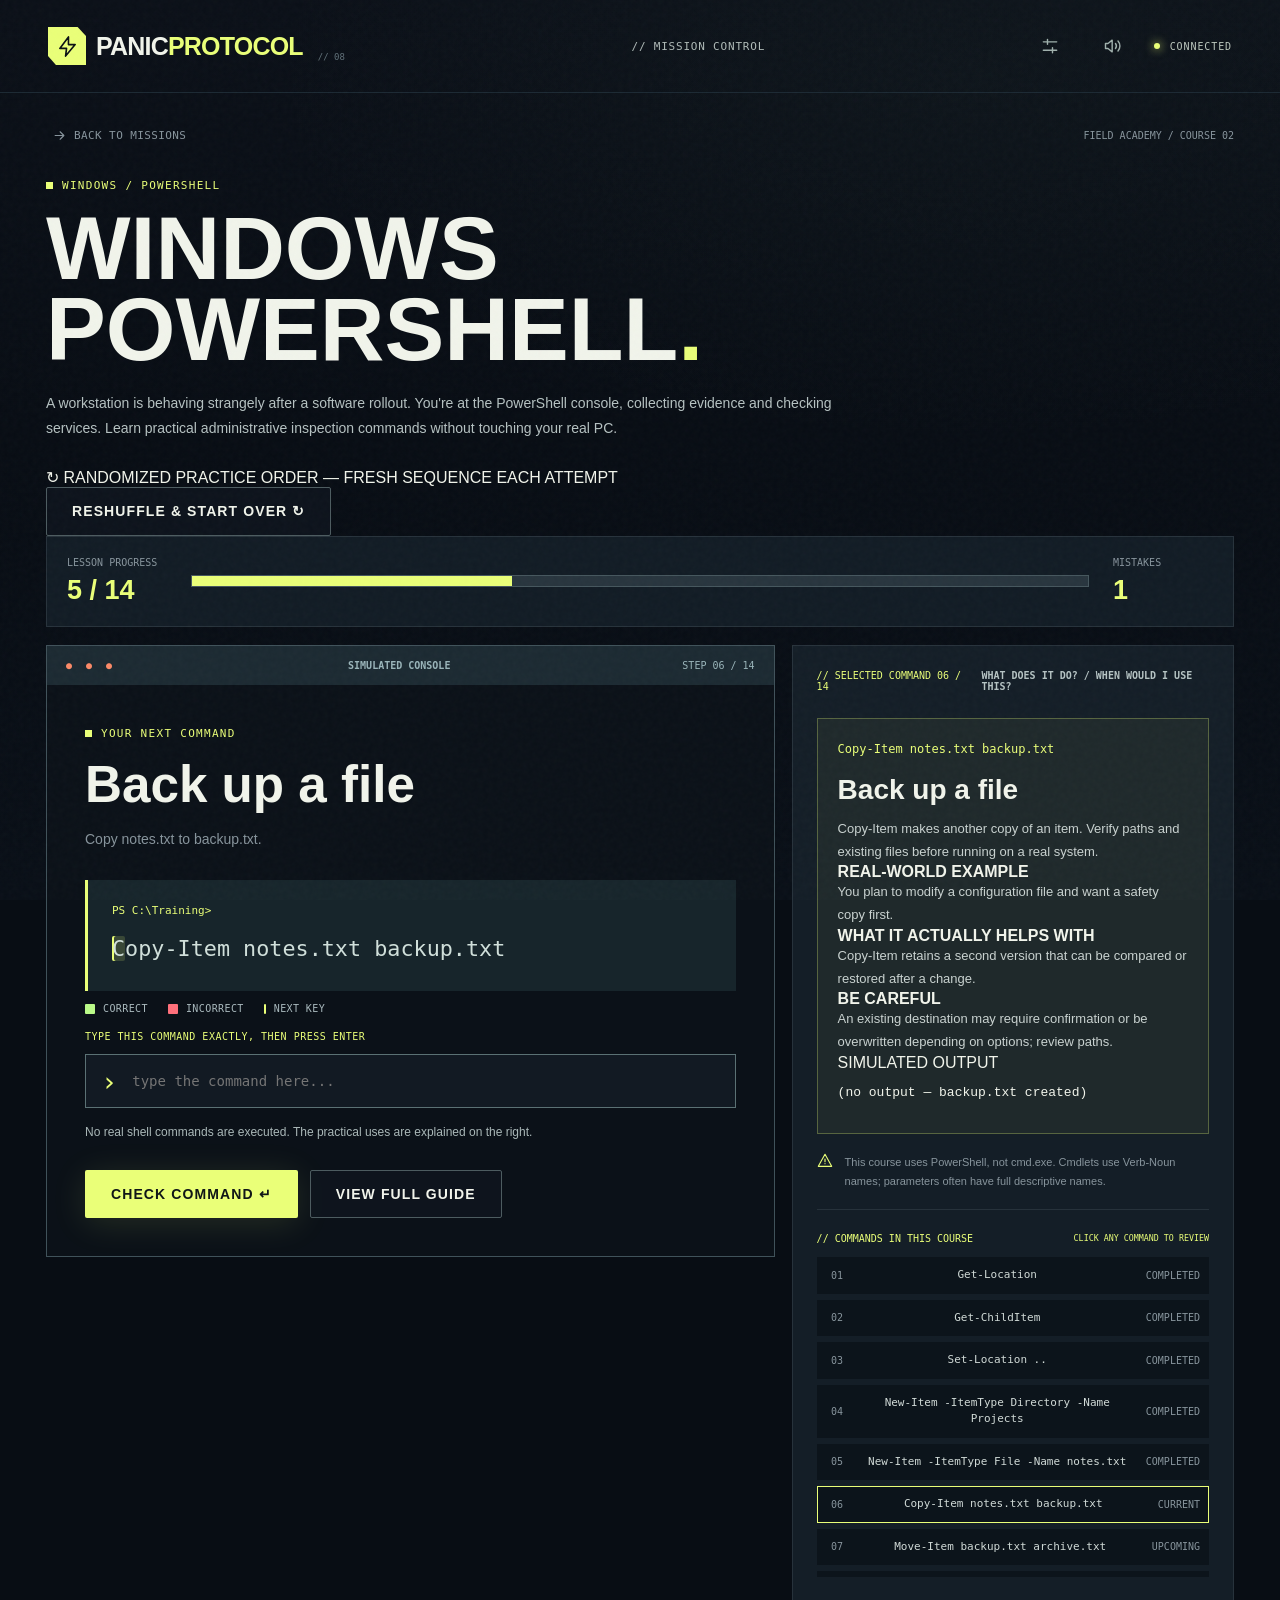
<file: app/training.html>
<!doctype html><html><head><meta name="viewport" content="width=device-width, initial-scale=1"/><style>:root {
  color-scheme:dark;
  --background:#080d14;
  --bg-alt:#0d131c;
  --panel:#111823;
  --panel-2:#141d28;
  --line:#27323b;
  --line-soft:#1c2933;
  --text:#f1f4eb;
  --muted:#87949c;
  --faint:#62727a;
  --accent:#eaff78;
  --accent-rgb:234,255,120;
  --danger:#fb7058;
  --success:#b9f890;
  --display:'Barlow Condensed','Roboto Condensed','Arial Narrow',sans-serif;
  --mono:'DM Mono','DejaVu Sans Mono',monospace;
  --body:'Inter','Roboto',sans-serif
}
body[data-theme="hollow"] {
  --accent:#d4b2ff;
  --accent-rgb:212,178,255;
  --danger:#fb7893
}
body[data-theme="outbreak"] {
  --accent:#83f6c0;
  --accent-rgb:131,246,192;
  --danger:#f5bb66
}
* {
  box-sizing:border-box
}
html {
  scroll-behavior:smooth
}
body {
  margin:0;
  min-width:320px;
  background:var(--background);
  color:var(--text);
  font-family:var(--body);
  -webkit-font-smoothing:antialiased
}
body:before {
  position:fixed;
  inset:0;
  content:"";
  pointer-events:none;
  z-index:-1;
  background:radial-gradient(ellipse 56% 42% at 76% 8%,rgba(100,148,117,.045),transparent),linear-gradient(180deg,#0b1018 0,#080d14 48%,#090f17 100%)
}
button,input {
  font:inherit
}
button {
  cursor:pointer
}
button:disabled {
  cursor:not-allowed;
  opacity:.42
}
a {
  color:inherit;
  text-decoration:none
}
h1,h2,h3,p {
  margin:0
}
button:focus-visible,a:focus-visible,input:focus-visible {
  outline:2px solid var(--accent);
  outline-offset:3px
}
::selection {
  background:var(--accent);
  color:#101315
}
.grain {
  position:fixed;
  z-index:100;
  inset:0;
  pointer-events:none;
  opacity:.09;
  background-image:url("data:image/svg+xml,%3Csvg viewBox='0 0 200 200' xmlns='http://www.w3.org/2000/svg'%3E%3Cfilter id='n'%3E%3CfeTurbulence type='fractalNoise' baseFrequency='.9' numOctaves='3' stitchTiles='stitch'/%3E%3C/filter%3E%3Crect width='100%25' height='100%25' filter='url(%23n)' opacity='.3'/%3E%3C/svg%3E")
}
.shell {
  max-width:1392px;
  margin:0 auto;
  padding-left:48px;
  padding-right:48px
}
.game-shell {
  max-width:1580px;
  margin:0 auto;
  padding:34px 46px 60px
}
.topbar {
  height:93px;
  display:flex;
  align-items:center;
  justify-content:space-between;
  border-bottom:1px solid var(--line-soft);
  position:relative;
  z-index:4
}
.brand {
  display:inline-flex;
  align-items:center;
  gap:10px;
  white-space:nowrap
}
.brand-symbol {
  width:38px;
  height:38px;
  display:flex;
  align-items:center;
  justify-content:center;
  background:var(--accent);
  color:#0b1014;
  clip-path:polygon(0 0,78% 0,100% 24%,100% 100%,21% 100%,0 76%)
}
.brand-name {
  font-family:var(--display);
  font-size:25px;
  font-weight:900;
  letter-spacing:-.8px;
  line-height:.9
}
.brand-name span {
  color:var(--accent)
}
.brand-ver {
  font-family:var(--mono);
  color:var(--faint);
  font-size:9px;
  margin-left:5px;
  align-self:flex-end;
  margin-bottom:3px
}
.desktop-nav {
  display:flex;
  gap:38px;
  margin-left:20px
}
.desktop-nav a,.top-nav-text {
  font:500 11px var(--mono);
  letter-spacing:.8px;
  color:#b0bbb8;
  transition:color .2s
}
.desktop-nav a:hover {
  color:var(--accent)
}
.topbar-right {
  display:flex;
  gap:23px;
  align-items:center
}
.sound-toggle {
  background:none;
  border:0;
  color:#a0b1ad;
  display:flex;
  padding:8px
}
.sound-toggle:hover {
  color:var(--accent)
}
.server-indicator {
  display:flex;
  gap:10px;
  align-items:center;
  font:500 10px var(--mono);
  color:#bcc8be;
  letter-spacing:.9px
}
.server-indicator i,.visual-live i,.op-connected i {
  width:6px;
  height:6px;
  background:var(--accent);
  border-radius:50%;
  box-shadow:0 0 10px var(--accent)
}
.btn {
  border:1px solid transparent;
  border-radius:2px;
  display:inline-flex;
  gap:13px;
  align-items:center;
  justify-content:center;
  min-height:49px;
  padding:0 25px;
  font:800 14px var(--display);
  letter-spacing:1.1px;
  text-transform:uppercase;
  transition:transform .18s,background .2s,border-color .2s,box-shadow .2s
}
.btn:hover:not(:disabled) {
  transform:translateY(-2px)
}
.btn-primary {
  background:var(--accent);
  color:#101617;
  box-shadow:0 5px 35px rgba(var(--accent-rgb),.12)
}
.btn-primary:hover:not(:disabled) {
  background:#f4ffad;
  box-shadow:0 8px 38px rgba(var(--accent-rgb),.2)
}
body[data-theme="hollow"] .btn-primary:hover {
  background:#e4caff
}
body[data-theme="outbreak"] .btn-primary:hover {
  background:#afffda
}
.btn-outline {
  background:rgba(15,22,32,.74);
  color:var(--text);
  border-color:#4d5c60
}
.btn-outline:hover:not(:disabled) {
  border-color:var(--accent);
  background:rgba(var(--accent-rgb),.04)
}
.btn-large {
  min-height:60px;
  padding:0 26px;
  font-size:16px
}
.btn-wide {
  width:100%
}
.button-arrow {
  display:flex;
  margin-left:20px
}
.eyebrow {
  display:inline-flex;
  gap:9px;
  align-items:center;
  font:500 11px var(--mono);
  letter-spacing:1.3px;
  color:var(--accent);
  text-transform:uppercase
}
.tiny-square {
  width:7px;
  height:7px;
  background:var(--accent);
  display:inline-block
}
.text-button {
  display:inline-flex;
  align-items:center;
  gap:7px;
  color:var(--muted);
  border:0;
  background:none;
  font:500 11px var(--mono);
  letter-spacing:.4px
}
.text-button:hover {
  color:var(--accent)
}
/* Cinematic landing */ .hero {
  min-height:648px;
  display:grid;
  grid-template-columns:1.08fr .92fr;
  gap:45px;
  align-items:center;
  padding-top:57px;
  padding-bottom:80px;
  overflow:hidden
}
.hero-copy {
  position:relative;
  z-index:2;
  padding-bottom:4px
}
.hero-kicker {
  display:flex;
  align-items:center;
  gap:12px;
  color:#c5d0c3;
  font:500 11px var(--mono);
  letter-spacing:1.35px;
  margin-bottom:27px
}
.live-pulse {
  height:7px;
  width:7px;
  border:1px solid var(--accent);
  background:var(--accent);
  border-radius:50%;
  display:inline-block;
  box-shadow:0 0 0 5px rgba(var(--accent-rgb),.09),0 0 12px rgba(var(--accent-rgb),.45);
  animation:pulse 2.8s infinite
}
.dot-separator {
  color:var(--faint)
}
.hero h1 {
  font:900 clamp(70px,7.4vw,130px)/.85 var(--display);
  letter-spacing:-3.8px;
  text-transform:uppercase;
  white-space:nowrap;
  margin-bottom:29px
}
.hero h1 em {
  color:var(--accent);
  font-style:normal
}
.hero-lede {
  font-size:16px;
  line-height:1.85;
  color:#a8b5b6;
  max-width:555px;
  font-weight:400
}
.hero-lede strong {
  color:#f1f5eb;
  font-weight:700
}
.hero-actions {
  display:flex;
  gap:12px;
  flex-wrap:wrap;
  margin-top:34px
}
.hero-footnotes {
  display:flex;
  gap:21px;
  align-items:center;
  flex-wrap:wrap;
  margin-top:42px
}
.hero-footnotes span {
  display:inline-flex;
  gap:8px;
  align-items:center;
  font:500 9px var(--mono);
  letter-spacing:.2px;
  color:#8e9c9d
}
.hero-footnotes svg {
  color:var(--accent)
}
.hero-visual {
  height:482px;
  background:radial-gradient(ellipse at center,#172626 0,#0e181e 57%,#0b121b 100%);
  border:1px solid #344144;
  position:relative;
  box-shadow:0 34px 80px rgba(0,0,0,.28),inset 0 0 55px rgba(6,18,12,.54);
  min-width:0;
  overflow:hidden
}
.hero-visual:before {
  content:"";
  position:absolute;
  inset:0;
  pointer-events:none;
  background:linear-gradient(transparent 49%,rgba(0,0,0,.13) 50%);
  background-size:100% 5px;
  z-index:2;
  opacity:.7
}
.visual-top,.visual-bottom {
  position:absolute;
  z-index:3;
  left:23px;
  right:23px;
  display:flex;
  justify-content:space-between;
  align-items:center;
  gap:12px
}
.visual-top {
  top:22px
}
.visual-bottom {
  bottom:18px;
  border-top:1px solid #304145;
  padding-top:13px
}
.mini-label,.visual-bottom {
  font:500 9px var(--mono);
  letter-spacing:.5px;
  color:#8da098
}
.visual-live {
  display:inline-flex;
  align-items:center;
  gap:9px;
  color:var(--accent);
  font:500 9px var(--mono);
  letter-spacing:.5px
}
.visual-live i {
  width:5px;
  height:5px
}
.visual-bottom span:nth-child(2) {
  color:var(--accent)
}
.signal-icon {
  color:var(--accent)
}
.visual-corner {
  position:absolute;
  bottom:3px;
  width:18px;
  height:18px;
  border-bottom:2px solid var(--accent);
  z-index:4
}
.vcl {
  left:4px;
  border-left:2px solid var(--accent)
}
.vcr {
  right:4px;
  border-right:2px solid var(--accent)
}
.sim-canvas {
  position:absolute;
  inset:27px 18px 38px;
  overflow:hidden
}
.sim-grid {
  position:absolute;
  inset:0;
  opacity:.43;
  background-image:linear-gradient(to right,rgba(119,179,123,.14) 1px,transparent 1px),linear-gradient(to bottom,rgba(119,179,123,.14) 1px,transparent 1px);
  background-size:34px 34px;
  mask-image:radial-gradient(ellipse at center,#000 20%,transparent 74%)
}
.orbit-ring {
  position:absolute;
  left:50%;
  top:49%;
  transform:translate(-50%,-50%);
  border:1px solid rgba(var(--accent-rgb),.27);
  border-radius:50%;
  aspect-ratio:1
}
.orbit-ring-a {
  width:57%;
  border-style:dashed;
  animation:spin 55s linear infinite
}
.orbit-ring-b {
  width:78%;
  border-color:rgba(var(--accent-rgb),.15)
}
.orbit-ring-c {
  width:104%;
  border-color:rgba(var(--accent-rgb),.1)
}
.orbit-ring-c:before,.orbit-ring-b:before {
  content:"";
  width:5px;
  height:5px;
  background:var(--accent);
  border-radius:50%;
  position:absolute;
  top:14%;
  left:14%;
  box-shadow:0 0 15px var(--accent)
}
.sim-ship {
  position:absolute;
  left:50%;
  top:49%;
  transform:translate(-50%,-50%);
  width:152px;
  height:152px;
  display:flex;
  align-items:center;
  justify-content:center;
  filter:drop-shadow(0 0 24px rgba(var(--accent-rgb),.13));
  z-index:1
}
.ship-core {
  position:absolute;
  width:50px;
  height:50px;
  transform:rotate(45deg);
  border:5px solid #b0bfa3;
  box-shadow:0 0 0 10px #273c37,0 0 0 12px rgba(var(--accent-rgb),.45),0 0 35px rgba(var(--accent-rgb),.35);
  background:#4c6855
}
.ship-ray {
  position:absolute;
  background:#476056;
  border:2px solid #a2b5a0;
  width:24px;
  height:124px;
  clip-path:polygon(10% 0,90% 0,100% 100%,0 100%)
}
.ship-ray.a {
  transform:rotate(0)
}
.ship-ray.b {
  transform:rotate(60deg)
}
.ship-ray.c {
  transform:rotate(120deg)
}
.sim-ship span {
  position:relative;
  z-index:1;
  font:700 12px var(--mono);
  background:#1c302a;
  padding:8px;
  color:var(--accent)
}
.sim-blip {
  position:absolute;
  width:10px;
  height:10px;
  border:2px solid var(--danger);
  box-shadow:0 0 13px var(--danger);
  transform:rotate(45deg);
  z-index:1;
  animation:blip 2s infinite
}
.blip-a {
  left:72%;
  top:20%
}
.blip-b {
  left:18%;
  top:65%;
  animation-delay:.9s
}
.blip-c {
  left:82%;
  top:68%;
  animation-delay:.35s
}
.radar-sweep {
  position:absolute;
  left:50%;
  top:49%;
  width:47%;
  height:100%;
  transform-origin:0 0;
  background:conic-gradient(from 10deg at 0 0,rgba(var(--accent-rgb),.13),transparent 38deg);
  animation:radar 7s linear infinite;
  pointer-events:none
}
.sim-coord {
  position:absolute;
  font:9px var(--mono);
  color:rgba(var(--accent-rgb),.65)
}
.sim-coord.top {
  top:60px;
  left:10px
}
.sim-coord.bottom {
  bottom:55px;
  right:8px
}
.floating-target {
  z-index:4;
  position:absolute;
  display:flex;
  align-items:center;
  gap:11px;
  background:#111d24;
  border:1px solid #455557;
  padding:12px 14px;
  box-shadow:0 10px 25px #0009;
  min-width:237px
}
.floating-target div:not(.panel-progress) {
  display:flex;
  flex-direction:column;
  gap:5px
}
.floating-target div span {
  font:9px var(--mono);
  color:#9aaca9
}
.floating-target strong {
  font:700 16px var(--display);
  letter-spacing:.6px
}
.panel-a {
  top:104px;
  left:11px
}
.panel-b {
  right:10px;
  bottom:85px;
  border-color:#65504a
}
.float-icon {
  color:var(--accent)
}
.panel-progress {
  width:34px;
  height:3px;
  background:#35433f;
  align-self:flex-end;
  margin-left:auto
}
.panel-progress b {
  display:block;
  height:100%;
  width:68%;
  background:var(--accent)
}
.threat-alert {
  width:29px;
  height:29px;
  display:grid;
  place-items:center;
  border:1px solid var(--danger);
  color:var(--danger);
  font:700 17px var(--mono)
}
.panel-b strong {
  color:#f0b0a0
}
.tiny-bars {
  color:var(--danger);
  font-size:16px
}
.ticker {
  height:51px;
  overflow:hidden;
  border-top:1px solid #2e3a3e;
  border-bottom:1px solid #2e3a3e;
  background:#131d22
}
.ticker-track {
  display:flex;
  align-items:center;
  justify-content:space-around;
  gap:48px;
  white-space:nowrap;
  width:max-content;
  min-width:100%;
  height:100%;
  animation:marquee 36s linear infinite
}
.ticker span {
  font:700 15px var(--display);
  letter-spacing:1.7px;
  color:#d0dfcf
}
.ticker b {
  color:var(--accent);
  font-size:18px
}
/* Missions */ .operations {
  padding-top:103px;
  padding-bottom:104px
}
.section-head {
  display:flex;
  align-items:flex-end;
  justify-content:space-between;
  gap:30px;
  margin-bottom:36px
}
.section-head h2,.how h2 {
  font:900 clamp(42px,4.3vw,66px)/.93 var(--display);
  letter-spacing:-.6px;
  margin-top:20px
}
.section-head h2 span,.how h2 span {
  color:#71817f
}
.section-aside {
  max-width:260px;
  border-top:1px solid var(--line);
  padding-top:14px
}
.section-aside>span {
  color:var(--accent);
  font:500 10px var(--mono)
}
.section-aside p {
  font-size:12px;
  line-height:1.7;
  color:var(--muted);
  margin-top:10px
}
.mission-grid {
  display:grid;
  grid-template-columns:repeat(3,minmax(0,1fr));
  gap:17px
}
.mission-card {
  text-align:left;
  position:relative;
  padding:0;
  color:var(--text);
  border:1px solid #2e3b44;
  background:#111924;
  min-height:428px;
  overflow:hidden;
  display:flex;
  flex-direction:column;
  transition:transform .25s,border-color .25s,box-shadow .25s
}
.mission-card:hover {
  transform:translateY(-6px);
  border-color:#6d7e71;
  box-shadow:0 20px 42px rgba(0,0,0,.25)
}
.mission-card.active {
  border-color:var(--accent);
  box-shadow:inset 0 0 0 1px rgba(var(--accent-rgb),.22)
}
.mission-card-top {
  position:absolute;
  top:0;
  left:0;
  right:0;
  padding:19px 21px;
  display:flex;
  align-items:center;
  justify-content:space-between;
  z-index:3;
  font:500 10px var(--mono);
  letter-spacing:.5px;
  color:#c2cfca
}
.card-selector {
  width:27px;
  height:27px;
  display:grid;
  place-items:center;
  border:1px solid #687a75;
  font:700 20px var(--mono)
}
.active .card-selector {
  background:var(--accent);
  color:#101416;
  border-color:var(--accent)
}
.art-art {
  height:208px;
  position:relative;
  overflow:hidden;
  flex:none
}
.station-art {
  background:radial-gradient(ellipse at 53% 67%,#314d51 0,#1a323c 38%,#12252e 68%,#121e28 100%)
}
.art-orbit {
  position:absolute;
  left:50%;
  top:55%;
  border:1px solid #5b8889;
  border-radius:50%;
  transform:translate(-50%,-50%);
  width:180px;
  height:180px;
  box-shadow:0 0 15px #2d575653
}
.orbit-two {
  width:270px;
  height:270px;
  opacity:.45;
  border-style:dashed
}
.art-station {
  position:absolute;
  left:50%;
  top:56%;
  transform:translate(-50%,-50%);
  font:800 116px var(--display);
  color:#a0c7bc;
  text-shadow:0 0 25px #70b49b7a
}
.art-glow {
  position:absolute;
  inset:0;
  background:linear-gradient(to bottom,transparent 58%,#111924 100%)
}
.hollow-art {
  background:radial-gradient(ellipse at 52% 35%,#4a355d 0,#252037 46%,#1b1b2c 78%)
}
.hollow-door {
  position:absolute;
  left:50%;
  bottom:-13px;
  transform:translateX(-50%);
  width:113px;
  height:169px;
  background:linear-gradient(110deg,#191622 0,#41394b 53%,#15131d 56%);
  border:10px solid #746577;
  box-shadow:0 0 0 8px #292333,0 0 37px #b09cc55a
}
.door-knob {
  position:absolute;
  right:12px;
  top:89px;
  border-radius:50%;
  background:#e6b78e;
  height:6px;
  width:6px;
  box-shadow:0 0 8px #e6b78e
}
.hollow-moon {
  position:absolute;
  left:18%;
  top:24%;
  border-radius:50%;
  background:#c5b0d6;
  width:35px;
  height:35px;
  box-shadow:0 0 37px #d5b4ff82
}
.hollow-fog {
  position:absolute;
  bottom:0;
  width:100%;
  height:55%;
  background:linear-gradient(0deg,#5c537248,transparent)
}
.outbreak-art {
  background:radial-gradient(ellipse at 50% 55%,#1c554c,#11312f 58%,#102324)
}
.bio-outer {
  position:absolute;
  width:200px;
  height:200px;
  border:1px solid #51917a;
  border-radius:50%;
  left:50%;
  top:53%;
  transform:translate(-50%,-50%);
  box-shadow:0 0 0 13px #30554a46,0 0 0 27px #30554a25
}
.bio-inner {
  position:absolute;
  left:50%;
  top:55%;
  transform:translate(-50%,-50%);
  font:800 141px var(--display);
  line-height:1;
  color:#a0dfb1;
  text-shadow:0 0 29px #5efca56c
}
.bio-dot {
  position:absolute;
  width:8px;
  height:8px;
  background:#9afaa9;
  border-radius:50%;
  box-shadow:0 0 15px #bafca5
}
.d1 {
  top:29%;
  left:21%
}
.d2 {
  top:18%;
  right:20%
}
.d3 {
  bottom:21%;
  right:30%
}
.mission-card-body {
  padding:19px 22px 21px;
  display:flex;
  flex-direction:column;
  gap:10px;
  flex:1
}
.mission-genre {
  font:500 10px var(--mono);
  letter-spacing:1.15px;
  color:var(--accent)
}
.mission-card:nth-child(2) .mission-genre {
  color:#d3a9ec
}
.mission-card:nth-child(3) .mission-genre {
  color:#8de4c2
}
.mission-card-body strong {
  font:900 34px var(--display);
  letter-spacing:-.15px
}
.mission-desc {
  font-size:12px;
  line-height:1.7;
  color:#a0adb2;
  max-width:280px
}
.mission-card-foot {
  height:52px;
  padding:0 22px;
  display:flex;
  align-items:center;
  justify-content:space-between;
  border-top:1px solid #30404a;
  font:700 11px var(--mono);
  letter-spacing:.4px;
  color:#a6b8ad;
  transition:color .25s
}
.mission-card.active .mission-card-foot {
  color:var(--accent)
}
.how {
  border-top:1px solid var(--line-soft);
  padding-top:84px;
  padding-bottom:95px;
  display:grid;
  grid-template-columns:1fr 1.65fr;
  gap:70px
}
.how-intro p {
  margin-top:23px;
  max-width:300px;
  font-size:14px;
  color:var(--muted);
  line-height:1.8
}
.how-steps {
  display:grid;
  grid-template-columns:repeat(3,minmax(0,1fr));
  gap:18px
}
.how-step {
  border-left:1px solid #34414a;
  padding:0 0 8px 19px
}
.step-id {
  font:500 10px var(--mono);
  color:var(--accent);
  letter-spacing:.7px
}
.step-icon {
  margin-top:33px;
  margin-bottom:22px;
  color:var(--accent)
}
.how-step h3 {
  font:800 21px var(--display);
  margin-bottom:13px
}
.how-step p {
  font-size:12px;
  color:#96a7ad;
  line-height:1.85
}
.closing-cta {
  background:#131f26;
  border:1px solid #2b403c;
  padding-top:35px;
  padding-bottom:35px;
  display:flex;
  align-items:center;
  justify-content:space-between;
  gap:20px;
  margin-bottom:60px
}
.closing-cta span {
  font:500 10px var(--mono);
  color:var(--accent);
  letter-spacing:1px
}
.closing-cta h2 {
  font:800 clamp(24px,2.9vw,39px) var(--display);
  margin-top:9px
}
.footer {
  padding-top:23px;
  padding-bottom:27px;
  display:flex;
  justify-content:space-between;
  gap:20px;
  border-top:1px solid var(--line-soft);
  font:500 10px var(--mono);
  letter-spacing:.6px;
  color:#6e8088
}
/* Session modal */ .modal-backdrop {
  position:fixed;
  inset:0;
  z-index:30;
  background:rgba(3,7,10,.84);
  backdrop-filter:blur(9px);
  display:grid;
  place-items:center;
  padding:20px
}
.modal-panel {
  width:min(100%,490px);
  background:#141d27;
  border:1px solid #4d605f;
  box-shadow:0 25px 100px #000a,0 0 90px rgba(var(--accent-rgb),.06);
  padding:44px;
  position:relative;
  animation:rise .24s ease both
}
.modal-panel:before {
  content:"";
  height:3px;
  position:absolute;
  left:0;
  top:0;
  width:100%;
  background:var(--accent)
}
.close-modal {
  position:absolute;
  right:19px;
  top:17px;
  color:#a9b6b9;
  background:none;
  border:0;
  padding:5px
}
.modal-panel h2 {
  font:900 43px/.95 var(--display);
  margin:22px 0 13px
}
.modal-panel p {
  color:#9eaeb4;
  font-size:13px;
  line-height:1.8;
  margin-bottom:25px
}
.session-form {
  display:flex;
  flex-direction:column;
  gap:11px
}
.session-form>label {
  display:flex;
  justify-content:space-between;
  font:500 10px var(--mono);
  color:#c0cfc6;
  letter-spacing:.7px
}
.session-form>label span {
  font-size:9px;
  color:#687f86
}
.session-form input {
  height:53px;
  background:#0b121b;
  border:1px solid #3b4e55;
  border-radius:0;
  padding:0 16px;
  color:var(--text);
  font:500 16px var(--mono);
  outline:0;
  transition:border-color .2s
}
.session-form input:focus {
  border-color:var(--accent)
}
.session-form input::placeholder {
  color:#54676b
}
.session-form .code-field {
  font-size:23px;
  letter-spacing:8px;
  text-transform:uppercase
}
.session-form button[type="submit"] {
  margin-top:9px
}
.modal-mission {
  margin:15px 0 8px;
  border:1px solid #34434a;
  padding:16px;
  display:grid;
  grid-template-columns:1fr auto;
  gap:8px;
  align-items:center
}
.modal-mission>span {
  grid-column:1/-1;
  font:500 10px var(--mono);
  color:var(--faint)
}
.modal-mission strong {
  font:800 21px var(--display)
}
.modal-mission a {
  font:500 10px var(--mono);
  color:var(--accent);
  text-decoration:underline
}
.modal-alt {
  margin-top:23px;
  display:flex;
  justify-content:center;
  gap:8px;
  align-items:center;
  color:#91a3a5;
  font:500 10px var(--mono)
}
.modal-alt button {
  color:var(--accent);
  font:inherit;
  background:none;
  border:0;
  text-decoration:underline
}
/* Lobby */ .lobby-top {
  display:flex;
  align-items:center;
  justify-content:space-between
}
.lobby-heading {
  margin:28px 0 35px;
  display:flex;
  align-items:flex-end;
  justify-content:space-between;
  gap:20px
}
.lobby-heading h1 {
  font:900 clamp(54px,5vw,80px)/.97 var(--display)
}
.lobby-heading h1 em {
  font-style:normal;
  color:var(--accent)
}
.lobby-heading p {
  color:var(--muted);
  margin-top:14px;
  font-size:13px
}
.lobby-status {
  font:500 11px var(--mono);
  letter-spacing:.3px;
  color:var(--accent);
  display:flex;
  gap:10px;
  align-items:center
}
.lobby-ping {
  width:7px;
  height:7px;
  background:var(--accent);
  box-shadow:0 0 0 6px rgba(var(--accent-rgb),.12);
  border-radius:50%;
  animation:pulse 2s infinite
}
.lobby-grid {
  display:grid;
  grid-template-columns:1fr 1fr;
  gap:20px
}
.lobby-panel {
  border:1px solid var(--line);
  background:#111923;
  padding:28px;
  min-height:477px
}
.panel-label,.sidebar-heading {
  font:500 11px var(--mono);
  color:var(--accent);
  letter-spacing:1px
}
.lobby-room h2 {
  font:800 30px var(--display);
  margin-top:30px
}
.room-code {
  display:flex;
  gap:9px;
  margin:21px 0 22px
}
.room-code span {
  background:#1c2b31;
  border:1px solid #47605b;
  color:#eef4e5;
  display:grid;
  place-items:center;
  flex:1;
  min-width:0;
  height:72px;
  font:700 36px var(--mono)
}
.lobby-panel .fine-print {
  font-size:12px;
  color:#879aa1;
  margin-top:14px;
  line-height:1.6
}
.lobby-members {
  border-top:1px solid #304149;
  margin-top:28px;
  padding-top:20px
}
.lobby-members>.panel-label {
  margin-bottom:13px;
  color:#a0aeac
}
.member-row {
  display:flex;
  gap:13px;
  align-items:center;
  background:#19232d;
  border:1px solid #2a3b44;
  padding:11px;
  margin-top:9px
}
.member-avatar {
  height:41px;
  width:41px;
  display:grid;
  place-items:center;
  background:#2b403e;
  color:var(--accent);
  font:800 17px var(--display)
}
.member-row>div {
  display:flex;
  flex-direction:column;
  gap:5px;
  min-width:0
}
.member-row strong {
  font:800 17px var(--display);
  letter-spacing:.5px
}
.member-row small {
  font:9px var(--mono);
  color:#768b92
}
.connected-tag {
  margin-left:auto;
  font:9px var(--mono);
  color:var(--accent)
}
.member-row.pending {
  border-style:dashed;
  background:#151d26
}
.pending .member-avatar {
  background:#202a34;
  color:#70868a
}
.loading-dot {
  margin-left:auto;
  height:8px;
  width:8px;
  border-radius:50%;
  background:var(--accent);
  animation:pulse 1.5s infinite
}
.mission-choice .lobby-mission-art {
  position:relative;
  height:165px;
  margin:22px 0 18px;
  overflow:hidden;
  background:#16232e
}
.lobby-mission-art>.art-art {
  height:100%
}
.lobby-mission-art>.art-art .art-art {
  height:100%
}
.lobby-mission-art>span {
  position:absolute;
  bottom:10px;
  left:13px;
  z-index:2;
  font:10px var(--mono);
  color:#e7f3e4
}
.lobby-art-shade {
  position:absolute;
  inset:0;
  background:linear-gradient(transparent 45%,#0a121da3)
}
.lobby-mission-name {
  display:flex;
  align-items:center;
  justify-content:space-between;
  gap:10px
}
.lobby-mission-name h2 {
  font:800 32px var(--display)
}
.lobby-mission-name span {
  font:9px var(--mono);
  color:var(--accent)
}
.mission-choice>p {
  color:#a1b0b4;
  font-size:12px;
  line-height:1.7;
  margin:11px 0 18px;
  max-width:490px
}
.lobby-mission-options {
  display:grid;
  grid-template-columns:1fr;
  gap:7px
}
.mini-mission {
  min-height:35px;
  padding:0 12px;
  display:flex;
  align-items:center;
  gap:11px;
  border:1px solid #2e3b46;
  background:#151f29;
  text-align:left;
  color:#95aaa9;
  font:500 10px var(--mono)
}
.mini-mission span {
  flex:1
}
.mini-mission.selected {
  color:var(--accent);
  border-color:rgba(var(--accent-rgb),.45);
  background:rgba(var(--accent-rgb),.06)
}
.mini-mission:hover:not(:disabled) {
  border-color:var(--accent)
}
.lobby-launch {
  background:#19252b;
  border:1px solid #334348;
  padding:22px 25px;
  margin-top:18px;
  display:flex;
  justify-content:space-between;
  align-items:center;
  gap:23px
}
.launch-kicker {
  font:500 11px var(--mono);
  letter-spacing:.6px;
  color:var(--accent)
}
.lobby-launch p {
  font-size:12px;
  line-height:1.6;
  color:#9fb0b5;
  margin-top:7px;
  max-width:630px
}
/* Game */ .gameplay {
  padding-top:27px
}
.game-topline {
  display:flex;
  align-items:center;
  justify-content:space-between;
  gap:20px;
  margin:7px 0 25px
}
.game-topline h1 {
  font:900 46px var(--display);
  letter-spacing:.4px;
  margin-top:8px
}
.game-topline h1 span {
  color:#6f8885;
  font:500 13px var(--mono);
  margin-left:10px
}
.live-status {
  display:flex;
  gap:11px;
  align-items:center;
  font:500 10px var(--mono);
  color:#becbc2
}
.game-hud {
  display:grid;
  grid-template-columns:.9fr 1.1fr 1.65fr 1fr;
  border:1px solid #3b4b52;
  background:#151e27;
  min-height:88px
}
.hud-item {
  padding:17px 24px;
  border-right:1px solid #34434a;
  display:flex;
  flex-direction:column;
  gap:7px;
  justify-content:center
}
.hud-item:last-child {
  border:0
}
.hud-item>span {
  font:500 10px var(--mono);
  letter-spacing:.4px;
  color:#90a5a3
}
.hud-item strong {
  font:800 28px var(--display);
  line-height:1
}
.hud-item strong small {
  font:500 13px var(--mono);
  color:#768b8f
}
.hud-timer strong {
  color:var(--accent);
  font:700 34px var(--mono);
  letter-spacing:2px
}
.hud-stability>span {
  display:flex;
  justify-content:space-between;
  gap:9px
}
.hud-stability b {
  color:var(--accent);
  font-weight:500
}
.meter {
  height:9px;
  border:1px solid #3a4c50;
  background:#111a22;
  overflow:hidden
}
.meter i {
  display:block;
  height:100%;
  background:var(--accent);
  transition:width .25s
}
.game-columns {
  display:grid;
  grid-template-columns:minmax(214px, .82fr) minmax(0,2.14fr) minmax(220px,.9fr);
  gap:14px;
  margin-top:15px;
  align-items:stretch
}
.mission-sidebar,.team-sidebar,.typing-zone {
  min-height:548px;
  border:1px solid #304049;
  background:#111923
}
.mission-sidebar,.team-sidebar {
  padding:23px 19px
}
.mission-goal {
  margin-top:27px;
  display:flex;
  flex-direction:column;
  gap:10px
}
.mission-goal small,.progress-header,.threat-timer,.operator-card .op-role,.operator-head,.op-stats>.metric span {
  font:500 10px var(--mono);
  color:#8ca0a2;
  letter-spacing:.25px
}
.mission-goal strong {
  font:800 27px var(--display);
  line-height:1.03;
  text-transform:uppercase
}
.mission-goal>span {
  font:500 9px var(--mono);
  color:var(--accent);
  margin-top:1px
}
.progress-header {
  display:flex;
  justify-content:space-between;
  align-items:center;
  margin-top:35px
}
.progress-header b {
  color:var(--accent);
  font-weight:500
}
.progress-blocks {
  display:flex;
  gap:5px;
  margin-top:12px
}
.progress-blocks span {
  height:14px;
  background:#26363c;
  flex:1;
  border:1px solid #364950
}
.progress-blocks span.filled {
  background:var(--accent);
  border-color:var(--accent);
  box-shadow:0 0 15px rgba(var(--accent-rgb),.13)
}
.threat-monitor {
  margin-top:45px;
  padding-top:23px;
  border-top:1px solid #2d3c45
}
.threat-visual {
  height:126px;
  display:grid;
  place-items:center;
  position:relative;
  overflow:hidden
}
.threat-rings {
  height:84px;
  width:84px;
  border:1px solid #684b4e;
  border-radius:50%;
  position:relative;
  display:grid;
  place-items:center;
  color:var(--danger);
  font:900 39px var(--display)
}
.threat-rings i {
  position:absolute;
  inset:-13px;
  border:1px dashed #774a4d;
  border-radius:50%;
  animation:spin 27s linear infinite
}
.threat-rings i:nth-child(2) {
  inset:-27px;
  opacity:.55;
  animation-duration:44s;
  animation-direction:reverse
}
.threat-rings i:nth-child(3) {
  inset:13px;
  border:1px solid var(--danger);
  opacity:.28
}
.threat-rings span {
  animation:pulse 2s infinite
}
.threat-name {
  text-align:center;
  font:800 23px var(--display);
  color:#f4a095;
  min-height:27px
}
.threat-timer {
  margin-top:17px;
  display:flex;
  justify-content:space-between;
  align-items:center
}
.threat-timer b {
  font:700 12px var(--mono);
  color:var(--danger)
}
.threat-meter {
  margin-top:10px;
  height:6px
}
.threat-meter i {
  background:var(--danger)
}
.typing-zone {
  display:flex;
  flex-direction:column;
  background:linear-gradient(180deg,#162229 0,#111a22 47%,#121c25 100%);
  border-color:#405258;
  position:relative;
  min-width:0
}
.typing-zone:before,.typing-zone:after {
  content:"";
  position:absolute;
  width:15px;
  height:15px;
  pointer-events:none;
  z-index:1
}
.typing-zone:before {
  top:4px;
  left:4px;
  border-top:2px solid var(--accent);
  border-left:2px solid var(--accent)
}
.typing-zone:after {
  top:4px;
  right:4px;
  border-top:2px solid var(--accent);
  border-right:2px solid var(--accent)
}
.typing-top {
  height:67px;
  border-bottom:1px solid #394a50;
  display:flex;
  justify-content:space-between;
  align-items:center;
  gap:14px;
  padding:0 28px
}
.your-role {
  display:flex;
  align-items:center;
  gap:7px;
  font:500 11px var(--mono);
  color:#a5b4ae
}
.your-role svg,.your-role strong {
  color:var(--accent)
}
.your-role strong {
  letter-spacing:.5px
}
.role-switch-hint {
  display:flex;
  align-items:center;
  gap:8px;
  font:500 9px var(--mono);
  color:#7f9498;
  white-space:nowrap
}
.typing-main {
  padding:27px 29px 26px;
  flex:1;
  display:flex;
  flex-direction:column;
  align-items:stretch
}
.task-stamp {
  font:500 10px var(--mono);
  letter-spacing:.5px;
  color:#708d8c
}
.role-emblem {
  width:54px;
  height:54px;
  display:grid;
  place-items:center;
  margin:14px auto 13px;
  border:1px solid rgba(var(--accent-rgb),.48);
  background:rgba(var(--accent-rgb),.06);
  color:var(--accent);
  clip-path:polygon(0 0,79% 0,100% 22%,100% 100%,19% 100%,0 78%)
}
.typing-main h2 {
  text-align:center;
  font:900 clamp(32px,3vw,46px)/1.02 var(--display)
}
.task-subtitle {
  text-align:center;
  font-size:11px;
  color:#9caeb3;
  line-height:1.6;
  margin:9px 0 23px
}
.command-card {
  border:1px solid rgba(var(--accent-rgb),.53);
  background:#111e24;
  box-shadow:0 0 38px rgba(var(--accent-rgb),.05);
  position:relative;
  overflow:hidden
}
.command-card:before {
  content:"";
  position:absolute;
  inset:0;
  opacity:.17;
  background:repeating-linear-gradient(0deg,transparent 0 23px,rgba(var(--accent-rgb),.14) 24px),repeating-linear-gradient(90deg,transparent 0 23px,rgba(var(--accent-rgb),.13) 24px);
  pointer-events:none
}
.command-top,.command-bottom {
  position:relative;
  display:flex;
  justify-content:space-between;
  align-items:center;
  gap:9px;
  min-height:36px;
  padding:0 15px;
  font:500 9px var(--mono);
  color:#94a9a4
}
.command-top {
  border-bottom:1px solid #33494b
}
.command-top>span:first-child {
  display:flex;
  gap:7px;
  align-items:center
}
.command-live {
  height:5px;
  width:5px;
  display:inline-block;
  background:var(--accent);
  box-shadow:0 0 10px var(--accent)
}
.command-bottom {
  border-top:1px solid #33494b;
  color:#76918c
}
.target-text {
  position:relative;
  display:flex;
  justify-content:center;
  align-items:center;
  flex-wrap:wrap;
  min-height:104px;
  padding:22px 15px;
  font:500 clamp(16px,2vw,28px)/1.4 var(--mono);
  text-align:center;
  letter-spacing:.15px;
  white-space:pre-wrap;
  color:#f0f3ec;
  overflow-wrap:anywhere
}
.target-text .typed-good {
  color:var(--accent)
}
.target-text .typed-bad {
  color:#fb847e;
  background:#7b313755
}
.cursor-char {
  background:rgba(var(--accent-rgb),.28);
  outline:1px solid rgba(var(--accent-rgb),.52)
}
.input-label {
  font:500 10px var(--mono);
  color:#a2b5ad;
  letter-spacing:.2px;
  margin:26px 0 10px;
  display:flex;
  justify-content:space-between;
  gap:5px
}
.input-label>span {
  color:var(--accent)
}
.typing-input-wrap {
  position:relative;
  display:flex;
  align-items:center;
  background:#0b141a;
  border:1px solid #577066;
  transition:border-color .2s,box-shadow .2s
}
.typing-input-wrap:focus-within {
  border-color:var(--accent);
  box-shadow:0 0 0 2px rgba(var(--accent-rgb),.1)
}
.input-chevron {
  padding-left:17px;
  color:var(--accent);
  font:700 24px var(--mono)
}
.typing-input {
  background:none;
  border:0;
  outline:0;
  color:#fff;
  font:500 clamp(13px,1.45vw,19px) var(--mono);
  width:100%;
  min-width:0;
  height:62px;
  padding:0 8px;
  letter-spacing:.1px
}
.typing-input:focus {
  outline:0
}
.typing-input::placeholder {
  color:#536b6b
}
.typing-input.input-wrong {
  color:#ff9797
}
.input-enter {
  white-space:nowrap;
  margin-right:15px;
  color:#788e87;
  font:500 10px var(--mono)
}
.input-hint {
  font:10px/1.6 var(--mono);
  color:#72868c;
  margin-top:12px;
  text-align:center
}
.typing-footer {
  min-height:49px;
  border-top:1px solid #3a4a50;
  padding:11px 18px;
  display:flex;
  align-items:center;
  gap:9px;
  color:#a0b0ab;
  font:500 9px var(--mono);
  letter-spacing:.1px
}
.typing-footer-icon {
  color:var(--danger);
  display:flex
}
.typing-footer strong {
  font-weight:500;
  color:#e2aa9d
}
.kbd-graphic {
  margin-left:auto;
  color:#576e70;
  white-space:nowrap
}
.team-sidebar .sidebar-heading {
  margin-bottom:20px
}
.operator-card {
  border:1px solid #35464e;
  background:#17222c;
  padding:16px 15px;
  margin-bottom:12px
}
.operator-card.self-card {
  border-color:rgba(var(--accent-rgb),.42)
}
.operator-head {
  display:flex;
  justify-content:space-between;
  align-items:center;
  margin-bottom:14px
}
.op-number {
  background:#304043;
  color:var(--accent);
  padding:5px 8px
}
.op-connected {
  display:flex;
  gap:7px;
  align-items:center;
  color:var(--accent);
  font:500 9px var(--mono)
}
.operator-card>strong {
  font:800 22px var(--display);
  letter-spacing:.5px;
  display:block
}
.operator-card .op-role {
  display:block;
  margin-top:7px;
  color:#89a2a0
}
.op-stats {
  display:flex;
  gap:18px;
  border-top:1px solid #30424b;
  margin-top:16px;
  padding-top:12px
}
.metric {
  display:flex;
  flex-direction:column;
  gap:5px;
  flex:1
}
.metric strong {
  font:800 22px var(--display);
  color:var(--text)
}
.activity-panel {
  border-top:1px solid #34434e;
  margin-top:21px;
  padding-top:20px
}
.activity-title {
  display:flex;
  align-items:center;
  justify-content:space-between;
  font:500 10px var(--mono);
  color:#b6c6c1
}
.activity-live {
  color:var(--accent);
  font-size:9px
}
.activity-list {
  margin-top:16px;
  display:flex;
  flex-direction:column;
  gap:0;
  max-height:188px;
  overflow:hidden
}
.event-row {
  display:flex;
  align-items:flex-start;
  gap:9px;
  padding:8px 0;
  border-bottom:1px solid #26353c;
  color:#899da0
}
.event-row span {
  font:13px var(--mono);
  color:#617b7b
}
.event-row p {
  font:10px/1.5 var(--mono);
  color:#91a3a6
}
.event-row.good p,.event-row.good span {
  color:#b0d99a
}
.event-row.warning p,.event-row.warning span {
  color:#e9aa99
}
.game-lower {
  display:flex;
  justify-content:space-between;
  gap:20px;
  margin-top:13px;
  color:#64807f;
  font:500 9px var(--mono);
  letter-spacing:.3px
}
.game-lower>span:first-child {
  color:var(--accent)
}
/* Swap/results */ .switch-screen {
  height:calc(100vh - 100px);
  min-height:580px;
  display:flex;
  flex-direction:column;
  align-items:center;
  justify-content:center;
  text-align:center;
  padding:30px;
  background:radial-gradient(ellipse at 50% 45%,rgba(var(--accent-rgb),.09),transparent 47%)
}
.switch-rings {
  height:154px;
  width:154px;
  border:1px dashed var(--accent);
  border-radius:50%;
  display:grid;
  place-items:center;
  margin-bottom:28px;
  animation:spin 12s linear infinite;
  box-shadow:0 0 0 20px rgba(var(--accent-rgb),.03),0 0 0 47px rgba(var(--accent-rgb),.025)
}
.switch-rings span {
  animation:spin 12s linear infinite reverse;
  color:var(--accent);
  display:flex
}
.switch-screen h1 {
  font:900 clamp(55px,7vw,110px)/.9 var(--display);
  margin-top:22px
}
.switch-screen h1 em {
  font-style:normal;
  color:var(--accent)
}
.switch-screen>p {
  font:500 11px var(--mono);
  letter-spacing:1px;
  color:#a0b2b3;
  margin:18px 0 29px
}
.swap-card {
  display:flex;
  gap:8px;
  width:min(100%,460px)
}
.swap-card div {
  background:#17242a;
  border:1px solid #425754;
  padding:16px;
  display:flex;
  flex-direction:column;
  gap:9px;
  flex:1
}
.swap-card span,.swap-count {
  font:500 10px var(--mono);
  color:#98afaf
}
.swap-card strong {
  font:800 27px var(--display);
  color:var(--accent)
}
.swap-count {
  margin-top:25px
}
.swap-count strong {
  font-size:23px;
  color:var(--accent);
  margin-left:10px
}
.in-game-overlay {
  position:fixed;
  inset:0;
  z-index:20;
  display:grid;
  place-items:center;
  padding:20px;
  background:rgba(4,9,14,.82);
  backdrop-filter:blur(6px)
}
.overlay-panel {
  padding:46px;
  background:#18212c;
  border:1px solid #53625d;
  text-align:center;
  max-width:470px
}
.overlay-panel h2 {
  font:900 45px var(--display);
  margin-top:20px
}
.overlay-panel p {
  font-size:13px;
  line-height:1.7;
  color:var(--muted);
  margin-top:13px
}
.overlay-loader {
  width:70px;
  height:3px;
  background:var(--accent);
  animation:load 2s ease-in-out infinite;
  margin:24px auto 0;
  transform-origin:left
}
.result-page {
  min-height:calc(100vh - 100px);
  position:relative;
  overflow:hidden;
  display:grid;
  place-items:center;
  text-align:center
}
.result-glow {
  position:absolute;
  top:-150px;
  left:20%;
  right:20%;
  height:500px;
  background:radial-gradient(ellipse,rgba(var(--accent-rgb),.09),transparent 70%);
  pointer-events:none
}
.result-content {
  position:relative;
  width:min(100%,750px);
  padding:20px 0
}
.grade-orbit {
  width:152px;
  height:152px;
  border:1px dashed var(--accent);
  border-radius:50%;
  display:grid;
  place-items:center;
  margin:28px auto;
  box-shadow:0 0 0 19px rgba(var(--accent-rgb),.04)
}
.grade-inner {
  display:flex;
  flex-direction:column;
  align-items:center
}
.grade-inner span {
  font:500 9px var(--mono);
  color:#afc0b6;
  letter-spacing:.5px
}
.grade-inner strong {
  font:900 98px/.99 var(--display);
  color:var(--accent)
}
.result-content h1 {
  font:900 clamp(50px,7vw,86px)/.9 var(--display)
}
.result-content h1>span {
  color:var(--accent)
}
.result-content>p {
  font-size:14px;
  line-height:1.7;
  color:#adbdbe;
  margin:20px auto 25px;
  max-width:570px
}
.result-stats {
  display:grid;
  grid-template-columns:repeat(4,1fr);
  gap:10px;
  margin:26px 0 18px
}
.result-stats>div {
  border:1px solid #35474b;
  background:#16222b;
  padding:20px 8px;
  display:flex;
  flex-direction:column;
  gap:9px
}
.result-stats small {
  font:500 9px var(--mono);
  color:#8ba3a3
}
.result-stats strong {
  font:800 29px var(--display);
  color:var(--accent)
}
.result-players {
  display:grid;
  grid-template-columns:1fr 1fr;
  gap:10px
}
.result-players>div {
  border:1px solid #2f4047;
  padding:18px;
  background:#101820;
  text-align:left;
  display:flex;
  flex-direction:column;
  gap:6px
}
.result-players span {
  font:500 11px var(--mono);
  color:#acbdbe
}
.result-players strong {
  font:800 24px var(--display)
}
.result-players small {
  font:500 9px var(--mono);
  color:#778e91
}
.result-buttons {
  display:flex;
  justify-content:center;
  gap:11px;
  margin-top:26px;
  flex-wrap:wrap
}
/* Toast & motion */ #toast-layer {
  position:fixed;
  top:110px;
  right:25px;
  z-index:60;
  display:flex;
  flex-direction:column;
  align-items:flex-end;
  gap:10px;
  pointer-events:none
}
.toast {
  pointer-events:auto;
  display:flex;
  align-items:center;
  gap:10px;
  border:1px solid #4b675b;
  background:#182820;
  box-shadow:0 15px 35px #0008;
  color:#d9efdb;
  padding:13px 17px;
  max-width:330px;
  font:500 12px var(--body);
  animation:rise .2s ease both
}
.toast svg {
  color:var(--accent);
  flex:none
}
.toast.error {
  background:#2a1d24;
  border-color:#744853;
  color:#ffe5dd
}
.toast.error svg {
  color:#ff9e86
}
.toast.leaving {
  opacity:0;
  transform:translateY(-8px);
  transition:opacity .25s,transform .25s
}
.shake {
  animation:shake .25s linear
}
@keyframes pulse {
  0%,100% {
    opacity:1
  }
  50% {
    opacity:.48
  }
}
@keyframes spin {
  to {
    transform:rotate(360deg)
  }
}
@keyframes radar {
  to {
    transform:rotate(360deg)
  }
}
@keyframes blip {
  50% {
    opacity:.4
  }
}
@keyframes marquee {
  to {
    transform:translateX(-35%)
  }
}
@keyframes rise {
  from {
    opacity:0;
    transform:translateY(11px)
  }
  to {
    opacity:1;
    transform:translateY(0)
  }
}
@keyframes shake {
  20%,60% {
    transform:translateX(-4px)
  }
  40%,80% {
    transform:translateX(4px)
  }
}
@keyframes load {
  0% {
    transform:scaleX(.2)
  }
  50% {
    transform:scaleX(1.2)
  }
  100% {
    transform:scaleX(.2)
  }
}
@media(min-width:1600px) {
  .hero h1 {
    font-size:130px
  }
  .hero {
    grid-template-columns:1.07fr .93fr
  }
  .hero-visual {
    height:512px
  }
}
@media(max-width:1150px) {
  .shell {
    padding-left:32px;
    padding-right:32px
  }
  .hero {
    gap:25px
  }
  .hero h1 {
    font-size:clamp(60px,7vw,100px)
  }
  .hero-footnotes {
    gap:12px
  }
  .hero-footnotes span {
    font-size:8px
  }
  .game-shell {
    padding-left:23px;
    padding-right:23px
  }
  .game-columns {
    grid-template-columns:minmax(165px,.7fr) minmax(0,1.75fr) minmax(170px,.78fr);
    gap:10px
  }
  .mission-sidebar,.team-sidebar {
    padding:18px 12px
  }
  .typing-top {
    padding:0 17px
  }
  .typing-main {
    padding:25px 17px
  }
  .kbd-graphic {
    display:none
  }
  .operator-card {
    padding:13px
  }
  .section-head h2 {
    font-size:55px
  }
}
@media(max-width:850px) {
  .desktop-nav {
    display:none
  }
  .topbar {
    height:76px
  }
  .hero {
    grid-template-columns:1fr;
    min-height:auto;
    padding-top:65px;
    padding-bottom:60px
  }
  .hero h1 {
    font-size:clamp(64px,12vw,110px)
  }
  .hero-visual {
    height:420px;
    max-width:640px;
    width:100%;
    justify-self:center
  }
  .hero-copy {
    max-width:720px
  }
  .section-head {
    align-items:flex-start
  }
  .mission-grid {
    gap:12px
  }
  .mission-card {
    min-height:396px
  }
  .mission-card-body {
    padding:17px
  }
  .mission-card-body strong {
    font-size:28px
  }
  .how {
    grid-template-columns:1fr;
    gap:45px
  }
  .how-intro p {
    max-width:650px
  }
  .game-columns {
    grid-template-columns:1fr 1fr
  }
  .typing-zone {
    grid-column:1/-1;
    grid-row:1;
    min-height:470px
  }
  .mission-sidebar,.team-sidebar {
    min-height:390px
  }
  .game-hud {
    grid-template-columns:repeat(4,minmax(0,1fr))
  }
  .hud-item {
    padding:14px
  }
  .hud-timer strong {
    font-size:24px
  }
  .hud-item strong {
    font-size:24px
  }
  .game-topline h1 {
    font-size:37px
  }
  .lobby-grid {
    grid-template-columns:1fr
  }
  .lobby-panel {
    min-height:auto
  }
}
@media(max-width:590px) {
  .shell {
    padding-left:20px;
    padding-right:20px
  }
  .topbar {
    height:70px
  }
  .brand-name {
    font-size:22px
  }
  .brand-symbol {
    width:32px;
    height:32px
  }
  .brand-ver,.server-indicator {
    display:none
  }
  .hero {
    padding-top:59px
  }
  .hero h1 {
    font-size:clamp(59px,14.3vw,86px);
    letter-spacing:-2.6px
  }
  .hero-kicker {
    font-size:9px;
    letter-spacing:.4px
  }
  .hero-lede {
    font-size:14px
  }
  .hero-actions {
    flex-direction:column
  }
  .hero-actions .btn {
    width:100%
  }
  .hero-footnotes {
    gap:12px 20px;
    margin-top:29px
  }
  .hero-visual {
    height:352px
  }
  .floating-target {
    min-width:195px;
    padding:9px
  }
  .floating-target strong {
    font-size:13px
  }
  .floating-target div span {
    font-size:8px
  }
  .panel-a {
    left:6px;
    top:77px
  }
  .panel-b {
    right:5px;
    bottom:62px
  }
  .visual-top {
    top:13px
  }
  .visual-bottom {
    bottom:11px;
    font-size:7px
  }
  .visual-bottom span:nth-child(2) {
    display:none
  }
  .sim-ship {
    transform:translate(-50%,-50%) scale(.76)
  }
  .orbit-ring-a {
    width:67%
  }
  .orbit-ring-b {
    width:93%
  }
  .operations {
    padding-top:70px;
    padding-bottom:73px
  }
  .section-head {
    display:block
  }
  .section-head h2,.how h2 {
    font-size:clamp(42px,10.5vw,58px)
  }
  .section-aside {
    margin-top:24px;
    max-width:450px
  }
  .mission-grid {
    grid-template-columns:1fr
  }
  .mission-card {
    min-height:360px
  }
  .art-art {
    height:185px
  }
  .mission-card-body {
    padding:13px 20px
  }
  .mission-card-body strong {
    font-size:35px
  }
  .mission-card-foot {
    height:45px
  }
  .how {
    padding-top:65px;
    padding-bottom:65px
  }
  .how-steps {
    grid-template-columns:1fr;
    gap:30px
  }
  .how-step {
    padding-left:20px
  }
  .step-icon {
    margin-top:15px;
    margin-bottom:12px
  }
  .closing-cta {
    flex-direction:column;
    align-items:flex-start
  }
  .footer {
    flex-direction:column;
    font-size:9px
  }
  .modal-panel {
    padding:33px 23px
  }
  .modal-panel h2 {
    font-size:37px
  }
  .game-shell {
    padding:19px 13px 45px
  }
  .lobby-heading {
    display:block
  }
  .lobby-heading h1 {
    font-size:55px
  }
  .lobby-status {
    margin-top:21px
  }
  .lobby-panel {
    padding:18px
  }
  .room-code {
    gap:5px
  }
  .room-code span {
    height:56px;
    font-size:26px
  }
  .lobby-launch {
    flex-direction:column;
    align-items:stretch
  }
  .lobby-launch button {
    width:100%
  }
  .game-topline {
    align-items:flex-start
  }
  .game-topline h1 {
    font-size:34px
  }
  .game-topline h1 span {
    display:block;
    font-size:10px;
    margin:7px 0
  }
  .live-status {
    font-size:8px
  }
  .game-hud {
    grid-template-columns:1fr 1fr
  }
  .hud-item:nth-child(2) {
    border-right:0
  }
  .hud-item:nth-child(1),.hud-item:nth-child(2) {
    border-bottom:1px solid #34434a
  }
  .game-columns {
    grid-template-columns:1fr
  }
  .typing-zone {
    grid-column:auto;
    grid-row:auto;
    min-height:480px
  }
  .mission-sidebar,.team-sidebar {
    min-height:auto
  }
  .mission-sidebar {
    display:grid;
    grid-template-columns:1fr 1fr;
    gap:16px
  }
  .mission-sidebar>.sidebar-heading {
    grid-column:1/-1
  }
  .mission-goal {
    margin:0
  }
  .progress-header {
    grid-column:1/-1;
    margin:0
  }
  .progress-blocks {
    grid-column:1/-1;
    margin:0
  }
  .threat-monitor {
    margin:0;
    grid-column:2;
    grid-row:2;
    padding:0;
    border:0
  }
  .threat-visual {
    height:85px
  }
  .threat-rings {
    width:50px;
    height:50px;
    font-size:28px
  }
  .threat-rings i {
    inset:-9px
  }
  .threat-rings i:nth-child(2) {
    inset:-15px
  }
  .threat-name {
    font-size:19px
  }
  .typing-main {
    padding:24px 13px
  }
  .typing-top {
    padding:0 13px
  }
  .role-switch-hint {
    font-size:8px
  }
  .target-text {
    font-size:clamp(15px,4vw,22px)
  }
  .input-hint {
    font-size:9px
  }
  .typing-footer {
    font-size:8px
  }
  .team-sidebar {
    display:grid;
    grid-template-columns:1fr 1fr;
    gap:8px
  }
  .team-sidebar>.sidebar-heading,.activity-panel {
    grid-column:1/-1
  }
  .team-sidebar .sidebar-heading {
    margin:0
  }
  .operator-card {
    margin:0
  }
  .operator-card>strong {
    font-size:17px
  }
  .op-stats {
    gap:8px
  }
  .metric strong {
    font-size:18px
  }
  .game-lower {
    flex-direction:column
  }
  .result-stats {
    grid-template-columns:1fr 1fr
  }
  .result-players {
    grid-template-columns:1fr
  }
  .result-content h1 {
    font-size:60px
  }
  .result-buttons {
    flex-direction:column
  }
  .result-buttons button {
    width:100%
  }
  .swap-card strong {
    font-size:20px
  }
  .switch-screen h1 {
    font-size:60px
  }
}
@media(prefers-reduced-motion:reduce) {
  *,*:before,*:after {
    animation-duration:.01ms!important;
    animation-iteration-count:1!important;
    scroll-behavior:auto!important;
    transition:none!important
  }
}
.nav-join {
  background:none;
  border:0;
  color:#b0bbb8;
  font:500 11px var(--mono);
  letter-spacing:.8px;
  padding:0;
  cursor:pointer
}
.nav-join:hover,.hero-join:hover {
  color:var(--accent)
}
.hero-join {
  margin-top:15px;
  display:inline-flex;
  align-items:center;
  gap:8px;
  background:none;
  border:0;
  padding:5px 0;
  color:#aabcbb;
  font:500 10px var(--mono);
  letter-spacing:.6px
}
.hero-footnotes {
  margin-top:29px
}
.orbit-ring-a {
  animation:spin-centered 55s linear infinite
}
@keyframes spin-centered {
  from {
    transform:translate(-50%,-50%) rotate(0deg)
  }
  to {
    transform:translate(-50%,-50%) rotate(360deg)
  }
}
.mission-best {
  font:500 10px var(--mono);
  color:var(--accent);
  margin-top:4px;
  letter-spacing:.5px
}

/* v0.2 / Cooperative systems -------------------------------------------- */
.difficulty-picker { border-top:1px solid var(--line); margin-top:24px; padding-top:23px; }
.difficulty-picker .panel-label { margin-bottom:12px; }
.difficulty-options { display:grid; grid-template-columns:repeat(3,minmax(0,1fr)); gap:7px; }
.difficulty-option { min-width:0; border:1px solid var(--line); border-radius:4px; padding:12px 7px; color:var(--muted); background:var(--background); text-align:center; }
.difficulty-option strong { display:block; font:700 13px var(--display); letter-spacing:.7px; color:var(--text); }
.difficulty-option small { display:block; margin-top:5px; font:10px var(--mono); }
.difficulty-option.selected { border-color:var(--accent); background:rgba(var(--accent-rgb),.10); }
.difficulty-option.selected strong { color:var(--accent); }
.difficulty-caption { margin-top:10px; font:11px/1.6 var(--mono); color:var(--muted); }
.crisis-banner { padding:13px 16px; margin-bottom:24px; border:1px solid var(--danger); background:rgba(251,112,88,.10); font:600 12px/1.65 var(--mono); color:#ffab9e; letter-spacing:.3px; }
.crisis-banner[hidden] { display:none; }
.signal-panel { padding:18px; margin:16px 0; border:1px solid rgba(var(--accent-rgb),.40); border-radius:5px; background:rgba(var(--accent-rgb),.045); }
.signal-top { display:flex; align-items:center; justify-content:space-between; gap:10px; color:var(--accent); font:600 11px var(--mono); letter-spacing:.6px; }
.signal-top span { display:flex; align-items:center; gap:7px; }
.signal-segments { display:grid; grid-template-columns:repeat(4,minmax(0,1fr)); gap:6px; margin:13px 0; }
.signal-segments i { height:5px; border-radius:2px; background:var(--line); }
.signal-segments i.charged { background:var(--accent); box-shadow:0 0 12px rgba(var(--accent-rgb),.28); }
.signal-panel p { color:var(--muted); font:11px/1.6 var(--body); margin:0 0 14px; }
.btn-signal { width:100%; display:flex; align-items:center; justify-content:center; gap:8px; padding:12px 8px; border:1px solid var(--accent); background:var(--accent); font:700 11px var(--mono); color:#090e12; letter-spacing:.25px; }
.btn-signal:disabled { background:transparent; color:var(--faint); border-color:var(--line); }
.quick-pings { margin:16px 0 20px; }
.quick-pings>span { display:block; margin-bottom:10px; font:600 11px var(--mono); color:var(--muted); }
.quick-pings>div { display:flex; flex-wrap:wrap; gap:6px; }
.quick-pings button { padding:8px 10px; border:1px solid var(--line); background:var(--panel); border-radius:3px; font:600 10px var(--mono); color:var(--text); }
.quick-pings button:hover { border-color:var(--accent); color:var(--accent); }
.event-row.signal { color:var(--accent); }
.result-special { margin:0 auto 20px; font:600 11px var(--mono); text-align:center; color:var(--accent); letter-spacing:1px; }
.result-wait { color:var(--muted); font:12px var(--mono); align-self:center; }
@media(max-width:560px) { .difficulty-options { grid-template-columns:1fr; } .difficulty-option { display:flex; justify-content:space-between; align-items:center; text-align:left; padding:10px 12px; } .difficulty-option small { margin:0; } }

/* v0.3 / Scenario systems and local operator progression ------------------ */
.world-console {
  position: relative;
  display: flex;
  justify-content: space-between;
  align-items: center;
  gap: 28px;
  padding: 21px 27px;
  margin: 18px 0 22px;
  border: 1px solid rgba(var(--accent-rgb), .30);
  background: linear-gradient(108deg,rgba(var(--accent-rgb), .10),rgba(var(--accent-rgb), .025) 62%,transparent);
  overflow: hidden;
}
.world-console::before {
  position: absolute;
  content: "";
  left: 0; top: 0; bottom: 0; width: 3px;
  background: var(--accent);
}
.world-console>div:first-child { display:flex; flex-direction:column; gap:5px; min-width:0; }
.world-console-kicker { font:600 9px var(--mono); letter-spacing:1.6px; color:var(--accent); }
.world-console strong { font:800 24px var(--display); letter-spacing:.55px; }
.world-console small { color:var(--muted); font:11px/1.5 var(--mono); max-width:650px; }
.world-monitor { flex:0 0 235px; text-align:right; }
.world-monitor>strong { color:var(--accent); font:800 35px var(--display); }
.world-monitor>strong span { color:var(--muted); font:500 12px var(--mono); }
.world-monitor>span { font:9px var(--mono); color:var(--muted); }
.world-track { height:7px; background:var(--line); margin:6px 0 7px; border-radius:2px; overflow:hidden; }
.world-track i { display:block; height:100%; width:0; background:var(--accent); transition:width .25s ease; }
.world-danger { border-color:var(--danger); background:linear-gradient(108deg,rgba(251,112,88,.14),rgba(251,112,88,.025)); }
.world-danger::before, .world-danger .world-track i { background:var(--danger); }
.world-danger .world-monitor>strong, .world-danger .world-console-kicker { color:var(--danger); }
.world-danger small { color:var(--text); }
.tactic-panel { margin:0 0 24px; border:1px solid rgba(var(--accent-rgb),.5); background:rgba(var(--accent-rgb),.065); padding:21px; }
.tactic-panel[hidden] { display:none; }
.tactic-heading { display:flex; justify-content:space-between; align-items:center; flex-wrap:wrap; gap:8px; }
.tactic-heading span { color:var(--accent); display:flex; align-items:center; gap:8px; font:700 10px var(--mono); letter-spacing:.8px; }
.tactic-heading strong { font:800 22px var(--display); letter-spacing:.4px; }
.tactic-panel>p { font:12px/1.7 var(--body); color:var(--muted); margin:13px 0 17px; }
.tactic-actions { display:grid; grid-template-columns:repeat(2,minmax(0,1fr)); gap:9px; }
.tactic-actions button { min-width:0; display:flex; flex-direction:column; gap:9px; text-align:left; background:var(--background); color:var(--text); border:1px solid var(--line); padding:17px; transition:border-color .15s,background .15s; }
.tactic-actions button:hover { background:rgba(var(--accent-rgb),.08); border-color:var(--accent); }
.tactic-actions button strong { font:800 18px var(--display); color:var(--accent); }
.tactic-actions button span { font:11px/1.5 var(--body); color:var(--muted); }
.tactic-wait { grid-column:1/-1; border:1px dashed var(--line); padding:15px; color:var(--accent); font:11px/1.7 var(--mono); }
.prefs-toggle { margin-right:4px; }
.record-section { padding-top:86px; padding-bottom:90px; }
.record-head { max-width:650px; }
.record-head h2 { margin:12px 0; font:900 clamp(48px,6vw,78px)/.95 var(--display); }
.record-head h2 em { font-style:normal; color:var(--accent); }
.record-head p { color:var(--muted); font:14px/1.7 var(--body); }
.record-metrics { display:grid; grid-template-columns:repeat(4,minmax(0,1fr)); gap:1px; background:var(--line); border:1px solid var(--line); margin-top:30px; }
.record-metrics>div { display:flex; flex-direction:column; gap:7px; padding:25px 28px; background:var(--panel); }
.record-metrics strong { font:800 clamp(31px,3.1vw,45px) var(--display); color:var(--accent); }
.record-metrics span { color:var(--muted); font:10px var(--mono); letter-spacing:.8px; }
.milestone-grid { display:grid; grid-template-columns:repeat(3,minmax(0,1fr)); gap:10px; margin-top:16px; }
.milestone { min-width:0; display:flex; gap:15px; align-items:center; background:var(--panel); border:1px solid var(--line); padding:20px; }
.milestone>span { display:flex; justify-content:center; align-items:center; flex:0 0 35px; height:35px; background:var(--background); color:var(--muted); }
.milestone.earned { border-color:rgba(var(--accent-rgb),.40); }
.milestone.earned>span { background:rgba(var(--accent-rgb),.12); color:var(--accent); }
.milestone>div { display:flex; flex-direction:column; gap:6px; min-width:0; }
.milestone strong { font:800 17px var(--display); letter-spacing:.3px; }
.milestone small { color:var(--muted); font:10px/1.5 var(--body); }
.milestone.locked { opacity:.60; }
.record-recent { margin-top:32px; display:flex; flex-direction:column; gap:4px; }
.record-recent>span { color:var(--accent); font:10px var(--mono); margin-bottom:5px; }
.record-recent>div { display:grid; grid-template-columns:1fr 1fr auto; gap:12px; border-bottom:1px solid var(--line); padding:13px 0; align-items:center; }
.record-recent b { font:700 18px var(--display); }
.record-recent div span { color:var(--muted); font:10px var(--mono); }
.record-recent div strong { color:var(--accent); font:11px var(--mono); }
.result-personal { display:flex; justify-content:center; gap:30px; flex-wrap:wrap; margin:20px 0 24px; }
.result-personal>div { display:flex; flex-direction:column; align-items:center; gap:6px; }
.result-personal span,.result-badges>span { color:var(--muted); font:10px var(--mono); letter-spacing:.7px; }
.result-personal strong { color:var(--accent); font:800 24px var(--display); }
.result-badges { margin:0 auto 22px; text-align:center; max-width:800px; }
.result-badges p { display:flex; flex-wrap:wrap; justify-content:center; gap:6px; margin:10px 0; }
.result-badges b { color:var(--accent); border:1px solid rgba(var(--accent-rgb),.28); padding:7px 10px; font:700 10px var(--mono); }
.settings-list { display:flex; flex-direction:column; gap:10px; padding:24px 0; }
.setting-choice { display:flex; align-items:center; justify-content:space-between; width:100%; gap:15px; text-align:left; border:1px solid var(--line); background:var(--panel); color:var(--text); padding:14px 17px; }
.setting-choice span { display:flex; flex-direction:column; gap:7px; }
.setting-choice strong { font:800 18px var(--display); }
.setting-choice small { font:11px/1.5 var(--body); color:var(--muted); }
.setting-switch { flex:0 0 40px; height:22px; border-radius:12px; background:var(--line); position:relative; }
.setting-switch:before { content:""; position:absolute; width:16px; height:16px; border-radius:50%; background:var(--muted); top:3px; left:3px; transition:transform .15s; }
.setting-switch.on { background:var(--accent); }
.setting-switch.on:before { transform:translateX(18px); background:var(--background); }
body.larger-type .target-text { font-size:clamp(26px,3.3vw,47px); line-height:1.5; }
body.larger-type .typing-input { font-size:clamp(19px,2.1vw,26px); }
body.high-contrast { --muted:#ced8d5; --faint:#a0b1b2; --line:#667681; --line-soft:#5e6a72; }
body.reduce-motion *, body.reduce-motion *:before, body.reduce-motion *:after { animation:none!important; transition:none!important; scroll-behavior:auto!important; }
@media(max-width:900px) {
  .record-section { padding-top:66px; padding-bottom:66px; }
  .milestone-grid { grid-template-columns:repeat(2,minmax(0,1fr)); }
  .world-monitor { flex-basis:160px; }
}
@media(max-width:600px) {
  .world-console { flex-direction:column; align-items:stretch; gap:10px; padding:17px; margin:14px 0; }
  .world-console strong { font-size:22px; }
  .world-console small { font-size:10px; }
  .world-monitor { flex-basis:auto; text-align:left; }
  .world-monitor>strong { font-size:27px; }
  .tactic-actions { grid-template-columns:1fr; }
  .tactic-panel { padding:13px; margin-bottom:16px; }
  .record-metrics { grid-template-columns:1fr 1fr; }
  .record-metrics>div { padding:17px 15px; }
  .milestone-grid { grid-template-columns:1fr; }
  .milestone { padding:14px; }
  .record-recent>div { grid-template-columns:1fr auto; }
  .record-recent div span { display:none; }
  .result-personal { gap:16px; }
  .result-personal span { font-size:8px; }
}

/* v0.4: Narrative orientation, evidence board, and optional command academy. */
body[data-theme="casefile"] {
  --accent:#f0c88b;
  --accent-rgb:240,200,139;
  --danger:#ef8378;
}
.mission-grid { grid-template-columns:repeat(4,minmax(0,1fr)); }
.mission-card { min-width:0; }
.mission-card-body strong { overflow-wrap:anywhere; }
.mystery-art { background:radial-gradient(ellipse at 60% 35%,#534232 0,#211f22 48%,#121921 95%); }
.mystery-art::before { content:""; position:absolute; inset:10px; background:repeating-linear-gradient(0deg,transparent 0 25px,rgba(241,207,155,.09) 26px,transparent 27px); transform:rotate(-6deg); }
.mystery-folder { position:absolute; left:19%; top:23%; width:58%; height:65%; padding:18px; background:#a88a5d; color:#2f2a22; font:800 18px var(--display); transform:rotate(-9deg); box-shadow:6px 10px 30px rgba(0,0,0,.5); }
.mystery-photo { position:absolute; left:46%; top:32%; width:28%; height:58%; display:grid; place-items:center; background:#36353a; border:8px solid #d4c6aa; color:#d8c49f; font:800 80px var(--display); transform:rotate(9deg); box-shadow:0 14px 20px #0007; }
.mystery-stamp { position:absolute; left:22%; bottom:20%; color:#a84135; border:3px solid #a84135; padding:3px 8px; font:900 18px var(--display); transform:rotate(-12deg); }
.mystery-line { position:absolute; left:12%; top:12%; width:74%; height:2px; background:#e9c88e33; transform:rotate(-12deg); }
.mystery-line.b { top:84%; transform:rotate(10deg); }
.lobby-guide { border:1px solid var(--line); margin-top:18px; padding:24px 28px; background:var(--panel); display:grid; grid-template-columns:repeat(3,minmax(0,1fr)); gap:16px 22px; }
.lobby-guide>.panel-label,.lobby-guide>span { grid-column:1/-1; }
.lobby-guide p { color:var(--muted); font:12px/1.7 var(--body); }
.lobby-guide p strong { display:block; color:var(--accent); font:600 11px var(--mono); margin-bottom:5px; }
.lobby-guide>span { font:11px var(--mono); color:var(--muted); }
.briefing-page { max-width:1180px; padding-top:44px; }
.briefing-heading h1 { font:900 clamp(52px,7.5vw,100px)/.97 var(--display); letter-spacing:-1px; margin:19px 0; }
.briefing-heading h1 span { color:var(--accent); }
.briefing-heading>p { font:11px var(--mono); color:var(--muted); }
.briefing-splash { position:relative; border:1px solid #5a6260; background:radial-gradient(ellipse at 90% 0%,rgba(var(--accent-rgb),.11),transparent 55%),linear-gradient(130deg,#1d2932,#10171f); margin:28px 0 17px; padding:42px; overflow:hidden; }
.briefing-splash>span,.briefing-orders>span,.briefing-confirm>span,.briefing-station>span,.briefing-static { color:var(--accent); font:11px var(--mono); letter-spacing:1px; }
.briefing-splash>p { max-width:820px; margin:20px 0 26px; font:400 clamp(19px,2.1vw,28px)/1.55 var(--body); }
.briefing-static { opacity:.45; }
.briefing-stations { display:grid; grid-template-columns:repeat(2,minmax(0,1fr)); gap:16px; }
.briefing-station { background:var(--panel); padding:30px; border:1px solid var(--line); }
.briefing-station.assigned { border-color:var(--accent); background:linear-gradient(120deg,rgba(var(--accent-rgb),.08),var(--panel) 70%); }
.briefing-station h2 { font:900 38px var(--display); margin:16px 0 12px; }
.briefing-station p { color:#c3cbc9; font:13px/1.8 var(--body); }
.briefing-bottom { display:grid; grid-template-columns:1fr 1fr; gap:16px; margin-top:16px; }
.briefing-orders,.briefing-confirm { padding:28px; border:1px solid var(--line); background:#0e161e; }
.briefing-orders strong { display:block; font:800 30px var(--display); margin:14px 0; }
.briefing-orders small,.briefing-orders p,.briefing-confirm small { color:var(--muted); font:12px/1.65 var(--body); }
.briefing-orders p { margin-top:17px; color:#f6b8a2; }
.briefing-confirm .btn { width:100%; margin:20px 0 12px; font-size:13px; }
.ready-list { display:grid; grid-template-columns:repeat(2,minmax(0,1fr)); gap:8px; margin-top:16px; }
.ready-list>span { padding:13px; background:var(--panel); font:11px var(--mono); color:var(--muted); min-width:0; }
.ready-list b { display:block; margin-top:8px; color:var(--muted); font-size:10px; }
.ready-list .is-ready { border:1px solid rgba(var(--accent-rgb),.55); color:var(--text); }
.ready-list .is-ready b { color:var(--accent); }
.countdown-page { min-height:calc(100vh - 93px); display:flex; flex-direction:column; align-items:center; justify-content:center; gap:22px; position:relative; padding:45px 20px; text-align:center; overflow:hidden; }
.countdown-orbit { position:absolute; inset:auto; width:min(78vw,600px); aspect-ratio:1; border:1px solid rgba(var(--accent-rgb),.18); border-radius:50%; box-shadow:0 0 0 50px rgba(var(--accent-rgb),.028),0 0 0 110px rgba(var(--accent-rgb),.025); pointer-events:none; }
.countdown-page>*:not(.countdown-orbit) { z-index:1; }
.countdown-page h1 { font:900 clamp(54px,9vw,120px)/.9 var(--display); }
.countdown-page h1 em { color:var(--accent); font-style:normal; }
.countdown-page>p { color:var(--muted); font:14px/1.6 var(--body); max-width:600px; }
.countdown-number { font:900 clamp(130px,24vw,290px)/1 var(--display); color:var(--accent); text-shadow:0 0 100px rgba(var(--accent-rgb),.25); min-width:2ch; }
.countdown-role { font:12px var(--mono); color:var(--muted); letter-spacing:2px; }
.countdown-role strong { color:var(--accent); margin-left:7px; }
.mission-now { margin-top:18px; border:1px solid rgba(var(--accent-rgb),.45); background:linear-gradient(100deg,rgba(var(--accent-rgb),.07),#121c26 70%); padding:18px 24px; display:flex; justify-content:space-between; align-items:center; gap:24px; }
.mission-now>div { min-width:0; }
.mission-now span { font:10px var(--mono); color:var(--accent); }
.mission-now strong { display:block; font:800 28px var(--display); margin:7px 0; }
.mission-now small { display:block; max-width:800px; font:12px/1.55 var(--body); color:#b6c6c4; }
.mission-now button { flex-shrink:0; padding:12px 16px; display:flex; gap:8px; align-items:center; background:var(--panel); color:var(--accent); border:1px solid rgba(var(--accent-rgb),.45); font:10px var(--mono); }
.guide-modal { max-width:740px; }
.guide-modal>p { line-height:1.7; margin:14px 0; }
.guide-roles { display:grid; grid-template-columns:repeat(2,minmax(0,1fr)); gap:12px; margin:18px 0; }
.guide-roles article { border:1px solid var(--line); padding:17px; background:#0c151d; }
.guide-roles span { font:11px var(--mono); color:var(--accent); }
.guide-roles p { color:var(--muted); font:12px/1.7 var(--body); margin-top:11px; }
.guide-stakes { color:#ffbea8; }
.case-board { border:1px solid rgba(var(--accent-rgb),.28); padding:15px 12px; background:#181c20; margin:18px 0; }
.case-board .activity-title { font:11px var(--mono); color:var(--accent); display:flex; justify-content:space-between; }
.clue-list { margin-top:12px; display:grid; gap:7px; max-height:310px; overflow:auto; }
.clue-list div,.clue-list p { border-left:2px solid var(--accent); padding:8px 10px; background:#1e282b; color:#d3d6d2; font:11px/1.65 var(--body); }
.result-debrief { margin:22px auto 18px; max-width:750px; text-align:left; border:1px solid var(--line); background:#111923; padding:24px; }
.result-debrief>span { color:var(--accent); font:11px var(--mono); }
.result-debrief>p { font:14px/1.7 var(--body); color:#dde3da; margin:12px 0; }
.result-evidence { margin-top:18px; }
.result-evidence>strong { font:11px var(--mono); color:var(--accent); }
.result-evidence>div { padding:8px 0; font:12px/1.55 var(--body); border-bottom:1px solid var(--line); color:#d5dcd9; }
.academy { padding-top:85px; padding-bottom:94px; border-top:1px solid var(--line); }
.academy-heading { max-width:820px; }
.academy-heading h2 { font:900 clamp(45px,5vw,75px)/.95 var(--display); margin:17px 0; }
.academy-heading h2 em { color:var(--accent); font-style:normal; }
.academy-heading p { color:var(--muted); font:14px/1.8 var(--body); }
.academy-heading p strong { color:var(--text); }
.academy-grid { display:grid; grid-template-columns:repeat(3,minmax(0,1fr)); gap:16px; margin-top:35px; }
.academy-card { text-align:left; display:flex; flex-direction:column; align-items:flex-start; min-height:280px; background:linear-gradient(135deg,#1c2630,#101821 80%); border:1px solid var(--line); padding:27px; color:var(--text); transition:transform .2s,border-color .2s; }
.academy-card:hover { transform:translateY(-4px); border-color:var(--accent); }
.academy-number { color:var(--accent); font:10px var(--mono); }
.academy-icon { display:grid; place-items:center; width:62px; height:62px; margin:25px 0 16px; background:rgba(var(--accent-rgb),.12); border:1px solid rgba(var(--accent-rgb),.38); font:800 25px var(--display); color:var(--accent); }
.academy-card>strong { font:900 30px var(--display); }
.academy-card>small { color:var(--muted); font:12px/1.7 var(--body); margin:11px 0 28px; }
.academy-open { color:var(--accent); margin-top:auto; display:flex; gap:12px; align-items:center; font:11px var(--mono); }
.training-nav { display:flex; justify-content:space-between; align-items:center; gap:12px; color:var(--muted); font:10px var(--mono); }
.training-title { margin:31px 0 26px; max-width:960px; }
.training-title h1 { font:900 clamp(54px,7vw,92px)/.9 var(--display); margin:15px 0 22px; }
.training-title h1 span { color:var(--accent); }
.training-title p { color:#b6c2c2; font:14px/1.8 var(--body); max-width:810px; }
.training-hud { border:1px solid var(--line); display:flex; align-items:center; gap:24px; padding:20px; background:#121c25; }
.training-hud>div:not(.training-progress) { display:flex; flex-direction:column; min-width:100px; gap:7px; }
.training-hud span { color:var(--muted); font:10px var(--mono); }
.training-hud strong { color:var(--accent); font:800 27px var(--display); }
.training-progress { flex:1; background:#28353e; height:12px; border:1px solid #46575e; overflow:hidden; }
.training-progress i { display:block; width:0; height:100%; background:var(--accent); transition:width .3s; }
.training-layout { display:grid; grid-template-columns:minmax(0,1.4fr) minmax(300px,.85fr); gap:17px; margin-top:18px; align-items:start; }
.terminal-card { border:1px solid #40525a; background:#0b1118; min-width:0; }
.terminal-bar { display:flex; align-items:center; justify-content:space-between; background:#1c2a32; padding:14px 19px; gap:8px; font:10px var(--mono); color:#9ab5ba; }
.terminal-bar>span:first-child { color:#fb8a68; letter-spacing:4px; }
.terminal-inner { padding:38px; }
.terminal-inner h2 { font:900 clamp(34px,4vw,55px) var(--display); margin:14px 0; }
.terminal-inner>p { font:14px/1.7 var(--body); color:var(--muted); }
.terminal-prompt { display:flex; flex-direction:column; gap:14px; background:#17252b; border-left:3px solid var(--accent); padding:24px; margin:29px 0; min-width:0; }
.terminal-prompt small { color:var(--accent); font:11px var(--mono); }
.terminal-prompt code { font:500 clamp(14px,1.7vw,22px)/1.65 var(--mono); color:#eef8e0; overflow-wrap:anywhere; white-space:pre-wrap; }
.terminal-inner label { display:block; font:10px var(--mono); letter-spacing:.5px; color:var(--accent); margin-bottom:12px; }
.terminal-input-box { border:1px solid #5b7174; display:flex; align-items:center; background:#121a23; }
.terminal-input-box>span { color:var(--accent); padding:0 15px; font:27px var(--mono); }
.terminal-input-box input { flex:1; min-width:0; border:0; background:none; color:var(--text); outline:0; padding:18px 16px 18px 0; font:14px var(--mono); }
.terminal-input-box:focus-within { outline:2px solid var(--accent); }
.training-feedback { min-height:47px; margin-top:15px; font:12px/1.6 var(--body); color:#aab8b8; }
.training-feedback.passed { color:var(--accent); }
.training-buttons { display:flex; flex-wrap:wrap; gap:12px; }
.training-buttons .btn { min-height:48px; }
.reference-panel { min-width:0; border:1px solid var(--line); background:#141e27; padding:24px; }
.reference-head { display:flex; justify-content:space-between; gap:15px; color:var(--accent); font:10px var(--mono); }
.reference-head strong { color:#b6c4c4; }
.reference-command { margin-top:26px; padding:20px; background:rgba(var(--accent-rgb),.05); border:1px solid rgba(var(--accent-rgb),.28); }
.reference-command code { color:var(--accent); font:12px/1.6 var(--mono); overflow-wrap:anywhere; }
.reference-command h3 { font:900 28px var(--display); margin:15px 0 12px; }
.reference-command p { font:13px/1.75 var(--body); color:#c9d2d0; }
.reference-note { display:flex; gap:12px; align-items:start; font:11px/1.7 var(--body); color:var(--muted); margin:19px 0; }
.reference-note svg { flex:0 0 16px; color:var(--accent); }
.reference-secondary { border-top:1px solid var(--line); padding-top:23px; }
.mini-glossary { margin-top:13px; max-height:320px; overflow:auto; display:grid; gap:6px; }
.glossary-line { display:grid; grid-template-columns:23px minmax(0,1fr) auto; gap:10px; align-items:center; padding:9px 8px; background:#0c141b; border:1px solid transparent; }
.glossary-line.current { border-color:var(--accent); }
.glossary-line span,.glossary-line small { font:10px var(--mono); color:var(--muted); }
.glossary-line code { font:11px/1.5 var(--mono); color:#d1dad7; overflow-wrap:anywhere; }
.training-complete { border:1px solid var(--accent); background:linear-gradient(110deg,rgba(var(--accent-rgb),.15),#131d27 75%); padding:36px; margin-top:19px; }
.training-complete h2 { font:900 55px var(--display); margin:15px 0; }
.training-complete p { color:#cbd5d2; font:14px/1.8 var(--body); max-width:750px; margin-bottom:25px; }
.training-glossary { padding:45px 0 25px; }
.training-glossary h2 { font:900 52px var(--display); margin-top:12px; }
.training-glossary>p { color:var(--muted); font:13px/1.7 var(--body); margin:15px 0 25px; }
.glossary-grid { display:grid; grid-template-columns:repeat(2,minmax(0,1fr)); gap:12px; }
.glossary-grid article { padding:23px; background:var(--panel); border:1px solid var(--line); min-width:0; }
.glossary-grid article>span { color:var(--accent); font:11px var(--mono); display:block; margin-bottom:13px; }
.glossary-grid code { display:block; color:#ecf3e6; font:12px/1.6 var(--mono); overflow-wrap:anywhere; }
.glossary-grid h3 { font:800 24px var(--display); margin:12px 0; }
.glossary-grid p { color:var(--muted); font:12px/1.7 var(--body); }
@media(max-width:1100px) {
  .mission-grid { grid-template-columns:repeat(2,minmax(0,1fr)); }
  .mission-card { min-height:380px; }
  .training-layout { grid-template-columns:minmax(0,1fr); }
  .reference-panel { display:grid; grid-template-columns:1fr 1fr; gap:12px 20px; }
  .reference-panel .reference-head,.reference-secondary { grid-column:1/-1; }
  .reference-note { margin:0; }
  .mini-glossary { grid-column:1/-1; }
}
@media(max-width:700px) {
  .mission-grid,.academy-grid,.briefing-stations,.briefing-bottom,.lobby-guide,.glossary-grid,.guide-roles { grid-template-columns:minmax(0,1fr); }
  .lobby-guide>.panel-label,.lobby-guide>span { grid-column:1; }
  .briefing-page { padding-top:26px; }
  .briefing-splash { padding:25px; }
  .briefing-station { padding:23px; }
  .briefing-orders,.briefing-confirm { padding:22px; }
  .mission-now { flex-direction:column; align-items:stretch; padding:16px; gap:15px; }
  .mission-now button { align-self:flex-start; }
  .academy { padding-top:50px; padding-bottom:55px; }
  .academy-card { min-height:220px; padding:24px; }
  .training-nav>span { display:none; }
  .training-hud { gap:10px; padding:12px; }
  .training-hud>div:not(.training-progress) { min-width:65px; }
  .terminal-inner { padding:21px; }
  .terminal-bar { font-size:8px; }
  .reference-panel { display:block; padding:20px; }
  .reference-note { margin:20px 0; }
  .training-complete { padding:21px; }
  .training-complete h2 { font-size:42px; }
  .training-glossary h2 { font-size:43px; }
}
.accusation-panel { margin:22px 0 18px; padding:22px; border:1px solid #c79655; background:linear-gradient(120deg,#27241f,#121b21 72%); }
.accusation-heading { display:flex; flex-wrap:wrap; gap:12px; align-items:center; color:var(--accent); font:11px var(--mono); }
.accusation-heading strong { font:800 24px var(--display); color:#f7e3c6; }
.accusation-panel>p { color:#d4c6b3; font:12px/1.7 var(--body); margin:12px 0 18px; }
.accusation-panel>span { font:10px var(--mono); color:var(--muted); display:block; margin-top:16px; }
.accusation-options { display:grid; grid-template-columns:repeat(2,minmax(0,1fr)); gap:9px; }
.accusation-options button { color:var(--text); text-align:left; padding:15px; background:#161c21; border:1px solid #75614a; display:flex; flex-direction:column; gap:7px; }
.accusation-options button:hover { border-color:var(--accent); background:#272a2a; }
.accusation-options strong { font:900 22px var(--display); }
.accusation-options span { color:var(--accent); font:10px var(--mono); }
.accusation-options small { color:var(--muted); font:11px/1.5 var(--body); }
.case-verdict { font:700 13px var(--mono); color:var(--accent); border:1px solid rgba(var(--accent-rgb),.35); padding:15px; margin:16px 0; }
.swap-chapter { margin:24px auto; padding:20px; border:1px solid var(--line); background:var(--panel); display:flex; flex-direction:column; gap:9px; max-width:520px; }
.swap-chapter span { color:var(--accent); font:11px var(--mono); }
.swap-chapter strong { font:800 25px var(--display); }
.swap-chapter small { color:var(--muted); font:12px/1.65 var(--body); }
@media(max-width:600px) { .accusation-options { grid-template-columns:1fr; } .accusation-panel { padding:15px; } }

/* The Academy displays authored output examples, never a real shell response. */
.sample-output { margin:12px 0 6px; padding:15px 17px; background:#0b1317; border:1px solid rgba(var(--accent-rgb),.28); border-left:3px solid var(--accent); }
.sample-output span { display:block; color:var(--accent); font:10px/1.5 var(--mono); letter-spacing:.08em; margin-bottom:10px; }
.sample-output pre { color:#d2e3dd; font:12px/1.75 var(--mono); white-space:pre-wrap; overflow-wrap:anywhere; margin:0; }


/* v0.5 — one typing language across story, lessons and solo practice. */
.typing-feedback {
  white-space: pre-wrap;
  overflow-wrap: anywhere;
  font-variant-ligatures: none;
}
.typing-feedback .type-char {
  position: relative;
  border-radius: 2px;
  transition: color .09s, background-color .09s;
}
.typing-feedback .type-char.pending { color: #a7b5bb; }
.typing-feedback .type-char.correct { color: #bafa88; background: rgba(125, 245, 142, .095); }
.typing-feedback .type-char.incorrect,
.typing-feedback .type-char.extra {
  color: #fff;
  background: rgba(249, 89, 104, .52);
  box-shadow: inset 0 -2px 0 #ff7c86;
}
.typing-feedback .type-char.current {
  background: rgba(var(--accent-rgb), .16);
  box-shadow: inset 2px 0 0 var(--accent);
  animation: typing-caret 1.05s step-end infinite;
}
.typing-feedback .type-end-caret {
  width: 2px;
  align-self: stretch;
  min-height: 1.1em;
  background: var(--accent);
  animation: typing-caret 1.05s step-end infinite;
}
@keyframes typing-caret { 50% { box-shadow: inset 2px 0 0 transparent; opacity: .36; } }
.typing-legend {
  display: flex;
  justify-content: center;
  flex-wrap: wrap;
  gap: 20px;
  padding: 10px;
  color: #aababe;
  font: 10px var(--mono);
  letter-spacing: .4px;
}
.typing-legend span { display: inline-flex; gap: 8px; align-items: center; }
.typing-legend i { width: 10px; height: 10px; display: inline-block; border-radius: 1px; }
.typing-legend .legend-correct { background: #bafa88; }
.typing-legend .legend-incorrect { background: #ff707b; }
.typing-legend .legend-caret { background: var(--accent); width: 2px; }
.target-text .type-char { display: inline; }
.target-text { display:block; text-align:center; word-break:normal; }
.target-text .type-end-caret { display: inline-block; vertical-align: middle; }
.step-context-label {
  display: block;
  margin: 15px 0 2px;
  text-align: center;
  color: var(--accent);
  font: 10px var(--mono);
  letter-spacing: .8px;
}
.typing-main .step-explanation {
  max-width: 650px;
  text-align:center;
  margin: 9px auto 15px;
  font: 13px/1.7 var(--body);
  color: #d3dee2;
}
/* Shorter mission masthead: retain telemetry without hiding the activity. */
.gameplay .game-topline { padding-top: 12px; padding-bottom: 9px; }
.gameplay .mission-now { padding-top: 11px; padding-bottom: 11px; margin-top: 8px; }
.gameplay .game-hud { margin-top: 9px; }
.gameplay .world-console { margin-top: 9px; }
.gameplay .game-columns { margin-top: 10px; }
.gameplay .typing-main { padding-top: 15px; padding-bottom: 17px; }
.gameplay .role-emblem { margin: 7px auto 5px; height: 42px; width: 42px; }
.gameplay .typing-main h2 { font-size: clamp(29px, 2.6vw, 39px); }
.gameplay .input-label { margin-top: 14px; }
.gameplay .typing-input { height: 54px; }
.academy-target.typing-feedback { display:block; font-size: clamp(14px,1.7vw,22px); }
.terminal-prompt .academy-target.typing-feedback .type-char.pending { color: #d0dfda; }
.terminal-inner > .typing-legend { justify-content:flex-start; padding: 0 0 17px; }
.terminal-prompt { margin-bottom: 12px; }

@media(prefers-reduced-motion:reduce) {
  .typing-feedback .type-char.current, .typing-feedback .type-end-caret { animation:none; }
}
body.reduced-motion .typing-feedback .type-char.current,
body.reduced-motion .typing-feedback .type-end-caret { animation:none; }

/* Speed Lab shares the tactical brand without copying the mission dashboard. */
.speed-promo {
  margin-top: 48px;
  margin-bottom: 38px;
  display: grid;
  grid-template-columns: minmax(0, 1fr) minmax(320px, .85fr);
  gap: clamp(25px,6vw,100px);
  align-items: center;
  padding-top: 52px;
  padding-bottom: 52px;
  border-top: 1px solid var(--line);
  border-bottom: 1px solid var(--line);
  background: radial-gradient(ellipse at 90% 40%, rgba(var(--accent-rgb),.095), transparent 50%);
}
.speed-promo h2 { font: 900 clamp(48px,6.1vw,92px)/.9 var(--display); margin:19px 0; }
.speed-promo h2 em, .speed-title em { font-style:normal; color: var(--accent); }
.speed-promo-copy > p { max-width: 590px; color:#b2bec1; font: 14px/1.85 var(--body); margin-bottom:24px; }
.speed-promo-display {
  border: 1px solid #3c5457;
  background: linear-gradient(145deg,#1b2830,#0d131b);
  min-height: 235px;
  padding: clamp(22px,4vw,44px);
  display: flex;
  flex-direction: column;
  justify-content: center;
  gap: 20px;
  box-shadow: 13px 13px 0 rgba(var(--accent-rgb),.045);
}
.speed-promo-display > span, .speed-promo-display small { color:#98b0b2; font: 10px var(--mono); }
.speed-promo-display > strong { color:var(--accent); font:900 58px var(--display); }
.speed-promo-words { font: 20px/1.7 var(--mono); color:#8fa2a5; }
.speed-promo-words span:nth-child(-n+3) { color:#bafa88; }
.speed-promo-words i { color:var(--accent); font-style:normal; }
.speed-page { padding-top: 14px; padding-bottom: 75px; }
.speed-topline { display:flex; justify-content:space-between; align-items:center; gap:12px; color:var(--muted); font:10px var(--mono); margin:14px 0 25px; }
.speed-title { margin-bottom: 30px; }
.speed-title h1 { font:900 clamp(55px,7.2vw,108px)/.91 var(--display); margin:19px 0; }
.speed-title p { max-width:840px; color:#b1bec1; font:14px/1.7 var(--body); }
.speed-console { border:1px solid #425c5d; background: linear-gradient(130deg,#17242c,#101820 55%); padding: clamp(20px,3vw,42px); }
.speed-settings { display:flex; justify-content:space-between; gap:17px 28px; flex-wrap:wrap; border-bottom:1px solid #34454b; padding-bottom:21px; }
.speed-setting { display:flex; flex-direction:column; gap:12px; }
.speed-setting > span { font:10px var(--mono); letter-spacing:.8px; color:#a2b9bc; }
.speed-choices { display:flex; flex-wrap:wrap; gap:6px; }
.speed-choices button { border:1px solid #43555b; background:#121e25; color:#c5d6d8; padding:10px 14px; font:11px var(--mono); transition:border-color .15s,color .15s; }
.speed-choices button:hover { border-color:var(--accent); }
.speed-choices button[aria-pressed="true"] { border-color:var(--accent); color:#0d1819; background:var(--accent); font-weight:700; }
.speed-metrics { display:grid; grid-template-columns: repeat(4,minmax(0,1fr)); border-bottom:1px solid #34454b; margin-bottom:28px; }
.speed-metrics > div { padding:18px 24px 20px; display:flex; flex-direction:column; border-right:1px solid #34454b; gap:5px; }
.speed-metrics > div:first-child { padding-left:0; }
.speed-metrics > div:last-child { border-right:0; }
.speed-metrics span, .speed-metrics small { font:10px var(--mono); color:#9cacb1; }
.speed-metrics strong { color:#f3f8f1; font:900 clamp(31px,4vw,63px)/1 var(--display); }
.speed-metrics .speed-clock { color:var(--accent); }
.speed-prompt-wrap { min-height:235px; border:1px solid rgba(var(--accent-rgb),.35); background:#0e1720; }
.speed-prompt-label { display:flex; justify-content:space-between; gap:10px; padding:15px 21px; border-bottom:1px solid #33444a; color:#aac0bf; font:10px var(--mono); }
.speed-prompt-label span:first-child { display:flex; align-items:center; gap:8px; color:var(--accent); }
.speed-letters { font:500 clamp(19px,2.15vw,32px)/1.82 var(--mono); padding:22px 23px 15px; min-height:139px; max-height:165px; overflow:hidden; word-break:normal; }
.speed-letters .type-char.pending { color:#71838b; }
.speed-letters .type-char.correct { color:#bafa88; }
.speed-prompt-wrap .typing-legend { padding:0 10px 17px; }
.speed-input-label { display:block; font:10px var(--mono); letter-spacing:.6px; color:var(--accent); margin:20px 0 10px; }
.speed-input { display:block; resize:none; width:100%; border:1px solid #4b6a64; background:#09121b; color:#e5f3e5; padding:17px 20px; min-height:88px; font:18px/1.7 var(--mono); outline:0; overflow:auto; }
.speed-input:focus { border-color:var(--accent); box-shadow:0 0 0 2px rgba(var(--accent-rgb),.14); }
.speed-input::placeholder { color:#6e8790; }
.speed-controls { display:flex; justify-content:space-between; align-items:center; flex-wrap:wrap; gap:15px; margin-top:17px; color:#899ba3; font:10px var(--mono); }
.speed-controls button { min-height:43px; }
.speed-results { text-align:center; padding:24px 0 25px; }
.speed-results h2 { font:900 clamp(38px,5.4vw,75px) var(--display); margin:20px 0 10px; }
.speed-result-hero { display:flex; justify-content:center; align-items:center; gap:38px; text-align:left; padding:28px 0; }
.speed-result-hero > strong { font:900 105px var(--display); color:var(--accent); white-space:nowrap; }
.speed-result-hero > strong small { font:18px var(--mono); }
.speed-result-hero > div { display:grid; gap:11px; }
.speed-result-hero span { display:flex; gap:20px; justify-content:space-between; font:11px var(--mono); color:#98adb0; }
.speed-result-hero b { color:#f2f7ee; }
.speed-results > p { color:#9bafb0; margin:12px 0 26px; font:12px/1.6 var(--body); }
.speed-bottom { display:grid; grid-template-columns:1.4fr .7fr; gap:20px; margin-top:18px; }
.speed-bottom > * { border:1px solid var(--line); padding:25px; background:#121b24; }
.speed-bottom > * > span { color:var(--accent); font:10px var(--mono); }
.speed-bottom h2 { font:900 33px var(--display); margin:12px 0; }
.speed-bottom aside p { color:#aebcbf; margin-top:15px; font:12px/1.7 var(--body); }
.speed-empty { color:#a7b6bc; font:12px/1.7 var(--body); }
.speed-history { display:grid; }
.speed-history > div { display:flex; align-items:center; flex-wrap:wrap; gap:15px; padding:12px 0; border-bottom:1px solid #283741; }
.speed-history > div:last-child { border:0; }
.speed-history strong { min-width:110px; color:var(--accent); font:900 29px var(--display); }
.speed-history strong small { font:10px var(--mono); }
.speed-history span,.speed-history b { color:#b8c7c7; font:10px var(--mono); }
.speed-history b { margin-left:auto; }
@media(max-width:1000px) {
  .speed-promo { grid-template-columns:1fr; }
  .speed-promo-display { min-height:180px; }
}
@media(max-width:760px) {
  .speed-topline > span { display:none; }
  .speed-settings { flex-direction:column; }
  .speed-console { padding:16px; }
  .speed-metrics { grid-template-columns:repeat(2,minmax(0,1fr)); }
  .speed-metrics > div { padding:15px; }
  .speed-metrics > div:nth-child(2) { border-right:0; }
  .speed-metrics > div:nth-child(-n+2) { border-bottom:1px solid #33454b; }
  .speed-metrics > div:nth-child(3) { padding-left:0; }
  .speed-letters { min-height:155px; font-size:19px; }
  .speed-result-hero { flex-direction:column; gap:5px; }
  .speed-result-hero > strong { font-size:77px; }
  .speed-bottom { grid-template-columns:1fr; }
  .typing-main .step-explanation { font-size:12px; }
}
</style></head><body data-theme="station"><div class="grain"></div><div id="app"><header class="topbar shell"><a class="brand" data-action="home" href="/" aria-label="Panic Protocol home"><span class="brand-symbol"><svg width="23" height="23" viewBox="0 0 24 24" fill="none" stroke="currentColor" stroke-width="1.7" stroke-linecap="round" stroke-linejoin="round" aria-hidden="true"><path d="m13 2-9 12h7l-1 8 10-12h-7l0-8Z"/></svg></span><span class="brand-name">PANIC<span>PROTOCOL</span></span><span class="brand-ver">// 08</span></a><nav class="desktop-nav" aria-label="Main navigation">
    <span class="top-nav-text">// MISSION CONTROL</span>
  </nav><div class="topbar-right"><button class="sound-toggle prefs-toggle" data-action="settings" aria-label="Display and accessibility settings" title="Display settings"><svg width="20" height="20" viewBox="0 0 24 24" fill="none" stroke="currentColor" stroke-width="1.7" stroke-linecap="round" stroke-linejoin="round" aria-hidden="true"><path d="M4 7h16M4 17h16M9 4v6m6 4v6"/></svg></button><button class="sound-toggle" data-action="sound" title="Toggle sounds" aria-label="Toggle sounds"><svg width="20" height="20" viewBox="0 0 24 24" fill="none" stroke="currentColor" stroke-width="1.7" stroke-linecap="round" stroke-linejoin="round" aria-hidden="true"><path d="M11 5 6 9H3v6h3l5 4V5Zm4 4a5 5 0 0 1 0 6m3-9a9 9 0 0 1 0 12"/></svg></button>
  <span class="server-indicator"><i></i> <span id="header-status">CONNECTED</span></span></div></header><main class="game-shell academy-play" data-lesson="windows">
    <div class="training-nav"><button class="text-button" data-action="training-home"><svg width="15" height="15" viewBox="0 0 24 24" fill="none" stroke="currentColor" stroke-width="1.7" stroke-linecap="round" stroke-linejoin="round" aria-hidden="true"><path d="M5 12h14m-6-6 6 6-6 6"/></svg> BACK TO MISSIONS</button><span>FIELD ACADEMY / COURSE 02</span></div>
    <div class="training-title"><span class="eyebrow "><span class="tiny-square"></span>WINDOWS / POWERSHELL</span><h1>WINDOWS POWERSHELL<span>.</span></h1><p>A workstation is behaving strangely after a software rollout. You&#39;re at the PowerShell console, collecting evidence and checking services. Learn practical administrative inspection commands without touching your real PC.</p></div>
    <div class="academy-shuffle-tools"><p class="academy-shuffle-label">↻ RANDOMIZED PRACTICE ORDER — FRESH SEQUENCE EACH ATTEMPT</p><button class="btn btn-outline" type="button" data-action="training-shuffle">RESHUFFLE & START OVER ↻</button></div>
    <div class="training-hud"><div><span>LESSON PROGRESS</span><strong>5 / 14</strong></div><div class="training-progress"><i style="width:35.714285714285715%"></i></div><div><span>MISTAKES</span><strong>1</strong></div></div>
    <div class="training-layout"><section class="terminal-card">
    
      <div class="terminal-bar"><span>● ● ●</span><strong>SIMULATED CONSOLE</strong><span>STEP 06 / 14</span></div>
      <div class="terminal-inner"><span class="eyebrow "><span class="tiny-square"></span>YOUR NEXT COMMAND</span><h2>Back up a file</h2><p>Copy notes.txt to backup.txt.</p>
       <div class="terminal-prompt"><small>PS C:\Training></small><code class="typing-feedback academy-target" id="lesson-target-text" aria-live="off"><span class="type-char pending current">C</span><span class="type-char pending">o</span><span class="type-char pending">p</span><span class="type-char pending">y</span><span class="type-char pending">-</span><span class="type-char pending">I</span><span class="type-char pending">t</span><span class="type-char pending">e</span><span class="type-char pending">m</span><span class="type-char pending"> </span><span class="type-char pending">n</span><span class="type-char pending">o</span><span class="type-char pending">t</span><span class="type-char pending">e</span><span class="type-char pending">s</span><span class="type-char pending">.</span><span class="type-char pending">t</span><span class="type-char pending">x</span><span class="type-char pending">t</span><span class="type-char pending"> </span><span class="type-char pending">b</span><span class="type-char pending">a</span><span class="type-char pending">c</span><span class="type-char pending">k</span><span class="type-char pending">u</span><span class="type-char pending">p</span><span class="type-char pending">.</span><span class="type-char pending">t</span><span class="type-char pending">x</span><span class="type-char pending">t</span></code></div>
       <div class="typing-legend"><span><i class="legend-correct"></i> CORRECT</span><span><i class="legend-incorrect"></i> INCORRECT</span><span><i class="legend-caret"></i> NEXT KEY</span></div>
       <label for="lesson-input">TYPE THIS COMMAND EXACTLY, THEN PRESS ENTER</label><div class="terminal-input-box"><span>›</span><input id="lesson-input" type="text" autocomplete="off" autocapitalize="off" spellcheck="false" aria-describedby="training-feedback" placeholder="type the command here..." value="" /></div>
       <div class="training-feedback " id="training-feedback" role="status">No real shell commands are executed. The practical uses are explained on the right.</div>
       
       <div class="training-buttons"><button data-action="training-submit" class="btn btn-primary">CHECK COMMAND ↵</button><button data-action="training-review" class="btn btn-outline">VIEW FULL GUIDE</button></div>
      </div></section>
      <aside class="reference-panel"><div class="reference-head"><span>// SELECTED COMMAND 06 / 14</span><strong>WHAT DOES IT DO? / WHEN WOULD I USE THIS?</strong></div>
        <div class="reference-command"><code>Copy-Item notes.txt backup.txt</code><h3>Back up a file</h3><p>Copy-Item makes another copy of an item. Verify paths and existing files before running on a real system.</p>
         <div class="reference-situation"><strong>REAL-WORLD EXAMPLE</strong><p>You plan to modify a configuration file and want a safety copy first.</p></div>
         <div class="reference-situation"><strong>WHAT IT ACTUALLY HELPS WITH</strong><p>Copy-Item retains a second version that can be compared or restored after a change.</p></div>
         <div class="reference-caution"><strong>BE CAREFUL</strong><p>An existing destination may require confirmation or be overwritten depending on options; review paths.</p></div>
         <div class="reference-example"><span>SIMULATED OUTPUT</span><pre>(no output — backup.txt created)</pre></div>
        </div><div class="reference-note"><svg width="16" height="16" viewBox="0 0 24 24" fill="none" stroke="currentColor" stroke-width="1.7" stroke-linecap="round" stroke-linejoin="round" aria-hidden="true"><path d="m12 2 10 18H2L12 2Zm0 7v4m0 3v.01"/></svg> This course uses PowerShell, not cmd.exe. Cmdlets use Verb-Noun names; parameters often have full descriptive names.</div>
        <div class="reference-head reference-secondary"><span>// COMMANDS IN THIS COURSE</span><small>CLICK ANY COMMAND TO REVIEW</small></div>
        <div class="mini-glossary"><button type="button" class="glossary-line "
       data-action="training-reference" data-index="0" aria-pressed="false"
       aria-label="Review command 1: Where am I?"><span>01</span><code>Get-Location</code><small>COMPLETED</small></button><button type="button" class="glossary-line "
       data-action="training-reference" data-index="1" aria-pressed="false"
       aria-label="Review command 2: List files"><span>02</span><code>Get-ChildItem</code><small>COMPLETED</small></button><button type="button" class="glossary-line "
       data-action="training-reference" data-index="2" aria-pressed="false"
       aria-label="Review command 3: Go up a folder"><span>03</span><code>Set-Location ..</code><small>COMPLETED</small></button><button type="button" class="glossary-line "
       data-action="training-reference" data-index="3" aria-pressed="false"
       aria-label="Review command 4: Create a folder"><span>04</span><code>New-Item -ItemType Directory -Name Projects</code><small>COMPLETED</small></button><button type="button" class="glossary-line "
       data-action="training-reference" data-index="4" aria-pressed="false"
       aria-label="Review command 5: Create a file"><span>05</span><code>New-Item -ItemType File -Name notes.txt</code><small>COMPLETED</small></button><button type="button" class="glossary-line current"
       data-action="training-reference" data-index="5" aria-pressed="true"
       aria-label="Review command 6: Back up a file"><span>06</span><code>Copy-Item notes.txt backup.txt</code><small>CURRENT</small></button><button type="button" class="glossary-line "
       data-action="training-reference" data-index="6" aria-pressed="false"
       aria-label="Review command 7: Rename a file"><span>07</span><code>Move-Item backup.txt archive.txt</code><small>UPCOMING</small></button><button type="button" class="glossary-line "
       data-action="training-reference" data-index="7" aria-pressed="false"
       aria-label="Review command 8: Read text"><span>08</span><code>Get-Content notes.txt</code><small>UPCOMING</small></button><button type="button" class="glossary-line "
       data-action="training-reference" data-index="8" aria-pressed="false"
       aria-label="Review command 9: Search logs"><span>09</span><code>Select-String -Path app.log -Pattern &quot;error&quot;</code><small>UPCOMING</small></button><button type="button" class="glossary-line "
       data-action="training-reference" data-index="9" aria-pressed="false"
       aria-label="Review command 10: Inspect applications"><span>10</span><code>Get-Process</code><small>UPCOMING</small></button><button type="button" class="glossary-line "
       data-action="training-reference" data-index="10" aria-pressed="false"
       aria-label="Review command 11: Inspect services"><span>11</span><code>Get-Service</code><small>UPCOMING</small></button><button type="button" class="glossary-line "
       data-action="training-reference" data-index="11" aria-pressed="false"
       aria-label="Review command 12: Does it exist?"><span>12</span><code>Test-Path notes.txt</code><small>UPCOMING</small></button><button type="button" class="glossary-line "
       data-action="training-reference" data-index="12" aria-pressed="false"
       aria-label="Review command 13: Find documentation"><span>13</span><code>Get-Help Get-ChildItem</code><small>UPCOMING</small></button><button type="button" class="glossary-line "
       data-action="training-reference" data-index="13" aria-pressed="false"
       aria-label="Review command 14: Clear the screen"><span>14</span><code>Clear-Host</code><small>UPCOMING</small></button></div>
      </aside>
    </div>
    
  </main></div></body></html>
</file>
<file: styles.css>
:root{color-scheme:dark;--ink:#0b101b;--panel:#111925;--line:#33384e;--paper:#f3f1f6;--muted:#b7bccb;--lilac:#d4c1ff;--mint:#b8f6d0;--lime:#eaff91;--mono:ui-monospace,SFMono-Regular,Menlo,Consolas,monospace;--sans:Inter,ui-sans-serif,system-ui,-apple-system,BlinkMacSystemFont,"Segoe UI",sans-serif}
*{box-sizing:border-box}html{scroll-behavior:smooth}body{margin:0;background:var(--ink);color:var(--paper);font-family:var(--sans);-webkit-font-smoothing:antialiased;overflow-x:hidden}body::before{content:"";position:absolute;inset:0 0 auto 0;height:750px;background:radial-gradient(ellipse at 18% 12%,#48426a55,transparent 54%),radial-gradient(ellipse at 90% 30%,#345f5433,transparent 55%);pointer-events:none}a{color:inherit;text-decoration:none}a:focus-visible{outline:3px solid var(--lime);outline-offset:5px}img{max-width:100%;height:auto;display:block}p,h1,h2,h3{margin:0}.wrap{max-width:1360px;margin:0 auto;padding-inline:clamp(20px,4vw,58px)}.skip{position:absolute;top:-50px;left:10px;z-index:10;background:var(--lime);color:#101619;padding:10px}.skip:focus{top:10px}.bar{position:relative;display:flex;align-items:center;justify-content:space-between;gap:20px;padding-block:24px;border-bottom:1px solid #ffffff22}.logo{display:inline-flex;align-items:center;gap:12px;font-weight:900;font-size:24px;letter-spacing:-.07em;line-height:1}.logo span{display:block}.logo-accent{display:inline!important;color:var(--lilac)}.logo small{display:block;font:9px var(--mono);letter-spacing:.14em;color:#adabc6;margin-top:7px}.bar nav{display:flex;gap:clamp(15px,3vw,42px);align-items:center;font:11px var(--mono);letter-spacing:.06em;color:#ccd0d9}.bar nav a:hover,.footer a:hover{color:var(--lime)}.nav-cta{border:1px solid #777c87;padding:12px 16px;border-radius:6px}.nav-cta span{color:var(--lime)}.hero{position:relative;display:grid;grid-template-columns:.92fr 1.08fr;gap:48px;align-items:center;min-height:700px;padding-block:80px 96px}.eyebrow{font:11px/1.6 var(--mono);letter-spacing:.17em;color:var(--lilac)}.star{font-size:20px;margin-right:4px;color:var(--lime)}.pill{border:1px solid #5b516f;border-radius:999px;font-size:9px;padding:8px 10px;color:#dad5ea;letter-spacing:0;white-space:nowrap;margin-left:8px}.hero h1,.section h2,.spotlight h2,.callout h2{font-weight:950;font-size:clamp(49px,5.7vw,91px);line-height:.94;letter-spacing:-.075em;margin:26px 0 28px}.hero h1 em,.section h2 em,.spotlight h2 em,.callout h2 em{font-style:normal;color:var(--lime)}.intro{font-size:clamp(16px,1.4vw,19px);line-height:1.85;color:var(--muted);max-width:580px}.intro strong{color:#fff}.hero-buttons{display:flex;gap:12px;flex-wrap:wrap;margin:32px 0 41px}.primary,.secondary{display:inline-flex;justify-content:center;align-items:center;gap:18px;padding:16px 24px;border-radius:6px;font-size:13px;font-weight:800;transition:transform .2s,background .2s}.primary{background:var(--lime);color:#11192a}.primary:hover{background:#f6ffc2;transform:translateY(-2px)}.secondary{border:1px solid #6f7288;color:#f5efff}.secondary:hover{border-color:var(--lilac);transform:translateY(-2px)}.facts{display:flex;flex-wrap:wrap;gap:20px;color:#bbc6ce;font:11px var(--mono)}.facts strong{font-size:17px;color:var(--mint)}.hero-art{position:relative;min-width:0;background:linear-gradient(145deg,#24243d,#0b1422);padding:16px;border:1px solid #5b5279;border-radius:18px;box-shadow:0 25px 100px #02040da8,0 0 80px #9c80eb12;transform:rotate(1deg)}.hero-art img{border:1px solid #596278;border-radius:7px;aspect-ratio:1440/940;object-fit:cover}.frame-label,.caption{display:flex;justify-content:space-between;gap:10px;align-items:center;font:10px var(--mono);letter-spacing:.06em;color:#bfb7d8}.frame-label{padding:0 5px 14px}.caption{padding:12px 5px 0}.dot{display:inline-block;border-radius:50%;width:6px;height:6px;margin-right:7px;background:var(--lime);box-shadow:0 0 12px var(--lime)}.marquee{border-block:1px solid #454658;padding:17px 0;background:linear-gradient(90deg,#1a2030,#122320);overflow:hidden}.marquee div{min-width:100%;width:max-content;margin:auto;display:flex;gap:38px;align-items:center;justify-content:center;font:750 12px var(--mono);letter-spacing:.13em;color:#cce1db}.marquee b{color:var(--lime)}.section{padding-block:110px}.section-header{display:flex;justify-content:space-between;gap:42px;align-items:end;margin-bottom:42px}.section-header h2,.spotlight h2,.callout h2{font-size:clamp(46px,4.4vw,69px);margin:15px 0 0}.section-header>p{max-width:360px;color:var(--muted);line-height:1.85;font-size:15px}.modes{display:grid;grid-template-columns:repeat(4,minmax(0,1fr));gap:14px}.mode{border:1px solid #424359;border-radius:14px;padding:24px;background:linear-gradient(155deg,#201f30,#101925 66%);min-height:370px;display:flex;flex-direction:column}.mode-index,.mode-foot{font:11px var(--mono);letter-spacing:.05em;color:#c3bed3}.mode-icon{font-size:54px;margin:28px 0 25px;color:var(--lilac);line-height:1}.mode h3{font-size:27px;letter-spacing:-.045em;margin-bottom:12px}.mode p{color:#b9c0d0;font-size:14px;line-height:1.75}.mode-foot{border-top:1px solid #464559;margin-top:auto;padding-top:22px;display:flex;justify-content:space-between}.mode-foot b{color:var(--lime);font-size:19px}.mode-music{background:linear-gradient(160deg,#34273e,#141b2a 68%)}.mode-music .mode-icon{color:#ebb1fb}.mode-speed{background:linear-gradient(160deg,#203f3b,#101925 68%)}.mode-speed .mode-icon{color:#b7ffda}.mode-academy{background:linear-gradient(160deg,#332c33,#101925 68%)}.mode-academy .mode-icon{color:#ffe2b0}.spotlight{display:grid;grid-template-columns:1.03fr .97fr;gap:64px;align-items:center;background:linear-gradient(120deg,#2624378c,#14322b55);border-radius:20px;padding-block:60px;margin-block:15px 40px}.spotlight-image{border:1px solid #7a688b;background:#13172a;padding:12px;border-radius:13px;box-shadow:0 20px 45px #03061177}.spotlight-image img{width:100%;border-radius:8px}.spotlight-copy p:not(.eyebrow){font-size:16px;color:#c1c6d6;line-height:1.85;margin-top:25px}.note{display:flex;gap:10px;flex-wrap:wrap;margin-top:30px}.note span{font:10px var(--mono);color:#d6f3e5;border:1px solid #5f7871;border-radius:3px;padding:9px}.tech{display:grid;grid-template-columns:repeat(4,1fr);border:1px solid #42465c;border-radius:12px;overflow:hidden}.tech div{padding:30px 26px;border-right:1px solid #42465c}.tech div:last-child{border:0}.tech strong{font-size:17px;color:var(--mint)}.tech p{font-size:14px;line-height:1.8;color:#b7c0cd;margin-top:14px}.callout{display:grid;grid-template-columns:1fr .85fr;gap:65px;padding-block:65px;background:radial-gradient(ellipse at left,#343047,#171c30 75%);border:1px solid #625b7b;border-radius:20px;margin-block:20px 100px}.callout p:not(.eyebrow){color:#c2c6d8;line-height:1.85;margin-top:20px;max-width:570px}.steps{border-left:2px solid #676781;padding-left:28px;align-self:center}.steps>span{font:11px var(--mono);color:var(--lime)}.steps p{margin:18px 0!important;font-size:14px}.steps strong{color:#f7f5fc}.steps code{font:12px var(--mono);background:#111627;padding:4px 6px;border-radius:4px;color:var(--mint);overflow-wrap:anywhere}.steps small{display:block;color:#a2a9bc;line-height:1.6;margin-top:27px}.footer{padding-block:30px 45px;display:flex;align-items:center;justify-content:space-between;border-top:1px solid #4a495e;gap:20px;color:#a8afc4}.footer .logo{font-size:19px}.footer p,.footer a{font:10px var(--mono);letter-spacing:.06em}
@media(max-width:1100px){.modes{grid-template-columns:repeat(2,minmax(0,1fr))}.hero{gap:25px}.hero h1{font-size:clamp(46px,5.4vw,75px)}.tech{grid-template-columns:repeat(2,1fr)}.tech div:nth-child(2){border-right:0}.tech div:nth-child(-n+2){border-bottom:1px solid #42465c}}
@media(max-width:760px){.bar{padding-block:15px}.bar nav{gap:14px}.bar nav a:first-child,.bar nav a:nth-child(2){display:none}.logo{font-size:20px}.logo small{font-size:8px}.hero{grid-template-columns:1fr;min-height:0;padding-block:70px}.hero-art{max-width:640px;transform:none}.hero h1{font-size:clamp(52px,10vw,83px)}.section{padding-block:75px}.section-header{display:block}.section-header>p{margin-top:25px}.spotlight{grid-template-columns:1fr;gap:30px;padding-block:30px}.callout{grid-template-columns:1fr;gap:30px}.steps{border-left:0;border-top:2px solid #676781;padding-left:0;padding-top:24px}.footer{flex-wrap:wrap}}
@media(max-width:470px){.bar nav a.nav-cta{padding:9px 10px;font-size:10px}.hero h1{font-size:clamp(39px,11.7vw,54px)}.hero-buttons{flex-direction:column}.hero-buttons a{width:100%}.facts{gap:11px}.eyebrow{font-size:10px}.pill{display:block;width:fit-content;margin:9px 0 0}.hero-art{padding:9px}.frame-label,.caption{font-size:8px}.marquee div{gap:15px;font-size:10px}.modes,.tech{grid-template-columns:1fr}.mode{min-height:315px}.tech div{border:0!important;border-bottom:1px solid #42465c!important}.tech div:last-child{border-bottom:0!important}.spotlight-image{padding:5px}.section h2,.spotlight h2,.callout h2{font-size:clamp(44px,12vw,58px)}.footer p{width:100%}}
@media(prefers-reduced-motion:reduce){html{scroll-behavior:auto}*{transition:none!important}}
</file>
<file: site/styles.css>
:root{color-scheme:dark;--ink:#0b101b;--panel:#111925;--line:#33384e;--paper:#f3f1f6;--muted:#b7bccb;--lilac:#d4c1ff;--mint:#b8f6d0;--lime:#eaff91;--mono:ui-monospace,SFMono-Regular,Menlo,Consolas,monospace;--sans:Inter,ui-sans-serif,system-ui,-apple-system,BlinkMacSystemFont,"Segoe UI",sans-serif}
*{box-sizing:border-box}html{scroll-behavior:smooth}body{margin:0;background:var(--ink);color:var(--paper);font-family:var(--sans);-webkit-font-smoothing:antialiased;overflow-x:hidden}body::before{content:"";position:absolute;inset:0 0 auto 0;height:750px;background:radial-gradient(ellipse at 18% 12%,#48426a55,transparent 54%),radial-gradient(ellipse at 90% 30%,#345f5433,transparent 55%);pointer-events:none}a{color:inherit;text-decoration:none}a:focus-visible{outline:3px solid var(--lime);outline-offset:5px}img{max-width:100%;height:auto;display:block}p,h1,h2,h3{margin:0}.wrap{max-width:1360px;margin:0 auto;padding-inline:clamp(20px,4vw,58px)}.skip{position:absolute;top:-50px;left:10px;z-index:10;background:var(--lime);color:#101619;padding:10px}.skip:focus{top:10px}.bar{position:relative;display:flex;align-items:center;justify-content:space-between;gap:20px;padding-block:24px;border-bottom:1px solid #ffffff22}.logo{display:inline-flex;align-items:center;gap:12px;font-weight:900;font-size:24px;letter-spacing:-.07em;line-height:1}.logo span{display:block}.logo-accent{display:inline!important;color:var(--lilac)}.logo small{display:block;font:9px var(--mono);letter-spacing:.14em;color:#adabc6;margin-top:7px}.bar nav{display:flex;gap:clamp(15px,3vw,42px);align-items:center;font:11px var(--mono);letter-spacing:.06em;color:#ccd0d9}.bar nav a:hover,.footer a:hover{color:var(--lime)}.nav-cta{border:1px solid #777c87;padding:12px 16px;border-radius:6px}.nav-cta span{color:var(--lime)}.hero{position:relative;display:grid;grid-template-columns:.92fr 1.08fr;gap:48px;align-items:center;min-height:700px;padding-block:80px 96px}.eyebrow{font:11px/1.6 var(--mono);letter-spacing:.17em;color:var(--lilac)}.star{font-size:20px;margin-right:4px;color:var(--lime)}.pill{border:1px solid #5b516f;border-radius:999px;font-size:9px;padding:8px 10px;color:#dad5ea;letter-spacing:0;white-space:nowrap;margin-left:8px}.hero h1,.section h2,.spotlight h2,.callout h2{font-weight:950;font-size:clamp(49px,5.7vw,91px);line-height:.94;letter-spacing:-.075em;margin:26px 0 28px}.hero h1 em,.section h2 em,.spotlight h2 em,.callout h2 em{font-style:normal;color:var(--lime)}.intro{font-size:clamp(16px,1.4vw,19px);line-height:1.85;color:var(--muted);max-width:580px}.intro strong{color:#fff}.hero-buttons{display:flex;gap:12px;flex-wrap:wrap;margin:32px 0 41px}.primary,.secondary{display:inline-flex;justify-content:center;align-items:center;gap:18px;padding:16px 24px;border-radius:6px;font-size:13px;font-weight:800;transition:transform .2s,background .2s}.primary{background:var(--lime);color:#11192a}.primary:hover{background:#f6ffc2;transform:translateY(-2px)}.secondary{border:1px solid #6f7288;color:#f5efff}.secondary:hover{border-color:var(--lilac);transform:translateY(-2px)}.facts{display:flex;flex-wrap:wrap;gap:20px;color:#bbc6ce;font:11px var(--mono)}.facts strong{font-size:17px;color:var(--mint)}.hero-art{position:relative;min-width:0;background:linear-gradient(145deg,#24243d,#0b1422);padding:16px;border:1px solid #5b5279;border-radius:18px;box-shadow:0 25px 100px #02040da8,0 0 80px #9c80eb12;transform:none}.hero-art img{border:1px solid #596278;border-radius:7px;aspect-ratio:1440/1000;object-fit:cover;width:100%}.frame-label,.caption{display:flex;justify-content:space-between;gap:10px;align-items:center;font:10px var(--mono);letter-spacing:.06em;color:#bfb7d8}.frame-label{padding:0 5px 14px}.caption{padding:12px 5px 0}.dot{display:inline-block;border-radius:50%;width:6px;height:6px;margin-right:7px;background:var(--lime);box-shadow:0 0 12px var(--lime)}.marquee{border-block:1px solid #454658;padding:17px 0;background:linear-gradient(90deg,#1a2030,#122320);overflow:hidden}.marquee div{min-width:100%;width:max-content;margin:auto;display:flex;gap:38px;align-items:center;justify-content:center;font:750 12px var(--mono);letter-spacing:.13em;color:#cce1db}.marquee b{color:var(--lime)}.section{padding-block:110px}.section-header{display:flex;justify-content:space-between;gap:42px;align-items:end;margin-bottom:42px}.section-header h2,.spotlight h2,.callout h2{font-size:clamp(46px,4.4vw,69px);margin:15px 0 0}.section-header>p{max-width:360px;color:var(--muted);line-height:1.85;font-size:15px}.modes{display:grid;grid-template-columns:repeat(4,minmax(0,1fr));gap:14px}.mode{border:1px solid #424359;border-radius:14px;padding:24px;background:linear-gradient(155deg,#201f30,#101925 66%);min-height:370px;display:flex;flex-direction:column}.mode-index,.mode-foot{font:11px var(--mono);letter-spacing:.05em;color:#c3bed3}.mode-icon{font-size:54px;margin:28px 0 25px;color:var(--lilac);line-height:1}.mode h3{font-size:27px;letter-spacing:-.045em;margin-bottom:12px}.mode p{color:#b9c0d0;font-size:14px;line-height:1.75}.mode-foot{border-top:1px solid #464559;margin-top:auto;padding-top:22px;display:flex;justify-content:space-between}.mode-foot b{color:var(--lime);font-size:19px}.mode-music{background:linear-gradient(160deg,#34273e,#141b2a 68%)}.mode-music .mode-icon{color:#ebb1fb}.mode-speed{background:linear-gradient(160deg,#203f3b,#101925 68%)}.mode-speed .mode-icon{color:#b7ffda}.mode-academy{background:linear-gradient(160deg,#332c33,#101925 68%)}.mode-academy .mode-icon{color:#ffe2b0}.spotlight{display:grid;grid-template-columns:1.03fr .97fr;gap:64px;align-items:center;background:linear-gradient(120deg,#2624378c,#14322b55);border-radius:20px;padding-block:60px;margin-block:15px 40px}.spotlight-image{border:1px solid #7a688b;background:#13172a;padding:12px;border-radius:13px;box-shadow:0 20px 45px #03061177}.spotlight-image img{width:100%;border-radius:8px}.spotlight-copy p:not(.eyebrow){font-size:16px;color:#c1c6d6;line-height:1.85;margin-top:25px}.note{display:flex;gap:10px;flex-wrap:wrap;margin-top:30px}.note span{font:10px var(--mono);color:#d6f3e5;border:1px solid #5f7871;border-radius:3px;padding:9px}.tech{display:grid;grid-template-columns:repeat(4,1fr);border:1px solid #42465c;border-radius:12px;overflow:hidden}.tech div{padding:30px 26px;border-right:1px solid #42465c}.tech div:last-child{border:0}.tech strong{font-size:17px;color:var(--mint)}.tech p{font-size:14px;line-height:1.8;color:#b7c0cd;margin-top:14px}.roadmap-section{padding-top:50px}.roadmap-release{border:1px solid #686182;border-radius:16px;background:linear-gradient(115deg,#28283b,#142f2c);padding:29px 32px;display:flex;align-items:center;justify-content:space-between;gap:25px;margin-bottom:18px}.roadmap-kicker{font:10px var(--mono);color:var(--mint);letter-spacing:.12em}.roadmap-release h3{font-size:clamp(21px,2.4vw,30px);letter-spacing:-.04em;margin:10px 0 9px}.roadmap-release p{max-width:660px;color:var(--muted);line-height:1.75;font-size:14px}.roadmap-release>a{max-width:100%;color:var(--lime);font:11px var(--mono);letter-spacing:.06em;border:1px solid #5e6b66;border-radius:6px;padding:12px 14px;white-space:nowrap}.roadmap-grid{display:grid;grid-template-columns:repeat(2,minmax(0,1fr));gap:14px}.roadmap-card{display:flex;flex-direction:column;border:1px solid #464759;border-radius:14px;background:linear-gradient(155deg,#22233a,#121a28 78%);padding:27px;min-height:300px}.roadmap-top{display:flex;gap:12px;justify-content:space-between;align-items:center;margin-bottom:26px}.roadmap-phase{color:var(--lilac);font:11px var(--mono);letter-spacing:.09em}.roadmap-state{color:#afbdc7;font:9px var(--mono);letter-spacing:.11em;border:1px solid #525767;border-radius:4px;padding:6px 8px}.roadmap-card h3{font-size:24px;letter-spacing:-.04em;line-height:1.15;margin-bottom:15px}.roadmap-card p{color:var(--muted);font-size:14px;line-height:1.75}.roadmap-links{margin-top:auto;padding-top:20px;display:flex;gap:12px 18px;flex-wrap:wrap}.roadmap-links a{font:11px var(--mono);color:var(--mint);text-decoration:underline;text-decoration-color:#6b8c89;text-underline-offset:5px}.roadmap-links a:hover,.roadmap-bottom a:hover{color:var(--lime)}.roadmap-bottom{padding:22px 0 0;display:flex;justify-content:space-between;align-items:center;gap:20px;color:#b9bfcc;font-size:12px;line-height:1.7}.roadmap-bottom span{max-width:530px}.roadmap-bottom a{color:var(--lilac);font:11px/1.6 var(--mono);letter-spacing:.04em;text-decoration:underline;text-underline-offset:4px}.callout{display:grid;grid-template-columns:1fr .85fr;gap:65px;padding-block:65px;background:radial-gradient(ellipse at left,#343047,#171c30 75%);border:1px solid #625b7b;border-radius:20px;margin-block:20px 100px}.callout p:not(.eyebrow){color:#c2c6d8;line-height:1.85;margin-top:20px;max-width:570px}.steps{border-left:2px solid #676781;padding-left:28px;align-self:center}.steps>span{font:11px var(--mono);color:var(--lime)}.steps p{margin:18px 0!important;font-size:14px}.steps strong{color:#f7f5fc}.steps code{font:12px var(--mono);background:#111627;padding:4px 6px;border-radius:4px;color:var(--mint);overflow-wrap:anywhere}.steps small{display:block;color:#a2a9bc;line-height:1.6;margin-top:27px}.footer{padding-block:30px 45px;display:flex;align-items:center;justify-content:space-between;border-top:1px solid #4a495e;gap:20px;color:#a8afc4}.footer .logo{font-size:19px}.footer p,.footer a{font:10px var(--mono);letter-spacing:.06em}
@media(max-width:1100px){.roadmap-grid{grid-template-columns:repeat(2,minmax(0,1fr))}.roadmap-card:last-child{min-height:0}.modes{grid-template-columns:repeat(2,minmax(0,1fr))}.hero{gap:25px}.hero h1{font-size:clamp(46px,5.4vw,75px)}.tech{grid-template-columns:repeat(2,1fr)}.tech div:nth-child(2){border-right:0}.tech div:nth-child(-n+2){border-bottom:1px solid #42465c}}
@media(max-width:760px){.roadmap-grid{grid-template-columns:1fr}.roadmap-card:last-child{grid-column:auto}.roadmap-card{min-height:0}.roadmap-release{display:block;padding:23px}.roadmap-release>a{display:inline-block;margin-top:19px;white-space:normal;overflow-wrap:anywhere}.roadmap-bottom{display:block}.roadmap-bottom a{display:inline-block;margin-top:12px}.bar{padding-block:15px}.bar nav{gap:14px}.bar nav a:not(.nav-cta){display:none}.logo{font-size:20px}.logo small{font-size:8px}.hero{grid-template-columns:1fr;min-height:0;padding-block:70px}.hero-art{max-width:640px;transform:none}.hero h1{font-size:clamp(52px,10vw,83px)}.section{padding-block:75px}.section-header{display:block}.section-header>p{margin-top:25px}.spotlight{grid-template-columns:1fr;gap:30px;padding-block:30px}.callout{grid-template-columns:1fr;gap:30px}.steps{border-left:0;border-top:2px solid #676781;padding-left:0;padding-top:24px}.footer{flex-wrap:wrap;row-gap:15px}}
@media(max-width:470px){.bar nav a.nav-cta{padding:9px 10px;font-size:10px}.hero h1{font-size:clamp(39px,11.7vw,54px)}.hero-buttons{flex-direction:column}.hero-buttons a{width:100%}.facts{gap:11px}.eyebrow{font-size:10px}.pill{display:block;width:fit-content;margin:9px 0 0}.hero-art{padding:9px}.frame-label,.caption{font-size:8px}.marquee div{gap:15px;font-size:10px}.modes,.tech{grid-template-columns:1fr}.mode{min-height:315px}.tech div{border:0!important;border-bottom:1px solid #42465c!important}.tech div:last-child{border-bottom:0!important}.spotlight-image{padding:5px}.section h2,.spotlight h2,.callout h2{font-size:clamp(44px,12vw,58px)}.footer p{width:100%}}
@media(prefers-reduced-motion:reduce){html{scroll-behavior:auto}*{transition:none!important}}

/* Mobile-first milestone spans the roadmap grid without crowding phone layouts. */
.roadmap-card--priority{grid-column:1/-1;min-height:235px;background:linear-gradient(115deg,#263449,#152033 77%);border-color:#6e8793}
.roadmap-card--priority .roadmap-phase{color:var(--mint)}
.roadmap-card--priority .roadmap-state{border-color:#718c95;color:#e0f3f0}
.roadmap-card--priority p{max-width:840px}
@media(max-width:760px){.roadmap-card--priority{grid-column:auto;min-height:0}}
</file>
<file: app/portfolio/styles.css>
:root{color-scheme:dark;--ink:#0b101b;--panel:#111925;--line:#33384e;--paper:#f3f1f6;--muted:#b7bccb;--lilac:#d4c1ff;--mint:#b8f6d0;--lime:#eaff91;--mono:ui-monospace,SFMono-Regular,Menlo,Consolas,monospace;--sans:Inter,ui-sans-serif,system-ui,-apple-system,BlinkMacSystemFont,"Segoe UI",sans-serif}
*{box-sizing:border-box}html{scroll-behavior:smooth}body{margin:0;background:var(--ink);color:var(--paper);font-family:var(--sans);-webkit-font-smoothing:antialiased;overflow-x:hidden}body::before{content:"";position:absolute;inset:0 0 auto 0;height:750px;background:radial-gradient(ellipse at 18% 12%,#48426a55,transparent 54%),radial-gradient(ellipse at 90% 30%,#345f5433,transparent 55%);pointer-events:none}a{color:inherit;text-decoration:none}a:focus-visible{outline:3px solid var(--lime);outline-offset:5px}img{max-width:100%;height:auto;display:block}p,h1,h2,h3{margin:0}.wrap{max-width:1360px;margin:0 auto;padding-inline:clamp(20px,4vw,58px)}.skip{position:absolute;top:-50px;left:10px;z-index:10;background:var(--lime);color:#101619;padding:10px}.skip:focus{top:10px}.bar{position:relative;display:flex;align-items:center;justify-content:space-between;gap:20px;padding-block:24px;border-bottom:1px solid #ffffff22}.logo{display:inline-flex;align-items:center;gap:12px;font-weight:900;font-size:24px;letter-spacing:-.07em;line-height:1}.logo span{display:block}.logo-accent{display:inline!important;color:var(--lilac)}.logo small{display:block;font:9px var(--mono);letter-spacing:.14em;color:#adabc6;margin-top:7px}.bar nav{display:flex;gap:clamp(15px,3vw,42px);align-items:center;font:11px var(--mono);letter-spacing:.06em;color:#ccd0d9}.bar nav a:hover,.footer a:hover{color:var(--lime)}.nav-cta{border:1px solid #777c87;padding:12px 16px;border-radius:6px}.nav-cta span{color:var(--lime)}.hero{position:relative;display:grid;grid-template-columns:.92fr 1.08fr;gap:48px;align-items:center;min-height:700px;padding-block:80px 96px}.eyebrow{font:11px/1.6 var(--mono);letter-spacing:.17em;color:var(--lilac)}.star{font-size:20px;margin-right:4px;color:var(--lime)}.pill{border:1px solid #5b516f;border-radius:999px;font-size:9px;padding:8px 10px;color:#dad5ea;letter-spacing:0;white-space:nowrap;margin-left:8px}.hero h1,.section h2,.spotlight h2,.callout h2{font-weight:950;font-size:clamp(49px,5.7vw,91px);line-height:.94;letter-spacing:-.075em;margin:26px 0 28px}.hero h1 em,.section h2 em,.spotlight h2 em,.callout h2 em{font-style:normal;color:var(--lime)}.intro{font-size:clamp(16px,1.4vw,19px);line-height:1.85;color:var(--muted);max-width:580px}.intro strong{color:#fff}.hero-buttons{display:flex;gap:12px;flex-wrap:wrap;margin:32px 0 41px}.primary,.secondary{display:inline-flex;justify-content:center;align-items:center;gap:18px;padding:16px 24px;border-radius:6px;font-size:13px;font-weight:800;transition:transform .2s,background .2s}.primary{background:var(--lime);color:#11192a}.primary:hover{background:#f6ffc2;transform:translateY(-2px)}.secondary{border:1px solid #6f7288;color:#f5efff}.secondary:hover{border-color:var(--lilac);transform:translateY(-2px)}.facts{display:flex;flex-wrap:wrap;gap:20px;color:#bbc6ce;font:11px var(--mono)}.facts strong{font-size:17px;color:var(--mint)}.hero-art{position:relative;min-width:0;background:linear-gradient(145deg,#24243d,#0b1422);padding:16px;border:1px solid #5b5279;border-radius:18px;box-shadow:0 25px 100px #02040da8,0 0 80px #9c80eb12;transform:rotate(1deg)}.hero-art img{border:1px solid #596278;border-radius:7px;aspect-ratio:1440/940;object-fit:cover}.frame-label,.caption{display:flex;justify-content:space-between;gap:10px;align-items:center;font:10px var(--mono);letter-spacing:.06em;color:#bfb7d8}.frame-label{padding:0 5px 14px}.caption{padding:12px 5px 0}.dot{display:inline-block;border-radius:50%;width:6px;height:6px;margin-right:7px;background:var(--lime);box-shadow:0 0 12px var(--lime)}.marquee{border-block:1px solid #454658;padding:17px 0;background:linear-gradient(90deg,#1a2030,#122320);overflow:hidden}.marquee div{min-width:100%;width:max-content;margin:auto;display:flex;gap:38px;align-items:center;justify-content:center;font:750 12px var(--mono);letter-spacing:.13em;color:#cce1db}.marquee b{color:var(--lime)}.section{padding-block:110px}.section-header{display:flex;justify-content:space-between;gap:42px;align-items:end;margin-bottom:42px}.section-header h2,.spotlight h2,.callout h2{font-size:clamp(46px,4.4vw,69px);margin:15px 0 0}.section-header>p{max-width:360px;color:var(--muted);line-height:1.85;font-size:15px}.modes{display:grid;grid-template-columns:repeat(4,minmax(0,1fr));gap:14px}.mode{border:1px solid #424359;border-radius:14px;padding:24px;background:linear-gradient(155deg,#201f30,#101925 66%);min-height:370px;display:flex;flex-direction:column}.mode-index,.mode-foot{font:11px var(--mono);letter-spacing:.05em;color:#c3bed3}.mode-icon{font-size:54px;margin:28px 0 25px;color:var(--lilac);line-height:1}.mode h3{font-size:27px;letter-spacing:-.045em;margin-bottom:12px}.mode p{color:#b9c0d0;font-size:14px;line-height:1.75}.mode-foot{border-top:1px solid #464559;margin-top:auto;padding-top:22px;display:flex;justify-content:space-between}.mode-foot b{color:var(--lime);font-size:19px}.mode-music{background:linear-gradient(160deg,#34273e,#141b2a 68%)}.mode-music .mode-icon{color:#ebb1fb}.mode-speed{background:linear-gradient(160deg,#203f3b,#101925 68%)}.mode-speed .mode-icon{color:#b7ffda}.mode-academy{background:linear-gradient(160deg,#332c33,#101925 68%)}.mode-academy .mode-icon{color:#ffe2b0}.spotlight{display:grid;grid-template-columns:1.03fr .97fr;gap:64px;align-items:center;background:linear-gradient(120deg,#2624378c,#14322b55);border-radius:20px;padding-block:60px;margin-block:15px 40px}.spotlight-image{border:1px solid #7a688b;background:#13172a;padding:12px;border-radius:13px;box-shadow:0 20px 45px #03061177}.spotlight-image img{width:100%;border-radius:8px}.spotlight-copy p:not(.eyebrow){font-size:16px;color:#c1c6d6;line-height:1.85;margin-top:25px}.note{display:flex;gap:10px;flex-wrap:wrap;margin-top:30px}.note span{font:10px var(--mono);color:#d6f3e5;border:1px solid #5f7871;border-radius:3px;padding:9px}.tech{display:grid;grid-template-columns:repeat(4,1fr);border:1px solid #42465c;border-radius:12px;overflow:hidden}.tech div{padding:30px 26px;border-right:1px solid #42465c}.tech div:last-child{border:0}.tech strong{font-size:17px;color:var(--mint)}.tech p{font-size:14px;line-height:1.8;color:#b7c0cd;margin-top:14px}.callout{display:grid;grid-template-columns:1fr .85fr;gap:65px;padding-block:65px;background:radial-gradient(ellipse at left,#343047,#171c30 75%);border:1px solid #625b7b;border-radius:20px;margin-block:20px 100px}.callout p:not(.eyebrow){color:#c2c6d8;line-height:1.85;margin-top:20px;max-width:570px}.steps{border-left:2px solid #676781;padding-left:28px;align-self:center}.steps>span{font:11px var(--mono);color:var(--lime)}.steps p{margin:18px 0!important;font-size:14px}.steps strong{color:#f7f5fc}.steps code{font:12px var(--mono);background:#111627;padding:4px 6px;border-radius:4px;color:var(--mint);overflow-wrap:anywhere}.steps small{display:block;color:#a2a9bc;line-height:1.6;margin-top:27px}.footer{padding-block:30px 45px;display:flex;align-items:center;justify-content:space-between;border-top:1px solid #4a495e;gap:20px;color:#a8afc4}.footer .logo{font-size:19px}.footer p,.footer a{font:10px var(--mono);letter-spacing:.06em}
@media(max-width:1100px){.modes{grid-template-columns:repeat(2,minmax(0,1fr))}.hero{gap:25px}.hero h1{font-size:clamp(46px,5.4vw,75px)}.tech{grid-template-columns:repeat(2,1fr)}.tech div:nth-child(2){border-right:0}.tech div:nth-child(-n+2){border-bottom:1px solid #42465c}}
@media(max-width:760px){.bar{padding-block:15px}.bar nav{gap:14px}.bar nav a:first-child,.bar nav a:nth-child(2){display:none}.logo{font-size:20px}.logo small{font-size:8px}.hero{grid-template-columns:1fr;min-height:0;padding-block:70px}.hero-art{max-width:640px;transform:none}.hero h1{font-size:clamp(52px,10vw,83px)}.section{padding-block:75px}.section-header{display:block}.section-header>p{margin-top:25px}.spotlight{grid-template-columns:1fr;gap:30px;padding-block:30px}.callout{grid-template-columns:1fr;gap:30px}.steps{border-left:0;border-top:2px solid #676781;padding-left:0;padding-top:24px}.footer{flex-wrap:wrap}}
@media(max-width:470px){.bar nav a.nav-cta{padding:9px 10px;font-size:10px}.hero h1{font-size:clamp(39px,11.7vw,54px)}.hero-buttons{flex-direction:column}.hero-buttons a{width:100%}.facts{gap:11px}.eyebrow{font-size:10px}.pill{display:block;width:fit-content;margin:9px 0 0}.hero-art{padding:9px}.frame-label,.caption{font-size:8px}.marquee div{gap:15px;font-size:10px}.modes,.tech{grid-template-columns:1fr}.mode{min-height:315px}.tech div{border:0!important;border-bottom:1px solid #42465c!important}.tech div:last-child{border-bottom:0!important}.spotlight-image{padding:5px}.section h2,.spotlight h2,.callout h2{font-size:clamp(44px,12vw,58px)}.footer p{width:100%}}
@media(prefers-reduced-motion:reduce){html{scroll-behavior:auto}*{transition:none!important}}
</file>
<file: site/play/assets/styles.css>
@import url('https://fonts.googleapis.com/css2?family=Barlow+Condensed:wght@400;500;600;700;800;900&family=DM+Mono:wght@400;500&family=Inter:wght@400;500;600;700;800&display=swap');
:root {
  color-scheme:dark;
  --background:#080d14;
  --bg-alt:#0d131c;
  --panel:#111823;
  --panel-2:#141d28;
  --line:#27323b;
  --line-soft:#1c2933;
  --text:#f1f4eb;
  --muted:#87949c;
  --faint:#62727a;
  --accent:#eaff78;
  --accent-rgb:234,255,120;
  --danger:#fb7058;
  --success:#b9f890;
  --display:'Barlow Condensed','Roboto Condensed','Arial Narrow',sans-serif;
  --mono:'DM Mono','DejaVu Sans Mono',monospace;
  --body:'Inter','Roboto',sans-serif
}
body[data-theme="hollow"] {
  --accent:#d4b2ff;
  --accent-rgb:212,178,255;
  --danger:#fb7893
}
body[data-theme="outbreak"] {
  --accent:#83f6c0;
  --accent-rgb:131,246,192;
  --danger:#f5bb66
}
* {
  box-sizing:border-box
}
html {
  scroll-behavior:smooth
}
body {
  margin:0;
  min-width:320px;
  background:var(--background);
  color:var(--text);
  font-family:var(--body);
  -webkit-font-smoothing:antialiased
}
body:before {
  position:fixed;
  inset:0;
  content:"";
  pointer-events:none;
  z-index:-1;
  background:radial-gradient(ellipse 56% 42% at 76% 8%,rgba(100,148,117,.045),transparent),linear-gradient(180deg,#0b1018 0,#080d14 48%,#090f17 100%)
}
button,input {
  font:inherit
}
button {
  cursor:pointer
}
button:disabled {
  cursor:not-allowed;
  opacity:.42
}
a {
  color:inherit;
  text-decoration:none
}
h1,h2,h3,p {
  margin:0
}
button:focus-visible,a:focus-visible,input:focus-visible {
  outline:2px solid var(--accent);
  outline-offset:3px
}
::selection {
  background:var(--accent);
  color:#101315
}
.grain {
  position:fixed;
  z-index:100;
  inset:0;
  pointer-events:none;
  opacity:.09;
  background-image:url("data:image/svg+xml,%3Csvg viewBox='0 0 200 200' xmlns='http://www.w3.org/2000/svg'%3E%3Cfilter id='n'%3E%3CfeTurbulence type='fractalNoise' baseFrequency='.9' numOctaves='3' stitchTiles='stitch'/%3E%3C/filter%3E%3Crect width='100%25' height='100%25' filter='url(%23n)' opacity='.3'/%3E%3C/svg%3E")
}
.shell {
  max-width:1392px;
  margin:0 auto;
  padding-left:48px;
  padding-right:48px
}
.game-shell {
  max-width:1580px;
  margin:0 auto;
  padding:34px 46px 60px
}
.topbar {
  height:93px;
  display:flex;
  align-items:center;
  justify-content:space-between;
  border-bottom:1px solid var(--line-soft);
  position:relative;
  z-index:4
}
.brand {
  display:inline-flex;
  align-items:center;
  gap:10px;
  white-space:nowrap
}
.brand-symbol {
  width:38px;
  height:38px;
  display:flex;
  align-items:center;
  justify-content:center;
  background:var(--accent);
  color:#0b1014;
  clip-path:polygon(0 0,78% 0,100% 24%,100% 100%,21% 100%,0 76%)
}
.brand-name {
  font-family:var(--display);
  font-size:25px;
  font-weight:900;
  letter-spacing:-.8px;
  line-height:.9
}
.brand-name span {
  color:var(--accent)
}
.brand-ver {
  font-family:var(--mono);
  color:var(--faint);
  font-size:9px;
  margin-left:5px;
  align-self:flex-end;
  margin-bottom:3px
}
.desktop-nav {
  display:flex;
  gap:38px;
  margin-left:20px
}
.desktop-nav a,.top-nav-text {
  font:500 11px var(--mono);
  letter-spacing:.8px;
  color:#b0bbb8;
  transition:color .2s
}
.desktop-nav a:hover {
  color:var(--accent)
}
.topbar-right {
  display:flex;
  gap:23px;
  align-items:center
}
.sound-toggle {
  background:none;
  border:0;
  color:#a0b1ad;
  display:flex;
  padding:8px
}
.sound-toggle:hover {
  color:var(--accent)
}
.server-indicator {
  display:flex;
  gap:10px;
  align-items:center;
  font:500 10px var(--mono);
  color:#bcc8be;
  letter-spacing:.9px
}
.server-indicator i,.visual-live i,.op-connected i {
  width:6px;
  height:6px;
  background:var(--accent);
  border-radius:50%;
  box-shadow:0 0 10px var(--accent)
}
.btn {
  border:1px solid transparent;
  border-radius:2px;
  display:inline-flex;
  gap:13px;
  align-items:center;
  justify-content:center;
  min-height:49px;
  padding:0 25px;
  font:800 14px var(--display);
  letter-spacing:1.1px;
  text-transform:uppercase;
  transition:transform .18s,background .2s,border-color .2s,box-shadow .2s
}
.btn:hover:not(:disabled) {
  transform:translateY(-2px)
}
.btn-primary {
  background:var(--accent);
  color:#101617;
  box-shadow:0 5px 35px rgba(var(--accent-rgb),.12)
}
.btn-primary:hover:not(:disabled) {
  background:#f4ffad;
  box-shadow:0 8px 38px rgba(var(--accent-rgb),.2)
}
body[data-theme="hollow"] .btn-primary:hover {
  background:#e4caff
}
body[data-theme="outbreak"] .btn-primary:hover {
  background:#afffda
}
.btn-outline {
  background:rgba(15,22,32,.74);
  color:var(--text);
  border-color:#4d5c60
}
.btn-outline:hover:not(:disabled) {
  border-color:var(--accent);
  background:rgba(var(--accent-rgb),.04)
}
.btn-large {
  min-height:60px;
  padding:0 26px;
  font-size:16px
}
.btn-wide {
  width:100%
}
.button-arrow {
  display:flex;
  margin-left:20px
}
.eyebrow {
  display:inline-flex;
  gap:9px;
  align-items:center;
  font:500 11px var(--mono);
  letter-spacing:1.3px;
  color:var(--accent);
  text-transform:uppercase
}
.tiny-square {
  width:7px;
  height:7px;
  background:var(--accent);
  display:inline-block
}
.text-button {
  display:inline-flex;
  align-items:center;
  gap:7px;
  color:var(--muted);
  border:0;
  background:none;
  font:500 11px var(--mono);
  letter-spacing:.4px
}
.text-button:hover {
  color:var(--accent)
}
/* Cinematic landing */ .hero {
  min-height:648px;
  display:grid;
  grid-template-columns:1.08fr .92fr;
  gap:45px;
  align-items:center;
  padding-top:57px;
  padding-bottom:80px;
  overflow:hidden
}
.hero-copy {
  position:relative;
  z-index:2;
  padding-bottom:4px
}
.hero-kicker {
  display:flex;
  align-items:center;
  gap:12px;
  color:#c5d0c3;
  font:500 11px var(--mono);
  letter-spacing:1.35px;
  margin-bottom:27px
}
.live-pulse {
  height:7px;
  width:7px;
  border:1px solid var(--accent);
  background:var(--accent);
  border-radius:50%;
  display:inline-block;
  box-shadow:0 0 0 5px rgba(var(--accent-rgb),.09),0 0 12px rgba(var(--accent-rgb),.45);
  animation:pulse 2.8s infinite
}
.dot-separator {
  color:var(--faint)
}
.hero h1 {
  font:900 clamp(70px,7.4vw,130px)/.85 var(--display);
  letter-spacing:-3.8px;
  text-transform:uppercase;
  white-space:nowrap;
  margin-bottom:29px
}
.hero h1 em {
  color:var(--accent);
  font-style:normal
}
.hero-lede {
  font-size:16px;
  line-height:1.85;
  color:#a8b5b6;
  max-width:555px;
  font-weight:400
}
.hero-lede strong {
  color:#f1f5eb;
  font-weight:700
}
.hero-actions {
  display:flex;
  gap:12px;
  flex-wrap:wrap;
  margin-top:34px
}
.hero-footnotes {
  display:flex;
  gap:21px;
  align-items:center;
  flex-wrap:wrap;
  margin-top:42px
}
.hero-footnotes span {
  display:inline-flex;
  gap:8px;
  align-items:center;
  font:500 9px var(--mono);
  letter-spacing:.2px;
  color:#8e9c9d
}
.hero-footnotes svg {
  color:var(--accent)
}
.hero-visual {
  height:482px;
  background:radial-gradient(ellipse at center,#172626 0,#0e181e 57%,#0b121b 100%);
  border:1px solid #344144;
  position:relative;
  box-shadow:0 34px 80px rgba(0,0,0,.28),inset 0 0 55px rgba(6,18,12,.54);
  min-width:0;
  overflow:hidden
}
.hero-visual:before {
  content:"";
  position:absolute;
  inset:0;
  pointer-events:none;
  background:linear-gradient(transparent 49%,rgba(0,0,0,.13) 50%);
  background-size:100% 5px;
  z-index:2;
  opacity:.7
}
.visual-top,.visual-bottom {
  position:absolute;
  z-index:3;
  left:23px;
  right:23px;
  display:flex;
  justify-content:space-between;
  align-items:center;
  gap:12px
}
.visual-top {
  top:22px
}
.visual-bottom {
  bottom:18px;
  border-top:1px solid #304145;
  padding-top:13px
}
.mini-label,.visual-bottom {
  font:500 9px var(--mono);
  letter-spacing:.5px;
  color:#8da098
}
.visual-live {
  display:inline-flex;
  align-items:center;
  gap:9px;
  color:var(--accent);
  font:500 9px var(--mono);
  letter-spacing:.5px
}
.visual-live i {
  width:5px;
  height:5px
}
.visual-bottom span:nth-child(2) {
  color:var(--accent)
}
.signal-icon {
  color:var(--accent)
}
.visual-corner {
  position:absolute;
  bottom:3px;
  width:18px;
  height:18px;
  border-bottom:2px solid var(--accent);
  z-index:4
}
.vcl {
  left:4px;
  border-left:2px solid var(--accent)
}
.vcr {
  right:4px;
  border-right:2px solid var(--accent)
}
.sim-canvas {
  position:absolute;
  inset:27px 18px 38px;
  overflow:hidden
}
.sim-grid {
  position:absolute;
  inset:0;
  opacity:.43;
  background-image:linear-gradient(to right,rgba(119,179,123,.14) 1px,transparent 1px),linear-gradient(to bottom,rgba(119,179,123,.14) 1px,transparent 1px);
  background-size:34px 34px;
  mask-image:radial-gradient(ellipse at center,#000 20%,transparent 74%)
}
.orbit-ring {
  position:absolute;
  left:50%;
  top:49%;
  transform:translate(-50%,-50%);
  border:1px solid rgba(var(--accent-rgb),.27);
  border-radius:50%;
  aspect-ratio:1
}
.orbit-ring-a {
  width:57%;
  border-style:dashed;
  animation:spin 55s linear infinite
}
.orbit-ring-b {
  width:78%;
  border-color:rgba(var(--accent-rgb),.15)
}
.orbit-ring-c {
  width:104%;
  border-color:rgba(var(--accent-rgb),.1)
}
.orbit-ring-c:before,.orbit-ring-b:before {
  content:"";
  width:5px;
  height:5px;
  background:var(--accent);
  border-radius:50%;
  position:absolute;
  top:14%;
  left:14%;
  box-shadow:0 0 15px var(--accent)
}
.sim-ship {
  position:absolute;
  left:50%;
  top:49%;
  transform:translate(-50%,-50%);
  width:152px;
  height:152px;
  display:flex;
  align-items:center;
  justify-content:center;
  filter:drop-shadow(0 0 24px rgba(var(--accent-rgb),.13));
  z-index:1
}
.ship-core {
  position:absolute;
  width:50px;
  height:50px;
  transform:rotate(45deg);
  border:5px solid #b0bfa3;
  box-shadow:0 0 0 10px #273c37,0 0 0 12px rgba(var(--accent-rgb),.45),0 0 35px rgba(var(--accent-rgb),.35);
  background:#4c6855
}
.ship-ray {
  position:absolute;
  background:#476056;
  border:2px solid #a2b5a0;
  width:24px;
  height:124px;
  clip-path:polygon(10% 0,90% 0,100% 100%,0 100%)
}
.ship-ray.a {
  transform:rotate(0)
}
.ship-ray.b {
  transform:rotate(60deg)
}
.ship-ray.c {
  transform:rotate(120deg)
}
.sim-ship span {
  position:relative;
  z-index:1;
  font:700 12px var(--mono);
  background:#1c302a;
  padding:8px;
  color:var(--accent)
}
.sim-blip {
  position:absolute;
  width:10px;
  height:10px;
  border:2px solid var(--danger);
  box-shadow:0 0 13px var(--danger);
  transform:rotate(45deg);
  z-index:1;
  animation:blip 2s infinite
}
.blip-a {
  left:72%;
  top:20%
}
.blip-b {
  left:18%;
  top:65%;
  animation-delay:.9s
}
.blip-c {
  left:82%;
  top:68%;
  animation-delay:.35s
}
.radar-sweep {
  position:absolute;
  left:50%;
  top:49%;
  width:47%;
  height:100%;
  transform-origin:0 0;
  background:conic-gradient(from 10deg at 0 0,rgba(var(--accent-rgb),.13),transparent 38deg);
  animation:radar 7s linear infinite;
  pointer-events:none
}
.sim-coord {
  position:absolute;
  font:9px var(--mono);
  color:rgba(var(--accent-rgb),.65)
}
.sim-coord.top {
  top:60px;
  left:10px
}
.sim-coord.bottom {
  bottom:55px;
  right:8px
}
.floating-target {
  z-index:4;
  position:absolute;
  display:flex;
  align-items:center;
  gap:11px;
  background:#111d24;
  border:1px solid #455557;
  padding:12px 14px;
  box-shadow:0 10px 25px #0009;
  min-width:237px
}
.floating-target div:not(.panel-progress) {
  display:flex;
  flex-direction:column;
  gap:5px
}
.floating-target div span {
  font:9px var(--mono);
  color:#9aaca9
}
.floating-target strong {
  font:700 16px var(--display);
  letter-spacing:.6px
}
.panel-a {
  top:104px;
  left:11px
}
.panel-b {
  right:10px;
  bottom:85px;
  border-color:#65504a
}
.float-icon {
  color:var(--accent)
}
.panel-progress {
  width:34px;
  height:3px;
  background:#35433f;
  align-self:flex-end;
  margin-left:auto
}
.panel-progress b {
  display:block;
  height:100%;
  width:68%;
  background:var(--accent)
}
.threat-alert {
  width:29px;
  height:29px;
  display:grid;
  place-items:center;
  border:1px solid var(--danger);
  color:var(--danger);
  font:700 17px var(--mono)
}
.panel-b strong {
  color:#f0b0a0
}
.tiny-bars {
  color:var(--danger);
  font-size:16px
}
.ticker {
  height:51px;
  overflow:hidden;
  border-top:1px solid #2e3a3e;
  border-bottom:1px solid #2e3a3e;
  background:#131d22
}
.ticker-track {
  display:flex;
  align-items:center;
  justify-content:space-around;
  gap:48px;
  white-space:nowrap;
  width:max-content;
  min-width:100%;
  height:100%;
  animation:marquee 36s linear infinite
}
.ticker span {
  font:700 15px var(--display);
  letter-spacing:1.7px;
  color:#d0dfcf
}
.ticker b {
  color:var(--accent);
  font-size:18px
}
/* Missions */ .operations {
  padding-top:103px;
  padding-bottom:104px
}
.section-head {
  display:flex;
  align-items:flex-end;
  justify-content:space-between;
  gap:30px;
  margin-bottom:36px
}
.section-head h2,.how h2 {
  font:900 clamp(42px,4.3vw,66px)/.93 var(--display);
  letter-spacing:-.6px;
  margin-top:20px
}
.section-head h2 span,.how h2 span {
  color:#71817f
}
.section-aside {
  max-width:260px;
  border-top:1px solid var(--line);
  padding-top:14px
}
.section-aside>span {
  color:var(--accent);
  font:500 10px var(--mono)
}
.section-aside p {
  font-size:12px;
  line-height:1.7;
  color:var(--muted);
  margin-top:10px
}
.mission-grid {
  display:grid;
  grid-template-columns:repeat(3,minmax(0,1fr));
  gap:17px
}
.mission-card {
  text-align:left;
  position:relative;
  padding:0;
  color:var(--text);
  border:1px solid #2e3b44;
  background:#111924;
  min-height:428px;
  overflow:hidden;
  display:flex;
  flex-direction:column;
  transition:transform .25s,border-color .25s,box-shadow .25s
}
.mission-card:hover {
  transform:translateY(-6px);
  border-color:#6d7e71;
  box-shadow:0 20px 42px rgba(0,0,0,.25)
}
.mission-card.active {
  border-color:var(--accent);
  box-shadow:inset 0 0 0 1px rgba(var(--accent-rgb),.22)
}
.mission-card-top {
  position:absolute;
  top:0;
  left:0;
  right:0;
  padding:19px 21px;
  display:flex;
  align-items:center;
  justify-content:space-between;
  z-index:3;
  font:500 10px var(--mono);
  letter-spacing:.5px;
  color:#c2cfca
}
.card-selector {
  width:27px;
  height:27px;
  display:grid;
  place-items:center;
  border:1px solid #687a75;
  font:700 20px var(--mono)
}
.active .card-selector {
  background:var(--accent);
  color:#101416;
  border-color:var(--accent)
}
.art-art {
  height:208px;
  position:relative;
  overflow:hidden;
  flex:none
}
.station-art {
  background:radial-gradient(ellipse at 53% 67%,#314d51 0,#1a323c 38%,#12252e 68%,#121e28 100%)
}
.art-orbit {
  position:absolute;
  left:50%;
  top:55%;
  border:1px solid #5b8889;
  border-radius:50%;
  transform:translate(-50%,-50%);
  width:180px;
  height:180px;
  box-shadow:0 0 15px #2d575653
}
.orbit-two {
  width:270px;
  height:270px;
  opacity:.45;
  border-style:dashed
}
.art-station {
  position:absolute;
  left:50%;
  top:56%;
  transform:translate(-50%,-50%);
  font:800 116px var(--display);
  color:#a0c7bc;
  text-shadow:0 0 25px #70b49b7a
}
.art-glow {
  position:absolute;
  inset:0;
  background:linear-gradient(to bottom,transparent 58%,#111924 100%)
}
.hollow-art {
  background:radial-gradient(ellipse at 52% 35%,#4a355d 0,#252037 46%,#1b1b2c 78%)
}
.hollow-door {
  position:absolute;
  left:50%;
  bottom:-13px;
  transform:translateX(-50%);
  width:113px;
  height:169px;
  background:linear-gradient(110deg,#191622 0,#41394b 53%,#15131d 56%);
  border:10px solid #746577;
  box-shadow:0 0 0 8px #292333,0 0 37px #b09cc55a
}
.door-knob {
  position:absolute;
  right:12px;
  top:89px;
  border-radius:50%;
  background:#e6b78e;
  height:6px;
  width:6px;
  box-shadow:0 0 8px #e6b78e
}
.hollow-moon {
  position:absolute;
  left:18%;
  top:24%;
  border-radius:50%;
  background:#c5b0d6;
  width:35px;
  height:35px;
  box-shadow:0 0 37px #d5b4ff82
}
.hollow-fog {
  position:absolute;
  bottom:0;
  width:100%;
  height:55%;
  background:linear-gradient(0deg,#5c537248,transparent)
}
.outbreak-art {
  background:radial-gradient(ellipse at 50% 55%,#1c554c,#11312f 58%,#102324)
}
.bio-outer {
  position:absolute;
  width:200px;
  height:200px;
  border:1px solid #51917a;
  border-radius:50%;
  left:50%;
  top:53%;
  transform:translate(-50%,-50%);
  box-shadow:0 0 0 13px #30554a46,0 0 0 27px #30554a25
}
.bio-inner {
  position:absolute;
  left:50%;
  top:55%;
  transform:translate(-50%,-50%);
  font:800 141px var(--display);
  line-height:1;
  color:#a0dfb1;
  text-shadow:0 0 29px #5efca56c
}
.bio-dot {
  position:absolute;
  width:8px;
  height:8px;
  background:#9afaa9;
  border-radius:50%;
  box-shadow:0 0 15px #bafca5
}
.d1 {
  top:29%;
  left:21%
}
.d2 {
  top:18%;
  right:20%
}
.d3 {
  bottom:21%;
  right:30%
}
.mission-card-body {
  padding:19px 22px 21px;
  display:flex;
  flex-direction:column;
  gap:10px;
  flex:1
}
.mission-genre {
  font:500 10px var(--mono);
  letter-spacing:1.15px;
  color:var(--accent)
}
.mission-card:nth-child(2) .mission-genre {
  color:#d3a9ec
}
.mission-card:nth-child(3) .mission-genre {
  color:#8de4c2
}
.mission-card-body strong {
  font:900 34px var(--display);
  letter-spacing:-.15px
}
.mission-desc {
  font-size:12px;
  line-height:1.7;
  color:#a0adb2;
  max-width:280px
}
.mission-card-foot {
  height:52px;
  padding:0 22px;
  display:flex;
  align-items:center;
  justify-content:space-between;
  border-top:1px solid #30404a;
  font:700 11px var(--mono);
  letter-spacing:.4px;
  color:#a6b8ad;
  transition:color .25s
}
.mission-card.active .mission-card-foot {
  color:var(--accent)
}
.how {
  border-top:1px solid var(--line-soft);
  padding-top:84px;
  padding-bottom:95px;
  display:grid;
  grid-template-columns:1fr 1.65fr;
  gap:70px
}
.how-intro p {
  margin-top:23px;
  max-width:300px;
  font-size:14px;
  color:var(--muted);
  line-height:1.8
}
.how-steps {
  display:grid;
  grid-template-columns:repeat(3,minmax(0,1fr));
  gap:18px
}
.how-step {
  border-left:1px solid #34414a;
  padding:0 0 8px 19px
}
.step-id {
  font:500 10px var(--mono);
  color:var(--accent);
  letter-spacing:.7px
}
.step-icon {
  margin-top:33px;
  margin-bottom:22px;
  color:var(--accent)
}
.how-step h3 {
  font:800 21px var(--display);
  margin-bottom:13px
}
.how-step p {
  font-size:12px;
  color:#96a7ad;
  line-height:1.85
}
.closing-cta {
  background:#131f26;
  border:1px solid #2b403c;
  padding-top:35px;
  padding-bottom:35px;
  display:flex;
  align-items:center;
  justify-content:space-between;
  gap:20px;
  margin-bottom:60px
}
.closing-cta span {
  font:500 10px var(--mono);
  color:var(--accent);
  letter-spacing:1px
}
.closing-cta h2 {
  font:800 clamp(24px,2.9vw,39px) var(--display);
  margin-top:9px
}
.footer {
  padding-top:23px;
  padding-bottom:27px;
  display:flex;
  justify-content:space-between;
  gap:20px;
  border-top:1px solid var(--line-soft);
  font:500 10px var(--mono);
  letter-spacing:.6px;
  color:#6e8088
}
/* Session modal */ .modal-backdrop {
  position:fixed;
  inset:0;
  z-index:30;
  background:rgba(3,7,10,.84);
  backdrop-filter:blur(9px);
  display:grid;
  place-items:center;
  padding:20px
}
.modal-panel {
  width:min(100%,490px);
  background:#141d27;
  border:1px solid #4d605f;
  box-shadow:0 25px 100px #000a,0 0 90px rgba(var(--accent-rgb),.06);
  padding:44px;
  position:relative;
  animation:rise .24s ease both
}
.modal-panel:before {
  content:"";
  height:3px;
  position:absolute;
  left:0;
  top:0;
  width:100%;
  background:var(--accent)
}
.close-modal {
  position:absolute;
  right:19px;
  top:17px;
  color:#a9b6b9;
  background:none;
  border:0;
  padding:5px
}
.modal-panel h2 {
  font:900 43px/.95 var(--display);
  margin:22px 0 13px
}
.modal-panel p {
  color:#9eaeb4;
  font-size:13px;
  line-height:1.8;
  margin-bottom:25px
}
.session-form {
  display:flex;
  flex-direction:column;
  gap:11px
}
.session-form>label {
  display:flex;
  justify-content:space-between;
  font:500 10px var(--mono);
  color:#c0cfc6;
  letter-spacing:.7px
}
.session-form>label span {
  font-size:9px;
  color:#687f86
}
.session-form input {
  height:53px;
  background:#0b121b;
  border:1px solid #3b4e55;
  border-radius:0;
  padding:0 16px;
  color:var(--text);
  font:500 16px var(--mono);
  outline:0;
  transition:border-color .2s
}
.session-form input:focus {
  border-color:var(--accent)
}
.session-form input::placeholder {
  color:#54676b
}
.session-form .code-field {
  font-size:23px;
  letter-spacing:8px;
  text-transform:uppercase
}
.session-form button[type="submit"] {
  margin-top:9px
}
.modal-mission {
  margin:15px 0 8px;
  border:1px solid #34434a;
  padding:16px;
  display:grid;
  grid-template-columns:1fr auto;
  gap:8px;
  align-items:center
}
.modal-mission>span {
  grid-column:1/-1;
  font:500 10px var(--mono);
  color:var(--faint)
}
.modal-mission strong {
  font:800 21px var(--display)
}
.modal-mission a {
  font:500 10px var(--mono);
  color:var(--accent);
  text-decoration:underline
}
.modal-alt {
  margin-top:23px;
  display:flex;
  justify-content:center;
  gap:8px;
  align-items:center;
  color:#91a3a5;
  font:500 10px var(--mono)
}
.modal-alt button {
  color:var(--accent);
  font:inherit;
  background:none;
  border:0;
  text-decoration:underline
}
/* Lobby */ .lobby-top {
  display:flex;
  align-items:center;
  justify-content:space-between
}
.lobby-heading {
  margin:28px 0 35px;
  display:flex;
  align-items:flex-end;
  justify-content:space-between;
  gap:20px
}
.lobby-heading h1 {
  font:900 clamp(54px,5vw,80px)/.97 var(--display)
}
.lobby-heading h1 em {
  font-style:normal;
  color:var(--accent)
}
.lobby-heading p {
  color:var(--muted);
  margin-top:14px;
  font-size:13px
}
.lobby-status {
  font:500 11px var(--mono);
  letter-spacing:.3px;
  color:var(--accent);
  display:flex;
  gap:10px;
  align-items:center
}
.lobby-ping {
  width:7px;
  height:7px;
  background:var(--accent);
  box-shadow:0 0 0 6px rgba(var(--accent-rgb),.12);
  border-radius:50%;
  animation:pulse 2s infinite
}
.lobby-grid {
  display:grid;
  grid-template-columns:1fr 1fr;
  gap:20px
}
.lobby-panel {
  border:1px solid var(--line);
  background:#111923;
  padding:28px;
  min-height:477px
}
.panel-label,.sidebar-heading {
  font:500 11px var(--mono);
  color:var(--accent);
  letter-spacing:1px
}
.lobby-room h2 {
  font:800 30px var(--display);
  margin-top:30px
}
.room-code {
  display:flex;
  gap:9px;
  margin:21px 0 22px
}
.room-code span {
  background:#1c2b31;
  border:1px solid #47605b;
  color:#eef4e5;
  display:grid;
  place-items:center;
  flex:1;
  min-width:0;
  height:72px;
  font:700 36px var(--mono)
}
.lobby-panel .fine-print {
  font-size:12px;
  color:#879aa1;
  margin-top:14px;
  line-height:1.6
}
.lobby-members {
  border-top:1px solid #304149;
  margin-top:28px;
  padding-top:20px
}
.lobby-members>.panel-label {
  margin-bottom:13px;
  color:#a0aeac
}
.member-row {
  display:flex;
  gap:13px;
  align-items:center;
  background:#19232d;
  border:1px solid #2a3b44;
  padding:11px;
  margin-top:9px
}
.member-avatar {
  height:41px;
  width:41px;
  display:grid;
  place-items:center;
  background:#2b403e;
  color:var(--accent);
  font:800 17px var(--display)
}
.member-row>div {
  display:flex;
  flex-direction:column;
  gap:5px;
  min-width:0
}
.member-row strong {
  font:800 17px var(--display);
  letter-spacing:.5px
}
.member-row small {
  font:9px var(--mono);
  color:#768b92
}
.connected-tag {
  margin-left:auto;
  font:9px var(--mono);
  color:var(--accent)
}
.member-row.pending {
  border-style:dashed;
  background:#151d26
}
.pending .member-avatar {
  background:#202a34;
  color:#70868a
}
.loading-dot {
  margin-left:auto;
  height:8px;
  width:8px;
  border-radius:50%;
  background:var(--accent);
  animation:pulse 1.5s infinite
}
.mission-choice .lobby-mission-art {
  position:relative;
  height:165px;
  margin:22px 0 18px;
  overflow:hidden;
  background:#16232e
}
.lobby-mission-art>.art-art {
  height:100%
}
.lobby-mission-art>.art-art .art-art {
  height:100%
}
.lobby-mission-art>span {
  position:absolute;
  bottom:10px;
  left:13px;
  z-index:2;
  font:10px var(--mono);
  color:#e7f3e4
}
.lobby-art-shade {
  position:absolute;
  inset:0;
  background:linear-gradient(transparent 45%,#0a121da3)
}
.lobby-mission-name {
  display:flex;
  align-items:center;
  justify-content:space-between;
  gap:10px
}
.lobby-mission-name h2 {
  font:800 32px var(--display)
}
.lobby-mission-name span {
  font:9px var(--mono);
  color:var(--accent)
}
.mission-choice>p {
  color:#a1b0b4;
  font-size:12px;
  line-height:1.7;
  margin:11px 0 18px;
  max-width:490px
}
.lobby-mission-options {
  display:grid;
  grid-template-columns:1fr;
  gap:7px
}
.mini-mission {
  min-height:35px;
  padding:0 12px;
  display:flex;
  align-items:center;
  gap:11px;
  border:1px solid #2e3b46;
  background:#151f29;
  text-align:left;
  color:#95aaa9;
  font:500 10px var(--mono)
}
.mini-mission span {
  flex:1
}
.mini-mission.selected {
  color:var(--accent);
  border-color:rgba(var(--accent-rgb),.45);
  background:rgba(var(--accent-rgb),.06)
}
.mini-mission:hover:not(:disabled) {
  border-color:var(--accent)
}
.lobby-launch {
  background:#19252b;
  border:1px solid #334348;
  padding:22px 25px;
  margin-top:18px;
  display:flex;
  justify-content:space-between;
  align-items:center;
  gap:23px
}
.launch-kicker {
  font:500 11px var(--mono);
  letter-spacing:.6px;
  color:var(--accent)
}
.lobby-launch p {
  font-size:12px;
  line-height:1.6;
  color:#9fb0b5;
  margin-top:7px;
  max-width:630px
}
/* Game */ .gameplay {
  padding-top:27px
}
.game-topline {
  display:flex;
  align-items:center;
  justify-content:space-between;
  gap:20px;
  margin:7px 0 25px
}
.game-topline h1 {
  font:900 46px var(--display);
  letter-spacing:.4px;
  margin-top:8px
}
.game-topline h1 span {
  color:#6f8885;
  font:500 13px var(--mono);
  margin-left:10px
}
.live-status {
  display:flex;
  gap:11px;
  align-items:center;
  font:500 10px var(--mono);
  color:#becbc2
}
.game-hud {
  display:grid;
  grid-template-columns:.9fr 1.1fr 1.65fr 1fr;
  border:1px solid #3b4b52;
  background:#151e27;
  min-height:88px
}
.hud-item {
  padding:17px 24px;
  border-right:1px solid #34434a;
  display:flex;
  flex-direction:column;
  gap:7px;
  justify-content:center
}
.hud-item:last-child {
  border:0
}
.hud-item>span {
  font:500 10px var(--mono);
  letter-spacing:.4px;
  color:#90a5a3
}
.hud-item strong {
  font:800 28px var(--display);
  line-height:1
}
.hud-item strong small {
  font:500 13px var(--mono);
  color:#768b8f
}
.hud-timer strong {
  color:var(--accent);
  font:700 34px var(--mono);
  letter-spacing:2px
}
.hud-stability>span {
  display:flex;
  justify-content:space-between;
  gap:9px
}
.hud-stability b {
  color:var(--accent);
  font-weight:500
}
.meter {
  height:9px;
  border:1px solid #3a4c50;
  background:#111a22;
  overflow:hidden
}
.meter i {
  display:block;
  height:100%;
  background:var(--accent);
  transition:width .25s
}
.game-columns {
  display:grid;
  grid-template-columns:minmax(214px, .82fr) minmax(0,2.14fr) minmax(220px,.9fr);
  gap:14px;
  margin-top:15px;
  align-items:stretch
}
.mission-sidebar,.team-sidebar,.typing-zone {
  min-height:548px;
  border:1px solid #304049;
  background:#111923
}
.mission-sidebar,.team-sidebar {
  padding:23px 19px
}
.mission-goal {
  margin-top:27px;
  display:flex;
  flex-direction:column;
  gap:10px
}
.mission-goal small,.progress-header,.threat-timer,.operator-card .op-role,.operator-head,.op-stats>.metric span {
  font:500 10px var(--mono);
  color:#8ca0a2;
  letter-spacing:.25px
}
.mission-goal strong {
  font:800 27px var(--display);
  line-height:1.03;
  text-transform:uppercase
}
.mission-goal>span {
  font:500 9px var(--mono);
  color:var(--accent);
  margin-top:1px
}
.progress-header {
  display:flex;
  justify-content:space-between;
  align-items:center;
  margin-top:35px
}
.progress-header b {
  color:var(--accent);
  font-weight:500
}
.progress-blocks {
  display:flex;
  gap:5px;
  margin-top:12px
}
.progress-blocks span {
  height:14px;
  background:#26363c;
  flex:1;
  border:1px solid #364950
}
.progress-blocks span.filled {
  background:var(--accent);
  border-color:var(--accent);
  box-shadow:0 0 15px rgba(var(--accent-rgb),.13)
}
.threat-monitor {
  margin-top:45px;
  padding-top:23px;
  border-top:1px solid #2d3c45
}
.threat-visual {
  height:126px;
  display:grid;
  place-items:center;
  position:relative;
  overflow:hidden
}
.threat-rings {
  height:84px;
  width:84px;
  border:1px solid #684b4e;
  border-radius:50%;
  position:relative;
  display:grid;
  place-items:center;
  color:var(--danger);
  font:900 39px var(--display)
}
.threat-rings i {
  position:absolute;
  inset:-13px;
  border:1px dashed #774a4d;
  border-radius:50%;
  animation:spin 27s linear infinite
}
.threat-rings i:nth-child(2) {
  inset:-27px;
  opacity:.55;
  animation-duration:44s;
  animation-direction:reverse
}
.threat-rings i:nth-child(3) {
  inset:13px;
  border:1px solid var(--danger);
  opacity:.28
}
.threat-rings span {
  animation:pulse 2s infinite
}
.threat-name {
  text-align:center;
  font:800 23px var(--display);
  color:#f4a095;
  min-height:27px
}
.threat-timer {
  margin-top:17px;
  display:flex;
  justify-content:space-between;
  align-items:center
}
.threat-timer b {
  font:700 12px var(--mono);
  color:var(--danger)
}
.threat-meter {
  margin-top:10px;
  height:6px
}
.threat-meter i {
  background:var(--danger)
}
.typing-zone {
  display:flex;
  flex-direction:column;
  background:linear-gradient(180deg,#162229 0,#111a22 47%,#121c25 100%);
  border-color:#405258;
  position:relative;
  min-width:0
}
.typing-zone:before,.typing-zone:after {
  content:"";
  position:absolute;
  width:15px;
  height:15px;
  pointer-events:none;
  z-index:1
}
.typing-zone:before {
  top:4px;
  left:4px;
  border-top:2px solid var(--accent);
  border-left:2px solid var(--accent)
}
.typing-zone:after {
  top:4px;
  right:4px;
  border-top:2px solid var(--accent);
  border-right:2px solid var(--accent)
}
.typing-top {
  height:67px;
  border-bottom:1px solid #394a50;
  display:flex;
  justify-content:space-between;
  align-items:center;
  gap:14px;
  padding:0 28px
}
.your-role {
  display:flex;
  align-items:center;
  gap:7px;
  font:500 11px var(--mono);
  color:#a5b4ae
}
.your-role svg,.your-role strong {
  color:var(--accent)
}
.your-role strong {
  letter-spacing:.5px
}
.role-switch-hint {
  display:flex;
  align-items:center;
  gap:8px;
  font:500 9px var(--mono);
  color:#7f9498;
  white-space:nowrap
}
.typing-main {
  padding:27px 29px 26px;
  flex:1;
  display:flex;
  flex-direction:column;
  align-items:stretch
}
.task-stamp {
  font:500 10px var(--mono);
  letter-spacing:.5px;
  color:#708d8c
}
.role-emblem {
  width:54px;
  height:54px;
  display:grid;
  place-items:center;
  margin:14px auto 13px;
  border:1px solid rgba(var(--accent-rgb),.48);
  background:rgba(var(--accent-rgb),.06);
  color:var(--accent);
  clip-path:polygon(0 0,79% 0,100% 22%,100% 100%,19% 100%,0 78%)
}
.typing-main h2 {
  text-align:center;
  font:900 clamp(32px,3vw,46px)/1.02 var(--display)
}
.task-subtitle {
  text-align:center;
  font-size:11px;
  color:#9caeb3;
  line-height:1.6;
  margin:9px 0 23px
}
.command-card {
  border:1px solid rgba(var(--accent-rgb),.53);
  background:#111e24;
  box-shadow:0 0 38px rgba(var(--accent-rgb),.05);
  position:relative;
  overflow:hidden
}
.command-card:before {
  content:"";
  position:absolute;
  inset:0;
  opacity:.17;
  background:repeating-linear-gradient(0deg,transparent 0 23px,rgba(var(--accent-rgb),.14) 24px),repeating-linear-gradient(90deg,transparent 0 23px,rgba(var(--accent-rgb),.13) 24px);
  pointer-events:none
}
.command-top,.command-bottom {
  position:relative;
  display:flex;
  justify-content:space-between;
  align-items:center;
  gap:9px;
  min-height:36px;
  padding:0 15px;
  font:500 9px var(--mono);
  color:#94a9a4
}
.command-top {
  border-bottom:1px solid #33494b
}
.command-top>span:first-child {
  display:flex;
  gap:7px;
  align-items:center
}
.command-live {
  height:5px;
  width:5px;
  display:inline-block;
  background:var(--accent);
  box-shadow:0 0 10px var(--accent)
}
.command-bottom {
  border-top:1px solid #33494b;
  color:#76918c
}
.target-text {
  position:relative;
  display:flex;
  justify-content:center;
  align-items:center;
  flex-wrap:wrap;
  min-height:104px;
  padding:22px 15px;
  font:500 clamp(16px,2vw,28px)/1.4 var(--mono);
  text-align:center;
  letter-spacing:.15px;
  white-space:pre-wrap;
  color:#f0f3ec;
  overflow-wrap:anywhere
}
.target-text .typed-good {
  color:var(--accent)
}
.target-text .typed-bad {
  color:#fb847e;
  background:#7b313755
}
.cursor-char {
  background:rgba(var(--accent-rgb),.28);
  outline:1px solid rgba(var(--accent-rgb),.52)
}
.input-label {
  font:500 10px var(--mono);
  color:#a2b5ad;
  letter-spacing:.2px;
  margin:26px 0 10px;
  display:flex;
  justify-content:space-between;
  gap:5px
}
.input-label>span {
  color:var(--accent)
}
.typing-input-wrap {
  position:relative;
  display:flex;
  align-items:center;
  background:#0b141a;
  border:1px solid #577066;
  transition:border-color .2s,box-shadow .2s
}
.typing-input-wrap:focus-within {
  border-color:var(--accent);
  box-shadow:0 0 0 2px rgba(var(--accent-rgb),.1)
}
.input-chevron {
  padding-left:17px;
  color:var(--accent);
  font:700 24px var(--mono)
}
.typing-input {
  background:none;
  border:0;
  outline:0;
  color:#fff;
  font:500 clamp(13px,1.45vw,19px) var(--mono);
  width:100%;
  min-width:0;
  height:62px;
  padding:0 8px;
  letter-spacing:.1px
}
.typing-input:focus {
  outline:0
}
.typing-input::placeholder {
  color:#536b6b
}
.typing-input.input-wrong {
  color:#ff9797
}
.input-enter {
  white-space:nowrap;
  margin-right:15px;
  color:#788e87;
  font:500 10px var(--mono)
}
.input-hint {
  font:10px/1.6 var(--mono);
  color:#72868c;
  margin-top:12px;
  text-align:center
}
.typing-footer {
  min-height:49px;
  border-top:1px solid #3a4a50;
  padding:11px 18px;
  display:flex;
  align-items:center;
  gap:9px;
  color:#a0b0ab;
  font:500 9px var(--mono);
  letter-spacing:.1px
}
.typing-footer-icon {
  color:var(--danger);
  display:flex
}
.typing-footer strong {
  font-weight:500;
  color:#e2aa9d
}
.kbd-graphic {
  margin-left:auto;
  color:#576e70;
  white-space:nowrap
}
.team-sidebar .sidebar-heading {
  margin-bottom:20px
}
.operator-card {
  border:1px solid #35464e;
  background:#17222c;
  padding:16px 15px;
  margin-bottom:12px
}
.operator-card.self-card {
  border-color:rgba(var(--accent-rgb),.42)
}
.operator-head {
  display:flex;
  justify-content:space-between;
  align-items:center;
  margin-bottom:14px
}
.op-number {
  background:#304043;
  color:var(--accent);
  padding:5px 8px
}
.op-connected {
  display:flex;
  gap:7px;
  align-items:center;
  color:var(--accent);
  font:500 9px var(--mono)
}
.operator-card>strong {
  font:800 22px var(--display);
  letter-spacing:.5px;
  display:block
}
.operator-card .op-role {
  display:block;
  margin-top:7px;
  color:#89a2a0
}
.op-stats {
  display:flex;
  gap:18px;
  border-top:1px solid #30424b;
  margin-top:16px;
  padding-top:12px
}
.metric {
  display:flex;
  flex-direction:column;
  gap:5px;
  flex:1
}
.metric strong {
  font:800 22px var(--display);
  color:var(--text)
}
.activity-panel {
  border-top:1px solid #34434e;
  margin-top:21px;
  padding-top:20px
}
.activity-title {
  display:flex;
  align-items:center;
  justify-content:space-between;
  font:500 10px var(--mono);
  color:#b6c6c1
}
.activity-live {
  color:var(--accent);
  font-size:9px
}
.activity-list {
  margin-top:16px;
  display:flex;
  flex-direction:column;
  gap:0;
  max-height:188px;
  overflow:hidden
}
.event-row {
  display:flex;
  align-items:flex-start;
  gap:9px;
  padding:8px 0;
  border-bottom:1px solid #26353c;
  color:#899da0
}
.event-row span {
  font:13px var(--mono);
  color:#617b7b
}
.event-row p {
  font:10px/1.5 var(--mono);
  color:#91a3a6
}
.event-row.good p,.event-row.good span {
  color:#b0d99a
}
.event-row.warning p,.event-row.warning span {
  color:#e9aa99
}
.game-lower {
  display:flex;
  justify-content:space-between;
  gap:20px;
  margin-top:13px;
  color:#64807f;
  font:500 9px var(--mono);
  letter-spacing:.3px
}
.game-lower>span:first-child {
  color:var(--accent)
}
/* Swap/results */ .switch-screen {
  height:calc(100vh - 100px);
  min-height:580px;
  display:flex;
  flex-direction:column;
  align-items:center;
  justify-content:center;
  text-align:center;
  padding:30px;
  background:radial-gradient(ellipse at 50% 45%,rgba(var(--accent-rgb),.09),transparent 47%)
}
.switch-rings {
  height:154px;
  width:154px;
  border:1px dashed var(--accent);
  border-radius:50%;
  display:grid;
  place-items:center;
  margin-bottom:28px;
  animation:spin 12s linear infinite;
  box-shadow:0 0 0 20px rgba(var(--accent-rgb),.03),0 0 0 47px rgba(var(--accent-rgb),.025)
}
.switch-rings span {
  animation:spin 12s linear infinite reverse;
  color:var(--accent);
  display:flex
}
.switch-screen h1 {
  font:900 clamp(55px,7vw,110px)/.9 var(--display);
  margin-top:22px
}
.switch-screen h1 em {
  font-style:normal;
  color:var(--accent)
}
.switch-screen>p {
  font:500 11px var(--mono);
  letter-spacing:1px;
  color:#a0b2b3;
  margin:18px 0 29px
}
.swap-card {
  display:flex;
  gap:8px;
  width:min(100%,460px)
}
.swap-card div {
  background:#17242a;
  border:1px solid #425754;
  padding:16px;
  display:flex;
  flex-direction:column;
  gap:9px;
  flex:1
}
.swap-card span,.swap-count {
  font:500 10px var(--mono);
  color:#98afaf
}
.swap-card strong {
  font:800 27px var(--display);
  color:var(--accent)
}
.swap-count {
  margin-top:25px
}
.swap-count strong {
  font-size:23px;
  color:var(--accent);
  margin-left:10px
}
.in-game-overlay {
  position:fixed;
  inset:0;
  z-index:20;
  display:grid;
  place-items:center;
  padding:20px;
  background:rgba(4,9,14,.82);
  backdrop-filter:blur(6px)
}
.overlay-panel {
  padding:46px;
  background:#18212c;
  border:1px solid #53625d;
  text-align:center;
  max-width:470px
}
.overlay-panel h2 {
  font:900 45px var(--display);
  margin-top:20px
}
.overlay-panel p {
  font-size:13px;
  line-height:1.7;
  color:var(--muted);
  margin-top:13px
}
.overlay-loader {
  width:70px;
  height:3px;
  background:var(--accent);
  animation:load 2s ease-in-out infinite;
  margin:24px auto 0;
  transform-origin:left
}
.result-page {
  min-height:calc(100vh - 100px);
  position:relative;
  overflow:hidden;
  display:grid;
  place-items:center;
  text-align:center
}
.result-glow {
  position:absolute;
  top:-150px;
  left:20%;
  right:20%;
  height:500px;
  background:radial-gradient(ellipse,rgba(var(--accent-rgb),.09),transparent 70%);
  pointer-events:none
}
.result-content {
  position:relative;
  width:min(100%,750px);
  padding:20px 0
}
.grade-orbit {
  width:152px;
  height:152px;
  border:1px dashed var(--accent);
  border-radius:50%;
  display:grid;
  place-items:center;
  margin:28px auto;
  box-shadow:0 0 0 19px rgba(var(--accent-rgb),.04)
}
.grade-inner {
  display:flex;
  flex-direction:column;
  align-items:center
}
.grade-inner span {
  font:500 9px var(--mono);
  color:#afc0b6;
  letter-spacing:.5px
}
.grade-inner strong {
  font:900 98px/.99 var(--display);
  color:var(--accent)
}
.result-content h1 {
  font:900 clamp(50px,7vw,86px)/.9 var(--display)
}
.result-content h1>span {
  color:var(--accent)
}
.result-content>p {
  font-size:14px;
  line-height:1.7;
  color:#adbdbe;
  margin:20px auto 25px;
  max-width:570px
}
.result-stats {
  display:grid;
  grid-template-columns:repeat(4,1fr);
  gap:10px;
  margin:26px 0 18px
}
.result-stats>div {
  border:1px solid #35474b;
  background:#16222b;
  padding:20px 8px;
  display:flex;
  flex-direction:column;
  gap:9px
}
.result-stats small {
  font:500 9px var(--mono);
  color:#8ba3a3
}
.result-stats strong {
  font:800 29px var(--display);
  color:var(--accent)
}
.result-players {
  display:grid;
  grid-template-columns:1fr 1fr;
  gap:10px
}
.result-players>div {
  border:1px solid #2f4047;
  padding:18px;
  background:#101820;
  text-align:left;
  display:flex;
  flex-direction:column;
  gap:6px
}
.result-players span {
  font:500 11px var(--mono);
  color:#acbdbe
}
.result-players strong {
  font:800 24px var(--display)
}
.result-players small {
  font:500 9px var(--mono);
  color:#778e91
}
.result-buttons {
  display:flex;
  justify-content:center;
  gap:11px;
  margin-top:26px;
  flex-wrap:wrap
}
/* Toast & motion */ #toast-layer {
  position:fixed;
  top:110px;
  right:25px;
  z-index:60;
  display:flex;
  flex-direction:column;
  align-items:flex-end;
  gap:10px;
  pointer-events:none
}
.toast {
  pointer-events:auto;
  display:flex;
  align-items:center;
  gap:10px;
  border:1px solid #4b675b;
  background:#182820;
  box-shadow:0 15px 35px #0008;
  color:#d9efdb;
  padding:13px 17px;
  max-width:330px;
  font:500 12px var(--body);
  animation:rise .2s ease both
}
.toast svg {
  color:var(--accent);
  flex:none
}
.toast.error {
  background:#2a1d24;
  border-color:#744853;
  color:#ffe5dd
}
.toast.error svg {
  color:#ff9e86
}
.toast.leaving {
  opacity:0;
  transform:translateY(-8px);
  transition:opacity .25s,transform .25s
}
.shake {
  animation:shake .25s linear
}
@keyframes pulse {
  0%,100% {
    opacity:1
  }
  50% {
    opacity:.48
  }
}
@keyframes spin {
  to {
    transform:rotate(360deg)
  }
}
@keyframes radar {
  to {
    transform:rotate(360deg)
  }
}
@keyframes blip {
  50% {
    opacity:.4
  }
}
@keyframes marquee {
  to {
    transform:translateX(-35%)
  }
}
@keyframes rise {
  from {
    opacity:0;
    transform:translateY(11px)
  }
  to {
    opacity:1;
    transform:translateY(0)
  }
}
@keyframes shake {
  20%,60% {
    transform:translateX(-4px)
  }
  40%,80% {
    transform:translateX(4px)
  }
}
@keyframes load {
  0% {
    transform:scaleX(.2)
  }
  50% {
    transform:scaleX(1.2)
  }
  100% {
    transform:scaleX(.2)
  }
}
@media(min-width:1600px) {
  .hero h1 {
    font-size:130px
  }
  .hero {
    grid-template-columns:1.07fr .93fr
  }
  .hero-visual {
    height:512px
  }
}
@media(max-width:1150px) {
  .shell {
    padding-left:32px;
    padding-right:32px
  }
  .hero {
    gap:25px
  }
  .hero h1 {
    font-size:clamp(60px,7vw,100px)
  }
  .hero-footnotes {
    gap:12px
  }
  .hero-footnotes span {
    font-size:8px
  }
  .game-shell {
    padding-left:23px;
    padding-right:23px
  }
  .game-columns {
    grid-template-columns:minmax(165px,.7fr) minmax(0,1.75fr) minmax(170px,.78fr);
    gap:10px
  }
  .mission-sidebar,.team-sidebar {
    padding:18px 12px
  }
  .typing-top {
    padding:0 17px
  }
  .typing-main {
    padding:25px 17px
  }
  .kbd-graphic {
    display:none
  }
  .operator-card {
    padding:13px
  }
  .section-head h2 {
    font-size:55px
  }
}
@media(max-width:850px) {
  .desktop-nav {
    display:none
  }
  .topbar {
    height:76px
  }
  .hero {
    grid-template-columns:1fr;
    min-height:auto;
    padding-top:65px;
    padding-bottom:60px
  }
  .hero h1 {
    font-size:clamp(64px,12vw,110px)
  }
  .hero-visual {
    height:420px;
    max-width:640px;
    width:100%;
    justify-self:center
  }
  .hero-copy {
    max-width:720px
  }
  .section-head {
    align-items:flex-start
  }
  .mission-grid {
    gap:12px
  }
  .mission-card {
    min-height:396px
  }
  .mission-card-body {
    padding:17px
  }
  .mission-card-body strong {
    font-size:28px
  }
  .how {
    grid-template-columns:1fr;
    gap:45px
  }
  .how-intro p {
    max-width:650px
  }
  .game-columns {
    grid-template-columns:1fr 1fr
  }
  .typing-zone {
    grid-column:1/-1;
    grid-row:1;
    min-height:470px
  }
  .mission-sidebar,.team-sidebar {
    min-height:390px
  }
  .game-hud {
    grid-template-columns:repeat(4,minmax(0,1fr))
  }
  .hud-item {
    padding:14px
  }
  .hud-timer strong {
    font-size:24px
  }
  .hud-item strong {
    font-size:24px
  }
  .game-topline h1 {
    font-size:37px
  }
  .lobby-grid {
    grid-template-columns:1fr
  }
  .lobby-panel {
    min-height:auto
  }
}
@media(max-width:590px) {
  .shell {
    padding-left:20px;
    padding-right:20px
  }
  .topbar {
    height:70px
  }
  .brand-name {
    font-size:22px
  }
  .brand-symbol {
    width:32px;
    height:32px
  }
  .brand-ver,.server-indicator {
    display:none
  }
  .hero {
    padding-top:59px
  }
  .hero h1 {
    font-size:clamp(59px,14.3vw,86px);
    letter-spacing:-2.6px
  }
  .hero-kicker {
    font-size:9px;
    letter-spacing:.4px
  }
  .hero-lede {
    font-size:14px
  }
  .hero-actions {
    flex-direction:column
  }
  .hero-actions .btn {
    width:100%
  }
  .hero-footnotes {
    gap:12px 20px;
    margin-top:29px
  }
  .hero-visual {
    height:352px
  }
  .floating-target {
    min-width:195px;
    padding:9px
  }
  .floating-target strong {
    font-size:13px
  }
  .floating-target div span {
    font-size:8px
  }
  .panel-a {
    left:6px;
    top:77px
  }
  .panel-b {
    right:5px;
    bottom:62px
  }
  .visual-top {
    top:13px
  }
  .visual-bottom {
    bottom:11px;
    font-size:7px
  }
  .visual-bottom span:nth-child(2) {
    display:none
  }
  .sim-ship {
    transform:translate(-50%,-50%) scale(.76)
  }
  .orbit-ring-a {
    width:67%
  }
  .orbit-ring-b {
    width:93%
  }
  .operations {
    padding-top:70px;
    padding-bottom:73px
  }
  .section-head {
    display:block
  }
  .section-head h2,.how h2 {
    font-size:clamp(42px,10.5vw,58px)
  }
  .section-aside {
    margin-top:24px;
    max-width:450px
  }
  .mission-grid {
    grid-template-columns:1fr
  }
  .mission-card {
    min-height:360px
  }
  .art-art {
    height:185px
  }
  .mission-card-body {
    padding:13px 20px
  }
  .mission-card-body strong {
    font-size:35px
  }
  .mission-card-foot {
    height:45px
  }
  .how {
    padding-top:65px;
    padding-bottom:65px
  }
  .how-steps {
    grid-template-columns:1fr;
    gap:30px
  }
  .how-step {
    padding-left:20px
  }
  .step-icon {
    margin-top:15px;
    margin-bottom:12px
  }
  .closing-cta {
    flex-direction:column;
    align-items:flex-start
  }
  .footer {
    flex-direction:column;
    font-size:9px
  }
  .modal-panel {
    padding:33px 23px
  }
  .modal-panel h2 {
    font-size:37px
  }
  .game-shell {
    padding:19px 13px 45px
  }
  .lobby-heading {
    display:block
  }
  .lobby-heading h1 {
    font-size:55px
  }
  .lobby-status {
    margin-top:21px
  }
  .lobby-panel {
    padding:18px
  }
  .room-code {
    gap:5px
  }
  .room-code span {
    height:56px;
    font-size:26px
  }
  .lobby-launch {
    flex-direction:column;
    align-items:stretch
  }
  .lobby-launch button {
    width:100%
  }
  .game-topline {
    align-items:flex-start
  }
  .game-topline h1 {
    font-size:34px
  }
  .game-topline h1 span {
    display:block;
    font-size:10px;
    margin:7px 0
  }
  .live-status {
    font-size:8px
  }
  .game-hud {
    grid-template-columns:1fr 1fr
  }
  .hud-item:nth-child(2) {
    border-right:0
  }
  .hud-item:nth-child(1),.hud-item:nth-child(2) {
    border-bottom:1px solid #34434a
  }
  .game-columns {
    grid-template-columns:1fr
  }
  .typing-zone {
    grid-column:auto;
    grid-row:auto;
    min-height:480px
  }
  .mission-sidebar,.team-sidebar {
    min-height:auto
  }
  .mission-sidebar {
    display:grid;
    grid-template-columns:1fr 1fr;
    gap:16px
  }
  .mission-sidebar>.sidebar-heading {
    grid-column:1/-1
  }
  .mission-goal {
    margin:0
  }
  .progress-header {
    grid-column:1/-1;
    margin:0
  }
  .progress-blocks {
    grid-column:1/-1;
    margin:0
  }
  .threat-monitor {
    margin:0;
    grid-column:2;
    grid-row:2;
    padding:0;
    border:0
  }
  .threat-visual {
    height:85px
  }
  .threat-rings {
    width:50px;
    height:50px;
    font-size:28px
  }
  .threat-rings i {
    inset:-9px
  }
  .threat-rings i:nth-child(2) {
    inset:-15px
  }
  .threat-name {
    font-size:19px
  }
  .typing-main {
    padding:24px 13px
  }
  .typing-top {
    padding:0 13px
  }
  .role-switch-hint {
    font-size:8px
  }
  .target-text {
    font-size:clamp(15px,4vw,22px)
  }
  .input-hint {
    font-size:9px
  }
  .typing-footer {
    font-size:8px
  }
  .team-sidebar {
    display:grid;
    grid-template-columns:1fr 1fr;
    gap:8px
  }
  .team-sidebar>.sidebar-heading,.activity-panel {
    grid-column:1/-1
  }
  .team-sidebar .sidebar-heading {
    margin:0
  }
  .operator-card {
    margin:0
  }
  .operator-card>strong {
    font-size:17px
  }
  .op-stats {
    gap:8px
  }
  .metric strong {
    font-size:18px
  }
  .game-lower {
    flex-direction:column
  }
  .result-stats {
    grid-template-columns:1fr 1fr
  }
  .result-players {
    grid-template-columns:1fr
  }
  .result-content h1 {
    font-size:60px
  }
  .result-buttons {
    flex-direction:column
  }
  .result-buttons button {
    width:100%
  }
  .swap-card strong {
    font-size:20px
  }
  .switch-screen h1 {
    font-size:60px
  }
}
@media(prefers-reduced-motion:reduce) {
  *,*:before,*:after {
    animation-duration:.01ms!important;
    animation-iteration-count:1!important;
    scroll-behavior:auto!important;
    transition:none!important
  }
}
.nav-join {
  background:none;
  border:0;
  color:#b0bbb8;
  font:500 11px var(--mono);
  letter-spacing:.8px;
  padding:0;
  cursor:pointer
}
.nav-join:hover,.hero-join:hover {
  color:var(--accent)
}
.hero-join {
  margin-top:15px;
  display:inline-flex;
  align-items:center;
  gap:8px;
  background:none;
  border:0;
  padding:5px 0;
  color:#aabcbb;
  font:500 10px var(--mono);
  letter-spacing:.6px
}
.hero-footnotes {
  margin-top:29px
}
.orbit-ring-a {
  animation:spin-centered 55s linear infinite
}
@keyframes spin-centered {
  from {
    transform:translate(-50%,-50%) rotate(0deg)
  }
  to {
    transform:translate(-50%,-50%) rotate(360deg)
  }
}
.mission-best {
  font:500 10px var(--mono);
  color:var(--accent);
  margin-top:4px;
  letter-spacing:.5px
}

/* v0.2 / Cooperative systems -------------------------------------------- */
.difficulty-picker { border-top:1px solid var(--line); margin-top:24px; padding-top:23px; }
.difficulty-picker .panel-label { margin-bottom:12px; }
.difficulty-options { display:grid; grid-template-columns:repeat(3,minmax(0,1fr)); gap:7px; }
.difficulty-option { min-width:0; border:1px solid var(--line); border-radius:4px; padding:12px 7px; color:var(--muted); background:var(--background); text-align:center; }
.difficulty-option strong { display:block; font:700 13px var(--display); letter-spacing:.7px; color:var(--text); }
.difficulty-option small { display:block; margin-top:5px; font:10px var(--mono); }
.difficulty-option.selected { border-color:var(--accent); background:rgba(var(--accent-rgb),.10); }
.difficulty-option.selected strong { color:var(--accent); }
.difficulty-caption { margin-top:10px; font:11px/1.6 var(--mono); color:var(--muted); }
.crisis-banner { padding:13px 16px; margin-bottom:24px; border:1px solid var(--danger); background:rgba(251,112,88,.10); font:600 12px/1.65 var(--mono); color:#ffab9e; letter-spacing:.3px; }
.crisis-banner[hidden] { display:none; }
.signal-panel { padding:18px; margin:16px 0; border:1px solid rgba(var(--accent-rgb),.40); border-radius:5px; background:rgba(var(--accent-rgb),.045); }
.signal-top { display:flex; align-items:center; justify-content:space-between; gap:10px; color:var(--accent); font:600 11px var(--mono); letter-spacing:.6px; }
.signal-top span { display:flex; align-items:center; gap:7px; }
.signal-segments { display:grid; grid-template-columns:repeat(4,minmax(0,1fr)); gap:6px; margin:13px 0; }
.signal-segments i { height:5px; border-radius:2px; background:var(--line); }
.signal-segments i.charged { background:var(--accent); box-shadow:0 0 12px rgba(var(--accent-rgb),.28); }
.signal-panel p { color:var(--muted); font:11px/1.6 var(--body); margin:0 0 14px; }
.btn-signal { width:100%; display:flex; align-items:center; justify-content:center; gap:8px; padding:12px 8px; border:1px solid var(--accent); background:var(--accent); font:700 11px var(--mono); color:#090e12; letter-spacing:.25px; }
.btn-signal:disabled { background:transparent; color:var(--faint); border-color:var(--line); }
.quick-pings { margin:16px 0 20px; }
.quick-pings>span { display:block; margin-bottom:10px; font:600 11px var(--mono); color:var(--muted); }
.quick-pings>div { display:flex; flex-wrap:wrap; gap:6px; }
.quick-pings button { padding:8px 10px; border:1px solid var(--line); background:var(--panel); border-radius:3px; font:600 10px var(--mono); color:var(--text); }
.quick-pings button:hover { border-color:var(--accent); color:var(--accent); }
.event-row.signal { color:var(--accent); }
.result-special { margin:0 auto 20px; font:600 11px var(--mono); text-align:center; color:var(--accent); letter-spacing:1px; }
.result-wait { color:var(--muted); font:12px var(--mono); align-self:center; }
@media(max-width:560px) { .difficulty-options { grid-template-columns:1fr; } .difficulty-option { display:flex; justify-content:space-between; align-items:center; text-align:left; padding:10px 12px; } .difficulty-option small { margin:0; } }

/* v0.3 / Scenario systems and local operator progression ------------------ */
.world-console {
  position: relative;
  display: flex;
  justify-content: space-between;
  align-items: center;
  gap: 28px;
  padding: 21px 27px;
  margin: 18px 0 22px;
  border: 1px solid rgba(var(--accent-rgb), .30);
  background: linear-gradient(108deg,rgba(var(--accent-rgb), .10),rgba(var(--accent-rgb), .025) 62%,transparent);
  overflow: hidden;
}
.world-console::before {
  position: absolute;
  content: "";
  left: 0; top: 0; bottom: 0; width: 3px;
  background: var(--accent);
}
.world-console>div:first-child { display:flex; flex-direction:column; gap:5px; min-width:0; }
.world-console-kicker { font:600 9px var(--mono); letter-spacing:1.6px; color:var(--accent); }
.world-console strong { font:800 24px var(--display); letter-spacing:.55px; }
.world-console small { color:var(--muted); font:11px/1.5 var(--mono); max-width:650px; }
.world-monitor { flex:0 0 235px; text-align:right; }
.world-monitor>strong { color:var(--accent); font:800 35px var(--display); }
.world-monitor>strong span { color:var(--muted); font:500 12px var(--mono); }
.world-monitor>span { font:9px var(--mono); color:var(--muted); }
.world-track { height:7px; background:var(--line); margin:6px 0 7px; border-radius:2px; overflow:hidden; }
.world-track i { display:block; height:100%; width:0; background:var(--accent); transition:width .25s ease; }
.world-danger { border-color:var(--danger); background:linear-gradient(108deg,rgba(251,112,88,.14),rgba(251,112,88,.025)); }
.world-danger::before, .world-danger .world-track i { background:var(--danger); }
.world-danger .world-monitor>strong, .world-danger .world-console-kicker { color:var(--danger); }
.world-danger small { color:var(--text); }
.tactic-panel { margin:0 0 24px; border:1px solid rgba(var(--accent-rgb),.5); background:rgba(var(--accent-rgb),.065); padding:21px; }
.tactic-panel[hidden] { display:none; }
.tactic-heading { display:flex; justify-content:space-between; align-items:center; flex-wrap:wrap; gap:8px; }
.tactic-heading span { color:var(--accent); display:flex; align-items:center; gap:8px; font:700 10px var(--mono); letter-spacing:.8px; }
.tactic-heading strong { font:800 22px var(--display); letter-spacing:.4px; }
.tactic-panel>p { font:12px/1.7 var(--body); color:var(--muted); margin:13px 0 17px; }
.tactic-actions { display:grid; grid-template-columns:repeat(2,minmax(0,1fr)); gap:9px; }
.tactic-actions button { min-width:0; display:flex; flex-direction:column; gap:9px; text-align:left; background:var(--background); color:var(--text); border:1px solid var(--line); padding:17px; transition:border-color .15s,background .15s; }
.tactic-actions button:hover { background:rgba(var(--accent-rgb),.08); border-color:var(--accent); }
.tactic-actions button strong { font:800 18px var(--display); color:var(--accent); }
.tactic-actions button span { font:11px/1.5 var(--body); color:var(--muted); }
.tactic-wait { grid-column:1/-1; border:1px dashed var(--line); padding:15px; color:var(--accent); font:11px/1.7 var(--mono); }
.prefs-toggle { margin-right:4px; }
.record-section { padding-top:86px; padding-bottom:90px; }
.record-head { max-width:650px; }
.record-head h2 { margin:12px 0; font:900 clamp(48px,6vw,78px)/.95 var(--display); }
.record-head h2 em { font-style:normal; color:var(--accent); }
.record-head p { color:var(--muted); font:14px/1.7 var(--body); }
.record-metrics { display:grid; grid-template-columns:repeat(4,minmax(0,1fr)); gap:1px; background:var(--line); border:1px solid var(--line); margin-top:30px; }
.record-metrics>div { display:flex; flex-direction:column; gap:7px; padding:25px 28px; background:var(--panel); }
.record-metrics strong { font:800 clamp(31px,3.1vw,45px) var(--display); color:var(--accent); }
.record-metrics span { color:var(--muted); font:10px var(--mono); letter-spacing:.8px; }
.milestone-grid { display:grid; grid-template-columns:repeat(3,minmax(0,1fr)); gap:10px; margin-top:16px; }
.milestone { min-width:0; display:flex; gap:15px; align-items:center; background:var(--panel); border:1px solid var(--line); padding:20px; }
.milestone>span { display:flex; justify-content:center; align-items:center; flex:0 0 35px; height:35px; background:var(--background); color:var(--muted); }
.milestone.earned { border-color:rgba(var(--accent-rgb),.40); }
.milestone.earned>span { background:rgba(var(--accent-rgb),.12); color:var(--accent); }
.milestone>div { display:flex; flex-direction:column; gap:6px; min-width:0; }
.milestone strong { font:800 17px var(--display); letter-spacing:.3px; }
.milestone small { color:var(--muted); font:10px/1.5 var(--body); }
.milestone.locked { opacity:.60; }
.record-recent { margin-top:32px; display:flex; flex-direction:column; gap:4px; }
.record-recent>span { color:var(--accent); font:10px var(--mono); margin-bottom:5px; }
.record-recent>div { display:grid; grid-template-columns:1fr 1fr auto; gap:12px; border-bottom:1px solid var(--line); padding:13px 0; align-items:center; }
.record-recent b { font:700 18px var(--display); }
.record-recent div span { color:var(--muted); font:10px var(--mono); }
.record-recent div strong { color:var(--accent); font:11px var(--mono); }
.result-personal { display:flex; justify-content:center; gap:30px; flex-wrap:wrap; margin:20px 0 24px; }
.result-personal>div { display:flex; flex-direction:column; align-items:center; gap:6px; }
.result-personal span,.result-badges>span { color:var(--muted); font:10px var(--mono); letter-spacing:.7px; }
.result-personal strong { color:var(--accent); font:800 24px var(--display); }
.result-badges { margin:0 auto 22px; text-align:center; max-width:800px; }
.result-badges p { display:flex; flex-wrap:wrap; justify-content:center; gap:6px; margin:10px 0; }
.result-badges b { color:var(--accent); border:1px solid rgba(var(--accent-rgb),.28); padding:7px 10px; font:700 10px var(--mono); }
.settings-list { display:flex; flex-direction:column; gap:10px; padding:24px 0; }
.setting-choice { display:flex; align-items:center; justify-content:space-between; width:100%; gap:15px; text-align:left; border:1px solid var(--line); background:var(--panel); color:var(--text); padding:14px 17px; }
.setting-choice span { display:flex; flex-direction:column; gap:7px; }
.setting-choice strong { font:800 18px var(--display); }
.setting-choice small { font:11px/1.5 var(--body); color:var(--muted); }
.setting-switch { flex:0 0 40px; height:22px; border-radius:12px; background:var(--line); position:relative; }
.setting-switch:before { content:""; position:absolute; width:16px; height:16px; border-radius:50%; background:var(--muted); top:3px; left:3px; transition:transform .15s; }
.setting-switch.on { background:var(--accent); }
.setting-switch.on:before { transform:translateX(18px); background:var(--background); }
body.larger-type .target-text { font-size:clamp(26px,3.3vw,47px); line-height:1.5; }
body.larger-type .typing-input { font-size:clamp(19px,2.1vw,26px); }
body.high-contrast { --muted:#ced8d5; --faint:#a0b1b2; --line:#667681; --line-soft:#5e6a72; }
body.reduce-motion *, body.reduce-motion *:before, body.reduce-motion *:after { animation:none!important; transition:none!important; scroll-behavior:auto!important; }
@media(max-width:900px) {
  .record-section { padding-top:66px; padding-bottom:66px; }
  .milestone-grid { grid-template-columns:repeat(2,minmax(0,1fr)); }
  .world-monitor { flex-basis:160px; }
}
@media(max-width:600px) {
  .world-console { flex-direction:column; align-items:stretch; gap:10px; padding:17px; margin:14px 0; }
  .world-console strong { font-size:22px; }
  .world-console small { font-size:10px; }
  .world-monitor { flex-basis:auto; text-align:left; }
  .world-monitor>strong { font-size:27px; }
  .tactic-actions { grid-template-columns:1fr; }
  .tactic-panel { padding:13px; margin-bottom:16px; }
  .record-metrics { grid-template-columns:1fr 1fr; }
  .record-metrics>div { padding:17px 15px; }
  .milestone-grid { grid-template-columns:1fr; }
  .milestone { padding:14px; }
  .record-recent>div { grid-template-columns:1fr auto; }
  .record-recent div span { display:none; }
  .result-personal { gap:16px; }
  .result-personal span { font-size:8px; }
}

/* v0.4: Narrative orientation, evidence board, and optional command academy. */
body[data-theme="casefile"] {
  --accent:#f0c88b;
  --accent-rgb:240,200,139;
  --danger:#ef8378;
}
.mission-grid { grid-template-columns:repeat(4,minmax(0,1fr)); }
.mission-card { min-width:0; }
.mission-card-body strong { overflow-wrap:anywhere; }
.mystery-art { background:radial-gradient(ellipse at 60% 35%,#534232 0,#211f22 48%,#121921 95%); }
.mystery-art::before { content:""; position:absolute; inset:10px; background:repeating-linear-gradient(0deg,transparent 0 25px,rgba(241,207,155,.09) 26px,transparent 27px); transform:rotate(-6deg); }
.mystery-folder { position:absolute; left:19%; top:23%; width:58%; height:65%; padding:18px; background:#a88a5d; color:#2f2a22; font:800 18px var(--display); transform:rotate(-9deg); box-shadow:6px 10px 30px rgba(0,0,0,.5); }
.mystery-photo { position:absolute; left:46%; top:32%; width:28%; height:58%; display:grid; place-items:center; background:#36353a; border:8px solid #d4c6aa; color:#d8c49f; font:800 80px var(--display); transform:rotate(9deg); box-shadow:0 14px 20px #0007; }
.mystery-stamp { position:absolute; left:22%; bottom:20%; color:#a84135; border:3px solid #a84135; padding:3px 8px; font:900 18px var(--display); transform:rotate(-12deg); }
.mystery-line { position:absolute; left:12%; top:12%; width:74%; height:2px; background:#e9c88e33; transform:rotate(-12deg); }
.mystery-line.b { top:84%; transform:rotate(10deg); }
.lobby-guide { border:1px solid var(--line); margin-top:18px; padding:24px 28px; background:var(--panel); display:grid; grid-template-columns:repeat(3,minmax(0,1fr)); gap:16px 22px; }
.lobby-guide>.panel-label,.lobby-guide>span { grid-column:1/-1; }
.lobby-guide p { color:var(--muted); font:12px/1.7 var(--body); }
.lobby-guide p strong { display:block; color:var(--accent); font:600 11px var(--mono); margin-bottom:5px; }
.lobby-guide>span { font:11px var(--mono); color:var(--muted); }
.briefing-page { max-width:1180px; padding-top:44px; }
.briefing-heading h1 { font:900 clamp(52px,7.5vw,100px)/.97 var(--display); letter-spacing:-1px; margin:19px 0; }
.briefing-heading h1 span { color:var(--accent); }
.briefing-heading>p { font:11px var(--mono); color:var(--muted); }
.briefing-splash { position:relative; border:1px solid #5a6260; background:radial-gradient(ellipse at 90% 0%,rgba(var(--accent-rgb),.11),transparent 55%),linear-gradient(130deg,#1d2932,#10171f); margin:28px 0 17px; padding:42px; overflow:hidden; }
.briefing-splash>span,.briefing-orders>span,.briefing-confirm>span,.briefing-station>span,.briefing-static { color:var(--accent); font:11px var(--mono); letter-spacing:1px; }
.briefing-splash>p { max-width:820px; margin:20px 0 26px; font:400 clamp(19px,2.1vw,28px)/1.55 var(--body); }
.briefing-static { opacity:.45; }
.briefing-stations { display:grid; grid-template-columns:repeat(2,minmax(0,1fr)); gap:16px; }
.briefing-station { background:var(--panel); padding:30px; border:1px solid var(--line); }
.briefing-station.assigned { border-color:var(--accent); background:linear-gradient(120deg,rgba(var(--accent-rgb),.08),var(--panel) 70%); }
.briefing-station h2 { font:900 38px var(--display); margin:16px 0 12px; }
.briefing-station p { color:#c3cbc9; font:13px/1.8 var(--body); }
.briefing-bottom { display:grid; grid-template-columns:1fr 1fr; gap:16px; margin-top:16px; }
.briefing-orders,.briefing-confirm { padding:28px; border:1px solid var(--line); background:#0e161e; }
.briefing-orders strong { display:block; font:800 30px var(--display); margin:14px 0; }
.briefing-orders small,.briefing-orders p,.briefing-confirm small { color:var(--muted); font:12px/1.65 var(--body); }
.briefing-orders p { margin-top:17px; color:#f6b8a2; }
.briefing-confirm .btn { width:100%; margin:20px 0 12px; font-size:13px; }
.ready-list { display:grid; grid-template-columns:repeat(2,minmax(0,1fr)); gap:8px; margin-top:16px; }
.ready-list>span { padding:13px; background:var(--panel); font:11px var(--mono); color:var(--muted); min-width:0; }
.ready-list b { display:block; margin-top:8px; color:var(--muted); font-size:10px; }
.ready-list .is-ready { border:1px solid rgba(var(--accent-rgb),.55); color:var(--text); }
.ready-list .is-ready b { color:var(--accent); }
.countdown-page { min-height:calc(100vh - 93px); display:flex; flex-direction:column; align-items:center; justify-content:center; gap:22px; position:relative; padding:45px 20px; text-align:center; overflow:hidden; }
.countdown-orbit { position:absolute; inset:auto; width:min(78vw,600px); aspect-ratio:1; border:1px solid rgba(var(--accent-rgb),.18); border-radius:50%; box-shadow:0 0 0 50px rgba(var(--accent-rgb),.028),0 0 0 110px rgba(var(--accent-rgb),.025); pointer-events:none; }
.countdown-page>*:not(.countdown-orbit) { z-index:1; }
.countdown-page h1 { font:900 clamp(54px,9vw,120px)/.9 var(--display); }
.countdown-page h1 em { color:var(--accent); font-style:normal; }
.countdown-page>p { color:var(--muted); font:14px/1.6 var(--body); max-width:600px; }
.countdown-number { font:900 clamp(130px,24vw,290px)/1 var(--display); color:var(--accent); text-shadow:0 0 100px rgba(var(--accent-rgb),.25); min-width:2ch; }
.countdown-role { font:12px var(--mono); color:var(--muted); letter-spacing:2px; }
.countdown-role strong { color:var(--accent); margin-left:7px; }
.mission-now { margin-top:18px; border:1px solid rgba(var(--accent-rgb),.45); background:linear-gradient(100deg,rgba(var(--accent-rgb),.07),#121c26 70%); padding:18px 24px; display:flex; justify-content:space-between; align-items:center; gap:24px; }
.mission-now>div { min-width:0; }
.mission-now span { font:10px var(--mono); color:var(--accent); }
.mission-now strong { display:block; font:800 28px var(--display); margin:7px 0; }
.mission-now small { display:block; max-width:800px; font:12px/1.55 var(--body); color:#b6c6c4; }
.mission-now button { flex-shrink:0; padding:12px 16px; display:flex; gap:8px; align-items:center; background:var(--panel); color:var(--accent); border:1px solid rgba(var(--accent-rgb),.45); font:10px var(--mono); }
.guide-modal { max-width:740px; }
.guide-modal>p { line-height:1.7; margin:14px 0; }
.guide-roles { display:grid; grid-template-columns:repeat(2,minmax(0,1fr)); gap:12px; margin:18px 0; }
.guide-roles article { border:1px solid var(--line); padding:17px; background:#0c151d; }
.guide-roles span { font:11px var(--mono); color:var(--accent); }
.guide-roles p { color:var(--muted); font:12px/1.7 var(--body); margin-top:11px; }
.guide-stakes { color:#ffbea8; }
.case-board { border:1px solid rgba(var(--accent-rgb),.28); padding:15px 12px; background:#181c20; margin:18px 0; }
.case-board .activity-title { font:11px var(--mono); color:var(--accent); display:flex; justify-content:space-between; }
.clue-list { margin-top:12px; display:grid; gap:7px; max-height:310px; overflow:auto; }
.clue-list div,.clue-list p { border-left:2px solid var(--accent); padding:8px 10px; background:#1e282b; color:#d3d6d2; font:11px/1.65 var(--body); }
.result-debrief { margin:22px auto 18px; max-width:750px; text-align:left; border:1px solid var(--line); background:#111923; padding:24px; }
.result-debrief>span { color:var(--accent); font:11px var(--mono); }
.result-debrief>p { font:14px/1.7 var(--body); color:#dde3da; margin:12px 0; }
.result-evidence { margin-top:18px; }
.result-evidence>strong { font:11px var(--mono); color:var(--accent); }
.result-evidence>div { padding:8px 0; font:12px/1.55 var(--body); border-bottom:1px solid var(--line); color:#d5dcd9; }
.academy { padding-top:85px; padding-bottom:94px; border-top:1px solid var(--line); }
.academy-heading { max-width:820px; }
.academy-heading h2 { font:900 clamp(45px,5vw,75px)/.95 var(--display); margin:17px 0; }
.academy-heading h2 em { color:var(--accent); font-style:normal; }
.academy-heading p { color:var(--muted); font:14px/1.8 var(--body); }
.academy-heading p strong { color:var(--text); }
.academy-grid { display:grid; grid-template-columns:repeat(3,minmax(0,1fr)); gap:16px; margin-top:35px; }
.academy-card { text-align:left; display:flex; flex-direction:column; align-items:flex-start; min-height:280px; background:linear-gradient(135deg,#1c2630,#101821 80%); border:1px solid var(--line); padding:27px; color:var(--text); transition:transform .2s,border-color .2s; }
.academy-card:hover { transform:translateY(-4px); border-color:var(--accent); }
.academy-number { color:var(--accent); font:10px var(--mono); }
.academy-icon { display:grid; place-items:center; width:62px; height:62px; margin:25px 0 16px; background:rgba(var(--accent-rgb),.12); border:1px solid rgba(var(--accent-rgb),.38); font:800 25px var(--display); color:var(--accent); }
.academy-card>strong { font:900 30px var(--display); }
.academy-card>small { color:var(--muted); font:12px/1.7 var(--body); margin:11px 0 28px; }
.academy-open { color:var(--accent); margin-top:auto; display:flex; gap:12px; align-items:center; font:11px var(--mono); }
.training-nav { display:flex; justify-content:space-between; align-items:center; gap:12px; color:var(--muted); font:10px var(--mono); }
.training-title { margin:31px 0 26px; max-width:960px; }
.training-title h1 { font:900 clamp(54px,7vw,92px)/.9 var(--display); margin:15px 0 22px; }
.training-title h1 span { color:var(--accent); }
.training-title p { color:#b6c2c2; font:14px/1.8 var(--body); max-width:810px; }
.training-hud { border:1px solid var(--line); display:flex; align-items:center; gap:24px; padding:20px; background:#121c25; }
.training-hud>div:not(.training-progress) { display:flex; flex-direction:column; min-width:100px; gap:7px; }
.training-hud span { color:var(--muted); font:10px var(--mono); }
.training-hud strong { color:var(--accent); font:800 27px var(--display); }
.training-progress { flex:1; background:#28353e; height:12px; border:1px solid #46575e; overflow:hidden; }
.training-progress i { display:block; width:0; height:100%; background:var(--accent); transition:width .3s; }
.training-layout { display:grid; grid-template-columns:minmax(0,1.4fr) minmax(300px,.85fr); gap:17px; margin-top:18px; align-items:start; }
.terminal-card { border:1px solid #40525a; background:#0b1118; min-width:0; }
.terminal-bar { display:flex; align-items:center; justify-content:space-between; background:#1c2a32; padding:14px 19px; gap:8px; font:10px var(--mono); color:#9ab5ba; }
.terminal-bar>span:first-child { color:#fb8a68; letter-spacing:4px; }
.terminal-inner { padding:38px; }
.terminal-inner h2 { font:900 clamp(34px,4vw,55px) var(--display); margin:14px 0; }
.terminal-inner>p { font:14px/1.7 var(--body); color:var(--muted); }
.terminal-prompt { display:flex; flex-direction:column; gap:14px; background:#17252b; border-left:3px solid var(--accent); padding:24px; margin:29px 0; min-width:0; }
.terminal-prompt small { color:var(--accent); font:11px var(--mono); }
.terminal-prompt code { font:500 clamp(14px,1.7vw,22px)/1.65 var(--mono); color:#eef8e0; overflow-wrap:anywhere; white-space:pre-wrap; }
.terminal-inner label { display:block; font:10px var(--mono); letter-spacing:.5px; color:var(--accent); margin-bottom:12px; }
.terminal-input-box { border:1px solid #5b7174; display:flex; align-items:center; background:#121a23; }
.terminal-input-box>span { color:var(--accent); padding:0 15px; font:27px var(--mono); }
.terminal-input-box input { flex:1; min-width:0; border:0; background:none; color:var(--text); outline:0; padding:18px 16px 18px 0; font:14px var(--mono); }
.terminal-input-box:focus-within { outline:2px solid var(--accent); }
.training-feedback { min-height:47px; margin-top:15px; font:12px/1.6 var(--body); color:#aab8b8; }
.training-feedback.passed { color:var(--accent); }
.training-buttons { display:flex; flex-wrap:wrap; gap:12px; }
.training-buttons .btn { min-height:48px; }
.reference-panel { min-width:0; border:1px solid var(--line); background:#141e27; padding:24px; }
.reference-head { display:flex; justify-content:space-between; gap:15px; color:var(--accent); font:10px var(--mono); }
.reference-head strong { color:#b6c4c4; }
.reference-command { margin-top:26px; padding:20px; background:rgba(var(--accent-rgb),.05); border:1px solid rgba(var(--accent-rgb),.28); }
.reference-command code { color:var(--accent); font:12px/1.6 var(--mono); overflow-wrap:anywhere; }
.reference-command h3 { font:900 28px var(--display); margin:15px 0 12px; }
.reference-command p { font:13px/1.75 var(--body); color:#c9d2d0; }
.reference-note { display:flex; gap:12px; align-items:start; font:11px/1.7 var(--body); color:var(--muted); margin:19px 0; }
.reference-note svg { flex:0 0 16px; color:var(--accent); }
.reference-secondary { border-top:1px solid var(--line); padding-top:23px; }
.mini-glossary { margin-top:13px; max-height:320px; overflow:auto; display:grid; gap:6px; }
.glossary-line { display:grid; grid-template-columns:23px minmax(0,1fr) auto; gap:10px; align-items:center; padding:9px 8px; background:#0c141b; border:1px solid transparent; }
.glossary-line.current { border-color:var(--accent); }
.glossary-line span,.glossary-line small { font:10px var(--mono); color:var(--muted); }
.glossary-line code { font:11px/1.5 var(--mono); color:#d1dad7; overflow-wrap:anywhere; }
.training-complete { border:1px solid var(--accent); background:linear-gradient(110deg,rgba(var(--accent-rgb),.15),#131d27 75%); padding:36px; margin-top:19px; }
.training-complete h2 { font:900 55px var(--display); margin:15px 0; }
.training-complete p { color:#cbd5d2; font:14px/1.8 var(--body); max-width:750px; margin-bottom:25px; }
.training-glossary { padding:45px 0 25px; }
.training-glossary h2 { font:900 52px var(--display); margin-top:12px; }
.training-glossary>p { color:var(--muted); font:13px/1.7 var(--body); margin:15px 0 25px; }
.glossary-grid { display:grid; grid-template-columns:repeat(2,minmax(0,1fr)); gap:12px; }
.glossary-grid article { padding:23px; background:var(--panel); border:1px solid var(--line); min-width:0; }
.glossary-grid article>span { color:var(--accent); font:11px var(--mono); display:block; margin-bottom:13px; }
.glossary-grid code { display:block; color:#ecf3e6; font:12px/1.6 var(--mono); overflow-wrap:anywhere; }
.glossary-grid h3 { font:800 24px var(--display); margin:12px 0; }
.glossary-grid p { color:var(--muted); font:12px/1.7 var(--body); }
@media(max-width:1100px) {
  .mission-grid { grid-template-columns:repeat(2,minmax(0,1fr)); }
  .mission-card { min-height:380px; }
  .training-layout { grid-template-columns:minmax(0,1fr); }
  .reference-panel { display:grid; grid-template-columns:1fr 1fr; gap:12px 20px; }
  .reference-panel .reference-head,.reference-secondary { grid-column:1/-1; }
  .reference-note { margin:0; }
  .mini-glossary { grid-column:1/-1; }
}
@media(max-width:700px) {
  .mission-grid,.academy-grid,.briefing-stations,.briefing-bottom,.lobby-guide,.glossary-grid,.guide-roles { grid-template-columns:minmax(0,1fr); }
  .lobby-guide>.panel-label,.lobby-guide>span { grid-column:1; }
  .briefing-page { padding-top:26px; }
  .briefing-splash { padding:25px; }
  .briefing-station { padding:23px; }
  .briefing-orders,.briefing-confirm { padding:22px; }
  .mission-now { flex-direction:column; align-items:stretch; padding:16px; gap:15px; }
  .mission-now button { align-self:flex-start; }
  .academy { padding-top:50px; padding-bottom:55px; }
  .academy-card { min-height:220px; padding:24px; }
  .training-nav>span { display:none; }
  .training-hud { gap:10px; padding:12px; }
  .training-hud>div:not(.training-progress) { min-width:65px; }
  .terminal-inner { padding:21px; }
  .terminal-bar { font-size:8px; }
  .reference-panel { display:block; padding:20px; }
  .reference-note { margin:20px 0; }
  .training-complete { padding:21px; }
  .training-complete h2 { font-size:42px; }
  .training-glossary h2 { font-size:43px; }
}
.accusation-panel { margin:22px 0 18px; padding:22px; border:1px solid #c79655; background:linear-gradient(120deg,#27241f,#121b21 72%); }
.accusation-heading { display:flex; flex-wrap:wrap; gap:12px; align-items:center; color:var(--accent); font:11px var(--mono); }
.accusation-heading strong { font:800 24px var(--display); color:#f7e3c6; }
.accusation-panel>p { color:#d4c6b3; font:12px/1.7 var(--body); margin:12px 0 18px; }
.accusation-panel>span { font:10px var(--mono); color:var(--muted); display:block; margin-top:16px; }
.accusation-options { display:grid; grid-template-columns:repeat(2,minmax(0,1fr)); gap:9px; }
.accusation-options button { color:var(--text); text-align:left; padding:15px; background:#161c21; border:1px solid #75614a; display:flex; flex-direction:column; gap:7px; }
.accusation-options button:hover { border-color:var(--accent); background:#272a2a; }
.accusation-options strong { font:900 22px var(--display); }
.accusation-options span { color:var(--accent); font:10px var(--mono); }
.accusation-options small { color:var(--muted); font:11px/1.5 var(--body); }
.case-verdict { font:700 13px var(--mono); color:var(--accent); border:1px solid rgba(var(--accent-rgb),.35); padding:15px; margin:16px 0; }
.swap-chapter { margin:24px auto; padding:20px; border:1px solid var(--line); background:var(--panel); display:flex; flex-direction:column; gap:9px; max-width:520px; }
.swap-chapter span { color:var(--accent); font:11px var(--mono); }
.swap-chapter strong { font:800 25px var(--display); }
.swap-chapter small { color:var(--muted); font:12px/1.65 var(--body); }
@media(max-width:600px) { .accusation-options { grid-template-columns:1fr; } .accusation-panel { padding:15px; } }

/* The Academy displays authored output examples, never a real shell response. */
.sample-output { margin:12px 0 6px; padding:15px 17px; background:#0b1317; border:1px solid rgba(var(--accent-rgb),.28); border-left:3px solid var(--accent); }
.sample-output span { display:block; color:var(--accent); font:10px/1.5 var(--mono); letter-spacing:.08em; margin-bottom:10px; }
.sample-output pre { color:#d2e3dd; font:12px/1.75 var(--mono); white-space:pre-wrap; overflow-wrap:anywhere; margin:0; }


/* Keyboard skip navigation to the current gameplay landmark. */
.skip-link{position:fixed;top:12px;left:12px;z-index:10000;transform:translateY(calc(-100% - 30px));display:inline-block;padding:12px 18px;border:3px solid #172632;border-radius:6px;background:#fff;color:#101923;font:700 15px/1.4 system-ui,sans-serif;box-shadow:0 5px 16px rgba(0,0,0,.35)}
.skip-link:focus-visible,.skip-link:focus{transform:none;outline:3px solid #f6c755;outline-offset:2px}
textarea:focus-visible,select:focus-visible{outline:3px solid var(--accent,#fff);outline-offset:3px}
#app-main{scroll-margin-top:20px}

/* Reset only unfinished Academy checkpoints; keep this visible below cards. */
.academy-progress-controls { display:flex; flex-wrap:wrap; align-items:center; gap:12px 18px; margin-top:22px; }
.academy-progress-controls p { margin:0; color:var(--muted); font:12px/1.5 var(--body); }
.academy-heading h2:focus { outline:2px solid var(--accent); outline-offset:5px; }
</file>
<file: site/play/assets/styles/typing.css>
/* v0.5 — one typing language across story, lessons and solo practice. */
.typing-feedback {
  white-space: pre-wrap;
  overflow-wrap: anywhere;
  font-variant-ligatures: none;
}
.typing-feedback .type-char {
  position: relative;
  border-radius: 2px;
  transition: color .09s, background-color .09s;
}
.typing-feedback .type-char.pending { color: #a7b5bb; }
.typing-feedback .type-char.correct { color: #bafa88; background: rgba(125, 245, 142, .095); }
.typing-feedback .type-char.incorrect,
.typing-feedback .type-char.extra {
  color: #fff;
  background: rgba(249, 89, 104, .52);
  box-shadow: inset 0 -2px 0 #ff7c86;
}
.typing-feedback .type-char.current {
  background: rgba(var(--accent-rgb), .16);
  box-shadow: inset 2px 0 0 var(--accent);
  animation: typing-caret 1.05s step-end infinite;
}
.typing-feedback .type-end-caret {
  width: 2px;
  align-self: stretch;
  min-height: 1.1em;
  background: var(--accent);
  animation: typing-caret 1.05s step-end infinite;
}
@keyframes typing-caret { 50% { box-shadow: inset 2px 0 0 transparent; opacity: .36; } }
.typing-legend {
  display: flex;
  justify-content: center;
  flex-wrap: wrap;
  gap: 20px;
  padding: 10px;
  color: #aababe;
  font: 10px var(--mono);
  letter-spacing: .4px;
}
.typing-legend span { display: inline-flex; gap: 8px; align-items: center; }
.typing-legend i { width: 10px; height: 10px; display: inline-block; border-radius: 1px; }
.typing-legend .legend-correct { background: #bafa88; }
.typing-legend .legend-incorrect { background: #ff707b; }
.typing-legend .legend-caret { background: var(--accent); width: 2px; }
.target-text .type-char { display: inline; }
.target-text { display:block; text-align:center; word-break:normal; }
.target-text .type-end-caret { display: inline-block; vertical-align: middle; }
.step-context-label {
  display: block;
  margin: 15px 0 2px;
  text-align: center;
  color: var(--accent);
  font: 10px var(--mono);
  letter-spacing: .8px;
}
.typing-main .step-explanation {
  max-width: 650px;
  text-align:center;
  margin: 9px auto 15px;
  font: 13px/1.7 var(--body);
  color: #d3dee2;
}
/* Shorter mission masthead: retain telemetry without hiding the activity. */
.gameplay .game-topline { padding-top: 12px; padding-bottom: 9px; }
.gameplay .mission-now { padding-top: 11px; padding-bottom: 11px; margin-top: 8px; }
.gameplay .game-hud { margin-top: 9px; }
.gameplay .world-console { margin-top: 9px; }
.gameplay .game-columns { margin-top: 10px; }
.gameplay .typing-main { padding-top: 15px; padding-bottom: 17px; }
.gameplay .role-emblem { margin: 7px auto 5px; height: 42px; width: 42px; }
.gameplay .typing-main h2 { font-size: clamp(29px, 2.6vw, 39px); }
.gameplay .input-label { margin-top: 14px; }
.gameplay .typing-input { height: 54px; }
.academy-target.typing-feedback { display:block; font-size: clamp(14px,1.7vw,22px); }
.terminal-prompt .academy-target.typing-feedback .type-char.pending { color: #d0dfda; }
.terminal-inner > .typing-legend { justify-content:flex-start; padding: 0 0 17px; }
.terminal-prompt { margin-bottom: 12px; }

@media(prefers-reduced-motion:reduce) {
  .typing-feedback .type-char.current, .typing-feedback .type-end-caret { animation:none; }
}
body.reduce-motion .typing-feedback .type-char.current,
body.reduce-motion .typing-feedback .type-end-caret { animation:none; }
</file>
<file: site/play/assets/styles/speed.css>
/* Speed Lab shares the tactical brand without copying the mission dashboard. */
.speed-promo {
  margin-top: 48px;
  margin-bottom: 38px;
  display: grid;
  grid-template-columns: minmax(0, 1fr) minmax(320px, .85fr);
  gap: clamp(25px,6vw,100px);
  align-items: center;
  padding-top: 52px;
  padding-bottom: 52px;
  border-top: 1px solid var(--line);
  border-bottom: 1px solid var(--line);
  background: radial-gradient(ellipse at 90% 40%, rgba(var(--accent-rgb),.095), transparent 50%);
}
.speed-promo h2 { font: 900 clamp(48px,6.1vw,92px)/.9 var(--display); margin:19px 0; }
.speed-promo h2 em, .speed-title em { font-style:normal; color: var(--accent); }
.speed-promo-copy > p { max-width: 590px; color:var(--muted); font: 14px/1.85 var(--body); margin-bottom:24px; }
.speed-promo-display {
  border: 1px solid #3c5457;
  background: linear-gradient(145deg,#1b2830,#0d131b);
  min-height: 235px;
  padding: clamp(22px,4vw,44px);
  display: flex;
  flex-direction: column;
  justify-content: center;
  gap: 20px;
  box-shadow: 13px 13px 0 rgba(var(--accent-rgb),.045);
}
.speed-promo-display > span, .speed-promo-display small { color:#98b0b2; font: 10px var(--mono); }
.speed-promo-display > strong { color:var(--accent); font:900 58px var(--display); }
.speed-promo-words { font: 20px/1.7 var(--mono); color:#8fa2a5; }
.speed-promo-words span:nth-child(-n+3) { color:#bafa88; }
.speed-promo-words i { color:var(--accent); font-style:normal; }
.speed-page { padding-top: 14px; padding-bottom: 75px; }
.speed-topline { display:flex; justify-content:space-between; align-items:center; gap:12px; color:var(--muted); font:10px var(--mono); margin:14px 0 25px; }
.speed-title { margin-bottom: 30px; }
.speed-title h1 { font:900 clamp(55px,7.2vw,108px)/.91 var(--display); margin:19px 0; }
.speed-title p { max-width:840px; color:var(--muted); font:14px/1.7 var(--body); }
.speed-console { border:1px solid #425c5d; background: linear-gradient(130deg,#17242c,#101820 55%); padding: clamp(20px,3vw,42px); }
.speed-settings { display:flex; justify-content:space-between; gap:17px 28px; flex-wrap:wrap; border-bottom:1px solid #34454b; padding-bottom:21px; }
.speed-setting { display:flex; flex-direction:column; gap:12px; }
.speed-setting > span { font:10px var(--mono); letter-spacing:.8px; color:var(--muted); }
.speed-choices { display:flex; flex-wrap:wrap; gap:6px; }
.speed-choices button { border:1px solid var(--line); background:var(--panel-2); color:var(--text); padding:10px 14px; font:11px var(--mono); transition:border-color .15s,color .15s; }
.speed-choices button:hover { border-color:var(--accent); }
.speed-choices button[aria-pressed="true"] { border-color:var(--accent); color:var(--background); background:var(--accent); font-weight:700; }
.speed-metrics { display:grid; grid-template-columns: repeat(4,minmax(0,1fr)); border-bottom:1px solid #34454b; margin-bottom:28px; }
.speed-metrics > div { padding:18px 24px 20px; display:flex; flex-direction:column; border-right:1px solid #34454b; gap:5px; }
.speed-metrics > div:first-child { padding-left:0; }
.speed-metrics > div:last-child { border-right:0; }
.speed-metrics span, .speed-metrics small { font:10px var(--mono); color:var(--muted); }
.speed-metrics strong { color:var(--text); font:900 clamp(31px,4vw,63px)/1 var(--display); }
.speed-metrics .speed-clock { color:var(--accent); }
.speed-prompt-wrap { min-height:235px; border:1px solid rgba(var(--accent-rgb),.35); background:#0e1720; }
.speed-prompt-label { display:flex; justify-content:space-between; gap:10px; padding:15px 21px; border-bottom:1px solid var(--line); color:var(--muted); font:10px var(--mono); }
.speed-prompt-label span:first-child { display:flex; align-items:center; gap:8px; color:var(--accent); }
.speed-letters { font:500 clamp(19px,2.15vw,32px)/1.82 var(--mono); padding:22px 23px 15px; min-height:139px; max-height:165px; overflow:hidden; word-break:normal; }
.speed-letters .type-char.pending { color:var(--muted); }
.speed-letters .type-char.correct { color:var(--accent); }
.speed-prompt-wrap .typing-legend { padding:0 10px 17px; }
.speed-input-label { display:block; font:10px var(--mono); letter-spacing:.6px; color:var(--accent); margin:20px 0 10px; }
.speed-input { display:block; resize:none; width:100%; border:1px solid var(--line); background:var(--panel); color:var(--text); padding:17px 20px; min-height:88px; font:18px/1.7 var(--mono); outline:0; overflow:auto; }
.speed-input:focus { border-color:var(--accent); box-shadow:0 0 0 2px rgba(var(--accent-rgb),.14); }
.speed-input::placeholder { color:var(--muted); }
.speed-controls { display:flex; justify-content:space-between; align-items:center; flex-wrap:wrap; gap:15px; margin-top:17px; color:var(--muted); font:10px var(--mono); }
.speed-controls button { min-height:43px; }
.speed-results { text-align:center; padding:24px 0 25px; }
.speed-results h2 { font:900 clamp(38px,5.4vw,75px) var(--display); margin:20px 0 10px; }
.speed-result-hero { display:flex; justify-content:center; align-items:center; gap:38px; text-align:left; padding:28px 0; }
.speed-result-hero > strong { font:900 105px var(--display); color:var(--accent); white-space:nowrap; }
.speed-result-hero > strong small { font:18px var(--mono); }
.speed-result-hero > div { display:grid; gap:11px; }
.speed-result-hero span { display:flex; gap:20px; justify-content:space-between; font:11px var(--mono); color:var(--muted); }
.speed-result-hero b { color:var(--text); }
.speed-results > p { color:var(--muted); margin:12px 0 26px; font:12px/1.6 var(--body); }
.speed-bottom { display:grid; grid-template-columns:1.4fr .7fr; gap:20px; margin-top:18px; }
.speed-bottom > * { border:1px solid var(--line); padding:25px; background:var(--panel); }
.speed-bottom > * > span { color:var(--accent); font:10px var(--mono); }
.speed-bottom h2 { font:900 33px var(--display); margin:12px 0; }
.speed-bottom aside p { color:var(--muted); margin-top:15px; font:12px/1.7 var(--body); }
.speed-empty { color:var(--muted); font:12px/1.7 var(--body); }
.speed-history { display:grid; }
.speed-history > div { display:flex; align-items:center; flex-wrap:wrap; gap:15px; padding:12px 0; border-bottom:1px solid #283741; }
.speed-history > div:last-child { border:0; }
.speed-history strong { min-width:110px; color:var(--accent); font:900 29px var(--display); }
.speed-history strong small { font:10px var(--mono); }
.speed-history span,.speed-history b { color:var(--muted); font:10px var(--mono); }
.speed-history b { margin-left:auto; }
@media(max-width:1000px) {
  .speed-promo { grid-template-columns:1fr; }
  .speed-promo-display { min-height:180px; }
}
@media(max-width:760px) {
  .speed-topline > span { display:none; }
  .speed-settings { flex-direction:column; }
  .speed-console { padding:16px; }
  .speed-metrics { grid-template-columns:repeat(2,minmax(0,1fr)); }
  .speed-metrics > div { padding:15px; }
  .speed-metrics > div:nth-child(2) { border-right:0; }
  .speed-metrics > div:nth-child(-n+2) { border-bottom:1px solid #33454b; }
  .speed-metrics > div:nth-child(3) { padding-left:0; }
  .speed-letters { min-height:155px; font-size:19px; }
  .speed-result-hero { flex-direction:column; gap:5px; }
  .speed-result-hero > strong { font-size:77px; }
  .speed-bottom { grid-template-columns:1fr; }
  .typing-main .step-explanation { font-size:12px; }
}

.speed-page[data-speed="numpad"] .speed-letters,.speed-page[data-speed="numpad"] .speed-input {font-variant-numeric:tabular-nums;letter-spacing:.025em;}

/* Keep career categories scannable without hiding the original four drill modes. */
.speed-setting--packs {flex:1 1 570px;min-width:0;}
.speed-pack-sections {display:grid;gap:14px;min-width:0;}
.speed-pack-section > span {display:block;margin-bottom:8px;color:var(--muted);font:10px var(--mono);letter-spacing:.6px;}
.speed-pack-section .speed-choices button {min-height:44px;}
@media(max-width:760px) {
  .speed-setting--packs {flex-basis:auto;}
  .speed-pack-section .speed-choices button {flex:1 1 auto;padding:11px 13px;}
}

/* Small, local-only practice insights panel; no charts or extra per-key work. */
.speed-insights{margin-top:24px;border-top:1px solid var(--line);padding-top:22px;min-width:0}
.speed-insights>span{color:var(--accent);font:700 10px/1.5 var(--mono);letter-spacing:.08em}
.speed-insights h3{font:900 clamp(23px,4vw,32px)/1.05 var(--display);margin:9px 0}
.speed-insights .speed-insight-scope,.speed-insight-footnote{font:12px/1.6 var(--body);color:var(--text);opacity:.85}
.speed-insight-stats{display:grid;grid-template-columns:repeat(3,minmax(0,1fr));gap:8px;margin:16px 0}
.speed-insight-stats>div{background:var(--panel-2);border:1px solid var(--line);padding:12px 10px;min-width:0}
.speed-insight-stats small{display:block;font:10px/1.5 var(--mono);color:var(--text)}
.speed-insight-stats strong{display:block;color:var(--accent);font:900 clamp(23px,3vw,32px)/1.2 var(--display);margin-top:5px}
.speed-insight-qualified{display:flex;align-items:center;flex-wrap:wrap;gap:12px 20px;border-top:1px solid var(--line);border-bottom:1px solid var(--line);padding:13px 0;margin:14px 0}
.speed-insight-qualified>div{flex:0 0 auto;min-width:130px}
.speed-insight-qualified span{display:block;color:var(--text);font:700 11px/1.5 var(--mono)}
.speed-insight-qualified strong{display:block;color:var(--accent);font:900 clamp(24px,3.5vw,37px)/1.2 var(--display);margin-top:5px}
.speed-insight-qualified strong small{font:700 12px/1.5 var(--mono)}
.speed-insight-qualified p{flex:1 1 180px;color:var(--text);font:12px/1.55 var(--body);margin:0}
.speed-insight-next{min-width:0;margin:14px 0;padding:12px 14px;border:1px solid var(--line);border-left:3px solid var(--accent);border-radius:6px;background:var(--panel-2);color:var(--text)}
.speed-insight-next small{display:block;font:700 10px/1.5 var(--mono);letter-spacing:.04em}
.speed-insight-next strong{display:block;overflow-wrap:anywhere;margin-top:5px;font:800 clamp(15px,3vw,19px)/1.4 var(--display)}
.speed-insight-next p{margin:6px 0 0;font:12px/1.55 var(--body)}
.speed-insight-goals>span{display:block;color:var(--text);font:700 11px var(--mono);margin-bottom:8px}
.speed-insight-buttons,.speed-insight-privacy{display:flex;flex-wrap:wrap;gap:8px}
.speed-insight-buttons button,.speed-insight-privacy button{min-height:44px;padding:9px 13px;border:1px solid var(--accent);border-radius:6px;background:transparent;color:var(--text);font:700 11px/1.5 var(--mono);cursor:pointer}
.speed-insight-buttons button[aria-pressed="true"]{background:var(--accent);color:var(--background)}
.speed-insight-buttons button:focus-visible,.speed-insight-privacy button:focus-visible{outline:3px solid var(--text);outline-offset:3px}
.speed-insight-tip{font:13px/1.6 var(--body);color:var(--text);padding:10px 12px;border-left:3px solid var(--accent);margin:14px 0}
.speed-insight-privacy button:last-child{border-color:var(--line)}
@media(max-width:380px){.speed-insight-stats{grid-template-columns:1fr 1fr}.speed-insight-stats>div:last-child{grid-column:1/-1}}

/* The explicit restore button owns the accessible file-picker interaction. */
.speed-import-file{position:absolute!important;width:1px;height:1px;padding:0;margin:-1px;border:0;overflow:hidden;clip:rect(0,0,0,0);white-space:nowrap}

/* Compact, bounded five-run visualization. No charting dependency, animation,
 * or changes to the native Speed Lab input/timing flow. */
.speed-insight-trail{min-width:0;margin:16px 0;padding:14px;background:var(--panel-2);border:1px solid var(--line);border-radius:8px}
.speed-insight-trail-heading{display:flex;align-items:baseline;justify-content:space-between;flex-wrap:wrap;gap:6px;margin-bottom:12px;color:var(--text)}
.speed-insight-trail-heading strong{font:700 11px/1.5 var(--mono)}
.speed-insight-trail-heading small{font:12px/1.5 var(--body)}
.speed-insight-trail ol{display:grid;grid-template-columns:repeat(5,minmax(0,1fr));gap:9px;list-style:none;padding:0;margin:0}
.speed-insight-trail li{min-width:0;display:flex;flex-direction:column;align-items:stretch;justify-content:end;text-align:center;gap:5px;color:var(--text)}
.speed-insight-bar{height:68px;display:flex;align-items:end;background:var(--panel);border:1px solid var(--line);border-radius:4px 4px 0 0;overflow:hidden}
.speed-insight-bar span{display:block;width:100%;background:var(--accent)}
.speed-insight-bar-label{font:700 12px/1.4 var(--mono);overflow-wrap:anywhere}
.speed-insight-trail li small{font:11px/1.4 var(--body);overflow-wrap:anywhere}
.speed-insight-trend{color:var(--text);font:12px/1.6 var(--body);margin:12px 0 0}
.speed-insight-trend strong{color:var(--accent);font-weight:700}
@media(max-width:380px){.speed-insight-trail{padding:10px}.speed-insight-trail ol{gap:4px}.speed-insight-bar-label{font-size:10px}}

/* A hidden tab suspends the solo clock, never the actual typing DOM. */
.speed-pause-banner{
  display:flex;align-items:center;flex-wrap:wrap;gap:10px 18px;
  margin:12px 0;padding:16px 18px;border:1px solid var(--accent);
  border-left:4px solid var(--accent);border-radius:8px;
  background:var(--panel-2);color:var(--text)
}
.speed-pause-banner[hidden]{display:none!important}
.speed-pause-banner strong{font:800 16px/1.3 var(--display);color:var(--accent)}
.speed-pause-banner p{flex:1 1 220px;margin:0;font:13px/1.55 var(--body)}
.speed-pause-banner button{min-height:44px;flex:0 0 auto}
.speed-pause-banner button:focus-visible{outline:3px solid var(--accent);outline-offset:3px}
@media(max-width:600px){
 .speed-pause-banner{flex-direction:column;align-items:stretch}
 .speed-pause-banner p{flex-basis:auto}
 .speed-pause-banner button{width:100%}
}


/* Rolling seven-day activity is deliberately a lightweight chart: no JS
 * animation, touch targets, or layout measurements on keystrokes. */
.speed-week-activity{min-width:0;margin:16px 0;padding:14px;border:1px solid var(--line);border-radius:8px;background:var(--panel-2);color:var(--text)}
.speed-week-heading{display:flex;align-items:baseline;justify-content:space-between;flex-wrap:wrap;gap:5px 12px;margin-bottom:12px}
.speed-week-heading strong{font:700 11px/1.5 var(--mono)}
.speed-week-heading>span{font:12px/1.5 var(--body)}
.speed-week-activity ol{display:grid;grid-template-columns:repeat(7,minmax(0,1fr));gap:7px;list-style:none;padding:0;margin:0}
.speed-week-activity li{min-width:0;display:flex;flex-direction:column;align-items:center;gap:4px;text-align:center;font:10px/1.4 var(--mono)}
.speed-week-track{display:flex;align-items:end;width:100%;height:48px;border:1px solid var(--line);border-radius:4px 4px 0 0;background:var(--panel);overflow:hidden}
.speed-week-track>span{display:block;width:100%;background:var(--accent)}
.speed-week-count{font-weight:800;color:var(--accent)}
.speed-week-activity p{font:11px/1.6 var(--body);color:var(--text);opacity:.85;margin:12px 0 0}
@media(max-width:380px){.speed-week-activity{padding:10px}.speed-week-activity ol{gap:4px}.speed-week-activity li{font-size:9px}}

/* Session-only recap; no new animation or per-input layout. */
.speed-key-review{max-width:560px;min-width:0;margin:0 auto 24px;padding:16px;text-align:left;border:1px solid var(--line);border-radius:8px;background:var(--panel-2);color:var(--text)}
.speed-key-review h3{font:800 14px/1.4 var(--mono);letter-spacing:.04em;margin:0 0 8px;color:var(--text)}
.speed-key-review p{font:13px/1.6 var(--body);margin:8px 0;color:var(--text)}
.speed-key-review ul{display:grid;gap:6px;list-style:none;padding:0;margin:12px 0}
.speed-key-review li{display:flex;align-items:center;gap:12px;min-width:0;padding:8px;border-bottom:1px solid var(--line)}
.speed-key-review kbd{min-width:44px;padding:8px;text-align:center;border:1px solid var(--line);border-radius:4px;background:var(--panel);color:var(--text);font:700 14px/1.2 var(--mono)}
.speed-key-review li span{min-width:0;overflow-wrap:anywhere;font:13px/1.5 var(--body);color:var(--text)}
.speed-key-review li strong{color:var(--accent)}
.speed-key-review .speed-key-review-note{font-size:11px;margin-bottom:0}
@media(max-width:380px){.speed-key-review{padding:12px}.speed-key-review li{gap:8px}}

/* Targeted drill notice and optional transition use the existing theme. */
.speed-targeted-launch{margin-top:6px;min-height:44px;max-width:100%;white-space:normal}
.speed-targeted-banner{display:flex;align-items:center;justify-content:space-between;flex-wrap:wrap;gap:12px;margin:14px 0;padding:12px 14px;border:1px solid var(--line);border-left:3px solid var(--accent);border-radius:6px;background:var(--panel-2);color:var(--text)}
.speed-targeted-banner>div{flex:1 1 210px;min-width:0}
.speed-targeted-banner strong{font:700 12px/1.5 var(--mono);color:var(--text)}
.speed-targeted-banner p{margin:4px 0 0;overflow-wrap:anywhere;font:12px/1.6 var(--body);color:var(--text)}
.speed-targeted-banner button{min-height:44px;max-width:100%;white-space:normal}

/* Session-only, bounded per-key comparison. No per-keystroke rendering. */
.speed-focus-comparison{max-width:560px;min-width:0;margin:0 auto 24px;padding:16px;text-align:left;border:1px solid var(--line);border-radius:8px;background:var(--panel-2);color:var(--text)}
.speed-focus-comparison h3{font:800 14px/1.4 var(--mono);letter-spacing:.04em;margin:0 0 8px}
.speed-focus-comparison p{font:13px/1.6 var(--body);margin:8px 0;color:var(--text)}
.speed-focus-comparison ul{list-style:none;display:grid;gap:8px;margin:12px 0;padding:0}
.speed-focus-comparison li{min-width:0;display:flex;align-items:flex-start;gap:12px;padding:8px 0;border-bottom:1px solid var(--line)}
.speed-focus-comparison kbd{min-width:44px;padding:8px;text-align:center;border:1px solid var(--line);border-radius:4px;background:var(--panel);font:700 14px/1.2 var(--mono);color:var(--text)}
.speed-focus-comparison li>div{min-width:0;display:grid;gap:3px;overflow-wrap:anywhere}
.speed-focus-comparison li strong{font:800 18px/1.3 var(--mono);color:var(--accent)}
.speed-focus-comparison li span{font:12px/1.5 var(--body);color:var(--text)}
.speed-focus-comparison .speed-focus-delta{font-weight:700}
.speed-focus-comparison .speed-focus-note{font-size:11px;margin-bottom:0}
@media(max-width:380px){.speed-focus-comparison{padding:12px}.speed-focus-comparison li{gap:8px}}

/* Optional routine shares existing theme surfaces and native progress semantics. */
.speed-focus-routine{min-width:0;margin:14px 0;padding:12px 14px;border:1px solid var(--line);border-radius:6px;background:var(--panel-2);color:var(--text)}
.speed-routine-heading{display:flex;justify-content:space-between;align-items:baseline;gap:8px;flex-wrap:wrap}
.speed-routine-heading h3{font:800 13px/1.4 var(--mono);margin:0;color:var(--text)}
.speed-routine-heading strong{font:700 12px/1.5 var(--mono);color:var(--accent)}
.speed-focus-routine progress{width:100%;height:10px;margin:9px 0 0;accent-color:var(--accent)}
.speed-focus-routine p{font:12px/1.6 var(--body);margin:5px 0 0;color:var(--text)}
.speed-focus-routine[data-routine-status="complete"]{border-color:var(--accent)}
.speed-targeted-launch+.speed-targeted-launch{margin-left:6px}
@media(max-width:480px){.speed-key-review .speed-targeted-launch{display:block;width:100%;margin:8px 0 0}}

/* Explicit saved plan uses existing theme and responsive action sizing. */
.speed-saved-focus-plan{min-width:0;margin:14px 0;padding:12px 14px;border:1px solid var(--line);border-radius:6px;background:var(--panel-2);color:var(--text)}
.speed-saved-focus-plan h3{font:800 13px/1.4 var(--mono);margin:0;color:var(--text)}
.speed-saved-focus-plan p{font:12px/1.6 var(--body);margin:6px 0;color:var(--text);overflow-wrap:anywhere}
.speed-plan-summary{display:grid;gap:3px}
.speed-plan-summary strong{color:var(--accent)}
.speed-plan-actions{display:flex;flex-wrap:wrap;gap:8px;margin:8px 0}
.speed-saved-focus-plan button{min-height:44px;white-space:normal;max-width:100%}
.speed-plan-save{margin:4px 0}
.speed-saved-focus-plan .speed-plan-note{font-size:11px;margin-bottom:0}
@media(max-width:480px){.speed-plan-actions{display:grid}.speed-plan-save{width:100%}}

/* Local completion counts, outside the typing console. */
.speed-guided-stats{display:grid;grid-template-columns:repeat(3,minmax(0,1fr));gap:8px;margin:12px 0}
.speed-guided-stats>div{min-width:0;display:grid;gap:4px;padding:10px;border:1px solid var(--line);border-radius:6px}
.speed-guided-stats small,.speed-guided-stats span{font:11px/1.4 var(--body);overflow-wrap:anywhere}
.speed-guided-stats strong{font:800 21px/1.2 var(--mono);color:var(--accent)}
.speed-guided-days{display:grid;grid-template-columns:repeat(15,minmax(0,1fr));gap:4px;margin:10px 0}
.speed-guided-days span{aspect-ratio:1;max-width:18px;border:1px solid var(--line);border-radius:3px;background:var(--panel-2)}
.speed-guided-days .has-activity{background:var(--accent);border-color:var(--accent)}

/* Optional next step, outside the active typing console. */
.speed-daily-practice .speed-daily-title{margin-top:10px;color:var(--accent);font:800 15px/1.4 var(--mono)}
.speed-daily-practice button{margin:7px 0}
@media(max-width:480px){.speed-daily-practice button{width:100%}}

/* Rolling milestones reuse the optional local activity panel, not the game HUD. */
.speed-training-milestones{margin:14px 0;padding:12px 0;border-top:1px solid var(--line)}
.speed-training-milestones h4{margin:8px 0;color:var(--text);font:800 12px/1.5 var(--mono)}
.speed-training-milestones ul{list-style:none;display:grid;grid-template-columns:repeat(2,minmax(0,1fr));gap:8px;padding:0;margin:10px 0 16px}
.speed-training-milestones li,.speed-training-weeks>div{min-width:0;border:1px solid var(--line);border-radius:6px;padding:10px}
.speed-training-milestones li[data-reached="true"]{border-color:var(--accent)}
.speed-training-milestones li>div{display:flex;align-items:baseline;justify-content:space-between;gap:6px;flex-wrap:wrap}
.speed-training-milestones strong,.speed-training-milestones span,.speed-training-weeks small{font:12px/1.5 var(--body);overflow-wrap:anywhere}
.speed-training-milestones li[data-reached="true"] span{color:var(--accent);font-weight:700}
.speed-training-milestones progress{display:block;width:100%;height:8px;margin-top:8px;accent-color:var(--accent)}
.speed-training-weeks{display:grid;grid-template-columns:repeat(2,minmax(0,1fr));gap:8px}
.speed-training-weeks>div{display:grid;gap:5px}
@media(max-width:400px){.speed-training-milestones ul,.speed-training-weeks{grid-template-columns:1fr}}

/* Optional ladder uses the existing theme, with no new active typing updates. */
.speed-ladder-active{margin:10px 0}
.speed-ladder-rounds{display:grid;grid-template-columns:repeat(3,minmax(0,1fr));gap:8px;list-style:none;padding:0;margin:10px 0}
.speed-ladder-rounds li{display:grid;gap:4px;min-width:0;padding:9px;border:1px solid var(--line);border-radius:6px;font:12px/1.5 var(--body);overflow-wrap:anywhere}
.speed-ladder-rounds li[aria-current="step"]{border-color:var(--accent)}
.speed-ladder-rounds small{font:10px/1.5 var(--mono);color:var(--accent)}
.speed-ladder-active progress{width:100%;accent-color:var(--accent)}
.speed-ladder-active button{margin:5px 6px 5px 0}
@media(max-width:480px){.speed-ladder-rounds{grid-template-columns:1fr}.speed-ladder-active button{width:100%;margin-right:0}}

.speed-survival-rounds{grid-template-columns:repeat(5,minmax(0,1fr))}
@media(max-width:760px){.speed-survival-rounds{grid-template-columns:repeat(2,minmax(0,1fr))}}
@media(max-width:400px){.speed-survival-rounds{grid-template-columns:1fr}}

/* Challenge Arcade: distinct choices, existing visual language and theme tokens. */
.speed-challenge-arcade{margin:22px 0;min-width:0}
.speed-arcade-head{margin:0 0 12px}
.speed-arcade-head>span{color:var(--accent);font:11px var(--mono);letter-spacing:.7px}
.speed-arcade-head h2{font-size:clamp(20px,3vw,28px);margin:6px 0}
.speed-arcade-head p{font:13px/1.6 var(--body);color:var(--muted)}
.speed-arcade-grid{display:grid;grid-template-columns:repeat(3,minmax(0,1fr));gap:12px}
.speed-arcade-grid>.speed-saved-focus-plan{min-width:0;margin:0;display:flex;flex-direction:column;gap:7px}
.speed-arcade-grid>.speed-saved-focus-plan>button,.speed-arcade-grid .speed-circuit-starts{margin-top:auto}
.speed-circuit-starts{display:flex;flex-wrap:wrap;gap:6px}
.speed-circuit-starts button{flex:1 1 auto}
.speed-circuit-difficulty{display:flex;flex-wrap:wrap;align-items:center;justify-content:space-between;gap:6px;margin:8px 0;font:12px/1.5 var(--mono)}
.speed-circuit-difficulty strong{color:var(--accent)}
.speed-circuit-results{list-style:none;padding:0;display:grid;gap:6px;margin:8px 0}
.speed-circuit-results li{display:flex;flex-wrap:wrap;justify-content:space-between;gap:6px;border:1px solid var(--line);padding:8px;border-radius:6px;font:12px/1.5 var(--body);min-width:0;overflow-wrap:anywhere}
.speed-circuit-results small{font:10px/1.5 var(--mono);color:var(--accent)}
@media(max-width:900px){.speed-arcade-grid{grid-template-columns:1fr}}

/* Optional personal pace race: no animation or new live layout reads. */
.speed-ghost{margin:16px 0;padding:14px;border:1px solid var(--line);border-radius:8px;background:var(--panel);min-width:0;color:var(--text)}
.speed-ghost h3{margin:0 0 7px;color:var(--accent);font-size:15px}
.speed-ghost p{font:13px/1.5 var(--body);color:var(--muted);margin:8px 0}
.speed-ghost-lanes{display:grid;grid-template-columns:repeat(2,minmax(0,1fr));gap:8px}
.speed-ghost-lanes>div{display:grid;gap:6px;padding:10px;border:1px solid var(--line);border-radius:6px;min-width:0}
.speed-ghost-lanes span{font:11px/1.4 var(--mono);overflow-wrap:anywhere}
.speed-ghost-lanes strong{font:700 23px var(--mono);font-variant-numeric:tabular-nums}
.speed-ghost button{min-height:44px;max-width:100%}

/* Rotating optional challenges: static responsive cards, no per-key updates. */
.speed-calendar{margin:18px 0;padding:14px;border:1px solid var(--line);border-radius:8px;background:var(--panel);min-width:0}
.speed-calendar h2,.speed-calendar h3{margin:0 0 7px;color:var(--accent)}
.speed-calendar h2{font-size:clamp(18px,3vw,26px)}
.speed-calendar h3{font-size:15px}
.speed-calendar p{font:13px/1.5 var(--body);color:var(--muted);margin:8px 0}
.speed-calendar-grid{display:grid;grid-template-columns:repeat(2,minmax(0,1fr));gap:10px}
.speed-calendar-grid article{min-width:0;border:1px solid var(--line);border-radius:6px;padding:12px;overflow-wrap:anywhere}
.speed-calendar button{min-height:44px;max-width:100%;margin:5px 6px 5px 0}
@media(max-width:580px){.speed-calendar-grid{grid-template-columns:1fr}.speed-calendar button{width:100%;margin-right:0}}
</file>
<file: site/play/assets/styles/v06.css>
/* v0.6: interaction priorities and scenario artwork; deliberately scoped. */
body[data-theme="dead_air"] { --accent:#86ddff; --accent-rgb:134,221,255; --danger:#ff726b; }
body[data-theme="last_stop"] { --accent:#ffc47a; --accent-rgb:255,196,122; --danger:#ff6868; }

/* A decision is a temporary input mode. Make the required action unmissable. */
.choice-required { border:2px solid #ff6e75!important; background:rgba(126,21,38,.22)!important; animation:decision-pulse 1.3s ease-in-out infinite; }
.choice-callout { display:none; gap:9px; align-items:center; padding:11px 14px; margin-bottom:14px; background:#9c2835; color:white; font:800 12px var(--mono); letter-spacing:1px; }
.choice-required .choice-callout { display:flex; }
.choice-required .tactic-actions button, .choice-required .accusation-options button { border-color:#ff8b93; min-height:70px; }
.choice-required button:focus-visible { outline:3px solid #fff; }
@keyframes decision-pulse { 0%,100% { box-shadow:0 0 0 2px rgba(255,93,111,.15),0 0 18px rgba(255,83,99,.16); } 50% { box-shadow:0 0 0 5px rgba(255,93,111,.55),0 0 34px rgba(255,83,99,.42); } }
@media(prefers-reduced-motion:reduce) { .choice-required {animation:none;box-shadow:0 0 0 3px #ff6e75;} }
body.reduced-motion .choice-required { animation:none; box-shadow:0 0 0 3px #ff6e75; }

/* Reference entries are actual buttons, not decorative divs. */
.reference-panel .reference-head small { font:9px var(--mono); color:#a4b9b8; }
.mini-glossary .glossary-line { width:100%; color:inherit; font:inherit; text-align:left; border-radius:2px; cursor:pointer; }
.mini-glossary .glossary-line:hover { background:rgba(var(--accent-rgb),.1); border-color:rgba(var(--accent-rgb),.5); }
.mini-glossary .glossary-line:focus-visible { outline:2px solid var(--accent); }
.mini-glossary .glossary-line.current { background:rgba(var(--accent-rgb),.1); border-color:var(--accent); }
.reference-situation, .reference-caution, .reference-example { margin-top:17px; padding-top:15px; border-top:1px solid rgba(var(--accent-rgb),.2); }
.reference-situation strong,.reference-caution strong,.reference-example>span { color:var(--accent); display:block; font:700 10px var(--mono); letter-spacing:.5px; margin-bottom:7px; }
.reference-caution strong { color:#ffab95; }
.reference-example pre { padding:13px; background:#101920; color:#c8e4dc; white-space:pre-wrap; overflow-wrap:anywhere; font:10px/1.65 var(--mono); }
.terminal-input-box input[readonly] { color:var(--accent); cursor:default; }
.training-complete { margin:0; }

/* Legacy card styles were replaced by the continuous scroll in v0.7. */
.speed-letters { display:block; box-sizing:border-box; height:188px!important; min-height:188px!important; max-height:188px!important; overflow:hidden!important; line-height:1.7!important; overflow-wrap:normal!important; word-break:normal!important; }
.speed-page-indicator { text-align:right; min-height:27px; padding:0 23px 10px; color:#9caeb0; font:10px var(--mono); }
.speed-page-indicator span { color:var(--accent); font-weight:700; }
.speed-prompt-wrap { min-height:0; }
.speed-letters .type-char { font-weight:500; letter-spacing:0; }
.speed-letters .type-char.current { animation:typing-caret 1.05s step-end infinite; }

/* Latest narrative beat links typing to consequences in the fictional world. */
.story-transmission { margin:20px 0; border-left:3px solid var(--accent); background:rgba(var(--accent-rgb),.055); padding:16px; }
.story-transmission span { display:block; font:700 10px var(--mono); color:var(--accent); letter-spacing:.4px; margin-bottom:10px; }
.story-transmission p { color:#e2eae7; font:12px/1.65 var(--body); }

/* Dedicated illustration for the two new chapters, using CSS rather than assets. */
.dead-air-art { background:radial-gradient(ellipse at 50% 90%,#29617d 0%,#081c2a 60%,#080f18 100%); overflow:hidden; }
.radio-mast { position:absolute; left:48%; top:20%; width:12px; height:130px; background:linear-gradient(90deg,#7296a3,#dff7ff,#668d9f); clip-path:polygon(50% 0,100% 100%,0 100%); filter:drop-shadow(0 0 12px #86ddff); }
.radio-halo { position:absolute; border:2px solid rgba(134,221,255,.38); width:90px;height:90px;border-radius:50%;left:calc(50% - 45px);top:20px; }
.radio-halo.two { transform:scale(1.7);opacity:.4; }
.radio-halo.three { transform:scale(2.5);opacity:.2; }
.radio-signal { position:absolute; bottom:15px;left:20px;font:800 17px var(--mono);color:#86ddff;letter-spacing:3px; }
.last-stop-art { background:linear-gradient(180deg,#1b2431 5%,#131b26 54%,#55412b 100%);overflow:hidden; }
.train-tracks { position:absolute; inset:18% 0 0;background:repeating-linear-gradient(180deg, transparent 0 15px,rgba(255,197,122,.25) 16px 18px); transform:perspective(120px) rotateX(65deg) scale(1.8); }
.train-lights { position:absolute;left:calc(50% - 40px);top:30%;width:80px;height:55px;background:radial-gradient(circle at 22% 50%,#fff4a4 0 8px,transparent 12px),radial-gradient(circle at 78% 50%,#fff4a4 0 8px,transparent 12px),linear-gradient(#42505d,#202937); border-radius:7px 7px 2px 2px;box-shadow:0 0 60px rgba(255,211,133,.45); }
.train-shadow { position:absolute;left:calc(50% - 25px);top:45%;width:50px;height:70px;background:linear-gradient(#1d2632,#10141c);clip-path:polygon(0 0,100% 0,87% 100%,13% 100%); }
.train-warning { position:absolute;right:12px;bottom:11px;color:#ffcd87;font:800 15px var(--mono);letter-spacing:1px; }

/* Slightly tighter mission selection with six cards. */
.mission-grid { grid-template-columns:repeat(3,minmax(0,1fr)); gap:16px; }
@media(max-width:1060px) { .mission-grid { grid-template-columns:repeat(2,minmax(0,1fr)); } }
@media(max-width:620px) { .mission-grid { grid-template-columns:minmax(0,1fr); } }
.guide-modal { max-height:calc(100vh - 48px); overflow:auto; }
@media(max-width:650px) {
  .speed-letters { font-size:19px!important; height:178px!important;min-height:178px!important;max-height:178px!important; }
  .speed-page-indicator { font-size:9px;line-height:1.5; }
  .reference-panel { padding:15px; }
  .reference-panel .reference-head { flex-wrap:wrap; }
  .mini-glossary .glossary-line { grid-template-columns:19px minmax(0,1fr); }
  .mini-glossary .glossary-line small { grid-column:2; }
}

.story-chronicle { text-align:left; margin-top:16px; }
.story-chronicle ol { margin:16px 0 4px; padding-left:24px; display:grid;gap:9px; }
.story-chronicle li { color:#d5e4dc; font:12px/1.7 var(--body); padding-left:3px; }
.story-chronicle li::marker { color:var(--accent); font:700 12px var(--mono); }
</file>
<file: site/play/assets/styles/v07.css>
/* v0.7: original multi-line passage behavior, without horizontal word movement. */
.speed-letters {
  display: block;
  height: 208px !important;
  min-height: 208px !important;
  max-height: 208px !important;
  overflow-x: hidden !important;
  overflow-y: auto !important;
  overscroll-behavior: contain;
  scrollbar-width: none;
  line-height: 1.72 !important;
  white-space: pre-wrap;
  overflow-wrap: normal !important;
  word-break: normal !important;
  font-variant-ligatures: none;
  position: relative;
}
.speed-letters::-webkit-scrollbar { display: none; }
.speed-letters .type-char { font-weight: 500; letter-spacing: 0; }
.speed-letters .type-end-caret[hidden] { display: none; }
.speed-page-indicator { letter-spacing: .035em; }
@media (max-width: 650px) {
  .speed-letters { height: 194px !important; min-height: 194px !important; max-height: 194px !important; }
}

/* Every completed command moves a genuinely illustrated mission forward. */
.mission-cinema { margin:12px 0 17px; overflow:hidden; border:1px solid #546473; background:#101c27; }
.cinema-topline { padding:9px 13px; display:flex; justify-content:space-between;gap:12px; align-items:center; border-bottom:1px solid #354453; color:#bdced9; font:700 10px var(--mono); letter-spacing:.055em; }
.cinema-topline span:first-child { color:var(--accent); }
.cinema-topline .cinema-alert { color:#ff858c; animation:cinema-beacon 1.4s ease-in-out infinite; }
.cinema-art { height:192px; overflow:hidden; position:relative; background:#0d1b2b; }
.cinema-art svg { width:100%;height:100%;display:block; }
.cinema-art svg text { user-select:none; }
.cinema-summary { display:grid;gap:7px;padding:12px 15px 13px; min-height:108px; background:linear-gradient(90deg,rgba(var(--accent-rgb),.07),transparent); }
.cinema-summary>span { color:var(--accent);font:700 10px var(--mono);letter-spacing:.07em; }
.cinema-summary>strong { font:800 clamp(15px,1.3vw,20px)/1.13 var(--display); color:#f0f5f6; }
.cinema-summary>p { margin:0;color:#c5d3dc;font:12px/1.55 var(--body); }
.cinema-progress-track { display:grid;grid-template-columns:repeat(11,1fr);gap:3px;padding:0 15px 13px; }
.cinema-progress-track span { height:4px; background:#3c4a57; }
.cinema-progress-track span.seen { background:var(--accent); }
.cinema-change .cinema-summary { animation:cinema-arrival .42s ease-out; }
@keyframes cinema-arrival { from { opacity:.25;transform:translateY(6px); } to { opacity:1;transform:translateY(0); } }
@keyframes cinema-beacon { 50% { opacity:.4; } }
/* Keep the artwork visible beside the prompt, not above a second page of widgets. */
.typing-zone .typing-main { padding-top:12px; }
.typing-zone .role-emblem { display:none; }
.typing-zone .typing-main>h2 { font-size:clamp(23px,2vw,34px);margin:6px 0 8px; }
.typing-zone .step-context-label { margin-top:10px; }
@media(max-width:650px) {
  .cinema-art { height:148px; }
  .cinema-summary { min-height:0; }
  .cinema-summary>strong { font-size:17px; }
}
@media(prefers-reduced-motion:reduce) {
  .cinema-topline .cinema-alert,.cinema-change .cinema-summary { animation:none; }
}
body.reduced-motion .cinema-topline .cinema-alert,body.reduced-motion .cinema-change .cinema-summary { animation:none; }
</file>
<file: site/play/assets/styles/v08.css>
/* v0.8 — Shared live telemetry and unmistakable mission outcomes. */
.scene-live-stats {
  display:grid;grid-template-columns:1fr auto auto;gap:12px;align-items:center;
  background:#101f2b;padding:10px 15px 6px;color:#b7cad5;
  font:700 10px/1.3 var(--mono);letter-spacing:.055em;
}
.scene-live-stats span {color:var(--accent);}
.scene-live-stats strong:last-child {font-size:16px;color:#effef6;font-variant-numeric:tabular-nums;}
.scene-live-progress {height:6px;overflow:hidden;background:#2d4050;position:relative;}
.scene-live-progress span {display:block;height:100%;background:linear-gradient(90deg,var(--accent),#a6f6d6);transition:width .38s ease;box-shadow:0 0 12px rgba(142,249,204,.6);}
.cinema-art, .result-cinema-image {isolation:isolate;}
.scene-camera-glow {
  pointer-events:none;position:absolute;left:0;top:-30%;width:100%;height:24%;
  background:linear-gradient(to bottom,transparent,rgba(160,232,240,.055),transparent);
  animation:scene-surveillance 8s linear infinite;mix-blend-mode:screen;
}
/* Atmospheric movement remains subtle enough that the actual typing stays stationary. */
.cinema-art svg.scene-world-dead_air circle,
.result-cinema-image svg.scene-world-dead_air circle {animation:scene-signal 2.8s ease-in-out infinite;transform-origin:394px 37px;}
.cinema-art svg.scene-world-station ellipse,
.result-cinema-image svg.scene-world-station ellipse {animation:scene-signal 4.2s ease-in-out infinite;transform-origin:340px 133px;}
.cinema-art svg.scene-world-hollow > circle,
.result-cinema-image svg.scene-world-hollow > circle {animation:scene-signal 5s ease-in-out infinite;}
.cinema-art svg.scene-world-outbreak circle,
.result-cinema-image svg.scene-world-outbreak circle {animation:scene-signal 3s ease-in-out infinite;}
.cinema-art svg.scene-world-last_stop g circle,
.result-cinema-image svg.scene-world-last_stop g circle {animation:scene-wheel .8s linear infinite;transform-box:fill-box;transform-origin:center;}
.cinema-art svg.scene-world-casefile rect,
.result-cinema-image svg.scene-world-casefile rect {transition:opacity .25s ease;}
@keyframes scene-surveillance {from{transform:translateY(-60%)} to{transform:translateY(680%)}}
@keyframes scene-signal {50%{opacity:.44}}
@keyframes scene-wheel {to{rotate:360deg}}
.result-page {scroll-margin-top:0;}
.result-cinema {max-width:850px;position:relative;margin:24px auto 22px;overflow:hidden;border:2px solid #6f8a8f;box-shadow:0 12px 52px rgba(0,0,0,.28);text-align:left;}
.result-cinema.result-success {border-color:#7de3b3;box-shadow:0 0 35px rgba(125,227,179,.16);}
.result-cinema.result-failure {border-color:#de7c83;box-shadow:0 0 35px rgba(222,124,131,.13);}
.result-cinema-image {height:clamp(160px,23vw,260px);background:#0c1625;overflow:hidden;position:relative;}
.result-cinema-image svg {display:block;width:100%;height:100%;}
.result-cinema-caption {padding:14px 18px 12px;background:#101e29;color:#cbdde1;display:grid;grid-template-columns:1fr auto;gap:10px;align-items:center;font:700 11px var(--mono);letter-spacing:.07em;}
.result-cinema-caption>strong {font-size:19px;color:#a6f6d6;font-variant-numeric:tabular-nums;}
.result-failure .result-cinema-caption>strong {color:#f79b9f;}
.result-cinema-meter {grid-column:1/-1;background:#38434b;height:6px;overflow:hidden;}
.result-cinema-meter i {display:block;height:100%;background:var(--accent);}
.result-success .result-cinema-meter i {background:#8df6bd;}
.result-failure .result-cinema-meter i {background:#e47c86;}
.outcome-marquee {animation:result-reveal .55s cubic-bezier(.15,.8,.3,1) both;}
@keyframes result-reveal {from{opacity:0;transform:translateY(-20px)}to{opacity:1;transform:translateY(0)}}
@media(max-width:620px) {
  .scene-live-stats {gap:6px;padding:8px 10px;font-size:9px;}
  .scene-live-stats strong:last-child {font-size:13px;}
  .result-cinema-caption {font-size:10px;padding:12px;}
}
@media(prefers-reduced-motion:reduce) {
  .scene-camera-glow,.cinema-art svg *, .result-cinema-image svg *, .outcome-marquee {animation:none!important;}
  .scene-live-progress span {transition:none;}
}
body.reduced-motion .scene-camera-glow,body.reduced-motion .cinema-art svg *,body.reduced-motion .result-cinema-image svg *,body.reduced-motion .outcome-marquee {animation:none!important;}
body.reduced-motion .scene-live-progress span {transition:none;}
/* Outcome typography has its own treatment; this screen is the reward for a run. */
.outcome-marquee {
  margin:12px auto 0;max-width:680px;display:flex;flex-direction:column;gap:8px;
  padding:17px 21px;border:1px solid rgba(144,244,194,.45);background:linear-gradient(90deg,rgba(83,215,168,.16),rgba(19,48,50,.36));
  box-shadow:inset 3px 0 #8cf5bd;
}
.outcome-marquee>span {font:700 11px var(--mono);letter-spacing:.16em;color:#91f6c1;}
.outcome-marquee>strong {font:900 clamp(25px,3vw,39px)/.99 var(--display);letter-spacing:.025em;color:#f0fff8;}
.outcome-marquee.failure {border-color:rgba(240,117,128,.5);background:linear-gradient(90deg,rgba(180,57,77,.19),rgba(41,25,32,.36));box-shadow:inset 3px 0 #f28b94;}
.outcome-marquee.failure>span {color:#f3a1aa;}
.result-reason {max-width:750px;margin:0 auto 22px;padding:20px 24px;text-align:left;display:grid;gap:10px;background:#121f2b;border:1px solid #38505b;border-left:4px solid var(--accent);}
.result-reason>span {color:var(--accent);font:700 11px var(--mono);letter-spacing:.11em;}
.result-reason>strong {color:#f0f8f3;font:500 15px/1.65 var(--body);}
.result-reason>small {color:#a4bdc4;font:600 10px/1.5 var(--mono);letter-spacing:.04em;}
.result-cinema {margin-top:18px;}
.result-content {width:min(100%,850px);}
@media(max-width:650px) {
 .outcome-marquee {padding:14px 15px;}
 .result-reason {padding:17px;}
 .result-reason>strong {font-size:13px;}
}
</file>
<file: site/play/assets/styles/v09.css>
/* v0.9 — World controls, scene feedback, and a responsive illustrated HUD.
   This layer is scoped to mission surfaces; Academy and Speed Lab retain their
   existing positions and keyboard behavior. */
.field-console {padding:0 14px 14px;border-top:1px solid #344b55;background:linear-gradient(180deg,#111e2a,#0d1923);}
.field-console-header {display:flex;flex-wrap:wrap;align-items:center;gap:5px 18px;padding:13px 0 10px;color:#a4c7c9;font:700 10px/1.4 var(--mono);letter-spacing:.065em;}
.field-console-header span {color:var(--accent)}
.field-console-header strong {margin-left:auto;color:#e8f6f6;font:800 12px var(--display);letter-spacing:.06em;}
.field-locked {padding:11px 14px;background:#15232d;border:1px dashed #486473;}
.field-locked span {color:#d7e7e8;font:700 11px var(--mono);letter-spacing:.06em;}
.field-locked p,.field-choices>p,.field-done p {margin:7px 0 0;color:#c0d1d7;font:12px/1.55 var(--body);}
.field-call {display:flex;gap:8px;align-items:center;color:#9bffd9;font:800 11px var(--mono);letter-spacing:.065em;animation:field-available 2.7s ease-in-out infinite;}
.field-choices {padding:12px 0 0;border-top:1px solid #334753;}
.field-choice-grid {margin-top:12px;display:grid;grid-template-columns:1fr 1fr;gap:9px;}
.field-choice-grid button {min-height:106px;display:flex;flex-direction:column;align-items:flex-start;gap:7px;text-align:left;padding:15px;cursor:pointer;border:1px solid #537782;border-radius:3px;background:linear-gradient(145deg,#19323c,#13252e);color:#e7f9f8;transition:transform .15s,border-color .15s,background .15s;}
.field-choice-grid button:hover:not(:disabled),.field-choice-grid button:focus-visible {border-color:#a4f5d2;background:#21444b;transform:translateY(-2px);outline:2px solid var(--accent);outline-offset:2px;}
.field-choice-grid button:disabled {opacity:.55;cursor:not-allowed;}
.field-choice-grid button span {color:#8ed9bd;font:800 10px var(--mono);letter-spacing:.09em;}
.field-choice-grid button strong {font:800 14px/1.2 var(--display);letter-spacing:.03em;}
.field-choice-grid button small {color:#c4d3d7;font:12px/1.5 var(--body);}
.field-done {position:relative;padding:12px 15px;border-left:3px solid #79e7b3;background:linear-gradient(90deg,rgba(95,215,154,.13),rgba(47,104,96,.05));}
.field-done span {color:#9ffbd0;font:800 11px var(--mono);letter-spacing:.06em;}
.field-done strong {display:block;margin-top:6px;color:#f0fff5;font:800 16px var(--display);}
.field-done p {color:#e1ecea;}
.field-reveal .field-done {animation:field-confirm .6s cubic-bezier(.2,.8,.2,1) both;}
@keyframes field-confirm {from {filter:brightness(2);transform:translateY(-6px)}to{filter:brightness(1);transform:translateY(0)}}
@keyframes field-available {50%{opacity:.53}}
.scene-effects .scene-electric {animation:scene-sparks 1.5s ease-in-out infinite;}
.scene-effects .scene-mist {animation:scene-mist-drift 5s ease-in-out infinite;}
.scene-effects .scene-rain {animation:scene-rain-drift 1.8s linear infinite;}
.scene-effects .scene-motion {animation:scene-fast-motion .65s linear infinite;}
.scene-effects .scene-good {animation:scene-success-wave 2.8s ease-in-out infinite;}
.scene-effects .scene-risk {animation:scene-risk-flash .9s ease-in-out infinite;}
@keyframes scene-sparks {50%{opacity:.25}}
@keyframes scene-mist-drift {50%{transform:translateX(12px);opacity:.5}}
@keyframes scene-rain-drift {to{transform:translate(-9px,18px)}}
@keyframes scene-fast-motion {to{transform:translateX(-29px)}}
@keyframes scene-success-wave {50%{opacity:.45}}
@keyframes scene-risk-flash {50%{opacity:.16}}
.field-history article {padding:12px 0;border-bottom:1px solid #344852;}
.field-history article strong {color:#9becd1;font:700 12px var(--mono);letter-spacing:.05em;}
.field-history article p {margin:7px 0;color:#d6e4e7;}
.field-history article small {color:#91aeb8;font:10px var(--mono);}
.academy-shuffle-tools {display:flex;flex-wrap:wrap;gap:10px;align-items:center;justify-content:space-between;margin:6px 0 16px;}
.academy-shuffle-tools p {margin:0;}
.academy-shuffle-tools button {font-size:11px;padding:10px 12px;}
@media(max-width:650px) {
  .field-choice-grid {grid-template-columns:1fr;}
  .field-choice-grid button {min-height:0;padding:12px 13px;}
  .field-console {padding:0 10px 12px;}
  .field-console-header strong {margin-left:0;}
}
@media(prefers-reduced-motion:reduce) {
  .scene-effects *, .field-call, .field-reveal .field-done {animation:none!important;}
  .field-choice-grid button {transition:none;}
}
body.reduced-motion .scene-effects *,body.reduced-motion .field-call,body.reduced-motion .field-reveal .field-done {animation:none!important;}

.scene-effects .scene-intervention {animation:scene-intervention-entry .45s ease-out both;}
.scene-effects .scene-coolant {animation:scene-success-wave 1.8s ease-in-out infinite;}
.scene-effects .scene-power {animation:scene-sparks .75s ease-in-out infinite;}
.scene-effects .scene-signal-dot {animation:scene-success-wave 1.2s ease-in-out infinite;}
@keyframes scene-intervention-entry {from {opacity:0;transform:translateY(8px)}to{opacity:1;transform:translateY(0)}}

/* Immediate and persistent cause-and-effect: the environment, intervention,
   and previous act decisions remain visible beside the illustrated scene. */
.scene-operations-bar {display:flex;align-items:center;gap:14px;flex-wrap:wrap;padding:12px 15px;border-top:1px solid #344b55;background:#0b1a25;}
.scene-environment {min-width:160px;flex:1 1 160px;display:grid;grid-template-columns:1fr auto;align-items:center;gap:5px 9px;}
.scene-environment span {font:700 10px var(--mono);color:#9bbcc9;letter-spacing:.08em;}
.scene-environment strong {font:700 12px var(--mono);color:#e4f6eb;}
.scene-env-track {grid-column:1/-1;background:#2e4e54;border-radius:3px;height:6px;overflow:hidden;}
.scene-env-track i {display:block;height:100%;background:#6adfae;transition:width .22s linear;}
.scene-env-track.environment-danger i {background:#ff7887;}
.field-jump {border:1px solid #3c5c62;background:#182e36;color:#c9e0dd;padding:11px 13px;font:800 11px var(--mono);letter-spacing:.045em;}
.field-jump.ready {border-color:#a6f5c8;color:#deffec;cursor:pointer;background:#205342;animation:field-jump-call 1.5s ease-in-out infinite;}
.field-jump.ready:hover,.field-jump.ready:focus-visible {outline:2px solid #d2ffe2;outline-offset:2px;}
@keyframes field-jump-call {50%{background:#2a6d50;box-shadow:inset 0 0 14px #4ad99b44;}}
.field-story-log:not(:empty) {border-top:1px solid #365047;}
.field-history-inline {display:grid;gap:0;background:#14252b;}
.field-history-inline>div {padding:10px 15px;border-bottom:1px solid #31514e;}
.field-history-inline span {display:block;color:#9fe4c5;font:700 10px var(--mono);letter-spacing:.05em;}
.field-history-inline strong {display:block;margin-top:5px;font:800 13px var(--display);color:#f0f8f0;}
.field-history-inline p {font:12px/1.45 var(--body);color:#cad8dc;margin:5px 0 0;}
@media(max-width:650px){.scene-operations-bar {gap:10px;padding:10px;}.field-jump{width:100%;}.scene-environment {flex-basis:100%;}}
@media(prefers-reduced-motion:reduce){.field-jump.ready{animation:none;}.scene-env-track i{transition:none;}}
body.reduced-motion .field-jump.ready {animation:none;}
body.reduced-motion .scene-env-track i {transition:none;}
</file>
<file: site/play/assets/styles/v010.css>
/* v0.10 — Action-first cockpit. This file intentionally affects only story
   gameplay and deployment, leaving Academy and Speed Lab layout untouched. */

/* Keep the scene, the next command, and the input visible at the same time. */
.gameplay.game-shell { padding:14px clamp(18px,3vw,44px) 48px; max-width:1600px; }
.gameplay .game-topline { margin:0 0 9px; gap:16px; }
.gameplay .game-topline h1 { font-size:clamp(24px,2.7vw,38px); margin-top:3px; }
.gameplay .game-topline .section-tag { font-size:9px; }
.gameplay .mission-now {
  margin:0 0 10px; padding:9px 15px; gap:12px;
  border-radius:4px; min-height:0;
}
.gameplay .mission-now strong { font:800 clamp(18px,1.75vw,24px)/1.08 var(--display); margin:4px 0; }
.gameplay .mission-now small { font-size:11px; line-height:1.4; }
.gameplay .mission-now button { padding:9px 11px; white-space:nowrap; }
.gameplay .game-hud { min-height:57px; }
.gameplay .hud-item { padding:9px 18px; gap:4px; }
.gameplay .hud-item strong { font-size:23px; }
.gameplay .hud-timer strong { font-size:26px; }
.gameplay .game-columns {
  display:grid;grid-template-columns:minmax(0,1fr) minmax(0,1fr);
  gap:14px;margin-top:10px;align-items:stretch;
}
.gameplay .typing-zone { grid-column:1/-1;min-height:0; }
.gameplay .typing-top { min-height:43px;height:auto;padding:9px 16px; }
.gameplay .typing-main { padding:12px; }
.gameplay .mission-workspace {
  display:grid;grid-template-columns:minmax(0,1.07fr) minmax(360px,.93fr);
  gap:13px; align-items:stretch; min-width:0;
}
.gameplay .mission-visual-pane {
  min-width:0; max-height:clamp(420px,60vh,550px);overflow-y:auto;
  overscroll-behavior:contain;scrollbar-color:#45676e #12212c;
  border:1px solid #314b56;background:#0d1a26;
}
.gameplay .mission-cinema { margin:0;border:0; }
.gameplay .cinema-art { height:clamp(200px,25vh,245px); }
.gameplay .cinema-summary { min-height:0;padding:10px 14px 11px;gap:5px; }
.gameplay .cinema-summary>strong { font-size:clamp(16px,1.4vw,20px); }
.gameplay .cinema-summary>p { font-size:12px;line-height:1.4; }
.gameplay .cinema-progress-track { padding-bottom:9px; }
.gameplay .scene-operations-bar { padding:8px 12px; }
.gameplay .field-locked { padding:9px 11px; }
.gameplay .field-locked p { margin-top:4px;font-size:11px;line-height:1.35; }
.gameplay .field-console { padding:0 12px 10px; }
.gameplay .field-console-header { padding:8px 0 7px; }
.gameplay .mission-input-pane {
  display:flex;flex-direction:column;min-width:0;
  padding:12px 15px 10px;border:1px solid #3d565c;
  background:linear-gradient(160deg,rgba(var(--accent-rgb),.065),#101d25 48%);
}
.gameplay .mission-type-ready {
  display:flex;align-items:center;flex-wrap:wrap;gap:7px 10px;
  padding:8px 10px;margin-bottom:10px;
  border:1px solid rgba(var(--accent-rgb),.32);
  background:rgba(var(--accent-rgb),.08);
}
.gameplay .mission-type-ready strong { color:var(--accent);font:800 11px var(--mono);letter-spacing:.06em; }
.gameplay .mission-type-ready span:last-child {color:#d2e6e3;font:11px/1.4 var(--body);}
.gameplay .mission-type-beacon {
  flex:none;width:7px;height:7px;border-radius:50%;
  background:var(--accent);box-shadow:0 0 9px rgba(var(--accent-rgb),.8);
  animation:mission-ready-pulse 2s ease-in-out infinite;
}
.gameplay .mission-input-pane>.task-stamp {font-size:9px;}
.gameplay .mission-input-pane>h2 { font-size:clamp(23px,2vw,31px);line-height:1.05;margin:4px 0 8px;text-align:left; }
.gameplay .step-context-label {margin:4px 0 0;}
.gameplay .step-explanation {font-size:12px;line-height:1.5;text-align:left;margin:6px 0 12px;color:#cee0e0;}
.gameplay .command-card {margin-top:auto;}
.gameplay .target-text {min-height:80px;font-size:clamp(16px,1.7vw,24px);padding:12px;}
.gameplay .input-label {margin:14px 0 7px;}
.gameplay .typing-input {height:54px;}
.gameplay .input-hint {text-align:left;margin:8px 0 0;}
.gameplay .typing-footer {min-height:34px;padding:7px 15px;}
.gameplay .mission-sidebar,.gameplay .team-sidebar { min-height:0;padding:19px; }
.gameplay .mission-goal {margin-top:12px;}
.gameplay .mission-goal strong {font-size:23px;}
.gameplay .progress-header {margin-top:18px;}
.gameplay .threat-visual {min-height:80px;}
/* The full report is below the action, not above the camera. It's never hidden. */
.gameplay .game-intelligence {margin:17px 0 0;display:grid;grid-template-columns:1fr 1fr;gap:13px;}
.gameplay .intelligence-heading {
  grid-column:1/-1;padding:12px 15px;background:#16242d;
  border:1px solid #3b5358;display:flex;align-items:center;flex-wrap:wrap;gap:9px 16px;
}
.gameplay .intelligence-heading span {font:800 11px var(--mono);color:var(--accent);letter-spacing:.07em;}
.gameplay .intelligence-heading p {font:12px/1.4 var(--body);color:#b0c4cb;flex:1;margin:0;}
.gameplay .intelligence-heading button {padding:9px 12px;border:1px solid var(--accent);color:var(--accent);background:#11292c;font:700 10px var(--mono);cursor:pointer;}
.gameplay .mission-tracker {margin:0;}
.gameplay .world-console {margin:0;}
.gameplay .mission-beat:not(.beat-show):empty {display:none;}
.gameplay .mission-beat.beat-show {position:fixed;z-index:8;top:95px;left:50%;transform:translateX(-50%);}
/* A dedicated preparation period precedes the actual 3, 2, 1 countdown. */
.countdown-orientation {gap:12px;padding:20px;}
.countdown-orientation h1 {font-size:clamp(38px,6vw,76px);line-height:1;}
.countdown-assignment {z-index:1;display:grid;gap:8px;width:min(100%,710px);background:#14232d;border:1px solid rgba(var(--accent-rgb),.52);padding:17px 22px;}
.countdown-assignment>span {font:800 11px var(--mono);color:var(--accent);letter-spacing:.08em;}
.countdown-assignment>strong {font:800 clamp(16px,2.5vw,24px)/1.22 var(--display);color:#f4faf7;}
.countdown-assignment>small {color:#c1d9dd;font:13px/1.5 var(--body);}
.countdown-orientation .countdown-number {font-size:clamp(80px,13vw,140px);line-height:1;}
.countdown-orientation .countdown-number.is-preparing {font-size:clamp(46px,9vw,94px);}
.countdown-orientation .countdown-role {color:#e1f3ea;letter-spacing:.08em;font-weight:700;}
.countdown-orientation>p {font-size:12px;line-height:1.4;}
@keyframes mission-ready-pulse {50%{opacity:.45;box-shadow:0 0 2px rgba(var(--accent-rgb),.25);}}
@media(max-width:1020px) {
  .gameplay .mission-workspace {grid-template-columns:minmax(0,1fr) minmax(330px,.9fr);}
  .gameplay .game-shell {padding:14px;}
  .gameplay .cinema-art {height:195px;}
  .gameplay .scene-live-stats {font-size:9px;gap:4px;}
}
@media(max-width:780px) {
  .gameplay.game-shell {padding:10px 13px 45px;}
  .gameplay .game-topline h1 {font-size:29px;}
  .gameplay .game-hud {grid-template-columns:repeat(2,minmax(0,1fr));}
  .gameplay .mission-workspace {grid-template-columns:minmax(0,1fr);}
  .gameplay .mission-visual-pane {max-height:none;overflow:visible;}
  .gameplay .cinema-art {height:clamp(165px,32vw,240px);}
  .gameplay .mission-input-pane {padding:12px;}
  .gameplay .game-columns {grid-template-columns:1fr;}
  .gameplay .typing-zone {grid-column:1;}
  .gameplay .game-intelligence {grid-template-columns:1fr;}
  .gameplay .intelligence-heading {grid-column:1;}
  .gameplay .mission-now {align-items:flex-start;}
}
@media(max-width:520px) {
  .gameplay .mission-now {flex-direction:column;gap:8px;}
  .gameplay .mission-now button {align-self:flex-start;}
  .gameplay .game-topline {flex-direction:column;align-items:flex-start;gap:6px;}
  .gameplay .hud-item {padding:9px 11px;}
  .gameplay .mission-input-pane>h2 {font-size:24px;}
  .gameplay .target-text {min-height:74px;}
  .gameplay .scene-live-stats {grid-template-columns:1fr auto;}
  .gameplay .scene-live-stats span {grid-column:1/-1;}
}
@media(prefers-reduced-motion:reduce){.gameplay .mission-type-beacon {animation:none;}}
body.reduced-motion .gameplay .mission-type-beacon {animation:none;}
/* Tighten the mission-only masthead and avoid vertical dead space that could
   push the keyboard below the fold on a typical laptop display. */
body:has(.gameplay) .topbar {height:67px;}
.gameplay .game-topline {margin-bottom:7px;}
.gameplay .game-topline h1 {font-size:clamp(24px,2.45vw,34px);}
.gameplay .mission-now {padding:7px 13px;}
.gameplay .mission-now strong {font-size:clamp(17px,1.6vw,22px);}
.gameplay .mission-now small {font-size:10px;}
.gameplay .game-hud {min-height:51px;}
.gameplay .hud-item {padding:7px 14px;}
.gameplay .typing-main {padding:9px;}
.gameplay .mission-input-pane {padding:9px 12px;}
.gameplay .mission-type-ready {padding:6px 9px;margin-bottom:7px;}
.gameplay .mission-input-pane>h2 {margin:2px 0 6px;}
.gameplay .step-explanation {margin:4px 0 10px;}
.gameplay .command-card {margin-top:2px;}
.gameplay .target-text {min-height:66px;}
.gameplay .input-label {margin:9px 0 6px;}
.gameplay .typing-input {height:49px;}
/* Laptop-height cockpit: the actual Enter field must fit, not merely its label. */
@media (max-height:830px) and (min-width:781px) {
  body:has(.gameplay) .topbar {height:55px;}
  .gameplay .game-topline h1 {font-size:27px;}
  .gameplay .mission-now strong {font-size:18px;}
  .gameplay .mission-input-pane {padding-top:7px;padding-bottom:7px;}
  .gameplay .mission-type-ready {margin-bottom:4px;}
  .gameplay .input-label {margin-top:7px;}
}
</file>
<file: site/play/assets/styles/v011.css>
/* v0.11: nine locally animated storyboards. No changes to Academy or Speed Lab. */
.gameplay .cinema-art { isolation:isolate; }
.gameplay .cinema-art .cinematic-closeup { filter:drop-shadow(0 0 7px rgba(21,35,52,.55)); }
.gameplay .cinema-art svg { overflow:hidden; }
.gameplay .cinema-shot-dialogue {
  position:absolute;bottom:0;left:0;right:0;z-index:2;
  padding:16px 15px 8px;
  background:linear-gradient(0deg,rgba(5,13,22,.96),rgba(5,13,22,.73) 68%,transparent);
  display:flex;justify-content:space-between;align-items:flex-end;gap:8px;
  pointer-events:none;
}
.gameplay .cinema-shot-dialogue p { color:#f6f6eb;font:600 11px/1.3 var(--body);margin:0;max-width:87%;text-shadow:0 1px 2px #07131c; }
.gameplay .cinema-shot-dialogue span { color:var(--accent);font:700 9px var(--mono);letter-spacing:.07em;white-space:nowrap; }
.gameplay .cinema-storyline { display:flex;align-items:center;justify-content:space-between;gap:8px;border-top:1px solid #3c4a58;padding:7px 14px;background:rgba(19,34,46,.9); }
.gameplay .cinema-storyline strong { font:700 10px var(--mono);color:#deeced;letter-spacing:.03em; }
.gameplay .cinema-storyline span {font:700 10px var(--mono);color:var(--accent);}
.gameplay .cinema-art:has(.cinematic-closeup) {background:#081b27;}
.gameplay .cinema-change .cinema-art > svg { animation: shot-cut .48s cubic-bezier(.16,.8,.2,1) both; }
@keyframes shot-cut {from{opacity:.2;filter:brightness(3);transform:scale(1.035) translateX(10px)}to{opacity:1;filter:brightness(1);transform:scale(1) translateX(0)}}
@keyframes shot-ping {0%,100%{opacity:.5}50%{opacity:1;filter:drop-shadow(0 0 9px currentColor)}}
@keyframes shot-spin {to{transform:rotate(360deg)}}
@keyframes shot-wave {0%,100%{transform:scaleY(.7)}50%{transform:scaleY(1.35)}}
@keyframes shot-eq {0%,100%{transform:scaleY(.35)}50%{transform:scaleY(1.14)}}
@keyframes shot-drift {0%{transform:translateX(-14px)}100%{transform:translateX(19px)}}
@keyframes shot-up {from{transform:translateY(5px);opacity:.2}to{transform:translateY(-24px);opacity:.8}}
@keyframes shot-signal {0%{opacity:.1}45%{opacity:.9}100%{opacity:.1}}
@keyframes shot-shuttle {0%{transform:translate(0,0)}50%{transform:translate(22px,-14px)}100%{transform:translate(0,0)}}
.gameplay .shot-ping,.gameplay .shot-led {animation:shot-ping 2s ease-in-out infinite;}
.gameplay .shot-radar,.gameplay .shot-ring { transform-box:fill-box;transform-origin:center;animation:shot-spin 11s linear infinite; }
.gameplay .shot-eq {transform-box:fill-box;transform-origin:bottom;animation:shot-eq .7s ease-in-out infinite alternate;}
.gameplay .shot-eq:nth-child(2n) {animation-delay:-.29s;}
.gameplay .shot-wave {animation:shot-wave 1.3s ease-in-out infinite;transform-box:fill-box;transform-origin:center;}
.gameplay .shot-motion,.gameplay .scene-drone {animation:shot-drift 2.1s ease-in-out infinite alternate;}
.gameplay .scene-bubble,.gameplay .shot-bubble {animation:shot-up 3.2s ease-in-out infinite alternate;}
.gameplay .scene-dust,.gameplay .scene-rain {animation:shot-drift 2.2s ease-in-out infinite alternate;}
.gameplay .shot-signal {animation:shot-signal 2.1s ease-in-out infinite;}
.gameplay .shot-signal:nth-child(2n) {animation-delay:-.65s;}
.gameplay .scene-shuttle {animation:shot-shuttle 4s ease-in-out infinite;}
.gameplay .shot-leaves {transform-box:fill-box;transform-origin:bottom;animation:shot-wave 4s ease-in-out infinite alternate;}
.gameplay .cinema-art svg .shot-door-left {animation:shot-drift 2.5s ease-in-out infinite alternate;}
.gameplay .cinema-art svg .shot-door-right {animation:shot-drift 2.5s ease-in-out infinite alternate-reverse;}
.gameplay #shot-completion-fill {transition:width .075s ease-out;}
.gameplay .story-acts-caption {font:600 10px var(--mono);color:#a9cbd2;line-height:1.3;}
body[data-theme="abyss"]{--accent:#8cf1dc;--accent-rgb:140,241,220;--danger:#ff9a8e;}
body[data-theme="neon"]{--accent:#f4a6e9;--accent-rgb:244,166,233;--danger:#ff888e;}
body[data-theme="red_horizon"]{--accent:#ffb58f;--accent-rgb:255,181,143;--danger:#ff777d;}
/* Compact subtitles preserve the cockpit's complete input visibility at 900px. */
.gameplay .cinema-summary {padding:8px 13px;}
.gameplay .cinema-summary>p {line-height:1.3;}
@media(max-width:780px){
 .gameplay .cinema-shot-dialogue {padding:12px 9px 5px;}
 .gameplay .cinema-shot-dialogue p {font-size:10px;}
 .gameplay .cinema-shot-dialogue span {font-size:8px;}
}
@media(prefers-reduced-motion:reduce){.gameplay .cinema-art svg *, .gameplay .cinema-change .cinema-art>svg {animation:none!important;transition:none!important;}}
body.reduced-motion .gameplay .cinema-art svg *,body.reduced-motion .gameplay .cinema-change .cinema-art>svg{animation:none!important;transition:none!important;}

/* Physical scene feedback, beyond the progress strip. Incorrect prefixes stop
   the actuator until the operator fixes the character. */
.gameplay .shot-map .shot-route {stroke-dasharray:350;stroke-dashoffset:calc(350 - 350 * var(--typing-progress,0));transition:stroke-dashoffset .12s linear;}
.gameplay .shot-door .shot-door-left {transform:translateX(calc(-26px * var(--typing-progress,0)));transition:transform .14s linear;animation:none;}
.gameplay .shot-door .shot-door-right {transform:translateX(calc(26px * var(--typing-progress,0)));transition:transform .14s linear;animation:none;}
.gameplay .shot-vial .shot-liquid {transform-box:fill-box;transform-origin:bottom;transform:scaleY(calc(.25 + .75 * var(--typing-progress,0)));transition:transform .14s linear;}
.gameplay .shot-vehicle {transform:translateX(calc(28px * var(--typing-progress,0)));transition:transform .14s linear;}
.gameplay .shot-plant .shot-leaves {transform:scale(calc(.6 + .4 * var(--typing-progress,0)));transform-box:fill-box;transform-origin:bottom;transition:transform .12s linear;animation:none;}
.gameplay .shot-power .shot-ping {opacity:calc(.35 + .65 * var(--typing-progress,0));filter:drop-shadow(0 0 calc(2px + 10px * var(--typing-progress,0)) currentColor);}
.gameplay .shot-signal {opacity:calc(.3 + .7 * var(--typing-progress,0));}

.story-reel {margin:26px auto;max-width:980px;border:1px solid #536678;background:#101c2c;padding:15px;display:grid;gap:13px;}
.story-reel-heading {display:flex;justify-content:space-between;gap:12px;align-items:flex-start;}
.story-reel-heading span {font:700 10px var(--mono);color:var(--accent);letter-spacing:.08em;}
.story-reel-heading h2 {font:800 clamp(20px,3vw,27px)/1.1 var(--display);margin:6px 0;color:#f0f6f7;}
.story-reel-heading p {font:12px/1.5 var(--body);color:#b2c3d3;margin:0;}
.story-reel-heading>strong {white-space:nowrap;color:var(--accent);font:700 11px var(--mono);}
.story-reel-camera {height:clamp(190px,33vw,310px);background:#0c1d2c;overflow:hidden;border:1px solid #36546c;}
.story-reel-camera svg {height:100%;width:100%;display:block;}
.story-reel-camera.reel-cut svg {animation:shot-cut .48s ease-out;}
.story-reel-text {display:grid;gap:5px;}
.story-reel-text strong {font:800 22px var(--display);color:#faf8f2;}
.story-reel-text p {font:13px/1.5 var(--body);color:#c5d8db;}
.story-reel-text small {font:12px var(--mono);color:var(--accent);}
.story-reel-navigation {display:flex;align-items:center;justify-content:space-between;gap:8px;}
.story-reel-navigation span {font:700 10px var(--mono);color:#b9ced4;text-align:center;}
.story-reel-navigation button {background:#213441;border:1px solid #607786;color:#f1f8f7;padding:10px 14px;font:700 11px var(--mono);}
.story-reel-navigation button:hover:not(:disabled) {background:#30566a;border-color:var(--accent);}
.story-reel-navigation button:disabled {opacity:.4;}
@media(max-width:600px){.story-reel{padding:10px;}.story-reel-navigation button{font-size:10px;padding:9px 7px;}}
@media(prefers-reduced-motion:reduce){.story-reel-camera.reel-cut svg{animation:none;}}
body.reduced-motion .story-reel-camera.reel-cut svg{animation:none;}
</file>
<file: site/play/assets/styles/v012.css>
/* Story-camera only. All menus, Academy, Speed Lab and the cockpit grid remain unchanged. */
.gameplay .cinema-art .story-depth { pointer-events:none; }
@keyframes story-float { to { transform:translateY(-12px); } }
@keyframes story-drift { to { transform:translate(13px,-11px); opacity:.75; } }
@keyframes story-spin { to { transform:rotate(360deg); } }
@keyframes story-signal { 0% { opacity:.14; transform:scale(.78); } 60% {opacity:.7;} 100% { opacity:0; transform:scale(1.65); } }
@keyframes story-sweep { 0% {transform:translateX(-35px);} 100% {transform:translateX(440px);} }
@keyframes story-boat { 0% {transform:translateY(4px) rotate(-2deg);} 100% {transform:translateY(-3px) rotate(2deg);} }
@keyframes story-flicker { 0%,100% {opacity:.88;} 27% {opacity:.57;} 32% {opacity:1;} 70% {opacity:.65;} }
@keyframes story-bus { from {transform:translateX(-4px);} to {transform:translateX(14px);} }
@keyframes story-cloud { from {transform:translateX(-16px);} to {transform:translateX(28px);} }
@keyframes story-plane { from { transform:translate(145px,72px) scale(.34); opacity:0;} to {transform:translate(365px,44px) scale(.55);opacity:.9;} }
.gameplay .story-particle {animation:story-drift 3.1s linear infinite alternate;animation-delay:var(--delay,0s);}
.gameplay .story-character,.gameplay .story-fish,.gameplay .story-ghost {animation:story-float 2.5s ease-in-out infinite alternate;}
.gameplay .story-ghost {animation-duration:4s;}
.gameplay .story-pulse {transform-box:fill-box;transform-origin:center;animation:story-signal 2.3s ease-out infinite;animation-delay:var(--delay,0s);}
.gameplay .story-light-sweep {animation:story-sweep 8s ease-in-out infinite;}
.gameplay .story-rescue-boat {transform-box:fill-box;transform-origin:center;animation:story-boat 1.9s ease-in-out infinite alternate;}
.gameplay .story-sparks {animation:story-flicker .85s ease-in-out infinite;}
.gameplay .story-laser,.gameplay .story-trace {animation:shot-drift 2.2s linear infinite alternate;}
.gameplay .polar-window {animation:story-flicker 3.5s linear infinite;}
.gameplay .polar-plane {animation:story-plane 6s ease-out infinite alternate;}
.gameplay .polar-beacon {transform-box:fill-box;transform-origin:center;animation:story-signal 2s ease-out infinite;}
.gameplay .ashfall-bus {animation:story-bus 2s ease-in-out infinite alternate;}
.gameplay .ember-fire {animation:story-float 1.15s ease-in-out infinite alternate;}
.gameplay .sky-cloud {animation:story-cloud 9s ease-in-out infinite alternate;animation-delay:var(--cloud-delay,0s);}
.gameplay .sky-airship {transition:transform .5s ease-out;}
.gameplay .sky-propeller {transform-box:fill-box;transform-origin:center;animation:story-spin .24s linear infinite;}
.gameplay .scene-snow,.gameplay .scene-embers {animation:story-drift 4s ease-in-out infinite alternate;}
/* The close-up work area reacts to real typing prefixes, never to mistakes. */
.gameplay .shot-antenna .shot-signal,.gameplay .shot-ritual .shot-ring {filter:drop-shadow(0 0 calc(1px + 11px * var(--typing-progress,0)) currentColor);}
.gameplay .shot-machine .shot-led {opacity:calc(.25 + .75 * var(--typing-progress,0));}
.gameplay .shot-lock {transform:translateY(calc(-7px * var(--typing-progress,0)));transition:transform .12s linear;}
.gameplay .shot-files {transform:rotate(calc(5deg * var(--typing-progress,0)));transform-box:fill-box;transform-origin:center;transition:transform .12s linear;}
.gameplay .shot-antenna {transform:scale(calc(.9 + .1 * var(--typing-progress,0)));transform-box:fill-box;transform-origin:bottom;transition:transform .12s linear;}
.gameplay .shot-sonar-sweep .shot-radar {animation-duration:calc(10s - 6s * var(--typing-progress,0));}
/* Accessibility preference overrides scene animation without hiding story beats. */
@media(prefers-reduced-motion:reduce) { .gameplay .story-depth *, .gameplay .scene-world-whiteout *, .gameplay .scene-world-ashfall *, .gameplay .scene-world-carnival * {animation:none!important;transition:none!important;} }
body.reduced-motion .gameplay .story-depth *, body.reduced-motion .gameplay .scene-world-whiteout *, body.reduced-motion .gameplay .scene-world-ashfall *, body.reduced-motion .gameplay .scene-world-carnival * {animation:none!important;transition:none!important;}
body[data-theme=whiteout]{--accent:#b7eafa;--accent-rgb:183,234,250;}
body[data-theme=ashfall]{--accent:#ffd19a;--accent-rgb:255,209,154;}
body[data-theme=carnival]{--accent:#d7b8f4;--accent-rgb:215,184,244;}

/* Ferris wheel stays grounded; rider cabins are carried through the story beats. */
.gameplay .carnival-wheel {transition:transform .65s ease-out;transform-box:fill-box;transform-origin:center;}
.gameplay .carnival-light {animation:story-flicker 2.1s ease-in-out infinite;}
</file>
<file: site/play/assets/styles/v013.css>
/* v0.13: the pre-existing cockpit and menus are unchanged. These additions
   affect the new mission marks, the deployment countdown and live story art. */
.mission-card {position:relative;}
.mission-cover-mark {position:absolute;z-index:3;display:grid;place-items:center;top:46px;left:18px;width:62px;height:62px;border:1px solid rgba(220,247,250,.49);border-radius:16px;background:rgba(8,17,29,.82);color:#d0f9ee;box-shadow:0 8px 22px rgba(2,8,18,.46),inset 0 0 20px rgba(95,220,211,.1);pointer-events:none;}
.mission-cover-mark .mission-mark {height:44px;width:44px;}
.mission-card:hover .mission-cover-mark,.mission-card.active .mission-cover-mark {border-color:var(--accent);color:var(--accent);box-shadow:0 0 26px rgba(var(--accent-rgb),.28);}
.lobby-mission-art {position:relative;}
.mission-cover-mark-lobby {top:15px;left:16px;}
.countdown-orientation .countdown-assignment .deployment-story {margin:7px 0 0;font:14px/1.5 var(--body);color:#e2eaf0;}
.countdown-orientation .countdown-assignment .deployment-story strong {color:var(--accent);}
.countdown-orientation .countdown-number {font-size:clamp(78px,12vw,138px);font-variant-numeric:tabular-nums;}
.countdown-orientation .deployment-track {z-index:1;width:min(710px,100%);height:5px;border-radius:8px;overflow:hidden;background:#314251;border:1px solid #546773;}
.countdown-orientation .deployment-track>span {display:block;height:100%;background:var(--accent);transform-origin:left;transition:width .25s linear;}

/* Director overlays operate only inside the 415px environment half of the
   story SVG. They never intercept the typing input or introduce page scroll. */
.gameplay .story-director,.story-reel .story-director{pointer-events:none;}
.gameplay .director-beacon,.story-reel .director-beacon {transform-box:fill-box;transform-origin:center;animation:director-beacon 1.8s ease-out infinite;}
.gameplay .director-drift,.story-reel .director-drift {animation:director-drift 3.7s ease-in-out infinite alternate;}
.gameplay .director-drift-reverse,.story-reel .director-drift-reverse {animation:director-drift 4.8s ease-in-out infinite alternate-reverse;}
.gameplay .director-oscillate,.story-reel .director-oscillate {transform-box:fill-box;transform-origin:center;animation:director-oscillate 1.15s ease-in-out infinite alternate;}
.gameplay .director-rotor,.story-reel .director-rotor {transform-box:fill-box;transform-origin:center;animation:director-rotor 2.2s linear infinite;}
.gameplay .director-path,.story-reel .director-path {stroke-dasharray:9 11;animation:director-path 1.8s linear infinite;}
.gameplay .director-reveal,.story-reel .director-reveal {stroke-dasharray:400;stroke-dashoffset:400;animation:director-draw 2.8s ease-out forwards;}
.gameplay .director-ascend,.story-reel .director-ascend {animation:director-ascend 5s ease-out infinite;}
.gameplay .director-warning,.story-reel .director-warning {animation:director-warning 1.2s ease-in-out infinite;}
.gameplay .director-wind,.story-reel .director-wind {animation:director-wind 2.5s linear infinite;}
.gameplay .director-pour,.story-reel .director-pour {transform-box:fill-box;transform-origin:bottom;animation:director-grow 2.1s ease-in-out infinite alternate;}
.gameplay .director-rescue,.story-reel .director-rescue {animation:director-rescue 4s ease-in-out infinite alternate;}
.gameplay .director-window,.story-reel .director-window {animation:director-window 2.1s steps(2,end) infinite;}
.gameplay .director-progress-actuator {transition:transform .09s linear,opacity .09s linear;transform:translateY(calc(-14px * var(--typing-progress,0)));opacity:calc(.45 + .55 * var(--typing-progress,0));}
.gameplay .director-progress-route {stroke-dasharray:410;stroke-dashoffset:calc(410 * (1 - var(--typing-progress,0)));transition:stroke-dashoffset .12s linear;}
.gameplay .director-progress-light {opacity:calc(.25 + .75 * var(--typing-progress,0));filter:drop-shadow(0 0 calc(2px + 8px * var(--typing-progress,0)) currentColor);}
.gameplay .director-progress-pulse {transform-box:fill-box;transform-origin:center;transform:scale(calc(.8 + .25 * var(--typing-progress,0)));transition:transform .12s linear;}
@keyframes director-beacon {0%{opacity:.12;transform:scale(.7)}53%{opacity:.8}100%{opacity:0;transform:scale(1.5)}}
@keyframes director-drift {from{transform:translate(-10px,5px)}to{transform:translate(18px,-8px)}}
@keyframes director-oscillate {from{transform:rotate(-5deg)}to{transform:rotate(5deg)}}
@keyframes director-rotor {to{transform:rotate(360deg)}}
@keyframes director-path {to{stroke-dashoffset:-40}}
@keyframes director-draw {to{stroke-dashoffset:0}}
@keyframes director-ascend {0%{opacity:0;transform:translateY(26px)}35%,75%{opacity:.8}100%{opacity:0;transform:translateY(-35px)}}
@keyframes director-warning {0%,100%{opacity:.28}50%{opacity:1}}
@keyframes director-wind {to{transform:translateX(21px)}}
@keyframes director-grow {from{transform:scaleY(.45)}to{transform:scaleY(1)}}
@keyframes director-rescue {from{transform:translate(0,6px)}to{transform:translate(36px,-16px)}}
@keyframes director-window {0%,100%{opacity:.3}50%{opacity:1}}
@media (prefers-reduced-motion:reduce) { .story-director *, .gameplay .story-director *,.countdown-orientation .deployment-track>span {animation:none!important;transition:none!important;} }
body.reduced-motion .story-director *,body.reduced-motion .gameplay .story-director * {animation:none!important;transition:none!important;}
@media(max-width:780px){.mission-cover-mark{width:50px;height:50px;top:37px;left:13px}.mission-cover-mark .mission-mark{height:35px;width:35px}.mission-cover-mark-lobby{top:14px;left:13px}}

/* Larger mission identities replace unrelated early placeholder art. */
.mission-crest-art {overflow:hidden;position:relative;}
.mission-crest-orbit {position:absolute;top:50%;left:50%;width:142px;height:142px;transform:translate(-50%,-52%);border:1px solid rgba(225,252,255,.28);border-radius:50%;box-shadow:0 0 0 21px rgba(232,249,255,.035),0 0 0 44px rgba(232,249,255,.025);}
.mission-crest-emblem {position:absolute;inset:0;display:grid;place-items:center;color:#e2fcff;filter:drop-shadow(0 0 13px rgba(220,255,255,.35));}
.mission-crest-emblem .mission-mark {width:94px;height:94px;stroke-width:1.85;}
.mission-crest-caption {position:absolute;left:18px;bottom:12px;color:#e7ffff;font:700 11px var(--mono);letter-spacing:.06em;}
</file>
<file: site/play/assets/styles/v014.css>
/* v0.14 — story-only cinematic pass and explicit, synchronized Play gate.
 * The established cockpit, typing console, Academy and Speed Lab are untouched.
 */
.mission-mark { overflow: visible; flex-shrink:0; filter:drop-shadow(0 0 7px rgba(var(--accent-rgb),.18)); }
.mission-mark-art { vector-effect:non-scaling-stroke; }
.mission-cover-mark { border-radius:50%; background:radial-gradient(circle at 35% 22%,rgba(105,150,159,.25),rgba(5,17,26,.94) 72%); }
.mission-cover-mark .mission-mark { width:48px; height:48px; }
.mission-crest-emblem .mission-mark { width:112px; height:112px; }

.launch-gate { display:flex;flex-direction:column;align-items:center;justify-content:center;min-height:155px;gap:10px; }
.launch-play-button { display:flex; align-items:center;justify-content:center;gap:16px; padding:20px 32px;min-width:min(360px,94vw);min-height:85px; background:var(--accent);color:#0b161b;border:1px solid var(--accent);border-radius:12px;box-shadow:0 0 28px rgba(var(--accent-rgb),.25),0 9px 32px rgba(0,0,0,.3);font:800 clamp(18px,2.3vw,26px)/1.25 var(--display);cursor:pointer;transition:filter .15s,transform .15s;}
.launch-play-button:hover:not(:disabled){filter:brightness(1.13);transform:translateY(-2px);}
.launch-play-button:focus-visible{outline:3px solid white;outline-offset:5px;}
.launch-play-button:disabled{opacity:.55;cursor:default;box-shadow:none;}
.launch-gate-note{font:12px/1.6 var(--body);color:#d4e8eb;text-align:center;max-width:480px;}
.launch-gate-players{display:flex;flex-wrap:wrap;justify-content:center;gap:8px;margin:2px 0 4px;}
.launch-gate-players>span{font:10px/1.3 var(--mono);color:#9fb1bd;padding:7px 10px;border:1px solid #45545d;border-radius:5px;}
.launch-gate-players>span.confirmed{color:#b9f7d4;border-color:#77bca2;}
.countdown-orientation .launch-gate.is-armed + .countdown-role { color:var(--accent);font-weight:700; }
.countdown-orientation:has(.launch-gate.is-armed) .deployment-track {display:none;}
@media (max-width:620px) {.launch-gate{min-height:135px}.launch-play-button{min-height:72px;padding:15px 20px}.mission-cover-mark .mission-mark{width:39px;height:39px}}

/* The new film layers are clipped inside the left half of the mission SVG.
   No overlays leave the story camera or intercept game interactions. */
.story-vista {pointer-events:none; }
.story-vista .v-parallax-back {animation:v-parallax-back 16s ease-in-out infinite alternate;}
.story-vista .v-parallax-front {animation:v-parallax-front 8s ease-in-out infinite alternate;}
.story-vista .v-approach {animation:v-approach 4.6s ease-in-out infinite alternate;}
.story-vista .v-hover {animation:v-hover 3.4s ease-in-out infinite alternate;}
.story-vista .v-sway {transform-box:fill-box;transform-origin:top center;animation:v-sway 2.7s ease-in-out infinite alternate;}
.story-vista .v-rotor {transform-box:fill-box;transform-origin:center;animation:v-rotor 7s linear infinite;}
.story-vista .v-spin-fast {transform-box:fill-box;transform-origin:center;animation:v-rotor 1.3s linear infinite;}
.story-vista .v-pulse {animation:v-pulse 1.45s ease-in-out infinite;}
.story-vista .v-pulse-slow {animation:v-pulse 3.6s ease-in-out infinite;}
.story-vista .v-scanner {animation:v-scanner 3.8s linear infinite;}
.story-vista .v-travel {animation:v-travel 8.4s linear infinite;}
.story-vista .v-pour {transform-box:fill-box;transform-origin:bottom center;animation:v-pour 3s ease-in-out infinite alternate;}
.story-vista .v-trace {stroke-dasharray:18 13;animation:v-trace 2.7s linear infinite;}
.story-vista .v-shake {animation:v-shake .22s linear infinite alternate;}
.story-vista .v-fade {animation:v-fade 3s ease-in-out infinite alternate;}
.story-vista .v-fall {animation:v-fall 7s linear infinite;}
.story-vista .v-rain {animation:v-rain .85s linear infinite;}
.story-vista .v-typed-route {stroke-dasharray:380;stroke-dashoffset:calc(380 * (1 - var(--typing-progress,0)));transition:stroke-dashoffset .12s linear;}
.story-vista .v-typed-light {opacity:calc(.12 + .88 * var(--typing-progress,0));transition:opacity .15s;}
.story-vista .v-typed-gate {transform:translateX(calc(32px * var(--typing-progress,0)));transition:transform .14s linear;}
.story-vista .v-cinema-matte {fill:#050c15;opacity:.65;}
.story-vista .v-scene-label {font:700 10px/1.3 monospace;letter-spacing:1px;fill:#e7f3f2;}
.story-vista .v-caption {font:600 8px/1.3 monospace;letter-spacing:.7px;fill:#dfefed;}
.story-vista .v-frame-edge {stroke:#cceff1;stroke-width:1;opacity:.19;fill:none;}
.story-vista .v-cinema-beam {mix-blend-mode:screen;}
@keyframes v-parallax-back{from{transform:translateX(-7px)}to{transform:translateX(9px)}}
@keyframes v-parallax-front{from{transform:translateX(7px)}to{transform:translateX(-13px)}}
@keyframes v-approach{from{transform:translateX(-10px) translateY(3px)}to{transform:translateX(24px) translateY(-7px)}}
@keyframes v-hover{from{transform:translateY(6px)}to{transform:translateY(-8px)}}
@keyframes v-sway{from{transform:rotate(-8deg)}to{transform:rotate(8deg)}}
@keyframes v-rotor{to{transform:rotate(360deg)}}
@keyframes v-pulse{0%,100%{opacity:.24}50%{opacity:1}}
@keyframes v-scanner{from{transform:translateX(-240px)}to{transform:translateX(470px)}}
@keyframes v-travel{0%{transform:translateX(-145px);opacity:0}20%,80%{opacity:.96}100%{transform:translateX(400px);opacity:0}}
@keyframes v-pour{from{transform:scaleY(.32)}to{transform:scaleY(1)}}
@keyframes v-trace{to{stroke-dashoffset:-62}}
@keyframes v-shake{from{transform:translateX(-1.8px)}to{transform:translateX(1.8px)}}
@keyframes v-fade{from{opacity:.18}to{opacity:.88}}
@keyframes v-fall{from{transform:translateY(-250px)}to{transform:translateY(280px)}}
@keyframes v-rain{to{transform:translate(-11px,18px)}}
@media (prefers-reduced-motion:reduce){.story-vista *{animation:none!important;transition:none!important}}
body.reduced-motion .story-vista *{animation:none!important;transition:none!important}
</file>
<file: site/play/assets/styles/v015.css>
/* v0.15: story-only action stage and a readable homepage orientation.
   No layout rules here change the Academy or Speed Lab. */
.welcome-backdrop {z-index:1500;overflow-y:auto;align-items:center;padding:18px;}
.welcome-modal {width:min(760px,calc(100vw - 32px));max-width:760px;max-height:min(90vh,900px);overflow:hidden;display:flex;flex-direction:column;gap:8px;padding:clamp(22px,4vw,39px);border-color:rgba(var(--accent-rgb),.5);box-shadow:0 30px 100px rgba(0,0,0,.75);}
.welcome-modal-scroll{min-height:0;overflow:auto;scrollbar-width:thin;}
.welcome-modal h2 {font:900 clamp(34px,5.4vw,61px)/.98 var(--display);letter-spacing:-.01em;margin:13px 0 15px;}
.welcome-modal h2 em{font-style:normal;color:var(--accent);}
.welcome-modal #welcome-description {max-width:660px;font:400 14px/1.8 var(--body);color:#e8efeb;margin:0 0 22px;}
.welcome-ways{display:grid;grid-template-columns:repeat(3,minmax(0,1fr));gap:10px;}
.welcome-ways article{background:linear-gradient(145deg,#172530,#0d1821);border:1px solid #40515b;border-radius:9px;padding:15px;min-width:0;}
.welcome-ways article>span{color:var(--accent);font:700 10px/1.5 var(--mono);letter-spacing:.05em;}
.welcome-ways article strong{display:flex;align-items:center;gap:7px;color:#f4f5ee;font:800 16px/1.25 var(--display);margin:12px 0 6px;}
.welcome-ways article p{font:12px/1.55 var(--body);color:#afc3ca;margin:0;}
.welcome-modal .welcome-footnote{color:#b9c9ca;font:11px/1.6 var(--body);margin:19px 0;}
.welcome-modal .welcome-continue{flex:0 0 auto;min-height:51px;}
body.modal-open{overflow:hidden;}
@media(max-width:680px){.welcome-ways{grid-template-columns:1fr;gap:8px}.welcome-ways article{padding:12px}.welcome-ways article strong{margin:5px 0}.welcome-modal{max-height:94dvh;}}

/* All actors are foreground SVG shapes clipped to the left-hand story camera.
   Their movement is visual only: server progress continues to own the game. */
.action-stage { pointer-events:none; }
.action-stage .action-world-props {opacity:.93;filter:drop-shadow(0 6px 10px rgba(0,0,0,.3));}
/* Defender typing raises a distinct visible protective barrier, rather than
   falsely appearing to complete the hacker's objective. */
.action-stage .action-defense-layer{display:none;}
.action-stage[data-operator-role="defender"] .action-defense-layer{display:block;}
.action-stage[data-operator-role="defender"] .action-world-props{opacity:.35;}
.action-stage .act-defense-ring{stroke-dasharray:358;stroke-dashoffset:calc(358 * (1 - var(--defense-progress,0)));transition:stroke-dashoffset .13s linear;}
.action-stage .act-defense-check{opacity:var(--defense-progress,0);transition:opacity .13s linear;}
.action-stage .act-defense-scanner{animation:act-indicator 1.1s ease-in-out infinite;}
.action-stage .act-danger-frame{opacity:0;}
.mission-cinema[data-danger="true"] .act-danger-frame{opacity:.7;animation:act-danger .9s ease-in-out infinite alternate;}
.cinema-art[data-typing-phase="finalizing"] .action-world-props{filter:drop-shadow(0 0 8px rgba(223,255,238,.3));}
.action-stage .act-indicator{animation:act-indicator 1.4s ease-in-out infinite;}
.action-stage .act-draw{stroke-dasharray:360;stroke-dashoffset:calc(360 * (1 - var(--typing-progress,0)));transition:stroke-dashoffset .18s ease-out;}
.action-stage .act-route,.action-stage .act-trace,.action-stage .act-tether,.action-stage .act-case-link,.action-stage .act-conduit{stroke-dasharray:360;stroke-dashoffset:calc(360 * (1 - var(--typing-progress,0)));transition:stroke-dashoffset .18s linear;}
/* Cues are staged inside the scene and change for each completed command. */
.action-stage .act-gate-leaf{transform:translateX(calc(-21px * var(--typing-progress,0)));transition:transform .18s ease-out;}
.action-stage .act-gate-leaf-right{transform:translateX(calc(21px * var(--typing-progress,0)));}
.action-stage .act-radar-sweep{transform-box:fill-box;transform-origin:center;animation:act-ferris 3s linear infinite;}
.action-stage .act-route-tip{transform:translateX(calc(30px * var(--typing-progress,0)));transition:transform .18s linear;}
.action-stage .act-decode-encoded{opacity:calc(.98 - var(--typing-progress,0) * .88);transition:opacity .18s linear;}
.action-stage .act-decode-decoded{opacity:calc(.06 + var(--typing-progress,0) * .94);transition:opacity .18s linear;}
.action-stage .act-action-cue text{user-select:none;letter-spacing:.04em;}
.action-stage .act-message-panel,.action-stage .act-route-map,.action-stage .act-access,.action-stage .act-power-grid,.action-stage .act-lab,.action-stage .act-evidence,.action-stage .act-ritual-panel,.action-stage .act-vehicle{filter:drop-shadow(0 7px 12px rgba(0,0,0,.22));}

.action-stage .act-fill,.action-stage .act-signal-fill{transform-box:fill-box;transform-origin:left center;transform:scaleX(var(--typing-progress,0));transition:transform .18s linear;}
.action-stage .act-liquid{transform-box:fill-box;transform-origin:bottom center;transform:scaleY(calc(.1 + var(--typing-progress,0) * .9));transition:transform .18s;}
.action-stage .act-power,.action-stage .act-engine,.action-stage .act-brakes,.action-stage .act-oxygen{opacity:calc(.18 + .82 * var(--typing-progress,0));transition:opacity .16s;}
.action-stage .act-ritual{stroke-dasharray:280;stroke-dashoffset:calc(280 * (1 - var(--typing-progress,0)));transition:stroke-dashoffset .16s;}
.action-stage .act-broadcast{transform-box:fill-box;transform-origin:center;animation:act-broadcast 3s ease-out infinite;}
.action-stage .act-sail{animation:act-sail 4s ease-in-out infinite alternate;}
.action-stage .act-ghost{animation:act-ghost 4.3s ease-in-out infinite alternate;}
.action-stage .act-runner{animation:act-runner 2.2s ease-in-out infinite alternate;}
.action-stage .act-slide{animation:act-slide 5.5s ease-in-out infinite alternate;}
.action-stage .act-wheel{transform-box:fill-box;transform-origin:center;animation:act-wheel 1.5s linear infinite;}
.action-stage .act-train{animation:act-train .28s linear infinite alternate;}
.action-stage .act-helicopter{animation:act-helicopter 4.5s ease-in-out infinite alternate;}
.action-stage .act-blizzard{animation:act-blizzard 2.2s linear infinite;}
.action-stage .act-embers{animation:act-embers 2.9s ease-in-out infinite alternate;}
.action-stage .act-bubble{animation:act-bubble 3.9s ease-in-out infinite;}
.action-stage .act-laser{animation:act-laser 2.9s linear infinite alternate;}
.action-stage .act-case-link{filter:drop-shadow(0 0 4px rgba(255,207,126,.7));}
.action-stage .act-magnifier{animation:act-magnifier 4s ease-in-out infinite alternate;}
.action-stage .act-rover{animation:act-rover 3.8s ease-in-out infinite alternate;}
.action-stage .act-bus{animation:act-bus 2.5s ease-in-out infinite alternate;}
.action-stage .act-ferris{transform-box:fill-box;transform-origin:180px 143px;animation:act-ferris 28s linear infinite;}
.action-stage .act-flood{animation:act-flood 4s ease-in-out infinite alternate;}
.action-stage .act-ekg{stroke-dasharray:130 160;animation:act-ekg 2.4s linear infinite;}
.action-stage .act-decrypt{stroke-dasharray:50 6;animation:act-decrypt 1.8s linear infinite;}
.action-stage .act-cable{stroke-dasharray:110;stroke-dashoffset:calc(110 * (1 - var(--typing-progress,0)));}
.action-stage .act-particle{animation:act-bubble 3s ease-in-out infinite;}

/* The game camera should stay visual-first. Text popups were removed and
   replaced with integrated closeup HUDs plus a brief light pulse on success. */
.cinema-impact{display:none;}
.cinema-art:has(.action-stage) .scene-camera-glow{opacity:calc(.15 + var(--world-pressure,0) * .25);}
.cinema-art.cinema-scene-complete .scene-camera-glow{opacity:.82;filter:drop-shadow(0 0 12px rgba(var(--accent-rgb),.42));animation:scene-complete .9s ease-out 1;}
.cinematic-closeup .shot-story-progress{transform-box:fill-box;transform-origin:left center;transform:scaleX(var(--typing-progress,0));transition:transform .18s linear;}
.cinematic-closeup .shot-story-encoded{opacity:calc(.96 - var(--typing-progress,0) * .82);transition:opacity .18s linear;}
.cinematic-closeup .shot-story-decoded{opacity:calc(.1 + var(--typing-progress,0) * .9);transition:opacity .18s linear;}
.cinematic-closeup .shot-story-ui{filter:drop-shadow(0 10px 18px rgba(0,0,0,.22));}
.cinematic-closeup text{user-select:none}

@keyframes scene-complete{0%{transform:scale(1);filter:brightness(1)}45%{transform:scale(1.012);filter:brightness(1.45)}100%{transform:scale(1);filter:brightness(1)}}
@keyframes act-danger{from{opacity:.25}to{opacity:1}}
@keyframes act-indicator{50%{opacity:.25;filter:brightness(1.5)}}
@keyframes act-broadcast{0%{opacity:.7;transform:scale(.35)}100%{opacity:0;transform:scale(1.4)}}
@keyframes act-sail{to{transform:translateX(33px) translateY(-3px)}}
@keyframes act-ghost{to{transform:translateY(-18px);opacity:.35}}
@keyframes act-runner{to{opacity:.72}}
@keyframes act-slide{to{transform:translateX(16px) translateY(-4px)}}
@keyframes act-wheel{to{transform:rotate(360deg)}}
@keyframes act-train{to{transform:translateX(2px)}}
@keyframes act-helicopter{to{transform:translate(30px,-13px)}}
@keyframes act-blizzard{to{transform:translate(-17px,16px)}}
@keyframes act-embers{to{transform:translateY(-16px);opacity:.5}}
@keyframes act-bubble{to{transform:translateY(-38px);opacity:.1}}
@keyframes act-laser{to{transform:translateX(-35px);opacity:.4}}
@keyframes act-magnifier{to{transform:translate(-28px,-12px)}}
@keyframes act-rover{to{transform:translateX(30px)}}
@keyframes act-bus{to{transform:translateX(15px)}}
@keyframes act-ferris{to{transform:rotate(360deg)}}
@keyframes act-flood{to{transform:translateX(19px)}}
@keyframes act-ekg{to{stroke-dashoffset:-290}}
@keyframes act-decrypt{to{stroke-dashoffset:-112}}
@media(prefers-reduced-motion:reduce){.action-stage *,.cinematic-closeup .shot-story-progress,.cinematic-closeup .shot-story-encoded,.cinematic-closeup .shot-story-decoded,.cinema-art.cinema-scene-complete .scene-camera-glow{animation:none!important;transition:none!important}.cinema-impact{transition:none!important}}
body.reduced-motion .action-stage *,body.reduced-motion .cinematic-closeup .shot-story-progress,body.reduced-motion .cinematic-closeup .shot-story-encoded,body.reduced-motion .cinematic-closeup .shot-story-decoded,body.reduced-motion .cinema-art.cinema-scene-complete .scene-camera-glow,body.reduced-motion .cinema-impact{animation:none!important;transition:none!important}
</file>
<file: site/play/assets/styles/v017.css>
/* v0.17 — Original genre adventures and tactile in-story motion.
   Scoped entirely to the existing mission camera; cockpit, Academy and Speed Lab stay intact. */
.gameplay .cinema-art{background:#071624;}
.gameplay .cinema-art::after{content:"";position:absolute;inset:0;pointer-events:none;z-index:1;
  background:radial-gradient(ellipse at 46% 44%,transparent 47%,rgba(3,9,20,.4) 100%),
             linear-gradient(180deg,rgba(212,244,255,.055),transparent 35%,rgba(3,8,18,.2));
  box-shadow:inset 0 0 22px rgba(0,0,0,.2);mix-blend-mode:normal;}
.gameplay .cinema-art .legend-world{isolation:isolate;}
.gameplay .cinema-art .legend-world .legend-spark{animation:legend-twinkle 3.5s ease-in-out infinite alternate;}
.gameplay .cinema-art .legend-world .legend-rain{animation:legend-storm 1.7s linear infinite;}
.gameplay .cinema-art .legend-world .legend-rescue-party{animation:legend-people 3s ease-in-out infinite alternate;}
.gameplay .cinema-art .legend-world .legend-ghost{animation:legend-ghost 6s ease-in-out infinite alternate;}
.gameplay .cinema-art .legend-world .legend-floating-sign{animation:legend-ghost 4.7s ease-in-out infinite alternate;}
.gameplay .cinema-art .legend-world .legend-rift{stroke-dasharray:25 9;animation:legend-rift 4s linear infinite;filter:drop-shadow(0 0 12px #b99ef1);}
.gameplay .cinema-art .legend-world .legend-stone-pillars{filter:drop-shadow(0 8px 10px rgba(0,0,0,.38));}
.gameplay .cinema-art .legend-world .legend-clouds{animation:legend-drift 16s ease-in-out infinite alternate;}
.gameplay .cinema-art .legend-world .legend-water{stroke-dasharray:43 23;animation:legend-water 4.5s linear infinite;}
.gameplay .cinema-art .legend-world .legend-wind-turbine{transform-box:fill-box;transform-origin:50% 36%;animation:legend-rock 3.2s ease-in-out infinite alternate;}
.gameplay .cinema-art .legend-world .legend-fire{animation:legend-fire 2.6s ease-in-out infinite alternate;}
.gameplay .cinema-art .legend-world .legend-lava{stroke-dasharray:40 13;animation:legend-water 2.8s linear infinite;}
.gameplay .cinema-art .legend-world .legend-solar-gear{transform-box:fill-box;transform-origin:center;animation:legend-gear 26s linear infinite;}
.gameplay .cinema-art .legend-world .legend-chain{animation:legend-chain 4s ease-in-out infinite alternate;}
.gameplay .cinema-art .legend-world .legend-arena-lights{animation:legend-twinkle 2.8s ease-in-out infinite alternate;}
.gameplay .cinema-art .legend-world .legend-glass-floor{animation:legend-floor 5s ease-in-out infinite alternate;}
.gameplay .cinema-art .legend-world .legend-trap{opacity:calc(.07 + var(--world-pressure,0) * .47);transition:opacity .25s;}
.gameplay .cinema-art .legend-world .legend-canopy{animation:legend-rock 5.5s ease-in-out infinite alternate;}
.gameplay .cinema-art .legend-world .legend-skyfox{animation:legend-people 4s ease-in-out infinite alternate;}
.gameplay .cinema-art .legend-world .legend-seeds{opacity:calc(.17 + var(--typing-progress,0) * .8);transition:opacity .13s;}
.gameplay .cinema-art .legend-world .legend-portal-light{animation:legend-pulse 3.8s ease-in-out infinite alternate;}
.gameplay .cinema-art .legend-world .legend-orbits{transform-box:fill-box;transform-origin:center;animation:legend-gear 24s linear infinite;}
.gameplay .cinema-art .legend-world .legend-crystal{animation:legend-ghost 4s ease-in-out infinite alternate;}
/* Only the drawn reality reverses: typed text and nearby HUD remain upright. */
.gameplay .cinema-art .legend-mirror-world{transform-box:view-box;transform-origin:205px 130px;}
.gameplay .cinema-art .legend-mirror-world.legend-inverted{transform:rotate(180deg);}
.gameplay .cinema-art .legend-mirror-world.legend-inverted[data-mirror-step="5"]{animation:legend-cross 1.05s cubic-bezier(.25,.7,.2,1) both;}
.gameplay .cinema-art .legend-mirror-world.legend-restored[data-mirror-step="10"]{animation:legend-return 1.05s cubic-bezier(.25,.7,.2,1) both;}
.gameplay .cinema-art .legend-director-star .director-rotor{transform-box:fill-box;transform-origin:center;animation:legend-gear 22s linear infinite;}
.gameplay .cinema-art .legend-danger{animation:legend-warning 1.1s ease-in-out infinite alternate;}
.gameplay .cinema-art .legend-world .legend-screens{filter:drop-shadow(0 0 5px rgba(255,221,148,.3));}
/* A decode is one actual changing string, never a text popup above the picture. */
.gameplay .cinematic-closeup .shot-story-message{font-variant-ligatures:none;font-family:monospace;letter-spacing:0;}
.gameplay .cinematic-closeup .shot-story-message.is-decoding{filter:drop-shadow(0 0 3px rgba(193,255,223,.3));}
.gameplay .cinema-art .act-message-panel{filter:drop-shadow(0 5px 12px rgba(0,0,0,.4));}
.gameplay .cinema-art .act-decode-encoded{opacity:calc(.96 - .9 * var(--typing-progress,0));}
.gameplay .cinema-art .act-decode-decoded{opacity:calc(.05 + .95 * var(--typing-progress,0));}
@keyframes legend-twinkle{from{opacity:.15}to{opacity:.9}}
@keyframes legend-storm{to{transform:translate(-16px,28px)}}
@keyframes legend-people{from{transform:translateY(1px)}to{transform:translateY(-5px)}}
@keyframes legend-ghost{from{transform:translateY(5px)}to{transform:translateY(-10px)}}
@keyframes legend-rift{to{stroke-dashoffset:-102}}
@keyframes legend-drift{to{transform:translateX(22px)}}
@keyframes legend-water{to{stroke-dashoffset:-126}}
@keyframes legend-rock{from{transform:rotate(-1.8deg)}to{transform:rotate(2deg)}}
@keyframes legend-fire{from{opacity:.45;transform:translateY(2px)}to{opacity:1;transform:translateY(-8px)}}
@keyframes legend-gear{to{transform:rotate(360deg)}}
@keyframes legend-chain{from{opacity:.4}to{opacity:1}}
@keyframes legend-floor{from{opacity:.5}to{opacity:1}}
@keyframes legend-pulse{from{opacity:.08}to{opacity:.5}}
@keyframes legend-cross{from{transform:rotate(0deg);filter:brightness(1)}45%{filter:brightness(2.1)}to{transform:rotate(180deg);filter:brightness(1)}}
@keyframes legend-return{from{transform:rotate(180deg);filter:brightness(1)}45%{filter:brightness(1.9)}to{transform:rotate(360deg);filter:brightness(1)}}
@keyframes legend-warning{from{opacity:.2}to{opacity:.9}}
body[data-theme="mirrorfall"]{--accent:#c9b5ff;--accent-rgb:201,181,255;--danger:#ff8ba3;}
body[data-theme="four_winds"]{--accent:#b4ffe5;--accent-rgb:180,255,229;--danger:#ffaf76;}
body[data-theme="dawnforge"]{--accent:#ffce91;--accent-rgb:255,206,145;--danger:#ff867c;}
body[data-theme="glass_trials"]{--accent:#ffe1a2;--accent-rgb:255,225,162;--danger:#ff747b;}
body[data-theme="wildbond"]{--accent:#bbffd2;--accent-rgb:187,255,210;--danger:#ff957e;}
body[data-theme="stardoor"]{--accent:#d5c7ff;--accent-rgb:213,199,255;--danger:#ff92bc;}
@media(prefers-reduced-motion:reduce){.gameplay .cinema-art .legend-world *, .gameplay .cinema-art .legend-mirror-world{animation:none!important;transition:none!important}}
body.reduced-motion .gameplay .cinema-art .legend-world *,body.reduced-motion .gameplay .cinema-art .legend-mirror-world{animation:none!important;transition:none!important}
</file>
<file: site/play/assets/styles/v018.css>
/* v0.18: eighteen instantly distinguishable cover identities. */
.mission-card{--mission-ink:#6ce3f0;--mission-dark:#153345;--mission-glow:#4f91a6;}
.mission-card .mission-crest-art{background:radial-gradient(ellipse at 40% 16%,var(--mission-glow),var(--mission-dark) 79%)!important;}
.mission-card .mission-crest-emblem,.mission-card .mission-cover-mark{color:var(--mission-ink)!important;}
.mission-card .mission-cover-mark{border-color:color-mix(in srgb,var(--mission-ink) 52%,transparent);box-shadow:0 12px 30px rgba(0,0,0,.34),0 0 24px color-mix(in srgb,var(--mission-ink) 14%,transparent);}
.mission-card .mission-genre{color:var(--mission-ink)!important;}
.mission-card:hover,.mission-card.active{border-color:var(--mission-ink)!important;box-shadow:0 11px 34px color-mix(in srgb,var(--mission-ink) 12%,transparent);}
.mission-card .mission-card-top{border-color:color-mix(in srgb,var(--mission-ink) 32%,transparent);}
.mission-card.active .card-selector{color:var(--mission-ink);border-color:var(--mission-ink);}
.lobby-mission-art .mission-cover-mark{color:var(--mission-ink)!important;border-color:var(--mission-ink)!important;}
.lyric-home-teaser{display:flex;gap:32px;justify-content:space-between;align-items:center;margin-top:72px;margin-bottom:72px;padding:34px 42px;border:1px solid rgba(219,156,245,.3);border-radius:15px;background:radial-gradient(circle at 80% 15%,rgba(129,53,164,.23),transparent 57%),linear-gradient(125deg,#1d1935,#0b1726);}
.lyric-home-teaser div{max-width:630px}.lyric-home-teaser div>span{color:#e3aafa;font:700 12px var(--mono);letter-spacing:.13em}
.lyric-home-teaser h2{font:900 clamp(36px,6vw,65px)/1 var(--display);margin:10px 0}.lyric-home-teaser h2 em{font-style:normal;color:#db8ef6}.lyric-home-teaser p{color:#c0c9d6;line-height:1.75}
@media(max-width:760px){.lyric-home-teaser{flex-direction:column;align-items:stretch;padding:27px 21px;margin-top:36px;margin-bottom:36px}.lyric-home-teaser .btn{justify-content:center}}

/* Lyric Lab: independent music practice, preserving the existing campaign UI. */
.lyric-shell{max-width:1270px;margin:0 auto;padding-bottom:80px;min-height:75vh;color:#e9f2f4;}
.lyric-shell button{cursor:pointer;}
.lyric-titlebar{display:flex;align-items:center;justify-content:space-between;gap:18px;padding:20px 0;color:#9caac0;font:700 11px var(--mono);letter-spacing:.12em;}
.lyric-titlebar .text-button{color:#daaccf;}
.lyric-intro{padding:24px 0 32px;display:flex;gap:38px;align-items:center;}
.lyric-disc{flex:0 0 auto;width:144px;height:144px;border:5px solid rgba(226,185,248,.25);border-radius:50%;display:grid;place-items:center;background:repeating-radial-gradient(circle at center,transparent 0 6px,rgba(235,192,255,.18) 7px,transparent 9px),radial-gradient(circle,#6f427e,#20213e 75%);box-shadow:0 18px 54px rgba(47,28,79,.42);animation:lyric-disk-rotate 15s linear infinite;}
.lyric-disc div{width:43px;height:43px;border-radius:50%;background:#ffd7f0;border:12px solid #aa5d9d;box-shadow:0 0 0 3px #fff4, inset 0 0 0 4px #41263f;}
@keyframes lyric-disk-rotate{to{transform:rotate(360deg)}}
.lyric-kicker{font:750 12px var(--mono);letter-spacing:.16em;color:#dda5fc;}
.lyric-intro h1,.lyric-song-heading h1{font:900 clamp(42px,6.8vw,76px)/.95 var(--display);letter-spacing:-.015em;margin:12px 0 16px;}
.lyric-intro h1 em{font-style:normal;color:#d99aff;}
.lyric-intro p{max-width:740px;font:15px/1.8 var(--body);color:#bfc9d6;}
.lyric-search{background:linear-gradient(125deg,#1d223c,#101c2b);border:1px solid #4a4269;border-radius:13px;padding:19px 23px;margin:0 0 27px;}
.lyric-search label{display:block;font:700 12px var(--mono);letter-spacing:.12em;color:#e9a8ff;margin:0 0 11px;}
.lyric-search>div{display:flex;gap:12px;}
.lyric-search input{flex:1;min-width:0;padding:15px 17px;color:#f6f7ff;background:#081523;border:1px solid #52546b;border-radius:8px;font:16px var(--body);}
.lyric-browse-notice,.lyric-loading{padding:17px 19px;background:#251e34;border:1px solid #925f9d;border-radius:8px;color:#f2d5ff;margin:14px 0;}
.lyric-section-head{display:flex;align-items:end;justify-content:space-between;gap:20px;margin-bottom:19px;}
.lyric-featured{margin-top:30px;}.lyric-featured h2,.lyric-results h2{font:900 clamp(20px,2.3vw,28px) var(--display);letter-spacing:.03em;}
.lyric-results h2 span{font:600 11px var(--mono);color:#8cdbbe;margin-left:12px;}.lyric-section-head p{font-size:12px;line-height:1.6;color:#b2c3cd;max-width:475px;}
.lyric-album-grid{display:grid;grid-template-columns:repeat(4,minmax(0,1fr));gap:13px;}
.lyric-album{display:flex;flex-direction:column;align-items:flex-start;justify-content:flex-end;position:relative;overflow:hidden;min-height:178px;background:radial-gradient(circle at 72% 22%,color-mix(in srgb,var(--lyric-album) 45%,transparent),transparent 57%),linear-gradient(145deg,#2f2944,#0f2030);padding:17px;border-radius:10px;border:1px solid color-mix(in srgb,var(--lyric-album) 44%,transparent);text-align:left;transition:transform .2s,border-color .2s,box-shadow .2s;}
.lyric-album:before{content:"";position:absolute;top:24px;right:19px;width:82px;height:82px;border:2px solid color-mix(in srgb,var(--lyric-album) 45%,transparent);border-radius:50%;box-shadow:0 0 0 13px #ffffff09,0 0 0 28px #ffffff04;}
.lyric-album-icon{position:relative;color:var(--lyric-album);margin-bottom:auto;display:grid;place-items:center;width:35px;height:35px;border-radius:50%;border:1px solid currentColor;}
.lyric-album strong{position:relative;color:#fdfbff;font:800 19px/1.17 var(--display);max-width:100%;}
.lyric-album small{position:relative;color:#d0cbd8;font:12px/1.5 var(--body);margin-top:8px;}
.lyric-album:hover,.lyric-song-result:hover{transform:translateY(-3px);border-color:var(--lyric-album,#dca4ff);box-shadow:0 10px 32px rgba(0,0,0,.22);}
.lyric-results-grid{display:grid;grid-template-columns:repeat(2,minmax(0,1fr));gap:10px;}
.lyric-song-result{padding:15px 18px;background:#162337;border:1px solid #40506a;border-radius:9px;display:flex;flex-direction:column;gap:5px;text-align:left;transition:transform .2s;}
.lyric-song-result strong{color:white;font:750 18px var(--display);}.lyric-song-result>span{color:#c4cdde;font:13px var(--body);}.lyric-song-result small{font:10px var(--mono);color:#a7dcce;}
.lyric-demo-strip{display:flex;justify-content:space-between;align-items:center;gap:22px;padding:25px 27px;border:1px solid #3d5366;border-radius:12px;margin:28px 0;background:#132a35;}
.lyric-demo-strip strong{color:#d1f4e4;font:800 16px var(--display);}.lyric-demo-strip p{margin:7px 0 0;font:12px/1.7 var(--body);color:#bac9d0;}
.lyric-legal{color:#9eabb7;font:11px/1.7 var(--body);max-width:1000px;margin-top:18px;}
.lyric-song-heading{display:flex;justify-content:space-between;align-items:center;gap:20px;margin:18px 0 28px;}.lyric-song-heading h1{font-size:clamp(32px,5vw,55px);margin:8px 0 5px;}.lyric-song-heading p{color:#b5cbd4;font:16px var(--body);}
.lyric-game-grid{display:grid;grid-template-columns:minmax(340px,1fr) minmax(360px,1.05fr);gap:23px;align-items:start;}
.lyric-video-column,.lyric-typing-column{padding:17px;background:linear-gradient(135deg,#17243a,#101924 65%);border:1px solid #39435b;border-radius:14px;min-width:0;}
.lyric-player-frame{aspect-ratio:16/9;background:#050d19;border:1px solid #5a4770;border-radius:9px;overflow:hidden;display:grid;place-items:center;}
.lyric-video-slot,.lyric-video-slot iframe{width:100%;height:100%;min-height:200px;}.lyric-video-slot>span{display:grid;place-items:center;width:100%;height:100%;color:#b0c3d2;}
.lyric-original-visual{display:flex;align-items:center;justify-content:center;flex-direction:column;gap:10px;height:100%;width:100%;background:radial-gradient(circle at 50%,#684d78,#152337 74%);}
.lyric-original-visual>span{font:900 90px var(--display);color:#eda3ff;animation:lyric-pulse 2s ease-in-out infinite;}.lyric-original-visual strong{font:800 20px var(--display);}.lyric-original-visual small{font:11px var(--mono);color:#b6ddcc;}
@keyframes lyric-pulse{50%{transform:scale(1.13);opacity:.6}}
.lyric-video-controls{display:flex;gap:8px;align-items:center;margin:15px 0 13px;}.lyric-video-controls .btn{padding:10px 14px;min-width:0;font-size:12px;}.lyric-video-controls>span{margin-left:auto;color:#e8e4f1;font:700 13px var(--mono);white-space:nowrap;}
.lyric-seek{display:grid;gap:8px;margin:14px 0;}.lyric-seek label,.lyric-sync-options>span{font:700 10px var(--mono);color:#b1bbcd;letter-spacing:.08em;}.lyric-seek input{width:100%;accent-color:#db9afa;}
.lyric-sync-options{display:flex;align-items:center;gap:9px;margin:12px 0;flex-wrap:wrap;}.lyric-sync-options>span{margin-right:auto;}.lyric-sync-options button{padding:7px 12px;color:#eac7fc;background:#21273f;border:1px solid #5a4b74;border-radius:5px;font:700 11px var(--mono);}.lyric-sync-options strong{font:700 13px var(--mono);}
.lyric-mode-toggles{display:grid;gap:7px;margin:16px 0;}.lyric-mode-toggles button{text-align:left;border:1px solid #4a536b;background:#192639;border-radius:6px;padding:11px;color:#d9e3ea;font:700 10px var(--mono);}.lyric-mode-toggles button[aria-pressed=true]{border-color:#dda5f8;color:#ffd9f6;}
.lyric-video-status{font:12px/1.6 var(--body);color:#c4d1df;min-height:40px;}
.lyric-score-grid{display:grid;grid-template-columns:repeat(4,1fr);gap:7px;}.lyric-score-grid>div{text-align:center;border:1px solid #414963;border-radius:7px;padding:11px 4px;background:#112033;}
.lyric-score-grid span{display:block;color:#a8b6cb;font:750 10px var(--mono);letter-spacing:.04em;}.lyric-score-grid strong{display:block;color:#eccbff;font:900 27px var(--display);margin:6px 0 1px;}
.lyric-stage{margin:17px 0 12px;border:1px solid #605374;border-radius:11px;background:radial-gradient(ellipse at 60% 0,rgba(150,79,162,.16),transparent 70%),#0b1726;padding:25px 21px 17px;}
.lyric-stage-heading{font:700 11px var(--mono);letter-spacing:.1em;color:#d8a9f5;}.lyric-current-line{font:850 clamp(21px,2.2vw,30px)/1.7 var(--display);min-height:103px;padding:17px 0 11px;letter-spacing:.005em;word-break:break-word;}
.lyric-current-line .lyric-pending{color:#8796a6;}.lyric-current-line .lyric-active-word{color:#fff4a0;background:#a37c272e;border-bottom:3px solid #ffe5a2;border-radius:2px;}.lyric-current-line .lyric-correct{color:#85f3c6;}
.lyric-next-line{color:#9cacc1;font:15px/1.6 var(--body);min-height:48px;margin-bottom:22px;}.lyric-prompt label{display:block;color:#b5d6cf;font:700 10px var(--mono);letter-spacing:.08em;margin-bottom:9px;}
.lyric-prompt input{display:block;width:100%;background:#18263b;color:#f7f8ff;border:1px solid #7d6993;border-radius:8px;padding:16px 14px;font:600 21px var(--mono);outline:none;}.lyric-prompt input:focus{border-color:#e3b3ff;box-shadow:0 0 0 3px #b96ce830;}.lyric-prompt input.lyric-error{border-color:#ff8292;box-shadow:0 0 0 3px #ff82921a;}
.lyric-prompt>span{display:block;color:#9aabbe;font:11px/1.5 var(--body);margin-top:10px;}.lyric-line-meter{height:5px;background:#354052;border-radius:5px;margin-top:18px;overflow:hidden;}.lyric-line-meter div{height:100%;width:0;background:linear-gradient(90deg,#8ccbe9,#e2a3ff);transition:width .15s;}
.lyric-scroll-list{display:grid;gap:4px;max-height:236px;overflow-y:auto;scrollbar-color:#5d587e #111c2a;padding:7px;}.lyric-line{display:grid;grid-template-columns:52px 1fr;gap:8px;text-align:left;align-items:center;border:1px solid transparent;background:#172437;padding:9px 10px;border-radius:6px;color:#aebdca;}.lyric-line time{font:11px var(--mono);color:#829baf;}.lyric-line span{font:12px/1.45 var(--body);}.lyric-line-playing{border-color:#e0a0f28c;background:#432d50;}.lyric-line-typing{box-shadow:inset 3px 0 #a1eccf;}.lyric-line:hover{background:#2b354e;}
.lyric-attribution{display:flex;gap:12px;justify-content:space-between;flex-wrap:wrap;color:#a3b5c2;font:11px var(--mono);margin-top:16px;}.lyric-attribution a{color:#bbefcf;text-decoration:underline;}
@media(max-width:920px){.lyric-game-grid{grid-template-columns:1fr;}.lyric-album-grid{grid-template-columns:repeat(3,minmax(0,1fr));}}
@media(max-width:620px){.lyric-intro{gap:13px;}.lyric-disc{width:75px;height:75px;border-width:2px;}.lyric-disc div{width:24px;height:24px;border-width:7px;}.lyric-intro h1{font-size:38px;}.lyric-intro p{font-size:12px;}.lyric-search>div{flex-direction:column;}.lyric-album-grid,.lyric-results-grid{grid-template-columns:repeat(2,minmax(0,1fr));}.lyric-album{min-height:154px;}.lyric-section-head,.lyric-demo-strip,.lyric-song-heading{flex-direction:column;align-items:flex-start;}.lyric-stage{padding:18px 14px;}.lyric-current-line{font-size:24px;}.lyric-typing-column,.lyric-video-column{padding:11px;}.lyric-video-controls{flex-wrap:wrap;}}
@media(prefers-reduced-motion:reduce){.lyric-disc,.lyric-original-visual>span{animation:none!important}}
body.reduced-motion .lyric-disc,body.reduced-motion .lyric-original-visual>span{animation:none!important}

/* Live next-letter prompt: same red/green typing language as missions, but
   preserve the original yellow active-word highlight in Lyric Lab. */
.lyric-prompt-heading{display:flex;align-items:center;justify-content:space-between;flex-wrap:wrap;gap:10px;}
.lyric-next-keystroke{font:800 11px var(--mono);letter-spacing:.06em;color:#fff0ba;border:1px solid #b18b47;background:#332b1b;padding:7px 10px;border-radius:6px;}
.lyric-next-keystroke[hidden]{display:none;}
.lyric-current-line.typing-feedback .lyric-live-word .type-char.pending{color:#fff4a0;}
.lyric-current-line.typing-feedback .lyric-live-word .type-char.ignored{color:#fff4a0;opacity:.85;}
.lyric-current-line.typing-feedback .lyric-live-word .type-char.correct{color:#85f3c6;background:rgba(91,227,162,.15);}
.lyric-current-line.typing-feedback .lyric-live-word .type-char.incorrect,
.lyric-current-line.typing-feedback .lyric-live-word .type-char.extra{color:#fff4f5;background:rgba(249,89,104,.65);box-shadow:inset 0 -3px 0 #ff7b88;}
.lyric-current-line.typing-feedback .lyric-live-word .type-char.current{color:#251900;background:#ffe284;box-shadow:0 0 0 2px #ffe284,0 0 13px #ffe28488;border-radius:2px;animation:lyric-next-letter-flash .9s step-end infinite;}
.lyric-current-line.typing-feedback .lyric-live-word .type-end-caret{display:inline-block;vertical-align:-.12em;height:1.05em;width:3px;background:#ffe284;}
@keyframes lyric-next-letter-flash{50%{color:#fff4a0;background:rgba(253,193,69,.18);box-shadow:inset 0 -3px 0 #ffe284;}}
@media(prefers-reduced-motion:reduce){.lyric-current-line.typing-feedback .lyric-live-word .type-char.current{animation:none;}}
body.reduced-motion .lyric-current-line.typing-feedback .lyric-live-word .type-char.current{animation:none;}


/* Small, accessible snapshot of existing on-device Lyric Lab history.
   Its text is primary; no motion, timers or external imagery are introduced. */
.lyric-recent{margin:26px 0 8px;min-width:0}
.lyric-recent h2{font:900 clamp(20px,2.3vw,28px) var(--display);letter-spacing:.03em;color:var(--text)}
.lyric-recent-list{display:grid;grid-template-columns:repeat(2,minmax(0,1fr));gap:10px;padding:0;list-style:none;margin:0}
.lyric-recent-list li{min-width:0;display:flex;align-items:center;justify-content:space-between;gap:10px 16px;flex-wrap:wrap;background:var(--panel-2);border:1px solid var(--line);border-radius:9px;padding:15px 17px;color:var(--text)}
.lyric-recent-track{min-width:0;flex:1 1 150px;overflow-wrap:anywhere}
.lyric-recent-track strong{display:block;font:800 16px/1.3 var(--display)}
.lyric-recent-track span{display:block;margin-top:5px;font:12px/1.55 var(--body)}
.lyric-recent-score{flex:1 1 155px;min-width:0}
.lyric-recent-score strong{display:block;color:var(--accent);font:900 25px/1.1 var(--display)}
.lyric-recent-score strong small{font:700 11px var(--mono)}
.lyric-recent-score span{display:block;margin-top:5px;font:11px/1.55 var(--body)}
.lyric-recent-empty{padding:16px;border:1px solid var(--line);border-radius:9px;color:var(--text);background:var(--panel-2);font:13px/1.6 var(--body)}
@media(max-width:690px){.lyric-recent-list{grid-template-columns:1fr}.lyric-recent-list li{padding:12px 14px}}
</file>
<file: site/play/assets/styles/v019.css>
/* v0.19 — Compact campaign gallery and accessible expansion. */
.mission-gallery-toolbar{display:flex;align-items:center;justify-content:space-between;gap:18px;margin:0 0 19px;padding:16px 20px;border:1px solid #3b4b50;background:linear-gradient(120deg,#17232c,#101b23);border-radius:8px}
.mission-gallery-toolbar>div{display:flex;flex-direction:column;gap:6px}
.mission-gallery-toolbar strong{color:var(--accent);font:800 12px var(--mono);letter-spacing:.13em}
.mission-gallery-toolbar span{color:var(--muted);font:12px/1.5 var(--body)}
.mission-gallery-toggle{display:inline-flex;align-items:center;justify-content:center;gap:12px;padding:13px 18px;min-height:44px;background:#d9f767;color:#111b20;border:1px solid #f1ffb1;border-radius:6px;font:800 11px var(--mono);letter-spacing:.07em;white-space:nowrap;cursor:pointer;transition:filter .15s,transform .15s}
.mission-gallery-toggle:hover{filter:brightness(1.12);transform:translateY(-1px)}
.mission-gallery-toggle:focus-visible{outline:3px solid white;outline-offset:3px}
.mission-grid .mission-card[hidden]{display:none!important}
.operations.missions-collapsed{padding-bottom:20px}
.operations.missions-collapsed .section-head{margin-bottom:20px}
.operations.missions-collapsed .section-head h2{font-size:clamp(30px,3.2vw,48px);margin-top:11px}
.operations.missions-collapsed .mission-card{min-height:375px}
@media(max-width:640px){.mission-gallery-toolbar{flex-direction:column;align-items:stretch;padding:16px}.mission-gallery-toggle{width:100%}.operations.missions-collapsed .section-head h2{font-size:clamp(30px,8vw,43px)}}

/* Music practice: speed controls always sit next to the player; lyrics use video time. */
.lyric-speed-options{display:flex;align-items:center;justify-content:space-between;gap:12px;margin:12px 0 14px;padding:12px 14px;border:1px solid #594970;border-radius:8px;background:linear-gradient(100deg,#28223d,#18233b)}
.lyric-speed-options>span{color:#dfc3ff;font:800 11px var(--mono);letter-spacing:.09em}
.lyric-speed-controls{display:flex;align-items:center;gap:7px}
.lyric-speed-controls button{min-width:36px;min-height:36px;padding:5px 10px;border-radius:6px;border:1px solid #856aa3;background:#32284a;color:#f9d9ff;font:900 19px var(--display);cursor:pointer}
.lyric-speed-controls button:hover{border-color:#e7b7ff;background:#4d3665}
.lyric-speed-controls button:focus-visible{outline:2px solid white;outline-offset:2px}
.lyric-speed-controls strong{min-width:65px;text-align:center;font:850 19px var(--mono);color:#fff3b0;font-variant-numeric:tabular-nums}
.lyric-speed-controls button.lyric-speed-reset{font:800 10px var(--mono);min-width:64px}
.lyric-no-video{height:100%;min-height:200px;width:100%;display:flex;flex-direction:column;align-items:center;justify-content:center;gap:11px;padding:20px;text-align:center;background:radial-gradient(circle at 50% 42%,#3a2e5b,#0d1a2b 75%)}
.lyric-no-video>span{font:800 62px var(--display);color:#e2b0ff}
.lyric-no-video strong{font:900 19px var(--display);color:#f3e4ff}
.lyric-no-video small{max-width:290px;font:12px/1.6 var(--body);color:#bfc9d6}
.lyric-video-linker{margin:12px 0;padding:12px 14px;border:1px solid #594970;border-radius:8px;background:#161e32}
.lyric-video-linker summary{cursor:pointer;color:#eac7ff;font:800 11px var(--mono);letter-spacing:.05em;list-style-position:inside}
.lyric-video-linker p{color:#c0cbd8;font:12px/1.6 var(--body);margin:12px 0}
.lyric-find-video{display:inline-flex;align-items:center;padding:10px 13px;color:#111826!important;background:#d9b7ff;border-radius:5px;font:800 11px var(--mono);text-decoration:none!important}
.lyric-find-video:hover{background:#f1dcff}
.lyric-video-form{display:grid;gap:7px;margin-top:15px}
.lyric-video-form label{color:#aeb9cc;font:800 10px var(--mono);letter-spacing:.1em}
.lyric-video-form>div{display:flex;gap:8px}
.lyric-video-form input{flex:1;min-width:0;padding:10px 12px;border:1px solid #555674;border-radius:6px;background:#091727;color:white;font:14px var(--body)}
.lyric-video-form .btn{white-space:nowrap;padding:10px 13px;font-size:11px}
@media(max-width:680px){.lyric-speed-options{flex-direction:column;align-items:stretch}.lyric-speed-controls{justify-content:space-between}.lyric-video-form>div{flex-direction:column}.lyric-video-form .btn{width:100%}}
</file>
<file: site/play/assets/styles/v020.css>
/* PANIC PROTOCOL v0.20 — visual song identities and honest video-synced lyric UI. */
.lyric-album.lyric-has-art{isolation:isolate;background:#0d1725;border-color:color-mix(in srgb,var(--lyric-album) 53%,transparent)}
.lyric-album.lyric-has-art:before{display:none}
.lyric-album-art{position:absolute;inset:0;z-index:-1;background-position:center center;background-size:cover;background-repeat:no-repeat;opacity:.98;transform:scale(1);transition:transform .5s ease,filter .5s ease}
.lyric-album.lyric-has-art:hover .lyric-album-art{transform:scale(1.075);filter:saturate(1.2)}
.lyric-album.lyric-has-art:after{content:"";pointer-events:none;position:absolute;z-index:-1;inset:0;background:linear-gradient(180deg,rgba(4,12,23,.08) 12%,rgba(4,12,23,.36) 48%,rgba(4,11,23,.96) 100%)}
.lyric-album.lyric-has-art .lyric-album-icon{color:#fff;background:rgba(12,18,35,.62);border-color:#ffffffaa;box-shadow:0 2px 14px #0009}
.lyric-album.lyric-has-art strong{font-size:21px;text-shadow:0 2px 12px #000,0 1px 2px #000}
.lyric-album.lyric-has-art small{color:#f0e8ff;text-shadow:0 2px 8px #000}
.lyric-song-result{flex-direction:row;align-items:center;gap:14px;min-height:100px}
.lyric-result-art,.lyric-track-cover{display:block;flex:none;aspect-ratio:1/1;border-radius:7px;background-position:center center;background-size:cover;background-color:#2e2448;box-shadow:0 5px 18px #0006;border:1px solid #ffffff24}
.lyric-result-art{width:75px}
.lyric-result-info{display:flex;flex:1;flex-direction:column;gap:5px;min-width:0;overflow-wrap:anywhere}
.lyric-result-info strong{color:#fff;font:800 19px/1.1 var(--display)}
.lyric-result-info>span{color:#c4cdde;font:13px var(--body)}
.lyric-result-info small{font:10px/1.4 var(--mono);color:#a7dcce}
.lyric-song-identity{display:flex;align-items:center;gap:21px;min-width:0}
.lyric-track-cover{width:102px;flex-shrink:0}
.lyric-song-identity>div{min-width:0}
.lyric-song-identity h1{overflow-wrap:anywhere}
.lyric-score-grid{grid-template-columns:repeat(5,minmax(0,1fr))}
.lyric-score-grid strong{font-size:clamp(18px,2vw,26px)}
.lyric-score-grid>div:last-child strong{color:#ffbaa9}
.lyric-now-singing{margin:16px 0 12px;padding:17px 19px;border-radius:11px;background:radial-gradient(ellipse at 90% 0,#284d50a8,transparent 67%),linear-gradient(115deg,#122f36,#111d2b);border:1px solid #43756e;min-width:0}
.lyric-live-heading{display:flex;justify-content:space-between;gap:10px;font:800 11px var(--mono);letter-spacing:.12em;color:#8de8c3}
.lyric-now-singing p{margin:15px 0 12px;font:800 clamp(19px,2vw,26px)/1.35 var(--display);letter-spacing:.01em;color:#f7ffeb;min-height:32px;overflow-wrap:anywhere}
.lyric-live-progress{height:4px;background:#365457;border-radius:9px;overflow:hidden}
/* Keep the meter's box full-size; animate only its compositor transform on video ticks. */
.lyric-live-progress span{display:block;height:100%;width:100%;transform:scaleX(0);transform-origin:left center;background:linear-gradient(90deg,#9df9c5,#e4ed8b);border-radius:9px;transition:transform .12s linear}
#lyric-lag-status{display:block;margin-top:10px;font:11px/1.45 var(--body);color:#a7c7c3}
.lyric-stage{margin-top:12px}
.lyric-skip-button{display:block;margin-top:12px;width:100%;padding:11px 13px;background:linear-gradient(110deg,#312238,#352b37);color:#f9dac8;border:1px solid #9d6778;border-radius:7px;font:800 11px var(--mono);letter-spacing:.07em;cursor:pointer}
.lyric-skip-button:hover{background:#553146;border-color:#eaa7a5}
.lyric-skip-button:focus-visible,.lyric-calibrate:focus-visible{outline:2px solid white;outline-offset:2px}
.lyric-sync-tip{font:11px/1.5 var(--body);color:#acbfcd;margin:3px 0 13px}
.lyric-sync-tip b{color:#a9f4c6}
.lyric-sync-options button{padding:7px 9px}
.lyric-sync-options button:last-child{color:#c4f2df;border-color:#5b9583}
.lyric-line-row{display:grid;grid-template-columns:minmax(0,1fr) 57px;gap:5px;min-width:0}
.lyric-line-row .lyric-line{width:100%;min-width:0}
.lyric-calibrate{border:1px solid #4f8a7b;color:#bceedd;background:#1e393d;border-radius:6px;font:800 10px var(--mono);cursor:pointer}
.lyric-calibrate:hover{background:#31635c;color:#fff}
@media(max-width:680px){.lyric-track-cover{width:72px}.lyric-song-identity{gap:12px}.lyric-score-grid{gap:4px}.lyric-score-grid>div{padding:8px 2px}.lyric-score-grid span{font-size:8px}.lyric-score-grid strong{font-size:20px}.lyric-album.lyric-has-art strong{font-size:18px}.lyric-result-art{width:54px}.lyric-song-result{gap:10px;padding:11px}.lyric-result-info strong{font-size:16px}.lyric-now-singing{padding:13px 15px}}
@media(prefers-reduced-motion:reduce){.lyric-album-art,.lyric-live-progress span{transition:none}}

/* An explicit keyboard destination when a lyric track finishes. The input is
 * disabled at completion, so the next Tab must offer a real replay action.
 */
.lyric-finish-panel[hidden]{display:none!important}
.lyric-finish-panel{display:grid;gap:11px;margin:14px 0 18px;padding:18px 20px;border:1px solid var(--accent);border-radius:11px;background:var(--panel);color:var(--text);min-width:0}
.lyric-finish-panel h2{font:850 clamp(20px,3vw,28px)/1.2 var(--display);letter-spacing:.04em;color:var(--text);margin:0}
.lyric-finish-panel h2:focus{outline:3px solid var(--accent);outline-offset:4px;border-radius:2px}
.lyric-finish-panel p{font:13px/1.6 var(--body);color:var(--muted);margin:0}
.lyric-finish-actions{display:flex;flex-wrap:wrap;gap:10px}
.lyric-finish-actions .btn{min-height:44px}
</file>
<file: site/play/assets/styles/v022.css>
/* PANIC PROTOCOL 0.22: original chapter 19–24 artwork motion.
   Animation stays in the story camera. Respect reduced motion. */
@keyframes frontierDrift {0%,100%{transform:translateY(0)}50%{transform:translateY(-6px)}}
@keyframes frontierPulse {0%,100%{opacity:.38}50%{opacity:.88}}
@keyframes frontierSlowSpin {from{transform:rotate(0)}to{transform:rotate(360deg)}}
@keyframes frontierFlight {0%,100%{transform:translate(0,0)}50%{transform:translate(13px,-7px)}}
@keyframes frontierBubble {0%{transform:translateY(5px);opacity:0}45%{opacity:.5}100%{transform:translateY(-23px);opacity:0}}
@keyframes frontierDash {from{stroke-dashoffset:150}to{stroke-dashoffset:0}}
.frontier-scene .frontier-particle {animation:frontierPulse 3s ease-in-out infinite}
.frontier-scene .frontier-time-hand {animation:frontierSlowSpin 30s linear infinite}
.frontier-scene .frontier-lantern {animation:frontierDrift 2.4s ease-in-out infinite}
.frontier-scene .frontier-dragon {animation:frontierFlight 4.5s ease-in-out infinite}
.frontier-scene .frontier-bubbles circle {animation:frontierBubble 3.6s ease-in-out infinite}
.frontier-scene .frontier-aurora-band {animation:frontierPulse 3.4s ease-in-out infinite}
.frontier-scene .frontier-reactor, .frontier-scene .frontier-dream-glow {animation:frontierPulse 2.1s ease-in-out infinite}
.frontier-scene .frontier-drawn-route {stroke-dasharray:15 9;animation:frontierDash 3s linear infinite}
.frontier-scene .frontier-ink-drop {animation:frontierDrift 3.5s ease-in-out infinite}
.frontier-scene .frontier-danger {animation:frontierPulse 1s ease-in-out infinite}
@media (prefers-reduced-motion:reduce){.frontier-scene * {animation:none!important;transition:none!important}}
</file>
<file: site/play/assets/styles/brand.css>
/* Keystoria v0.24 - brand layer. In-world mission themes keep their colors. */
:root {--brand-lilac:#d6c0ff;--brand-mint:#b8f6d0;--brand-lime:#eaff91;}
.brand{gap:11px;letter-spacing:0;transition:opacity .2s ease;}
.brand:hover{opacity:.9}
.brand-symbol{width:43px;height:43px;clip-path:none;background:transparent;flex:0 0 auto;}
.brand-symbol img{width:100%;height:100%;display:block;filter:drop-shadow(0 4px 11px #ad94dd22)}
.brand-name{font-size:25px;font-weight:900;letter-spacing:-.5px;line-height:1}
.brand-name span{color:var(--brand-lilac)}
.brand-ver{color:#9f98bb;align-self:flex-end;font-size:8px;line-height:1.3;max-width:130px;margin-bottom:3px;white-space:normal;letter-spacing:.02em}
.topbar{border-image:linear-gradient(90deg,#483b5b,#566e64,#27323b) 1}
body:not(:has(.gameplay)) .hero{background:radial-gradient(ellipse 53% 68% at 3% 19%,#50426022,transparent 75%),radial-gradient(ellipse 50% 62% at 100% 80%,#507d6d14,transparent 90%)}
.hero-kicker{color:#d8c6ec}
.hero h1{font-size:clamp(59px,5.35vw,91px);line-height:.94;letter-spacing:-2.3px;white-space:normal}
.hero h1 em{color:var(--brand-lime)}
.hero-lede{max-width:560px}
.hero-visual{border-color:#62587d;background:radial-gradient(ellipse at center,#24253d 0,#0e181e 55%,#0b121b 100%);box-shadow:0 24px 75px #00000055,0 0 48px #c2b0ff0b}
.visual-top .mini-label{color:var(--brand-lilac)}
body:not(:has(.gameplay)) .ticker{border-top-color:#48405e;border-bottom-color:#48405e}
.footer{color:#a8abc3}
@media(max-width:1050px){.brand-ver{display:none}.hero h1{font-size:clamp(54px,7vw,76px)}}
@media(max-width:590px){.brand-symbol{width:35px;height:35px}.brand-name{font-size:22px}.hero h1{font-size:clamp(48px,11.2vw,66px);letter-spacing:-1.7px}.hero-kicker{letter-spacing:.25px}}
@media(prefers-reduced-motion:reduce){.brand{transition:none}}
</file>
<file: site/play/assets/styles/themes.css>
/* Keystoria v0.25 · User appearance palette, separate from mission-specific art.
   Loaded after the legacy game styles. All palettes use a dark canvas and
   high-contrast foreground to preserve readability in every game mode. */
body[data-ui-theme="signal"] { --background:#080d14; --bg-alt:#080d14; --panel:#111823; --panel-2:#18232b; --line:#2b3d3a; --line-soft:#2b3d3a; --text:#eaf1e7; --muted:#aebec0; --faint:#aebec0; --accent:#eaff78; --accent-rgb:234,255,120; --success:#eaff78; --theme-bg:#080d14; --theme-panel:#111823; --theme-panel-2:#18232b; --theme-line:#2b3d3a; --theme-text:#eaf1e7; --theme-muted:#aebec0; --theme-accent:#eaff78; }
body[data-ui-theme="midnight"] { --background:#09101f; --bg-alt:#09101f; --panel:#141e33; --panel-2:#1b2a42; --line:#35465e; --line-soft:#35465e; --text:#edf3ff; --muted:#aebcd4; --faint:#aebcd4; --accent:#85c5ff; --accent-rgb:133,197,255; --success:#85c5ff; --theme-bg:#09101f; --theme-panel:#141e33; --theme-panel-2:#1b2a42; --theme-line:#35465e; --theme-text:#edf3ff; --theme-muted:#aebcd4; --theme-accent:#85c5ff; }
body[data-ui-theme="aurora"] { --background:#071b1a; --bg-alt:#071b1a; --panel:#102c28; --panel-2:#163b37; --line:#2c554d; --line-soft:#2c554d; --text:#edfff7; --muted:#a6d0c4; --faint:#a6d0c4; --accent:#72ebcb; --accent-rgb:114,235,203; --success:#72ebcb; --theme-bg:#071b1a; --theme-panel:#102c28; --theme-panel-2:#163b37; --theme-line:#2c554d; --theme-text:#edfff7; --theme-muted:#a6d0c4; --theme-accent:#72ebcb; }
body[data-ui-theme="ember"] { --background:#1b1213; --bg-alt:#1b1213; --panel:#291c1b; --panel-2:#392620; --line:#60433a; --line-soft:#60433a; --text:#fff4e9; --muted:#d7baaa; --faint:#d7baaa; --accent:#ffb475; --accent-rgb:255,180,117; --success:#ffb475; --theme-bg:#1b1213; --theme-panel:#291c1b; --theme-panel-2:#392620; --theme-line:#60433a; --theme-text:#fff4e9; --theme-muted:#d7baaa; --theme-accent:#ffb475; }
body[data-ui-theme="amethyst"] { --background:#151020; --bg-alt:#151020; --panel:#241c33; --panel-2:#30243f; --line:#534267; --line-soft:#534267; --text:#f8f1ff; --muted:#c4b3d6; --faint:#c4b3d6; --accent:#d6b5ff; --accent-rgb:214,181,255; --success:#d6b5ff; --theme-bg:#151020; --theme-panel:#241c33; --theme-panel-2:#30243f; --theme-line:#534267; --theme-text:#f8f1ff; --theme-muted:#c4b3d6; --theme-accent:#d6b5ff; }
body[data-ui-theme="deep-sea"] { --background:#071625; --bg-alt:#071625; --panel:#10283c; --panel-2:#183b50; --line:#315369; --line-soft:#315369; --text:#eefaff; --muted:#a9c5d6; --faint:#a9c5d6; --accent:#81d6f6; --accent-rgb:129,214,246; --success:#81d6f6; --theme-bg:#071625; --theme-panel:#10283c; --theme-panel-2:#183b50; --theme-line:#315369; --theme-text:#eefaff; --theme-muted:#a9c5d6; --theme-accent:#81d6f6; }
body[data-ui-theme="forest"] { --background:#0e1a13; --bg-alt:#0e1a13; --panel:#1a2b20; --panel-2:#233b2b; --line:#395341; --line-soft:#395341; --text:#f2fbed; --muted:#bad0b6; --faint:#bad0b6; --accent:#b6e492; --accent-rgb:182,228,146; --success:#b6e492; --theme-bg:#0e1a13; --theme-panel:#1a2b20; --theme-panel-2:#233b2b; --theme-line:#395341; --theme-text:#f2fbed; --theme-muted:#bad0b6; --theme-accent:#b6e492; }
body[data-ui-theme="rose"] { --background:#201219; --bg-alt:#201219; --panel:#311e28; --panel-2:#412633; --line:#624252; --line-soft:#624252; --text:#fff1f7; --muted:#d9b7c6; --faint:#d9b7c6; --accent:#ffb2cf; --accent-rgb:255,178,207; --success:#ffb2cf; --theme-bg:#201219; --theme-panel:#311e28; --theme-panel-2:#412633; --theme-line:#624252; --theme-text:#fff1f7; --theme-muted:#d9b7c6; --theme-accent:#ffb2cf; }
body[data-ui-theme="copper"] { --background:#1d1711; --bg-alt:#1d1711; --panel:#30251c; --panel-2:#423124; --line:#5b4736; --line-soft:#5b4736; --text:#fcf4e7; --muted:#d1beab; --faint:#d1beab; --accent:#f2c48c; --accent-rgb:242,196,140; --success:#f2c48c; --theme-bg:#1d1711; --theme-panel:#30251c; --theme-panel-2:#423124; --theme-line:#5b4736; --theme-text:#fcf4e7; --theme-muted:#d1beab; --theme-accent:#f2c48c; }
body[data-ui-theme="glacier"] { --background:#111b27; --bg-alt:#111b27; --panel:#1a2a39; --panel-2:#243b4d; --line:#415c70; --line-soft:#415c70; --text:#f4faff; --muted:#bacddc; --faint:#bacddc; --accent:#b6e2ff; --accent-rgb:182,226,255; --success:#b6e2ff; --theme-bg:#111b27; --theme-panel:#1a2a39; --theme-panel-2:#243b4d; --theme-line:#415c70; --theme-text:#f4faff; --theme-muted:#bacddc; --theme-accent:#b6e2ff; }
body[data-ui-theme="synthwave"] { --background:#1b1028; --bg-alt:#1b1028; --panel:#2e1b40; --panel-2:#3f2355; --line:#674277; --line-soft:#674277; --text:#fff3ff; --muted:#d9b9e5; --faint:#d9b9e5; --accent:#f4a2f5; --accent-rgb:244,162,245; --success:#f4a2f5; --theme-bg:#1b1028; --theme-panel:#2e1b40; --theme-panel-2:#3f2355; --theme-line:#674277; --theme-text:#fff3ff; --theme-muted:#d9b9e5; --theme-accent:#f4a2f5; }
body[data-ui-theme="royal"] { --background:#0f1630; --bg-alt:#0f1630; --panel:#1b2542; --panel-2:#273456; --line:#405482; --line-soft:#405482; --text:#f3f6ff; --muted:#b7c3e5; --faint:#b7c3e5; --accent:#acbbff; --accent-rgb:172,187,255; --success:#acbbff; --theme-bg:#0f1630; --theme-panel:#1b2542; --theme-panel-2:#273456; --theme-line:#405482; --theme-text:#f3f6ff; --theme-muted:#b7c3e5; --theme-accent:#acbbff; }
body[data-ui-theme="plum"] { --background:#211626; --bg-alt:#211626; --panel:#33223a; --panel-2:#432b4e; --line:#624765; --line-soft:#624765; --text:#fdf2fa; --muted:#d3b9d0; --faint:#d3b9d0; --accent:#e6b3d9; --accent-rgb:230,179,217; --success:#e6b3d9; --theme-bg:#211626; --theme-panel:#33223a; --theme-panel-2:#432b4e; --theme-line:#624765; --theme-text:#fdf2fa; --theme-muted:#d3b9d0; --theme-accent:#e6b3d9; }
body[data-ui-theme="slate"] { --background:#10191c; --bg-alt:#10191c; --panel:#1c2b31; --panel-2:#273940; --line:#3c5a60; --line-soft:#3c5a60; --text:#f1f9f9; --muted:#b8cace; --faint:#b8cace; --accent:#a8d4dc; --accent-rgb:168,212,220; --success:#a8d4dc; --theme-bg:#10191c; --theme-panel:#1c2b31; --theme-panel-2:#273940; --theme-line:#3c5a60; --theme-text:#f1f9f9; --theme-muted:#b8cace; --theme-accent:#a8d4dc; }
body[data-ui-theme="noir"] { --background:#121416; --bg-alt:#121416; --panel:#202326; --panel-2:#2c3034; --line:#4b5055; --line-soft:#4b5055; --text:#faf7f0; --muted:#c3c3bf; --faint:#c3c3bf; --accent:#f1e7cd; --accent-rgb:241,231,205; --success:#f1e7cd; --theme-bg:#121416; --theme-panel:#202326; --theme-panel-2:#2c3034; --theme-line:#4b5055; --theme-text:#faf7f0; --theme-muted:#c3c3bf; --theme-accent:#f1e7cd; }

body[data-ui-theme] { background:var(--theme-bg); color:var(--theme-text); }
body[data-ui-theme]::before { background: radial-gradient(ellipse at 78% 10%,rgba(var(--accent-rgb),.12),transparent 52%), linear-gradient(180deg,var(--theme-panel),var(--theme-bg) 58%); }
body[data-ui-theme] .topbar { background:color-mix(in srgb,var(--theme-bg) 93%,transparent); border-color:var(--theme-line); }
body[data-ui-theme] .modal-panel,body[data-ui-theme] .welcome-modal { background:var(--theme-panel); border-color:var(--theme-line); color:var(--theme-text); }
body[data-ui-theme] .modal-panel p,body[data-ui-theme] .welcome-modal p { color:var(--theme-muted); }
body[data-ui-theme] .mission-card {background:var(--theme-panel);border-color:var(--theme-line);}
body[data-ui-theme] .mission-card-body,body[data-ui-theme] .mission-card-foot {background:var(--theme-panel);}
body[data-ui-theme] .mission-gallery-toolbar,body[data-ui-theme] .speed-promo-display,body[data-ui-theme] .terminal-bar {background:linear-gradient(130deg,var(--theme-panel-2),var(--theme-panel));border-color:var(--theme-line);}
body[data-ui-theme] .speed-console,body[data-ui-theme] .speed-prompt-wrap,body[data-ui-theme] .terminal-card,body[data-ui-theme] .terminal-inner,body[data-ui-theme] .speed-input,body[data-ui-theme] .terminal-input-box {background:var(--theme-panel);border-color:var(--theme-line);color:var(--theme-text);}
body[data-ui-theme] .speed-choices button:not([aria-pressed="true"]),body[data-ui-theme] .glossary-line,body[data-ui-theme] .setting-choice {background:var(--theme-panel-2);border-color:var(--theme-line);color:var(--theme-text);}
body[data-ui-theme] .speed-choices button[aria-pressed="true"],body[data-ui-theme] .mission-gallery-toggle,body[data-ui-theme] .btn-primary {background:var(--theme-accent);border-color:var(--theme-accent);color:#10161c;}
body[data-ui-theme] .btn-primary:hover:not(:disabled),body[data-ui-theme] .mission-gallery-toggle:hover {background:color-mix(in srgb,var(--theme-accent) 87%,white);border-color:var(--theme-accent);color:#10161c;}
body[data-ui-theme] .lyric-song-heading,body[data-ui-theme] .lyric-now-singing,body[data-ui-theme] .lyric-speed-options,body[data-ui-theme] .lyric-video-linker,body[data-ui-theme] .lyric-song-result {border-color:var(--theme-line);background:linear-gradient(120deg,var(--theme-panel-2),var(--theme-panel));color:var(--theme-text);}
body[data-ui-theme] .lyric-shell input,body[data-ui-theme] .lyric-shell textarea {background:var(--theme-panel);color:var(--theme-text);border-color:var(--theme-line);}
body[data-ui-theme] .speed-letters .type-char.correct {color:var(--success);}
body[data-ui-theme] .speed-letters .type-char.pending {color:var(--theme-muted);}
body[data-ui-theme] .btn-outline {background:var(--theme-panel-2);border-color:var(--theme-line);color:var(--theme-text);}
body[data-ui-theme] .btn-outline:hover:not(:disabled) {border-color:var(--theme-accent);background:var(--theme-panel);}
body[data-ui-theme] .brand-name span,body[data-ui-theme] .speed-promo-words span:nth-child(-n+3) {color:var(--theme-accent);}

/* Fifteen palette swatches inside the existing Settings dialog. */
.modal-panel.settings-modal {width:min(780px,calc(100vw - 32px));max-height:min(92dvh,940px);overflow-y:auto;overscroll-behavior:contain;padding:32px;}
.theme-picker {display:grid;grid-template-columns:repeat(3,minmax(0,1fr));gap:10px;margin:18px 0 12px;}
.theme-choice {position:relative;display:flex;align-items:center;min-width:0;gap:10px;padding:10px;border:1px solid var(--theme-line,var(--line));border-radius:10px;background:var(--theme-panel-2,var(--panel-2));color:var(--text);text-align:left;min-height:68px;transition:border-color .15s,background .15s;}
.theme-choice:hover {border-color:var(--theme-accent,var(--accent));background:var(--theme-panel,var(--panel));}
.theme-choice[aria-pressed="true"] {border-color:var(--theme-accent,var(--accent));box-shadow:inset 0 0 0 1px var(--theme-accent,var(--accent));}
.theme-choice:focus-visible {outline:3px solid var(--theme-accent,var(--accent));outline-offset:3px;}
.theme-preview {display:block;position:relative;flex:0 0 51px;width:51px;height:40px;background:var(--swatch-bg);border:1px solid var(--swatch-accent);border-radius:7px;overflow:hidden;}
.theme-preview i {position:absolute;left:6px;right:6px;height:7px;top:7px;border-radius:2px;background:var(--swatch-panel);}
.theme-preview i+ i {top:18px;right:17px;}
.theme-preview b {position:absolute;bottom:5px;left:6px;width:23px;height:5px;border-radius:3px;background:var(--swatch-accent);}
.theme-choice-name {font:700 12px/1.3 var(--body);overflow-wrap:anywhere;min-width:0;}
.theme-choice-check {margin-left:auto;color:var(--theme-accent,var(--accent));opacity:0;}
.theme-choice[aria-pressed="true"] .theme-choice-check {opacity:1;}
.theme-selected {color:var(--theme-muted,var(--muted));font:11px/1.6 var(--mono);margin:8px 0 22px!important;}
.theme-options-heading {color:var(--theme-text,var(--text));font:700 12px var(--mono);letter-spacing:.1em;margin:15px 0 2px;}
.settings-modal .settings-list {padding:16px 0;}
.settings-modal>.btn-wide {position:sticky;bottom:-32px;z-index:2;box-shadow:0 -12px 30px var(--theme-panel,var(--panel));}
body.high-contrast .theme-choice {border-width:2px;}
@media (max-width:700px) {.modal-panel.settings-modal {padding:22px 18px;}.theme-picker {grid-template-columns:repeat(2,minmax(0,1fr));gap:8px;}.theme-choice {min-height:65px;padding:8px;}.theme-preview {flex-basis:44px;width:44px;}}
@media (max-width:380px) {.modal-panel.settings-modal {padding:18px 12px;}.theme-choice {gap:5px;}.theme-preview {flex-basis:38px;width:38px;height:36px;}.theme-choice-name {font-size:11px;}}
@media (prefers-reduced-motion:reduce) {.theme-choice {transition:none;}}
</file>
<file: site/play/assets/styles/mobile-typing.css>
/* Mobile practice: target, native input, and actions occupy one compact unit.
 * Do not hide the video iframe: display:none can interrupt official embeds. */
.mobile-speed-cue,.mobile-lyric-word,.mobile-academy-target,.mobile-entry-actions{display:none}
/* The word-entry instructions mirror the keyboard behavior at each breakpoint.
 * Hidden alternatives are excluded from accessible input descriptions.
 */
.lyric-enter-compact{display:none}
/* Still exposed through aria-describedby and polite updates, while keeping
 * the practice layout unchanged for sighted players at high zoom.
 */
.practice-sr-only{
  position:absolute;width:1px;height:1px;padding:0;margin:-1px;
  overflow:hidden;clip-path:inset(50%);white-space:nowrap;border:0;
}
@media(max-width:760px), (max-height:520px) and (pointer:coarse){
  .lyric-enter-compact{display:inline}
  .lyric-enter-wide{display:none}
  html{scroll-padding-bottom:calc(18px + env(safe-area-inset-bottom))}
  .mobile-typing-entry{scroll-margin-top:14px;scroll-margin-bottom:calc(18px + env(safe-area-inset-bottom));min-width:0}
  .mobile-typing-active #app{padding-bottom:calc(45px + env(safe-area-inset-bottom))}
  .mobile-speed-cue,.mobile-lyric-word,.mobile-academy-target{display:block;min-width:0;margin:8px 0 12px;padding:12px 14px;border:1px solid var(--accent);border-radius:9px;background:var(--theme-panel-2,var(--panel-2));color:var(--theme-text,var(--text))}
  .mobile-speed-cue>small,.mobile-lyric-word>small,.mobile-academy-target>small{display:block;margin-bottom:7px;font:700 10px/1.4 var(--mono);letter-spacing:.07em;color:var(--accent)}
  .mobile-speed-cue>div{font:700 19px/1.65 var(--mono);overflow-wrap:anywhere;min-height:32px;white-space:pre-wrap;letter-spacing:.02em}
  #speed-mobile-first{color:var(--theme-bg,var(--background));background:var(--theme-accent,var(--accent));border-radius:2px;padding:0 2px}
  #speed-mobile-rest{color:var(--theme-text,var(--text))}
  .mobile-lyric-word>div,.mobile-academy-target>code{display:block;min-height:34px;font:700 clamp(19px,5.3vw,25px)/1.55 var(--mono);white-space:pre-wrap;overflow-wrap:anywhere}
  .mobile-lyric-word .type-char.pending,.mobile-academy-target .type-char.pending{color:var(--theme-text,var(--text))}
  .mobile-lyric-word .type-char.correct,.mobile-academy-target .type-char.correct{color:var(--theme-accent,var(--accent))}
  .mobile-lyric-word .type-char.ignored{opacity:.6}
  .mobile-lyric-word .type-char.current,.mobile-academy-target .type-char.current{background:var(--theme-accent,var(--accent));color:var(--theme-bg,var(--background));box-shadow:inset 2px 0 0 #fff}
  .mobile-entry-actions{display:grid;grid-template-columns:repeat(2,minmax(0,1fr));gap:9px;margin-top:11px}
  .mobile-entry-actions button{display:flex;align-items:center;justify-content:center;min-height:46px;padding:10px 9px;border:1px solid var(--theme-line,var(--line));border-radius:9px;background:var(--theme-panel,var(--panel));color:var(--theme-text,var(--text));font:800 12px/1.2 var(--mono);text-align:center;cursor:pointer}
  .mobile-entry-actions button:first-child{background:var(--theme-accent,var(--accent));border-color:var(--theme-accent,var(--accent));color:var(--theme-bg,var(--background))}
  .mobile-entry-actions button:disabled{opacity:.55;cursor:not-allowed}
  .mobile-entry-actions button:focus-visible{outline:3px solid var(--theme-accent,var(--accent));outline-offset:2px}
  .mobile-entry-actions--three{grid-template-columns:repeat(3,minmax(0,1fr))}
  .speed-page .speed-title{margin-bottom:12px}
  .speed-page .speed-title h1{font-size:clamp(35px,9vw,48px);margin:8px 0}
  .speed-page .speed-title p{font-size:12px}
  .speed-page .speed-console{padding:12px}
  .speed-page .speed-metrics{margin-bottom:12px}
  .speed-page .speed-metrics>div{padding:9px}
  .speed-page .speed-metrics strong{font-size:clamp(24px,7vw,33px)}
  .speed-page .speed-letters{max-height:105px;min-height:80px;font-size:18px}
  .speed-page .speed-prompt-wrap{min-height:0}
  .speed-page .typing-legend{display:none}
  .speed-page .speed-input{font-size:16px;line-height:1.5;min-height:59px;max-height:80px;padding:11px 13px}
  .speed-page .speed-input-label{margin:10px 0 6px;line-height:1.5}
  .speed-page .speed-page-indicator{font-size:10px}
  .speed-page .speed-controls{margin-top:12px}
  .speed-page .speed-mobile-entry{margin-top:14px}
  .lyric-typing-column .lyric-current-line{min-height:0;margin:0;padding:12px 0 5px;font-size:21px}
  .lyric-stage{padding:12px!important}
  .lyric-next-line{min-height:0;margin-bottom:8px}
  .lyric-prompt input{min-height:50px;font-size:16px;padding:11px 12px}
  .lyric-skip-button{display:none}
  .lyric-mobile-entry .mobile-lyric-word{margin-top:8px}
  .lyric-score-grid strong{font-size:18px}
  .lyric-now-singing{margin:8px 0;padding:9px 12px}
  .lyric-now-singing p{font-size:17px;margin:8px 0}
  .lyric-stage-heading{font-size:10px}
  .lyric-typing-column .lyric-scroll-list{max-height:180px;overflow:auto}
  .academy-play .terminal-inner{padding:13px}
  .academy-play .terminal-inner>h2{font-size:clamp(24px,8vw,38px)}
  .academy-play .terminal-inner>.typing-legend{display:none}
  .academy-play .terminal-prompt{margin-bottom:7px}
  .academy-play .terminal-input-box input{font-size:16px;min-height:48px}
  .academy-play .academy-mobile-entry>.mobile-entry-actions{margin-bottom:12px}
  .academy-play .training-title h1{font-size:clamp(36px,10vw,53px)}
  .academy-play .training-hud{margin-bottom:10px}
  .mobile-typing-active .speed-page .speed-title,.mobile-typing-active .academy-play .training-title,.mobile-typing-active .academy-play .academy-shuffle-tools{display:none}
  .mobile-typing-active .lyric-song-heading,.mobile-typing-active .lyric-now-singing{display:none}
}
@media(max-width:370px){
 .mobile-entry-actions--three{grid-template-columns:repeat(2,minmax(0,1fr))}
 .mobile-entry-actions--three button:last-child{grid-column:1/-1}
 .mobile-entry-actions button{font-size:11px}
}
@media(prefers-reduced-motion:reduce){
 .mobile-speed-cue *,.mobile-lyric-word *,.mobile-academy-target *{animation:none!important;transition:none!important}
}

/* Native phone keyboard help never changes desktop scoring behavior. */
.speed-assist-settings{display:none}
.speed-assist-result-label{font:700 11px/1.6 var(--mono);letter-spacing:.07em;color:var(--accent);margin:2px 0 10px}
@media (max-width:760px) and (pointer:coarse), (max-height:520px) and (pointer:coarse){
  .speed-assist-settings{display:flex;align-items:flex-start;gap:9px;flex-wrap:wrap;margin:8px 0 10px}
  .speed-assist-settings button{min-height:44px;border:1px solid var(--accent);border-radius:7px;padding:9px 12px;background:var(--panel-2);color:var(--text);font:700 11px/1.4 var(--mono)}
  .speed-assist-settings button[aria-pressed="true"]{background:var(--accent);color:var(--background)}
  .speed-assist-settings button:focus-visible{outline:3px solid var(--text);outline-offset:3px}
  .speed-assist-settings p{min-width:185px;flex:1;font:12px/1.45 var(--body);color:var(--text);margin:0}
}

/* Opt-in Word Focus keeps the original reference DOM for scoring but
 * shows only the native caret's active word/group near the soft keyboard.
 */
.speed-focus-settings,.mobile-speed-cue>.speed-focus-heading,.speed-focus-word{display:none}
@media (max-width:760px) and (pointer:coarse), (max-height:520px) and (pointer:coarse){
  .speed-focus-settings{display:flex;align-items:center;flex-wrap:wrap;gap:8px;margin:7px 0 11px}
  .speed-focus-settings button{min-height:44px;padding:9px 13px;border:1px solid var(--theme-accent,var(--accent));border-radius:7px;background:var(--theme-panel-2,var(--panel-2));color:var(--theme-text,var(--text));font:700 11px/1.4 var(--mono)}
  .speed-focus-settings button[aria-pressed="true"]{background:var(--theme-accent,var(--accent));color:var(--theme-bg,var(--background))}
  .speed-focus-settings button:focus-visible{outline:3px solid var(--theme-text,var(--text));outline-offset:3px}
  .speed-focus-settings p{flex:1;min-width:160px;margin:0;color:var(--theme-text,var(--text));font:12px/1.45 var(--body)}
  .speed-page[data-word-focus="true"] .speed-prompt-wrap{display:none}
  .speed-page[data-word-focus="true"] .speed-stream-heading,
  .speed-page[data-word-focus="true"] .speed-stream-cue{display:none}
  .speed-page[data-word-focus="true"] .mobile-speed-cue>.speed-focus-heading{display:block}
  .speed-page[data-word-focus="true"] .speed-focus-word{display:block;font:800 clamp(23px,6vw,32px)/1.6 var(--mono);min-height:43px;overflow-wrap:anywhere}
  .speed-focus-char.pending{color:var(--theme-text,var(--text))}
  .speed-focus-char.correct{color:var(--theme-accent,var(--accent))}
  .speed-focus-char.incorrect{color:var(--theme-text,var(--text));text-decoration:underline wavy #fa7185;text-decoration-thickness:2px}
  .speed-focus-char.current{border-left:2px solid var(--theme-accent,var(--accent));background:rgba(var(--accent-rgb),.2)}
}


/* Phone compositing budget. The fixed full-screen SVG fractal-noise layer
 * forces expensive painting while scrolling, even above interactive fields.
 * Drop only that subtle texture on real touch-sized devices; retain the
 * entire design, theme and effects for mouse/large-screen layouts.
 *
 * While the software keyboard is focused, don't animate every colored
 * character update or the Lyric Lab progress width. The visible correct/
 * incorrect/caret states still change immediately; desktop motion and
 * the existing reduced-motion preference remain untouched. */
@media (max-width:760px) and (pointer:coarse), (max-height:520px) and (pointer:coarse) {
  body > .grain { display:none; }
  body.mobile-typing-active .typing-feedback .type-char {
    transition:none;
  }
  body.mobile-typing-active .typing-feedback .type-char.current,
  body.mobile-typing-active .typing-feedback .type-end-caret {
    animation:none;
  }
  body.mobile-typing-active .lyric-live-progress span {
    transition:none;
  }
}
</file>
<file: site/play/assets/styles/performance-check.css>
/* Temporary opt-in performance check stays separate from gameplay DOM.
 * Do not animate the recording panel: that would contaminate measurements. */
.keystoria-perf-check {
 position:fixed;z-index:1100;top:calc(10px + env(safe-area-inset-top));
 right:12px;width:min(340px,calc(100vw - 24px));max-height:75dvh;overflow:auto;
 box-sizing:border-box;padding:12px;border:1px solid var(--theme-accent,var(--accent));
 border-radius:10px;background:var(--theme-panel,var(--panel,#111827));
 color:var(--theme-text,var(--text,#fff));box-shadow:0 8px 24px #0008;
 font:12px/1.5 var(--mono,monospace);overflow-wrap:anywhere
}
/* The running badge occupies one small corner, not the player's phone
 * keyboard, prompt, or most of the 320px viewport. The full report only
 * expands after Stop/Completion, when the capture has ended. */
.keystoria-perf-check.is-recording {
 top:calc(6px + env(safe-area-inset-top));
 right:calc(6px + env(safe-area-inset-right));
 width:max-content;max-width:min(220px,calc(100vw - 12px));
 max-height:none;padding:5px 7px;border-radius:9px;
 display:flex;align-items:center;gap:6px
}
.keystoria-perf-check.is-recording>strong{display:none}
.keystoria-perf-check.is-recording .perf-check-message{
 margin:0;font-size:9px;line-height:1.35;font-weight:700;max-width:125px
}
.keystoria-perf-check.is-recording button[data-perf-action="stop"]{
 margin:0;padding:5px 7px;font-size:10px;white-space:nowrap
}
.keystoria-perf-check>strong{display:block;margin-bottom:6px;letter-spacing:.04em}
.keystoria-perf-check p{margin:0 0 8px}
.keystoria-perf-check button {
 display:inline-block;margin:4px 6px 4px 0;padding:7px 9px;cursor:pointer;
 border:1px solid var(--theme-accent,var(--accent));border-radius:6px;
 background:var(--theme-panel-2,var(--panel-2,#20283c));color:inherit;
 font:700 11px/1.4 var(--mono,monospace)
}
.keystoria-perf-check button:focus-visible,.keystoria-perf-check textarea:focus-visible{
 outline:3px solid var(--theme-accent,var(--accent));outline-offset:2px
}
.keystoria-perf-check [hidden]{display:none!important}
.keystoria-perf-check textarea{
 display:block;box-sizing:border-box;width:100%;min-height:160px;
 margin:8px 0;padding:8px;resize:vertical;white-space:pre;overflow:auto;
 border:1px solid var(--theme-border,var(--line,#777));
 border-radius:5px;background:var(--theme-panel-2,var(--panel-2,#1b2536));
 color:inherit;font:11px/1.5 var(--mono,monospace)
}
.settings-perf-check{margin:18px 0 12px}
.settings-perf-check p{font-size:12px;line-height:1.6;max-width:58ch}
.settings-perf-check button{
 display:inline-block;padding:10px 14px;border-radius:6px;cursor:pointer;
 border:1px solid var(--theme-accent,var(--accent));background:transparent;
 color:var(--theme-text,var(--text));font:700 12px/1.4 var(--mono,monospace)
}
.settings-perf-check button:focus-visible{outline:3px solid var(--theme-accent,var(--accent));outline-offset:3px}
</file>
<file: site/play/assets/styles/player-dossier.css>
/* Read-only home dashboard: no animations or active-typing layout work. */
.player-dossier {padding-block:clamp(24px,5vw,64px);}
.dossier-grid {display:grid;grid-template-columns:repeat(auto-fit,minmax(min(100%,260px),1fr));gap:14px;}
.dossier-card {min-width:0;display:flex;flex-direction:column;gap:10px;padding:20px;border:1px solid var(--theme-line,var(--line));border-radius:12px;background:var(--theme-panel,var(--panel));color:var(--theme-text,var(--text));overflow-wrap:anywhere;}
.dossier-card h3,.dossier-card p,.dossier-card ul {margin:0;}
.dossier-card p,.dossier-card li {color:var(--theme-muted,var(--muted));line-height:1.5;font-size:14px;}
.dossier-card ul {padding-inline-start:20px;}
.dossier-metric {font-size:clamp(24px,4vw,36px);color:var(--theme-accent,var(--accent));font-variant-numeric:tabular-nums;}
.dossier-card progress {width:100%;height:12px;accent-color:var(--theme-accent,var(--accent));}
.dossier-card a {margin-top:auto;min-height:44px;display:flex;align-items:center;color:var(--theme-accent,var(--accent));text-decoration:underline;text-underline-offset:3px;}
.dossier-card a:focus-visible {outline:2px solid var(--theme-accent,var(--accent));outline-offset:3px;}

/* Derived cross-mode milestones. Only rendered on the home screen. */
.dossier-milestones{margin-top:24px}
.dossier-milestones-heading{display:flex;flex-wrap:wrap;justify-content:space-between;align-items:center;gap:12px;margin-bottom:12px}
.dossier-milestones-heading h3,.dossier-milestones-heading p{margin:0 0 6px}
.dossier-milestones-heading p,.dossier-milestone p,.dossier-milestone small{font-size:13px;line-height:1.5;color:var(--theme-muted,var(--muted))}
.dossier-milestones-heading>strong{font:700 14px var(--mono);color:var(--theme-accent,var(--accent))}
.dossier-milestone-grid{display:grid;grid-template-columns:repeat(auto-fit,minmax(min(100%,200px),1fr));gap:10px}
.dossier-milestone{min-width:0;display:flex;flex-direction:column;gap:7px;padding:14px;border:1px solid var(--theme-line,var(--line));border-radius:8px;background:var(--theme-panel,var(--panel));overflow-wrap:anywhere}
.dossier-milestone[data-earned="true"]{border-color:var(--theme-accent,var(--accent))}
.dossier-milestone h4,.dossier-milestone p{margin:0}
.dossier-milestone-state{font:11px var(--mono);color:var(--theme-muted,var(--muted))}
.dossier-milestone[data-earned="true"] .dossier-milestone-state{color:var(--theme-accent,var(--accent));font-weight:700}
.dossier-milestone progress{width:100%;height:8px;accent-color:var(--theme-accent,var(--accent));margin-top:auto}
</file>
<file: site/play/assets/styles/lyric-rhythm.css>
/* Original offline challenges. Static layout; no additional per-key work. */
.lyric-rhythm{margin:22px 0;padding:16px;border:1px solid var(--line);border-radius:10px;background:var(--panel);min-width:0;color:var(--text)}
.lyric-rhythm h2,.lyric-rhythm h3,.lyric-rhythm p{margin:0 0 9px}
.lyric-rhythm p{color:var(--muted);font:13px/1.6 var(--body)}
.lyric-rhythm-grid{display:grid;grid-template-columns:repeat(auto-fit,minmax(min(100%,220px),1fr));gap:10px}
.lyric-rhythm-grid article{min-width:0;display:flex;flex-direction:column;gap:8px;border:1px solid var(--line);border-radius:8px;padding:12px;overflow-wrap:anywhere}
.lyric-rhythm-grid article h3{color:var(--accent)}
.lyric-rhythm-grid button{min-height:44px;margin-top:auto}
.lyric-rhythm-result{color:var(--accent);font-weight:700;line-height:1.5}
</file>
<file: site/play/assets/styles/campaign-atlas.css>
/* Campaign Atlas: original card art and mission scenes remain unchanged. */
.campaign-atlas{padding-block:clamp(24px,5vw,64px)}
.campaign-summary{display:grid;gap:12px;padding:16px;margin-bottom:14px;border:1px solid var(--line);border-radius:10px;background:var(--panel)}
.campaign-summary strong{color:var(--accent);font-size:clamp(16px,3vw,24px)}
.campaign-summary p,.campaign-chapter p,.campaign-chapter small{color:var(--muted);font:13px/1.5 var(--body);margin:5px 0}
.campaign-summary progress,.campaign-chapter progress{width:100%;height:10px;accent-color:var(--accent)}
.campaign-chapters{display:grid;grid-template-columns:repeat(auto-fit,minmax(min(100%,260px),1fr));gap:12px}
.campaign-chapter{min-width:0;border:1px solid var(--line);border-radius:10px;background:var(--panel);padding:14px}
.campaign-chapter header>span{font:11px var(--mono);color:var(--accent)}
.campaign-chapter h3{margin:5px 0}
.campaign-chapter ol{list-style:none;padding:0;margin:12px 0 0;display:grid;gap:6px}
.campaign-operation{display:flex;align-items:center;gap:10px;text-align:left;width:100%;min-height:48px;min-width:0;padding:8px;border:1px solid var(--line);border-radius:6px;background:var(--panel-2);color:var(--text);overflow-wrap:anywhere}
.campaign-operation>span:last-child{min-width:0;display:grid;gap:2px}
.campaign-operation strong{font:700 12px/1.4 var(--body)}
.campaign-operation small{font:10px/1.4 var(--mono);margin:0}
.campaign-operation-number{color:var(--accent);font:700 13px var(--mono)}
.campaign-operation[aria-pressed="true"],[data-cleared="true"] .campaign-operation{border-color:var(--accent)}
[data-cleared="true"] .campaign-operation small{color:var(--accent)}
.campaign-operation:focus-visible{outline:2px solid var(--accent);outline-offset:2px}

/* Difficulty mastery and manual story-scene navigation. No active-game layout changes. */
.campaign-mastery-overview{display:grid;grid-template-columns:repeat(auto-fit,minmax(min(100%,130px),1fr));gap:8px}
.campaign-mastery-overview>div{padding:10px;border:1px solid var(--line);border-radius:6px;min-width:0}
.campaign-mastery-overview strong{font:700 17px/1.4 var(--mono)}
.campaign-mastery-slots{display:flex;gap:4px;flex-wrap:wrap;margin-top:3px}
.campaign-mastery-slot{font:10px/1.4 var(--mono);border:1px solid var(--line);padding:3px 5px;border-radius:4px;color:var(--muted)}
.campaign-mastery-slot[data-won="true"]{border-color:var(--accent);color:var(--accent)}
.story-reel-chapters{display:grid;grid-template-columns:repeat(6,minmax(0,1fr));gap:6px;margin-top:12px}
.story-reel-chapters button{min-height:44px;border:1px solid var(--line);border-radius:6px;background:var(--panel);color:var(--text);font:700 12px var(--mono)}
.story-reel-chapters button[aria-current="step"]{border-color:var(--accent);color:var(--accent)}
.story-reel-chapters button:disabled{opacity:.45}
.story-reel-chapters button:focus-visible{outline:2px solid var(--accent);outline-offset:2px}
@media(max-width:420px){.story-reel-chapters{grid-template-columns:repeat(4,minmax(0,1fr))}}
</file>
<file: site/play/browser-edition.css>
/* Static browser edition: uses the original Keystoria frontend, not a substitute minigame. */
.browser-edition-note{position:relative;z-index:20;background:#172035;border-bottom:1px solid #4c5479;color:#eee7ff;font-family:Inter,system-ui,sans-serif;font-size:12px}
.edition-wrap{max-width:1240px;margin:auto;padding:11px 20px;display:flex;align-items:center;gap:16px;flex-wrap:wrap}
.edition-wrap strong{letter-spacing:.08em;font-size:11px;color:#bcacf4}
.edition-wrap span{flex:1 1 350px;color:#d5daea;line-height:1.45}
.edition-wrap a{white-space:nowrap;color:#c7f3df;text-decoration:underline;text-underline-offset:3px;font-weight:700}
#app>.topbar{margin-top:0}
@media(max-width:760px){.edition-wrap{gap:8px;align-items:flex-start}.edition-wrap span{flex:1 1 100%;order:2}.edition-wrap a{margin-left:auto}}
</file>
